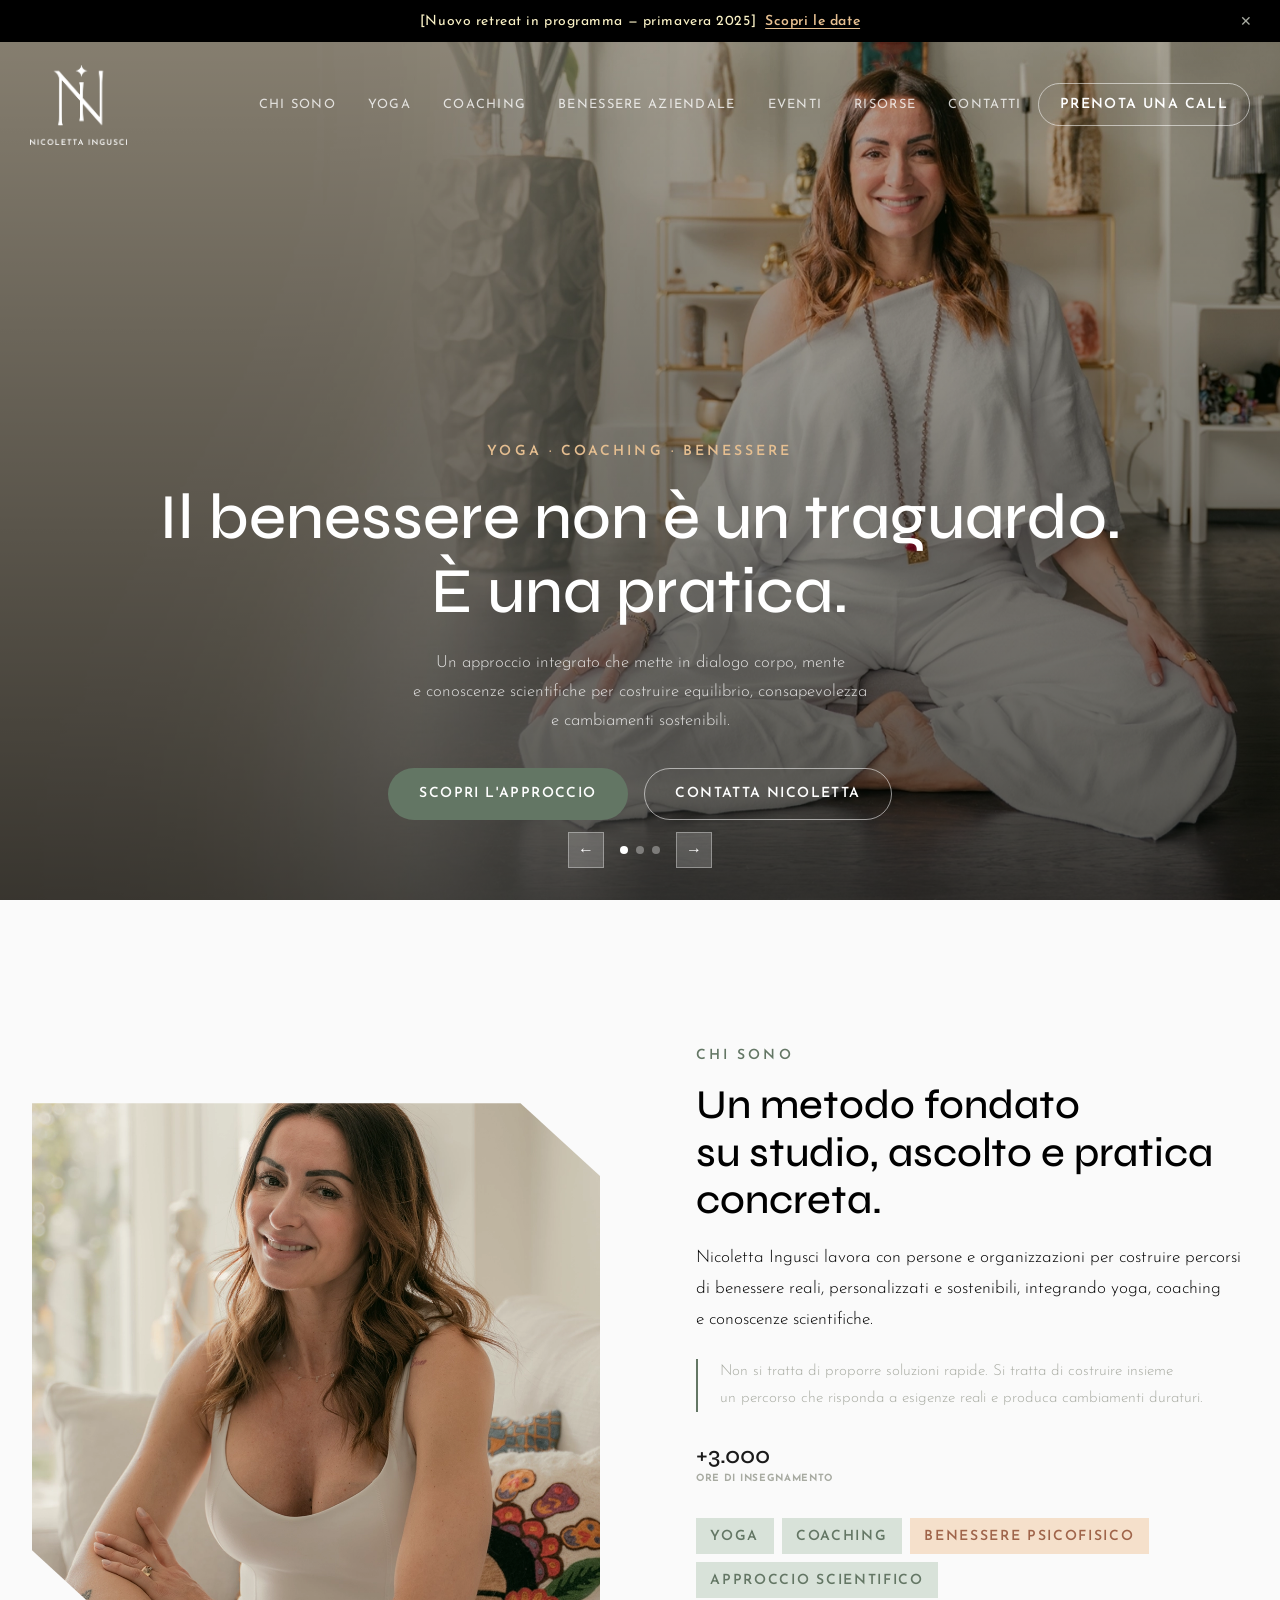
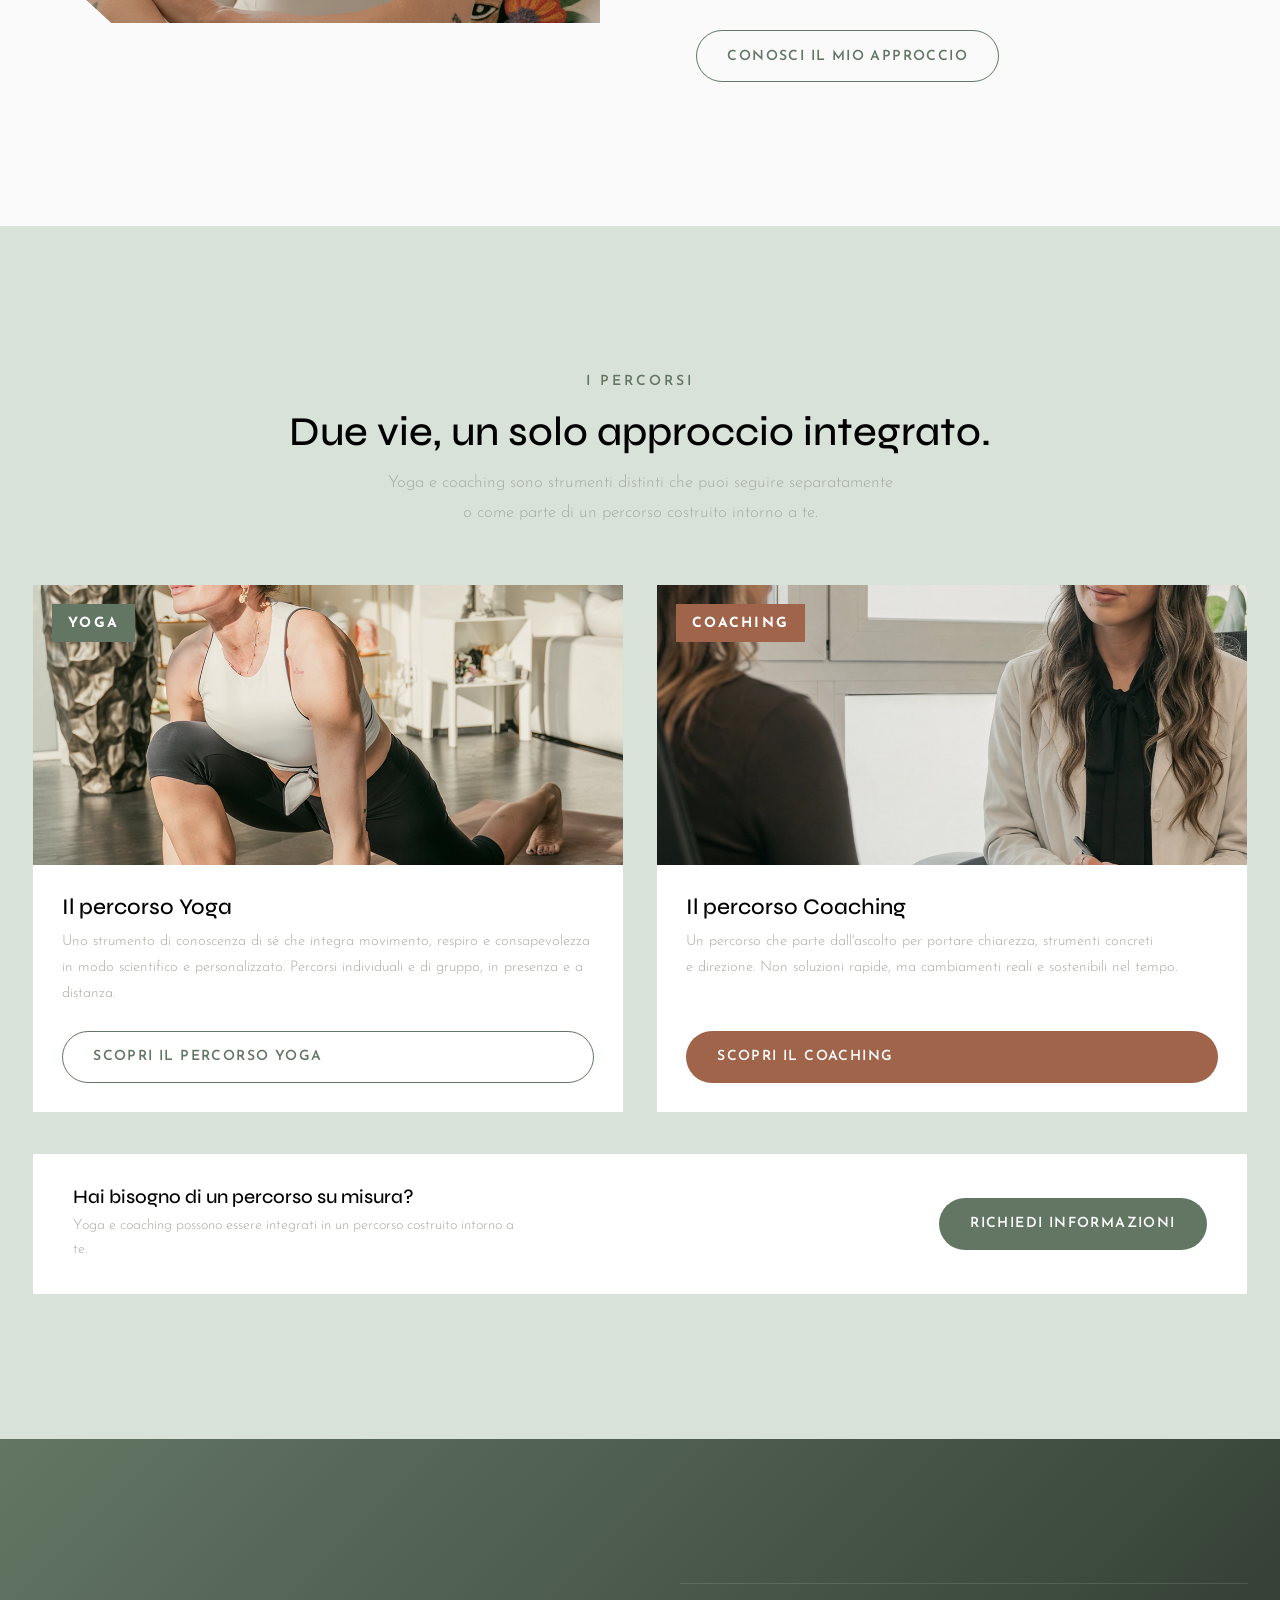
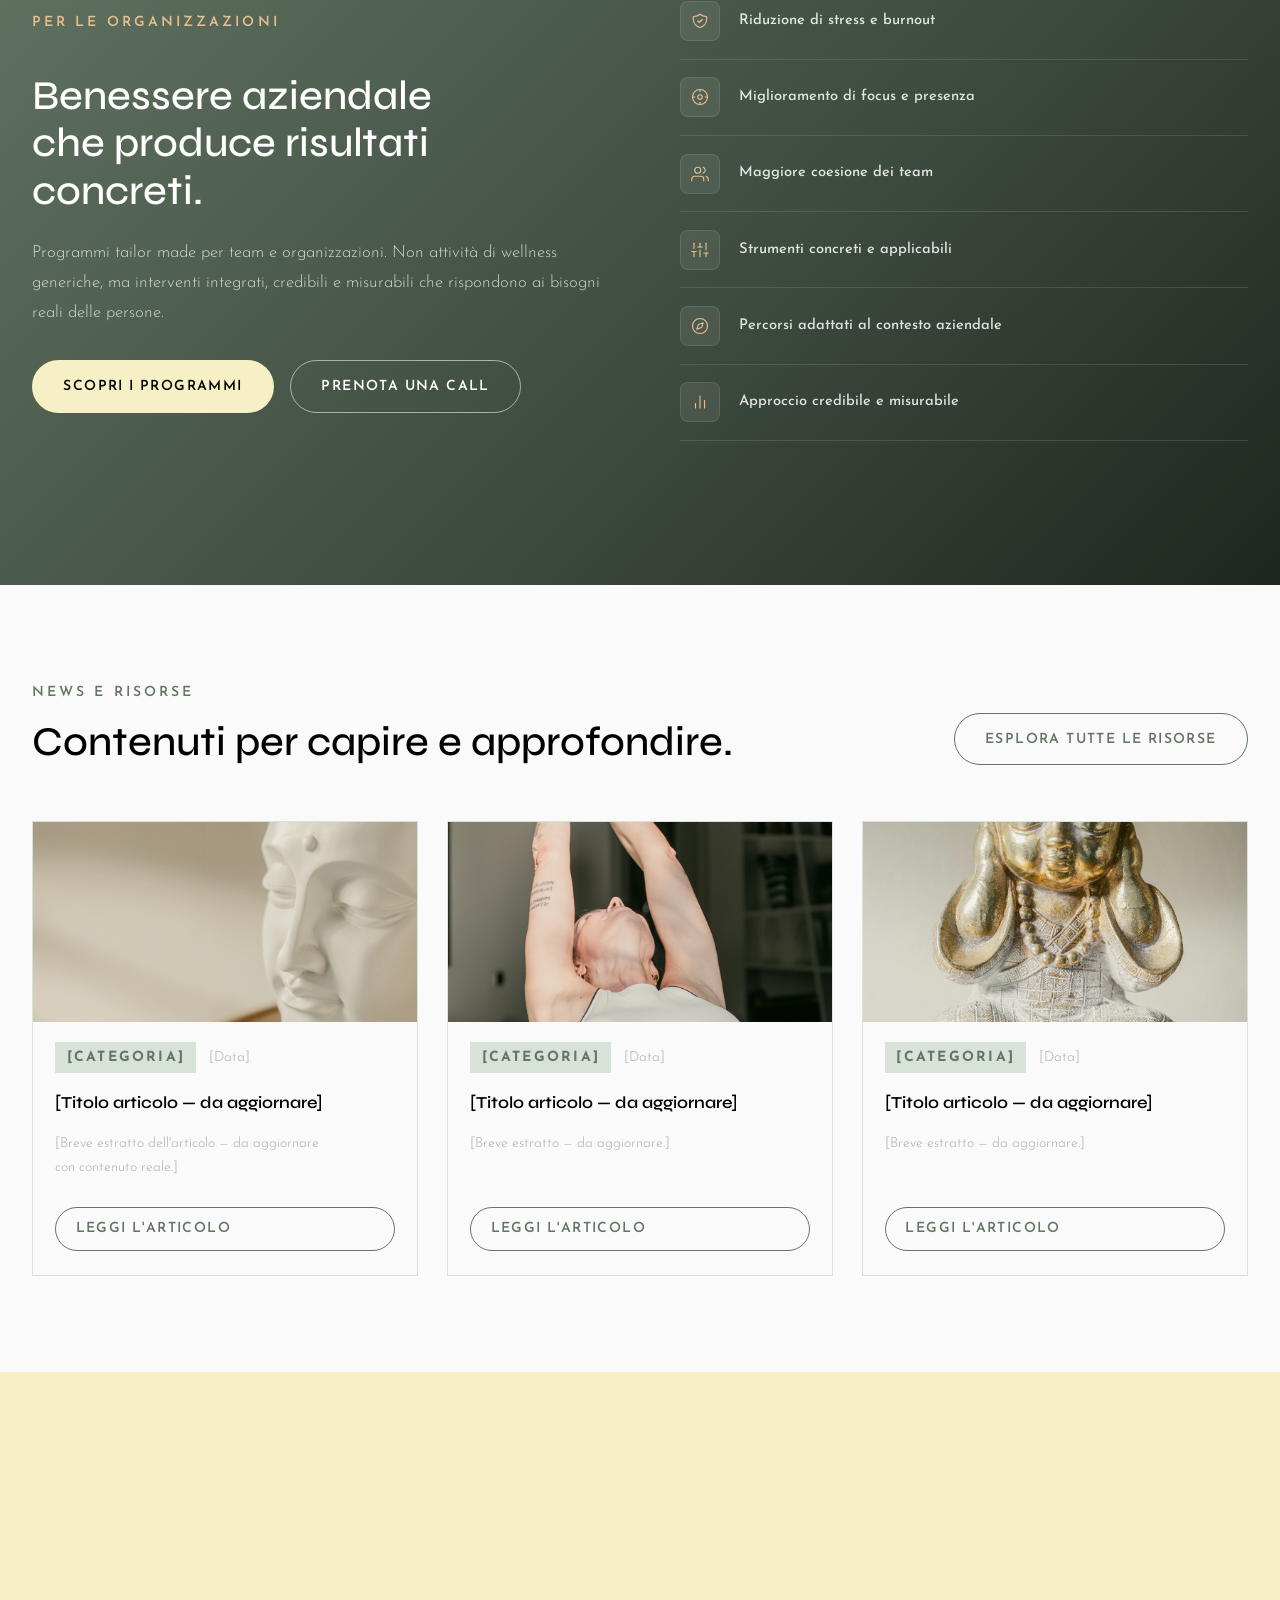
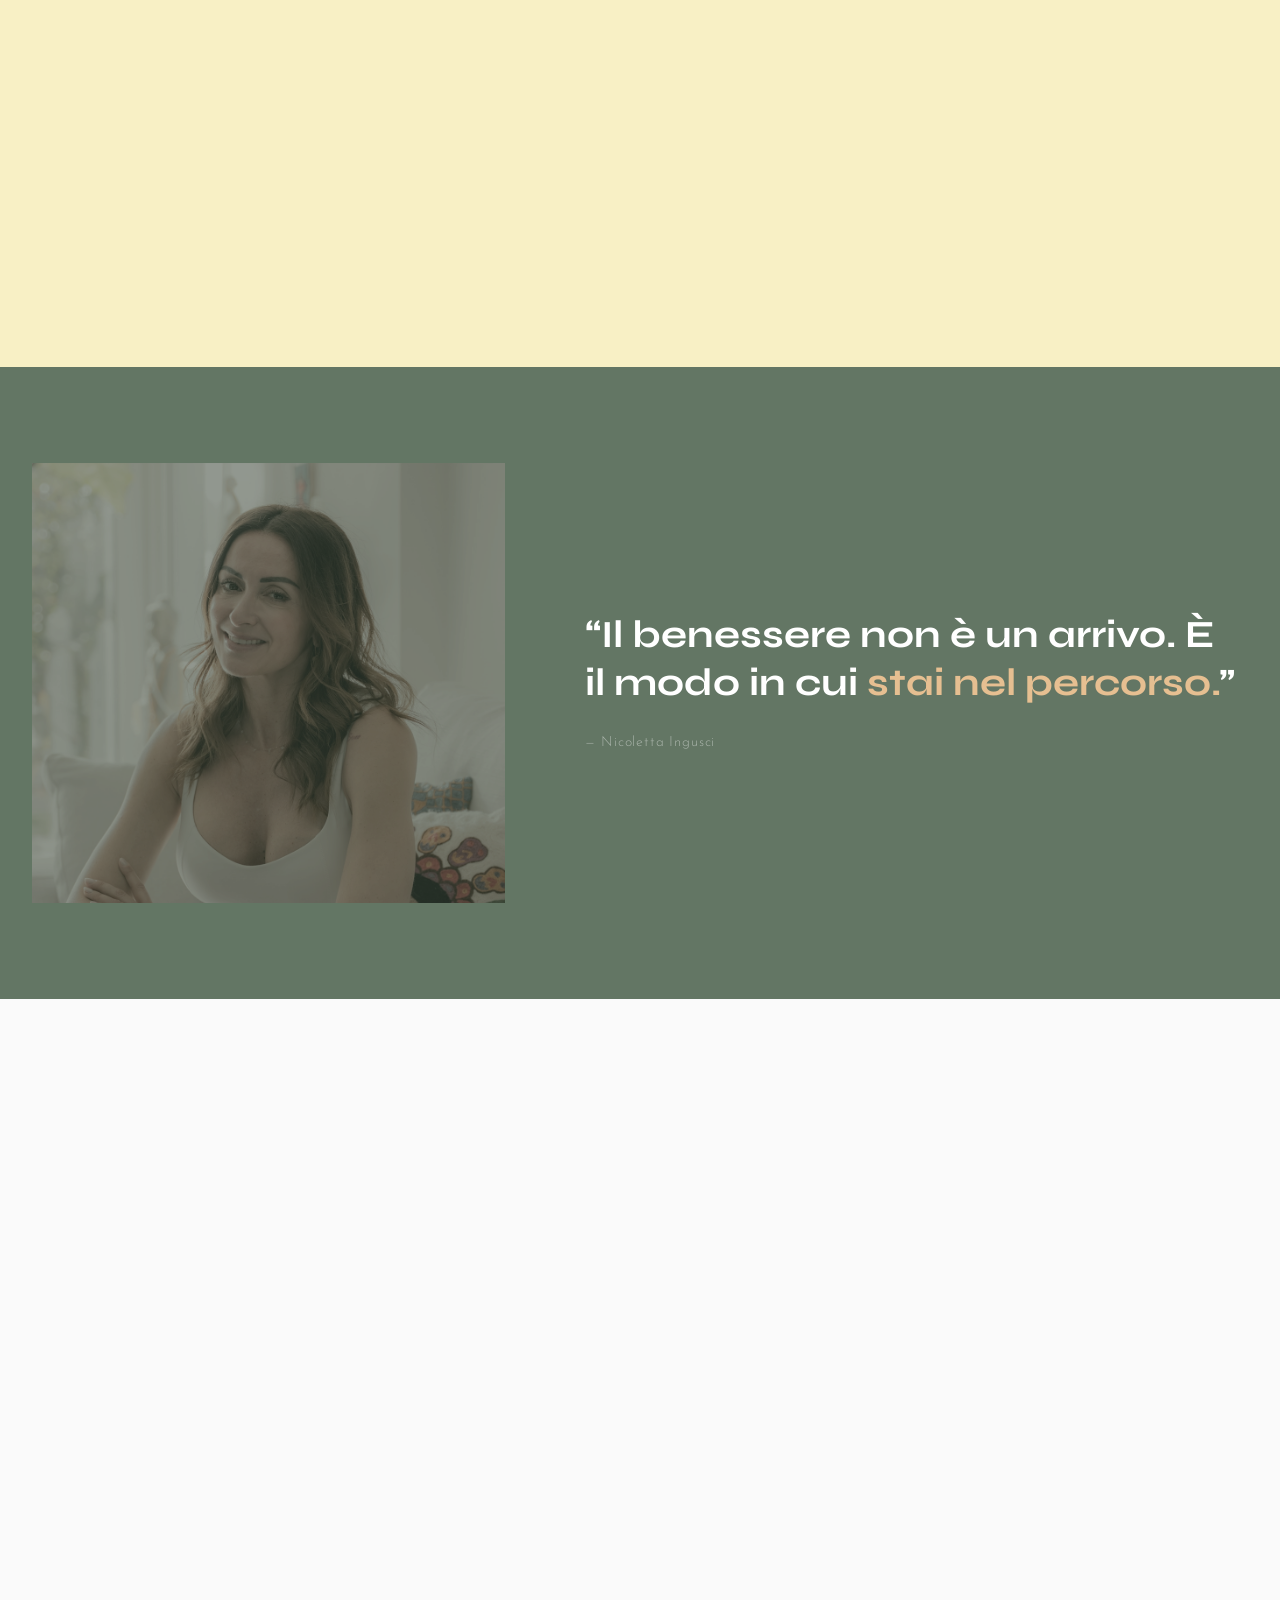
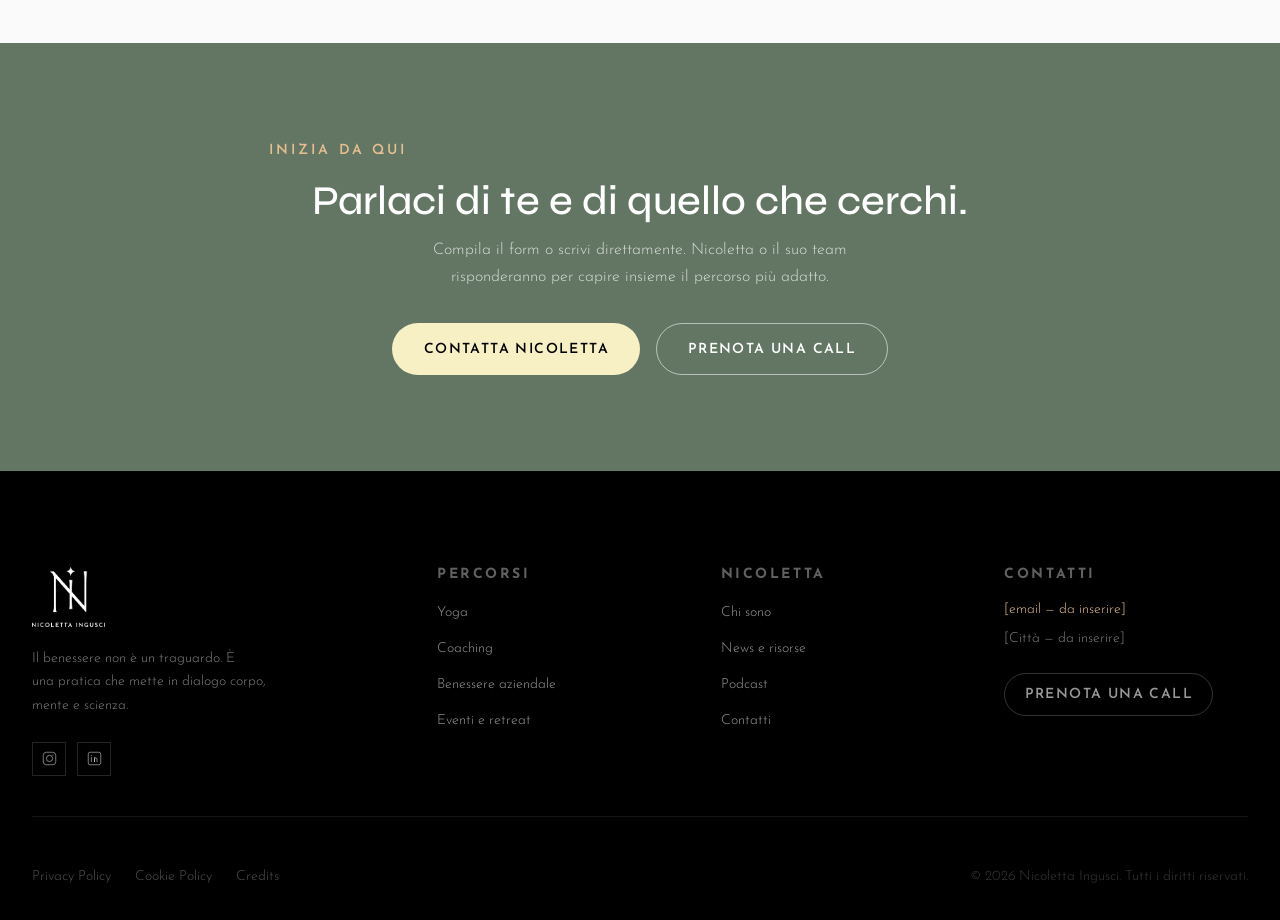
<file: index.html>
<!DOCTYPE html>
<html lang="it">
<head>
  <meta charset="UTF-8"/>
  <meta name="viewport" content="width=device-width, initial-scale=1.0"/>
  <meta name="description" content="Nicoletta Ingusci — Yoga, Coaching e Benessere Aziendale. Un approccio integrato che mette in dialogo corpo, mente e conoscenze scientifiche."/>
  <meta name="robots" content="index, follow"/>
  <link rel="canonical" href="https://nicolettaingusci.it/"/>
  <meta property="og:type" content="website"/>
  <meta property="og:site_name" content="Nicoletta Ingusci"/>
  <meta property="og:locale" content="it_IT"/>
  <meta property="og:title" content="Nicoletta Ingusci — Yoga, Coaching e Benessere Integrato"/>
  <meta property="og:description" content="Nicoletta Ingusci — Yoga, Coaching e Benessere Aziendale. Un approccio integrato che mette in dialogo corpo, mente e conoscenze scientifiche."/>
  <meta property="og:url" content="https://nicolettaingusci.it/"/>
  <meta property="og:image" content="https://nicolettaingusci.it/Assets/Foto/homeherofront.webp"/>
  <meta name="twitter:card" content="summary_large_image"/>
  <meta name="twitter:title" content="Nicoletta Ingusci — Yoga, Coaching e Benessere Integrato"/>
  <meta name="twitter:description" content="Nicoletta Ingusci — Yoga, Coaching e Benessere Aziendale. Un approccio integrato che mette in dialogo corpo, mente e conoscenze scientifiche."/>
  <meta name="twitter:image" content="https://nicolettaingusci.it/Assets/Foto/homeherofront.webp"/>
  <title>Nicoletta Ingusci — Yoga, Coaching e Benessere</title>
  <link rel="preconnect" href="https://fonts.googleapis.com"/>
  <link rel="preconnect" href="https://fonts.gstatic.com" crossorigin/>
  <link rel="stylesheet" href="css/tokens.css"/>
  <link rel="stylesheet" href="css/styles.css"/>
  <script type="application/ld+json">
  {
    "@context": "https://schema.org",
    "@type": "Person",
    "name": "Nicoletta Ingusci",
    "jobTitle": "Istruttrice di Yoga E-RYT 800 e Mental Coach ICF",
    "url": "https://nicolettaingusci.it",
    "image": "https://nicolettaingusci.it/Assets/Foto/lafondatrice.webp",
    "knowsAbout": ["Yoga","Coaching","Benessere Aziendale","Mindfulness","Pranayama"]
  }
  </script>
  <script type="application/ld+json">
  {
    "@context": "https://schema.org",
    "@type": "WebSite",
    "name": "Nicoletta Ingusci",
    "url": "https://nicolettaingusci.it",
    "potentialAction": {
      "@type": "SearchAction",
      "target": "https://nicolettaingusci.it/?s={search_term_string}",
      "query-input": "required name=search_term_string"
    }
  }
  </script>
</head>
<body>

<!-- INFO BAR -->
<div class="info-bar" role="banner" aria-label="Comunicazione in evidenza">
  <span>[Nuovo retreat in programma — primavera 2025] &nbsp;<a href="eventi.html">Scopri le&nbsp;date</a></span>
  <button class="info-bar__close" aria-label="Chiudi barra">&#x2715;</button>
</div>

<!-- HEADER -->
<header class="site-header with-infobar">
  <div class="header-inner">
    <a href="index.html" class="site-header__logo" aria-label="Nicoletta Ingusci — Homepage">
      <img class="site-header__logo--white" src="Assets/Foto/LOGO/BIANCO/niLogocompletobianco.webp" alt="Nicoletta Ingusci" width="160" height="40"/>
      <img class="site-header__logo--dark"  src="Assets/Foto/LOGO/NERO/niLogocompletonero.webp"  alt="Nicoletta Ingusci" width="160" height="40"/>
    </a>
    <nav class="site-nav" aria-label="Navigazione principale">
      <ul class="site-nav__links" role="list">
        <li><a class="site-nav__link" href="chi-sono.html">Chi sono</a></li>
        <li><a class="site-nav__link" href="yoga.html">Yoga</a></li>
        <li><a class="site-nav__link" href="coaching.html">Coaching</a></li>
        <li><a class="site-nav__link" href="benessere-aziendale.html">Benessere aziendale</a></li>
        <li><a class="site-nav__link" href="eventi.html">Eventi</a></li>
        <li><a class="site-nav__link" href="news.html">Risorse</a></li>
        <li><a class="site-nav__link" href="contatti.html">Contatti</a></li>
      </ul>
    </nav>
    <a href="contatti.html" class="btn btn--secondary header-cta">Prenota una&nbsp;call</a>
    <button class="hamburger" aria-label="Apri menu" aria-expanded="false"><span></span><span></span><span></span></button>
  </div>
</header>
<nav class="mobile-nav" aria-label="Menu mobile" aria-hidden="true">
  <a class="mobile-nav__link" href="chi-sono.html">Chi sono</a>
  <a class="mobile-nav__link" href="yoga.html">Yoga</a>
  <a class="mobile-nav__link" href="coaching.html">Coaching</a>
  <a class="mobile-nav__link" href="benessere-aziendale.html">Benessere aziendale</a>
  <a class="mobile-nav__link" href="eventi.html">Eventi</a>
  <a class="mobile-nav__link" href="news.html">Risorse</a>
  <a class="mobile-nav__link" href="contatti.html">Contatti</a>
  <a href="contatti.html" class="btn btn--primary">Prenota una&nbsp;call</a>
</nav>

<main>

<!-- HERO SLIDER -->
<section class="home-hero" aria-label="Presentazione">
  <div class="hero-slides">

    <!-- Slide 1 — Homepage generale -->
    <div class="hero-slide active"
         style="background-image: url('Assets/Foto/homehero.webp');"
         role="group" aria-label="Slide 1 di 3">
      <div class="hero-slide__inner">
        <span class="hero-slide__label">Yoga &middot; Coaching &middot; Benessere</span>
        <h1 class="hero-slide__title">Il benessere non&nbsp;<span style="white-space:nowrap">è un&nbsp;traguardo.</span><br>È una&nbsp;pratica.</h1>
        <p class="hero-slide__desc">Un approccio integrato che&nbsp;mette in dialogo corpo, mente e&nbsp;conoscenze scientifiche per&nbsp;costruire equilibrio, consapevolezza e&nbsp;cambiamenti sostenibili.</p>
        <div class="hero-slide__ctas">
          <a href="chi-sono.html" class="btn btn--primary">Scopri l'approccio</a>
          <a href="contatti.html" class="btn btn--secondary">Contatta Nicoletta</a>
        </div>
      </div>
    </div>

    <!-- Slide 2 — Yoga -->
    <div class="hero-slide"
         style="background-image: url('Assets/Foto/yoga.webp');"
         role="group" aria-label="Slide 2 di 3">
      <div class="hero-slide__inner">
        <span class="hero-slide__label">Percorso Yoga</span>
        <h1 class="hero-slide__title">Movimento,<br>respiro e&nbsp;consapevolezza.</h1>
        <p class="hero-slide__desc">Percorsi individuali e&nbsp;di gruppo che&nbsp;integrano pratica, anatomia e&nbsp;conoscenze scientifiche. In presenza e&nbsp;a distanza.</p>
        <div class="hero-slide__ctas">
          <a href="yoga.html" class="btn btn--primary">Scopri il&nbsp;percorso Yoga</a>
          <a href="contatti.html" class="btn btn--secondary">Prenota una&nbsp;call</a>
        </div>
      </div>
    </div>

    <!-- Slide 3 — Coaching -->
    <div class="hero-slide"
         style="background-image: url('Assets/Foto/coaching.webp');"
         role="group" aria-label="Slide 3 di 3">
      <div class="hero-slide__inner">
        <span class="hero-slide__label">Percorso Coaching</span>
        <h1 class="hero-slide__title">Chiarezza,<br>direzione e&nbsp;cambiamento reale.</h1>
        <p class="hero-slide__desc">Non soluzioni rapide, ma&nbsp;un&nbsp;metodo strutturato per&nbsp;fare chiarezza su&nbsp;sé stessi e&nbsp;costruire cambiamenti che&nbsp;durano.</p>
        <div class="hero-slide__ctas">
          <a href="coaching.html" class="btn btn--primary">Scopri il&nbsp;Coaching</a>
          <a href="contatti.html" class="btn btn--secondary">Prenota una&nbsp;call</a>
        </div>
      </div>
    </div>

  </div>

  <!-- Controlli -->
  <div class="hero-controls" aria-label="Navigazione slider">
    <button class="hero-btn hero-prev" aria-label="Slide precedente">&#8592;</button>
    <div class="hero-dots" role="tablist" aria-label="Seleziona slide">
      <button class="hero-dot active" role="tab" aria-selected="true" aria-label="Slide 1"></button>
      <button class="hero-dot" role="tab" aria-selected="false" aria-label="Slide 2"></button>
      <button class="hero-dot" role="tab" aria-selected="false" aria-label="Slide 3"></button>
    </div>
    <button class="hero-btn hero-next" aria-label="Slide successiva">&#8594;</button>
  </div>
</section>

<!-- NICOLETTA PREVIEW -->
<section class="section section--neutral section--lg" aria-label="Chi è Nicoletta Ingusci">
  <div class="container">
    <div class="nicoletta-preview__inner">
      <div class="nicoletta-preview__image reveal">
        <div class="nicoletta-preview__img-container">
          <img src="Assets/Foto/lafondatrice.webp" alt="Nicoletta Ingusci" loading="lazy"/>
        </div>
      </div>
      <div class="nicoletta-preview__text reveal">
        <span class="section-label">Chi sono</span>
        <h2 style="margin-bottom:1.2rem;">Un metodo fondato su&nbsp;studio, ascolto e&nbsp;pratica concreta.</h2>
        <p class="nicoletta-preview__intro">Nicoletta Ingusci lavora con&nbsp;persone e&nbsp;organizzazioni per&nbsp;costruire percorsi di&nbsp;benessere reali, personalizzati e&nbsp;sostenibili, integrando yoga, coaching e&nbsp;conoscenze scientifiche.</p>
        <div class="nicoletta-preview__method">
          Non si tratta di&nbsp;proporre soluzioni rapide. Si tratta di&nbsp;costruire insieme un&nbsp;percorso che&nbsp;risponda a esigenze reali e&nbsp;produca cambiamenti duraturi.
        </div>
        <div class="nicoletta-stat">
          <span class="nicoletta-stat__num js-count" data-target="3000">+3.000</span>
          <span class="nicoletta-stat__label">ore di&nbsp;insegnamento</span>
        </div>
        <div class="nicoletta-preview__tags">
          <span class="tag tag--green">Yoga</span>
          <span class="tag tag--green">Coaching</span>
          <span class="tag tag--peach">Benessere psicofisico</span>
          <span class="tag tag--green">Approccio scientifico</span>
        </div>
        <a href="chi-sono.html" class="btn btn--outline">Conosci il&nbsp;mio approccio</a>
      </div>
    </div>
  </div>
</section>

<!-- PERCORSI -->
<section class="section section--green section--lg" aria-label="Percorsi Yoga e Coaching">
  <div class="container">
    <div class="section__header section__header--centered reveal">
      <span class="section-label">I percorsi</span>
      <h2>Due vie, un&nbsp;solo approccio integrato.</h2>
      <p class="section__intro" style="margin-inline:auto;">Yoga e&nbsp;coaching sono strumenti distinti che&nbsp;puoi seguire separatamente o&nbsp;come parte di&nbsp;un&nbsp;percorso costruito intorno a te.</p>
    </div>
    <div class="grid-2 reveal" style="gap:2rem;">
      <article class="percorso-card percorso-card--yoga">
        <div class="percorso-card__image">
          <img src="Assets/Foto/yoga.webp" alt="Percorso Yoga" loading="lazy"/>
          <div class="percorso-card__badge">Yoga</div>
        </div>
        <div class="percorso-card__body">
          <h3 class="percorso-card__title">Il percorso Yoga</h3>
          <p class="percorso-card__desc">Uno strumento di&nbsp;conoscenza di&nbsp;sé che&nbsp;integra movimento, respiro e&nbsp;consapevolezza in modo scientifico e&nbsp;personalizzato. Percorsi individuali e&nbsp;di gruppo, in presenza e&nbsp;a distanza.</p>
          <a href="yoga.html" class="btn btn--outline">Scopri il&nbsp;percorso Yoga</a>
        </div>
      </article>
      <article class="percorso-card percorso-card--coaching">
        <div class="percorso-card__image">
          <img src="Assets/Foto/coaching.webp" alt="Percorso Coaching" loading="lazy"/>
          <div class="percorso-card__badge">Coaching</div>
        </div>
        <div class="percorso-card__body">
          <h3 class="percorso-card__title">Il percorso Coaching</h3>
          <p class="percorso-card__desc">Un percorso che&nbsp;parte dall'ascolto per&nbsp;portare chiarezza, strumenti concreti e&nbsp;direzione. Non soluzioni rapide, ma&nbsp;cambiamenti reali e&nbsp;sostenibili nel&nbsp;tempo.</p>
          <a href="coaching.html" class="btn btn--warm">Scopri il&nbsp;Coaching</a>
        </div>
      </article>
    </div>
    <div style="margin-top:2.5rem;background:var(--c-white);padding:2rem 2.5rem;border:1px solid var(--c-green-100);display:flex;align-items:center;justify-content:space-between;gap:2rem;flex-wrap:wrap;" class="reveal">
      <div>
        <h3 style="font-size:1.2rem;margin-bottom:0.4rem;">Hai bisogno di&nbsp;un&nbsp;percorso su&nbsp;misura?</h3>
        <p style="color:var(--c-neutral-400);font-size:0.9rem;max-width:50ch;">Yoga e&nbsp;coaching possono essere integrati in un&nbsp;percorso costruito intorno a te.</p>
      </div>
      <a href="contatti.html" class="btn btn--primary">Richiedi informazioni</a>
    </div>
  </div>
</section>

<!-- BENESSERE AZIENDALE -->
<section class="section section--lg aziendale-section" aria-label="Benessere Aziendale">
  <div class="container">
    <div class="az-home-grid reveal">
      <!-- Colonna sinistra: testo + CTA -->
      <div class="az-home-text">
        <span class="section-label section-label--peach">Per le&nbsp;organizzazioni</span>
        <h2 class="aziendale-section__title">Benessere aziendale che&nbsp;produce risultati concreti.</h2>
        <p class="aziendale-section__text">Programmi tailor made per&nbsp;team e&nbsp;organizzazioni. Non attività di&nbsp;wellness generiche, ma&nbsp;interventi integrati, credibili e&nbsp;misurabili che&nbsp;rispondono ai&nbsp;bisogni reali delle&nbsp;persone.</p>
        <div class="az-home-ctas">
          <a href="benessere-aziendale.html" class="btn btn--cream">Scopri i programmi</a>
          <a href="contatti.html" class="btn btn--secondary">Prenota una&nbsp;call</a>
        </div>
      </div>
      <!-- Colonna destra: lista benefici con icone -->
      <ul class="az-home-list">
        <li class="az-home-list__item">
          <span class="az-home-list__icon" aria-hidden="true"><svg width="18" height="18" viewBox="0 0 24 24" fill="none" stroke="currentColor" stroke-width="1.5" stroke-linecap="round" stroke-linejoin="round"><path d="M9 12l2 2 4-4m5.618-4.016A11.955 11.955 0 0112 2.944a11.955 11.955 0 01-8.618 3.04A12.02 12.02 0 003 9c0 5.591 3.824 10.29 9 11.622 5.176-1.332 9-6.03 9-11.622 0-1.042-.133-2.052-.382-3.016z"/></svg></span>
          <span class="az-home-list__label">Riduzione di&nbsp;stress e&nbsp;burnout</span>
        </li>
        <li class="az-home-list__item">
          <span class="az-home-list__icon" aria-hidden="true"><svg width="18" height="18" viewBox="0 0 24 24" fill="none" stroke="currentColor" stroke-width="1.5" stroke-linecap="round" stroke-linejoin="round"><circle cx="12" cy="12" r="10"/><circle cx="12" cy="12" r="3"/><line x1="12" y1="2" x2="12" y2="5"/><line x1="12" y1="19" x2="12" y2="22"/><line x1="2" y1="12" x2="5" y2="12"/><line x1="19" y1="12" x2="22" y2="12"/></svg></span>
          <span class="az-home-list__label">Miglioramento di&nbsp;focus e&nbsp;presenza</span>
        </li>
        <li class="az-home-list__item">
          <span class="az-home-list__icon" aria-hidden="true"><svg width="18" height="18" viewBox="0 0 24 24" fill="none" stroke="currentColor" stroke-width="1.5" stroke-linecap="round" stroke-linejoin="round"><path d="M17 21v-2a4 4 0 00-4-4H5a4 4 0 00-4 4v2"/><circle cx="9" cy="7" r="4"/><path d="M23 21v-2a4 4 0 00-3-3.87M16 3.13a4 4 0 010 7.75"/></svg></span>
          <span class="az-home-list__label">Maggiore coesione dei&nbsp;team</span>
        </li>
        <li class="az-home-list__item">
          <span class="az-home-list__icon" aria-hidden="true"><svg width="18" height="18" viewBox="0 0 24 24" fill="none" stroke="currentColor" stroke-width="1.5" stroke-linecap="round" stroke-linejoin="round"><line x1="4" y1="21" x2="4" y2="14"/><line x1="4" y1="10" x2="4" y2="3"/><line x1="12" y1="21" x2="12" y2="12"/><line x1="12" y1="8" x2="12" y2="3"/><line x1="20" y1="21" x2="20" y2="16"/><line x1="20" y1="12" x2="20" y2="3"/><line x1="1" y1="14" x2="7" y2="14"/><line x1="9" y1="8" x2="15" y2="8"/><line x1="17" y1="16" x2="23" y2="16"/></svg></span>
          <span class="az-home-list__label">Strumenti concreti e&nbsp;applicabili</span>
        </li>
        <li class="az-home-list__item">
          <span class="az-home-list__icon" aria-hidden="true"><svg width="18" height="18" viewBox="0 0 24 24" fill="none" stroke="currentColor" stroke-width="1.5" stroke-linecap="round" stroke-linejoin="round"><circle cx="12" cy="12" r="10"/><polygon points="16.24 7.76 14.12 14.12 7.76 16.24 9.88 9.88 16.24 7.76"/></svg></span>
          <span class="az-home-list__label">Percorsi adattati al&nbsp;contesto aziendale</span>
        </li>
        <li class="az-home-list__item">
          <span class="az-home-list__icon" aria-hidden="true"><svg width="18" height="18" viewBox="0 0 24 24" fill="none" stroke="currentColor" stroke-width="1.5" stroke-linecap="round" stroke-linejoin="round"><line x1="18" y1="20" x2="18" y2="10"/><line x1="12" y1="20" x2="12" y2="4"/><line x1="6" y1="20" x2="6" y2="14"/></svg></span>
          <span class="az-home-list__label">Approccio credibile e&nbsp;misurabile</span>
        </li>
      </ul>
    </div>
  </div>
</section>

<!-- NEWS PREVIEW -->
<section class="section section--neutral" aria-label="News e Risorse">
  <div class="container">
    <div class="section__header section__header--flex reveal">
      <div>
        <span class="section-label">News e&nbsp;Risorse</span>
        <h2>Contenuti per&nbsp;capire e&nbsp;approfondire.</h2>
      </div>
      <a href="news.html" class="btn btn--outline" style="flex-shrink:0;">Esplora tutte le&nbsp;risorse</a>
    </div>
    <div class="grid-3 reveal">
      <article class="news-card">
        <div class="news-card__image"><img src="Assets/Foto/newseeventi.webp" alt="[Articolo in evidenza]" loading="lazy"/></div>
        <div class="news-card__body">
          <div class="news-card__meta"><span class="news-card__cat">[Categoria]</span><time class="news-card__date">[Data]</time></div>
          <h3 class="news-card__title">[Titolo articolo — da&nbsp;aggiornare]</h3>
          <p class="news-card__excerpt">[Breve estratto dell'articolo — da&nbsp;aggiornare con&nbsp;contenuto reale.]</p>
          <a href="news.html" class="btn btn--outline" style="font-size:0.875rem;padding:0.6rem 1.2rem;">Leggi l'articolo</a>
        </div>
      </article>
      <article class="news-card">
        <div class="news-card__image"><img src="Assets/Foto/newseeventi2.webp" alt="[Articolo]" loading="lazy"/></div>
        <div class="news-card__body">
          <div class="news-card__meta"><span class="news-card__cat">[Categoria]</span><time class="news-card__date">[Data]</time></div>
          <h3 class="news-card__title">[Titolo articolo — da&nbsp;aggiornare]</h3>
          <p class="news-card__excerpt">[Breve estratto — da&nbsp;aggiornare.]</p>
          <a href="news.html" class="btn btn--outline" style="font-size:0.875rem;padding:0.6rem 1.2rem;">Leggi l'articolo</a>
        </div>
      </article>
      <article class="news-card">
        <div class="news-card__image"><img src="Assets/Foto/newseeventi3.webp" alt="[Articolo]" loading="lazy"/></div>
        <div class="news-card__body">
          <div class="news-card__meta"><span class="news-card__cat">[Categoria]</span><time class="news-card__date">[Data]</time></div>
          <h3 class="news-card__title">[Titolo articolo — da&nbsp;aggiornare]</h3>
          <p class="news-card__excerpt">[Breve estratto — da&nbsp;aggiornare.]</p>
          <a href="news.html" class="btn btn--outline" style="font-size:0.875rem;padding:0.6rem 1.2rem;">Leggi l'articolo</a>
        </div>
      </article>
    </div>
  </div>
</section>

<!-- EVENTO PREVIEW -->
<section class="section section--cream" aria-label="Prossimo evento">
  <div class="container">
    <div class="section__header section__header--flex reveal">
      <div>
        <span class="section-label">Prossimi appuntamenti</span>
        <h2>Il prossimo evento.</h2>
      </div>
      <a href="eventi.html" class="btn btn--outline" style="flex-shrink:0;">Vedi tutti gli&nbsp;eventi</a>
    </div>
    <div class="reveal">
      <article class="evento-card">
        <div class="evento-card__image">
          <img src="Assets/Foto/newseeventi.webp" alt="[Evento — da aggiornare]" loading="lazy"/>
          <div class="evento-card__image-overlay" aria-hidden="true"></div>
          <div class="evento-card__date-badge" aria-label="Data">
            <span class="evento-card__date-day">[GG]</span>
            <span class="evento-card__date-month">[Mes]</span>
          </div>
          <span class="evento-card__type-badge">[Tipologia]</span>
        </div>
        <div class="evento-card__body">
          <h3 class="evento-card__title">[Nome evento — da&nbsp;aggiornare con&nbsp;informazioni reali]</h3>
          <div class="evento-card__place">
            <svg width="13" height="13" viewBox="0 0 14 14" fill="none" aria-hidden="true"><path d="M7 1C4.79 1 3 2.79 3 5c0 3.25 4 8 4 8s4-4.75 4-8c0-2.21-1.79-4-4-4z" stroke="#637664" stroke-width="1.2"/><circle cx="7" cy="5" r="1.5" stroke="#637664" stroke-width="1.2"/></svg>
            [Luogo — da&nbsp;aggiornare]
          </div>
          <p class="evento-card__desc">[Breve descrizione dell'evento. Da aggiornare con&nbsp;dati reali non appena disponibili.]</p>
          <a href="eventi.html" class="btn btn--primary" style="font-size:0.875rem;">Scopri l'evento e&nbsp;prenota</a>
        </div>
      </article>
    </div>
  </div>
</section>

<!-- TESTIMONIANZE -->
<div class="visual-break" aria-hidden="true">
  <div class="container">
    <div class="visual-break__inner">
      <div class="visual-break__image">
        <img src="Assets/Foto/lafondatrice.webp" alt="" loading="lazy"/>
      </div>
      <blockquote>
        <p class="visual-break__quote">&ldquo;Il benessere non è un&nbsp;arrivo. È il&nbsp;modo in cui <em>stai nel&nbsp;percorso.</em>&rdquo;</p>
        <footer class="visual-break__attr">— Nicoletta Ingusci</footer>
      </blockquote>
    </div>
  </div>
</div>
<section class="section section--neutral" aria-label="Testimonianze">
  <div class="container">
    <div class="section__header section__header--centered reveal">
      <span class="section-label">Testimonianze</span>
      <h2>Le parole di&nbsp;chi ha scelto questo&nbsp;percorso.</h2>
    </div>
    <div class="grid-3 reveal" role="list">
      <article class="testi-card" role="listitem">
        <div class="testi-card__mark" aria-hidden="true">&ldquo;</div>
        <p class="testi-card__text">[Testimonianza — da&nbsp;aggiornare con&nbsp;una&nbsp;recensione reale e&nbsp;autorizzata. Non inventare contenuti.]</p>
        <div class="testi-card__footer">
          <p class="testi-card__name">[Nome — da&nbsp;aggiornare]</p>
          <p class="testi-card__role">[Ruolo o&nbsp;contesto — opzionale]</p>
          <span class="testi-card__path">[Percorso: Yoga / Coaching]</span>
        </div>
      </article>
      <article class="testi-card" role="listitem">
        <div class="testi-card__mark" aria-hidden="true">&ldquo;</div>
        <p class="testi-card__text">[Testimonianza — da&nbsp;aggiornare con&nbsp;una&nbsp;recensione reale e&nbsp;autorizzata.]</p>
        <div class="testi-card__footer">
          <p class="testi-card__name">[Nome — da&nbsp;aggiornare]</p>
          <p class="testi-card__role">[Ruolo — opzionale]</p>
          <span class="testi-card__path">[Percorso: Benessere Aziendale]</span>
        </div>
      </article>
      <article class="testi-card" role="listitem">
        <div class="testi-card__mark" aria-hidden="true">&ldquo;</div>
        <p class="testi-card__text">[Testimonianza — da&nbsp;aggiornare con&nbsp;una&nbsp;recensione reale e&nbsp;autorizzata.]</p>
        <div class="testi-card__footer">
          <p class="testi-card__name">[Nome — da&nbsp;aggiornare]</p>
          <p class="testi-card__role">[Ruolo — opzionale]</p>
          <span class="testi-card__path">[Percorso: Yoga / Coaching]</span>
        </div>
      </article>
    </div>
  </div>
</section>

<!-- CTA CONTATTO -->
<section class="cta-block" aria-label="Contatto">
  <div class="container" style="position:relative;z-index:1;">
    <p class="section-label section-label--light" style="text-align:center;">Inizia da&nbsp;qui</p>
    <h2 class="cta-block__title">Parlaci di&nbsp;te e&nbsp;di quello che&nbsp;cerchi.</h2>
    <p class="cta-block__text">Compila il&nbsp;form o&nbsp;scrivi direttamente. Nicoletta o&nbsp;il suo team risponderanno per&nbsp;capire insieme il&nbsp;percorso più adatto.</p>
    <div class="cta-block__ctas">
      <a href="contatti.html" class="btn btn--cream">Contatta Nicoletta</a>
      <a href="contatti.html" class="btn btn--secondary">Prenota una&nbsp;call</a>
    </div>
  </div>
</section>

</main>

<!-- FOOTER -->
<footer class="site-footer" role="contentinfo">
  <div class="container">
    <div class="footer__main">
      <div class="footer__brand">
        <div class="footer__logo"><a href="index.html" aria-label="Torna in cima"><img src="Assets/Foto/LOGO/BIANCO/niLogocompletobianco.webp" alt="Nicoletta Ingusci" width="150" height="38" loading="lazy"/></a></div>
        <p class="footer__payoff">Il benessere non è un&nbsp;traguardo. È una&nbsp;pratica che&nbsp;mette in dialogo corpo, mente e&nbsp;scienza.</p>
        <div class="footer__social" aria-label="Social media">
          <a href="#" class="footer__social-link" aria-label="Instagram"><svg width="15" height="15" viewBox="0 0 24 24" fill="none"><rect x="2" y="2" width="20" height="20" rx="5" stroke="currentColor" stroke-width="1.5"/><circle cx="12" cy="12" r="5" stroke="currentColor" stroke-width="1.5"/><circle cx="17.5" cy="6.5" r="1" fill="currentColor"/></svg></a>
          <a href="#" class="footer__social-link" aria-label="LinkedIn"><svg width="15" height="15" viewBox="0 0 24 24" fill="none"><rect x="2" y="2" width="20" height="20" rx="3" stroke="currentColor" stroke-width="1.5"/><path d="M7 10v7M7 7v.5M12 17v-4a2 2 0 014 0v4M12 10v7" stroke="currentColor" stroke-width="1.5" stroke-linecap="round"/></svg></a>
        </div>
      </div>
      <div class="footer__col">
        <h5>Percorsi</h5>
        <ul class="footer__links" role="list">
          <li><a class="footer__link" href="yoga.html">Yoga</a></li>
          <li><a class="footer__link" href="coaching.html">Coaching</a></li>
          <li><a class="footer__link" href="benessere-aziendale.html">Benessere aziendale</a></li>
          <li><a class="footer__link" href="eventi.html">Eventi e&nbsp;retreat</a></li>
        </ul>
      </div>
      <div class="footer__col">
        <h5>Nicoletta</h5>
        <ul class="footer__links" role="list">
          <li><a class="footer__link" href="chi-sono.html">Chi sono</a></li>
          <li><a class="footer__link" href="news.html">News e&nbsp;risorse</a></li>
          <li><a class="footer__link" href="podcast.html">Podcast</a></li>
          <li><a class="footer__link" href="contatti.html">Contatti</a></li>
        </ul>
      </div>
      <div class="footer__col">
        <h5>Contatti</h5>
        <p class="footer__contact-item"><a href="mailto:[email@dominio.it]">[email — da&nbsp;inserire]</a></p>
        <p class="footer__contact-item">[Città — da&nbsp;inserire]</p>
        <a href="contatti.html" class="btn btn--outline" style="color:rgba(255,255,255,0.6);border-color:rgba(255,255,255,0.2);font-size:0.875rem;margin-top:1rem;padding:0.55rem 1.2rem;">Prenota una&nbsp;call</a>
      </div>
    </div>
    <div class="footer__bottom">
      <nav class="footer__legal" aria-label="Link legali"><a href="#">Privacy Policy</a><a href="#">Cookie Policy</a><a href="#">Credits</a></nav>
      <p class="footer__copy">&copy; <span class="footer-year"></span> Nicoletta Ingusci. Tutti i diritti riservati.</p>
    </div>
  </div>
</footer>

<script src="js/main.js"></script>
</body>
</html>
</file>
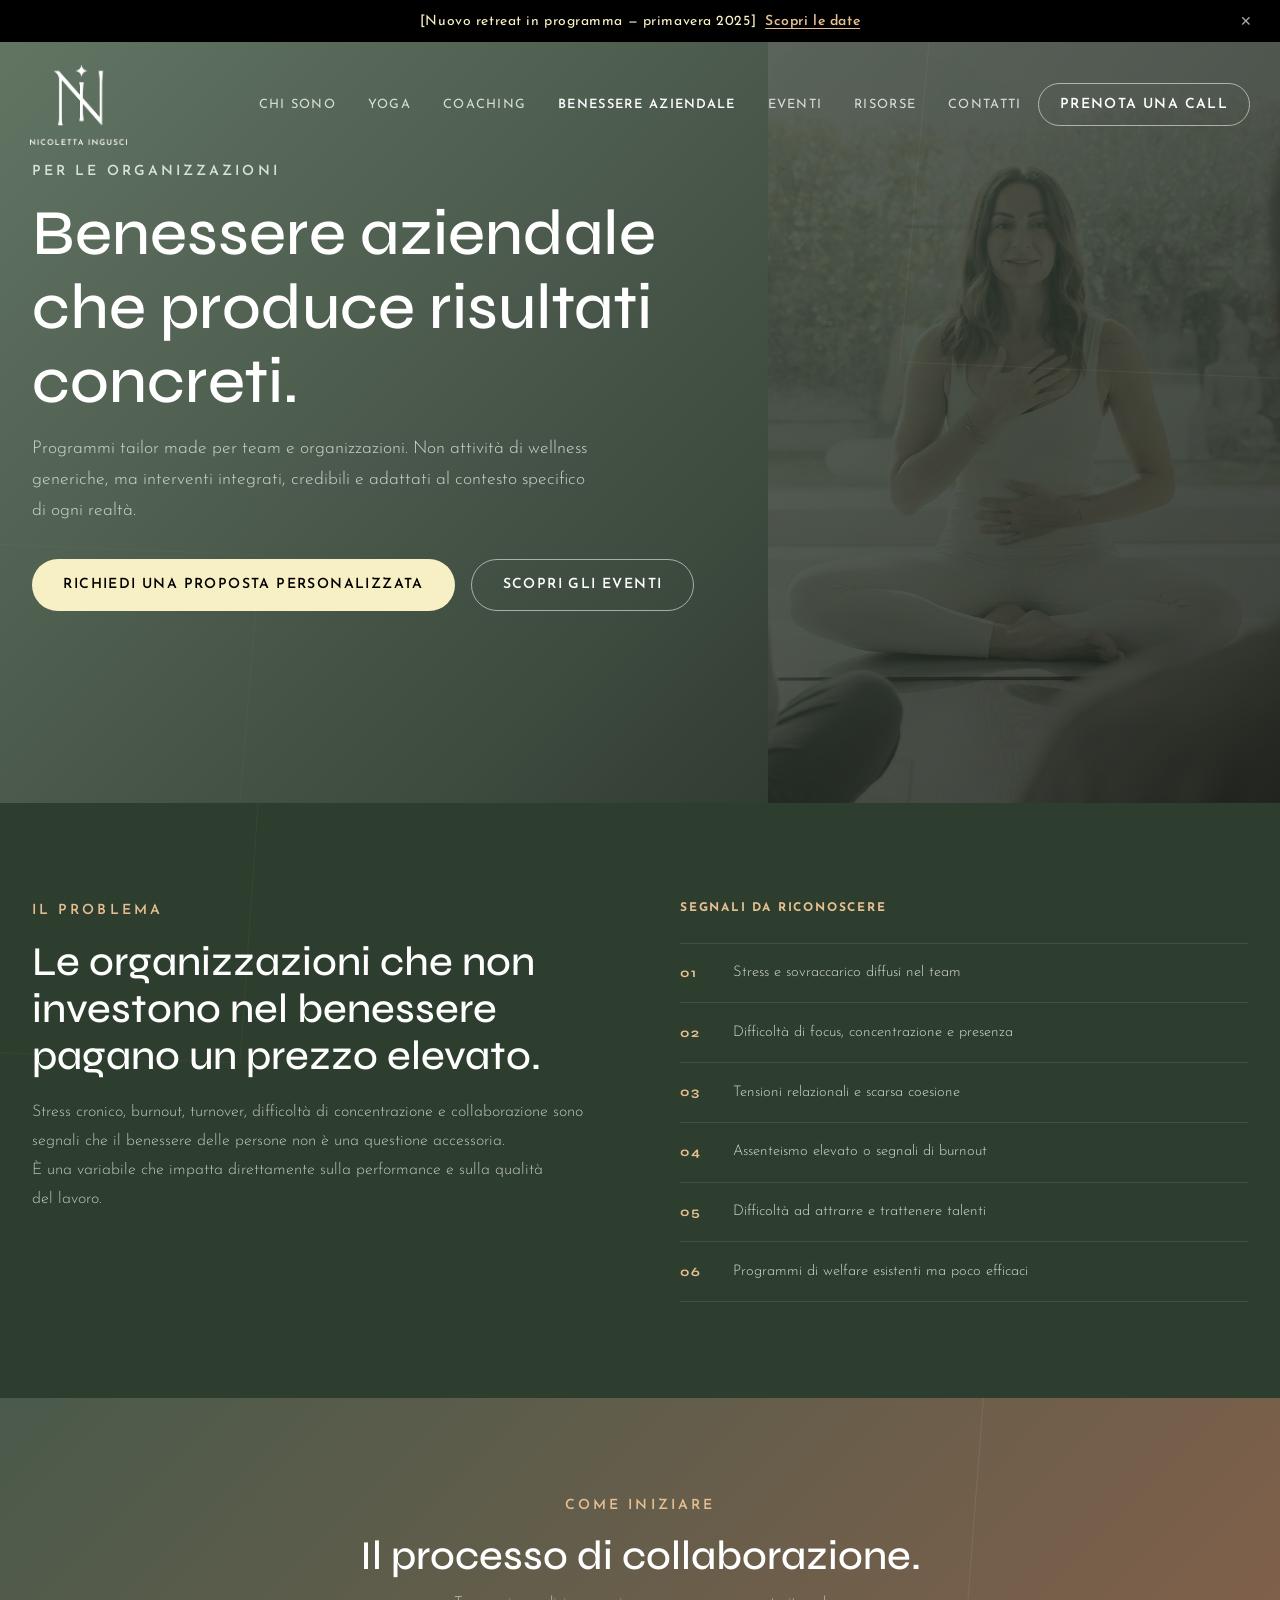
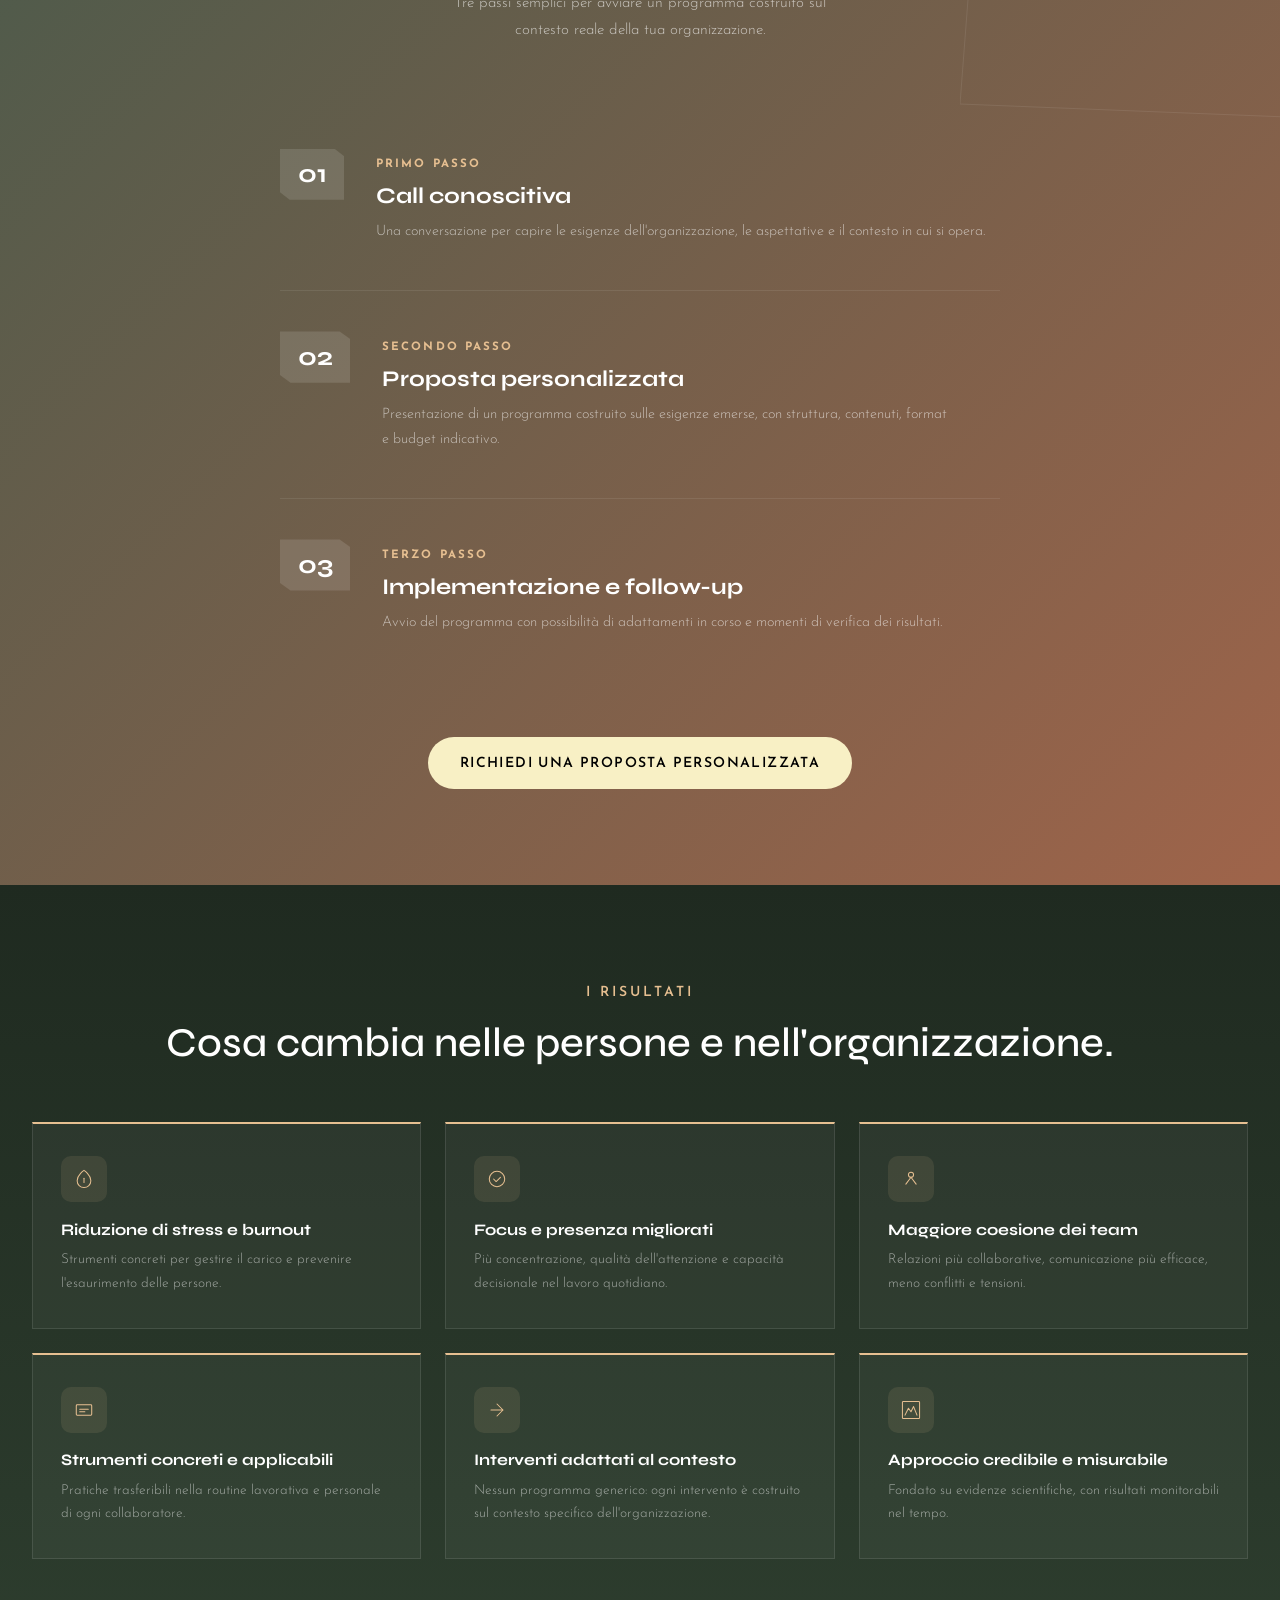
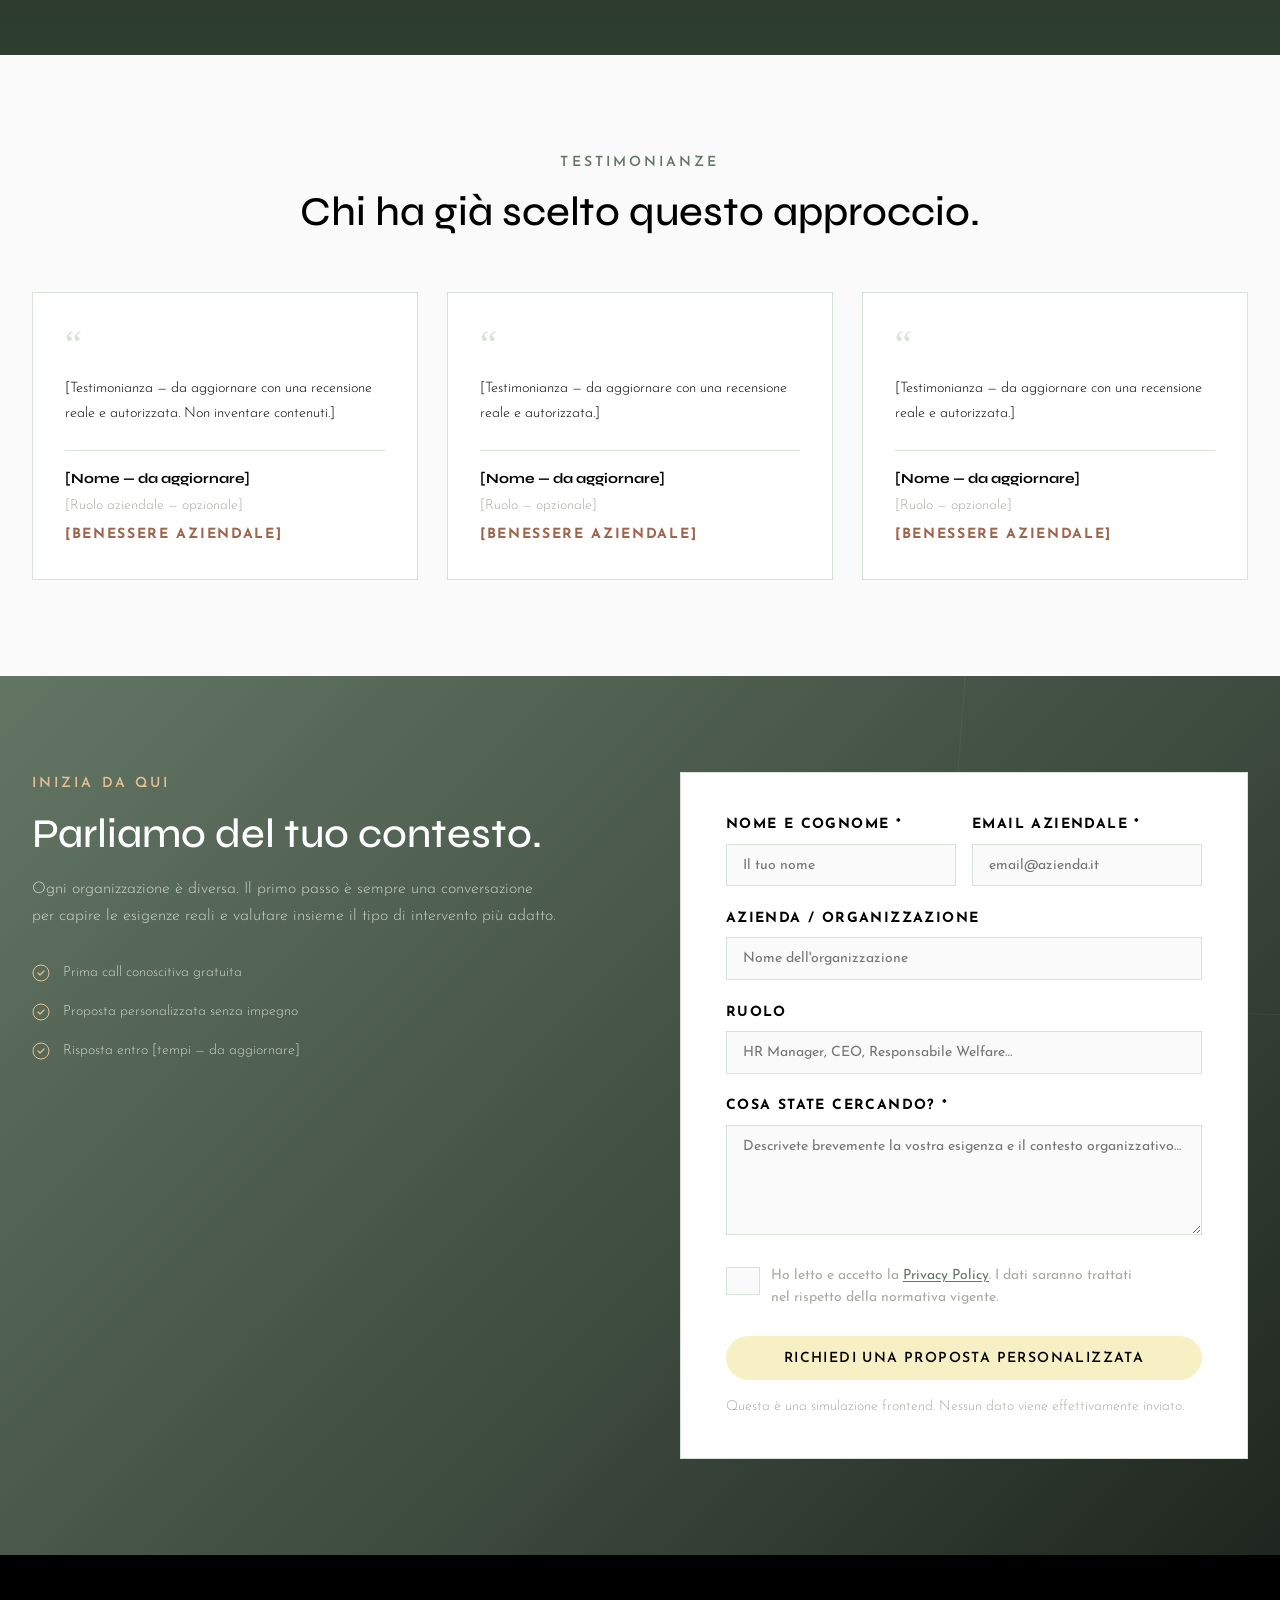
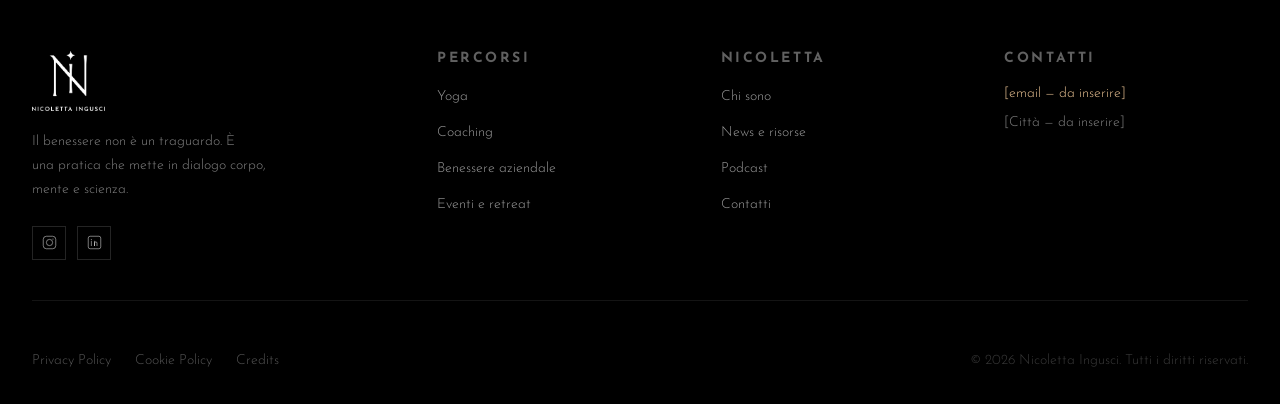
<file: benessere-aziendale.html>
<!DOCTYPE html>
<html lang="it">
<head>
  <meta charset="UTF-8"/>
  <meta name="viewport" content="width=device-width, initial-scale=1.0"/>
  <meta name="description" content="Programmi di Benessere Aziendale di Nicoletta Ingusci — interventi tailor made per team e organizzazioni, credibili e misurabili."/>
  <meta name="robots" content="index, follow"/>
  <link rel="canonical" href="https://nicolettaingusci.it/benessere-aziendale.html"/>
  <meta property="og:type" content="website"/>
  <meta property="og:site_name" content="Nicoletta Ingusci"/>
  <meta property="og:locale" content="it_IT"/>
  <meta property="og:title" content="Benessere Aziendale — Nicoletta Ingusci"/>
  <meta property="og:description" content="Programmi di Benessere Aziendale di Nicoletta Ingusci — interventi tailor made per team e organizzazioni, credibili e misurabili."/>
  <meta property="og:url" content="https://nicolettaingusci.it/benessere-aziendale.html"/>
  <meta property="og:image" content="https://nicolettaingusci.it/Assets/Foto/benessereaziendale.webp"/>
  <meta name="twitter:card" content="summary_large_image"/>
  <meta name="twitter:title" content="Benessere Aziendale — Nicoletta Ingusci"/>
  <meta name="twitter:description" content="Programmi di Benessere Aziendale di Nicoletta Ingusci — interventi tailor made per team e organizzazioni, credibili e misurabili."/>
  <meta name="twitter:image" content="https://nicolettaingusci.it/Assets/Foto/benessereaziendale.webp"/>
  <title>Benessere Aziendale — Nicoletta Ingusci</title>
  <link rel="preconnect" href="https://fonts.googleapis.com"/>
  <link rel="preconnect" href="https://fonts.gstatic.com" crossorigin/>
  <link rel="stylesheet" href="css/tokens.css"/>
  <link rel="stylesheet" href="css/styles.css"/>
  <style>
    /* Stili specifici pagina aziendale */
    .az-hero-image {
      position: absolute; right: 0; top: 0; bottom: 0;
      width: 40%; overflow: hidden; z-index: 0;
    }
    .az-hero-image img {
      width: 100%; height: 100%; object-fit: cover;
      filter: brightness(0.5) saturate(0.6);
      mix-blend-mode: luminosity;
      opacity: 0.35;
    }
    @media (max-width: 767px) { .az-hero-image { display: none; } }

    .az-section { padding: var(--space-xl) 0; position: relative; overflow: hidden; }
    .az-section--dark    { background: var(--g-corporate); }
    .az-section--medium  { background: #2d3d2e; }
    .az-section--accent  { background: linear-gradient(135deg, #4a5a4b 0%, #9F644A 100%); }
    .az-section--neutral { background: var(--c-neutral-050); }
    .az-section--green   { background: var(--c-green-100); }

    .az-text-white { color: var(--c-white); }
    .az-text-muted { color: rgba(255,255,255,0.7); }

    .az-card {
      padding: 1.6rem;
      border: 1px solid rgba(255,255,255,0.12);
      clip-path: polygon(0 0, 95% 0, 100% 10%, 100% 100%, 5% 100%, 0 90%);
      transition: border-color var(--transition-base), background var(--transition-base);
    }
    .az-card:hover { border-color: rgba(230,191,145,0.45); background: rgba(255,255,255,0.04); }
    .az-card__title { font-family: var(--font-display); font-size: 1rem; font-weight: 600; color: var(--c-white); margin-bottom: 0.5rem; }
    .az-card__desc  { font-size: 0.875rem; color: rgba(255,255,255,0.6); line-height: 1.65; }

    .process-step--dark .process-step__num  { color: rgba(230,191,145,0.25); }
    .process-step--dark .process-step__title { color: var(--c-white); }
    .process-step--dark .process-step__desc  { color: rgba(255,255,255,0.6); }
  </style>
  <script type="application/ld+json">
  {
    "@context": "https://schema.org",
    "@type": "Person",
    "name": "Nicoletta Ingusci",
    "jobTitle": "Istruttrice di Yoga E-RYT 800 e Mental Coach ICF",
    "url": "https://nicolettaingusci.it",
    "image": "https://nicolettaingusci.it/Assets/Foto/lafondatrice.webp",
    "knowsAbout": ["Yoga","Coaching","Benessere Aziendale","Mindfulness","Pranayama"]
  }
  </script>
</head>
<body>

<div class="info-bar"><span>[Nuovo retreat in programma — primavera 2025] &nbsp;<a href="eventi.html">Scopri le&nbsp;date</a></span><button class="info-bar__close" aria-label="Chiudi">&#x2715;</button></div>
<header class="site-header with-infobar">
  <div class="header-inner">
    <a href="index.html" class="site-header__logo" aria-label="Nicoletta Ingusci — Homepage">
      <img class="site-header__logo--white" src="Assets/Foto/LOGO/BIANCO/niLogocompletobianco.webp" alt="Nicoletta Ingusci" width="160" height="40"/>
      <img class="site-header__logo--dark"  src="Assets/Foto/LOGO/NERO/niLogocompletonero.webp"  alt="Nicoletta Ingusci" width="160" height="40"/>
    </a>
    <nav class="site-nav" aria-label="Navigazione principale">
      <ul class="site-nav__links" role="list">
        <li><a class="site-nav__link" href="chi-sono.html">Chi sono</a></li>
        <li><a class="site-nav__link" href="yoga.html">Yoga</a></li>
        <li><a class="site-nav__link" href="coaching.html">Coaching</a></li>
        <li><a class="site-nav__link" href="benessere-aziendale.html">Benessere aziendale</a></li>
        <li><a class="site-nav__link" href="eventi.html">Eventi</a></li>
        <li><a class="site-nav__link" href="news.html">Risorse</a></li>
        <li><a class="site-nav__link" href="contatti.html">Contatti</a></li>
      </ul>
    </nav>
    <a href="contatti.html" class="btn btn--secondary header-cta">Prenota una&nbsp;call</a>
    <button class="hamburger" aria-label="Apri menu" aria-expanded="false"><span></span><span></span><span></span></button>
  </div>
</header>
<nav class="mobile-nav" aria-label="Menu mobile" aria-hidden="true">
  <a class="mobile-nav__link" href="chi-sono.html">Chi sono</a>
  <a class="mobile-nav__link" href="yoga.html">Yoga</a>
  <a class="mobile-nav__link" href="coaching.html">Coaching</a>
  <a class="mobile-nav__link" href="benessere-aziendale.html">Benessere aziendale</a>
  <a class="mobile-nav__link" href="eventi.html">Eventi</a>
  <a class="mobile-nav__link" href="news.html">Risorse</a>
  <a class="mobile-nav__link" href="contatti.html">Contatti</a>
  <a href="contatti.html" class="btn btn--primary">Prenota una&nbsp;call</a>
</nav>

<main>

<!-- PAGE HERO — dark con immagine -->
<section class="page-hero page-hero--dark" style="min-height:520px;display:flex;align-items:flex-end;">
  <div class="az-hero-image" aria-hidden="true">
    <img src="Assets/Foto/benessereaziendale.webp" alt=""/>
  </div>
  <svg class="aziendale-frag aziendale-frag--1" viewBox="0 0 460 460" fill="none" aria-hidden="true"><polygon points="40,0 460,18 420,460 0,442" stroke="#E6BF91" stroke-width="1" fill="none"/></svg>
  <svg class="aziendale-frag aziendale-frag--2" viewBox="0 0 320 320" fill="none" aria-hidden="true"><polygon points="25,0 320,12 295,320 0,308" stroke="#93A496" stroke-width="1" fill="none"/></svg>
  <div class="container" style="position:relative;z-index:1;padding-bottom:var(--space-xl);">
    <div class="page-hero__inner">
      <span class="section-label section-label--peach">Per le&nbsp;organizzazioni</span>
      <h1 style="color:var(--c-white);">Benessere aziendale che&nbsp;produce risultati concreti.</h1>
      <p class="page-hero__desc" style="color:rgba(255,255,255,0.75);">Programmi tailor made per&nbsp;team e&nbsp;organizzazioni. Non attività di&nbsp;wellness generiche, ma&nbsp;interventi integrati, credibili e&nbsp;adattati al&nbsp;contesto specifico di&nbsp;ogni realtà.</p>
      <div class="page-hero__ctas">
        <a href="contatti.html" class="btn btn--cream">Richiedi una&nbsp;proposta personalizzata</a>
        <a href="eventi.html" class="btn btn--secondary">Scopri gli&nbsp;eventi</a>
      </div>
    </div>
  </div>
</section>

<!-- IL PROBLEMA -->
<section class="az-section az-section--medium">
  <svg style="position:absolute;top:-40px;left:-40px;opacity:0.06;pointer-events:none;" width="300" height="300" viewBox="0 0 300 300" fill="none" aria-hidden="true"><polygon points="20,0 300,12 280,300 0,288" stroke="#E6BF91" stroke-width="1"/></svg>
  <div class="container" style="position:relative;z-index:1;">
    <div class="az-problem-layout">
      <div class="reveal">
        <span class="section-label section-label--peach">Il problema</span>
        <h2 class="az-text-white" style="margin-top:1rem;">Le organizzazioni che&nbsp;non investono nel&nbsp;benessere pagano un&nbsp;prezzo elevato.</h2>
        <p class="az-text-muted" style="margin-top:1.2rem;line-height:1.8;">Stress cronico, burnout, turnover, difficoltà di&nbsp;concentrazione e&nbsp;collaborazione sono segnali che&nbsp;il&nbsp;benessere delle&nbsp;persone non è una&nbsp;questione accessoria. <span style="white-space:nowrap">È una&nbsp;variabile</span> che&nbsp;impatta direttamente sulla performance e&nbsp;sulla qualità del&nbsp;lavoro.</p>
      </div>
      <div class="reveal">
        <p class="az-segnali-label">Segnali da&nbsp;riconoscere</p>
        <div class="az-segnali-list">
          <div class="az-segnale">
            <span class="az-segnale__num">01</span>
            <p class="az-segnale__text">Stress e&nbsp;sovraccarico diffusi nel&nbsp;team</p>
          </div>
          <div class="az-segnale">
            <span class="az-segnale__num">02</span>
            <p class="az-segnale__text">Difficoltà di&nbsp;focus, concentrazione e&nbsp;presenza</p>
          </div>
          <div class="az-segnale">
            <span class="az-segnale__num">03</span>
            <p class="az-segnale__text">Tensioni relazionali e&nbsp;scarsa coesione</p>
          </div>
          <div class="az-segnale">
            <span class="az-segnale__num">04</span>
            <p class="az-segnale__text">Assenteismo elevato o&nbsp;segnali di&nbsp;burnout</p>
          </div>
          <div class="az-segnale">
            <span class="az-segnale__num">05</span>
            <p class="az-segnale__text">Difficoltà ad attrarre e&nbsp;trattenere talenti</p>
          </div>
          <div class="az-segnale">
            <span class="az-segnale__num">06</span>
            <p class="az-segnale__text">Programmi di&nbsp;welfare esistenti ma&nbsp;poco efficaci</p>
          </div>
        </div>
      </div>
    </div>
  </div>
</section>

<!-- COME INIZIARE -->
<section class="az-section az-section--accent" style="position:relative;overflow:hidden;">
  <svg style="position:absolute;top:-60px;right:-60px;opacity:0.08;pointer-events:none;" width="380" height="380" viewBox="0 0 380 380" fill="none" aria-hidden="true"><polygon points="28,0 380,14 352,380 0,366" stroke="#fff" stroke-width="1"/></svg>
  <div class="container" style="position:relative;z-index:1;">
    <div class="section__header section__header--centered reveal" style="margin-bottom:4rem;">
      <span class="section-label section-label--light">Come iniziare</span>
      <h2 style="color:var(--c-white);">Il processo di&nbsp;collaborazione.</h2>
      <p style="color:rgba(255,255,255,0.65);max-width:46ch;margin:0.8rem auto 0;font-size:0.95rem;line-height:1.75;">Tre passi semplici per&nbsp;avviare un&nbsp;programma costruito sul contesto reale della&nbsp;tua organizzazione.</p>
    </div>
    <div class="az-process-list reveal">
      <div class="az-process-item">
        <span class="az-process-item__num">01</span>
        <div class="az-process-item__body">
          <p class="az-process-item__step">Primo passo</p>
          <h3 class="az-process-item__title">Call conoscitiva</h3>
          <p class="az-process-item__desc">Una conversazione per&nbsp;capire le&nbsp;esigenze dell'organizzazione, le&nbsp;aspettative <span style="white-space:nowrap">e&nbsp;il contesto in cui si opera.</span></p>
        </div>
      </div>
      <div class="az-process-item">
        <span class="az-process-item__num">02</span>
        <div class="az-process-item__body">
          <p class="az-process-item__step">Secondo passo</p>
          <h3 class="az-process-item__title">Proposta personalizzata</h3>
          <p class="az-process-item__desc">Presentazione di&nbsp;un&nbsp;programma costruito sulle esigenze emerse, con&nbsp;struttura, contenuti, format e&nbsp;budget indicativo.</p>
        </div>
      </div>
      <div class="az-process-item">
        <span class="az-process-item__num">03</span>
        <div class="az-process-item__body">
          <p class="az-process-item__step">Terzo passo</p>
          <h3 class="az-process-item__title">Implementazione e&nbsp;follow-up</h3>
          <p class="az-process-item__desc">Avvio del&nbsp;programma con&nbsp;possibilità di&nbsp;adattamenti in corso e&nbsp;momenti di&nbsp;verifica dei&nbsp;risultati.</p>
        </div>
      </div>
    </div>
    <div style="text-align:center;margin-top:3.5rem;" class="reveal">
      <a href="contatti.html" class="btn btn--cream">Richiedi una&nbsp;proposta personalizzata</a>
    </div>
  </div>
</section>

<!-- I RISULTATI -->
<section class="az-section az-section--dark" style="background:linear-gradient(180deg,#1f2a20 0%,#2d3d2e 100%);">
  <div class="container">
    <div class="section__header section__header--centered reveal" style="margin-bottom:3.5rem;">
      <span class="section-label section-label--peach">I risultati</span>
      <h2 class="az-text-white">Cosa cambia nelle&nbsp;persone e&nbsp;nell'organizzazione.</h2>
    </div>
    <div class="az-risultati-grid reveal">
      <div class="az-risultato">
        <div class="az-risultato__icon" aria-hidden="true">
          <svg width="24" height="24" viewBox="0 0 28 28" fill="none"><path d="M14 4C14 4 6 9 6 16a8 8 0 0016 0c0-7-8-12-8-12z" stroke="#E6BF91" stroke-width="1.2"/><path d="M14 13v5" stroke="#E6BF91" stroke-width="1.2" stroke-linecap="round"/></svg>
        </div>
        <h4 class="az-risultato__title">Riduzione di&nbsp;stress e&nbsp;burnout</h4>
        <p class="az-risultato__desc">Strumenti concreti per&nbsp;gestire il&nbsp;carico e&nbsp;prevenire l'esaurimento delle&nbsp;persone.</p>
      </div>
      <div class="az-risultato">
        <div class="az-risultato__icon" aria-hidden="true">
          <svg width="24" height="24" viewBox="0 0 28 28" fill="none"><circle cx="14" cy="14" r="9" stroke="#E6BF91" stroke-width="1.2"/><path d="M10 14l3 3 5-5" stroke="#E6BF91" stroke-width="1.2" stroke-linecap="round" stroke-linejoin="round"/></svg>
        </div>
        <h4 class="az-risultato__title">Focus e&nbsp;presenza migliorati</h4>
        <p class="az-risultato__desc">Più concentrazione, qualità dell'attenzione e&nbsp;capacità decisionale nel&nbsp;lavoro quotidiano.</p>
      </div>
      <div class="az-risultato">
        <div class="az-risultato__icon" aria-hidden="true">
          <svg width="24" height="24" viewBox="0 0 28 28" fill="none"><path d="M8 20l6-8 6 8" stroke="#E6BF91" stroke-width="1.2" stroke-linecap="round"/><circle cx="14" cy="9" r="3" stroke="#E6BF91" stroke-width="1.2"/></svg>
        </div>
        <h4 class="az-risultato__title">Maggiore coesione dei&nbsp;team</h4>
        <p class="az-risultato__desc">Relazioni più collaborative, comunicazione più efficace, meno conflitti e&nbsp;tensioni.</p>
      </div>
      <div class="az-risultato">
        <div class="az-risultato__icon" aria-hidden="true">
          <svg width="24" height="24" viewBox="0 0 28 28" fill="none"><rect x="5" y="8" width="18" height="12" rx="1" stroke="#E6BF91" stroke-width="1.2"/><path d="M9 13h10M9 16h6" stroke="#E6BF91" stroke-width="1.2" stroke-linecap="round"/></svg>
        </div>
        <h4 class="az-risultato__title">Strumenti concreti e&nbsp;applicabili</h4>
        <p class="az-risultato__desc">Pratiche trasferibili nella&nbsp;routine lavorativa e&nbsp;personale di&nbsp;ogni collaboratore.</p>
      </div>
      <div class="az-risultato">
        <div class="az-risultato__icon" aria-hidden="true">
          <svg width="24" height="24" viewBox="0 0 28 28" fill="none"><path d="M7 14h14M14 7l7 7-7 7" stroke="#E6BF91" stroke-width="1.2" stroke-linecap="round" stroke-linejoin="round"/></svg>
        </div>
        <h4 class="az-risultato__title">Interventi adattati al&nbsp;contesto</h4>
        <p class="az-risultato__desc">Nessun programma generico: ogni intervento è costruito sul contesto specifico dell'organizzazione.</p>
      </div>
      <div class="az-risultato">
        <div class="az-risultato__icon" aria-hidden="true">
          <svg width="24" height="24" viewBox="0 0 28 28" fill="none"><path d="M7 20l4-8 3 4 3-6 4 10" stroke="#E6BF91" stroke-width="1.2" stroke-linecap="round" stroke-linejoin="round"/><rect x="4" y="4" width="20" height="20" rx="1" stroke="#E6BF91" stroke-width="1.2"/></svg>
        </div>
        <h4 class="az-risultato__title">Approccio credibile e&nbsp;misurabile</h4>
        <p class="az-risultato__desc">Fondato su&nbsp;evidenze scientifiche, con&nbsp;risultati monitorabili nel&nbsp;tempo.</p>
      </div>
    </div>
  </div>
</section>

<!-- TESTIMONIANZE / CASI PLACEHOLDER -->
<section class="az-section az-section--neutral">
  <div class="container">
    <div class="section__header section__header--centered reveal">
      <span class="section-label">Testimonianze</span>
      <h2>Chi ha già scelto questo&nbsp;approccio.</h2>
    </div>
    <div class="grid-3 reveal" role="list">
      <article class="testi-card" role="listitem">
        <div class="testi-card__mark" aria-hidden="true">&ldquo;</div>
        <p class="testi-card__text">[Testimonianza — da&nbsp;aggiornare con&nbsp;una&nbsp;recensione reale e&nbsp;autorizzata. Non inventare contenuti.]</p>
        <div class="testi-card__footer">
          <p class="testi-card__name">[Nome — da&nbsp;aggiornare]</p>
          <p class="testi-card__role">[Ruolo aziendale — opzionale]</p>
          <span class="testi-card__path">[Benessere Aziendale]</span>
        </div>
      </article>
      <article class="testi-card" role="listitem">
        <div class="testi-card__mark" aria-hidden="true">&ldquo;</div>
        <p class="testi-card__text">[Testimonianza — da&nbsp;aggiornare con&nbsp;una&nbsp;recensione reale e&nbsp;autorizzata.]</p>
        <div class="testi-card__footer">
          <p class="testi-card__name">[Nome — da&nbsp;aggiornare]</p>
          <p class="testi-card__role">[Ruolo — opzionale]</p>
          <span class="testi-card__path">[Benessere Aziendale]</span>
        </div>
      </article>
      <article class="testi-card" role="listitem">
        <div class="testi-card__mark" aria-hidden="true">&ldquo;</div>
        <p class="testi-card__text">[Testimonianza — da&nbsp;aggiornare con&nbsp;una&nbsp;recensione reale e&nbsp;autorizzata.]</p>
        <div class="testi-card__footer">
          <p class="testi-card__name">[Nome — da&nbsp;aggiornare]</p>
          <p class="testi-card__role">[Ruolo — opzionale]</p>
          <span class="testi-card__path">[Benessere Aziendale]</span>
        </div>
      </article>
    </div>
  </div>
</section>

<!-- CTA FORM -->
<section class="az-section az-section--medium" style="background:var(--g-corporate);">
  <svg style="position:absolute;top:-60px;right:-60px;opacity:0.07;pointer-events:none;" width="400" height="400" viewBox="0 0 400 400" fill="none" aria-hidden="true"><polygon points="30,0 400,15 370,400 0,385" stroke="#E6BF91" stroke-width="1"/></svg>
  <div class="container" style="position:relative;z-index:1;">
    <div style="display:grid;grid-template-columns:1fr 1fr;gap:5rem;align-items:start;" class="az-section__inner">
      <div class="reveal">
        <span class="section-label section-label--peach">Inizia da&nbsp;qui</span>
        <h2 class="az-text-white" style="margin-bottom:1.2rem;">Parliamo del&nbsp;tuo contesto.</h2>
        <p class="az-text-muted" style="margin-bottom:2rem;">Ogni organizzazione è diversa. Il primo passo è sempre una&nbsp;conversazione per&nbsp;capire le&nbsp;esigenze reali e&nbsp;valutare insieme il&nbsp;tipo di&nbsp;intervento più adatto.</p>
        <div style="display:flex;flex-direction:column;gap:1rem;">
          <div style="display:flex;align-items:center;gap:0.8rem;">
            <svg width="18" height="18" viewBox="0 0 18 18" fill="none" aria-hidden="true"><circle cx="9" cy="9" r="8" stroke="#E6BF91" stroke-width="1"/><path d="M6 9l2 2 4-4" stroke="#E6BF91" stroke-width="1.2" stroke-linecap="round" stroke-linejoin="round"/></svg>
            <span style="font-size:0.88rem;color:rgba(255,255,255,0.7);">Prima call conoscitiva gratuita</span>
          </div>
          <div style="display:flex;align-items:center;gap:0.8rem;">
            <svg width="18" height="18" viewBox="0 0 18 18" fill="none" aria-hidden="true"><circle cx="9" cy="9" r="8" stroke="#E6BF91" stroke-width="1"/><path d="M6 9l2 2 4-4" stroke="#E6BF91" stroke-width="1.2" stroke-linecap="round" stroke-linejoin="round"/></svg>
            <span style="font-size:0.88rem;color:rgba(255,255,255,0.7);">Proposta personalizzata senza impegno</span>
          </div>
          <div style="display:flex;align-items:center;gap:0.8rem;">
            <svg width="18" height="18" viewBox="0 0 18 18" fill="none" aria-hidden="true"><circle cx="9" cy="9" r="8" stroke="#E6BF91" stroke-width="1"/><path d="M6 9l2 2 4-4" stroke="#E6BF91" stroke-width="1.2" stroke-linecap="round" stroke-linejoin="round"/></svg>
            <span style="font-size:0.88rem;color:rgba(255,255,255,0.7);">Risposta entro [tempi — da&nbsp;aggiornare]</span>
          </div>
        </div>
      </div>
      <div class="reveal">
        <form class="contact-form" novalidate aria-label="Richiesta informazioni benessere aziendale">
          <div class="form-row">
            <div class="form-group">
              <label for="az-name">Nome e&nbsp;cognome <span aria-hidden="true">*</span></label>
              <input type="text" id="az-name" name="name" required placeholder="Il tuo nome" autocomplete="name"/>
            </div>
            <div class="form-group">
              <label for="az-email">Email aziendale <span aria-hidden="true">*</span></label>
              <input type="email" id="az-email" name="email" required placeholder="email@azienda.it" autocomplete="email"/>
            </div>
          </div>
          <div class="form-group">
            <label for="az-company">Azienda / Organizzazione</label>
            <input type="text" id="az-company" name="company" placeholder="Nome dell'organizzazione"/>
          </div>
          <div class="form-group">
            <label for="az-role">Ruolo</label>
            <input type="text" id="az-role" name="role" placeholder="HR Manager, CEO, Responsabile Welfare…"/>
          </div>
          <div class="form-group">
            <label for="az-message">Cosa state cercando? <span aria-hidden="true">*</span></label>
            <textarea id="az-message" name="message" required placeholder="Descrivete brevemente la vostra esigenza e il contesto organizzativo…"></textarea>
          </div>
          <div class="form-group form-group--checkbox">
            <input type="checkbox" id="az-privacy" name="privacy" required/>
            <label for="az-privacy">Ho letto e&nbsp;accetto la&nbsp;<a href="#">Privacy Policy</a>. I dati saranno trattati nel&nbsp;rispetto della&nbsp;normativa vigente.</label>
          </div>
          <button type="submit" class="btn btn--cream" style="width:100%;justify-content:center;">Richiedi una&nbsp;proposta personalizzata</button>
          <div class="form-success" role="alert">Richiesta inviata. Nicoletta o&nbsp;il suo team ti contatteranno a breve.</div>
          <p class="form-microcopy">Questa è una&nbsp;simulazione frontend. Nessun dato viene effettivamente inviato.</p>
        </form>
      </div>
    </div>
  </div>
</section>

</main>

<footer class="site-footer" role="contentinfo">
  <div class="container">
    <div class="footer__main">
      <div class="footer__brand">
        <div class="footer__logo"><img src="Assets/Foto/LOGO/BIANCO/niLogocompletobianco.webp" alt="Nicoletta Ingusci" width="150" height="38" loading="lazy"/></div>
        <p class="footer__payoff">Il benessere non è un&nbsp;traguardo. È una&nbsp;pratica che&nbsp;mette in dialogo corpo, mente e&nbsp;scienza.</p>
        <div class="footer__social" aria-label="Social media">
          <a href="#" class="footer__social-link" aria-label="Instagram"><svg width="15" height="15" viewBox="0 0 24 24" fill="none"><rect x="2" y="2" width="20" height="20" rx="5" stroke="currentColor" stroke-width="1.5"/><circle cx="12" cy="12" r="5" stroke="currentColor" stroke-width="1.5"/><circle cx="17.5" cy="6.5" r="1" fill="currentColor"/></svg></a>
          <a href="#" class="footer__social-link" aria-label="LinkedIn"><svg width="15" height="15" viewBox="0 0 24 24" fill="none"><rect x="2" y="2" width="20" height="20" rx="3" stroke="currentColor" stroke-width="1.5"/><path d="M7 10v7M7 7v.5M12 17v-4a2 2 0 014 0v4M12 10v7" stroke="currentColor" stroke-width="1.5" stroke-linecap="round"/></svg></a>
        </div>
      </div>
      <div class="footer__col"><h5>Percorsi</h5><ul class="footer__links" role="list"><li><a class="footer__link" href="yoga.html">Yoga</a></li><li><a class="footer__link" href="coaching.html">Coaching</a></li><li><a class="footer__link" href="benessere-aziendale.html">Benessere aziendale</a></li><li><a class="footer__link" href="eventi.html">Eventi e&nbsp;retreat</a></li></ul></div>
      <div class="footer__col"><h5>Nicoletta</h5><ul class="footer__links" role="list"><li><a class="footer__link" href="chi-sono.html">Chi sono</a></li><li><a class="footer__link" href="news.html">News e&nbsp;risorse</a></li><li><a class="footer__link" href="podcast.html">Podcast</a></li><li><a class="footer__link" href="contatti.html">Contatti</a></li></ul></div>
      <div class="footer__col"><h5>Contatti</h5><p class="footer__contact-item"><a href="mailto:[email@dominio.it]">[email — da&nbsp;inserire]</a></p><p class="footer__contact-item">[Città — da&nbsp;inserire]</p></div>
    </div>
    <div class="footer__bottom">
      <nav class="footer__legal" aria-label="Link legali"><a href="#">Privacy Policy</a><a href="#">Cookie Policy</a><a href="#">Credits</a></nav>
      <p class="footer__copy">&copy; <span class="footer-year"></span> Nicoletta Ingusci. Tutti i diritti riservati.</p>
    </div>
  </div>
</footer>
<script src="js/main.js"></script>
</body>
</html>
</file>
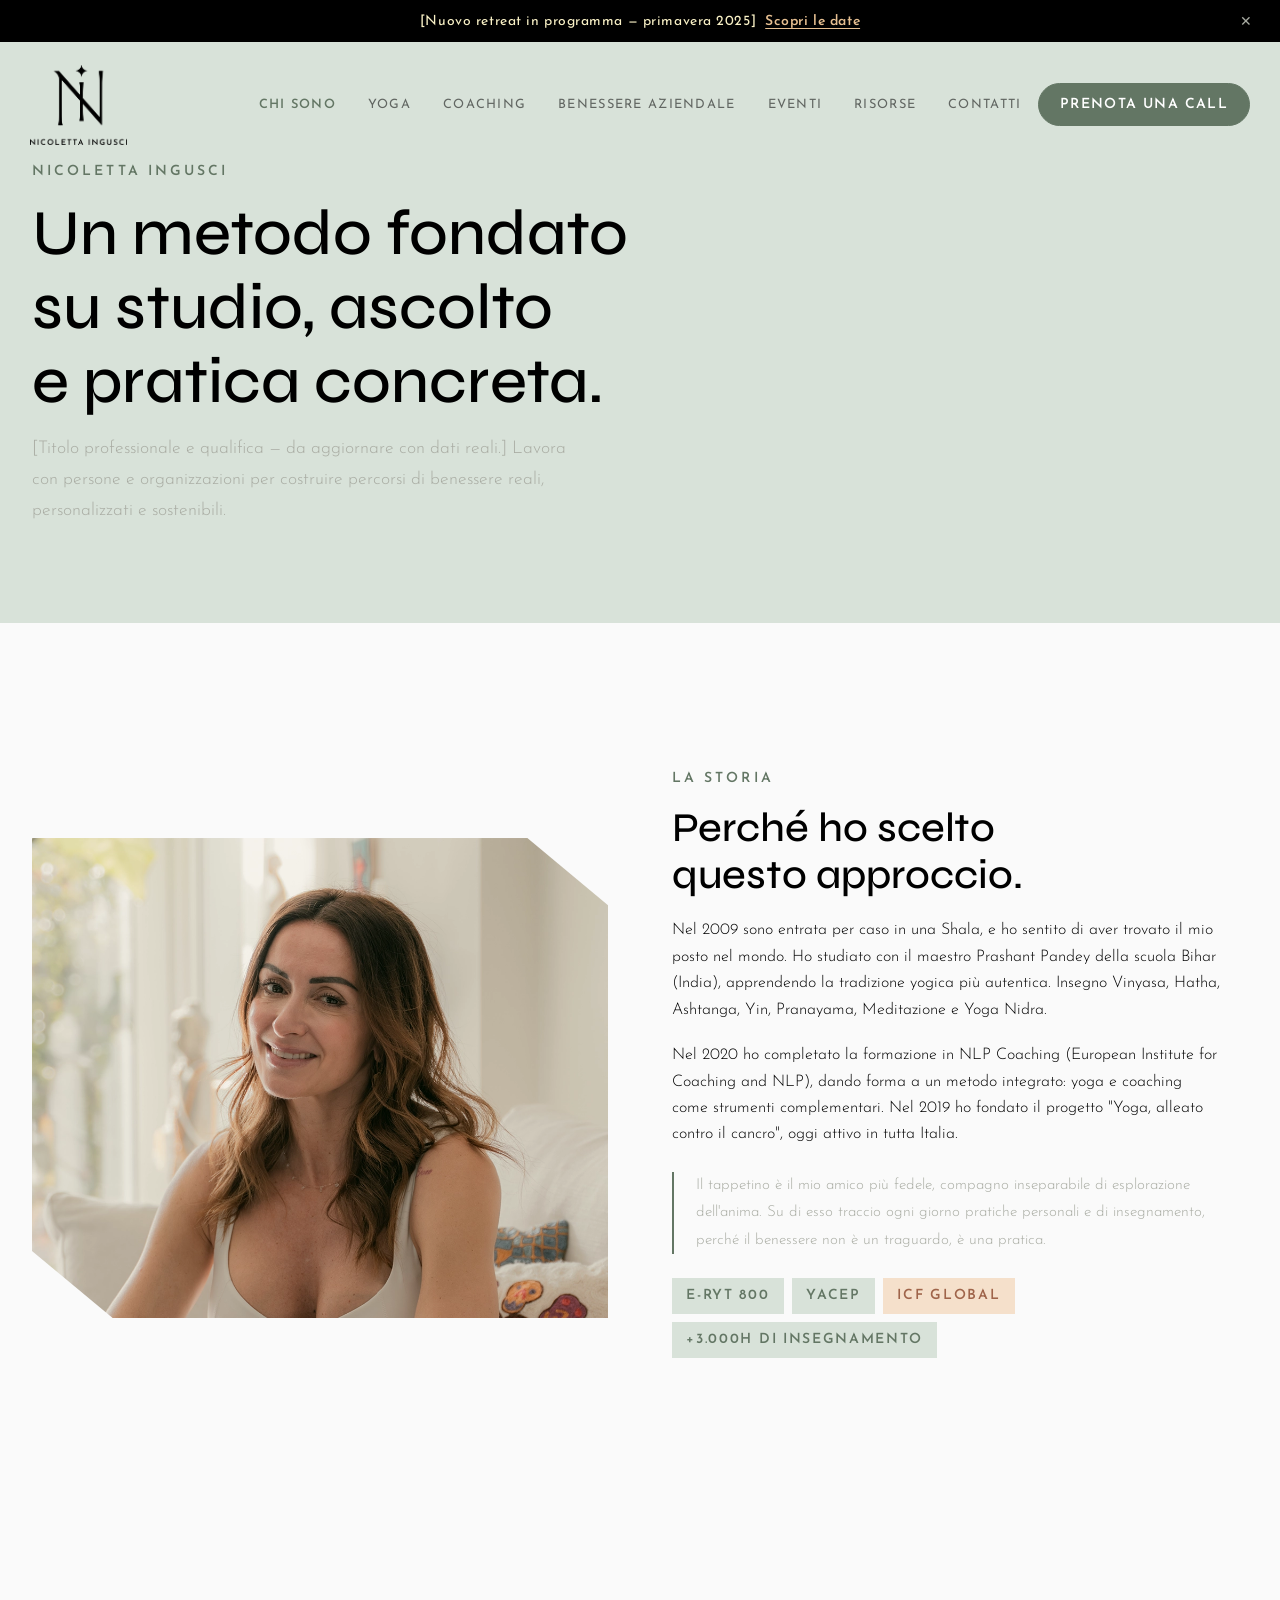
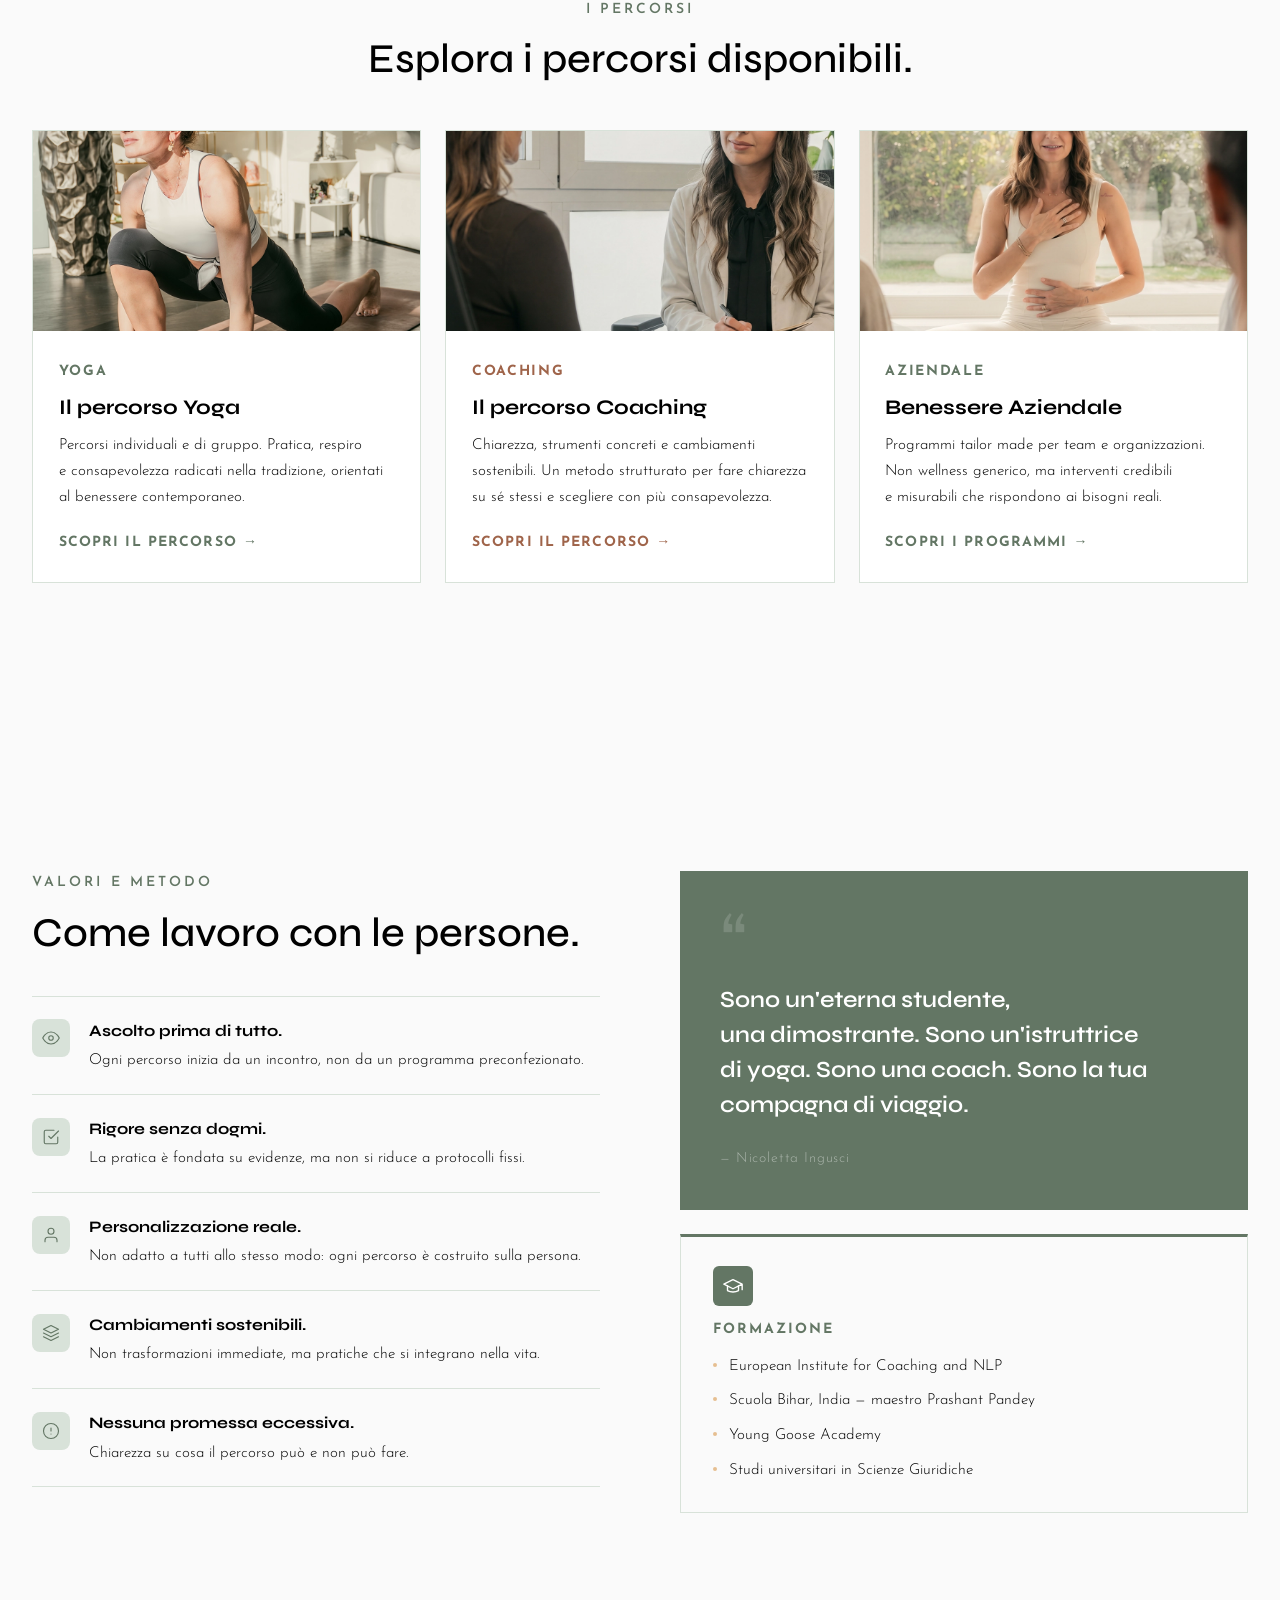
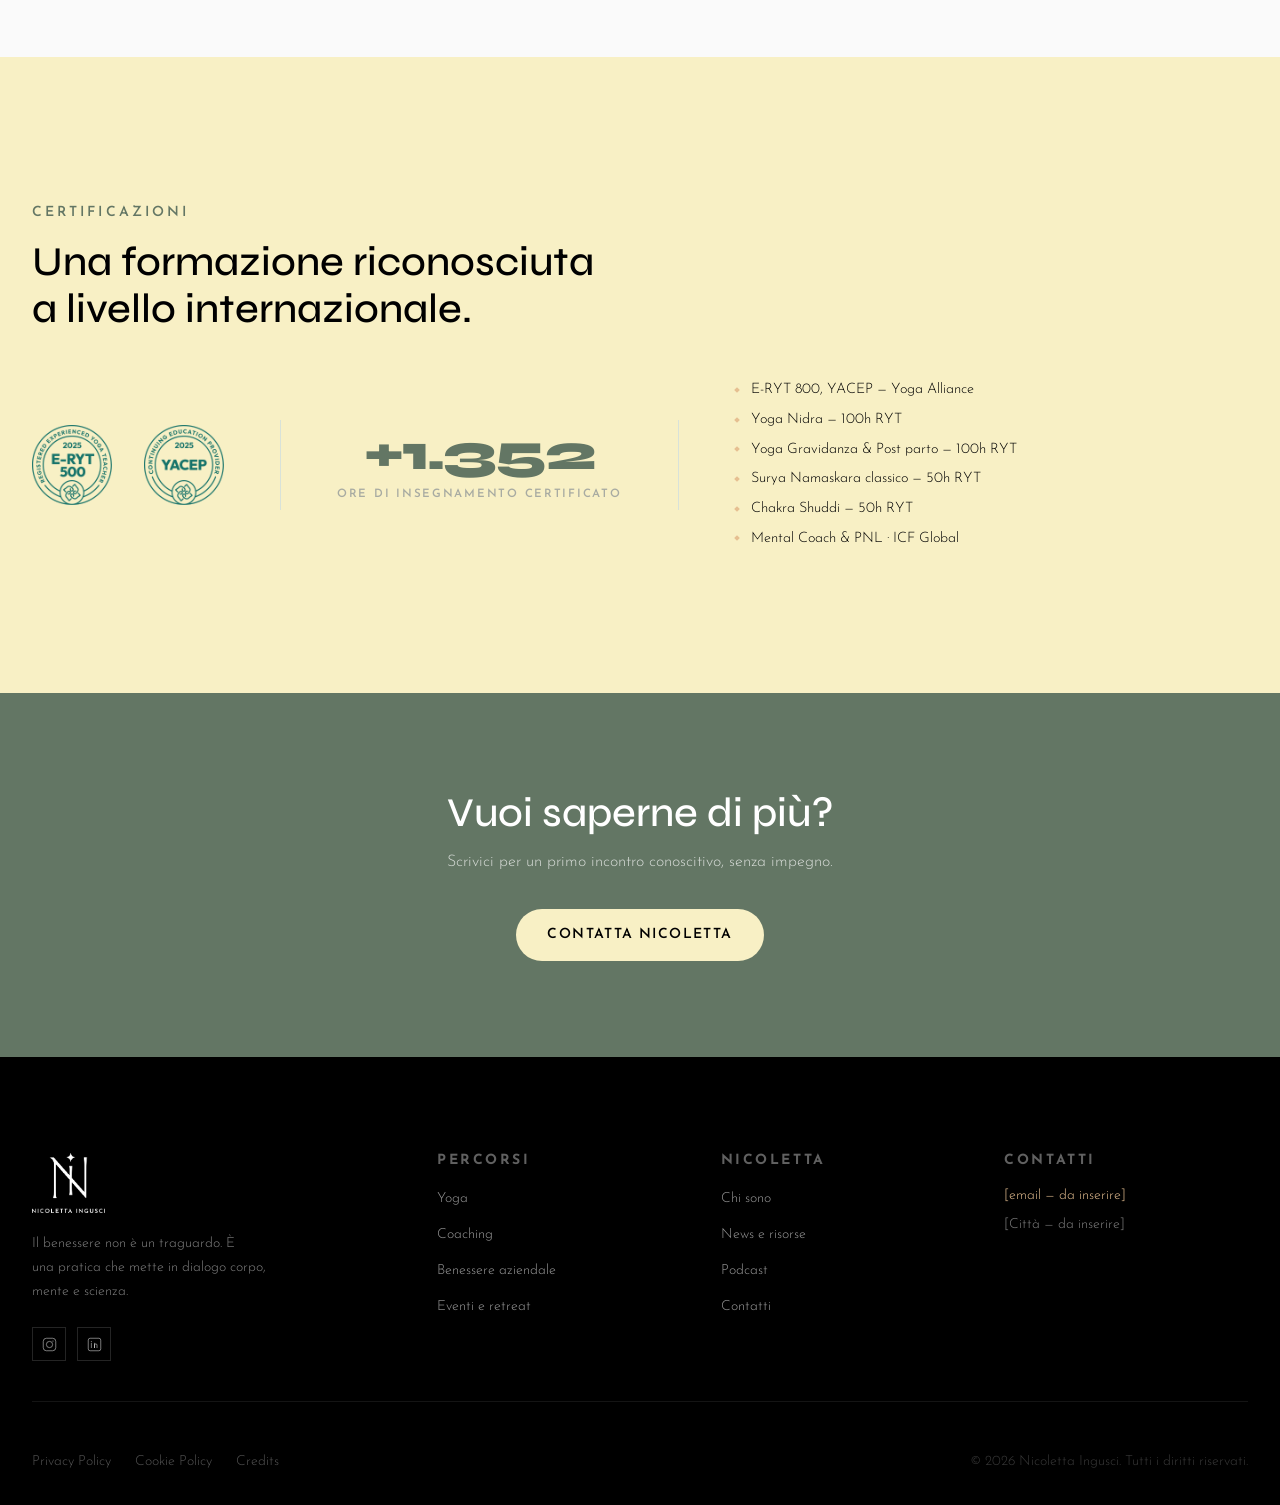
<file: chi-sono.html>
<!DOCTYPE html>
<html lang="it">
<head>
  <meta charset="UTF-8"/>
  <meta name="viewport" content="width=device-width, initial-scale=1.0"/>
  <meta name="description" content="Chi è Nicoletta Ingusci — il metodo, l'approccio e i valori di un percorso di benessere fondato su studio, ascolto e pratica concreta."/>
  <meta name="robots" content="index, follow"/>
  <link rel="canonical" href="https://nicolettaingusci.it/chi-sono.html"/>
  <meta property="og:type" content="website"/>
  <meta property="og:site_name" content="Nicoletta Ingusci"/>
  <meta property="og:locale" content="it_IT"/>
  <meta property="og:title" content="Chi Sono — Nicoletta Ingusci"/>
  <meta property="og:description" content="Chi è Nicoletta Ingusci — il metodo, l'approccio e i valori di un percorso di benessere fondato su studio, ascolto e pratica concreta."/>
  <meta property="og:url" content="https://nicolettaingusci.it/chi-sono.html"/>
  <meta property="og:image" content="https://nicolettaingusci.it/Assets/Foto/lafondatrice.webp"/>
  <meta name="twitter:card" content="summary_large_image"/>
  <meta name="twitter:title" content="Chi Sono — Nicoletta Ingusci"/>
  <meta name="twitter:description" content="Chi è Nicoletta Ingusci — il metodo, l'approccio e i valori di un percorso di benessere fondato su studio, ascolto e pratica concreta."/>
  <meta name="twitter:image" content="https://nicolettaingusci.it/Assets/Foto/lafondatrice.webp"/>
  <title>Chi Sono — Nicoletta Ingusci</title>
  <link rel="preconnect" href="https://fonts.googleapis.com"/>
  <link rel="preconnect" href="https://fonts.gstatic.com" crossorigin/>
  <link rel="stylesheet" href="css/tokens.css"/>
  <link rel="stylesheet" href="css/styles.css"/>
  <script type="application/ld+json">
  {
    "@context": "https://schema.org",
    "@type": "Person",
    "name": "Nicoletta Ingusci",
    "jobTitle": "Istruttrice di Yoga E-RYT 800 e Mental Coach ICF",
    "url": "https://nicolettaingusci.it",
    "image": "https://nicolettaingusci.it/Assets/Foto/lafondatrice.webp",
    "knowsAbout": ["Yoga","Coaching","Benessere Aziendale","Mindfulness","Pranayama"]
  }
  </script>
</head>
<body class="light-hero">

<div class="info-bar"><span>[Nuovo retreat in programma — primavera 2025] &nbsp;<a href="eventi.html">Scopri le&nbsp;date</a></span><button class="info-bar__close" aria-label="Chiudi">&#x2715;</button></div>
<header class="site-header with-infobar">
  <div class="header-inner">
    <a href="index.html" class="site-header__logo" aria-label="Nicoletta Ingusci — Homepage">
      <img class="site-header__logo--white" src="Assets/Foto/LOGO/BIANCO/niLogocompletobianco.webp" alt="Nicoletta Ingusci" width="160" height="40"/>
      <img class="site-header__logo--dark"  src="Assets/Foto/LOGO/NERO/niLogocompletonero.webp"  alt="Nicoletta Ingusci" width="160" height="40"/>
    </a>
    <nav class="site-nav" aria-label="Navigazione principale">
      <ul class="site-nav__links" role="list">
        <li><a class="site-nav__link" href="chi-sono.html">Chi sono</a></li>
        <li><a class="site-nav__link" href="yoga.html">Yoga</a></li>
        <li><a class="site-nav__link" href="coaching.html">Coaching</a></li>
        <li><a class="site-nav__link" href="benessere-aziendale.html">Benessere aziendale</a></li>
        <li><a class="site-nav__link" href="eventi.html">Eventi</a></li>
        <li><a class="site-nav__link" href="news.html">Risorse</a></li>
        <li><a class="site-nav__link" href="contatti.html">Contatti</a></li>
      </ul>
    </nav>
    <a href="contatti.html" class="btn btn--secondary header-cta">Prenota una&nbsp;call</a>
    <button class="hamburger" aria-label="Apri menu" aria-expanded="false"><span></span><span></span><span></span></button>
  </div>
</header>
<nav class="mobile-nav" aria-label="Menu mobile" aria-hidden="true">
  <a class="mobile-nav__link" href="chi-sono.html">Chi sono</a>
  <a class="mobile-nav__link" href="yoga.html">Yoga</a>
  <a class="mobile-nav__link" href="coaching.html">Coaching</a>
  <a class="mobile-nav__link" href="benessere-aziendale.html">Benessere aziendale</a>
  <a class="mobile-nav__link" href="eventi.html">Eventi</a>
  <a class="mobile-nav__link" href="news.html">Risorse</a>
  <a class="mobile-nav__link" href="contatti.html">Contatti</a>
  <a href="contatti.html" class="btn btn--primary">Prenota una&nbsp;call</a>
</nav>

<main>

<!-- PAGE HERO -->
<section class="page-hero page-hero--light">
  <div class="container">
    <div class="page-hero__inner">
      <span class="section-label">Nicoletta Ingusci</span>
      <h1>Un metodo fondato su&nbsp;studio, ascolto e&nbsp;pratica concreta.</h1>
      <p class="page-hero__desc">[Titolo professionale e&nbsp;qualifica — da&nbsp;aggiornare con&nbsp;dati reali.] Lavora con&nbsp;persone e&nbsp;organizzazioni per&nbsp;costruire percorsi di&nbsp;benessere reali, personalizzati e&nbsp;sostenibili.</p>
    </div>
  </div>
</section>

<!-- PRESENTAZIONE -->
<section class="section section--neutral section--lg" style="padding-bottom:4rem;">
  <div class="container">
    <div class="inner-2col inner-2col--center">
      <div class="inner-image reveal" style="clip-path:polygon(0 0, 86% 0, 100% 14%, 100% 100%, 14% 100%, 0 86%);overflow:hidden;">
        <img src="Assets/Foto/lafondatrice.webp" alt="Nicoletta Ingusci" loading="lazy"/>
      </div>
      <div class="reveal">
        <span class="section-label">La storia</span>
        <h2 style="margin-bottom:1.2rem;">Perché ho scelto questo&nbsp;approccio.</h2>
        <p style="margin-bottom:1.2rem;">Nel 2009 sono entrata per&nbsp;caso in una&nbsp;Shala, e&nbsp;ho sentito di&nbsp;aver trovato il&nbsp;mio posto nel&nbsp;mondo. Ho studiato con&nbsp;il&nbsp;maestro Prashant Pandey della&nbsp;scuola Bihar (India), apprendendo la&nbsp;tradizione yogica più autentica. Insegno Vinyasa, Hatha, Ashtanga, Yin, Pranayama, Meditazione e&nbsp;Yoga Nidra.</p>
        <p style="margin-bottom:1.2rem;">Nel 2020 ho completato la&nbsp;formazione in NLP Coaching (European Institute for Coaching and NLP), dando forma a un&nbsp;metodo integrato: yoga e&nbsp;coaching come&nbsp;strumenti complementari. Nel 2019 ho fondato il&nbsp;progetto "Yoga, alleato contro il&nbsp;cancro", oggi attivo in tutta Italia.</p>
        <div class="method-block">
          <p>Il tappetino è il&nbsp;mio amico più fedele, compagno inseparabile di&nbsp;esplorazione dell'anima. Su di&nbsp;esso traccio ogni giorno pratiche personali e&nbsp;di insegnamento, perché&nbsp;il&nbsp;benessere non è un&nbsp;traguardo, è una&nbsp;pratica.</p>
        </div>
        <div class="nicoletta-preview__tags" style="margin-top:1.5rem;">
          <span class="tag tag--green">E-RYT 800</span>
          <span class="tag tag--green">YACEP</span>
          <span class="tag tag--peach">ICF Global</span>
          <span class="tag tag--green">+3.000h di&nbsp;insegnamento</span>
        </div>
      </div>
    </div>
  </div>
</section>

<!-- I PERCORSI -->
<section class="section section--neutral section--lg">
  <div class="container">
    <div class="section__header section__header--centered reveal" style="margin-bottom:3rem;">
      <span class="section-label">I percorsi</span>
      <h2>Esplora i percorsi disponibili.</h2>
    </div>
    <div class="percorsi-cards reveal">

      <a href="yoga.html" class="percorso-link-card">
        <div class="percorso-link-card__img">
          <img src="Assets/Foto/yoga.webp" alt="Yoga" loading="lazy"/>
        </div>
        <div class="percorso-link-card__body">
          <span class="percorso-link-card__cat percorso-link-card__cat--green">Yoga</span>
          <h3 class="percorso-link-card__title">Il percorso Yoga</h3>
          <p class="percorso-link-card__desc">Percorsi individuali e&nbsp;di gruppo. Pratica, respiro e&nbsp;consapevolezza radicati nella&nbsp;tradizione, orientati al&nbsp;benessere contemporaneo.</p>
          <span class="percorso-link-card__arrow">Scopri il&nbsp;percorso <span aria-hidden="true">→</span></span>
        </div>
      </a>

      <a href="coaching.html" class="percorso-link-card">
        <div class="percorso-link-card__img">
          <img src="Assets/Foto/coaching.webp" alt="Coaching" loading="lazy"/>
        </div>
        <div class="percorso-link-card__body">
          <span class="percorso-link-card__cat percorso-link-card__cat--peach">Coaching</span>
          <h3 class="percorso-link-card__title">Il percorso Coaching</h3>
          <p class="percorso-link-card__desc">Chiarezza, strumenti concreti e&nbsp;cambiamenti sostenibili. Un metodo strutturato per&nbsp;fare chiarezza su&nbsp;sé stessi e&nbsp;scegliere con&nbsp;più consapevolezza.</p>
          <span class="percorso-link-card__arrow">Scopri il&nbsp;percorso <span aria-hidden="true">→</span></span>
        </div>
      </a>

      <a href="benessere-aziendale.html" class="percorso-link-card">
        <div class="percorso-link-card__img">
          <img src="Assets/Foto/benessereaziendale.webp" alt="Benessere Aziendale" loading="lazy"/>
        </div>
        <div class="percorso-link-card__body">
          <span class="percorso-link-card__cat percorso-link-card__cat--green">Aziendale</span>
          <h3 class="percorso-link-card__title">Benessere Aziendale</h3>
          <p class="percorso-link-card__desc">Programmi tailor made per&nbsp;team e&nbsp;organizzazioni. Non wellness generico, ma&nbsp;interventi credibili e&nbsp;misurabili che&nbsp;rispondono ai&nbsp;bisogni reali.</p>
          <span class="percorso-link-card__arrow">Scopri i programmi <span aria-hidden="true">→</span></span>
        </div>
      </a>

    </div>
  </div>
</section>

<!-- VALORI -->
<section class="section section--neutral section--lg" style="padding-bottom:var(--space-2xl);">
  <div class="container">
    <div class="valori-layout reveal">

      <div class="valori-layout__left">
        <span class="section-label">Valori e&nbsp;metodo</span>
        <h2 style="margin-bottom:2.5rem;">Come lavoro con&nbsp;<span style="white-space:nowrap">le persone.</span></h2>
        <div class="valori-list">
          <div class="valori-item">
            <span class="valori-item__icon" aria-hidden="true"><svg width="18" height="18" viewBox="0 0 24 24" fill="none" stroke="currentColor" stroke-width="1.5" stroke-linecap="round" stroke-linejoin="round"><path d="M1 12s4-8 11-8 11 8 11 8-4 8-11 8-11-8-11-8z"/><circle cx="12" cy="12" r="3"/></svg></span>
            <div><strong class="valori-item__title">Ascolto prima di&nbsp;tutto.</strong><p class="valori-item__desc">Ogni percorso inizia da&nbsp;un&nbsp;incontro, non da&nbsp;un&nbsp;programma preconfezionato.</p></div>
          </div>
          <div class="valori-item">
            <span class="valori-item__icon" aria-hidden="true"><svg width="18" height="18" viewBox="0 0 24 24" fill="none" stroke="currentColor" stroke-width="1.5" stroke-linecap="round" stroke-linejoin="round"><polyline points="9 11 12 14 22 4"/><path d="M21 12v7a2 2 0 0 1-2 2H5a2 2 0 0 1-2-2V5a2 2 0 0 1 2-2h11"/></svg></span>
            <div><strong class="valori-item__title">Rigore senza dogmi.</strong><p class="valori-item__desc">La pratica è fondata su&nbsp;evidenze, ma&nbsp;non si riduce a protocolli fissi.</p></div>
          </div>
          <div class="valori-item">
            <span class="valori-item__icon" aria-hidden="true"><svg width="18" height="18" viewBox="0 0 24 24" fill="none" stroke="currentColor" stroke-width="1.5" stroke-linecap="round" stroke-linejoin="round"><path d="M20 21v-2a4 4 0 0 0-4-4H8a4 4 0 0 0-4 4v2"/><circle cx="12" cy="7" r="4"/></svg></span>
            <div><strong class="valori-item__title">Personalizzazione reale.</strong><p class="valori-item__desc">Non adatto a tutti allo stesso modo: ogni percorso è costruito sulla persona.</p></div>
          </div>
          <div class="valori-item">
            <span class="valori-item__icon" aria-hidden="true"><svg width="18" height="18" viewBox="0 0 24 24" fill="none" stroke="currentColor" stroke-width="1.5" stroke-linecap="round" stroke-linejoin="round"><path d="M12 2L2 7l10 5 10-5-10-5z"/><path d="M2 17l10 5 10-5"/><path d="M2 12l10 5 10-5"/></svg></span>
            <div><strong class="valori-item__title">Cambiamenti sostenibili.</strong><p class="valori-item__desc">Non trasformazioni immediate, ma&nbsp;pratiche che&nbsp;si integrano nella&nbsp;vita.</p></div>
          </div>
          <div class="valori-item">
            <span class="valori-item__icon" aria-hidden="true"><svg width="18" height="18" viewBox="0 0 24 24" fill="none" stroke="currentColor" stroke-width="1.5" stroke-linecap="round" stroke-linejoin="round"><circle cx="12" cy="12" r="10"/><line x1="12" y1="8" x2="12" y2="12"/><line x1="12" y1="16" x2="12.01" y2="16"/></svg></span>
            <div><strong class="valori-item__title">Nessuna promessa eccessiva.</strong><p class="valori-item__desc">Chiarezza su&nbsp;cosa il&nbsp;percorso può e&nbsp;non può fare.</p></div>
          </div>
        </div>
      </div>

      <div class="valori-layout__right">
        <div class="valori-quote">
          <div class="valori-quote__mark" aria-hidden="true">&ldquo;</div>
          <p class="valori-quote__text">Sono un'eterna studente, una&nbsp;dimostrante. Sono un'istruttrice di&nbsp;yoga. Sono una&nbsp;coach. Sono la&nbsp;tua compagna di&nbsp;viaggio.</p>
          <footer class="valori-quote__attr">— Nicoletta Ingusci</footer>
        </div>
        <div class="valori-formazione">
          <div class="valori-formazione__icon" aria-hidden="true"><svg width="22" height="22" viewBox="0 0 24 24" fill="none" stroke="currentColor" stroke-width="1.5" stroke-linecap="round" stroke-linejoin="round"><path d="M22 10v6M2 10l10-5 10 5-10 5z"/><path d="M6 12v5c3.33 2 8.67 2 12 0v-5"/></svg></div>
          <h5 class="valori-formazione__title">Formazione</h5>
          <ul class="valori-formazione__list">
            <li>European Institute for Coaching and NLP</li>
            <li>Scuola Bihar, India — maestro Prashant Pandey</li>
            <li>Young Goose Academy</li>
            <li>Studi universitari in Scienze Giuridiche</li>
          </ul>
        </div>
      </div>

    </div>
  </div>
</section>

<!-- CERTIFICAZIONI -->
<section class="section section--cream section--lg" aria-label="Certificazioni">
  <div class="container">
    <div class="cert-compact reveal">
      <div class="cert-compact__header">
        <span class="section-label">Certificazioni</span>
        <h2>Una formazione riconosciuta<br>a livello internazionale.</h2>
      </div>
      <div class="cert-compact__body">
        <div class="cert-compact__badges">
          <img src="Assets/e-ryt-500.webp" alt="E-RYT 500 — Yoga Alliance" loading="lazy"/>
          <img src="Assets/yacep-2025.webp" alt="YACEP 2025 — Yoga Alliance" loading="lazy"/>
        </div>
        <div class="cert-compact__sep" aria-hidden="true"></div>
        <div class="cert-compact__stat">
          <span class="cert-compact__num js-cert-count" data-target="3000">+3.000</span>
          <span class="cert-compact__unit">Ore di&nbsp;insegnamento certificato</span>
        </div>
        <div class="cert-compact__sep" aria-hidden="true"></div>
        <ul class="cert-compact__list">
          <li>E-RYT 800, YACEP — Yoga Alliance</li>
          <li>Yoga Nidra — 100h RYT</li>
          <li>Yoga Gravidanza &amp; Post parto — 100h RYT</li>
          <li>Surya Namaskara classico — 50h RYT</li>
          <li>Chakra Shuddi — 50h RYT</li>
          <li>Mental Coach &amp; PNL · ICF Global</li>
        </ul>
      </div>
    </div>
  </div>
</section>

<!-- CTA -->
<section class="cta-block" aria-label="Contatto">
  <div class="container" style="position:relative;z-index:1;">
    <h2 class="cta-block__title">Vuoi saperne di&nbsp;più?</h2>
    <p class="cta-block__text">Scrivici per&nbsp;un&nbsp;primo incontro conoscitivo, senza impegno.</p>
    <div class="cta-block__ctas">
      <a href="contatti.html" class="btn btn--cream">Contatta Nicoletta</a>
    </div>
  </div>
</section>

</main>

<footer class="site-footer" role="contentinfo">
  <div class="container">
    <div class="footer__main">
      <div class="footer__brand">
        <div class="footer__logo"><img src="Assets/Foto/LOGO/BIANCO/niLogocompletobianco.webp" alt="Nicoletta Ingusci" width="150" height="38" loading="lazy"/></div>
        <p class="footer__payoff">Il benessere non è un&nbsp;traguardo. È una&nbsp;pratica che&nbsp;mette in dialogo corpo, mente e&nbsp;scienza.</p>
        <div class="footer__social" aria-label="Social media">
          <a href="#" class="footer__social-link" aria-label="Instagram"><svg width="15" height="15" viewBox="0 0 24 24" fill="none"><rect x="2" y="2" width="20" height="20" rx="5" stroke="currentColor" stroke-width="1.5"/><circle cx="12" cy="12" r="5" stroke="currentColor" stroke-width="1.5"/><circle cx="17.5" cy="6.5" r="1" fill="currentColor"/></svg></a>
          <a href="#" class="footer__social-link" aria-label="LinkedIn"><svg width="15" height="15" viewBox="0 0 24 24" fill="none"><rect x="2" y="2" width="20" height="20" rx="3" stroke="currentColor" stroke-width="1.5"/><path d="M7 10v7M7 7v.5M12 17v-4a2 2 0 014 0v4M12 10v7" stroke="currentColor" stroke-width="1.5" stroke-linecap="round"/></svg></a>
        </div>
      </div>
      <div class="footer__col"><h5>Percorsi</h5><ul class="footer__links" role="list"><li><a class="footer__link" href="yoga.html">Yoga</a></li><li><a class="footer__link" href="coaching.html">Coaching</a></li><li><a class="footer__link" href="benessere-aziendale.html">Benessere aziendale</a></li><li><a class="footer__link" href="eventi.html">Eventi e&nbsp;retreat</a></li></ul></div>
      <div class="footer__col"><h5>Nicoletta</h5><ul class="footer__links" role="list"><li><a class="footer__link" href="chi-sono.html">Chi sono</a></li><li><a class="footer__link" href="news.html">News e&nbsp;risorse</a></li><li><a class="footer__link" href="podcast.html">Podcast</a></li><li><a class="footer__link" href="contatti.html">Contatti</a></li></ul></div>
      <div class="footer__col"><h5>Contatti</h5><p class="footer__contact-item"><a href="mailto:[email@dominio.it]">[email — da&nbsp;inserire]</a></p><p class="footer__contact-item">[Città — da&nbsp;inserire]</p></div>
    </div>
    <div class="footer__bottom">
      <nav class="footer__legal" aria-label="Link legali"><a href="#">Privacy Policy</a><a href="#">Cookie Policy</a><a href="#">Credits</a></nav>
      <p class="footer__copy">&copy; <span class="footer-year"></span> Nicoletta Ingusci. Tutti i diritti riservati.</p>
    </div>
  </div>
</footer>
<script src="js/main.js"></script>
</body>
</html>
</file>
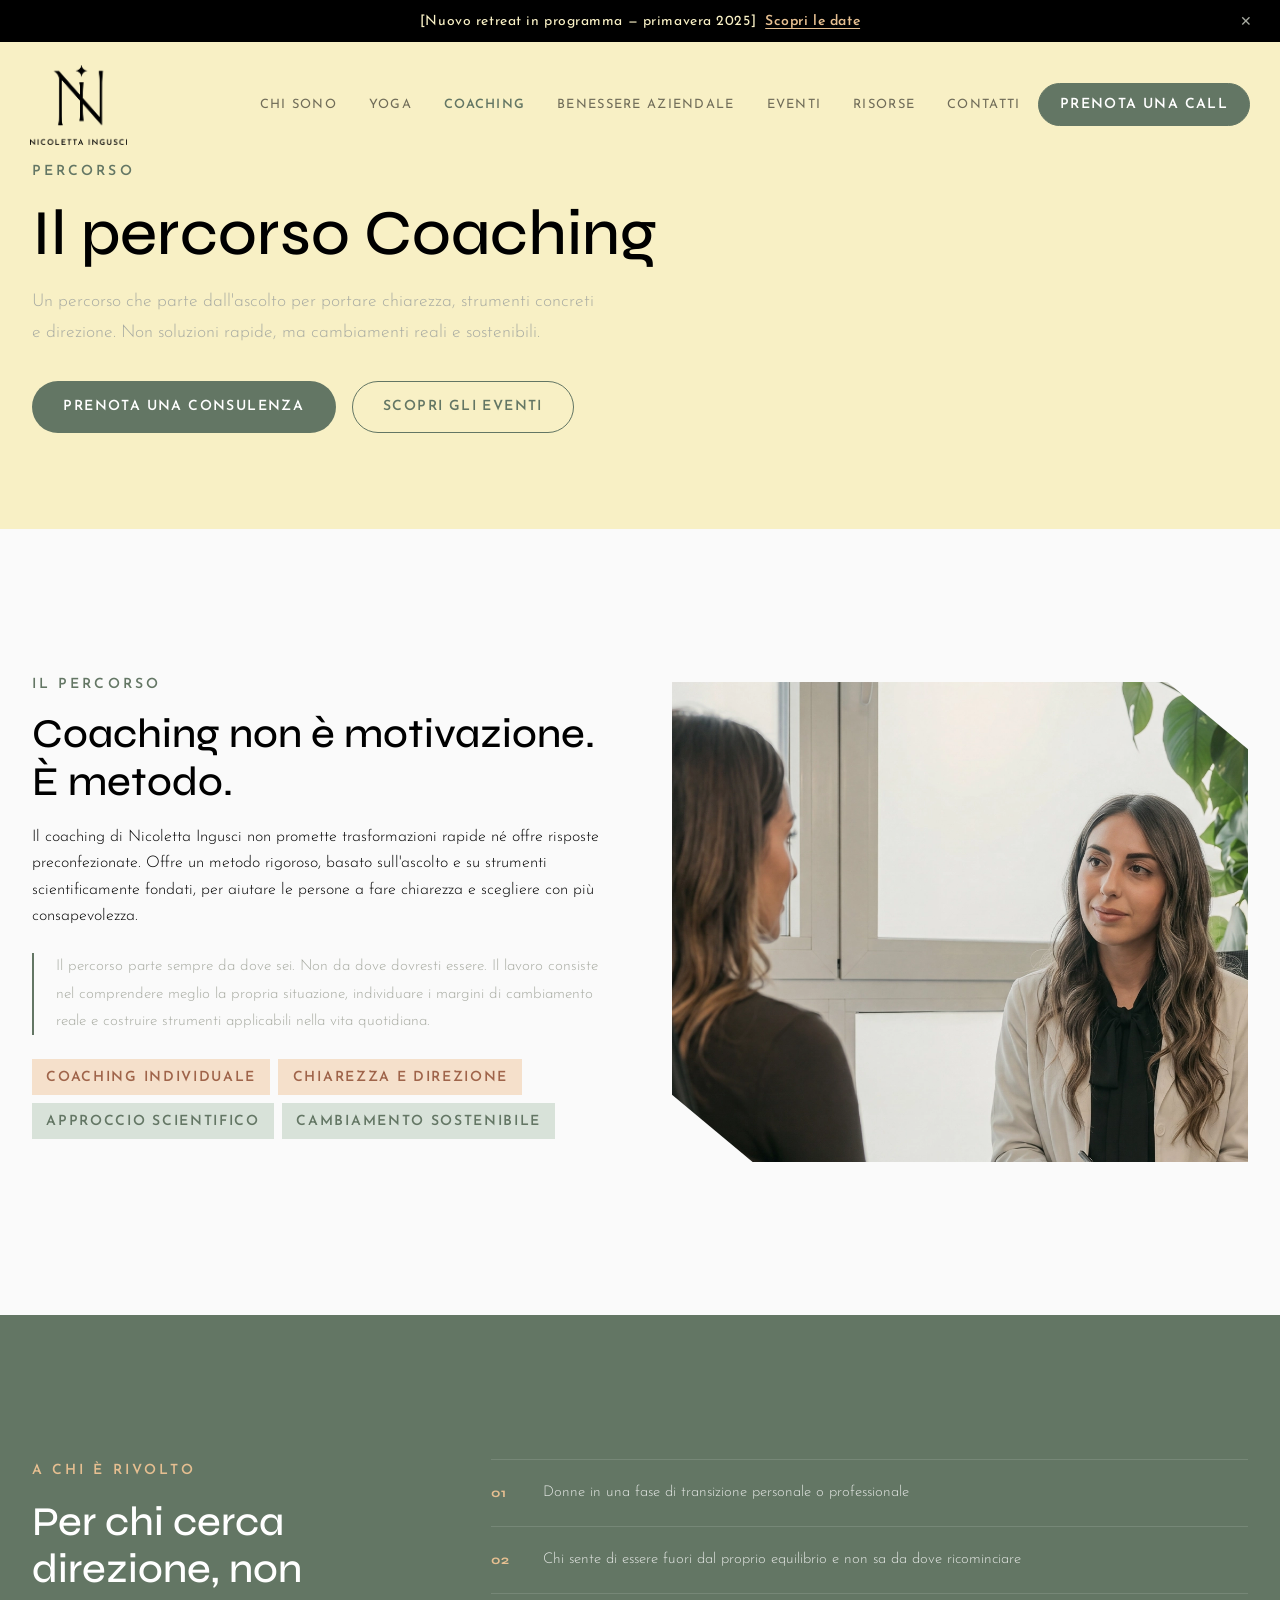
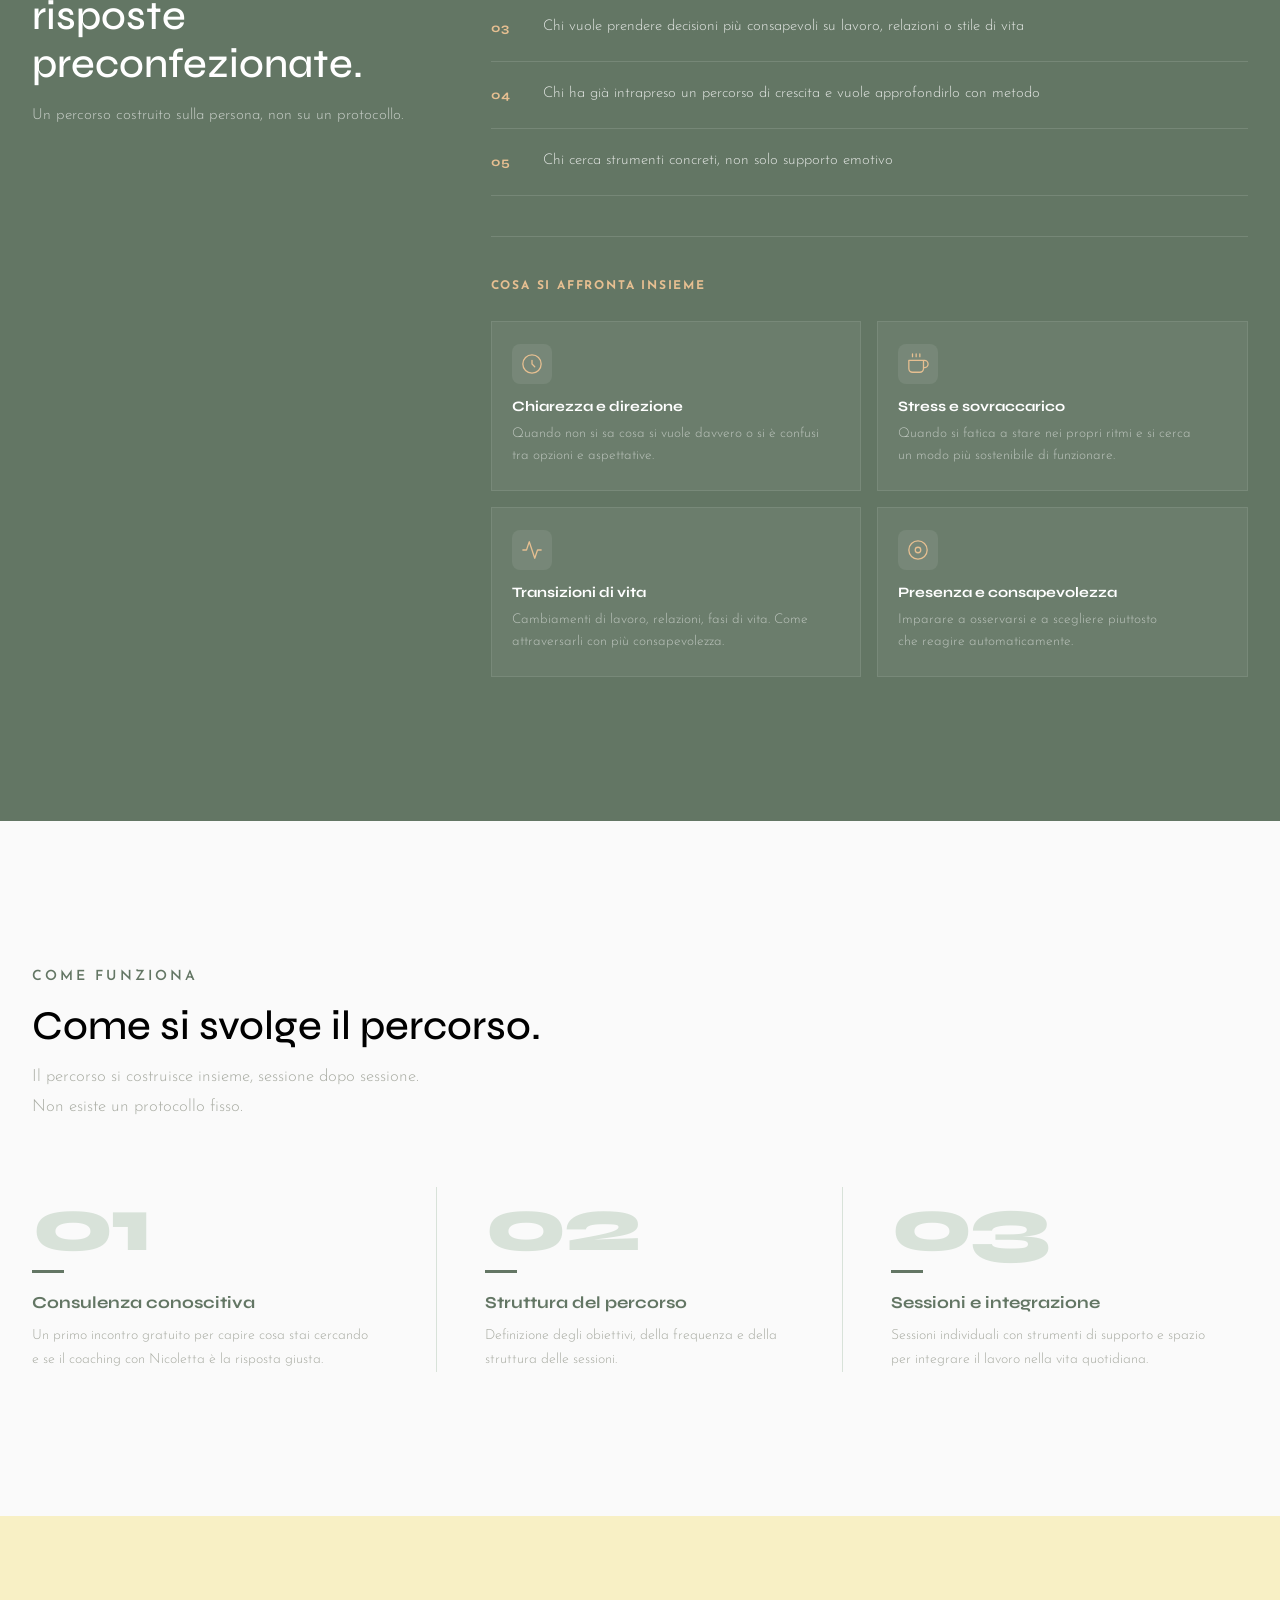
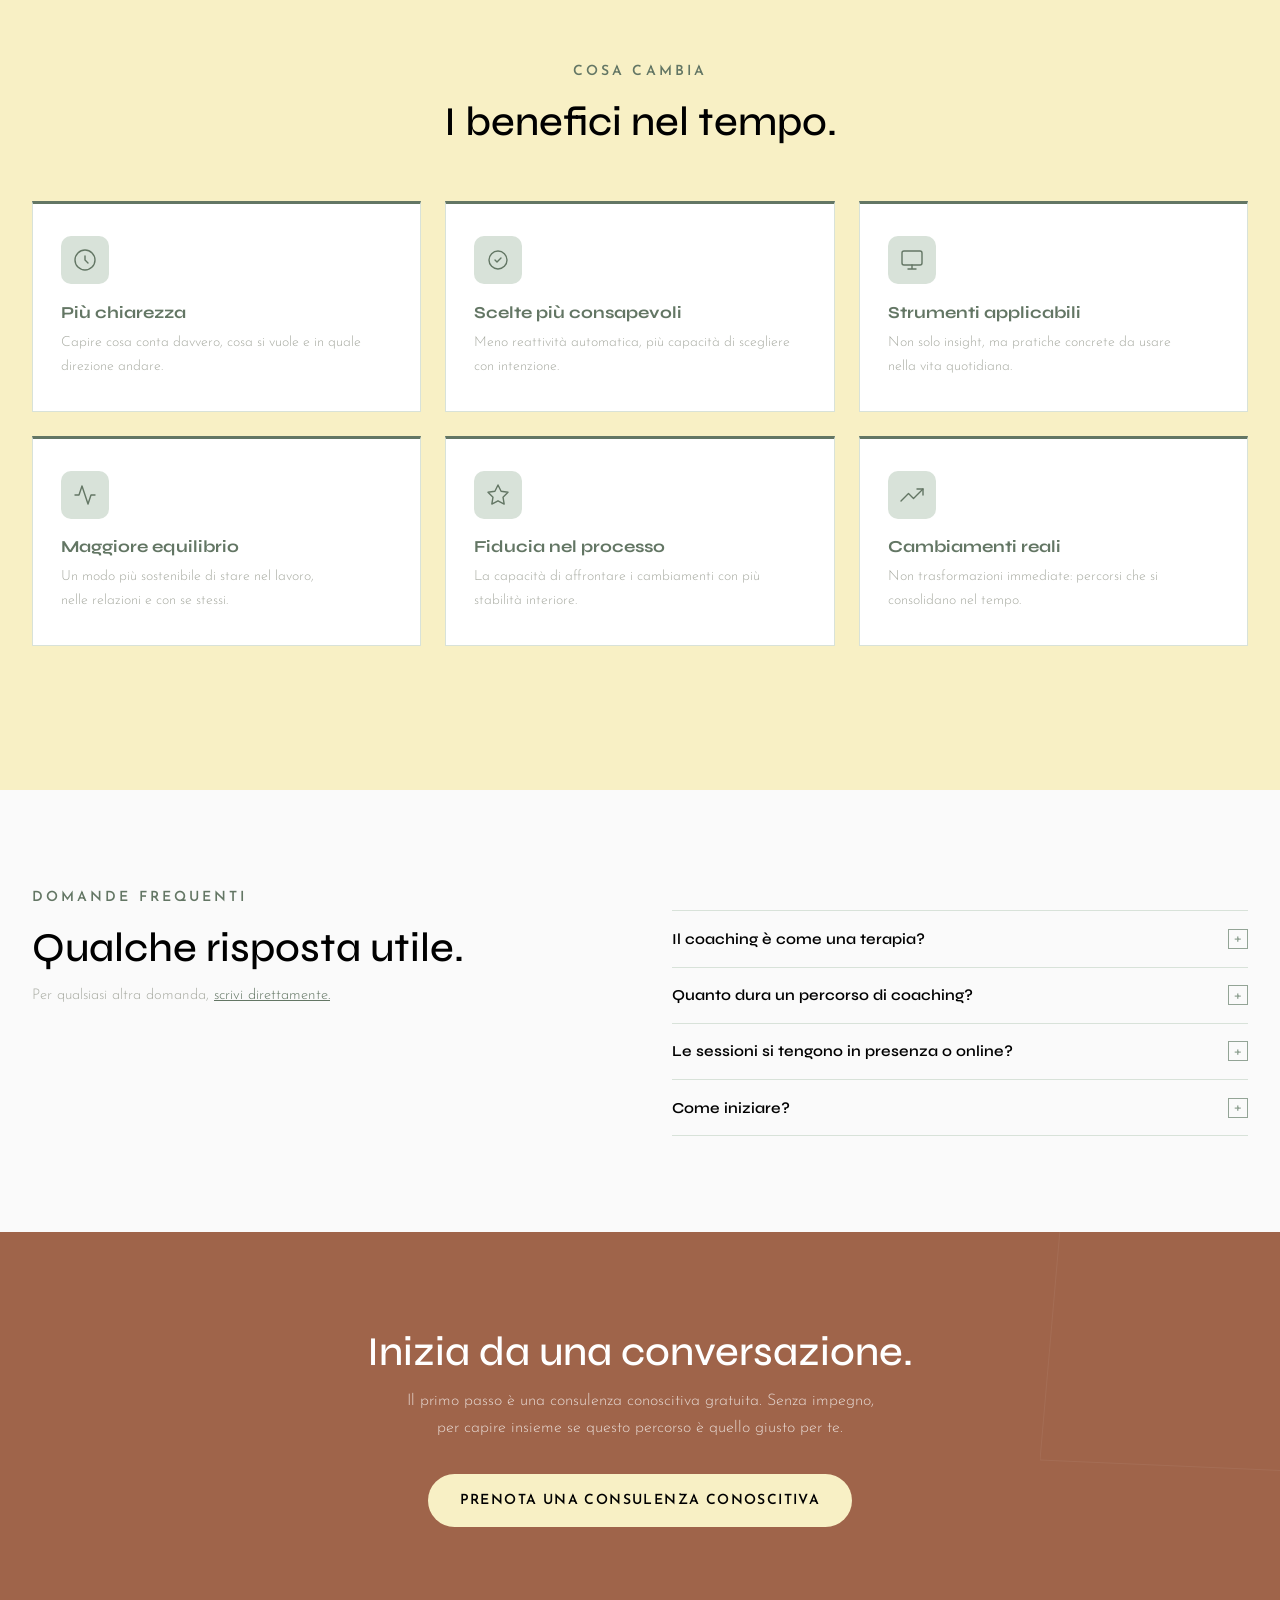
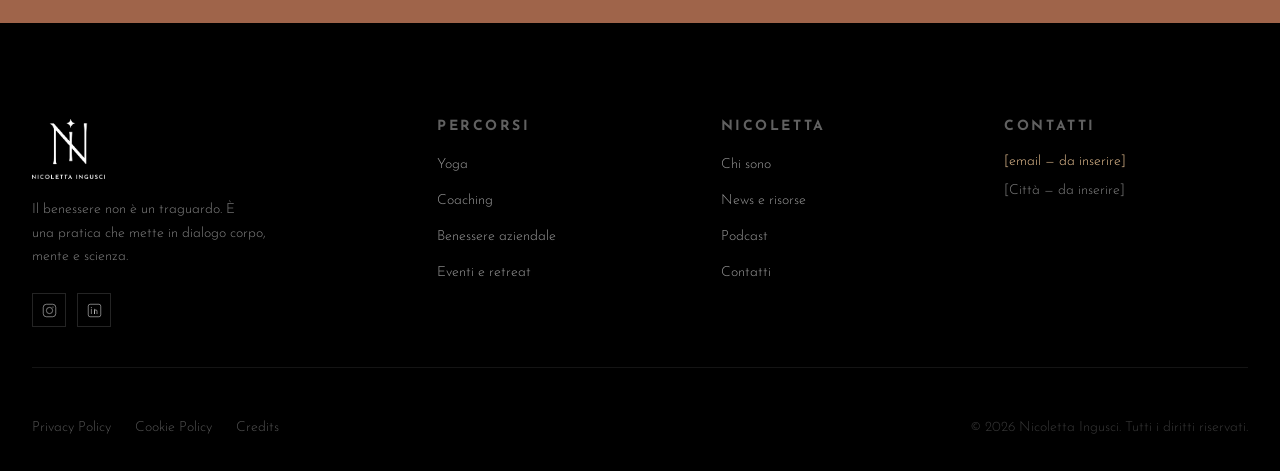
<file: coaching.html>
<!DOCTYPE html>
<html lang="it">
<head>
  <meta charset="UTF-8"/>
  <meta name="viewport" content="width=device-width, initial-scale=1.0"/>
  <meta name="description" content="Il percorso Coaching di Nicoletta Ingusci — chiarezza, strumenti concreti e cambiamenti sostenibili."/>
  <meta name="robots" content="index, follow"/>
  <link rel="canonical" href="https://nicolettaingusci.it/coaching.html"/>
  <meta property="og:type" content="website"/>
  <meta property="og:site_name" content="Nicoletta Ingusci"/>
  <meta property="og:locale" content="it_IT"/>
  <meta property="og:title" content="Percorso Coaching — Nicoletta Ingusci"/>
  <meta property="og:description" content="Il percorso Coaching di Nicoletta Ingusci — chiarezza, strumenti concreti e cambiamenti sostenibili."/>
  <meta property="og:url" content="https://nicolettaingusci.it/coaching.html"/>
  <meta property="og:image" content="https://nicolettaingusci.it/Assets/Foto/coaching.webp"/>
  <meta name="twitter:card" content="summary_large_image"/>
  <meta name="twitter:title" content="Percorso Coaching — Nicoletta Ingusci"/>
  <meta name="twitter:description" content="Il percorso Coaching di Nicoletta Ingusci — chiarezza, strumenti concreti e cambiamenti sostenibili."/>
  <meta name="twitter:image" content="https://nicolettaingusci.it/Assets/Foto/coaching.webp"/>
  <title>Coaching — Nicoletta Ingusci</title>
  <link rel="preconnect" href="https://fonts.googleapis.com"/>
  <link rel="preconnect" href="https://fonts.gstatic.com" crossorigin/>
  <link rel="stylesheet" href="css/tokens.css"/>
  <link rel="stylesheet" href="css/styles.css"/>
  <script type="application/ld+json">
  {
    "@context": "https://schema.org",
    "@type": "Person",
    "name": "Nicoletta Ingusci",
    "jobTitle": "Istruttrice di Yoga E-RYT 800 e Mental Coach ICF",
    "url": "https://nicolettaingusci.it",
    "image": "https://nicolettaingusci.it/Assets/Foto/lafondatrice.webp",
    "knowsAbout": ["Yoga","Coaching","Benessere Aziendale","Mindfulness","Pranayama"]
  }
  </script>
</head>
<body class="light-hero">

<div class="info-bar"><span>[Nuovo retreat in programma — primavera 2025] &nbsp;<a href="eventi.html">Scopri le&nbsp;date</a></span><button class="info-bar__close" aria-label="Chiudi">&#x2715;</button></div>
<header class="site-header with-infobar">
  <div class="header-inner">
    <a href="index.html" class="site-header__logo" aria-label="Nicoletta Ingusci — Homepage">
      <img class="site-header__logo--white" src="Assets/Foto/LOGO/BIANCO/niLogocompletobianco.webp" alt="Nicoletta Ingusci" width="160" height="40"/>
      <img class="site-header__logo--dark"  src="Assets/Foto/LOGO/NERO/niLogocompletonero.webp"  alt="Nicoletta Ingusci" width="160" height="40"/>
    </a>
    <nav class="site-nav" aria-label="Navigazione principale">
      <ul class="site-nav__links" role="list">
        <li><a class="site-nav__link" href="chi-sono.html">Chi sono</a></li>
        <li><a class="site-nav__link" href="yoga.html">Yoga</a></li>
        <li><a class="site-nav__link" href="coaching.html">Coaching</a></li>
        <li><a class="site-nav__link" href="benessere-aziendale.html">Benessere aziendale</a></li>
        <li><a class="site-nav__link" href="eventi.html">Eventi</a></li>
        <li><a class="site-nav__link" href="news.html">Risorse</a></li>
        <li><a class="site-nav__link" href="contatti.html">Contatti</a></li>
      </ul>
    </nav>
    <a href="contatti.html" class="btn btn--secondary header-cta">Prenota una&nbsp;call</a>
    <button class="hamburger" aria-label="Apri menu" aria-expanded="false"><span></span><span></span><span></span></button>
  </div>
</header>
<nav class="mobile-nav" aria-label="Menu mobile" aria-hidden="true">
  <a class="mobile-nav__link" href="chi-sono.html">Chi sono</a>
  <a class="mobile-nav__link" href="yoga.html">Yoga</a>
  <a class="mobile-nav__link" href="coaching.html">Coaching</a>
  <a class="mobile-nav__link" href="benessere-aziendale.html">Benessere aziendale</a>
  <a class="mobile-nav__link" href="eventi.html">Eventi</a>
  <a class="mobile-nav__link" href="news.html">Risorse</a>
  <a class="mobile-nav__link" href="contatti.html">Contatti</a>
  <a href="contatti.html" class="btn btn--primary">Prenota una&nbsp;call</a>
</nav>

<main>

<!-- PAGE HERO -->
<section class="page-hero page-hero--cream">
  <div class="container">
    <div class="page-hero__inner">
      <span class="section-label">Percorso</span>
      <h1>Il percorso Coaching</h1>
      <p class="page-hero__desc">Un percorso che&nbsp;parte dall'ascolto per&nbsp;portare chiarezza, strumenti concreti e&nbsp;direzione. Non soluzioni rapide, ma&nbsp;cambiamenti reali e&nbsp;sostenibili.</p>
      <div class="page-hero__ctas">
        <a href="contatti.html" class="btn btn--primary">Prenota una&nbsp;consulenza</a>
        <a href="eventi.html" class="btn btn--outline">Scopri gli&nbsp;eventi</a>
      </div>
    </div>
  </div>
</section>

<!-- INTRODUZIONE -->
<section class="section section--neutral section--lg">
  <div class="container">
    <div class="inner-2col inner-2col--center">
      <div class="reveal">
        <span class="section-label">Il percorso</span>
        <h2 style="margin-bottom:1.2rem;">Coaching <span style="white-space:nowrap">non è motivazione.</span><br><span style="white-space:nowrap">È metodo.</span></h2>
        <p style="margin-bottom:1.2rem;">Il coaching di&nbsp;Nicoletta Ingusci non promette trasformazioni rapide né offre risposte preconfezionate. Offre un&nbsp;metodo rigoroso, basato sull'ascolto e&nbsp;su strumenti scientificamente fondati, per&nbsp;aiutare le&nbsp;persone a fare chiarezza e&nbsp;scegliere con&nbsp;più consapevolezza.</p>
        <div class="method-block">
          <p>Il percorso parte sempre da&nbsp;dove sei. Non da&nbsp;dove dovresti essere. Il lavoro consiste nel&nbsp;comprendere meglio la&nbsp;propria situazione, individuare i margini di&nbsp;cambiamento reale e&nbsp;costruire strumenti applicabili nella&nbsp;vita quotidiana.</p>
        </div>
        <div class="nicoletta-preview__tags" style="margin-top:1.5rem;">
          <span class="tag tag--peach">Coaching individuale</span>
          <span class="tag tag--peach">Chiarezza e&nbsp;direzione</span>
          <span class="tag tag--green">Approccio scientifico</span>
          <span class="tag tag--green">Cambiamento sostenibile</span>
        </div>
      </div>
      <div class="inner-image reveal" style="clip-path:polygon(0 0, 86% 0, 100% 14%, 100% 100%, 14% 100%, 0 86%);overflow:hidden;">
        <img src="Assets/Foto/coaching.webp" alt="Sessione di Coaching con Nicoletta Ingusci" loading="lazy"/>
      </div>
    </div>
  </div>
</section>

<!-- A CHI SI RIVOLGE + ESIGENZE -->
<section class="section section--lg" style="background:var(--c-green-700);">
  <div class="container">
    <div class="target-section">
      <div class="target-section__intro reveal">
        <span class="section-label section-label--light">A chi è rivolto</span>
        <h2>Per chi cerca direzione, non risposte preconfezionate.</h2>
        <p style="color:rgba(255,255,255,0.65);font-size:0.95rem;line-height:1.7;margin-top:1rem;">Un percorso costruito sulla persona, non su&nbsp;un&nbsp;protocollo.</p>
      </div>
      <div class="target-section__body">
        <div class="target-list reveal">
          <div class="target-item">
            <span class="target-item__num">01</span>
            <p class="target-item__text">Donne in una&nbsp;fase di&nbsp;transizione personale o&nbsp;professionale</p>
          </div>
          <div class="target-item">
            <span class="target-item__num">02</span>
            <p class="target-item__text">Chi sente di&nbsp;essere fuori dal proprio equilibrio e&nbsp;non sa da&nbsp;dove ricominciare</p>
          </div>
          <div class="target-item">
            <span class="target-item__num">03</span>
            <p class="target-item__text">Chi vuole prendere decisioni più consapevoli su&nbsp;lavoro, relazioni o&nbsp;stile di&nbsp;vita</p>
          </div>
          <div class="target-item">
            <span class="target-item__num">04</span>
            <p class="target-item__text">Chi ha già intrapreso un&nbsp;percorso di&nbsp;crescita e&nbsp;vuole approfondirlo con&nbsp;metodo</p>
          </div>
          <div class="target-item">
            <span class="target-item__num">05</span>
            <p class="target-item__text">Chi cerca strumenti concreti, non solo supporto emotivo</p>
          </div>
        </div>
        <div class="target-benefits reveal">
          <p class="target-benefits__label">Cosa si affronta insieme</p>
          <div class="target-benefits__grid">
            <div class="target-benefit">
              <div class="target-benefit__icon" aria-hidden="true">
                <svg width="22" height="22" viewBox="0 0 24 24" fill="none" stroke="currentColor" stroke-width="1.4" stroke-linecap="round" stroke-linejoin="round"><circle cx="12" cy="12" r="10"/><path d="M12 8v4l3 3"/></svg>
              </div>
              <strong class="target-benefit__title">Chiarezza e&nbsp;direzione</strong>
              <p class="target-benefit__desc">Quando non si sa cosa si vuole davvero o&nbsp;si è confusi tra&nbsp;opzioni e&nbsp;aspettative.</p>
            </div>
            <div class="target-benefit">
              <div class="target-benefit__icon" aria-hidden="true">
                <svg width="22" height="22" viewBox="0 0 24 24" fill="none" stroke="currentColor" stroke-width="1.4" stroke-linecap="round" stroke-linejoin="round"><path d="M18 8h1a4 4 0 0 1 0 8h-1M2 8h16v9a4 4 0 0 1-4 4H6a4 4 0 0 1-4-4V8zM6 1v3M10 1v3M14 1v3"/></svg>
              </div>
              <strong class="target-benefit__title">Stress e&nbsp;sovraccarico</strong>
              <p class="target-benefit__desc">Quando si fatica a stare nei&nbsp;propri ritmi e&nbsp;si cerca un&nbsp;modo più sostenibile di&nbsp;funzionare.</p>
            </div>
            <div class="target-benefit">
              <div class="target-benefit__icon" aria-hidden="true">
                <svg width="22" height="22" viewBox="0 0 24 24" fill="none" stroke="currentColor" stroke-width="1.4" stroke-linecap="round" stroke-linejoin="round"><polyline points="22 12 18 12 15 21 9 3 6 12 2 12"/></svg>
              </div>
              <strong class="target-benefit__title">Transizioni di&nbsp;vita</strong>
              <p class="target-benefit__desc">Cambiamenti di&nbsp;lavoro, relazioni, fasi di&nbsp;vita. Come attraversarli con&nbsp;più consapevolezza.</p>
            </div>
            <div class="target-benefit">
              <div class="target-benefit__icon" aria-hidden="true">
                <svg width="22" height="22" viewBox="0 0 24 24" fill="none" stroke="currentColor" stroke-width="1.4" stroke-linecap="round" stroke-linejoin="round"><circle cx="12" cy="12" r="10"/><circle cx="12" cy="12" r="3"/></svg>
              </div>
              <strong class="target-benefit__title">Presenza e&nbsp;consapevolezza</strong>
              <p class="target-benefit__desc">Imparare a osservarsi e&nbsp;a scegliere piuttosto che&nbsp;reagire automaticamente.</p>
            </div>
          </div>
        </div>
      </div>
    </div>
  </div>
</section>

<!-- METODO E SVOLGIMENTO -->
<section class="section section--neutral section--lg">
  <div class="container">
    <div class="section__header reveal" style="max-width:680px;margin-bottom:4rem;">
      <span class="section-label">Come funziona</span>
      <h2>Come si svolge il&nbsp;percorso.</h2>
      <p class="section__intro">Il percorso si costruisce insieme, sessione dopo sessione. <span style="white-space:nowrap">Non esiste un protocollo fisso.</span></p>
    </div>
    <div class="metodo-steps reveal">
      <div class="metodo-step">
        <span class="metodo-step__num">01</span>
        <div class="metodo-step__bar"></div>
        <h3 class="metodo-step__title">Consulenza conoscitiva</h3>
        <p class="metodo-step__desc">Un primo incontro gratuito per&nbsp;capire cosa stai cercando e&nbsp;se il&nbsp;coaching con&nbsp;Nicoletta è la&nbsp;risposta giusta.</p>
      </div>
      <div class="metodo-step">
        <span class="metodo-step__num">02</span>
        <div class="metodo-step__bar"></div>
        <h3 class="metodo-step__title">Struttura del&nbsp;percorso</h3>
        <p class="metodo-step__desc">Definizione degli&nbsp;obiettivi, della&nbsp;frequenza e&nbsp;della struttura delle&nbsp;sessioni.</p>
      </div>
      <div class="metodo-step">
        <span class="metodo-step__num">03</span>
        <div class="metodo-step__bar"></div>
        <h3 class="metodo-step__title">Sessioni e&nbsp;integrazione</h3>
        <p class="metodo-step__desc">Sessioni individuali con&nbsp;strumenti di&nbsp;supporto e&nbsp;spazio per&nbsp;integrare il&nbsp;lavoro nella&nbsp;vita quotidiana.</p>
      </div>
    </div>
  </div>
</section>

<!-- BENEFICI -->
<section class="section section--cream section--lg">
  <div class="container">
    <div class="section__header section__header--centered reveal" style="margin-bottom:3.5rem;">
      <span class="section-label">Cosa cambia</span>
      <h2>I benefici nel&nbsp;tempo.</h2>
    </div>
    <div class="benefici-grid reveal">
      <div class="benefici-card">
        <div class="benefici-card__icon" aria-hidden="true">
          <svg width="24" height="24" viewBox="0 0 24 24" fill="none" stroke="currentColor" stroke-width="1.4" stroke-linecap="round" stroke-linejoin="round"><circle cx="12" cy="12" r="10"/><path d="M12 8v4l3 3"/></svg>
        </div>
        <h4 class="benefici-card__title">Più chiarezza</h4>
        <p class="benefici-card__desc">Capire cosa conta davvero, cosa si vuole e&nbsp;in quale direzione andare.</p>
      </div>
      <div class="benefici-card">
        <div class="benefici-card__icon" aria-hidden="true">
          <svg width="24" height="24" viewBox="0 0 24 24" fill="none" stroke="currentColor" stroke-width="1.4" stroke-linecap="round" stroke-linejoin="round"><path d="M9 12l2 2 4-4"/><path d="M21 12a9 9 0 1 1-18 0 9 9 0 0 1 18 0z"/></svg>
        </div>
        <h4 class="benefici-card__title">Scelte più consapevoli</h4>
        <p class="benefici-card__desc">Meno reattività automatica, più capacità di&nbsp;scegliere con&nbsp;intenzione.</p>
      </div>
      <div class="benefici-card">
        <div class="benefici-card__icon" aria-hidden="true">
          <svg width="24" height="24" viewBox="0 0 24 24" fill="none" stroke="currentColor" stroke-width="1.4" stroke-linecap="round" stroke-linejoin="round"><rect x="2" y="3" width="20" height="14" rx="2"/><path d="M8 21h8M12 17v4"/></svg>
        </div>
        <h4 class="benefici-card__title">Strumenti applicabili</h4>
        <p class="benefici-card__desc">Non solo insight, ma&nbsp;pratiche concrete da&nbsp;usare nella&nbsp;vita quotidiana.</p>
      </div>
      <div class="benefici-card">
        <div class="benefici-card__icon" aria-hidden="true">
          <svg width="24" height="24" viewBox="0 0 24 24" fill="none" stroke="currentColor" stroke-width="1.4" stroke-linecap="round" stroke-linejoin="round"><path d="M22 12h-4l-3 9L9 3l-3 9H2"/></svg>
        </div>
        <h4 class="benefici-card__title">Maggiore equilibrio</h4>
        <p class="benefici-card__desc">Un modo più sostenibile di&nbsp;stare nel&nbsp;lavoro, nelle&nbsp;relazioni e&nbsp;con se&nbsp;stessi.</p>
      </div>
      <div class="benefici-card">
        <div class="benefici-card__icon" aria-hidden="true">
          <svg width="24" height="24" viewBox="0 0 24 24" fill="none" stroke="currentColor" stroke-width="1.4" stroke-linecap="round" stroke-linejoin="round"><polygon points="12 2 15.09 8.26 22 9.27 17 14.14 18.18 21.02 12 17.77 5.82 21.02 7 14.14 2 9.27 8.91 8.26 12 2"/></svg>
        </div>
        <h4 class="benefici-card__title">Fiducia nel&nbsp;processo</h4>
        <p class="benefici-card__desc">La capacità di&nbsp;affrontare i cambiamenti con&nbsp;più stabilità interiore.</p>
      </div>
      <div class="benefici-card">
        <div class="benefici-card__icon" aria-hidden="true">
          <svg width="24" height="24" viewBox="0 0 24 24" fill="none" stroke="currentColor" stroke-width="1.4" stroke-linecap="round" stroke-linejoin="round"><polyline points="23 6 13.5 15.5 8.5 10.5 1 18"/><polyline points="17 6 23 6 23 12"/></svg>
        </div>
        <h4 class="benefici-card__title">Cambiamenti reali</h4>
        <p class="benefici-card__desc">Non trasformazioni immediate: percorsi che&nbsp;si consolidano nel&nbsp;tempo.</p>
      </div>
    </div>
  </div>
</section>

<!-- FAQ -->
<section class="section section--neutral">
  <div class="container">
    <div class="inner-2col">
      <div class="reveal">
        <span class="section-label">Domande frequenti</span>
        <h2>Qualche risposta utile.</h2>
        <p style="color:var(--c-neutral-400);margin-top:0.8rem;font-size:0.92rem;">Per qualsiasi altra domanda, <a href="contatti.html" style="color:var(--c-green-700);text-decoration:underline;">scrivi direttamente.</a></p>
      </div>
      <div class="faq-list reveal">
        <div class="faq-item">
          <button class="faq-question">Il coaching è come&nbsp;una&nbsp;terapia?<span class="faq-question__icon" aria-hidden="true">+</span></button>
          <div class="faq-answer">No. Il coaching non è psicoterapia. Lavora sul presente e&nbsp;sul futuro — su&nbsp;obiettivi, risorse, scelte. Non si occupa di&nbsp;patologie o&nbsp;traumi. In certi casi i due percorsi possono coesistere e&nbsp;supportarsi a vicenda.</div>
        </div>
        <div class="faq-item">
          <button class="faq-question">Quanto dura un&nbsp;percorso di&nbsp;coaching?<span class="faq-question__icon" aria-hidden="true">+</span></button>
          <div class="faq-answer">[Durata indicativa — da&nbsp;aggiornare con&nbsp;informazioni reali.] La durata dipende dagli obiettivi. Si può iniziare con&nbsp;un&nbsp;ciclo di&nbsp;sessioni e&nbsp;valutare insieme come&nbsp;proseguire.</div>
        </div>
        <div class="faq-item">
          <button class="faq-question">Le sessioni si tengono in presenza o&nbsp;online?<span class="faq-question__icon" aria-hidden="true">+</span></button>
          <div class="faq-answer">Entrambe le&nbsp;modalità sono disponibili. [Dettagli su&nbsp;luoghi e&nbsp;piattaforme — da&nbsp;aggiornare.]</div>
        </div>
        <div class="faq-item">
          <button class="faq-question">Come iniziare?<span class="faq-question__icon" aria-hidden="true">+</span></button>
          <div class="faq-answer">Con una&nbsp;consulenza conoscitiva gratuita. È un&nbsp;primo incontro senza impegno per&nbsp;capire insieme se&nbsp;il&nbsp;percorso è adatto. <a href="contatti.html" style="color:var(--c-green-700);">Scrivici per&nbsp;prenotarla.</a></div>
        </div>
      </div>
    </div>
  </div>
</section>

<!-- CTA -->
<section class="cta-block" style="background:var(--c-terracotta);">
  <svg class="cta-block__frag cta-block__frag--1" viewBox="0 0 300 300" fill="none" aria-hidden="true"><polygon points="25,0 300,12 275,300 0,288" stroke="#fff" stroke-width="0.8" fill="none"/></svg>
  <div class="container" style="position:relative;z-index:1;">
    <h2 class="cta-block__title">Inizia da&nbsp;una&nbsp;conversazione.</h2>
    <p class="cta-block__text">Il primo passo è una&nbsp;consulenza conoscitiva gratuita. Senza impegno, per&nbsp;capire insieme se&nbsp;questo&nbsp;percorso è quello giusto per&nbsp;te.</p>
    <div class="cta-block__ctas">
      <a href="contatti.html" class="btn btn--cream">Prenota una&nbsp;consulenza conoscitiva</a>
    </div>
  </div>
</section>

</main>

<footer class="site-footer" role="contentinfo">
  <div class="container">
    <div class="footer__main">
      <div class="footer__brand">
        <div class="footer__logo"><img src="Assets/Foto/LOGO/BIANCO/niLogocompletobianco.webp" alt="Nicoletta Ingusci" width="150" height="38" loading="lazy"/></div>
        <p class="footer__payoff">Il benessere non è un&nbsp;traguardo. È una&nbsp;pratica che&nbsp;mette in dialogo corpo, mente e&nbsp;scienza.</p>
        <div class="footer__social" aria-label="Social media">
          <a href="#" class="footer__social-link" aria-label="Instagram"><svg width="15" height="15" viewBox="0 0 24 24" fill="none"><rect x="2" y="2" width="20" height="20" rx="5" stroke="currentColor" stroke-width="1.5"/><circle cx="12" cy="12" r="5" stroke="currentColor" stroke-width="1.5"/><circle cx="17.5" cy="6.5" r="1" fill="currentColor"/></svg></a>
          <a href="#" class="footer__social-link" aria-label="LinkedIn"><svg width="15" height="15" viewBox="0 0 24 24" fill="none"><rect x="2" y="2" width="20" height="20" rx="3" stroke="currentColor" stroke-width="1.5"/><path d="M7 10v7M7 7v.5M12 17v-4a2 2 0 014 0v4M12 10v7" stroke="currentColor" stroke-width="1.5" stroke-linecap="round"/></svg></a>
        </div>
      </div>
      <div class="footer__col"><h5>Percorsi</h5><ul class="footer__links" role="list"><li><a class="footer__link" href="yoga.html">Yoga</a></li><li><a class="footer__link" href="coaching.html">Coaching</a></li><li><a class="footer__link" href="benessere-aziendale.html">Benessere aziendale</a></li><li><a class="footer__link" href="eventi.html">Eventi e&nbsp;retreat</a></li></ul></div>
      <div class="footer__col"><h5>Nicoletta</h5><ul class="footer__links" role="list"><li><a class="footer__link" href="chi-sono.html">Chi sono</a></li><li><a class="footer__link" href="news.html">News e&nbsp;risorse</a></li><li><a class="footer__link" href="podcast.html">Podcast</a></li><li><a class="footer__link" href="contatti.html">Contatti</a></li></ul></div>
      <div class="footer__col"><h5>Contatti</h5><p class="footer__contact-item"><a href="mailto:[email@dominio.it]">[email — da&nbsp;inserire]</a></p><p class="footer__contact-item">[Città — da&nbsp;inserire]</p></div>
    </div>
    <div class="footer__bottom">
      <nav class="footer__legal" aria-label="Link legali"><a href="#">Privacy Policy</a><a href="#">Cookie Policy</a><a href="#">Credits</a></nav>
      <p class="footer__copy">&copy; <span class="footer-year"></span> Nicoletta Ingusci. Tutti i diritti riservati.</p>
    </div>
  </div>
</footer>
<script src="js/main.js"></script>
</body>
</html>
</file>
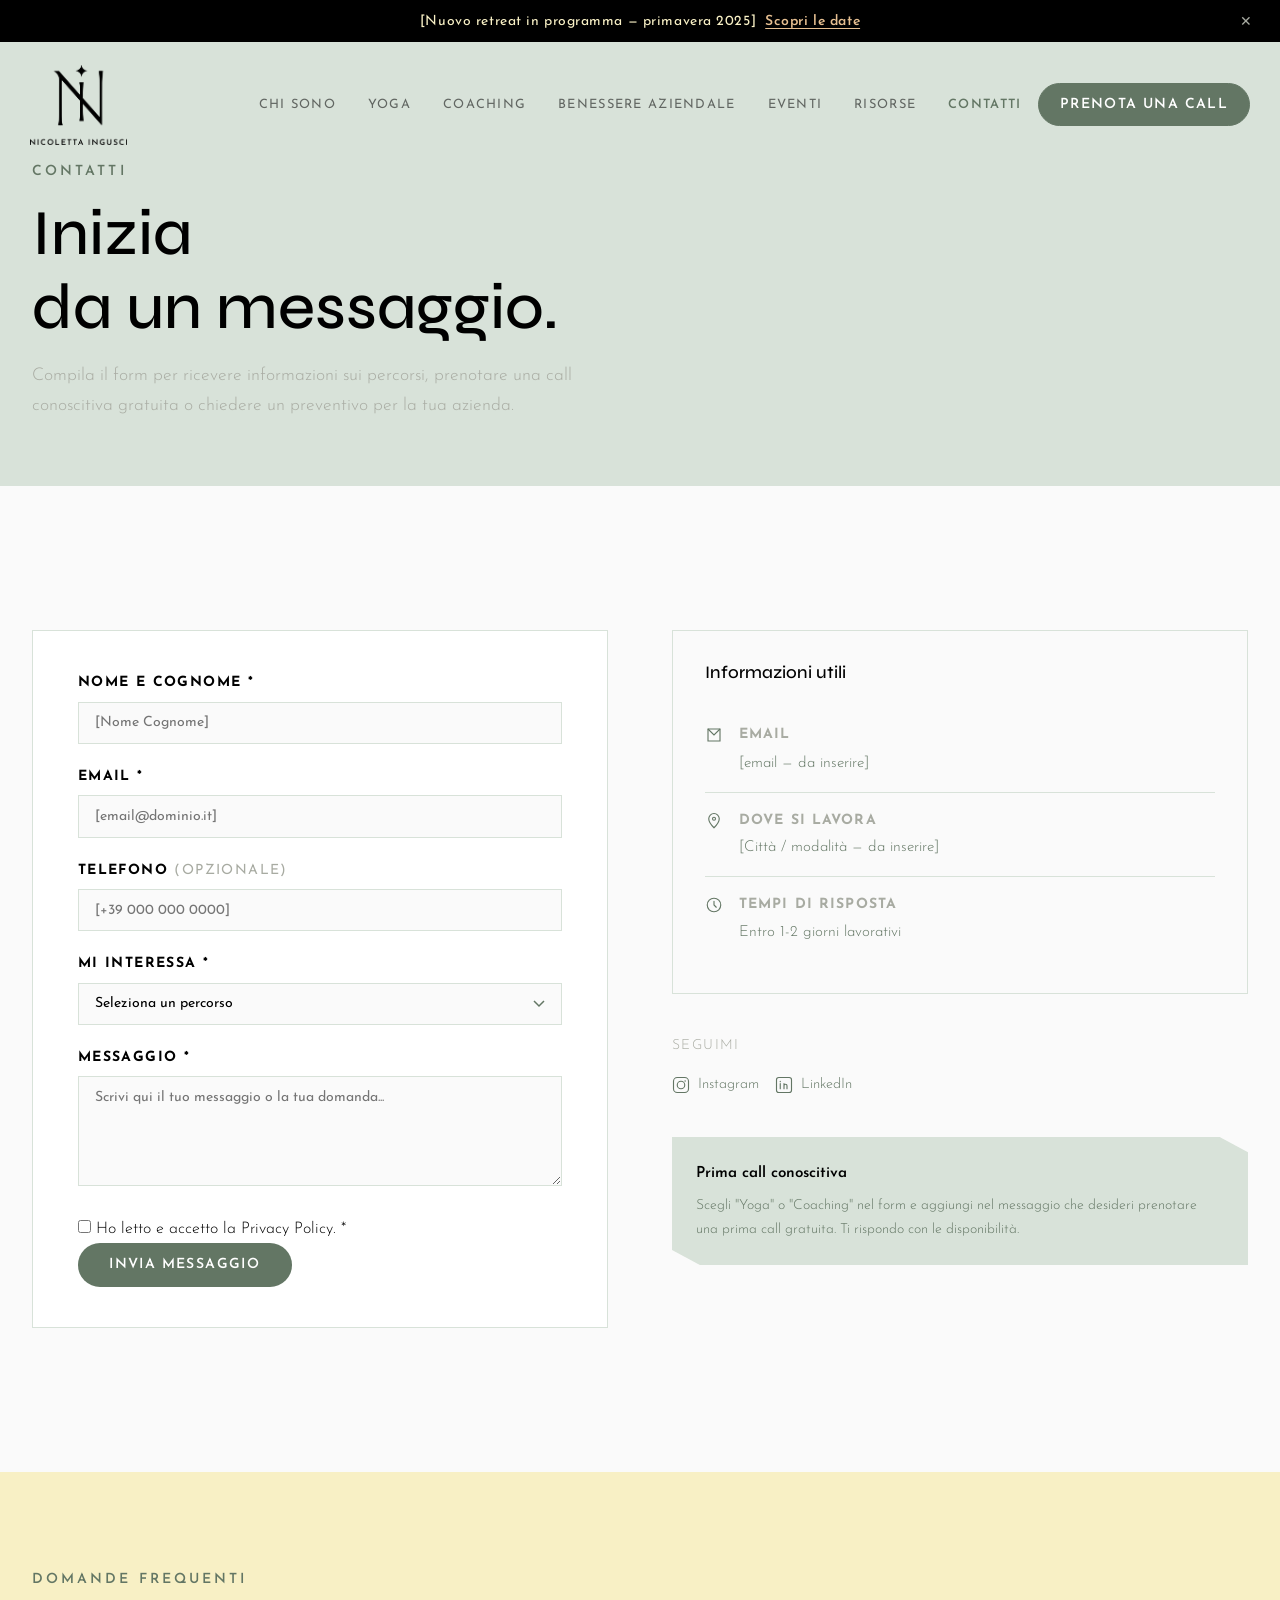
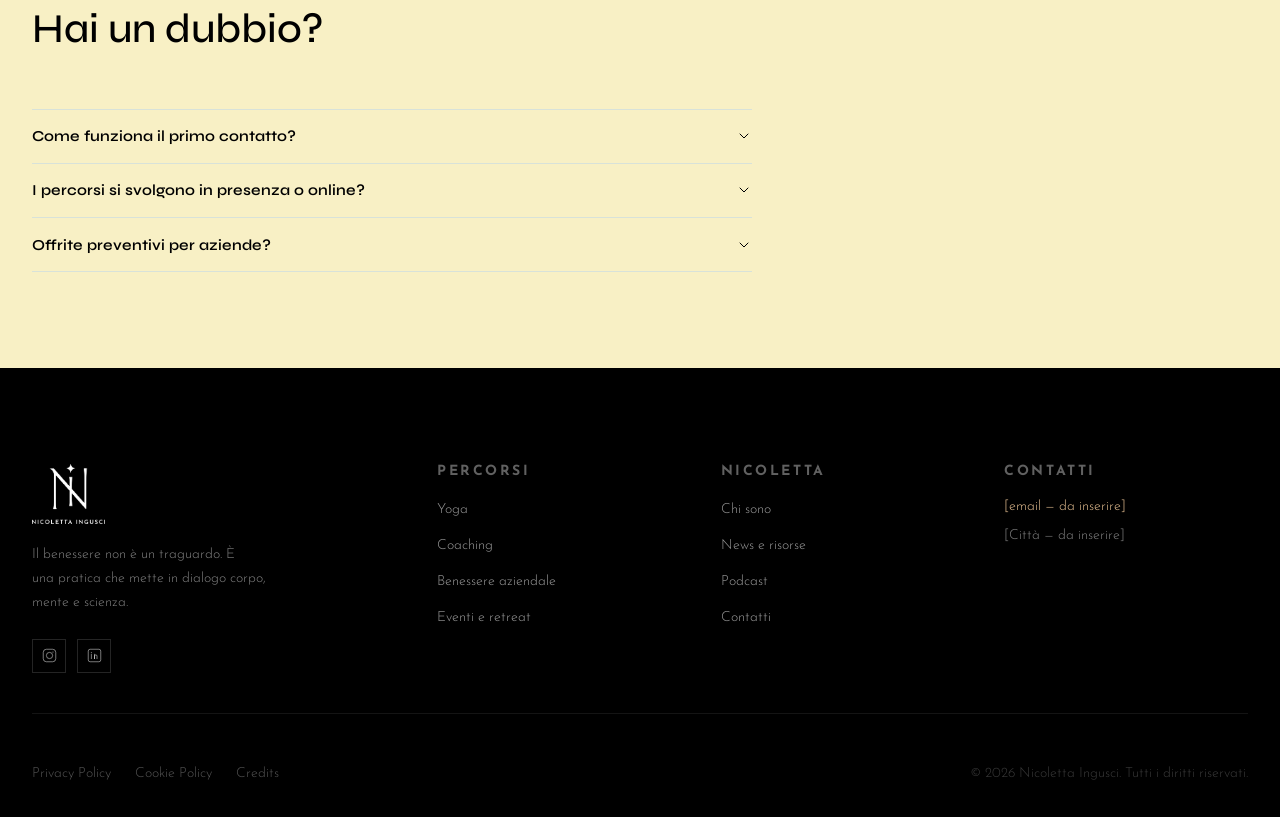
<file: contatti.html>
<!DOCTYPE html>
<html lang="it">
<head>
  <meta charset="UTF-8"/>
  <meta name="viewport" content="width=device-width, initial-scale=1.0"/>
  <meta name="description" content="Contatta Nicoletta Ingusci per informazioni su percorsi di yoga, coaching e benessere aziendale. Compila il form o scrivi direttamente."/>
  <meta name="robots" content="index, follow"/>
  <link rel="canonical" href="https://nicolettaingusci.it/contatti.html"/>
  <meta property="og:type" content="website"/>
  <meta property="og:site_name" content="Nicoletta Ingusci"/>
  <meta property="og:locale" content="it_IT"/>
  <meta property="og:title" content="Contatti — Nicoletta Ingusci"/>
  <meta property="og:description" content="Contatta Nicoletta Ingusci per informazioni su percorsi di yoga, coaching e benessere aziendale. Compila il form o scrivi direttamente."/>
  <meta property="og:url" content="https://nicolettaingusci.it/contatti.html"/>
  <meta property="og:image" content="https://nicolettaingusci.it/Assets/Foto/contactus.webp"/>
  <meta name="twitter:card" content="summary_large_image"/>
  <meta name="twitter:title" content="Contatti — Nicoletta Ingusci"/>
  <meta name="twitter:description" content="Contatta Nicoletta Ingusci per informazioni su percorsi di yoga, coaching e benessere aziendale. Compila il form o scrivi direttamente."/>
  <meta name="twitter:image" content="https://nicolettaingusci.it/Assets/Foto/contactus.webp"/>
  <title>Contatti — Nicoletta Ingusci</title>
  <link rel="preconnect" href="https://fonts.googleapis.com"/>
  <link rel="preconnect" href="https://fonts.gstatic.com" crossorigin/>
  <link rel="stylesheet" href="css/tokens.css"/>
  <link rel="stylesheet" href="css/styles.css"/>
  <script type="application/ld+json">
  {
    "@context": "https://schema.org",
    "@type": "Person",
    "name": "Nicoletta Ingusci",
    "jobTitle": "Istruttrice di Yoga E-RYT 800 e Mental Coach ICF",
    "url": "https://nicolettaingusci.it",
    "image": "https://nicolettaingusci.it/Assets/Foto/lafondatrice.webp",
    "knowsAbout": ["Yoga","Coaching","Benessere Aziendale","Mindfulness","Pranayama"]
  }
  </script>
</head>
<body class="light-hero">

<div class="info-bar"><span>[Nuovo retreat in programma — primavera 2025] &nbsp;<a href="eventi.html">Scopri le&nbsp;date</a></span><button class="info-bar__close" aria-label="Chiudi">&#x2715;</button></div>
<header class="site-header with-infobar">
  <div class="header-inner">
    <a href="index.html" class="site-header__logo" aria-label="Nicoletta Ingusci — Homepage">
      <img class="site-header__logo--white" src="Assets/Foto/LOGO/BIANCO/niLogocompletobianco.webp" alt="Nicoletta Ingusci" width="160" height="40"/>
      <img class="site-header__logo--dark"  src="Assets/Foto/LOGO/NERO/niLogocompletonero.webp"  alt="Nicoletta Ingusci" width="160" height="40"/>
    </a>
    <nav class="site-nav" aria-label="Navigazione principale">
      <ul class="site-nav__links" role="list">
        <li><a class="site-nav__link" href="chi-sono.html">Chi sono</a></li>
        <li><a class="site-nav__link" href="yoga.html">Yoga</a></li>
        <li><a class="site-nav__link" href="coaching.html">Coaching</a></li>
        <li><a class="site-nav__link" href="benessere-aziendale.html">Benessere aziendale</a></li>
        <li><a class="site-nav__link" href="eventi.html">Eventi</a></li>
        <li><a class="site-nav__link" href="news.html">Risorse</a></li>
        <li><a class="site-nav__link" href="contatti.html">Contatti</a></li>
      </ul>
    </nav>
    <a href="contatti.html" class="btn btn--secondary header-cta">Prenota una&nbsp;call</a>
    <button class="hamburger" aria-label="Apri menu" aria-expanded="false"><span></span><span></span><span></span></button>
  </div>
</header>
<nav class="mobile-nav" aria-label="Menu mobile" aria-hidden="true">
  <a class="mobile-nav__link" href="chi-sono.html">Chi sono</a>
  <a class="mobile-nav__link" href="yoga.html">Yoga</a>
  <a class="mobile-nav__link" href="coaching.html">Coaching</a>
  <a class="mobile-nav__link" href="benessere-aziendale.html">Benessere aziendale</a>
  <a class="mobile-nav__link" href="eventi.html">Eventi</a>
  <a class="mobile-nav__link" href="news.html">Risorse</a>
  <a class="mobile-nav__link" href="contatti.html">Contatti</a>
  <a href="contatti.html" class="btn btn--primary">Prenota una&nbsp;call</a>
</nav>

<main>

<!-- PAGE HERO -->
<section class="page-hero page-hero--light" style="padding-bottom:var(--space-lg);">
  <div class="container">
    <div class="page-hero__inner" style="max-width:680px;">
      <span class="section-label">Contatti</span>
      <h1>Inizia da&nbsp;un&nbsp;messaggio.</h1>
      <p class="page-hero__desc">Compila il&nbsp;form per&nbsp;ricevere informazioni sui percorsi, prenotare una&nbsp;call conoscitiva gratuita o&nbsp;chiedere un&nbsp;preventivo per&nbsp;la&nbsp;tua azienda.</p>
    </div>
  </div>
</section>

<!-- FORM + INFO -->
<section class="section section--neutral section--lg">
  <div class="container">
    <div class="inner-2col" style="align-items:start;gap:4rem;">

      <!-- FORM -->
      <div class="reveal">
        <form id="contact-form" class="contact-form" novalidate>
          <div class="form-group">
            <label for="nome" class="form-label">Nome e&nbsp;cognome <span aria-hidden="true">*</span></label>
            <input type="text" id="nome" name="nome" class="form-input" required autocomplete="name" placeholder="[Nome Cognome]"/>
          </div>
          <div class="form-group">
            <label for="email" class="form-label">Email <span aria-hidden="true">*</span></label>
            <input type="email" id="email" name="email" class="form-input" required autocomplete="email" placeholder="[email@dominio.it]"/>
          </div>
          <div class="form-group">
            <label for="telefono" class="form-label">Telefono <span style="color:var(--c-neutral-400);font-weight:400;">(opzionale)</span></label>
            <input type="tel" id="telefono" name="telefono" class="form-input" autocomplete="tel" placeholder="[+39 000 000 0000]"/>
          </div>
          <div class="form-group">
            <label for="interesse" class="form-label">Mi interessa <span aria-hidden="true">*</span></label>
            <select id="interesse" name="interesse" class="form-input" required>
              <option value="">Seleziona un&nbsp;percorso</option>
              <option value="yoga">Yoga</option>
              <option value="coaching">Coaching</option>
              <option value="benessere-aziendale">Benessere aziendale</option>
              <option value="evento">Un evento / retreat</option>
              <option value="altro">Altro</option>
            </select>
          </div>
          <div class="form-group">
            <label for="messaggio" class="form-label">Messaggio <span aria-hidden="true">*</span></label>
            <textarea id="messaggio" name="messaggio" class="form-input form-textarea" required rows="5" placeholder="Scrivi qui il tuo messaggio o la tua domanda..."></textarea>
          </div>
          <div class="form-check">
            <input type="checkbox" id="privacy" name="privacy" required class="form-check__input"/>
            <label for="privacy" class="form-check__label">Ho letto e&nbsp;accetto la&nbsp;<a href="#">Privacy Policy</a>. <span aria-hidden="true">*</span></label>
          </div>
          <button type="submit" class="btn btn--primary form-submit">Invia messaggio</button>
          <div class="form-success" aria-live="polite" hidden>
            <svg width="24" height="24" viewBox="0 0 24 24" fill="none" aria-hidden="true"><circle cx="12" cy="12" r="10" stroke="#637664" stroke-width="1.5"/><path d="M8 12l3 3 5-5" stroke="#637664" stroke-width="1.5" stroke-linecap="round" stroke-linejoin="round"/></svg>
            <p>Messaggio inviato. Ti rispondo entro 1-2 giorni lavorativi.</p>
          </div>
        </form>
      </div>

      <!-- INFO LATERALE -->
      <div class="reveal">
        <div class="contact-info">
          <h3 style="margin-bottom:1.5rem;font-size:1.1rem;">Informazioni utili</h3>
          <div class="contact-info__item">
            <svg width="18" height="18" viewBox="0 0 24 24" fill="none" aria-hidden="true"><path d="M4 4h16v16H4z" stroke="currentColor" stroke-width="1.5"/><path d="M4 4l8 8 8-8" stroke="currentColor" stroke-width="1.5"/></svg>
            <div>
              <p class="contact-info__label">Email</p>
              <a href="mailto:[email@dominio.it]" class="contact-info__value">[email — da&nbsp;inserire]</a>
            </div>
          </div>
          <div class="contact-info__item">
            <svg width="18" height="18" viewBox="0 0 24 24" fill="none" aria-hidden="true"><path d="M12 21s-7-6.9-7-12a7 7 0 0114 0c0 5.1-7 12-7 12z" stroke="currentColor" stroke-width="1.5"/><circle cx="12" cy="9" r="2" stroke="currentColor" stroke-width="1.5"/></svg>
            <div>
              <p class="contact-info__label">Dove si lavora</p>
              <p class="contact-info__value">[Città / modalità — da&nbsp;inserire]</p>
            </div>
          </div>
          <div class="contact-info__item">
            <svg width="18" height="18" viewBox="0 0 24 24" fill="none" aria-hidden="true"><circle cx="12" cy="12" r="9" stroke="currentColor" stroke-width="1.5"/><path d="M12 7v5l3 3" stroke="currentColor" stroke-width="1.5" stroke-linecap="round"/></svg>
            <div>
              <p class="contact-info__label">Tempi di&nbsp;risposta</p>
              <p class="contact-info__value">Entro 1-2 giorni lavorativi</p>
            </div>
          </div>
        </div>

        <div style="margin-top:2.5rem;">
          <p style="font-size:0.875rem;text-transform:uppercase;letter-spacing:0.1em;color:var(--c-neutral-400);margin-bottom:1rem;">Seguimi</p>
          <div style="display:flex;gap:1rem;">
            <a href="#" style="display:flex;align-items:center;gap:0.5rem;font-size:0.9rem;color:var(--c-green-700);text-decoration:none;" aria-label="Instagram">
              <svg width="18" height="18" viewBox="0 0 24 24" fill="none"><rect x="2" y="2" width="20" height="20" rx="5" stroke="currentColor" stroke-width="1.5"/><circle cx="12" cy="12" r="5" stroke="currentColor" stroke-width="1.5"/><circle cx="17.5" cy="6.5" r="1" fill="currentColor"/></svg>
              Instagram
            </a>
            <a href="#" style="display:flex;align-items:center;gap:0.5rem;font-size:0.9rem;color:var(--c-green-700);text-decoration:none;" aria-label="LinkedIn">
              <svg width="18" height="18" viewBox="0 0 24 24" fill="none"><rect x="2" y="2" width="20" height="20" rx="3" stroke="currentColor" stroke-width="1.5"/><path d="M7 10v7M7 7v.5M12 17v-4a2 2 0 014 0v4M12 10v7" stroke="currentColor" stroke-width="1.5" stroke-linecap="round"/></svg>
              LinkedIn
            </a>
          </div>
        </div>

        <div style="margin-top:2.5rem;padding:1.5rem;background:var(--c-green-100);clip-path:polygon(0 0,95% 0,100% 12%,100% 100%,5% 100%,0 88%);">
          <p style="font-weight:600;font-size:0.95rem;margin-bottom:0.5rem;">Prima call conoscitiva</p>
          <p style="font-size:0.875rem;color:var(--c-green-700);line-height:1.7;">Scegli "Yoga" o&nbsp;"Coaching" nel&nbsp;form e&nbsp;aggiungi nel&nbsp;messaggio che&nbsp;desideri prenotare una&nbsp;prima call gratuita. Ti rispondo con&nbsp;le&nbsp;disponibilità.</p>
        </div>

      </div>
    </div>
  </div>
</section>

<!-- FAQ CONTATTI -->
<section class="section section--cream">
  <div class="container">
    <div class="section__header reveal">
      <span class="section-label">Domande frequenti</span>
      <h2>Hai un&nbsp;dubbio?</h2>
    </div>
    <div class="faq reveal" style="max-width:720px;">
      <div class="faq-item">
        <button class="faq-question" aria-expanded="false">Come funziona il&nbsp;primo contatto?<svg class="faq-icon" width="16" height="16" viewBox="0 0 24 24" fill="none" aria-hidden="true"><path d="M6 9l6 6 6-6" stroke="currentColor" stroke-width="1.5" stroke-linecap="round"/></svg></button>
        <div class="faq-answer"><p>Dopo che&nbsp;invii il&nbsp;form, ti rispondo via email entro 1-2 giorni lavorativi. Se è il&nbsp;caso, organizziamo una&nbsp;breve call conoscitiva gratuita per&nbsp;capire come&nbsp;posso aiutarti.</p></div>
      </div>
      <div class="faq-item">
        <button class="faq-question" aria-expanded="false">I percorsi si svolgono in presenza o&nbsp;online?<svg class="faq-icon" width="16" height="16" viewBox="0 0 24 24" fill="none" aria-hidden="true"><path d="M6 9l6 6 6-6" stroke="currentColor" stroke-width="1.5" stroke-linecap="round"/></svg></button>
        <div class="faq-answer"><p>[Risposta — da&nbsp;aggiornare con&nbsp;le&nbsp;modalità reali offerte da&nbsp;Nicoletta: in presenza, online, o&nbsp;entrambe.]</p></div>
      </div>
      <div class="faq-item">
        <button class="faq-question" aria-expanded="false">Offrite preventivi per&nbsp;aziende?<svg class="faq-icon" width="16" height="16" viewBox="0 0 24 24" fill="none" aria-hidden="true"><path d="M6 9l6 6 6-6" stroke="currentColor" stroke-width="1.5" stroke-linecap="round"/></svg></button>
        <div class="faq-answer"><p>Sì. Seleziona "Benessere aziendale" nel&nbsp;form e&nbsp;descrivi brevemente il&nbsp;tuo contesto (dimensione del&nbsp;team, obiettivi). Rispondo con&nbsp;una&nbsp;prima proposta personalizzata.</p></div>
      </div>
    </div>
  </div>
</section>

</main>

<footer class="site-footer" role="contentinfo">
  <div class="container">
    <div class="footer__main">
      <div class="footer__brand">
        <div class="footer__logo"><img src="Assets/Foto/LOGO/BIANCO/niLogocompletobianco.webp" alt="Nicoletta Ingusci" width="150" height="38" loading="lazy"/></div>
        <p class="footer__payoff">Il benessere non è un&nbsp;traguardo. È una&nbsp;pratica che&nbsp;mette in dialogo corpo, mente e&nbsp;scienza.</p>
        <div class="footer__social" aria-label="Social media">
          <a href="#" class="footer__social-link" aria-label="Instagram"><svg width="15" height="15" viewBox="0 0 24 24" fill="none"><rect x="2" y="2" width="20" height="20" rx="5" stroke="currentColor" stroke-width="1.5"/><circle cx="12" cy="12" r="5" stroke="currentColor" stroke-width="1.5"/><circle cx="17.5" cy="6.5" r="1" fill="currentColor"/></svg></a>
          <a href="#" class="footer__social-link" aria-label="LinkedIn"><svg width="15" height="15" viewBox="0 0 24 24" fill="none"><rect x="2" y="2" width="20" height="20" rx="3" stroke="currentColor" stroke-width="1.5"/><path d="M7 10v7M7 7v.5M12 17v-4a2 2 0 014 0v4M12 10v7" stroke="currentColor" stroke-width="1.5" stroke-linecap="round"/></svg></a>
        </div>
      </div>
      <div class="footer__col"><h5>Percorsi</h5><ul class="footer__links" role="list"><li><a class="footer__link" href="yoga.html">Yoga</a></li><li><a class="footer__link" href="coaching.html">Coaching</a></li><li><a class="footer__link" href="benessere-aziendale.html">Benessere aziendale</a></li><li><a class="footer__link" href="eventi.html">Eventi e&nbsp;retreat</a></li></ul></div>
      <div class="footer__col"><h5>Nicoletta</h5><ul class="footer__links" role="list"><li><a class="footer__link" href="chi-sono.html">Chi sono</a></li><li><a class="footer__link" href="news.html">News e&nbsp;risorse</a></li><li><a class="footer__link" href="podcast.html">Podcast</a></li><li><a class="footer__link" href="contatti.html">Contatti</a></li></ul></div>
      <div class="footer__col"><h5>Contatti</h5><p class="footer__contact-item"><a href="mailto:[email@dominio.it]">[email — da&nbsp;inserire]</a></p><p class="footer__contact-item">[Città — da&nbsp;inserire]</p></div>
    </div>
    <div class="footer__bottom">
      <nav class="footer__legal" aria-label="Link legali"><a href="#">Privacy Policy</a><a href="#">Cookie Policy</a><a href="#">Credits</a></nav>
      <p class="footer__copy">&copy; <span class="footer-year"></span> Nicoletta Ingusci. Tutti i diritti riservati.</p>
    </div>
  </div>
</footer>
<script src="js/main.js"></script>
</body>
</html>
</file>
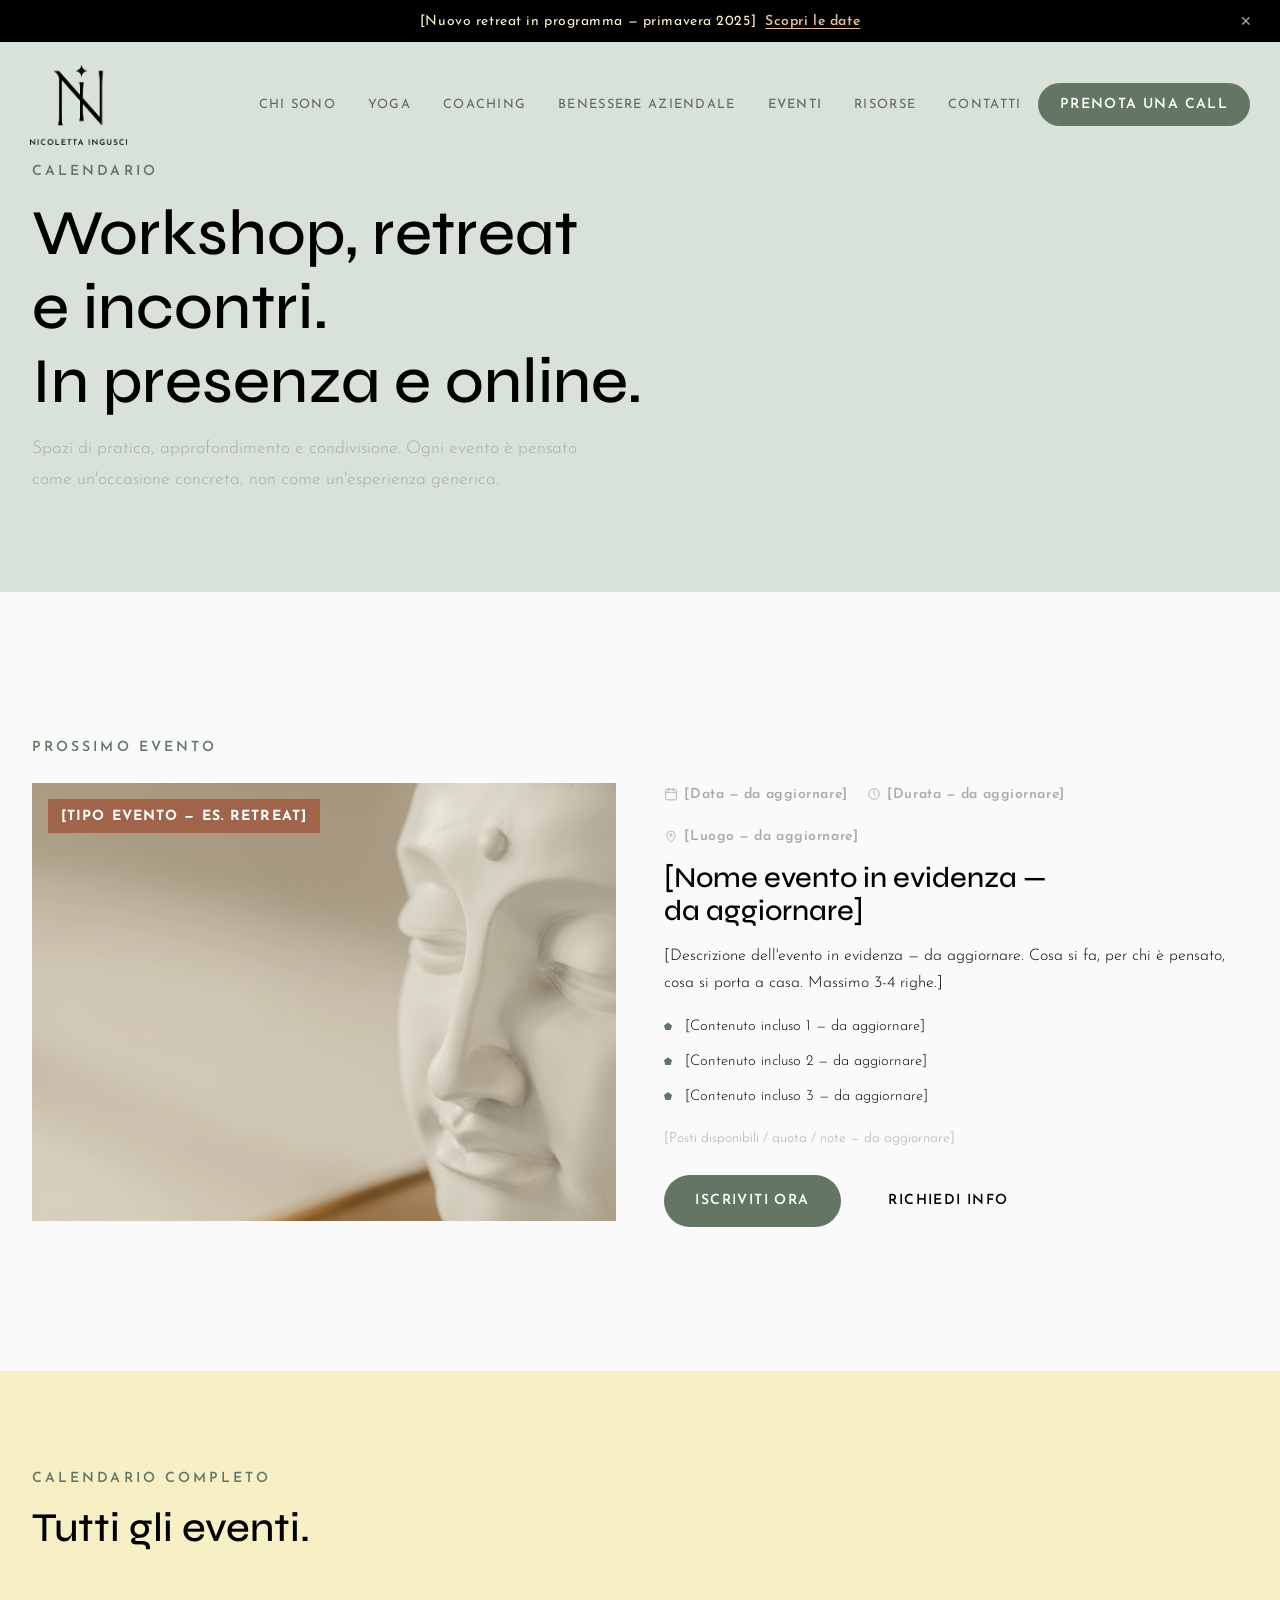
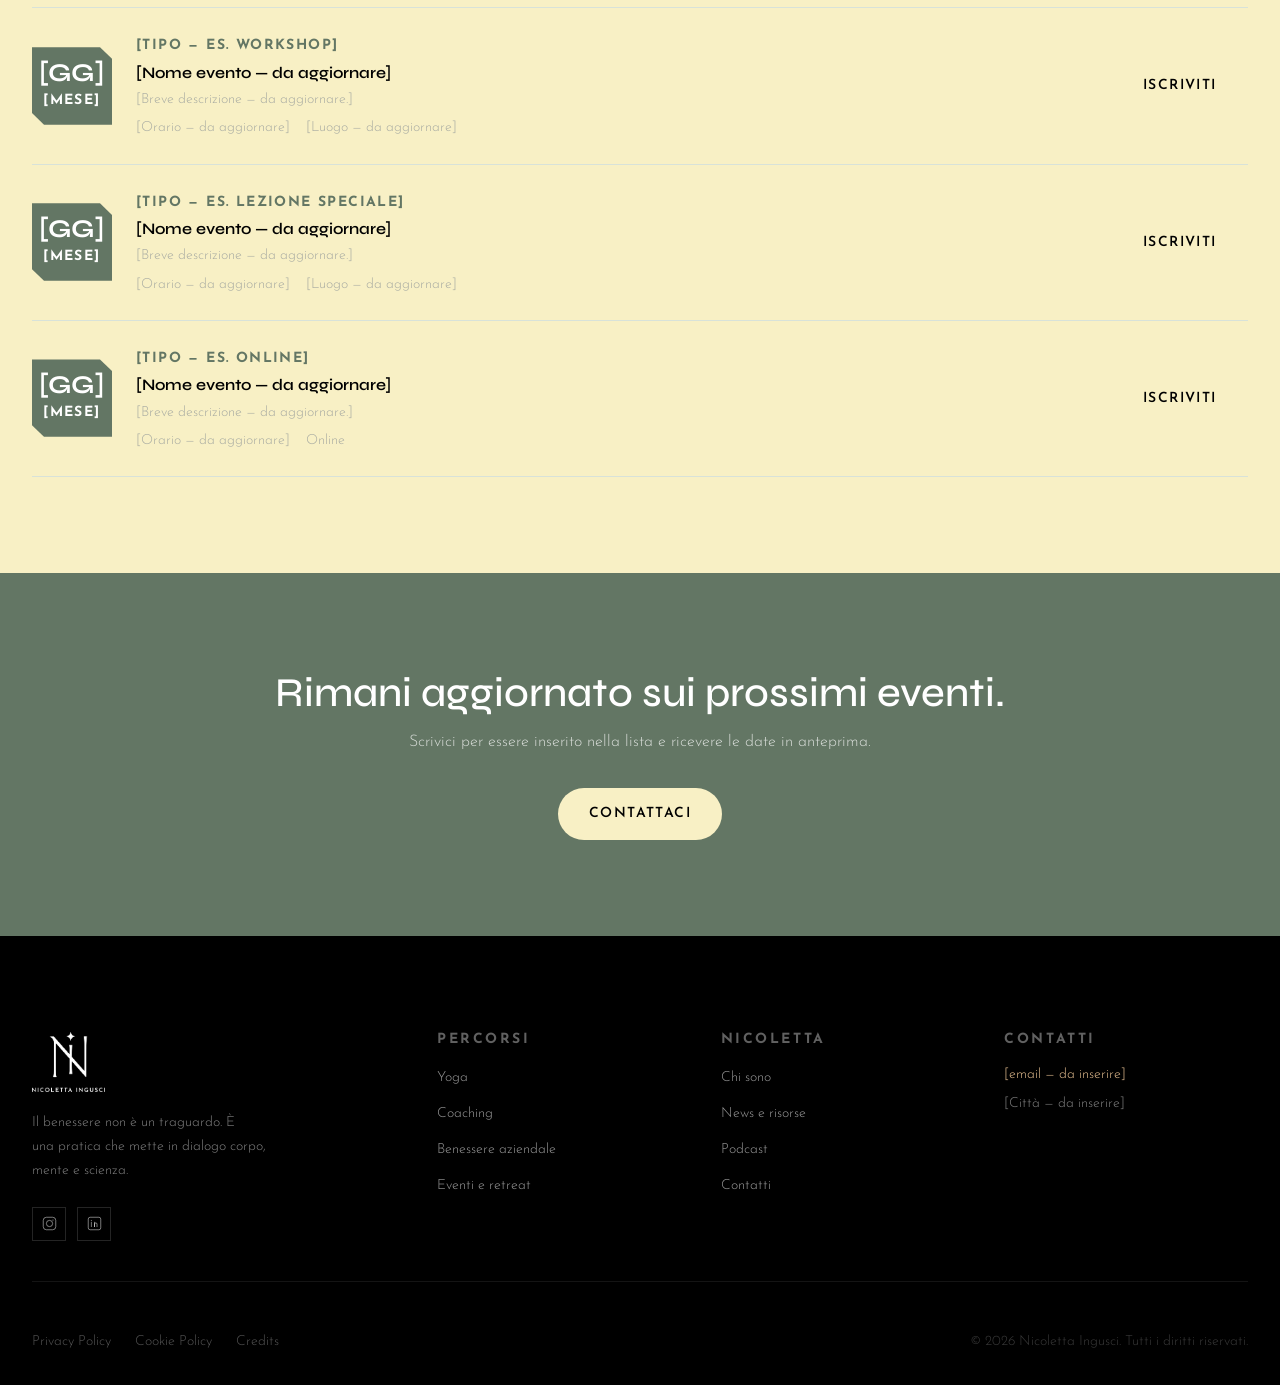
<file: eventi.html>
<!DOCTYPE html>
<html lang="it">
<head>
  <meta charset="UTF-8"/>
  <meta name="viewport" content="width=device-width, initial-scale=1.0"/>
  <meta name="description" content="Workshop, retreat e lezioni speciali con Nicoletta Ingusci. Scopri il calendario e iscriviti ai prossimi eventi."/>
  <meta name="robots" content="index, follow"/>
  <link rel="canonical" href="https://nicolettaingusci.it/eventi.html"/>
  <meta property="og:type" content="website"/>
  <meta property="og:site_name" content="Nicoletta Ingusci"/>
  <meta property="og:locale" content="it_IT"/>
  <meta property="og:title" content="Workshop, Retreat ed Incontri — Nicoletta Ingusci"/>
  <meta property="og:description" content="Workshop, retreat e lezioni speciali con Nicoletta Ingusci. Scopri il calendario e iscriviti ai prossimi eventi."/>
  <meta property="og:url" content="https://nicolettaingusci.it/eventi.html"/>
  <meta property="og:image" content="https://nicolettaingusci.it/Assets/Foto/newseeventi.webp"/>
  <meta name="twitter:card" content="summary_large_image"/>
  <meta name="twitter:title" content="Workshop, Retreat ed Incontri — Nicoletta Ingusci"/>
  <meta name="twitter:description" content="Workshop, retreat e lezioni speciali con Nicoletta Ingusci. Scopri il calendario e iscriviti ai prossimi eventi."/>
  <meta name="twitter:image" content="https://nicolettaingusci.it/Assets/Foto/newseeventi.webp"/>
  <title>Eventi — Nicoletta Ingusci</title>
  <link rel="preconnect" href="https://fonts.googleapis.com"/>
  <link rel="preconnect" href="https://fonts.gstatic.com" crossorigin/>
  <link rel="stylesheet" href="css/tokens.css"/>
  <link rel="stylesheet" href="css/styles.css"/>
  <script type="application/ld+json">
  {
    "@context": "https://schema.org",
    "@type": "Person",
    "name": "Nicoletta Ingusci",
    "jobTitle": "Istruttrice di Yoga E-RYT 800 e Mental Coach ICF",
    "url": "https://nicolettaingusci.it",
    "image": "https://nicolettaingusci.it/Assets/Foto/lafondatrice.webp",
    "knowsAbout": ["Yoga","Coaching","Benessere Aziendale","Mindfulness","Pranayama"]
  }
  </script>
</head>
<body class="light-hero">

<div class="info-bar"><span>[Nuovo retreat in programma — primavera 2025] &nbsp;<a href="#evento-featured">Scopri le&nbsp;date</a></span><button class="info-bar__close" aria-label="Chiudi">&#x2715;</button></div>
<header class="site-header with-infobar">
  <div class="header-inner">
    <a href="index.html" class="site-header__logo" aria-label="Nicoletta Ingusci — Homepage">
      <img class="site-header__logo--white" src="Assets/Foto/LOGO/BIANCO/niLogocompletobianco.webp" alt="Nicoletta Ingusci" width="160" height="40"/>
      <img class="site-header__logo--dark"  src="Assets/Foto/LOGO/NERO/niLogocompletonero.webp"  alt="Nicoletta Ingusci" width="160" height="40"/>
    </a>
    <nav class="site-nav" aria-label="Navigazione principale">
      <ul class="site-nav__links" role="list">
        <li><a class="site-nav__link" href="chi-sono.html">Chi sono</a></li>
        <li><a class="site-nav__link" href="yoga.html">Yoga</a></li>
        <li><a class="site-nav__link" href="coaching.html">Coaching</a></li>
        <li><a class="site-nav__link" href="benessere-aziendale.html">Benessere aziendale</a></li>
        <li><a class="site-nav__link" href="eventi.html">Eventi</a></li>
        <li><a class="site-nav__link" href="news.html">Risorse</a></li>
        <li><a class="site-nav__link" href="contatti.html">Contatti</a></li>
      </ul>
    </nav>
    <a href="contatti.html" class="btn btn--secondary header-cta">Prenota una&nbsp;call</a>
    <button class="hamburger" aria-label="Apri menu" aria-expanded="false"><span></span><span></span><span></span></button>
  </div>
</header>
<nav class="mobile-nav" aria-label="Menu mobile" aria-hidden="true">
  <a class="mobile-nav__link" href="chi-sono.html">Chi sono</a>
  <a class="mobile-nav__link" href="yoga.html">Yoga</a>
  <a class="mobile-nav__link" href="coaching.html">Coaching</a>
  <a class="mobile-nav__link" href="benessere-aziendale.html">Benessere aziendale</a>
  <a class="mobile-nav__link" href="eventi.html">Eventi</a>
  <a class="mobile-nav__link" href="news.html">Risorse</a>
  <a class="mobile-nav__link" href="contatti.html">Contatti</a>
  <a href="contatti.html" class="btn btn--primary">Prenota una&nbsp;call</a>
</nav>

<main>

<!-- PAGE HERO -->
<section class="page-hero page-hero--light">
  <div class="container">
    <div class="page-hero__inner">
      <span class="section-label">Calendario</span>
      <h1>Workshop, retreat e&nbsp;incontri.<br>In presenza e&nbsp;online.</h1>
      <p class="page-hero__desc">Spazi di&nbsp;pratica, approfondimento e&nbsp;condivisione. Ogni evento è pensato come&nbsp;un'occasione concreta, non come&nbsp;un'esperienza generica.</p>
    </div>
  </div>
</section>

<!-- EVENTO IN EVIDENZA -->
<section class="section section--neutral section--lg" id="evento-featured">
  <div class="container">
    <span class="section-label reveal">Prossimo evento</span>
    <div class="event-featured reveal">
      <div class="event-featured__image">
        <img src="Assets/Foto/newseeventi.webp" alt="[Nome evento — da aggiornare]" loading="lazy"/>
        <span class="event-badge">[Tipo evento — es. Retreat]</span>
      </div>
      <div class="event-featured__content">
        <div class="event-meta">
          <span class="event-meta__item"><svg width="14" height="14" viewBox="0 0 24 24" fill="none" aria-hidden="true"><rect x="3" y="4" width="18" height="18" rx="2" stroke="currentColor" stroke-width="1.5"/><path d="M3 9h18M8 2v4M16 2v4" stroke="currentColor" stroke-width="1.5" stroke-linecap="round"/></svg> [Data — da&nbsp;aggiornare]</span>
          <span class="event-meta__item"><svg width="14" height="14" viewBox="0 0 24 24" fill="none" aria-hidden="true"><circle cx="12" cy="12" r="9" stroke="currentColor" stroke-width="1.5"/><path d="M12 7v5l3 3" stroke="currentColor" stroke-width="1.5" stroke-linecap="round"/></svg> [Durata — da&nbsp;aggiornare]</span>
          <span class="event-meta__item"><svg width="14" height="14" viewBox="0 0 24 24" fill="none" aria-hidden="true"><path d="M12 21s-7-6.9-7-12a7 7 0 0114 0c0 5.1-7 12-7 12z" stroke="currentColor" stroke-width="1.5"/><circle cx="12" cy="9" r="2" stroke="currentColor" stroke-width="1.5"/></svg> [Luogo — da&nbsp;aggiornare]</span>
        </div>
        <h2 style="margin:0.8rem 0 1rem;">[Nome evento in evidenza — da&nbsp;aggiornare]</h2>
        <p>[Descrizione dell'evento in evidenza — da&nbsp;aggiornare. Cosa si fa, per&nbsp;chi è pensato, cosa si porta a casa. Massimo 3-4 righe.]</p>
        <ul class="geo-list" style="margin:1.2rem 0;">
          <li class="geo-list__item"><span class="geo-list__dot" aria-hidden="true"></span>[Contenuto incluso 1 — da&nbsp;aggiornare]</li>
          <li class="geo-list__item"><span class="geo-list__dot" aria-hidden="true"></span>[Contenuto incluso 2 — da&nbsp;aggiornare]</li>
          <li class="geo-list__item"><span class="geo-list__dot" aria-hidden="true"></span>[Contenuto incluso 3 — da&nbsp;aggiornare]</li>
        </ul>
        <p style="font-size:0.875rem;color:var(--c-neutral-400);margin-bottom:1.5rem;">[Posti disponibili / quota / note — da&nbsp;aggiornare]</p>
        <div style="display:flex;gap:1rem;flex-wrap:wrap;">
          <a href="contatti.html" class="btn btn--primary">Iscriviti ora</a>
          <a href="contatti.html" class="btn btn--ghost">Richiedi info</a>
        </div>
      </div>
    </div>
  </div>
</section>

<!-- LISTA EVENTI -->
<section class="section section--cream">
  <div class="container">
    <div class="section__header reveal">
      <span class="section-label">Calendario completo</span>
      <h2>Tutti gli&nbsp;eventi.</h2>
    </div>
    <div class="events-list reveal">

      <article class="event-card">
        <div class="event-card__date"><span class="event-card__day">[GG]</span><span class="event-card__month">[Mese]</span></div>
        <div class="event-card__body">
          <span class="event-card__type">[Tipo — es. Workshop]</span>
          <h3 class="event-card__title">[Nome evento — da&nbsp;aggiornare]</h3>
          <p class="event-card__desc">[Breve descrizione — da&nbsp;aggiornare.]</p>
          <div class="event-card__meta">
            <span>[Orario — da&nbsp;aggiornare]</span>
            <span>[Luogo — da&nbsp;aggiornare]</span>
          </div>
        </div>
        <div class="event-card__cta"><a href="contatti.html" class="btn btn--ghost btn--sm">Iscriviti</a></div>
      </article>

      <article class="event-card">
        <div class="event-card__date"><span class="event-card__day">[GG]</span><span class="event-card__month">[Mese]</span></div>
        <div class="event-card__body">
          <span class="event-card__type">[Tipo — es. Lezione speciale]</span>
          <h3 class="event-card__title">[Nome evento — da&nbsp;aggiornare]</h3>
          <p class="event-card__desc">[Breve descrizione — da&nbsp;aggiornare.]</p>
          <div class="event-card__meta">
            <span>[Orario — da&nbsp;aggiornare]</span>
            <span>[Luogo — da&nbsp;aggiornare]</span>
          </div>
        </div>
        <div class="event-card__cta"><a href="contatti.html" class="btn btn--ghost btn--sm">Iscriviti</a></div>
      </article>

      <article class="event-card">
        <div class="event-card__date"><span class="event-card__day">[GG]</span><span class="event-card__month">[Mese]</span></div>
        <div class="event-card__body">
          <span class="event-card__type">[Tipo — es. Online]</span>
          <h3 class="event-card__title">[Nome evento — da&nbsp;aggiornare]</h3>
          <p class="event-card__desc">[Breve descrizione — da&nbsp;aggiornare.]</p>
          <div class="event-card__meta">
            <span>[Orario — da&nbsp;aggiornare]</span>
            <span>Online</span>
          </div>
        </div>
        <div class="event-card__cta"><a href="contatti.html" class="btn btn--ghost btn--sm">Iscriviti</a></div>
      </article>

    </div>
  </div>
</section>

<!-- CTA -->
<section class="cta-block" aria-label="Iscrizione newsletter">
  <div class="container" style="position:relative;z-index:1;">
    <h2 class="cta-block__title">Rimani aggiornato sui prossimi eventi.</h2>
    <p class="cta-block__text">Scrivici per&nbsp;essere inserito nella&nbsp;lista e&nbsp;ricevere le&nbsp;date in anteprima.</p>
    <div class="cta-block__ctas">
      <a href="contatti.html" class="btn btn--cream">Contattaci</a>
    </div>
  </div>
</section>

</main>

<footer class="site-footer" role="contentinfo">
  <div class="container">
    <div class="footer__main">
      <div class="footer__brand">
        <div class="footer__logo"><img src="Assets/Foto/LOGO/BIANCO/niLogocompletobianco.webp" alt="Nicoletta Ingusci" width="150" height="38" loading="lazy"/></div>
        <p class="footer__payoff">Il benessere non è un&nbsp;traguardo. È una&nbsp;pratica che&nbsp;mette in dialogo corpo, mente e&nbsp;scienza.</p>
        <div class="footer__social" aria-label="Social media">
          <a href="#" class="footer__social-link" aria-label="Instagram"><svg width="15" height="15" viewBox="0 0 24 24" fill="none"><rect x="2" y="2" width="20" height="20" rx="5" stroke="currentColor" stroke-width="1.5"/><circle cx="12" cy="12" r="5" stroke="currentColor" stroke-width="1.5"/><circle cx="17.5" cy="6.5" r="1" fill="currentColor"/></svg></a>
          <a href="#" class="footer__social-link" aria-label="LinkedIn"><svg width="15" height="15" viewBox="0 0 24 24" fill="none"><rect x="2" y="2" width="20" height="20" rx="3" stroke="currentColor" stroke-width="1.5"/><path d="M7 10v7M7 7v.5M12 17v-4a2 2 0 014 0v4M12 10v7" stroke="currentColor" stroke-width="1.5" stroke-linecap="round"/></svg></a>
        </div>
      </div>
      <div class="footer__col"><h5>Percorsi</h5><ul class="footer__links" role="list"><li><a class="footer__link" href="yoga.html">Yoga</a></li><li><a class="footer__link" href="coaching.html">Coaching</a></li><li><a class="footer__link" href="benessere-aziendale.html">Benessere aziendale</a></li><li><a class="footer__link" href="eventi.html">Eventi e&nbsp;retreat</a></li></ul></div>
      <div class="footer__col"><h5>Nicoletta</h5><ul class="footer__links" role="list"><li><a class="footer__link" href="chi-sono.html">Chi sono</a></li><li><a class="footer__link" href="news.html">News e&nbsp;risorse</a></li><li><a class="footer__link" href="podcast.html">Podcast</a></li><li><a class="footer__link" href="contatti.html">Contatti</a></li></ul></div>
      <div class="footer__col"><h5>Contatti</h5><p class="footer__contact-item"><a href="mailto:[email@dominio.it]">[email — da&nbsp;inserire]</a></p><p class="footer__contact-item">[Città — da&nbsp;inserire]</p></div>
    </div>
    <div class="footer__bottom">
      <nav class="footer__legal" aria-label="Link legali"><a href="#">Privacy Policy</a><a href="#">Cookie Policy</a><a href="#">Credits</a></nav>
      <p class="footer__copy">&copy; <span class="footer-year"></span> Nicoletta Ingusci. Tutti i diritti riservati.</p>
    </div>
  </div>
</footer>
<script src="js/main.js"></script>
</body>
</html>
</file>
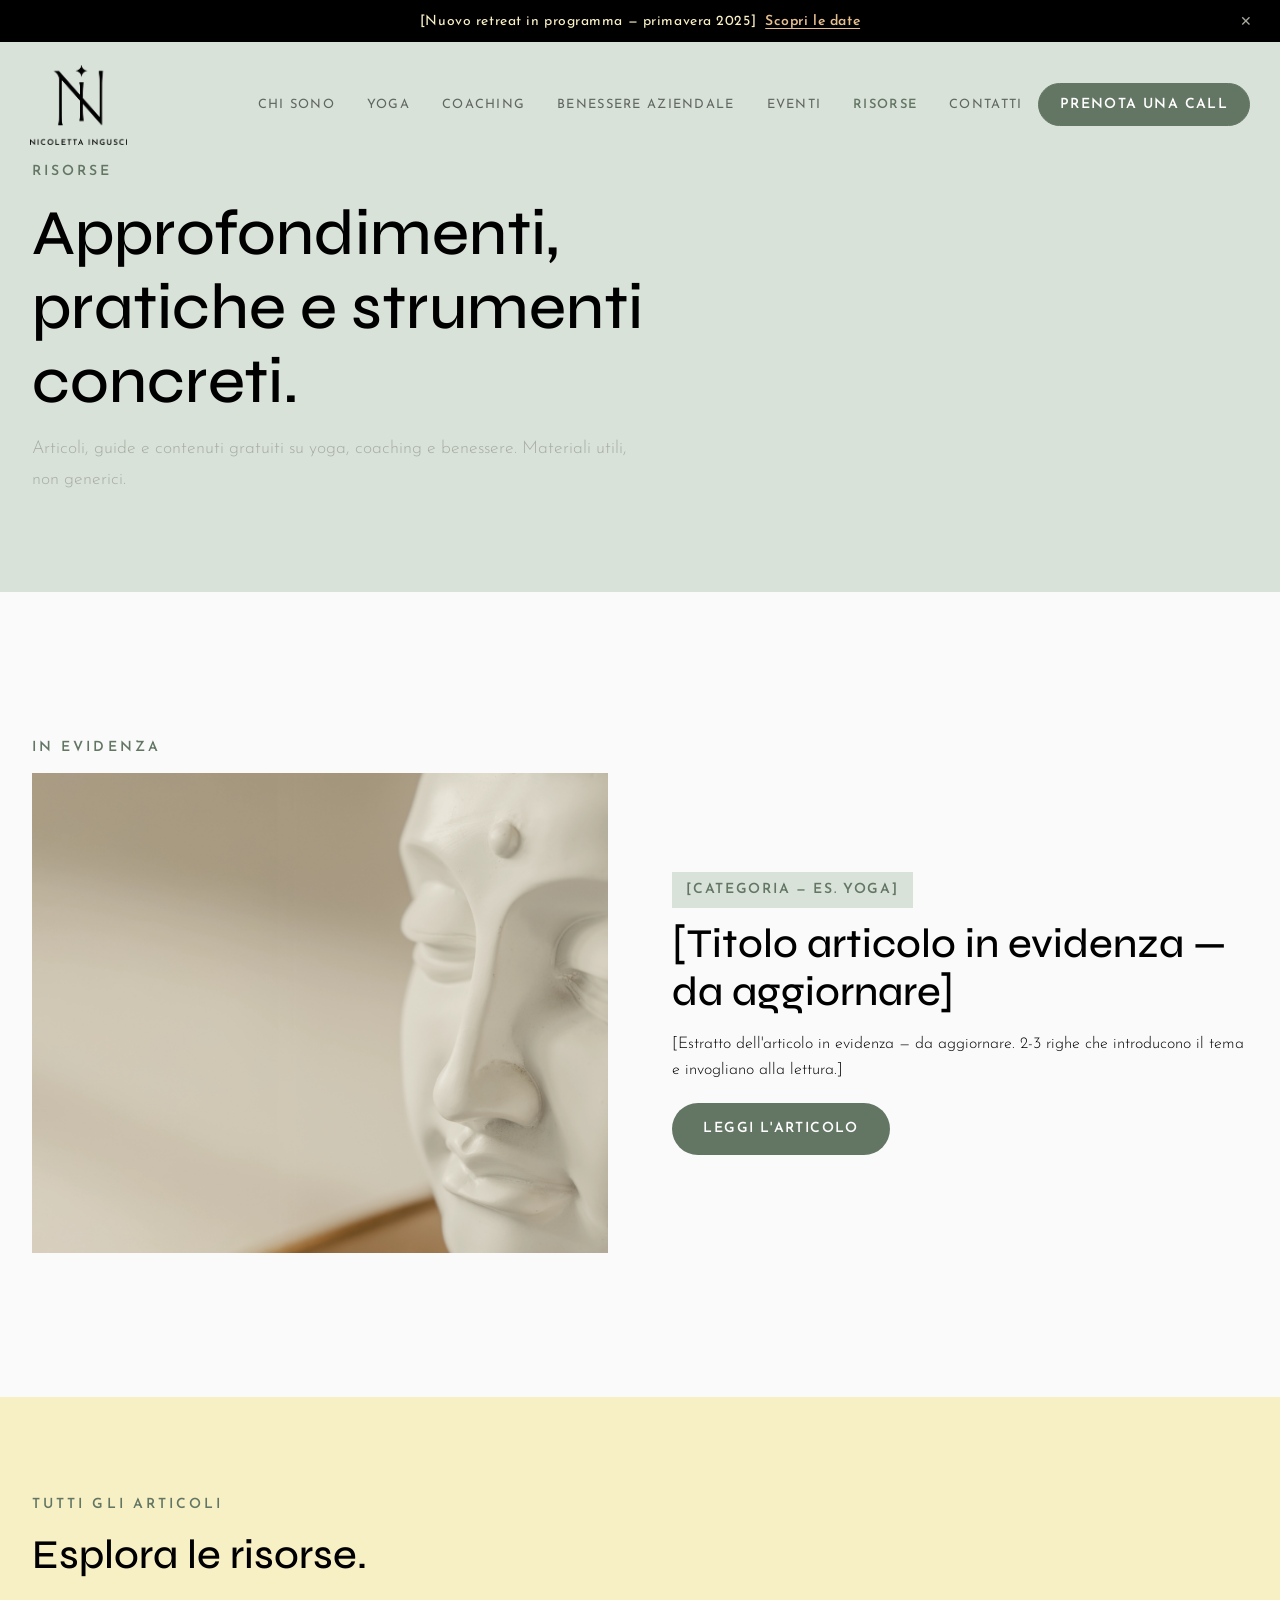
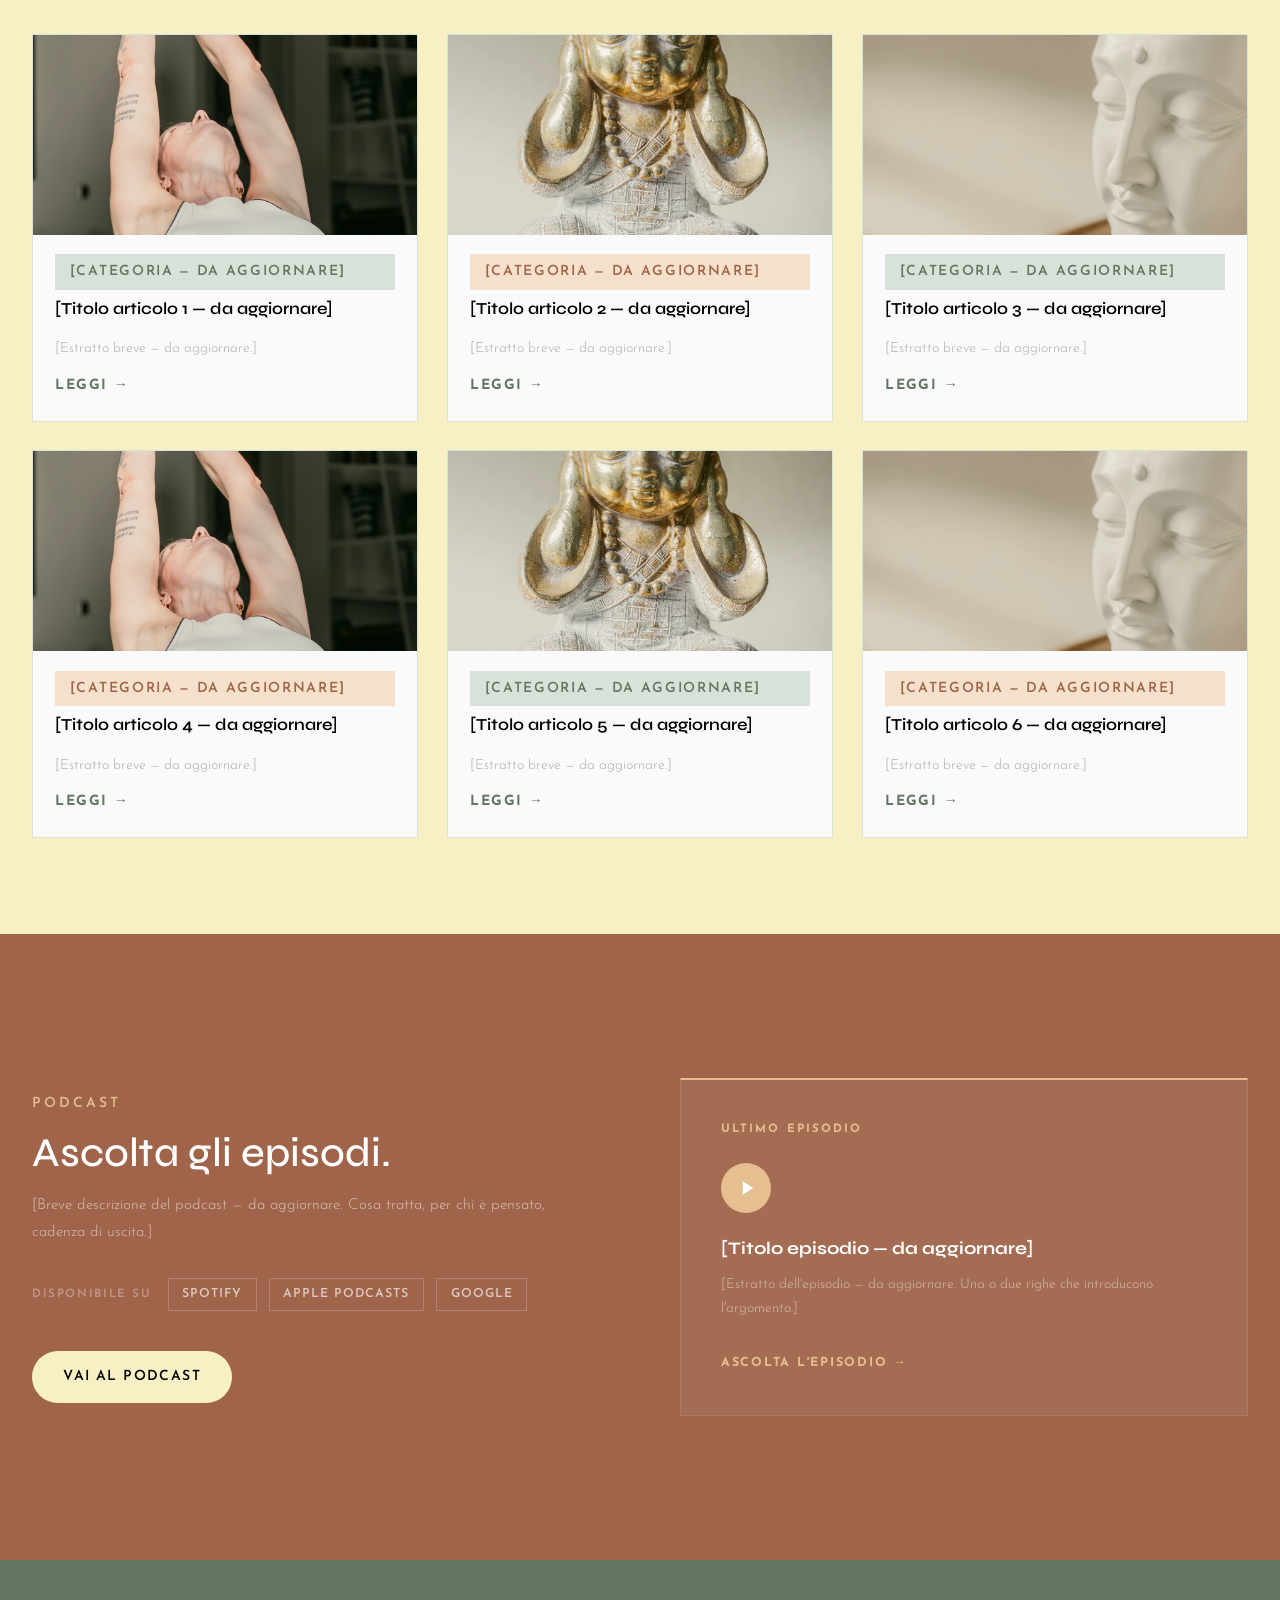
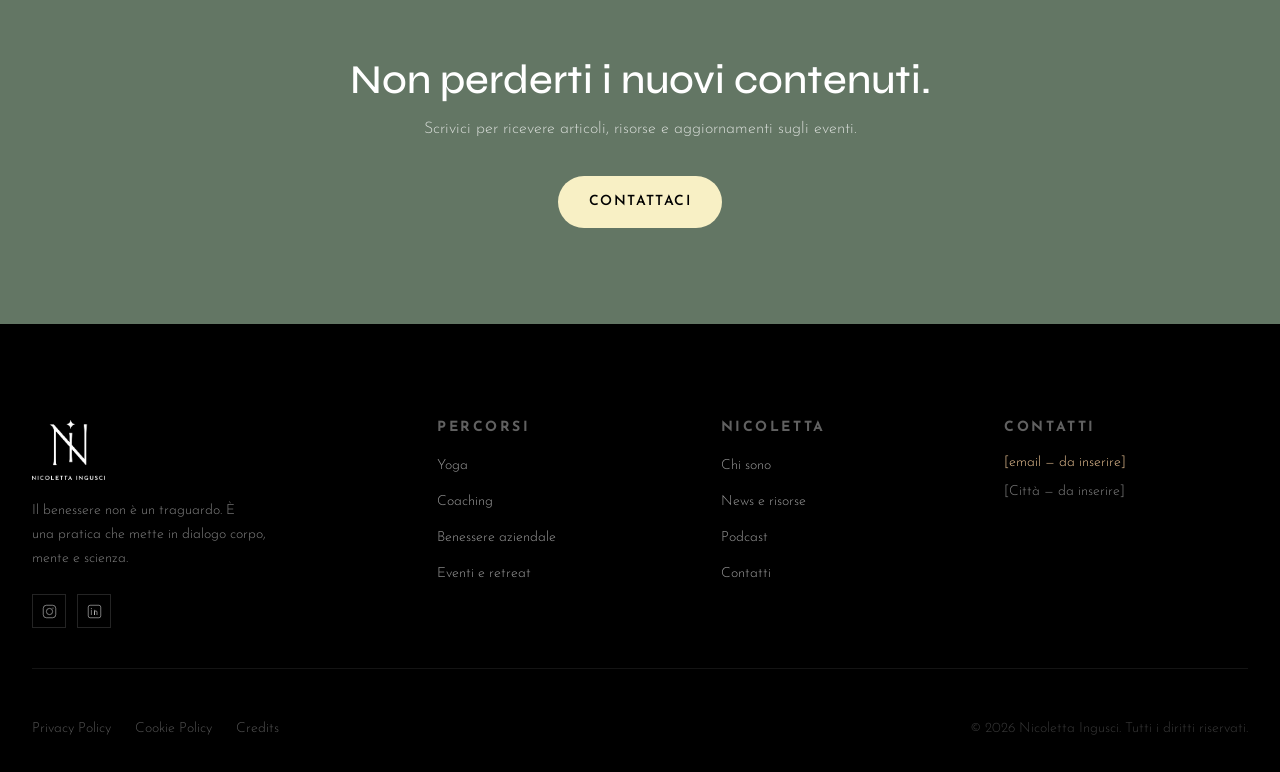
<file: news.html>
<!DOCTYPE html>
<html lang="it">
<head>
  <meta charset="UTF-8"/>
  <meta name="viewport" content="width=device-width, initial-scale=1.0"/>
  <meta name="description" content="Articoli, approfondimenti e risorse gratuite su yoga, coaching e benessere. Materiali curati da Nicoletta Ingusci."/>
  <meta name="robots" content="index, follow"/>
  <link rel="canonical" href="https://nicolettaingusci.it/news.html"/>
  <meta property="og:type" content="website"/>
  <meta property="og:site_name" content="Nicoletta Ingusci"/>
  <meta property="og:locale" content="it_IT"/>
  <meta property="og:title" content="Risorse, Articoli e Podcast — Nicoletta Ingusci"/>
  <meta property="og:description" content="Articoli, approfondimenti e risorse gratuite su yoga, coaching e benessere. Materiali curati da Nicoletta Ingusci."/>
  <meta property="og:url" content="https://nicolettaingusci.it/news.html"/>
  <meta property="og:image" content="https://nicolettaingusci.it/Assets/Foto/newseeventi.webp"/>
  <meta name="twitter:card" content="summary_large_image"/>
  <meta name="twitter:title" content="Risorse, Articoli e Podcast — Nicoletta Ingusci"/>
  <meta name="twitter:description" content="Articoli, approfondimenti e risorse gratuite su yoga, coaching e benessere. Materiali curati da Nicoletta Ingusci."/>
  <meta name="twitter:image" content="https://nicolettaingusci.it/Assets/Foto/newseeventi.webp"/>
  <title>News e Risorse — Nicoletta Ingusci</title>
  <link rel="preconnect" href="https://fonts.googleapis.com"/>
  <link rel="preconnect" href="https://fonts.gstatic.com" crossorigin/>
  <link rel="stylesheet" href="css/tokens.css"/>
  <link rel="stylesheet" href="css/styles.css"/>
  <script type="application/ld+json">
  {
    "@context": "https://schema.org",
    "@type": "Person",
    "name": "Nicoletta Ingusci",
    "jobTitle": "Istruttrice di Yoga E-RYT 800 e Mental Coach ICF",
    "url": "https://nicolettaingusci.it",
    "image": "https://nicolettaingusci.it/Assets/Foto/lafondatrice.webp",
    "knowsAbout": ["Yoga","Coaching","Benessere Aziendale","Mindfulness","Pranayama"]
  }
  </script>
</head>
<body class="light-hero">

<div class="info-bar"><span>[Nuovo retreat in programma — primavera 2025] &nbsp;<a href="eventi.html">Scopri le&nbsp;date</a></span><button class="info-bar__close" aria-label="Chiudi">&#x2715;</button></div>
<header class="site-header with-infobar">
  <div class="header-inner">
    <a href="index.html" class="site-header__logo" aria-label="Nicoletta Ingusci — Homepage">
      <img class="site-header__logo--white" src="Assets/Foto/LOGO/BIANCO/niLogocompletobianco.webp" alt="Nicoletta Ingusci" width="160" height="40"/>
      <img class="site-header__logo--dark"  src="Assets/Foto/LOGO/NERO/niLogocompletonero.webp"  alt="Nicoletta Ingusci" width="160" height="40"/>
    </a>
    <nav class="site-nav" aria-label="Navigazione principale">
      <ul class="site-nav__links" role="list">
        <li><a class="site-nav__link" href="chi-sono.html">Chi sono</a></li>
        <li><a class="site-nav__link" href="yoga.html">Yoga</a></li>
        <li><a class="site-nav__link" href="coaching.html">Coaching</a></li>
        <li><a class="site-nav__link" href="benessere-aziendale.html">Benessere aziendale</a></li>
        <li><a class="site-nav__link" href="eventi.html">Eventi</a></li>
        <li><a class="site-nav__link" href="news.html">Risorse</a></li>
        <li><a class="site-nav__link" href="contatti.html">Contatti</a></li>
      </ul>
    </nav>
    <a href="contatti.html" class="btn btn--secondary header-cta">Prenota una&nbsp;call</a>
    <button class="hamburger" aria-label="Apri menu" aria-expanded="false"><span></span><span></span><span></span></button>
  </div>
</header>
<nav class="mobile-nav" aria-label="Menu mobile" aria-hidden="true">
  <a class="mobile-nav__link" href="chi-sono.html">Chi sono</a>
  <a class="mobile-nav__link" href="yoga.html">Yoga</a>
  <a class="mobile-nav__link" href="coaching.html">Coaching</a>
  <a class="mobile-nav__link" href="benessere-aziendale.html">Benessere aziendale</a>
  <a class="mobile-nav__link" href="eventi.html">Eventi</a>
  <a class="mobile-nav__link" href="news.html">Risorse</a>
  <a class="mobile-nav__link" href="contatti.html">Contatti</a>
  <a href="contatti.html" class="btn btn--primary">Prenota una&nbsp;call</a>
</nav>

<main>

<!-- PAGE HERO -->
<section class="page-hero page-hero--light">
  <div class="container">
    <div class="page-hero__inner">
      <span class="section-label">Risorse</span>
      <h1>Approfondimenti, pratiche e&nbsp;strumenti concreti.</h1>
      <p class="page-hero__desc">Articoli, guide e&nbsp;contenuti gratuiti su&nbsp;yoga, coaching e&nbsp;benessere. Materiali utili, non generici.</p>
    </div>
  </div>
</section>

<!-- ARTICOLO IN EVIDENZA -->
<section class="section section--neutral section--lg">
  <div class="container">
    <span class="section-label reveal">In evidenza</span>
    <div class="inner-2col inner-2col--center reveal">
      <div class="inner-image">
        <img src="Assets/Foto/newseeventi.webp" alt="[Titolo articolo — da aggiornare]" loading="lazy"/>
      </div>
      <div>
        <span class="tag tag--green" style="margin-bottom:0.8rem;display:inline-block;">[Categoria — es. Yoga]</span>
        <h2 style="margin-bottom:1rem;">[Titolo articolo in evidenza — da&nbsp;aggiornare]</h2>
        <p style="margin-bottom:1.2rem;">[Estratto dell'articolo in evidenza — da&nbsp;aggiornare. 2-3 righe che&nbsp;introducono il&nbsp;tema e&nbsp;invogliano alla&nbsp;lettura.]</p>
        <a href="#" class="btn btn--primary">Leggi l'articolo</a>
      </div>
    </div>
  </div>
</section>

<!-- GRIGLIA ARTICOLI -->
<section class="section section--cream">
  <div class="container">
    <div class="section__header reveal">
      <span class="section-label">Tutti gli&nbsp;articoli</span>
      <h2>Esplora le&nbsp;risorse.</h2>
    </div>
    <div class="grid-3 reveal">

      <article class="news-card">
        <div class="news-card__image"><img src="Assets/Foto/newseeventi2.webp" alt="[Titolo articolo 1]" loading="lazy"/></div>
        <div class="news-card__body">
          <span class="tag tag--green">[Categoria — da&nbsp;aggiornare]</span>
          <h3 class="news-card__title">[Titolo articolo 1 — da&nbsp;aggiornare]</h3>
          <p class="news-card__desc">[Estratto breve — da&nbsp;aggiornare.]</p>
          <a href="#" class="news-card__link">Leggi →</a>
        </div>
      </article>

      <article class="news-card">
        <div class="news-card__image"><img src="Assets/Foto/newseeventi3.webp" alt="[Titolo articolo 2]" loading="lazy"/></div>
        <div class="news-card__body">
          <span class="tag tag--peach">[Categoria — da&nbsp;aggiornare]</span>
          <h3 class="news-card__title">[Titolo articolo 2 — da&nbsp;aggiornare]</h3>
          <p class="news-card__desc">[Estratto breve — da&nbsp;aggiornare.]</p>
          <a href="#" class="news-card__link">Leggi →</a>
        </div>
      </article>

      <article class="news-card">
        <div class="news-card__image"><img src="Assets/Foto/newseeventi.webp" alt="[Titolo articolo 3]" loading="lazy"/></div>
        <div class="news-card__body">
          <span class="tag tag--green">[Categoria — da&nbsp;aggiornare]</span>
          <h3 class="news-card__title">[Titolo articolo 3 — da&nbsp;aggiornare]</h3>
          <p class="news-card__desc">[Estratto breve — da&nbsp;aggiornare.]</p>
          <a href="#" class="news-card__link">Leggi →</a>
        </div>
      </article>

      <article class="news-card">
        <div class="news-card__image"><img src="Assets/Foto/newseeventi2.webp" alt="[Titolo articolo 4]" loading="lazy"/></div>
        <div class="news-card__body">
          <span class="tag tag--peach">[Categoria — da&nbsp;aggiornare]</span>
          <h3 class="news-card__title">[Titolo articolo 4 — da&nbsp;aggiornare]</h3>
          <p class="news-card__desc">[Estratto breve — da&nbsp;aggiornare.]</p>
          <a href="#" class="news-card__link">Leggi →</a>
        </div>
      </article>

      <article class="news-card">
        <div class="news-card__image"><img src="Assets/Foto/newseeventi3.webp" alt="[Titolo articolo 5]" loading="lazy"/></div>
        <div class="news-card__body">
          <span class="tag tag--green">[Categoria — da&nbsp;aggiornare]</span>
          <h3 class="news-card__title">[Titolo articolo 5 — da&nbsp;aggiornare]</h3>
          <p class="news-card__desc">[Estratto breve — da&nbsp;aggiornare.]</p>
          <a href="#" class="news-card__link">Leggi →</a>
        </div>
      </article>

      <article class="news-card">
        <div class="news-card__image"><img src="Assets/Foto/newseeventi.webp" alt="[Titolo articolo 6]" loading="lazy"/></div>
        <div class="news-card__body">
          <span class="tag tag--peach">[Categoria — da&nbsp;aggiornare]</span>
          <h3 class="news-card__title">[Titolo articolo 6 — da&nbsp;aggiornare]</h3>
          <p class="news-card__desc">[Estratto breve — da&nbsp;aggiornare.]</p>
          <a href="#" class="news-card__link">Leggi →</a>
        </div>
      </article>

    </div>
  </div>
</section>

<!-- PODCAST TEASER -->
<section class="section section--lg" style="background:var(--c-terracotta);">
  <div class="container">
    <div class="podcast-teaser">
      <div class="podcast-teaser__intro reveal">
        <span class="section-label section-label--light">Podcast</span>
        <h2 style="color:var(--c-white);margin-top:0.8rem;">Ascolta gli&nbsp;episodi.</h2>
        <p style="color:rgba(255,255,255,0.62);font-size:0.95rem;line-height:1.78;margin-top:1rem;">[Breve descrizione del&nbsp;podcast — da&nbsp;aggiornare. Cosa tratta, per&nbsp;chi è pensato, cadenza di&nbsp;uscita.]</p>
        <div class="podcast-teaser__platforms">
          <span class="podcast-teaser__platforms-label">Disponibile su</span>
          <a href="#" class="podcast-teaser__platform">Spotify</a>
          <a href="#" class="podcast-teaser__platform">Apple Podcasts</a>
          <a href="#" class="podcast-teaser__platform">Google</a>
        </div>
        <a href="podcast.html" class="btn btn--cream" style="margin-top:2.5rem;display:inline-flex;">Vai al&nbsp;podcast</a>
      </div>
      <div class="podcast-teaser__card reveal">
        <p class="podcast-teaser__ep-label">Ultimo episodio</p>
        <div class="podcast-teaser__play" aria-hidden="true">
          <svg width="18" height="18" viewBox="0 0 24 24" fill="currentColor"><polygon points="5,3 19,12 5,21"/></svg>
        </div>
        <h3 class="podcast-teaser__ep-title">[Titolo episodio — da&nbsp;aggiornare]</h3>
        <p class="podcast-teaser__ep-desc">[Estratto dell'episodio — da&nbsp;aggiornare. Una o&nbsp;due righe che&nbsp;introducono l'argomento.]</p>
        <a href="podcast.html" class="podcast-teaser__ep-link">Ascolta l'episodio →</a>
      </div>
    </div>
  </div>
</section>

<!-- CTA -->
<section class="cta-block" aria-label="Newsletter">
  <div class="container" style="position:relative;z-index:1;">
    <h2 class="cta-block__title">Non perderti i nuovi contenuti.</h2>
    <p class="cta-block__text">Scrivici per&nbsp;ricevere articoli, risorse e&nbsp;aggiornamenti sugli eventi.</p>
    <div class="cta-block__ctas">
      <a href="contatti.html" class="btn btn--cream">Contattaci</a>
    </div>
  </div>
</section>

</main>

<footer class="site-footer" role="contentinfo">
  <div class="container">
    <div class="footer__main">
      <div class="footer__brand">
        <div class="footer__logo"><img src="Assets/Foto/LOGO/BIANCO/niLogocompletobianco.webp" alt="Nicoletta Ingusci" width="150" height="38" loading="lazy"/></div>
        <p class="footer__payoff">Il benessere non è un&nbsp;traguardo. È una&nbsp;pratica che&nbsp;mette in dialogo corpo, mente e&nbsp;scienza.</p>
        <div class="footer__social" aria-label="Social media">
          <a href="#" class="footer__social-link" aria-label="Instagram"><svg width="15" height="15" viewBox="0 0 24 24" fill="none"><rect x="2" y="2" width="20" height="20" rx="5" stroke="currentColor" stroke-width="1.5"/><circle cx="12" cy="12" r="5" stroke="currentColor" stroke-width="1.5"/><circle cx="17.5" cy="6.5" r="1" fill="currentColor"/></svg></a>
          <a href="#" class="footer__social-link" aria-label="LinkedIn"><svg width="15" height="15" viewBox="0 0 24 24" fill="none"><rect x="2" y="2" width="20" height="20" rx="3" stroke="currentColor" stroke-width="1.5"/><path d="M7 10v7M7 7v.5M12 17v-4a2 2 0 014 0v4M12 10v7" stroke="currentColor" stroke-width="1.5" stroke-linecap="round"/></svg></a>
        </div>
      </div>
      <div class="footer__col"><h5>Percorsi</h5><ul class="footer__links" role="list"><li><a class="footer__link" href="yoga.html">Yoga</a></li><li><a class="footer__link" href="coaching.html">Coaching</a></li><li><a class="footer__link" href="benessere-aziendale.html">Benessere aziendale</a></li><li><a class="footer__link" href="eventi.html">Eventi e&nbsp;retreat</a></li></ul></div>
      <div class="footer__col"><h5>Nicoletta</h5><ul class="footer__links" role="list"><li><a class="footer__link" href="chi-sono.html">Chi sono</a></li><li><a class="footer__link" href="news.html">News e&nbsp;risorse</a></li><li><a class="footer__link" href="podcast.html">Podcast</a></li><li><a class="footer__link" href="contatti.html">Contatti</a></li></ul></div>
      <div class="footer__col"><h5>Contatti</h5><p class="footer__contact-item"><a href="mailto:[email@dominio.it]">[email — da&nbsp;inserire]</a></p><p class="footer__contact-item">[Città — da&nbsp;inserire]</p></div>
    </div>
    <div class="footer__bottom">
      <nav class="footer__legal" aria-label="Link legali"><a href="#">Privacy Policy</a><a href="#">Cookie Policy</a><a href="#">Credits</a></nav>
      <p class="footer__copy">&copy; <span class="footer-year"></span> Nicoletta Ingusci. Tutti i diritti riservati.</p>
    </div>
  </div>
</footer>
<script src="js/main.js"></script>
</body>
</html>
</file>
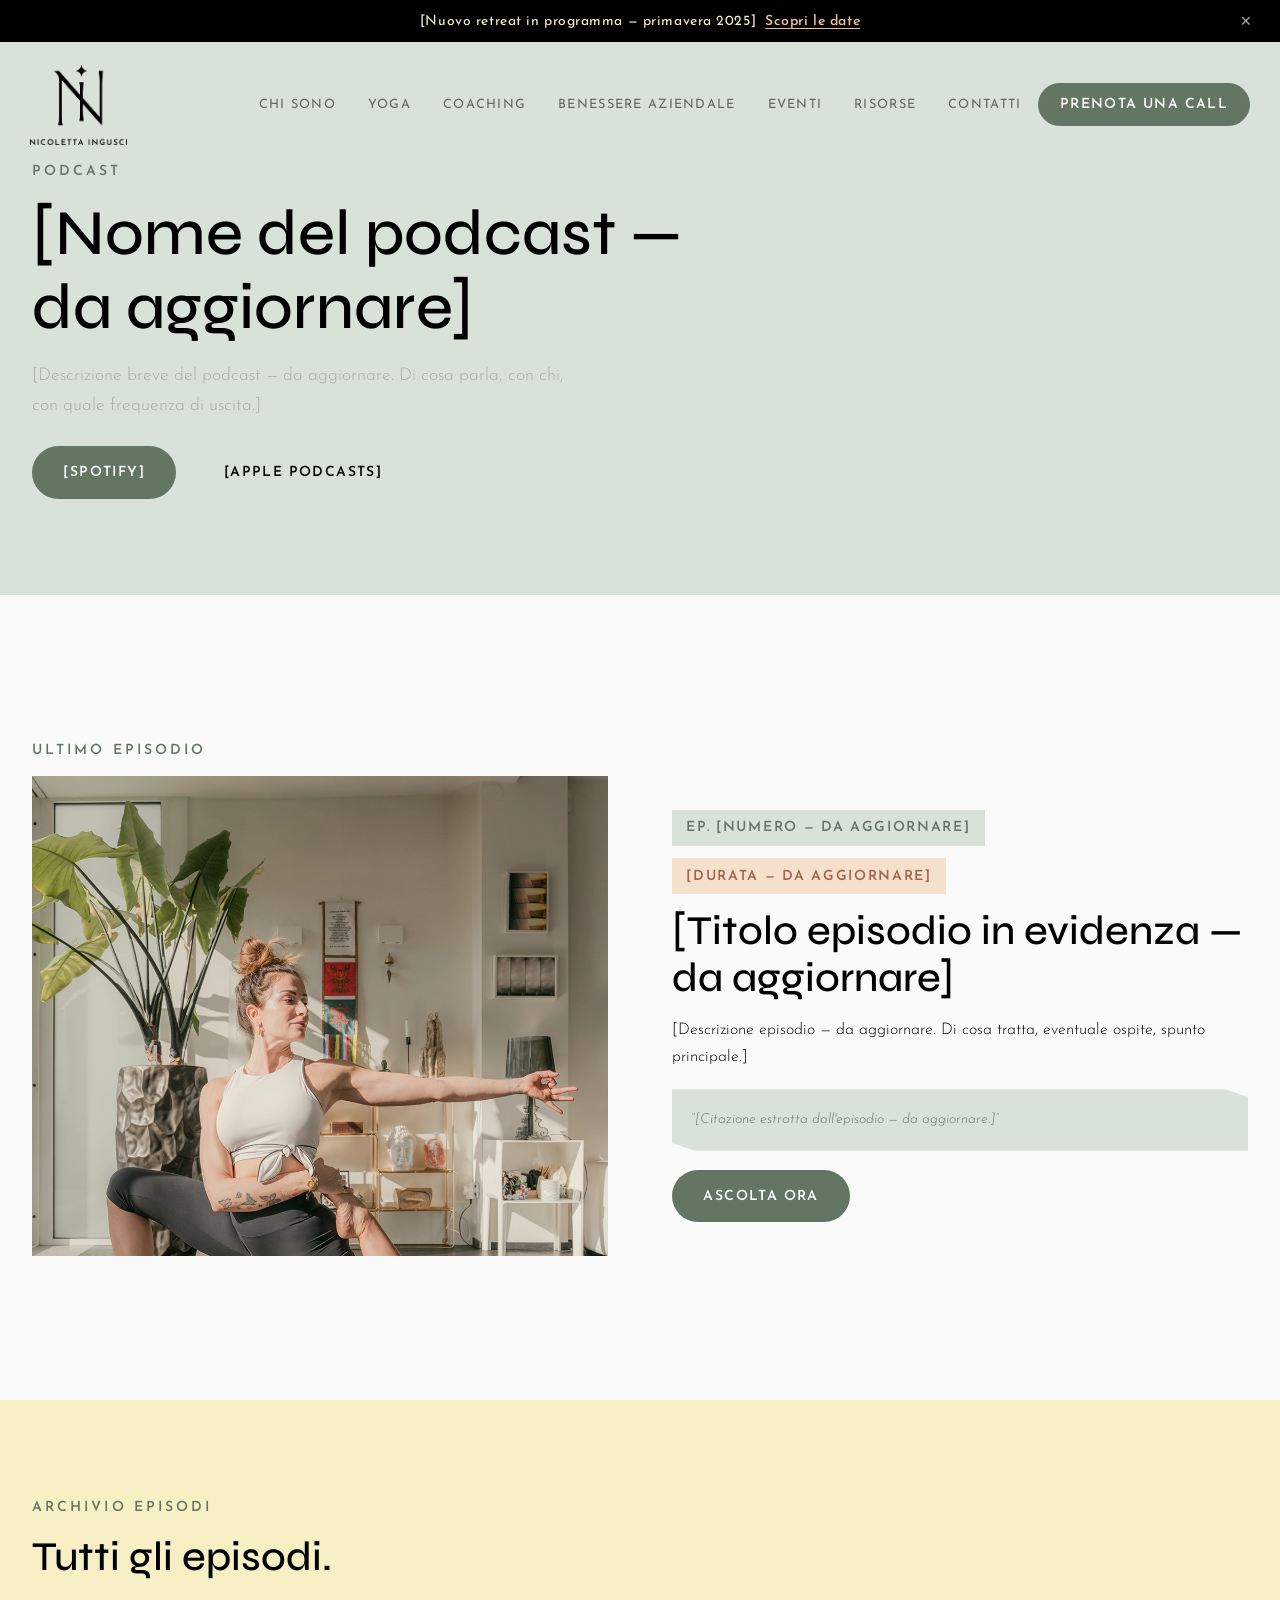
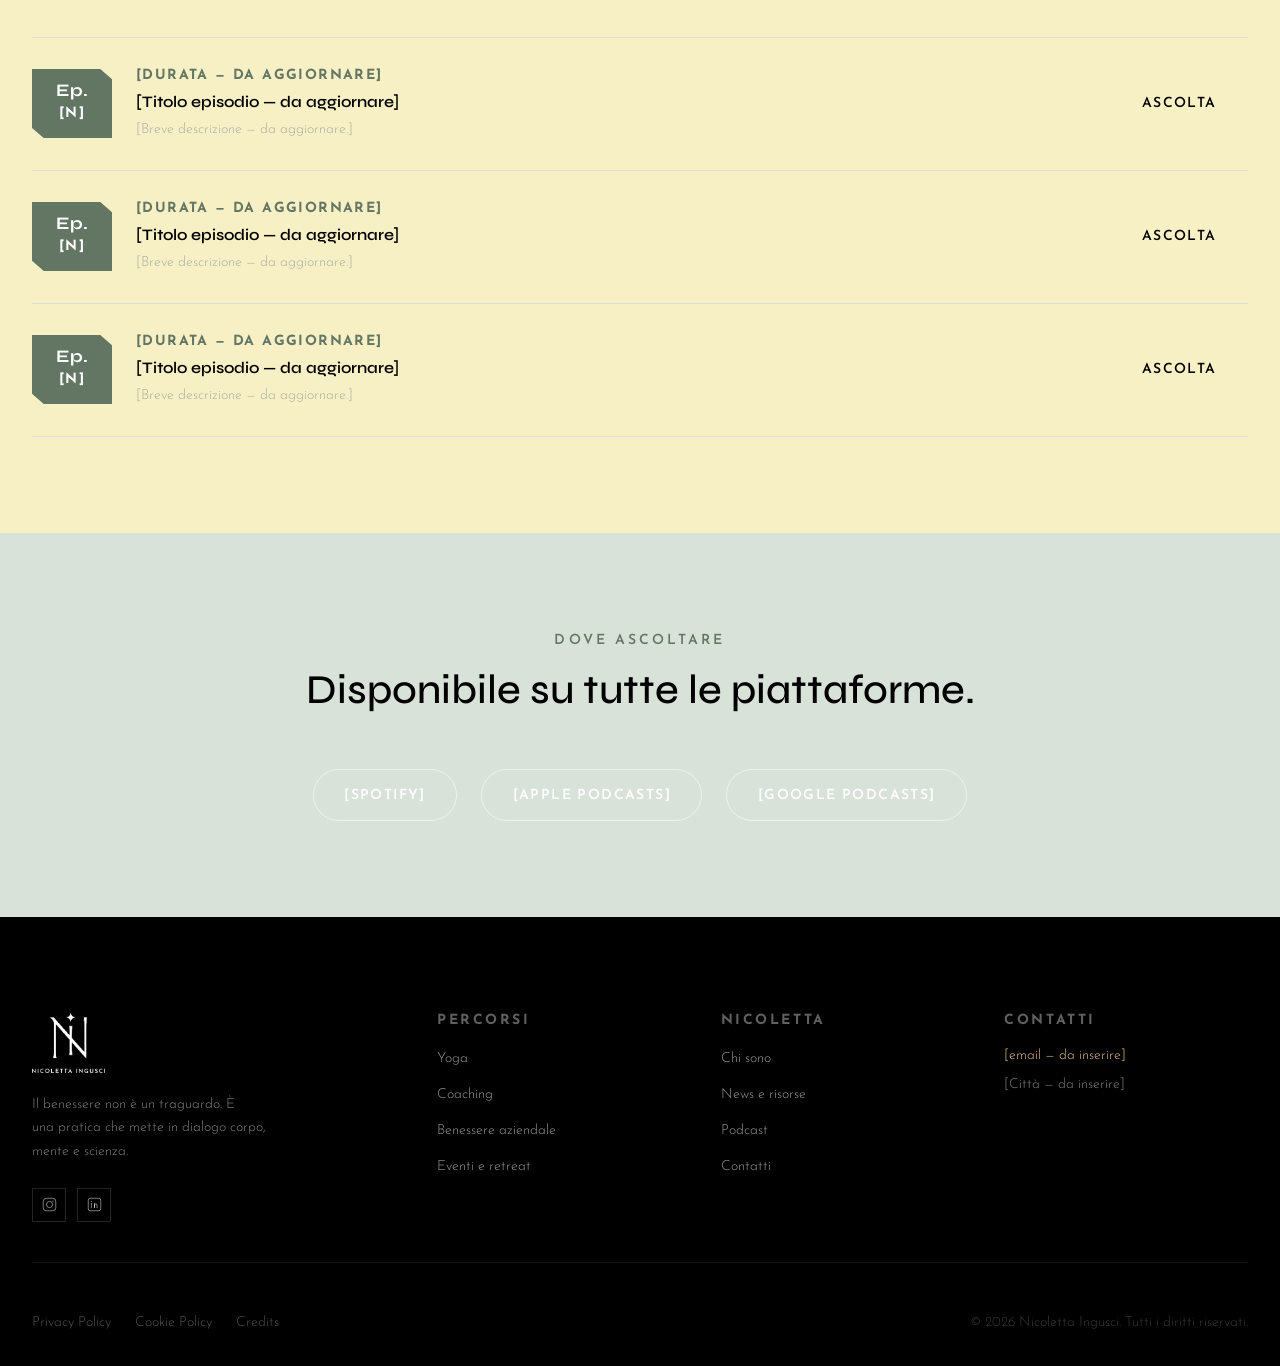
<file: podcast.html>
<!DOCTYPE html>
<html lang="it">
<head>
  <meta charset="UTF-8"/>
  <meta name="viewport" content="width=device-width, initial-scale=1.0"/>
  <meta name="description" content="Il podcast di Nicoletta Ingusci — conversazioni e riflessioni su yoga, coaching e benessere nella vita quotidiana."/>
  <meta name="robots" content="index, follow"/>
  <link rel="canonical" href="https://nicolettaingusci.it/podcast.html"/>
  <meta property="og:type" content="website"/>
  <meta property="og:site_name" content="Nicoletta Ingusci"/>
  <meta property="og:locale" content="it_IT"/>
  <meta property="og:title" content="Podcast — Nicoletta Ingusci"/>
  <meta property="og:description" content="Il podcast di Nicoletta Ingusci — conversazioni e riflessioni su yoga, coaching e benessere nella vita quotidiana."/>
  <meta property="og:url" content="https://nicolettaingusci.it/podcast.html"/>
  <meta property="og:image" content="https://nicolettaingusci.it/Assets/Foto/homeherofront.webp"/>
  <meta name="twitter:card" content="summary_large_image"/>
  <meta name="twitter:title" content="Podcast — Nicoletta Ingusci"/>
  <meta name="twitter:description" content="Il podcast di Nicoletta Ingusci — conversazioni e riflessioni su yoga, coaching e benessere nella vita quotidiana."/>
  <meta name="twitter:image" content="https://nicolettaingusci.it/Assets/Foto/homeherofront.webp"/>
  <title>Podcast — Nicoletta Ingusci</title>
  <link rel="preconnect" href="https://fonts.googleapis.com"/>
  <link rel="preconnect" href="https://fonts.gstatic.com" crossorigin/>
  <link rel="stylesheet" href="css/tokens.css"/>
  <link rel="stylesheet" href="css/styles.css"/>
  <script type="application/ld+json">
  {
    "@context": "https://schema.org",
    "@type": "Person",
    "name": "Nicoletta Ingusci",
    "jobTitle": "Istruttrice di Yoga E-RYT 800 e Mental Coach ICF",
    "url": "https://nicolettaingusci.it",
    "image": "https://nicolettaingusci.it/Assets/Foto/lafondatrice.webp",
    "knowsAbout": ["Yoga","Coaching","Benessere Aziendale","Mindfulness","Pranayama"]
  }
  </script>
</head>
<body class="light-hero">

<div class="info-bar"><span>[Nuovo retreat in programma — primavera 2025] &nbsp;<a href="eventi.html">Scopri le&nbsp;date</a></span><button class="info-bar__close" aria-label="Chiudi">&#x2715;</button></div>
<header class="site-header with-infobar">
  <div class="header-inner">
    <a href="index.html" class="site-header__logo" aria-label="Nicoletta Ingusci — Homepage">
      <img class="site-header__logo--white" src="Assets/Foto/LOGO/BIANCO/niLogocompletobianco.webp" alt="Nicoletta Ingusci" width="160" height="40"/>
      <img class="site-header__logo--dark"  src="Assets/Foto/LOGO/NERO/niLogocompletonero.webp"  alt="Nicoletta Ingusci" width="160" height="40"/>
    </a>
    <nav class="site-nav" aria-label="Navigazione principale">
      <ul class="site-nav__links" role="list">
        <li><a class="site-nav__link" href="chi-sono.html">Chi sono</a></li>
        <li><a class="site-nav__link" href="yoga.html">Yoga</a></li>
        <li><a class="site-nav__link" href="coaching.html">Coaching</a></li>
        <li><a class="site-nav__link" href="benessere-aziendale.html">Benessere aziendale</a></li>
        <li><a class="site-nav__link" href="eventi.html">Eventi</a></li>
        <li><a class="site-nav__link" href="news.html">Risorse</a></li>
        <li><a class="site-nav__link" href="contatti.html">Contatti</a></li>
      </ul>
    </nav>
    <a href="contatti.html" class="btn btn--secondary header-cta">Prenota una&nbsp;call</a>
    <button class="hamburger" aria-label="Apri menu" aria-expanded="false"><span></span><span></span><span></span></button>
  </div>
</header>
<nav class="mobile-nav" aria-label="Menu mobile" aria-hidden="true">
  <a class="mobile-nav__link" href="chi-sono.html">Chi sono</a>
  <a class="mobile-nav__link" href="yoga.html">Yoga</a>
  <a class="mobile-nav__link" href="coaching.html">Coaching</a>
  <a class="mobile-nav__link" href="benessere-aziendale.html">Benessere aziendale</a>
  <a class="mobile-nav__link" href="eventi.html">Eventi</a>
  <a class="mobile-nav__link" href="news.html">Risorse</a>
  <a class="mobile-nav__link" href="contatti.html">Contatti</a>
  <a href="contatti.html" class="btn btn--primary">Prenota una&nbsp;call</a>
</nav>

<main>

<!-- PAGE HERO -->
<section class="page-hero page-hero--light">
  <div class="container">
    <div class="page-hero__inner">
      <span class="section-label">Podcast</span>
      <h1>[Nome del&nbsp;podcast — da&nbsp;aggiornare]</h1>
      <p class="page-hero__desc">[Descrizione breve del&nbsp;podcast — da&nbsp;aggiornare. Di cosa parla, con&nbsp;chi, con&nbsp;quale frequenza di&nbsp;uscita.]</p>
      <div style="display:flex;gap:1rem;flex-wrap:wrap;margin-top:1.5rem;">
        <a href="#" class="btn btn--primary" aria-label="Ascolta su Spotify">[Spotify]</a>
        <a href="#" class="btn btn--ghost" aria-label="Ascolta su Apple Podcasts">[Apple Podcasts]</a>
      </div>
    </div>
  </div>
</section>

<!-- EPISODIO IN EVIDENZA -->
<section class="section section--neutral section--lg">
  <div class="container">
    <span class="section-label reveal">Ultimo episodio</span>
    <div class="inner-2col inner-2col--center reveal">
      <div class="inner-image">
        <img src="Assets/Foto/ascoltailtuocentro.webp" alt="[Titolo episodio — da aggiornare]" loading="lazy"/>
      </div>
      <div>
        <div style="display:flex;gap:0.8rem;margin-bottom:0.8rem;flex-wrap:wrap;">
          <span class="tag tag--green">Ep. [numero — da&nbsp;aggiornare]</span>
          <span class="tag tag--peach">[Durata — da&nbsp;aggiornare]</span>
        </div>
        <h2 style="margin-bottom:1rem;">[Titolo episodio in evidenza — da&nbsp;aggiornare]</h2>
        <p style="margin-bottom:1.2rem;">[Descrizione episodio — da&nbsp;aggiornare. Di cosa tratta, eventuale ospite, spunto principale.]</p>
        <div style="background:var(--c-green-100);padding:1.2rem;clip-path:polygon(0 0,96% 0,100% 12%,100% 100%,4% 100%,0 88%);margin-bottom:1.2rem;">
          <p style="font-size:0.875rem;color:var(--c-green-700);font-style:italic;">&ldquo;[Citazione estratta dall'episodio — da&nbsp;aggiornare.]&rdquo;</p>
        </div>
        <a href="#" class="btn btn--primary">Ascolta ora</a>
      </div>
    </div>
  </div>
</section>

<!-- LISTA EPISODI -->
<section class="section section--cream">
  <div class="container">
    <div class="section__header reveal">
      <span class="section-label">Archivio episodi</span>
      <h2>Tutti gli&nbsp;episodi.</h2>
    </div>
    <div class="events-list reveal">

      <article class="event-card">
        <div class="event-card__date"><span class="event-card__day" style="font-size:1.1rem;">Ep.</span><span class="event-card__month">[N]</span></div>
        <div class="event-card__body">
          <span class="event-card__type">[Durata — da&nbsp;aggiornare]</span>
          <h3 class="event-card__title">[Titolo episodio — da&nbsp;aggiornare]</h3>
          <p class="event-card__desc">[Breve descrizione — da&nbsp;aggiornare.]</p>
        </div>
        <div class="event-card__cta"><a href="#" class="btn btn--ghost btn--sm">Ascolta</a></div>
      </article>

      <article class="event-card">
        <div class="event-card__date"><span class="event-card__day" style="font-size:1.1rem;">Ep.</span><span class="event-card__month">[N]</span></div>
        <div class="event-card__body">
          <span class="event-card__type">[Durata — da&nbsp;aggiornare]</span>
          <h3 class="event-card__title">[Titolo episodio — da&nbsp;aggiornare]</h3>
          <p class="event-card__desc">[Breve descrizione — da&nbsp;aggiornare.]</p>
        </div>
        <div class="event-card__cta"><a href="#" class="btn btn--ghost btn--sm">Ascolta</a></div>
      </article>

      <article class="event-card">
        <div class="event-card__date"><span class="event-card__day" style="font-size:1.1rem;">Ep.</span><span class="event-card__month">[N]</span></div>
        <div class="event-card__body">
          <span class="event-card__type">[Durata — da&nbsp;aggiornare]</span>
          <h3 class="event-card__title">[Titolo episodio — da&nbsp;aggiornare]</h3>
          <p class="event-card__desc">[Breve descrizione — da&nbsp;aggiornare.]</p>
        </div>
        <div class="event-card__cta"><a href="#" class="btn btn--ghost btn--sm">Ascolta</a></div>
      </article>

    </div>
  </div>
</section>

<!-- PIATTAFORME -->
<section class="section section--green">
  <div class="container">
    <div class="section__header section__header--centered reveal">
      <span class="section-label">Dove ascoltare</span>
      <h2>Disponibile su&nbsp;tutte le&nbsp;piattaforme.</h2>
    </div>
    <div style="display:flex;gap:1.5rem;justify-content:center;flex-wrap:wrap;" class="reveal">
      <a href="#" class="btn btn--secondary">[Spotify]</a>
      <a href="#" class="btn btn--secondary">[Apple Podcasts]</a>
      <a href="#" class="btn btn--secondary">[Google Podcasts]</a>
    </div>
  </div>
</section>

</main>

<footer class="site-footer" role="contentinfo">
  <div class="container">
    <div class="footer__main">
      <div class="footer__brand">
        <div class="footer__logo"><img src="Assets/Foto/LOGO/BIANCO/niLogocompletobianco.webp" alt="Nicoletta Ingusci" width="150" height="38" loading="lazy"/></div>
        <p class="footer__payoff">Il benessere non è un&nbsp;traguardo. È una&nbsp;pratica che&nbsp;mette in dialogo corpo, mente e&nbsp;scienza.</p>
        <div class="footer__social" aria-label="Social media">
          <a href="#" class="footer__social-link" aria-label="Instagram"><svg width="15" height="15" viewBox="0 0 24 24" fill="none"><rect x="2" y="2" width="20" height="20" rx="5" stroke="currentColor" stroke-width="1.5"/><circle cx="12" cy="12" r="5" stroke="currentColor" stroke-width="1.5"/><circle cx="17.5" cy="6.5" r="1" fill="currentColor"/></svg></a>
          <a href="#" class="footer__social-link" aria-label="LinkedIn"><svg width="15" height="15" viewBox="0 0 24 24" fill="none"><rect x="2" y="2" width="20" height="20" rx="3" stroke="currentColor" stroke-width="1.5"/><path d="M7 10v7M7 7v.5M12 17v-4a2 2 0 014 0v4M12 10v7" stroke="currentColor" stroke-width="1.5" stroke-linecap="round"/></svg></a>
        </div>
      </div>
      <div class="footer__col"><h5>Percorsi</h5><ul class="footer__links" role="list"><li><a class="footer__link" href="yoga.html">Yoga</a></li><li><a class="footer__link" href="coaching.html">Coaching</a></li><li><a class="footer__link" href="benessere-aziendale.html">Benessere aziendale</a></li><li><a class="footer__link" href="eventi.html">Eventi e&nbsp;retreat</a></li></ul></div>
      <div class="footer__col"><h5>Nicoletta</h5><ul class="footer__links" role="list"><li><a class="footer__link" href="chi-sono.html">Chi sono</a></li><li><a class="footer__link" href="news.html">News e&nbsp;risorse</a></li><li><a class="footer__link" href="podcast.html">Podcast</a></li><li><a class="footer__link" href="contatti.html">Contatti</a></li></ul></div>
      <div class="footer__col"><h5>Contatti</h5><p class="footer__contact-item"><a href="mailto:[email@dominio.it]">[email — da&nbsp;inserire]</a></p><p class="footer__contact-item">[Città — da&nbsp;inserire]</p></div>
    </div>
    <div class="footer__bottom">
      <nav class="footer__legal" aria-label="Link legali"><a href="#">Privacy Policy</a><a href="#">Cookie Policy</a><a href="#">Credits</a></nav>
      <p class="footer__copy">&copy; <span class="footer-year"></span> Nicoletta Ingusci. Tutti i diritti riservati.</p>
    </div>
  </div>
</footer>
<script src="js/main.js"></script>
</body>
</html>
</file>
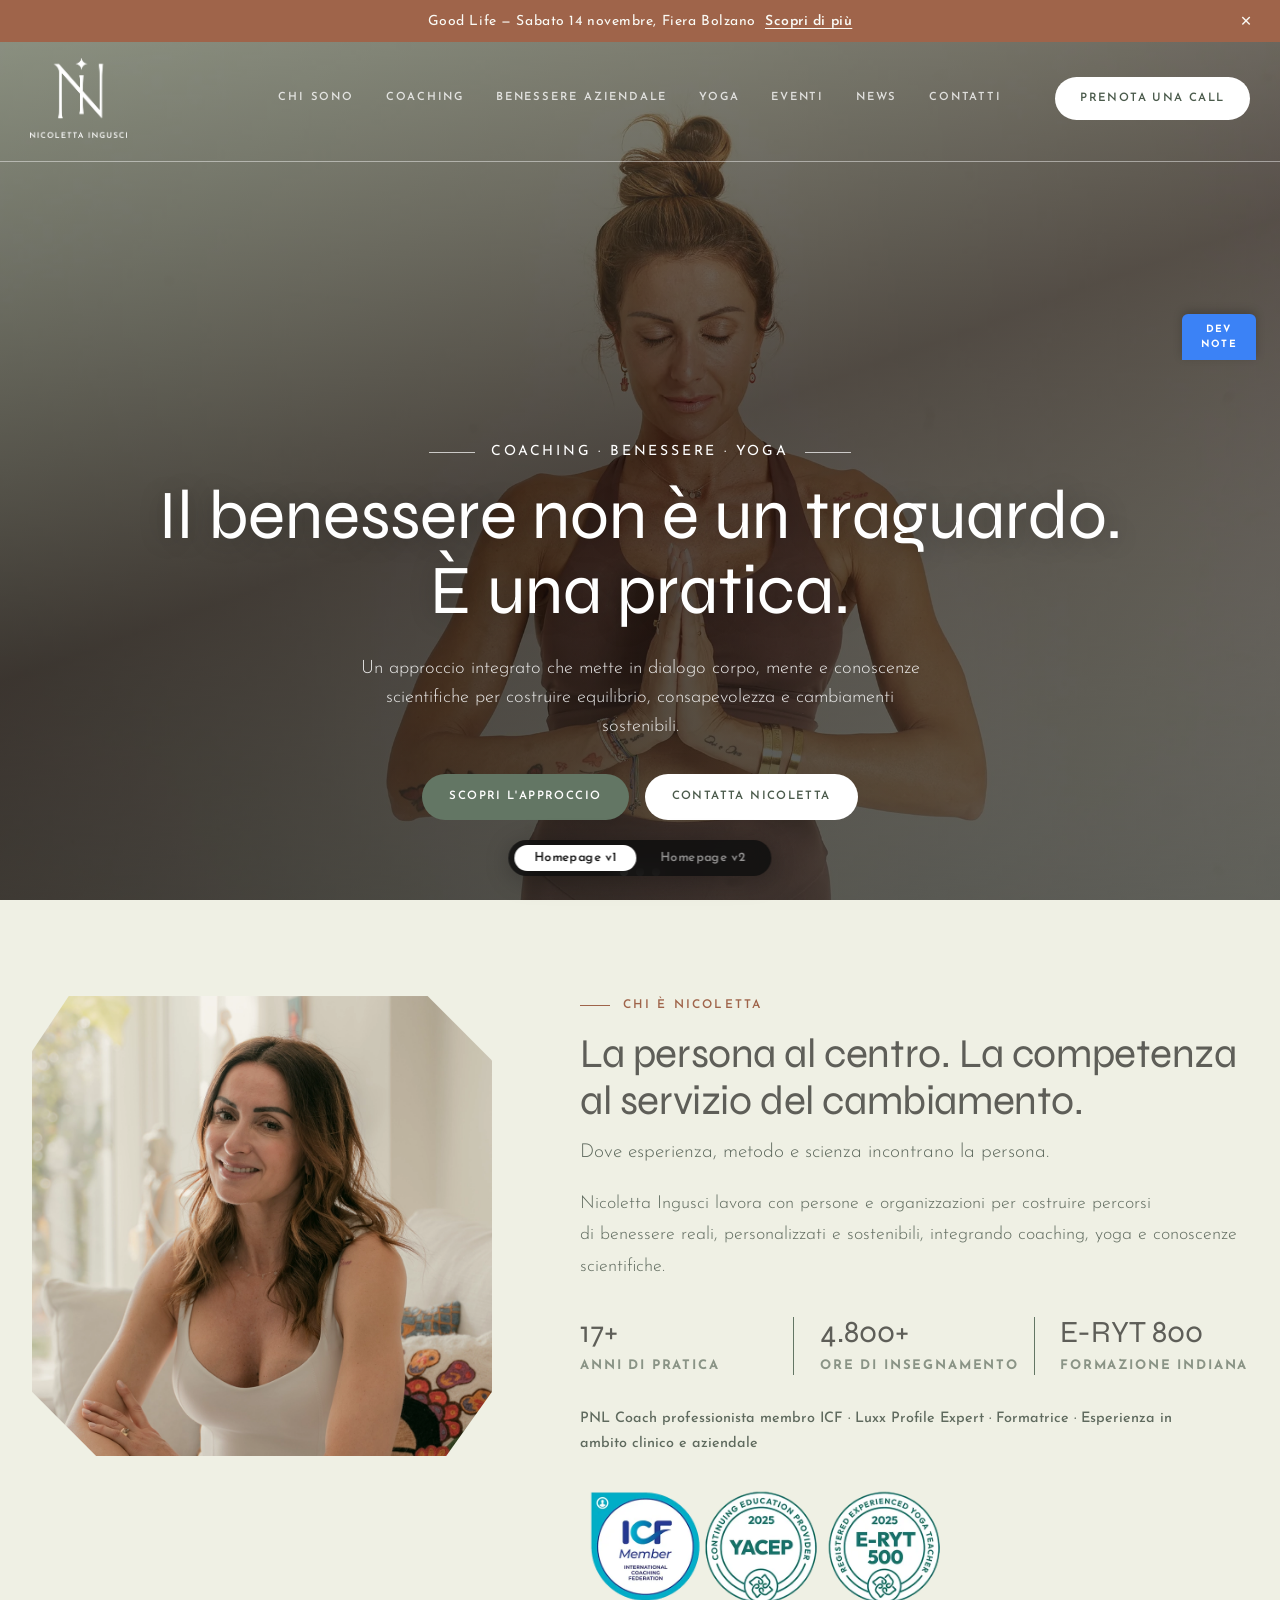
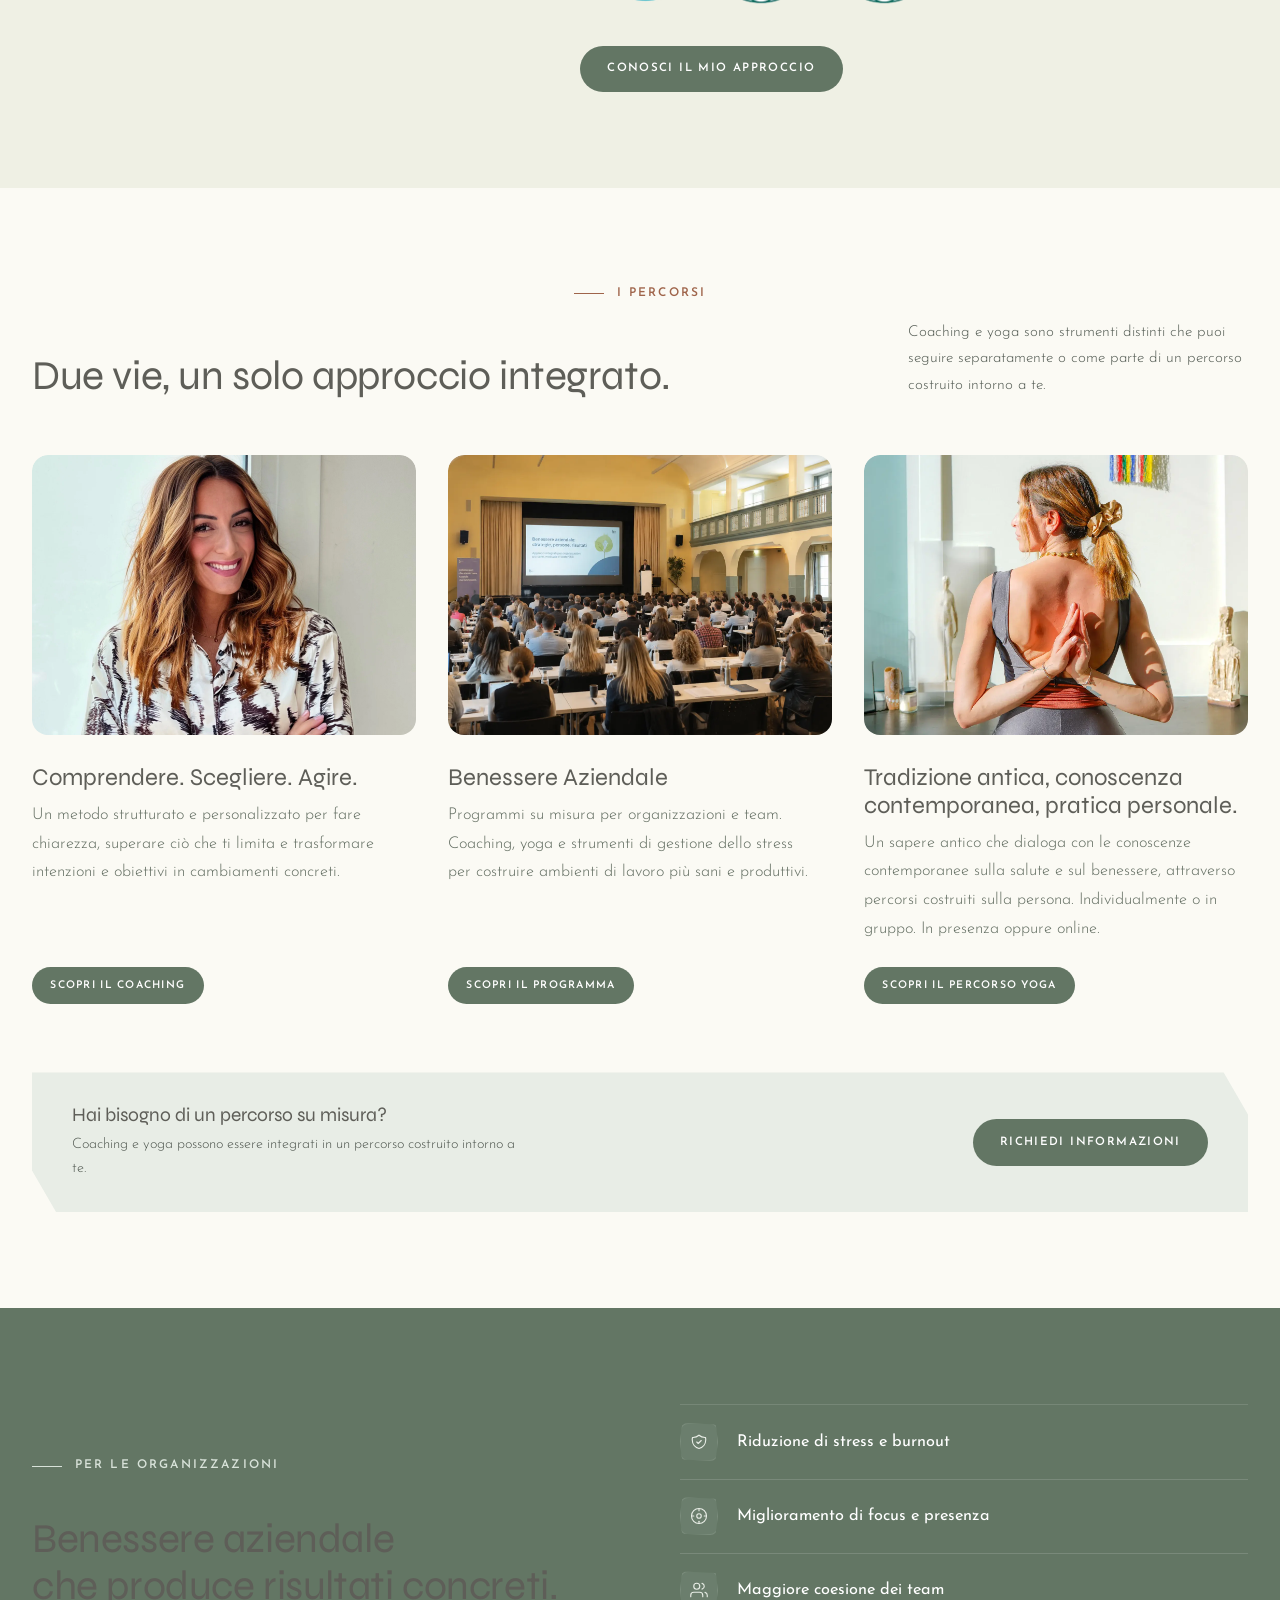
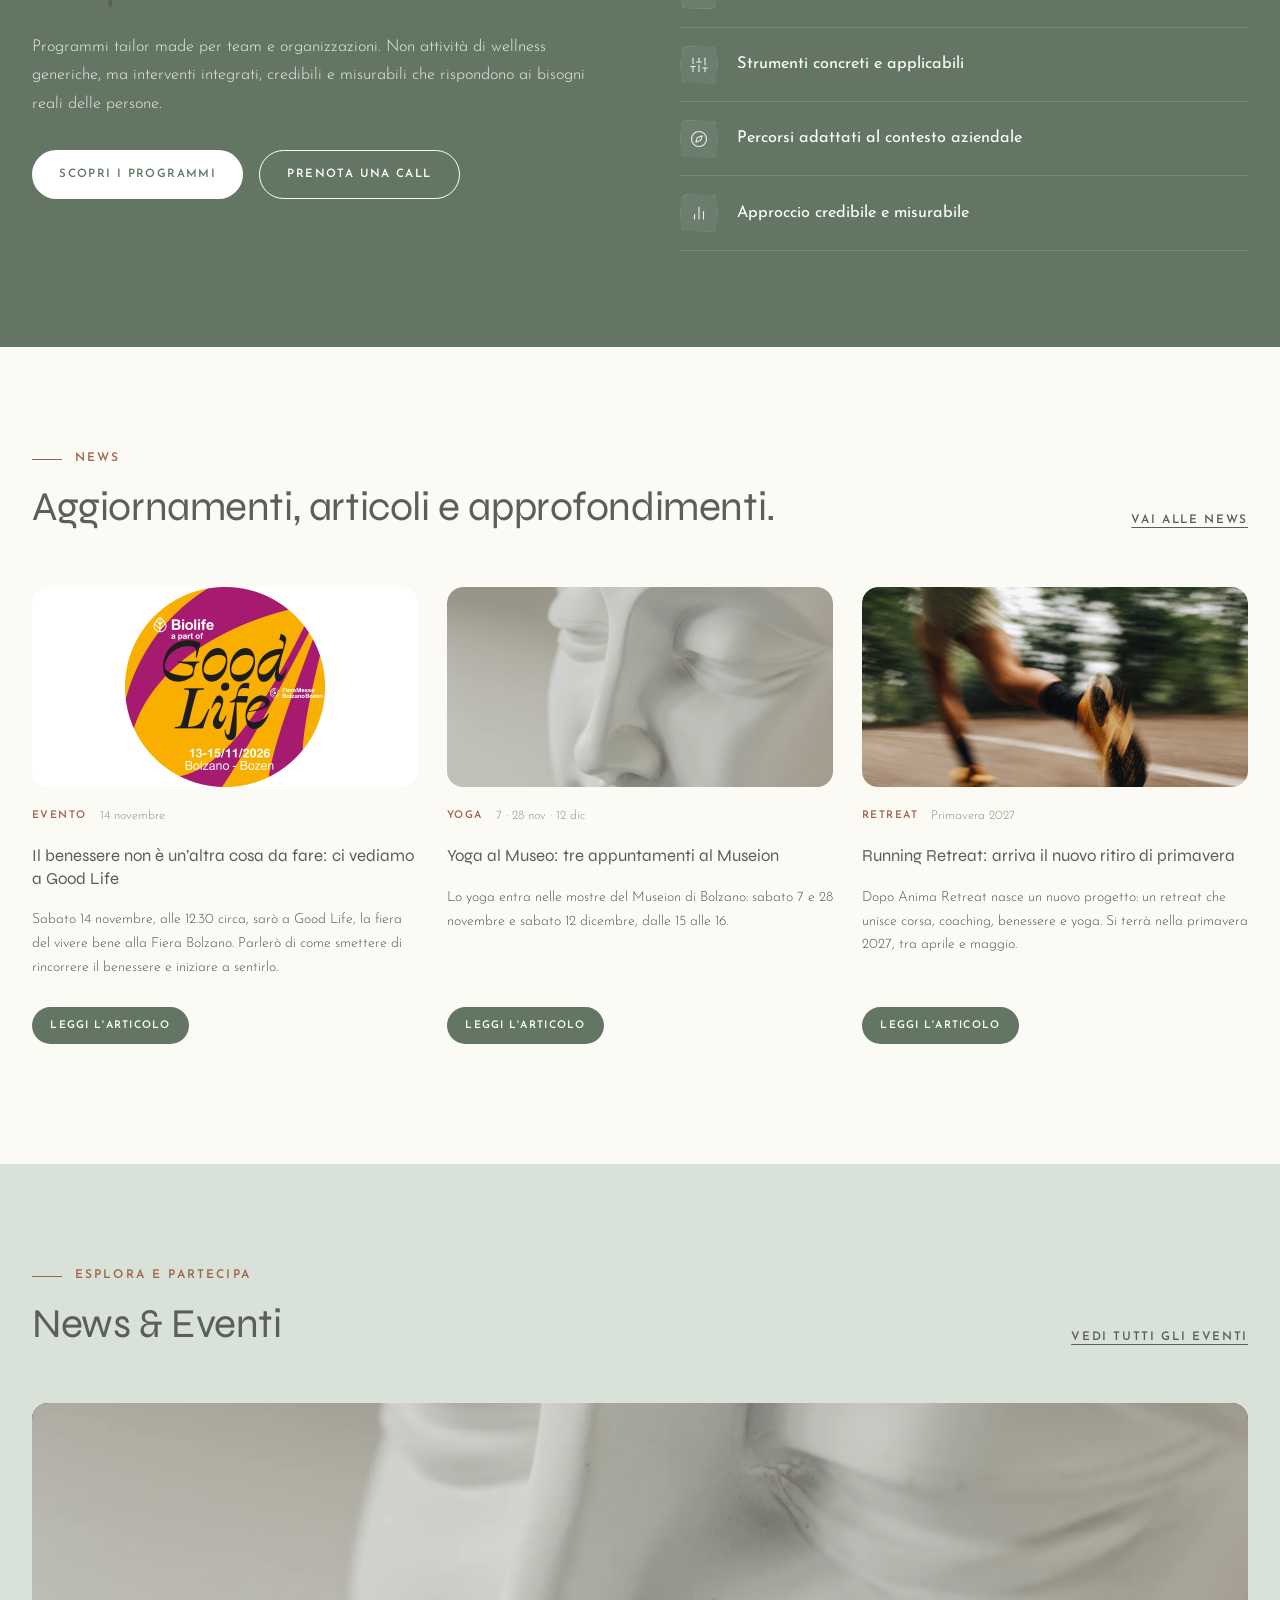
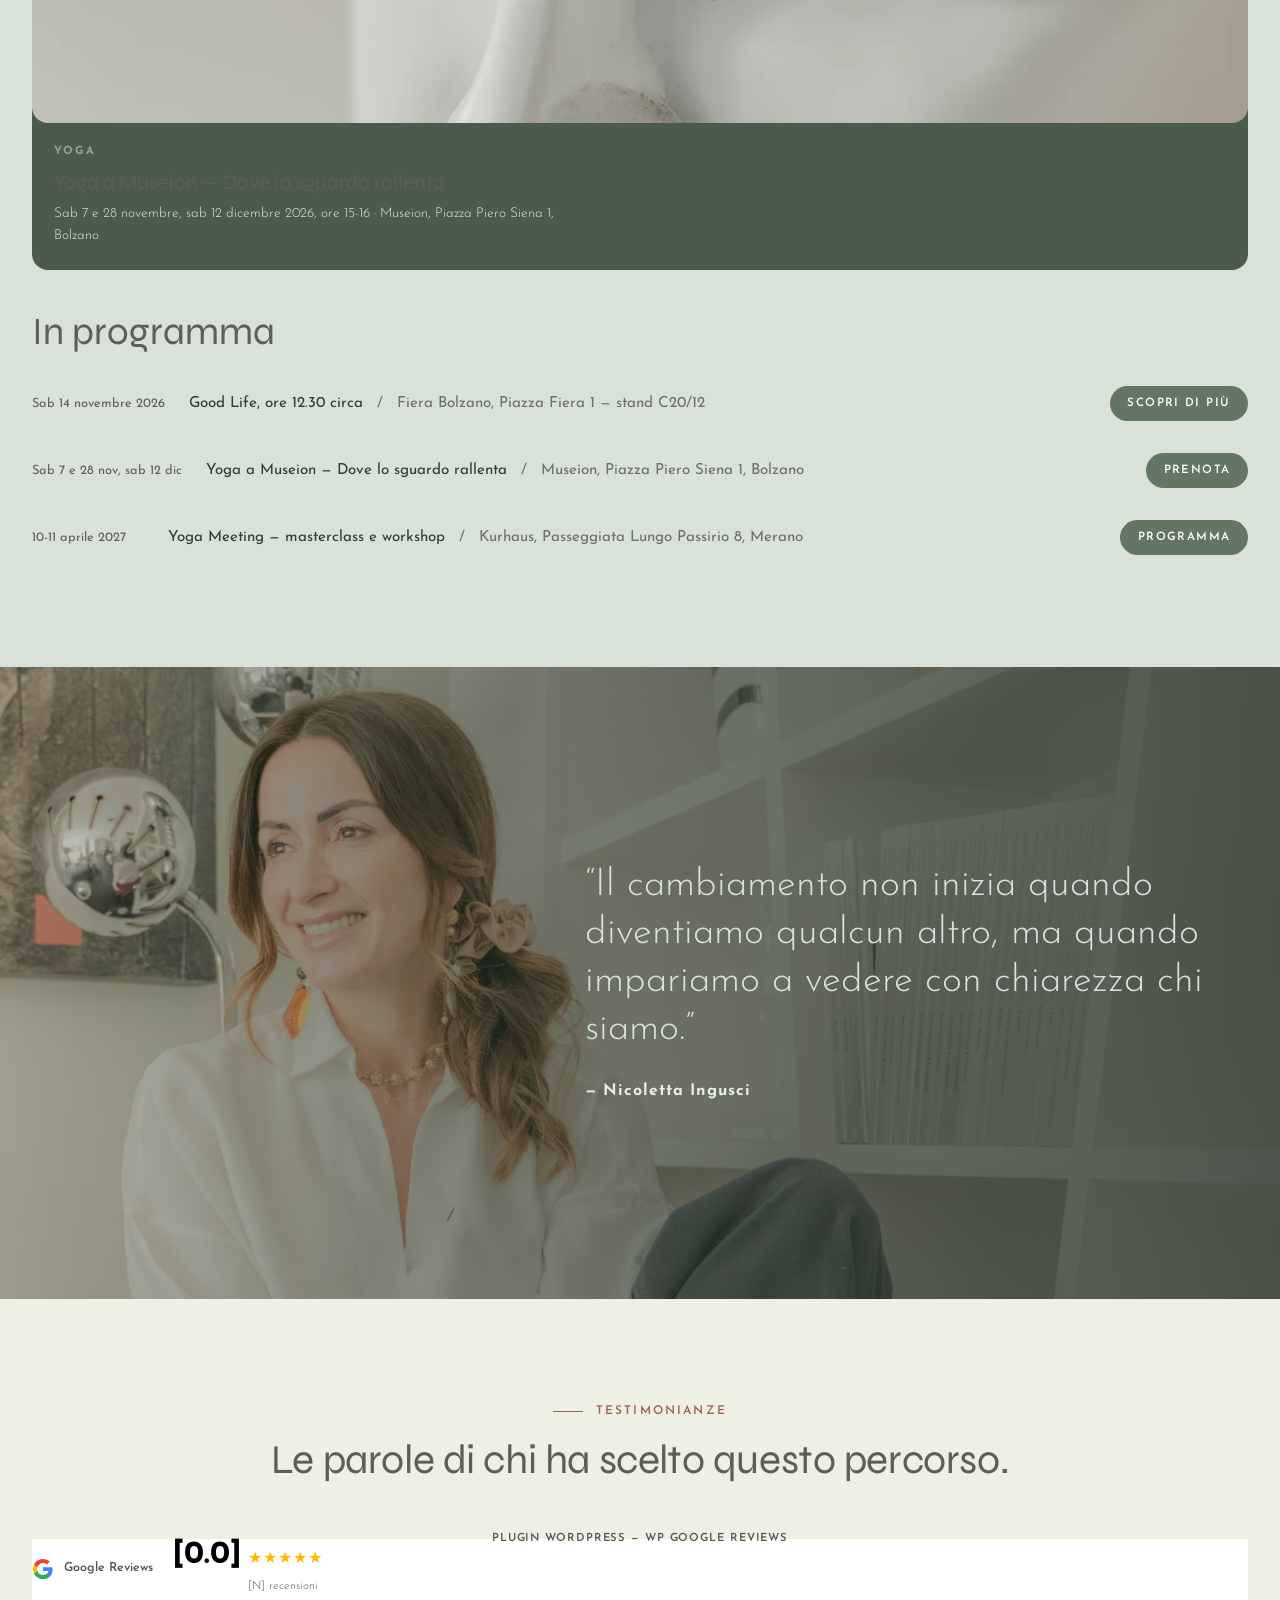
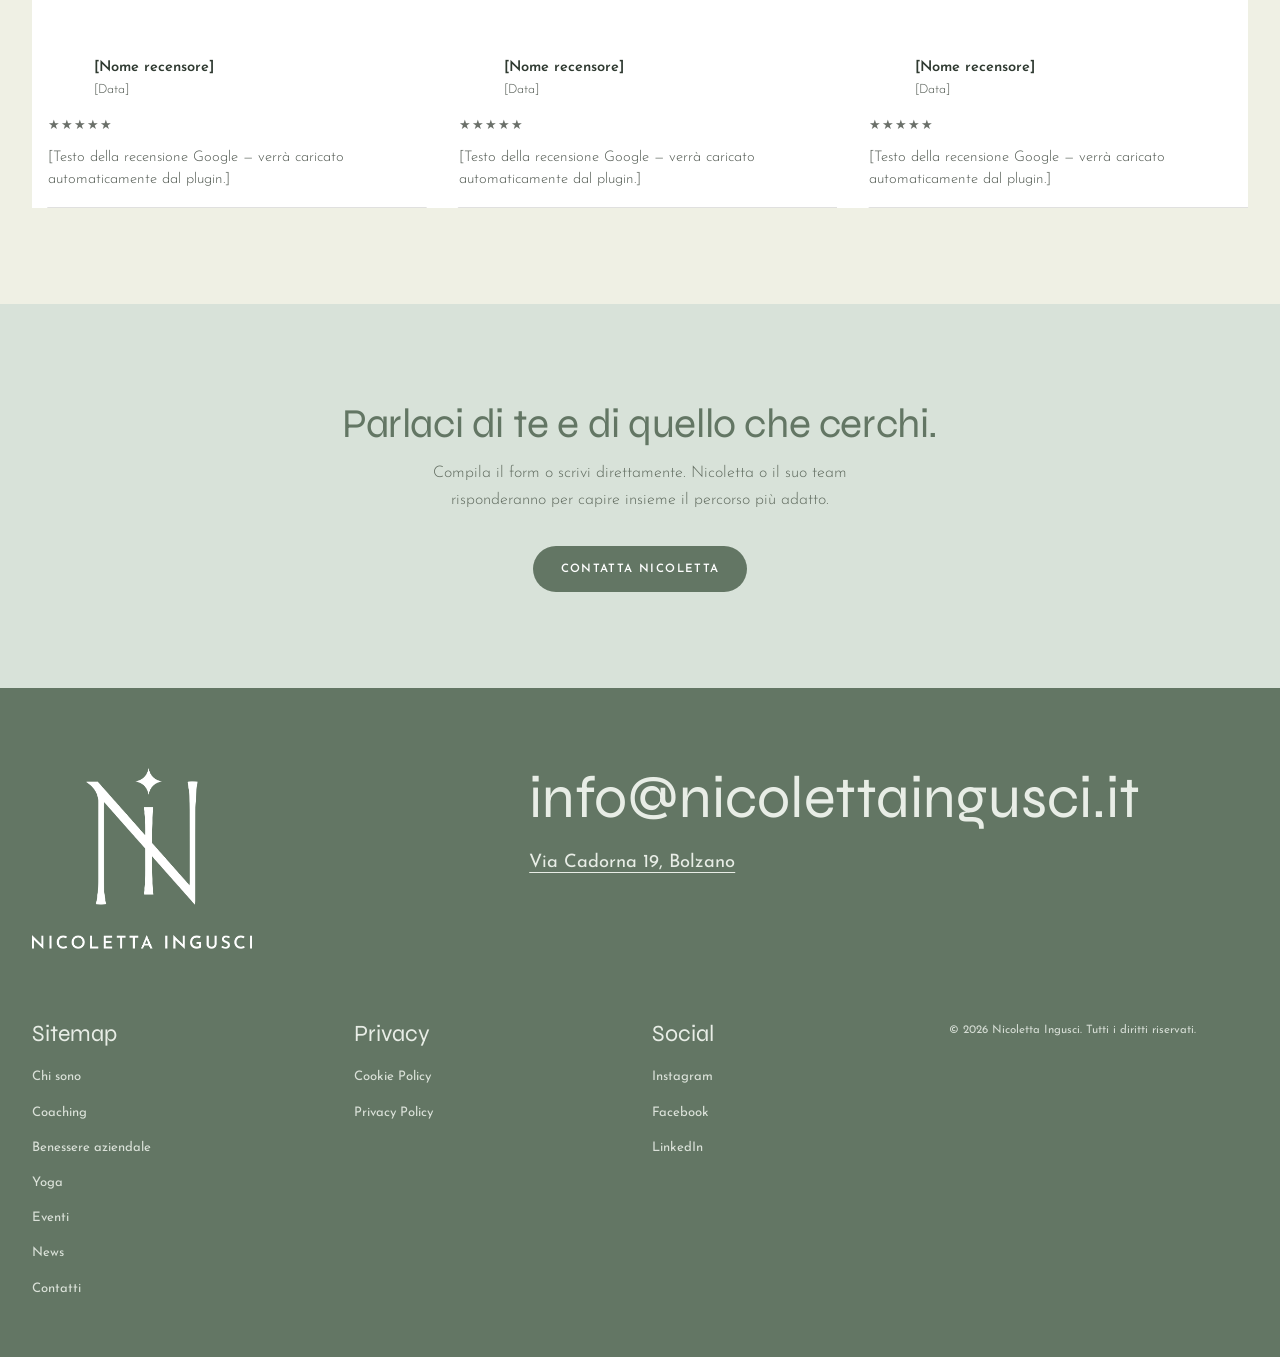
<file: wireframe.html>
<!DOCTYPE html>
<html lang="it">
<head>
  <meta charset="UTF-8"/>
  <meta name="viewport" content="width=device-width, initial-scale=1.0"/>
  <title>Wireframe — Nicoletta Ingusci</title>
  <link rel="preconnect" href="https://fonts.googleapis.com"/>
  <link rel="preconnect" href="https://fonts.gstatic.com" crossorigin/>
  <link rel="stylesheet" href="https://fonts.googleapis.com/css2?family=Inter:wght@400;500;600&family=DM+Sans:opsz,wght@9..40,400;9..40,500;9..40,700&family=Josefin+Sans:wght@300;400;600;700&family=Syne:wght@400;500;600;700&display=swap"/>
  <link rel="stylesheet" href="css/tokens.css"/>
  <link rel="stylesheet" href="css/styles.css"/>

  <!-- Stili specifici pagina Benessere Aziendale (da benessere-aziendale.html) -->
  <style>
    .az-hero-image {
      position: absolute; right: 0; top: 0; bottom: 0;
      width: 40%; overflow: hidden; z-index: 0;
    }
    .az-hero-image img {
      width: 100%; height: 100%; object-fit: cover;
      filter: brightness(0.5) saturate(0.6);
      mix-blend-mode: luminosity;
      opacity: 0.35;
    }
    @media (max-width: 767px) { .az-hero-image { display: none; } }
    .az-section { padding: var(--space-xl) 0; position: relative; overflow: hidden; }
    .az-section--dark    { background: var(--g-corporate); }
    .az-section--medium  { background: #2d3d2e; }
    .az-section--accent  { background: linear-gradient(135deg, #4a5a4b 0%, #9F644A 100%); }
    .az-section--neutral { background: var(--c-neutral-050); }
    .az-section--green   { background: var(--c-green-100); }
    .az-text-white { color: var(--c-white); }
    .az-text-muted { color: rgba(255,255,255,0.7); }
    .az-card {
      padding: 1.6rem;
      border: 1px solid rgba(255,255,255,0.12);
      clip-path: polygon(0 0, 95% 0, 100% 10%, 100% 100%, 5% 100%, 0 90%);
      transition: border-color var(--transition-base), background var(--transition-base);
    }
    .az-card:hover { border-color: rgba(230,191,145,0.45); background: rgba(255,255,255,0.04); }
    .az-card__title { font-family: var(--font-display); font-size: 1rem; font-weight: 600; color: var(--c-white); margin-bottom: 0.5rem; }
    .az-card__desc  { font-size: 0.875rem; color: rgba(255,255,255,0.6); line-height: 1.65; }
    .process-step--dark .process-step__num  { color: rgba(230,191,145,0.25); }
    .process-step--dark .process-step__title { color: var(--c-white); }
    .process-step--dark .process-step__desc  { color: rgba(255,255,255,0.6); }
  </style>

  <style>
    /* ══ WIREFRAME SHELL ══ */
    /* NOTA: filter NON va su #wf-wrapper — creerebbe un containing block per i
       figli position:fixed (info-bar, site-header) facendoli scrollare.
       Il grayscale viene applicato solo agli elementi non-fixed. */
    .wf-page { display: none; }
    .wf-page.wf-visible { display: block; }

    /* Grayscale solo su contenuto non-fixed (main + footer) */
    #wf-wrapper .wf-page > main,
    #wf-wrapper .wf-page > .site-footer { filter: grayscale(1); }

    /* Mobile nav è position:fixed — espliciti colori grayscale */
    #wf-wrapper .mobile-nav { background: #111 !important; }
    #wf-wrapper .mobile-nav__link { color: rgba(255,255,255,0.9) !important; }
    #wf-wrapper .mobile-nav__link:hover,
    #wf-wrapper .mobile-nav__link.active { color: #fff !important; }

    /* ── Info bar: nera, bordo a bordo, sempre fissa in cima ── */
    #wf-wrapper .info-bar {
      position: fixed !important;
      top: 0 !important; left: 0 !important; right: 0 !important;
      width: 100% !important;
      z-index: 200 !important;
      background: #000 !important;
      color: #d4c9b0 !important;
      box-sizing: border-box !important;
    }
    #wf-wrapper .info-bar a { color: #d4c9b0 !important; }

    /* ── Navbar: SEMPRE fixed, identica al main.
       Trasparente di default, diventa bianca con la classe .scrolled (stessa del main). ── */
    #wf-wrapper .site-header {
      position: fixed !important;
      top: 0 !important; left: 0 !important; right: 0 !important;
      z-index: 199 !important;
      /* Nessun background forzato: trasparente di default */
    }
    #wf-wrapper .site-header.with-infobar {
      top: 36px !important;
    }
    /* ── Homepage switcher pill ── */
    #wf-home-switcher {
      position: fixed;
      bottom: 24px;
      left: 50%;
      transform: translateX(-50%);
      z-index: 8888;
      display: none; /* shown only on home pages via JS */
      background: rgba(15,15,15,0.85);
      backdrop-filter: blur(8px);
      border-radius: 100px;
      padding: 5px 6px;
      gap: 4px;
      align-items: center;
      box-shadow: 0 4px 24px rgba(0,0,0,0.25);
    }
    #wf-home-switcher button {
      border: none;
      cursor: pointer;
      border-radius: 100px;
      padding: 7px 20px;
      font-size: 0.78rem;
      font-weight: 600;
      letter-spacing: 0.03em;
      font-family: inherit;
      transition: background 0.2s, color 0.2s;
      background: transparent;
      color: rgba(255,255,255,0.55);
    }
    #wf-home-switcher button.active {
      background: #fff;
      color: #111;
    }

    /* Modal checkbox CSS hack — yoga / coaching / aziendale */
    #yoga-modal-toggle, #coaching-modal-toggle, #aziendale-modal-toggle { display:none; }
    #yoga-modal-toggle:checked ~ #yoga-booking-modal,
    #coaching-modal-toggle:checked ~ #coaching-booking-modal,
    #aziendale-modal-toggle:checked ~ #aziendale-booking-modal {
      display: flex !important;
      position: fixed !important;
      top: 0 !important; left: 0 !important;
      width: 100vw !important; height: 100vh !important;
      z-index: 9999 !important;
    }
    #wf-wrapper .site-header.scrolled {
      background: #f5f5f3 !important;
      border-bottom-color: rgba(0,0,0,0.06) !important;
    }

    /* ── Logo switching (identico al main, colori in scala di grigi) ── */
    /* Non-scrolled, dark hero (homepage, aziendale): logo bianco */
    #wf-wrapper .site-header:not(.scrolled) .site-header__logo--white { display: block !important; }
    #wf-wrapper .site-header:not(.scrolled) .site-header__logo--dark  { display: none  !important; }
    /* Scrolled: logo scuro */
    #wf-wrapper .site-header.scrolled .site-header__logo--white { display: none  !important; }
    #wf-wrapper .site-header.scrolled .site-header__logo--dark  { display: block !important; }
    /* Light-hero, non-scrolled: logo scuro */
    body.light-hero #wf-wrapper .site-header:not(.scrolled) .site-header__logo--white { display: none  !important; }
    body.light-hero #wf-wrapper .site-header:not(.scrolled) .site-header__logo--dark  { display: block !important; }

    /* Reveal: tutti visibili */
    #wf-wrapper .reveal {
      opacity: 1 !important; transform: none !important; transition: none !important;
    }

    /* ══ PLACEHOLDER IMMAGINI — box + X diagonale ══ */
    .wf-img-ph {
      display: block !important;
      position: relative !important;
      background: #d4d4d4 !important;
      border: 1.5px solid #999 !important;
      width: 100% !important; height: 100% !important;
      min-height: 60px !important; box-sizing: border-box !important;
      overflow: hidden !important;
    }
    .wf-img-ph::before {
      content: '' !important; position: absolute !important; inset: 0;
      background: linear-gradient(to bottom right,
        transparent calc(50% - 0.6px), #999 calc(50% - 0.6px) calc(50% + 0.6px),
        transparent calc(50% + 0.6px)) !important;
    }
    .wf-img-ph::after {
      content: '' !important; position: absolute !important; inset: 0;
      background: linear-gradient(to bottom left,
        transparent calc(50% - 0.6px), #999 calc(50% - 0.6px) calc(50% + 0.6px),
        transparent calc(50% + 0.6px)) !important;
    }

    /* ══ PLACEHOLDER LOGHI — riquadro con etichetta LOGO ══ */
    .wf-logo-ph {
      display: flex !important; align-items: center !important;
      justify-content: center !important;
      background: #c8c8c8 !important;
      border: 1.5px solid #888 !important;
      box-sizing: border-box !important;
      font-family: var(--font-body, sans-serif) !important;
      font-size: 10px !important; font-weight: 800 !important;
      letter-spacing: 0.14em !important; color: #444 !important;
      text-transform: uppercase !important;
    }

    /* ══ STAT NUMBER — forza visibilità (JS non gira nel wireframe) ══ */
    #wf-wrapper .nicoletta-stat__num { opacity: 1 !important; transform: none !important; }

    /* ══ BACKGROUND-IMAGE PLACEHOLDER — overlay X diagonale (hero, ecc.) ══ */
    .wf-bg-ph {
      position: absolute !important; inset: 0 !important; z-index: 0 !important;
      background: transparent !important; pointer-events: none !important;
    }
    .wf-bg-ph::before {
      content: '' !important; position: absolute !important; inset: 0;
      background: linear-gradient(to bottom right,
        transparent calc(50% - 0.8px), rgba(0,0,0,0.28) calc(50% - 0.8px) calc(50% + 0.8px),
        transparent calc(50% + 0.8px)) !important;
    }
    .wf-bg-ph::after {
      content: '' !important; position: absolute !important; inset: 0;
      background: linear-gradient(to bottom left,
        transparent calc(50% - 0.8px), rgba(0,0,0,0.28) calc(50% - 0.8px) calc(50% + 0.8px),
        transparent calc(50% + 0.8px)) !important;
    }

    /* ══ PROPORZIONI PLACEHOLDER IMMAGINI ══ */
    /* inner-image 2-col: La storia, Yoga/Coaching percorso, News In evidenza */
    /* height esplicita (non min-height) così height:100% del figlio si risolve */
    #wf-wrapper .inner-image { height: 480px; }
    /* Home: visual-break citazione "Il benessere non è un arrivo" */
    #page-home .visual-break__image,
    #page-home-v2 .visual-break__image { height: 440px; }
    /* Chi sono — Certificazioni badges */
    #page-chi-sono .cert-compact__badges .wf-img-ph {
      height: 80px !important; width: 120px !important; flex-shrink: 0 !important;
    }
    /* Eventi — Prossimo evento: 4/3 */
    #page-eventi .event-featured__image .wf-img-ph {
      aspect-ratio: 4 / 3 !important; height: auto !important;
    }

    /* ══ NAV: DEFAULT non-scrolled, dark hero (homepage, aziendale) — link bianchi ══ */
    #wf-wrapper .site-header:not(.scrolled) .site-nav__link        { color: rgba(255,255,255,0.78); }
    #wf-wrapper .site-header:not(.scrolled) .site-nav__link:hover  { color: #fff; }
    #wf-wrapper .site-header:not(.scrolled) .site-nav__link.active { color: #fff; font-weight: 600; }
    #wf-wrapper .site-header:not(.scrolled) .site-nav__link::before { background: rgba(255,255,255,0.13); }
    #wf-wrapper .site-header:not(.scrolled) .hamburger span        { background: #fff; }

    /* ══ NAV: DEFAULT non-scrolled, light-hero — link scuri ══ */
    body.light-hero #wf-wrapper .site-header:not(.scrolled) .site-nav__link        { color: rgba(0,0,0,0.55) !important; }
    body.light-hero #wf-wrapper .site-header:not(.scrolled) .site-nav__link:hover  { color: #000 !important; }
    body.light-hero #wf-wrapper .site-header:not(.scrolled) .site-nav__link.active { color: #333 !important; }
    body.light-hero #wf-wrapper .site-header:not(.scrolled) .site-nav__link::before { background: rgba(0,0,0,0.06) !important; }
    body.light-hero #wf-wrapper .site-header:not(.scrolled) .header-cta            { background: #333 !important; color: #fff !important; border-color: #333 !important; }
    body.light-hero #wf-wrapper .site-header:not(.scrolled) .hamburger span        { background: #000 !important; }

    /* ══ NAV: SCROLLED — sfondo bianco, link scuri, CTA visibile ══ */
    #wf-wrapper .site-header.scrolled .site-nav__link        { color: rgba(0,0,0,0.55) !important; }
    #wf-wrapper .site-header.scrolled .site-nav__link:hover  { color: #000 !important; }
    #wf-wrapper .site-header.scrolled .site-nav__link.active { color: #333 !important; font-weight: 600 !important; }
    #wf-wrapper .site-header.scrolled .site-nav__link::before { background: rgba(0,0,0,0.07) !important; }
    #wf-wrapper .site-header.scrolled .header-cta            { background: #333 !important; color: #fff !important; border-color: #333 !important; }
    #wf-wrapper .site-header.scrolled .header-cta:hover      { background: #111 !important; border-color: #111 !important; }
    #wf-wrapper .site-header.scrolled .hamburger span        { background: #000 !important; }

    /* ══ PODCAST: Dove ascoltare — testo e CTA leggibili in grayscale ══ */
    #page-podcast .section--green .section-label,
    #page-podcast .section--green h2 { color: #1a1a1a !important; }
    #page-podcast .section--green p { color: #333 !important; }
    #page-podcast .section--green .btn--secondary {
      color: #222 !important; border-color: rgba(0,0,0,0.4) !important;
      background: transparent !important;
    }

    /* ══ PODCAST: placeholder geometrico (episodio in evidenza) ══ */
    #page-podcast .inner-image { height: 260px !important; }
    #page-podcast .inner-image .wf-img-ph {
      clip-path: polygon(14% 0%, 86% 0%, 100% 14%, 100% 86%, 86% 100%, 14% 100%, 0% 86%, 0% 14%) !important;
    }

    /* ══ NOTE SVILUPPATORE — dropdown bottom-right ══ */
    #wf-devnotes {
      position: fixed; right: 1.5rem; bottom: 0;
      z-index: 9999; display: flex; flex-direction: column-reverse; align-items: flex-end;
      pointer-events: none;
    }
    #wf-devnotes-toggle,
    #wf-devnotes-panel:not(.wf-dn-hidden) {
      pointer-events: auto;
    }
    #wf-devnotes-toggle {
      writing-mode: horizontal-tb;
      background: #3b82f6; color: #fff; border: none; cursor: pointer;
      padding: 0.5rem 1.2rem; font-size: 10px; font-weight: 800;
      letter-spacing: 0.12em; text-transform: uppercase;
      border-radius: 6px 6px 0 0; flex-shrink: 0;
      box-shadow: 0 -3px 10px rgba(0,0,0,0.2); line-height: 1.5;
    }
    #wf-devnotes-panel {
      width: 310px; background: #111827; color: #d1d5db;
      padding: 1rem 0.9rem;
      font-family: 'Courier New', Courier, monospace; font-size: 11.5px; line-height: 1.65;
      max-height: 60vh; overflow-y: auto;
      border: 1.5px solid #3b82f6; border-bottom: none;
      box-shadow: 0 -4px 20px rgba(0,0,0,0.35);
      transform-origin: bottom center;
      transition: transform 0.22s ease, opacity 0.2s ease;
    }
    #wf-devnotes-panel.wf-dn-hidden {
      transform: scaleY(0); opacity: 0; pointer-events: none;
    }
    #wf-devnotes-panel h4 {
      color: #60a5fa; margin: 0 0 0.4rem; font-size: 12px;
      text-transform: uppercase; letter-spacing: 0.1em;
      border-bottom: 1px solid #1f2937; padding-bottom: 0.4rem;
    }
    #wf-devnotes-panel h5 { color: #fbbf24; margin: 0.75rem 0 0.25rem; font-size: 10.5px; text-transform: uppercase; letter-spacing: 0.08em; }
    .dn-effort {
      display: inline-block; background: #14532d; color: #86efac;
      padding: 2px 7px; border-radius: 3px; font-size: 10px; font-weight: 700; margin-bottom: 0.5rem;
    }
    .dn-plugin {
      display: inline-block; background: #1e3a5f; color: #93c5fd;
      padding: 1px 5px; border-radius: 2px; font-size: 10px; margin: 2px 2px 2px 0;
    }
    #wf-devnotes-panel ul { margin: 0.2rem 0 0.5rem 0.8rem; padding: 0; font-size: 11px; }
    #wf-devnotes-panel li { margin-bottom: 0.3rem; color: #9ca3af; list-style: disc; }
    #wf-devnotes-panel hr { border: none; border-top: 1px solid #1f2937; margin: 0.7rem 0; }
    #wf-devnotes-panel .dn-footer { color: #6b7280; font-size: 10.5px; margin: 0; }
  </style>

  <style>
    /* ════════════════════════════════════════════════════════
       MOCKUP HOMEPAGE V2 — Identità Visiva applicata
       Sequenza sfondi: foto → bianco → sabbia → verde (aziendale)
                        → terracotta → bianco → crema → footer verde
       ════════════════════════════════════════════════════════ */

    #page-home-v2 > main,
    #page-home-v2 > .site-footer { filter: none !important; }

    #page-home-v2 {
      --frag-a: polygon(6% 0, 94% 4%, 100% 50%, 93% 100%, 5% 96%, 0 48%);
      --frag-b: polygon(0 12%, 88% 0, 100% 62%, 82% 100%, 10% 92%);
      --frag-img: polygon(8% 0, 100% 0, 100% 86%, 90% 100%, 0 100%, 0 12%);
    }

    .vi-frags { position: absolute; inset: 0; pointer-events: none; overflow: hidden; z-index: 1; }

    /* ── Tipografia ── */
    #page-home-v2 h2 { font-weight: 600; letter-spacing: -0.01em; }
    /* Body e didascalie: Josefin 300 è troppo sottile */
    #page-home-v2 main p,
    #page-home-v2 main li,
    #page-home-v2 .site-footer p,
    #page-home-v2 .site-footer a { font-weight: 400; }
    #page-home-v2 .hero-slide__desc       { font-size: 1.15rem; line-height: 1.7; }
    #page-home-v2 .section__intro,
    #page-home-v2 .nicoletta-preview__intro { font-size: 1.12rem; line-height: 1.75; }
    #page-home-v2 .nicoletta-preview__method,
    #page-home-v2 .percorso-card__desc,
    #page-home-v2 .aziendale-section__text { font-size: 1.02rem; line-height: 1.75; }
    #page-home-v2 .nicoletta-stat__label  { font-size: 0.82rem !important; font-weight: 600; }
    #page-home-v2 .az-home-list__label    { font-size: 1.02rem; font-weight: 400; }
    #page-home-v2 .visual-break__attr     { font-size: 1rem; font-weight: 600; }
    #page-home-v2 .gr-widget-grid p       { font-size: 0.92rem !important; color: #3b2e26 !important; }
    #page-home-v2 .gr-widget-grid span    { font-size: 0.8rem !important; color: #6b5a4c !important; }
    #page-home-v2 .form-label             { font-size: 0.9rem; }
    #page-home-v2 .form-input             { font-size: 1rem; }
    #page-home-v2 .form-check__label      { font-size: 0.95rem; color: #3b2418; }
    #page-home-v2 .footer__payoff,
    #page-home-v2 .footer__contact-item   { font-size: 1rem; }
    #page-home-v2 .footer__legal a,
    #page-home-v2 .footer__copy           { font-size: 0.88rem; }
    #page-home-v2 .section-label {
      display: inline-block;
      padding: 0.45rem 1.3rem;
      background: var(--c-green-100);
      color: var(--c-green-700);
      clip-path: var(--frag-a);
      font-size: 0.75rem;
    }

    /* ── Pulsanti a frammento ── */
    #page-home-v2 .btn { border-radius: 0; border: none; clip-path: var(--frag-a); padding: 1rem 2.2rem; }
    #page-home-v2 .btn--primary { background: var(--c-terracotta); color: #fff; }
    #page-home-v2 .btn--primary:hover { background: #7f4e39; }
    #page-home-v2 .btn--secondary { background: var(--c-cream); color: var(--c-terracotta); }
    #page-home-v2 .btn--secondary:hover { background: var(--c-peach); color: #5c3626; }

    /* ══════════════ HERO ══════════════ */
    #page-home-v2 .home-hero { position: relative; }
    #page-home-v2 .hero-slide::after {
      content: ''; position: absolute; inset: 0; z-index: 1;
      background: linear-gradient(160deg, rgba(159,100,74,0.55) 0%, rgba(20,14,10,0.55) 50%, rgba(230,191,145,0.25) 100%);
    }
    #page-home-v2 .hero-slide__inner,
    #page-home-v2 .hero-controls { z-index: 3; position: relative; }
    #page-home-v2 .hero-slide__logo-mark { display: block; height: 72px; width: auto; margin: 0 auto 1.4rem; }
    #page-home-v2 .hero-slide__label { color: var(--c-cream); letter-spacing: 0.22em; }
    #page-home-v2 .hero-slide__title { color: #fff; font-weight: 600; text-shadow: 0 2px 24px rgba(0,0,0,0.25); }
    #page-home-v2 .hero-slide__desc  { color: rgba(255,255,255,0.92); }
    #page-home-v2 .hero-dot { background: rgba(248,240,197,0.45); }
    #page-home-v2 .hero-dot.active { background: var(--c-cream); }

    /* ══════════════ CHI SONO (bianco) ══════════════ */
    #page-home-v2 .section--neutral { background: #fff; }
    #page-home-v2 .nicoletta-preview__img-container {
      position: relative; clip-path: var(--frag-img); border-radius: 0;
    }
    #page-home-v2 .nicoletta-preview__image { position: relative; }
    #page-home-v2 .nicoletta-preview__image::before {
      content: ''; position: absolute; z-index: 0;
      width: 55%; height: 45%; right: -6%; bottom: -6%;
      background: var(--c-peach); clip-path: var(--frag-b); opacity: 0.7;
    }
    #page-home-v2 .nicoletta-preview__img-container { z-index: 1; }
    #page-home-v2 .nicoletta-preview__text h2 { color: var(--c-terracotta); }
    #page-home-v2 .nicoletta-preview__intro { color: #2b2b2b; }
    #page-home-v2 .nicoletta-preview__method {
      background: var(--c-cream); color: #4a3a2e;
      border: none; border-left: 3px solid var(--c-terracotta);
      padding: 1.1rem 1.3rem;
    }
    #page-home-v2 .nicoletta-preview__subtitle {
      font-family: var(--font-display); font-size: 1.15rem; font-weight: 500;
      color: var(--c-green-700); margin-bottom: 1.2rem;
    }
    #page-home-v2 .nicoletta-credentials {
      font-size: 0.9rem; font-weight: 600; letter-spacing: 0.02em;
      color: #5c3626; line-height: 1.7; margin: -0.8rem 0 1.6rem;
    }
    #page-home-v2 .percorso-card__tags {
      font-size: 0.8rem; font-weight: 600; letter-spacing: 0.04em;
      color: var(--c-terracotta); margin: -0.6rem 0 0.4rem;
    }
    #page-home-v2 .nicoletta-stat__num { color: var(--c-terracotta); font-weight: 700; }
    #page-home-v2 .nicoletta-stat__label { color: var(--c-green-700); }
    #page-home-v2 .nicoletta-stats-row .nicoletta-stat {
      border-right-color: var(--c-peach);
      padding-right: 1.6rem !important; margin-right: 1.6rem !important;
    }
    #page-home-v2 .nicoletta-stats-row .nicoletta-stat:last-child { padding-right: 0 !important; margin-right: 0 !important; }
    #page-home-v2 .tag {
      clip-path: var(--frag-a); border: none; border-radius: 0;
      padding: 0.4rem 1.1rem; font-weight: 600;
    }
    #page-home-v2 .tag--green { background: var(--c-green-100); color: var(--c-green-700); }
    #page-home-v2 .tag--peach { background: var(--c-peach); color: #5c3626; }

    /* ══════════════ PERCORSI (sabbia) ══════════════ */
    #page-home-v2 .section--green { background: var(--c-peach); }
    #page-home-v2 .section--green .section-label { background: var(--c-cream); color: var(--c-terracotta); }
    #page-home-v2 .section--green h2 { color: #3b2418; }
    #page-home-v2 .section--green .section__intro { color: #3b2e26; }
    #page-home-v2 .percorso-card {
      background: #fff; border: none; border-radius: 0;
      box-shadow: 0 10px 30px rgba(92,54,38,0.12);
    }
    #page-home-v2 .percorso-card__image { clip-path: polygon(0 0, 100% 0, 100% 88%, 70% 100%, 0 94%); }
    #page-home-v2 .percorso-card__badge { clip-path: var(--frag-a); border-radius: 0; padding: 0.4rem 1.1rem; }
    #page-home-v2 .percorso-card--yoga .percorso-card__badge      { background: var(--c-cream); color: #5c3626; }
    #page-home-v2 .percorso-card--coaching .percorso-card__badge  { background: var(--c-terracotta); color: #fff; }
    #page-home-v2 .percorso-card--benessere .percorso-card__badge { background: var(--c-green-700); color: #fff; }
    #page-home-v2 .percorso-card__title { color: var(--c-terracotta); font-weight: 600; }
    #page-home-v2 .percorso-card__desc  { color: #4a4540; }
    /* Box "su misura" */
    #page-home-v2 .section--green .reveal[style*="space-between"] {
      background: var(--c-terracotta) !important; border: none !important;
      clip-path: polygon(0 0, 98% 0, 100% 30%, 100% 100%, 2% 100%, 0 70%);
    }
    #page-home-v2 .section--green .reveal[style*="space-between"] h3 { color: #fff; }
    #page-home-v2 .section--green .reveal[style*="space-between"] p  { color: var(--c-cream) !important; }
    #page-home-v2 .section--green .reveal[style*="space-between"] .btn--primary { background: var(--c-cream); color: var(--c-terracotta); }

    /* ══════════════ BENESSERE AZIENDALE (verde) ══════════════ */
    #page-home-v2 .aziendale-section { background: var(--g-corporate); position: relative; overflow: hidden; }
    #page-home-v2 .aziendale-section .section-label { background: rgba(230,191,145,0.18); color: var(--c-peach); }
    #page-home-v2 .section-label { width: fit-content; }
    #page-home-v2 .section__header--centered .section-label { margin-inline: auto; }
    #page-home-v2 .aziendale-section h2 { color: #fff; }
    #page-home-v2 .aziendale-section p  { color: rgba(255,255,255,0.85); }
    #page-home-v2 .az-home-list__item { border-color: rgba(255,255,255,0.14); }
    #page-home-v2 .az-home-list__label { color: #fff; }
    #page-home-v2 .az-home-list__icon {
      display: inline-flex; align-items: center; justify-content: center;
      width: 38px; height: 38px; flex-shrink: 0;
      background: rgba(230,191,145,0.18); color: var(--c-peach);
      clip-path: var(--frag-a);
    }

    /* ══════════════ CITAZIONE (terracotta) ══════════════ */
    #page-home-v2 .visual-break { background: var(--c-terracotta); position: relative; overflow: hidden; }
    #page-home-v2 .visual-break .container { position: relative; z-index: 2; }
    #page-home-v2 .visual-break__image { clip-path: var(--frag-img); }
    #page-home-v2 .visual-break__quote { color: var(--c-cream) !important; font-weight: 500; }
    #page-home-v2 .visual-break__quote em { color: #fff; }
    #page-home-v2 .visual-break__attr { color: var(--c-peach) !important; }

    /* ══════════════ TESTIMONIANZE (bianco) ══════════════ */
    #page-home-v2 [aria-label="Testimonianze"] h2 { color: var(--c-terracotta); }
    #page-home-v2 [aria-label="Testimonianze"] .reveal > div {
      border: 1px solid var(--c-peach) !important; border-radius: 0 !important;
    }
    #page-home-v2 .gr-widget-grid > div { background: #fdf8ec !important; border-radius: 0 !important; clip-path: polygon(0 0, 96% 0, 100% 8%, 100% 100%, 4% 100%, 0 92%); }

    /* ══════════════ FORM (crema) ══════════════ */
    #page-home-v2 .section--cream { background: var(--c-cream); }
    #page-home-v2 .section--cream .section-label { background: var(--c-terracotta); color: var(--c-cream); }
    #page-home-v2 .section--cream h2 { color: var(--c-terracotta); }
    #page-home-v2 .section--cream .section__intro { color: #4a3a2e; }
    #page-home-v2 .form-label { color: #3b2418; }
    #page-home-v2 .form-input { background: #fff; border: 1px solid var(--c-peach); border-radius: 0; }
    #page-home-v2 .form-input:focus { border-color: var(--c-terracotta); outline: 2px solid rgba(159,100,74,0.2); }

    /* ══════════════ FOOTER ══════════════ */
    #page-home-v2 .site-footer { background: var(--c-green-700); }
    #page-home-v2 .footer__payoff { color: rgba(255,255,255,0.8); }
    #page-home-v2 .footer__col h5 { color: var(--c-cream); }
    #page-home-v2 .footer__contact-item,
    #page-home-v2 .footer__contact-item a { color: rgba(255,255,255,0.8); }
    #page-home-v2 .footer__social-link {
      border: none; border-radius: 0; clip-path: var(--frag-a);
      background: rgba(255,255,255,0.14); color: #fff;
    }
    #page-home-v2 .footer__logo img { height: 88px !important; width: auto !important; }
    #page-home-v2 .footer__social { gap: 0.9rem; }
    #page-home-v2 .footer__social-link { width: 52px !important; height: 52px !important; }
    #page-home-v2 .footer__social-link svg { width: 24px; height: 24px; }
    #page-home-v2 .footer__social-link {
      display: inline-flex; align-items: center; justify-content: center;
      background: var(--c-cream); color: var(--c-terracotta);
      transition: all var(--transition-base);
    }
    #page-home-v2 .footer__social-link:hover { background: var(--c-peach); color: #5c3626; }
    #page-home-v2 .footer__col .btn--outline { transition: all var(--transition-base); }
    #page-home-v2 .footer__col .btn--outline:hover { background: var(--c-peach); color: #5c3626 !important; transform: none; }
    #page-home-v2 .footer__col .btn--outline { background: var(--c-cream); color: var(--c-terracotta) !important; clip-path: var(--frag-a); border: none; }
    #page-home-v2 .footer__legal a { color: rgba(255,255,255,0.6); }
    #page-home-v2 .footer__legal a:hover { color: #fff; }
    #page-home-v2 .footer__copy { color: rgba(255,255,255,0.55); }
    #page-home-v2 .footer__main { border-bottom-color: rgba(255,255,255,0.18); }

    /* Spaziatura verticale uniforme tra le sezioni */
    #page-home-v2 main > section:not(.home-hero),
    #page-home-v2 main > .visual-break { padding-top: 6rem !important; padding-bottom: 6rem !important; }
    @media (max-width: 1023px) {
      #page-home-v2 main > section:not(.home-hero),
      #page-home-v2 main > .visual-break { padding-top: 5rem !important; padding-bottom: 5rem !important; }
    }
    @media (max-width: 767px) {
      #page-home-v2 main > section:not(.home-hero),
      #page-home-v2 main > .visual-break { padding-top: 4rem !important; padding-bottom: 4rem !important; }
    }

    /* Form: più aria attorno al consenso privacy */
    #page-home-v2 .form-check { gap: 0.9rem; margin-bottom: 27px; }
    #page-home-v2 .form-check__input { margin-right: 0.9rem; flex-shrink: 0; }

    /* Navbar fissa: allo scroll sfondo bianco e solo il pittogramma verde salvia */
    #page-home-v2 .site-header__logo--mark { display: none; height: 44px; width: auto; }
    #wf-wrapper #page-home-v2 .site-header.scrolled {
      background: #fff !important;
      border-bottom-color: rgba(0,0,0,0.06) !important;
    }
    #wf-wrapper #page-home-v2 .site-header.scrolled .site-header__logo--white,
    #wf-wrapper #page-home-v2 .site-header.scrolled .site-header__logo--dark { display: none !important; }
    #wf-wrapper #page-home-v2 .site-header.scrolled .site-header__logo--mark { display: block !important; }
    #wf-wrapper #page-home-v2 .site-header:not(.scrolled) .site-header__logo--mark { display: none !important; }
    @media (max-width: 767px) {
      #page-home-v2 .site-header__logo--mark { height: 36px; }
    }

    /* Pulsante outline a frammento: il contorno è il fondo, lo strato interno segue la stessa forma */
    #page-home-v2 .btn--outline-frag {
      position: relative; isolation: isolate;
      background: var(--c-cream); color: var(--c-cream);
      transition: all var(--transition-base);
    }
    #page-home-v2 .btn--outline-frag::before {
      content: ''; position: absolute; inset: 1.5px; z-index: -1;
      background: var(--c-green-700); clip-path: var(--frag-a);
      transition: background var(--transition-base);
    }
    #page-home-v2 .btn--outline-frag:hover { background: var(--c-peach); color: var(--c-peach); }

    /* Organizzazioni: frammento in alto a sinistra sopra l'etichetta, senza toccarla */
    @media (max-width: 1023px) {
      #page-home-v2 .aziendale-section .az-frag-tl { top: -266px !important; }
    }
    @media (max-width: 767px) {
      #page-home-v2 .aziendale-section .az-frag-tl { top: -284px !important; }
    }

    /* Card percorsi: area sotto il taglio dell'immagine dello stesso colore del corpo */
    #page-home-v2 .percorso-card--yoga      { background: var(--c-cream); }
    #page-home-v2 .percorso-card--coaching  { background: var(--c-peach); }
    #page-home-v2 .percorso-card--benessere { background: var(--c-green-100); }

    /* ════════ REVISIONE 3 ════════ */
    /* Navbar: logo ridotto allo scroll */
    #page-home-v2 .site-header__logo img { transition: height 0.3s ease; }

    /* Chi sono: fondo crema, niente frammento sotto la foto, numeri protagonisti */
    #page-home-v2 [aria-label="Chi è Nicoletta Ingusci"] { background: var(--c-cream); }
    #page-home-v2 [aria-label="Chi è Nicoletta Ingusci"] .section-label { background: #fff; color: var(--c-terracotta); }
    #page-home-v2 .nicoletta-preview__image::before { display: none; }
    #page-home-v2 .nicoletta-preview__intro { margin-bottom: 2.2rem; }
    #page-home-v2 .nicoletta-stats-row { margin-bottom: 2rem; }
    #page-home-v2 .nicoletta-stat__num { font-size: clamp(2.2rem, 4vw, 3rem); }
    #page-home-v2 .nicoletta-stat__num--sm { font-size: clamp(2.2rem, 4vw, 3rem); }
    #page-home-v2 .nicoletta-stats-row { align-items: flex-end; }
    #page-home-v2 .nicoletta-stat__num { line-height: 1; }
    #page-home-v2 .nicoletta-stat__label { color: #3b2418; margin-top: 0.3rem; }
    #page-home-v2 .nicoletta-stats-row .nicoletta-stat { border-right-color: var(--c-terracotta); }
    #page-home-v2 .nicoletta-credentials { margin: 0; color: #5c3626; }

    /* Percorsi: fondo panna, corpo card colorato */
    #page-home-v2 .section--green { background: var(--c-neutral-050); }
    #page-home-v2 .section--green .section-label { background: var(--c-cream); color: var(--c-terracotta); }
    #page-home-v2 .section--green h2 { color: var(--c-terracotta); }
    #page-home-v2 .percorso-card { box-shadow: 0 10px 30px rgba(92,54,38,0.10); }
    #page-home-v2 .percorso-card__body { background: var(--c-cream); }
    #page-home-v2 .percorso-card--coaching .percorso-card__body { background: var(--c-peach); }
    #page-home-v2 .percorso-card--benessere .percorso-card__body { background: var(--c-green-100); }
    #page-home-v2 .percorso-card__title { color: #5c3626; }
    #page-home-v2 .percorso-card--benessere .percorso-card__title { color: var(--c-green-700); }
    #page-home-v2 .percorso-card__desc { color: #3b2e26; }
    /* Box "su misura": colore sabbia, più leggero */
    #page-home-v2 .section--green .reveal[style*="space-between"] { background: var(--c-peach) !important; }
    #page-home-v2 .section--green .reveal[style*="space-between"] h3 { color: #3b2418; }
    #page-home-v2 .section--green .reveal[style*="space-between"] p  { color: #4a3a2e !important; }
    #page-home-v2 .section--green .reveal[style*="space-between"] .btn--primary { background: var(--c-terracotta); color: #fff; }

    /* Organizzazioni: salvia piatto, frammenti più scuri */
    #page-home-v2 .aziendale-section { background: var(--c-green-700); }
    #page-home-v2 .aziendale-section .vi-frags polygon { fill: #3d4a3e; }
    #page-home-v2 .aziendale-section .vi-frags svg { opacity: 0.35 !important; }

    /* Citazione: tinta unica, testo di un solo colore */
    #page-home-v2 .visual-break__quote em { color: inherit; }
    #page-home-v2 .visual-break .vi-frags polygon { fill: #7f4e39; }
    #page-home-v2 .visual-break .vi-frags svg { opacity: 0.45; }
    #page-home-v2 .visual-break__inner { position: relative; z-index: 1; }

    /* Testimonianze: niente cornice */
    #page-home-v2 [aria-label="Testimonianze"] .reveal > div { border: none !important; padding: 0 !important; }

    /* ════════ REVISIONE 4 ════════ */
    /* Font: Syne bold per i titoli, Josefin Sans bold per i sottotitoli, Inter per tutti i body text */
    #page-home-v2 { --font-inter: "Inter", system-ui, sans-serif; }
    #page-home-v2 h1, #page-home-v2 h2, #page-home-v2 h3, #page-home-v2 h4,
    #page-home-v2 .hero-slide__title,
    #page-home-v2 .percorso-card__title,
    #page-home-v2 .nicoletta-stat__num { font-family: var(--font-display); font-weight: 700; }
    #page-home-v2 .visual-break__quote { font-family: var(--font-display); font-weight: 500; }
    #page-home-v2 .hero-slide__label,
    #page-home-v2 .section-label,
    #page-home-v2 .nicoletta-preview__subtitle,
    #page-home-v2 .nicoletta-stat__label,
    #page-home-v2 .visual-break__attr,
    #page-home-v2 .form-label,
    #page-home-v2 .footer__col h5,
    #page-home-v2 .btn { font-family: var(--font-body); font-weight: 700; }
    #page-home-v2 .nicoletta-preview__subtitle { font-size: 1.2rem; }
    #page-home-v2 main p:not(.visual-break__quote):not(.nicoletta-preview__subtitle),
    #page-home-v2 main li,
    #page-home-v2 .az-home-list__label,
    #page-home-v2 .form-input,
    #page-home-v2 .form-check__label,
    #page-home-v2 .form-success p,
    #page-home-v2 .site-footer p,
    #page-home-v2 .footer__legal a,
    #page-home-v2 .footer__contact-item a { font-family: var(--font-inter); font-weight: 400; letter-spacing: 0; }
    #page-home-v2 .nicoletta-credentials { font-weight: 500 !important; }

    /* Hero: struttura costante in tutte le slide (percorso 1 riga · titolo 2 · sottotitolo 2 · CTA) */
    #page-home-v2 .hero-slide__label { display: block; white-space: nowrap; line-height: 1.4; height: 1.4em; }
    #page-home-v2 .hero-slide__title { line-height: 1.12; min-height: calc(2 * 1.12em); }
    #page-home-v2 .hero-slide__desc  { line-height: 1.6; min-height: calc(2 * 1.6em); max-width: 60ch; margin-inline: auto; }
    @media (max-width: 767px) {
      #page-home-v2 .hero-slide__title { min-height: calc(3 * 1.12em); }
      #page-home-v2 .hero-slide__desc  { min-height: calc(5 * 1.6em); }
    }

    /* Citazione: foto di sfondo al posto della tinta unita */
    #page-home-v2 .visual-break {
      background: #3b2418 url('Assets/NEW%20images/citazione.webp') 30% 30% / cover no-repeat;
    }
    #page-home-v2 .visual-break::before {
      content: ''; position: absolute; inset: 0; z-index: 0;
      background: linear-gradient(90deg, rgba(59,36,24,0.25) 0%, rgba(59,36,24,0.55) 40%, rgba(59,36,24,0.82) 100%);
    }
    #page-home-v2 .visual-break__image { visibility: hidden; }
    /* Inquadratura foto: soggetto (volto) sempre visibile nel contenitore */
    #page-home-v2 .hero-slide { background-size: cover; z-index: 0; }
    /* Prismi su un livello fisso: tenui a riposo, si illuminano gradualmente durante il cambio slide */
    #page-home-v2 .home-hero > .vi-frags {
      z-index: 2; opacity: 0.35;
      transition: opacity 1.2s ease-in-out;
    }
    #page-home-v2 .home-hero > .vi-frags svg { opacity: 0.3 !important; }
    #page-home-v2 .home-hero.is-changing > .vi-frags { opacity: 1; }
    #page-home-v2 .hero-slide:nth-child(1) { background-position: 68% 22%; }
    #page-home-v2 .hero-slide:nth-child(2) { background-position: 28% 30%; }
    #page-home-v2 .hero-slide:nth-child(3) { background-position: 30% 40%; }
    #page-home-v2 .percorso-card--yoga .percorso-card__image img      { object-position: 52% 30%; }
    #page-home-v2 .percorso-card--coaching .percorso-card__image img  { object-position: 50% 45%; }
    #page-home-v2 .percorso-card--benessere .percorso-card__image img { object-position: 35% 40%; }

    /* Chi è Nicoletta: numeri in Josefin Sans (Syne è troppo largo), badge certificazioni */
    #page-home-v2 .nicoletta-stat__num,
    #page-home-v2 .nicoletta-stat__num--sm { font-family: var(--font-body); font-weight: 700; letter-spacing: 0; font-size: clamp(1.8rem, 2.4vw, 2.2rem); }
    #page-home-v2 .nicoletta-certs { display: block; width: 100%; max-width: 360px; height: auto; margin-top: 1.4rem; }

    /* Chi è Nicoletta: foto più stretta (≈400×450), allineata in alto con l'etichetta */
    @media (min-width: 1024px) {
      #page-home-v2 .nicoletta-preview__inner {
        grid-template-columns: minmax(320px, 460px) 1fr;
        gap: 5.5rem; align-items: start;
      }
      /* Foto alta dall'etichetta "Chi è Nicoletta" alla riga credenziali PNL; badge sotto, fuori allineamento */
      #page-home-v2 .nicoletta-preview__inner { align-items: stretch; row-gap: 0; column-gap: 5.5rem; }
      #page-home-v2 .nicoletta-preview__text { display: contents; }
      #page-home-v2 .nicoletta-preview__text > * { grid-column: 2; }
      #page-home-v2 .nicoletta-preview__image { grid-column: 1; grid-row: 1 / 7; }
      #page-home-v2 .nicoletta-certs { grid-row: 7; }
      #page-home-v2 .nicoletta-preview__image { transform: none; margin: 0; align-self: stretch; height: auto !important; }
      #page-home-v2 .nicoletta-preview__img-container { height: 100% !important; aspect-ratio: auto; }
      #page-home-v2 .nicoletta-preview__img-container img { position: absolute; inset: 0; width: 100%; height: 100% !important; margin: 0 !important; object-fit: cover; }
      #page-home-v2 .nicoletta-preview__text { padding-left: 0; }
    }
    #page-home-v2 .visual-break .vi-frags polygon { fill: var(--c-cream); }
    #page-home-v2 .visual-break .vi-frags svg { opacity: 0.12; }
    @media (max-width: 767px) {
      #page-home-v2 .visual-break::before { background: rgba(59,36,24,0.7); }
    }
  </style>

  <style>
    /* ════════════════════════════════════════════════════════
       MOCKUP HOMEPAGE V1 (derivato dal blocco V2, valido solo per #page-home) — Identità Visiva applicata
       Sequenza sfondi: foto → bianco → sabbia → verde (aziendale)
                        → terracotta → bianco → crema → footer verde
       ════════════════════════════════════════════════════════ */

    #page-home > main,
    #page-home > .site-footer { filter: none !important; }

    #page-home {
      --frag-a: polygon(6% 0, 94% 4%, 100% 50%, 93% 100%, 5% 96%, 0 48%);
      --frag-b: polygon(0 12%, 88% 0, 100% 62%, 82% 100%, 10% 92%);
      --frag-img: polygon(8% 0, 100% 0, 100% 86%, 90% 100%, 0 100%, 0 12%);
    }

    .vi-frags { position: absolute; inset: 0; pointer-events: none; overflow: hidden; z-index: 1; }

    /* ── Tipografia ── */
    #page-home h2 { font-weight: 600; letter-spacing: -0.01em; }
    /* Body e didascalie: Josefin 300 è troppo sottile */
    #page-home main p,
    #page-home main li,
    #page-home .site-footer p,
    #page-home .site-footer a { font-weight: 400; }
    #page-home .hero-slide__desc       { font-size: 1.15rem; line-height: 1.7; }
    #page-home .section__intro,
    #page-home .nicoletta-preview__intro { font-size: 1.12rem; line-height: 1.75; }
    #page-home .nicoletta-preview__method,
    #page-home .percorso-card__desc,
    #page-home .aziendale-section__text { font-size: 1.02rem; line-height: 1.75; }
    #page-home .nicoletta-stat__label  { font-size: 0.82rem !important; font-weight: 600; }
    #page-home .az-home-list__label    { font-size: 1.02rem; font-weight: 400; }
    #page-home .visual-break__attr     { font-size: 1rem; font-weight: 600; }
    #page-home .gr-widget-grid p       { font-size: 0.92rem !important; color: #2F3A31 !important; }
    #page-home .gr-widget-grid span    { font-size: 0.8rem !important; color: #6B706A !important; }
    #page-home .form-label             { font-size: 0.9rem; }
    #page-home .form-input             { font-size: 1rem; }
    #page-home .form-check__label      { font-size: 0.95rem; color: #2F3A31; }
    #page-home .footer__payoff,
    #page-home .footer__contact-item   { font-size: 1rem; }
    #page-home .footer__legal a,
    #page-home .footer__copy           { font-size: 0.88rem; }
    #page-home .section-label {
      display: inline-block;
      padding: 0.45rem 1.3rem;
      background: var(--c-green-100);
      color: var(--c-green-700);
      clip-path: var(--frag-a);
      font-size: 0.75rem;
    }

    /* ── Pulsanti a frammento ── */
    #page-home .btn { border-radius: 0; border: none; clip-path: var(--frag-a); padding: 1rem 2.2rem; }
    #page-home .btn--primary { background: var(--c-terracotta); color: #fff; }
    #page-home .btn--primary:hover { background: #4F6050; }
    #page-home .btn--secondary { background: var(--c-cream); color: var(--c-terracotta); }
    #page-home .btn--secondary:hover { background: var(--c-peach); color: #4A5A4B; }

    /* ══════════════ HERO ══════════════ */
    #page-home .home-hero { position: relative; }
    #page-home .hero-slide::after {
      content: ''; position: absolute; inset: 0; z-index: 1;
      background: linear-gradient(160deg, rgba(99,118,100,0.55) 0%, rgba(20,14,10,0.55) 50%, rgba(147,164,150,0.25) 100%);
    }
    #page-home .hero-slide__inner,
    #page-home .hero-controls { z-index: 3; position: relative; }
    #page-home .hero-slide__logo-mark { display: block; height: 72px; width: auto; margin: 0 auto 1.4rem; }
    #page-home .hero-slide__label { color: var(--c-cream); letter-spacing: 0.22em; }
    #page-home .hero-slide__title { color: #fff; font-weight: 600; text-shadow: 0 2px 24px rgba(0,0,0,0.25); }
    #page-home .hero-slide__desc  { color: rgba(255,255,255,0.92); }
    #page-home .hero-dot { background: rgba(216,226,217,0.45); }
    #page-home .hero-dot.active { background: var(--c-cream); }

    /* ══════════════ CHI SONO (bianco) ══════════════ */
    #page-home .section--neutral { background: #fff; }
    #page-home .nicoletta-preview__img-container {
      position: relative; clip-path: var(--frag-img); border-radius: 0;
    }
    #page-home .nicoletta-preview__image { position: relative; }
    #page-home .nicoletta-preview__image::before {
      content: ''; position: absolute; z-index: 0;
      width: 55%; height: 45%; right: -6%; bottom: -6%;
      background: var(--c-peach); clip-path: var(--frag-b); opacity: 0.7;
    }
    #page-home .nicoletta-preview__img-container { z-index: 1; }
    #page-home .nicoletta-preview__text h2 { color: var(--c-terracotta); }
    #page-home .nicoletta-preview__intro { color: #2b2b2b; }
    #page-home .nicoletta-preview__method {
      background: var(--c-cream); color: #4F574F;
      border: none; border-left: 3px solid var(--c-terracotta);
      padding: 1.1rem 1.3rem;
    }
    #page-home .nicoletta-preview__subtitle {
      font-family: var(--font-display); font-size: 1.15rem; font-weight: 500;
      color: var(--c-green-700); margin-bottom: 1.2rem;
    }
    #page-home .nicoletta-credentials {
      font-size: 0.9rem; font-weight: 600; letter-spacing: 0.02em;
      color: #4A5A4B; line-height: 1.7; margin: -0.8rem 0 1.6rem;
    }
    #page-home .percorso-card__tags {
      font-size: 0.8rem; font-weight: 600; letter-spacing: 0.04em;
      color: var(--c-terracotta); margin: -0.6rem 0 0.4rem;
    }
    #page-home .nicoletta-stat__num { color: var(--c-terracotta); font-weight: 700; }
    #page-home .nicoletta-stat__label { color: var(--c-green-700); }
    #page-home .nicoletta-stats-row .nicoletta-stat {
      border-right-color: var(--c-peach);
      padding-right: 1.6rem !important; margin-right: 1.6rem !important;
    }
    #page-home .nicoletta-stats-row .nicoletta-stat:last-child { padding-right: 0 !important; margin-right: 0 !important; }
    #page-home .tag {
      clip-path: var(--frag-a); border: none; border-radius: 0;
      padding: 0.4rem 1.1rem; font-weight: 600;
    }
    #page-home .tag--green { background: var(--c-green-100); color: var(--c-green-700); }
    #page-home .tag--peach { background: var(--c-peach); color: #4A5A4B; }

    /* ══════════════ PERCORSI (sabbia) ══════════════ */
    #page-home .section--green { background: var(--c-peach); }
    #page-home .section--green .section-label { background: var(--c-cream); color: var(--c-terracotta); }
    #page-home .section--green h2 { color: #2F3A31; }
    #page-home .section--green .section__intro { color: #2F3A31; }
    #page-home .percorso-card {
      background: #fff; border: none; border-radius: 0;
      box-shadow: 0 10px 30px rgba(47,58,49,0.12);
    }
    #page-home .percorso-card__image { clip-path: polygon(0 0, 100% 0, 100% 88%, 70% 100%, 0 94%); }
    #page-home .percorso-card__badge { clip-path: var(--frag-a); border-radius: 0; padding: 0.4rem 1.1rem; }
    #page-home .percorso-card--yoga .percorso-card__badge      { background: var(--c-cream); color: #4A5A4B; }
    #page-home .percorso-card--coaching .percorso-card__badge  { background: var(--c-terracotta); color: #fff; }
    #page-home .percorso-card--benessere .percorso-card__badge { background: var(--c-green-700); color: #fff; }
    #page-home .percorso-card__title { color: var(--c-terracotta); font-weight: 600; }
    #page-home .percorso-card__desc  { color: #4a4540; }
    /* Box "su misura" */
    #page-home .section--green .reveal[style*="space-between"] {
      background: var(--c-terracotta) !important; border: none !important;
      clip-path: polygon(0 0, 98% 0, 100% 30%, 100% 100%, 2% 100%, 0 70%);
    }
    #page-home .section--green .reveal[style*="space-between"] h3 { color: #fff; }
    #page-home .section--green .reveal[style*="space-between"] p  { color: var(--c-cream) !important; }
    #page-home .section--green .reveal[style*="space-between"] .btn--primary { background: var(--c-cream); color: var(--c-terracotta); }

    /* ══════════════ BENESSERE AZIENDALE (verde) ══════════════ */
    #page-home .aziendale-section { background: var(--g-corporate); position: relative; overflow: hidden; }
    #page-home .aziendale-section .section-label { background: rgba(147,164,150,0.18); color: var(--c-peach); }
    #page-home .section-label { width: fit-content; }
    #page-home .section__header--centered .section-label { margin-inline: auto; }
    #page-home .aziendale-section h2 { color: #fff; }
    #page-home .aziendale-section p  { color: rgba(255,255,255,0.85); }
    #page-home .az-home-list__item { border-color: rgba(255,255,255,0.14); }
    #page-home .az-home-list__label { color: #fff; }
    #page-home .az-home-list__icon {
      display: inline-flex; align-items: center; justify-content: center;
      width: 38px; height: 38px; flex-shrink: 0;
      background: rgba(147,164,150,0.18); color: var(--c-peach);
      clip-path: var(--frag-a);
    }

    /* ══════════════ CITAZIONE (terracotta) ══════════════ */
    #page-home .visual-break { background: var(--c-terracotta); position: relative; overflow: hidden; }
    #page-home .visual-break .container { position: relative; z-index: 2; }
    #page-home .visual-break__image { clip-path: var(--frag-img); }
    #page-home .visual-break__quote { color: var(--c-cream) !important; font-weight: 500; }
    #page-home .visual-break__quote em { color: #fff; }
    #page-home .visual-break__attr { color: var(--c-peach) !important; }

    /* ══════════════ TESTIMONIANZE (bianco) ══════════════ */
    #page-home [aria-label="Testimonianze"] h2 { color: var(--c-terracotta); }
    #page-home [aria-label="Testimonianze"] .reveal > div {
      border: 1px solid var(--c-peach) !important; border-radius: 0 !important;
    }
    #page-home .gr-widget-grid > div { background: #FAFAF5 !important; border-radius: 0 !important; clip-path: polygon(0 0, 96% 0, 100% 8%, 100% 100%, 4% 100%, 0 92%); }

    /* ══════════════ FORM (crema) ══════════════ */
    #page-home .section--cream { background: var(--c-cream); }
    #page-home .section--cream .section-label { background: var(--c-terracotta); color: var(--c-cream); }
    #page-home .section--cream h2 { color: var(--c-terracotta); }
    #page-home .section--cream .section__intro { color: #4F574F; }
    #page-home .form-label { color: #2F3A31; }
    #page-home .form-input { background: #fff; border: 1px solid var(--c-peach); border-radius: 0; }
    #page-home .form-input:focus { border-color: var(--c-terracotta); outline: 2px solid rgba(99,118,100,0.2); }

    /* ══════════════ FOOTER ══════════════ */
    #page-home .site-footer { background: var(--c-green-700); }
    #page-home .footer__payoff { color: rgba(255,255,255,0.8); }
    #page-home .footer__col h5 { color: var(--c-cream); }
    #page-home .footer__contact-item,
    #page-home .footer__contact-item a { color: rgba(255,255,255,0.8); }
    #page-home .footer__social-link {
      border: none; border-radius: 0; clip-path: var(--frag-a);
      background: rgba(255,255,255,0.14); color: #fff;
    }
    #page-home .footer__logo img { height: 88px !important; width: auto !important; }
    #page-home .footer__social { gap: 0.9rem; }
    #page-home .footer__social-link { width: 52px !important; height: 52px !important; }
    #page-home .footer__social-link svg { width: 24px; height: 24px; }
    #page-home .footer__social-link {
      display: inline-flex; align-items: center; justify-content: center;
      background: var(--c-cream); color: var(--c-terracotta);
      transition: all var(--transition-base);
    }
    #page-home .footer__social-link:hover { background: var(--c-peach); color: #4A5A4B; }
    #page-home .footer__col .btn--outline { transition: all var(--transition-base); }
    #page-home .footer__col .btn--outline:hover { background: var(--c-peach); color: #4A5A4B !important; transform: none; }
    #page-home .footer__col .btn--outline { background: var(--c-cream); color: var(--c-terracotta) !important; clip-path: var(--frag-a); border: none; }
    #page-home .footer__legal a { color: rgba(255,255,255,0.6); }
    #page-home .footer__legal a:hover { color: #fff; }
    #page-home .footer__copy { color: rgba(255,255,255,0.55); }
    #page-home .footer__main { border-bottom-color: rgba(255,255,255,0.18); }

    /* Spaziatura verticale uniforme tra le sezioni */
    #page-home main > section:not(.home-hero),
    #page-home main > .visual-break { padding-top: 6rem !important; padding-bottom: 6rem !important; }
    @media (max-width: 1023px) {
      #page-home main > section:not(.home-hero),
      #page-home main > .visual-break { padding-top: 5rem !important; padding-bottom: 5rem !important; }
    }
    @media (max-width: 767px) {
      #page-home main > section:not(.home-hero),
      #page-home main > .visual-break { padding-top: 4rem !important; padding-bottom: 4rem !important; }
    }

    /* Form: più aria attorno al consenso privacy */
    #page-home .form-check { gap: 0.9rem; margin-bottom: 27px; }
    #page-home .form-check__input { margin-right: 0.9rem; flex-shrink: 0; }

    /* Navbar fissa: allo scroll sfondo bianco e solo il pittogramma verde salvia */
    #page-home .site-header__logo--mark { display: none; height: 44px; width: auto; }
    #wf-wrapper #page-home .site-header.scrolled {
      background: #fff !important;
      border-bottom-color: rgba(0,0,0,0.06) !important;
    }
    #wf-wrapper #page-home .site-header.scrolled .site-header__logo--white,
    #wf-wrapper #page-home .site-header.scrolled .site-header__logo--dark { display: none !important; }
    #wf-wrapper #page-home .site-header.scrolled .site-header__logo--mark { display: block !important; }
    #wf-wrapper #page-home .site-header:not(.scrolled) .site-header__logo--mark { display: none !important; }
    @media (max-width: 767px) {
      #page-home .site-header__logo--mark { height: 36px; }
    }

    /* Pulsante outline a frammento: il contorno è il fondo, lo strato interno segue la stessa forma */
    #page-home .btn--outline-frag {
      position: relative; isolation: isolate;
      background: var(--c-cream); color: var(--c-cream);
      transition: all var(--transition-base);
    }
    #page-home .btn--outline-frag::before {
      content: ''; position: absolute; inset: 1.5px; z-index: -1;
      background: var(--c-green-700); clip-path: var(--frag-a);
      transition: background var(--transition-base);
    }
    #page-home .btn--outline-frag:hover { background: var(--c-peach); color: var(--c-peach); }

    /* Organizzazioni: frammento in alto a sinistra sopra l'etichetta, senza toccarla */
    @media (max-width: 1023px) {
      #page-home .aziendale-section .az-frag-tl { top: -266px !important; }
    }
    @media (max-width: 767px) {
      #page-home .aziendale-section .az-frag-tl { top: -284px !important; }
    }

    /* Card percorsi: area sotto il taglio dell'immagine dello stesso colore del corpo */
    #page-home .percorso-card--yoga      { background: var(--c-cream); }
    #page-home .percorso-card--coaching  { background: var(--c-peach); }
    #page-home .percorso-card--benessere { background: var(--c-green-100); }

    /* ════════ REVISIONE 3 ════════ */
    /* Navbar: logo ridotto allo scroll */
    #page-home .site-header__logo img { transition: height 0.3s ease; }

    /* Chi sono: fondo crema, niente frammento sotto la foto, numeri protagonisti */
    #page-home [aria-label="Chi è Nicoletta Ingusci"] { background: var(--c-cream); }
    #page-home [aria-label="Chi è Nicoletta Ingusci"] .section-label { background: #fff; color: var(--c-terracotta); }
    #page-home .nicoletta-preview__image::before { display: none; }
    #page-home .nicoletta-preview__intro { margin-bottom: 2.2rem; }
    #page-home .nicoletta-stats-row { margin-bottom: 2rem; }
    #page-home .nicoletta-stat__num { font-size: clamp(2.2rem, 4vw, 3rem); }
    #page-home .nicoletta-stat__num--sm { font-size: clamp(2.2rem, 4vw, 3rem); }
    #page-home .nicoletta-stats-row { align-items: flex-end; }
    #page-home .nicoletta-stat__num { line-height: 1; }
    #page-home .nicoletta-stat__label { color: #2F3A31; margin-top: 0.3rem; }
    #page-home .nicoletta-stats-row .nicoletta-stat { border-right-color: var(--c-terracotta); }
    #page-home .nicoletta-credentials { margin: 0; color: #4A5A4B; }

    /* Percorsi: fondo panna, corpo card colorato */
    #page-home .section--green { background: var(--c-neutral-050); }
    #page-home .section--green .section-label { background: var(--c-cream); color: var(--c-terracotta); }
    #page-home .section--green h2 { color: var(--c-terracotta); }
    #page-home .percorso-card { box-shadow: 0 10px 30px rgba(47,58,49,0.10); }
    #page-home .percorso-card__body { background: var(--c-cream); }
    #page-home .percorso-card--coaching .percorso-card__body { background: var(--c-peach); }
    #page-home .percorso-card--benessere .percorso-card__body { background: var(--c-green-100); }
    #page-home .percorso-card__title { color: #4A5A4B; }
    #page-home .percorso-card--benessere .percorso-card__title { color: var(--c-green-700); }
    #page-home .percorso-card__desc { color: #2F3A31; }
    /* Box "su misura": colore sabbia, più leggero */
    #page-home .section--green .reveal[style*="space-between"] { background: var(--c-peach) !important; }
    #page-home .section--green .reveal[style*="space-between"] h3 { color: #2F3A31; }
    #page-home .section--green .reveal[style*="space-between"] p  { color: #4F574F !important; }
    #page-home .section--green .reveal[style*="space-between"] .btn--primary { background: var(--c-terracotta); color: #fff; }

    /* Organizzazioni: salvia piatto, frammenti più scuri */
    #page-home .aziendale-section { background: var(--c-green-700); }
    #page-home .aziendale-section .vi-frags polygon { fill: #3d4a3e; }
    #page-home .aziendale-section .vi-frags svg { opacity: 0.35 !important; }

    /* Citazione: tinta unica, testo di un solo colore */
    #page-home .visual-break__quote em { color: inherit; }
    #page-home .visual-break .vi-frags polygon { fill: #4F6050; }
    #page-home .visual-break .vi-frags svg { opacity: 0.45; }
    #page-home .visual-break__inner { position: relative; z-index: 1; }

    /* Testimonianze: niente cornice */
    #page-home [aria-label="Testimonianze"] .reveal > div { border: none !important; padding: 0 !important; }

    /* ════════ REVISIONE 4 ════════ */
    /* Font: Syne bold per i titoli, Josefin Sans bold per i sottotitoli, Inter per tutti i body text */
    #page-home { --font-inter: "Inter", system-ui, sans-serif; }
    #page-home h1, #page-home h2, #page-home h3, #page-home h4,
    #page-home .hero-slide__title,
    #page-home .percorso-card__title,
    #page-home .nicoletta-stat__num { font-family: var(--font-display); font-weight: 700; }
    #page-home .visual-break__quote { font-family: var(--font-display); font-weight: 500; }
    #page-home .hero-slide__label,
    #page-home .section-label,
    #page-home .nicoletta-preview__subtitle,
    #page-home .nicoletta-stat__label,
    #page-home .visual-break__attr,
    #page-home .form-label,
    #page-home .footer__col h5,
    #page-home .btn { font-family: var(--font-body); font-weight: 700; }
    #page-home .nicoletta-preview__subtitle { font-size: 1.2rem; }
    #page-home main p:not(.visual-break__quote):not(.nicoletta-preview__subtitle),
    #page-home main li,
    #page-home .az-home-list__label,
    #page-home .form-input,
    #page-home .form-check__label,
    #page-home .form-success p,
    #page-home .site-footer p,
    #page-home .footer__legal a,
    #page-home .footer__contact-item a { font-family: var(--font-inter); font-weight: 400; letter-spacing: 0; }
    #page-home .nicoletta-credentials { font-weight: 500 !important; }

    /* Hero: struttura costante in tutte le slide (percorso 1 riga · titolo 2 · sottotitolo 2 · CTA) */
    #page-home .hero-slide__label { display: block; white-space: nowrap; line-height: 1.4; height: 1.4em; }
    #page-home .hero-slide__title { line-height: 1.12; min-height: calc(2 * 1.12em); }
    #page-home .hero-slide__desc  { line-height: 1.6; min-height: calc(2 * 1.6em); max-width: 60ch; margin-inline: auto; }
    @media (max-width: 767px) {
      #page-home .hero-slide__title { min-height: calc(3 * 1.12em); }
      #page-home .hero-slide__desc  { min-height: calc(5 * 1.6em); }
    }

    /* Citazione: foto di sfondo al posto della tinta unita */
    #page-home .visual-break {
      background: #2F3A31 url('Assets/NEW%20images/citazione.webp') 30% 30% / cover no-repeat;
    }
    #page-home .visual-break::before {
      content: ''; position: absolute; inset: 0; z-index: 0;
      background: linear-gradient(90deg, rgba(47,58,49,0.25) 0%, rgba(47,58,49,0.55) 40%, rgba(47,58,49,0.82) 100%);
    }
    #page-home .visual-break__image { visibility: hidden; }
    /* Inquadratura foto: soggetto (volto) sempre visibile nel contenitore */
    #page-home .hero-slide { background-size: cover; z-index: 0; }
    /* Prismi su un livello fisso: tenui a riposo, si illuminano gradualmente durante il cambio slide */
    #page-home .home-hero > .vi-frags {
      z-index: 2; opacity: 0.35;
      transition: opacity 1.2s ease-in-out;
    }
    #page-home .home-hero > .vi-frags svg { opacity: 0.3 !important; }
    #page-home .home-hero.is-changing > .vi-frags { opacity: 1; }
    #page-home .hero-slide:nth-child(1) { background-position: 68% 22%; }
    #page-home .hero-slide:nth-child(2) { background-position: 28% 30%; }
    #page-home .hero-slide:nth-child(3) { background-position: 30% 40%; }
    #page-home .percorso-card--yoga .percorso-card__image img      { object-position: 52% 30%; }
    #page-home .percorso-card--coaching .percorso-card__image img  { object-position: 50% 45%; }
    #page-home .percorso-card--benessere .percorso-card__image img { object-position: 35% 40%; }

    /* Chi è Nicoletta: numeri in Josefin Sans (Syne è troppo largo), badge certificazioni */
    #page-home .nicoletta-stat__num,
    #page-home .nicoletta-stat__num--sm { font-family: var(--font-body); font-weight: 700; letter-spacing: 0; font-size: clamp(1.8rem, 2.4vw, 2.2rem); }
    #page-home .nicoletta-certs { display: block; width: 100%; max-width: 360px; height: auto; margin-top: 1.4rem; }

    /* Chi è Nicoletta: foto più stretta (≈400×450), allineata in alto con l'etichetta */
    @media (min-width: 1024px) {
      #page-home .nicoletta-preview__inner {
        grid-template-columns: minmax(320px, 460px) 1fr;
        gap: 5.5rem; align-items: start;
      }
      /* Foto alta dall'etichetta "Chi è Nicoletta" alla riga credenziali PNL; badge sotto, fuori allineamento */
      #page-home .nicoletta-preview__inner { align-items: stretch; row-gap: 0; column-gap: 5.5rem; }
      #page-home .nicoletta-preview__text { display: contents; }
      #page-home .nicoletta-preview__text > * { grid-column: 2; }
      #page-home .nicoletta-preview__image { grid-column: 1; grid-row: 1 / 7; }
      #page-home .nicoletta-certs { grid-row: 7; }
      #page-home .nicoletta-preview__image { transform: none; margin: 0; align-self: stretch; height: auto !important; }
      #page-home .nicoletta-preview__img-container { height: 100% !important; aspect-ratio: auto; }
      #page-home .nicoletta-preview__img-container img { position: absolute; inset: 0; width: 100%; height: 100% !important; margin: 0 !important; object-fit: cover; }
      #page-home .nicoletta-preview__text { padding-left: 0; }
    }
    #page-home .visual-break .vi-frags polygon { fill: var(--c-cream); }
    #page-home .visual-break .vi-frags svg { opacity: 0.12; }
    @media (max-width: 767px) {
      #page-home .visual-break::before { background: rgba(47,58,49,0.7); }
    }
  </style>

  <style>
    /* ════════════════════════════════════════════════════════
       MOCKUP HOMEPAGE V1 — parti presenti solo nella v1
       (header con menu, barra annuncio, news, eventi, blocco finale)
       ════════════════════════════════════════════════════════ */

    /* Barra annuncio */
    #wf-wrapper #page-home .info-bar { background: var(--c-terracotta) !important; color: var(--c-cream) !important; }
    #wf-wrapper #page-home .info-bar a { color: var(--c-cream) !important; }
    #page-home .info-bar__close { color: var(--c-cream); }

    /* Header: menu e CTA */
    #page-home .site-nav__link { font-family: var(--font-body); font-weight: 700; letter-spacing: 0.08em; }
    #wf-wrapper #page-home .site-header.scrolled .site-nav__link { color: var(--c-green-700) !important; }
    #wf-wrapper #page-home .site-header.scrolled .site-nav__link:hover,
    #wf-wrapper #page-home .site-header.scrolled .site-nav__link.active { color: var(--c-terracotta) !important; }
    #wf-wrapper #page-home .site-header .header-cta,
    #wf-wrapper #page-home .site-header.scrolled .header-cta {
      background: var(--c-cream) !important; color: var(--c-terracotta) !important; border: none !important;
      clip-path: var(--frag-a); border-radius: 0; padding: 0.75rem 1.6rem;
    }
    #wf-wrapper #page-home .site-header .header-cta:hover { background: var(--c-peach) !important; color: #4A5A4B !important; }
    #wf-wrapper #page-home .site-header.scrolled .hamburger span { background: var(--c-green-700) !important; }
    #wf-wrapper #page-home .mobile-nav { background: var(--c-green-700) !important; }
    #wf-wrapper #page-home .mobile-nav__link { color: var(--c-cream) !important; font-family: var(--font-body); font-weight: 700; }
    #page-home .mobile-nav .btn--primary { background: var(--c-cream); color: var(--c-terracotta); }

    /* Hero: due CTA centrate */
    #page-home .hero-slide__ctas { justify-content: center; gap: 1rem; flex-wrap: wrap; }

    /* Outline a frammento sui fondi chiari: contorno e testo terracotta */
    #page-home .btn--outline-frag { background: var(--c-terracotta); color: var(--c-terracotta); }
    #page-home .btn--outline-frag::before { background: var(--ol-inner, #fff); }
    #page-home .btn--outline-frag:hover { background: #4F6050; color: #4F6050; }
    #page-home .percorso-card--yoga      { --ol-inner: var(--c-cream); }
    #page-home .percorso-card--coaching  { --ol-inner: var(--c-peach); }
    #page-home .percorso-card--benessere { --ol-inner: var(--c-green-100); }
    #page-home .percorso-card__body .btn--outline-frag { align-self: flex-start; margin-top: auto; }
    /* Nella sezione verde resta crema su salvia, hover sabbia (come la v2) */
    #page-home .aziendale-section .btn--outline-frag { background: var(--c-cream); color: var(--c-cream); --ol-inner: var(--c-green-700); }
    #page-home .aziendale-section .btn--outline-frag:hover { background: var(--c-peach); color: var(--c-peach); }

    /* Chi è Nicoletta: CTA sotto i badge */
    #page-home .nicoletta-cta { justify-self: start; align-self: start; margin-top: 2rem; }
    @media (min-width: 1024px) { #page-home .nicoletta-cta { grid-column: 2; } }

    /* News (bianco) */
    #page-home [aria-label="News e Risorse"] h2 { color: var(--c-terracotta); }
    #page-home .news-card { background: var(--c-cream); border: none; border-radius: 0; box-shadow: 0 10px 30px rgba(47,58,49,0.08); --ol-inner: var(--c-cream); }
    #page-home .news-card:hover { border: none; }
    #page-home .news-card__image { clip-path: polygon(0 0, 100% 0, 100% 88%, 70% 100%, 0 94%); }
    #page-home .news-card__cat { color: var(--c-terracotta); font-family: var(--font-body); font-weight: 700; }
    #page-home .news-card__date { color: #6B706A; }
    #page-home .news-card__title { color: #4A5A4B; font-family: var(--font-display); font-weight: 700; }
    #page-home .news-card__excerpt { color: #2F3A31; }
    #page-home .news-card__body .btn--outline-frag { align-self: flex-start; margin-top: auto; }
    #page-home [aria-label="News e Risorse"] .section__header .btn--outline-frag { --ol-inner: #fff; }

    /* Eventi (sabbia) */
    #page-home [aria-label="Prossimi appuntamenti"] { background: var(--c-peach); }
    #page-home [aria-label="Prossimi appuntamenti"] .section-label { background: var(--c-cream); color: var(--c-terracotta); }
    #page-home [aria-label="Prossimi appuntamenti"] h2 { color: #2F3A31; }
    #page-home .hp-eventi__vedi-tutto { color: #4A5A4B; font-family: var(--font-body); }
    #page-home .hp-eventi__featured { background: var(--c-cream); border-radius: 0; clip-path: polygon(0 0, 98% 0, 100% 6%, 100% 100%, 2% 100%, 0 94%); }
    #page-home .hp-eventi__featured-cat { color: var(--c-terracotta); font-family: var(--font-body); }
    #page-home .hp-eventi__featured-title { color: #4A5A4B; font-family: var(--font-display); font-weight: 700; }
    #page-home .hp-eventi__featured-meta { color: #4F574F; }
    #page-home .hp-eventi__lista-title { color: #2F3A31; font-family: var(--font-display); font-weight: 700; }
    #page-home .hp-eventi__item { border-color: rgba(47,58,49,0.25) !important; }
    #page-home .hp-eventi__item-date { color: #4A5A4B; font-family: var(--font-body); font-weight: 700; }
    #page-home .hp-eventi__item-info { color: #2F3A31; }
    #page-home .hp-eventi__item-sep,
    #page-home .hp-eventi__item-place { color: #6B706A; }

    /* Blocco finale (crema) */
    #page-home .cta-block { background: var(--c-cream); }
    #page-home .cta-block__title { color: var(--c-terracotta); font-family: var(--font-display); font-weight: 700; }
    #page-home .cta-block__text { color: #4F574F; font-family: var(--font-inter); }

    /* Footer a 4 colonne */
    #page-home .footer__link { color: rgba(255,255,255,0.8); font-family: var(--font-inter); }
    #page-home .footer__link:hover { color: var(--c-cream); }
  </style>

  <style>
    /* ════════ VI PAGINE INTERNE — derivato dai blocchi della homepage v1 (valido solo per .vi-inner) ════════ */
    /* ════════════════════════════════════════════════════════
       MOCKUP HOMEPAGE V1 (derivato dal blocco V2, valido solo per #wf-wrapper .vi-inner) — Identità Visiva applicata
       Sequenza sfondi: foto → bianco → sabbia → verde (aziendale)
                        → terracotta → bianco → crema → footer verde
       ════════════════════════════════════════════════════════ */

    #wf-wrapper .vi-inner > main,
    #wf-wrapper .vi-inner > .site-footer { filter: none !important; }

    #wf-wrapper .vi-inner {
      --frag-a: polygon(6% 0, 94% 4%, 100% 50%, 93% 100%, 5% 96%, 0 48%);
      --frag-b: polygon(0 12%, 88% 0, 100% 62%, 82% 100%, 10% 92%);
      --frag-img: polygon(8% 0, 100% 0, 100% 86%, 90% 100%, 0 100%, 0 12%);
    }

    .vi-frags { position: absolute; inset: 0; pointer-events: none; overflow: hidden; z-index: 1; }

    /* ── Tipografia ── */
    #wf-wrapper .vi-inner h2 { font-weight: 600; letter-spacing: -0.01em; }
    /* Body e didascalie: Josefin 300 è troppo sottile */
    #wf-wrapper .vi-inner main p,
    #wf-wrapper .vi-inner main li,
    #wf-wrapper .vi-inner .site-footer p,
    #wf-wrapper .vi-inner .site-footer a { font-weight: 400; }
    #wf-wrapper .vi-inner .hero-slide__desc       { font-size: 1.15rem; line-height: 1.7; }
    #wf-wrapper .vi-inner .section__intro,
    #wf-wrapper .vi-inner .nicoletta-preview__intro { font-size: 1.12rem; line-height: 1.75; }
    #wf-wrapper .vi-inner .nicoletta-preview__method,
    #wf-wrapper .vi-inner .percorso-card__desc,
    #wf-wrapper .vi-inner .aziendale-section__text { font-size: 1.02rem; line-height: 1.75; }
    #wf-wrapper .vi-inner .nicoletta-stat__label  { font-size: 0.82rem !important; font-weight: 600; }
    #wf-wrapper .vi-inner .az-home-list__label    { font-size: 1.02rem; font-weight: 400; }
    #wf-wrapper .vi-inner .visual-break__attr     { font-size: 1rem; font-weight: 600; }
    #wf-wrapper .vi-inner .gr-widget-grid p       { font-size: 0.92rem !important; color: #2F3A31 !important; }
    #wf-wrapper .vi-inner .gr-widget-grid span    { font-size: 0.8rem !important; color: #6B706A !important; }
    #wf-wrapper .vi-inner .form-label             { font-size: 0.9rem; }
    #wf-wrapper .vi-inner .form-input             { font-size: 1rem; }
    #wf-wrapper .vi-inner .form-check__label      { font-size: 0.95rem; color: #2F3A31; }
    #wf-wrapper .vi-inner .footer__payoff,
    #wf-wrapper .vi-inner .footer__contact-item   { font-size: 1rem; }
    #wf-wrapper .vi-inner .footer__legal a,
    #wf-wrapper .vi-inner .footer__copy           { font-size: 0.88rem; }
    #wf-wrapper .vi-inner .section-label {
      display: inline-block;
      padding: 0.45rem 1.3rem;
      background: var(--c-green-100);
      color: var(--c-green-700);
      clip-path: var(--frag-a);
      font-size: 0.75rem;
    }

    /* ── Pulsanti a frammento ── */
    #wf-wrapper .vi-inner .btn { border-radius: 0; border: none; clip-path: var(--frag-a); padding: 1rem 2.2rem; }
    #wf-wrapper .vi-inner .btn--primary { background: var(--c-terracotta); color: #fff; }
    #wf-wrapper .vi-inner .btn--primary:hover { background: #4F6050; }
    #wf-wrapper .vi-inner .btn--secondary { background: var(--c-cream); color: var(--c-terracotta); }
    #wf-wrapper .vi-inner .btn--secondary:hover { background: var(--c-peach); color: #4A5A4B; }

    /* ══════════════ HERO ══════════════ */
    #wf-wrapper .vi-inner .home-hero { position: relative; }
    #wf-wrapper .vi-inner .hero-slide::after {
      content: ''; position: absolute; inset: 0; z-index: 1;
      background: linear-gradient(160deg, rgba(99,118,100,0.55) 0%, rgba(20,14,10,0.55) 50%, rgba(147,164,150,0.25) 100%);
    }
    #wf-wrapper .vi-inner .hero-slide__inner,
    #wf-wrapper .vi-inner .hero-controls { z-index: 3; position: relative; }
    #wf-wrapper .vi-inner .hero-slide__logo-mark { display: block; height: 72px; width: auto; margin: 0 auto 1.4rem; }
    #wf-wrapper .vi-inner .hero-slide__label { color: var(--c-cream); letter-spacing: 0.22em; }
    #wf-wrapper .vi-inner .hero-slide__title { color: #fff; font-weight: 600; text-shadow: 0 2px 24px rgba(0,0,0,0.25); }
    #wf-wrapper .vi-inner .hero-slide__desc  { color: rgba(255,255,255,0.92); }
    #wf-wrapper .vi-inner .hero-dot { background: rgba(216,226,217,0.45); }
    #wf-wrapper .vi-inner .hero-dot.active { background: var(--c-cream); }

    /* ══════════════ CHI SONO (bianco) ══════════════ */
    #wf-wrapper .vi-inner .section--neutral { background: #fff; }
    #wf-wrapper .vi-inner .nicoletta-preview__img-container {
      position: relative; clip-path: var(--frag-img); border-radius: 0;
    }
    #wf-wrapper .vi-inner .nicoletta-preview__image { position: relative; }
    #wf-wrapper .vi-inner .nicoletta-preview__image::before {
      content: ''; position: absolute; z-index: 0;
      width: 55%; height: 45%; right: -6%; bottom: -6%;
      background: var(--c-peach); clip-path: var(--frag-b); opacity: 0.7;
    }
    #wf-wrapper .vi-inner .nicoletta-preview__img-container { z-index: 1; }
    #wf-wrapper .vi-inner .nicoletta-preview__text h2 { color: var(--c-terracotta); }
    #wf-wrapper .vi-inner .nicoletta-preview__intro { color: #2b2b2b; }
    #wf-wrapper .vi-inner .nicoletta-preview__method {
      background: var(--c-cream); color: #4F574F;
      border: none; border-left: 3px solid var(--c-terracotta);
      padding: 1.1rem 1.3rem;
    }
    #wf-wrapper .vi-inner .nicoletta-preview__subtitle {
      font-family: var(--font-display); font-size: 1.15rem; font-weight: 500;
      color: var(--c-green-700); margin-bottom: 1.2rem;
    }
    #wf-wrapper .vi-inner .nicoletta-credentials {
      font-size: 0.9rem; font-weight: 600; letter-spacing: 0.02em;
      color: #4A5A4B; line-height: 1.7; margin: -0.8rem 0 1.6rem;
    }
    #wf-wrapper .vi-inner .percorso-card__tags {
      font-size: 0.8rem; font-weight: 600; letter-spacing: 0.04em;
      color: var(--c-terracotta); margin: -0.6rem 0 0.4rem;
    }
    #wf-wrapper .vi-inner .nicoletta-stat__num { color: var(--c-terracotta); font-weight: 700; }
    #wf-wrapper .vi-inner .nicoletta-stat__label { color: var(--c-green-700); }
    #wf-wrapper .vi-inner .nicoletta-stats-row .nicoletta-stat {
      border-right-color: var(--c-peach);
      padding-right: 1.6rem !important; margin-right: 1.6rem !important;
    }
    #wf-wrapper .vi-inner .nicoletta-stats-row .nicoletta-stat:last-child { padding-right: 0 !important; margin-right: 0 !important; }
    #wf-wrapper .vi-inner .tag {
      clip-path: var(--frag-a); border: none; border-radius: 0;
      padding: 0.4rem 1.1rem; font-weight: 600;
    }
    #wf-wrapper .vi-inner .tag--green { background: var(--c-green-100); color: var(--c-green-700); }
    #wf-wrapper .vi-inner .tag--peach { background: var(--c-peach); color: #4A5A4B; }

    /* ══════════════ PERCORSI (sabbia) ══════════════ */
    #wf-wrapper .vi-inner .section--green { background: var(--c-peach); }
    #wf-wrapper .vi-inner .section--green .section-label { background: var(--c-cream); color: var(--c-terracotta); }
    #wf-wrapper .vi-inner .section--green h2 { color: #2F3A31; }
    #wf-wrapper .vi-inner .section--green .section__intro { color: #2F3A31; }
    #wf-wrapper .vi-inner .percorso-card {
      background: #fff; border: none; border-radius: 0;
      box-shadow: 0 10px 30px rgba(47,58,49,0.12);
    }
    #wf-wrapper .vi-inner .percorso-card__image { clip-path: polygon(0 0, 100% 0, 100% 88%, 70% 100%, 0 94%); }
    #wf-wrapper .vi-inner .percorso-card__badge { clip-path: var(--frag-a); border-radius: 0; padding: 0.4rem 1.1rem; }
    #wf-wrapper .vi-inner .percorso-card--yoga .percorso-card__badge      { background: var(--c-cream); color: #4A5A4B; }
    #wf-wrapper .vi-inner .percorso-card--coaching .percorso-card__badge  { background: var(--c-terracotta); color: #fff; }
    #wf-wrapper .vi-inner .percorso-card--benessere .percorso-card__badge { background: var(--c-green-700); color: #fff; }
    #wf-wrapper .vi-inner .percorso-card__title { color: var(--c-terracotta); font-weight: 600; }
    #wf-wrapper .vi-inner .percorso-card__desc  { color: #4a4540; }
    /* Box "su misura" */
    #wf-wrapper .vi-inner .section--green .reveal[style*="space-between"] {
      background: var(--c-terracotta) !important; border: none !important;
      clip-path: polygon(0 0, 98% 0, 100% 30%, 100% 100%, 2% 100%, 0 70%);
    }
    #wf-wrapper .vi-inner .section--green .reveal[style*="space-between"] h3 { color: #fff; }
    #wf-wrapper .vi-inner .section--green .reveal[style*="space-between"] p  { color: var(--c-cream) !important; }
    #wf-wrapper .vi-inner .section--green .reveal[style*="space-between"] .btn--primary { background: var(--c-cream); color: var(--c-terracotta); }

    /* ══════════════ BENESSERE AZIENDALE (verde) ══════════════ */
    #wf-wrapper .vi-inner .aziendale-section { background: var(--g-corporate); position: relative; overflow: hidden; }
    #wf-wrapper .vi-inner .aziendale-section .section-label { background: rgba(147,164,150,0.18); color: var(--c-peach); }
    #wf-wrapper .vi-inner .section-label { width: fit-content; }
    #wf-wrapper .vi-inner .section__header--centered .section-label { margin-inline: auto; }
    #wf-wrapper .vi-inner .aziendale-section h2 { color: #fff; }
    #wf-wrapper .vi-inner .aziendale-section p  { color: rgba(255,255,255,0.85); }
    #wf-wrapper .vi-inner .az-home-list__item { border-color: rgba(255,255,255,0.14); }
    #wf-wrapper .vi-inner .az-home-list__label { color: #fff; }
    #wf-wrapper .vi-inner .az-home-list__icon {
      display: inline-flex; align-items: center; justify-content: center;
      width: 38px; height: 38px; flex-shrink: 0;
      background: rgba(147,164,150,0.18); color: var(--c-peach);
      clip-path: var(--frag-a);
    }

    /* ══════════════ CITAZIONE (terracotta) ══════════════ */
    #wf-wrapper .vi-inner .visual-break { background: var(--c-terracotta); position: relative; overflow: hidden; }
    #wf-wrapper .vi-inner .visual-break .container { position: relative; z-index: 2; }
    #wf-wrapper .vi-inner .visual-break__image { clip-path: var(--frag-img); }
    #wf-wrapper .vi-inner .visual-break__quote { color: var(--c-cream) !important; font-weight: 500; }
    #wf-wrapper .vi-inner .visual-break__quote em { color: #fff; }
    #wf-wrapper .vi-inner .visual-break__attr { color: var(--c-peach) !important; }

    /* ══════════════ TESTIMONIANZE (bianco) ══════════════ */
    #wf-wrapper .vi-inner [aria-label="Testimonianze"] h2 { color: var(--c-terracotta); }
    #wf-wrapper .vi-inner [aria-label="Testimonianze"] .reveal > div {
      border: 1px solid var(--c-peach) !important; border-radius: 0 !important;
    }
    #wf-wrapper .vi-inner .gr-widget-grid > div { background: #FAFAF5 !important; border-radius: 0 !important; clip-path: polygon(0 0, 96% 0, 100% 8%, 100% 100%, 4% 100%, 0 92%); }

    /* ══════════════ FORM (crema) ══════════════ */
    #wf-wrapper .vi-inner .section--cream { background: var(--c-cream); }
    #wf-wrapper .vi-inner .section--cream .section-label { background: var(--c-terracotta); color: var(--c-cream); }
    #wf-wrapper .vi-inner .section--cream h2 { color: var(--c-terracotta); }
    #wf-wrapper .vi-inner .section--cream .section__intro { color: #4F574F; }
    #wf-wrapper .vi-inner .form-label { color: #2F3A31; }
    #wf-wrapper .vi-inner .form-input { background: #fff; border: 1px solid var(--c-peach); border-radius: 0; }
    #wf-wrapper .vi-inner .form-input:focus { border-color: var(--c-terracotta); outline: 2px solid rgba(99,118,100,0.2); }

    /* ══════════════ FOOTER ══════════════ */
    #wf-wrapper .vi-inner .site-footer { background: var(--c-green-700); }
    #wf-wrapper .vi-inner .footer__payoff { color: rgba(255,255,255,0.8); }
    #wf-wrapper .vi-inner .footer__col h5 { color: var(--c-cream); }
    #wf-wrapper .vi-inner .footer__contact-item,
    #wf-wrapper .vi-inner .footer__contact-item a { color: rgba(255,255,255,0.8); }
    #wf-wrapper .vi-inner .footer__social-link {
      border: none; border-radius: 0; clip-path: var(--frag-a);
      background: rgba(255,255,255,0.14); color: #fff;
    }
    #wf-wrapper .vi-inner .footer__logo img { height: 88px !important; width: auto !important; }
    #wf-wrapper .vi-inner .footer__social { gap: 0.9rem; }
    #wf-wrapper .vi-inner .footer__social-link { width: 52px !important; height: 52px !important; }
    #wf-wrapper .vi-inner .footer__social-link svg { width: 24px; height: 24px; }
    #wf-wrapper .vi-inner .footer__social-link {
      display: inline-flex; align-items: center; justify-content: center;
      background: var(--c-cream); color: var(--c-terracotta);
      transition: all var(--transition-base);
    }
    #wf-wrapper .vi-inner .footer__social-link:hover { background: var(--c-peach); color: #4A5A4B; }
    #wf-wrapper .vi-inner .footer__col .btn--outline { transition: all var(--transition-base); }
    #wf-wrapper .vi-inner .footer__col .btn--outline:hover { background: var(--c-peach); color: #4A5A4B !important; transform: none; }
    #wf-wrapper .vi-inner .footer__col .btn--outline { background: var(--c-cream); color: var(--c-terracotta) !important; clip-path: var(--frag-a); border: none; }
    #wf-wrapper .vi-inner .footer__legal a { color: rgba(255,255,255,0.6); }
    #wf-wrapper .vi-inner .footer__legal a:hover { color: #fff; }
    #wf-wrapper .vi-inner .footer__copy { color: rgba(255,255,255,0.55); }
    #wf-wrapper .vi-inner .footer__main { border-bottom-color: rgba(255,255,255,0.18); }

    /* Spaziatura verticale uniforme tra le sezioni */
    #wf-wrapper .vi-inner main > section:not(.home-hero),
    #wf-wrapper .vi-inner main > .visual-break { padding-top: 6rem !important; padding-bottom: 6rem !important; }
    @media (max-width: 1023px) {
      #wf-wrapper .vi-inner main > section:not(.home-hero),
      #wf-wrapper .vi-inner main > .visual-break { padding-top: 5rem !important; padding-bottom: 5rem !important; }
    }
    @media (max-width: 767px) {
      #wf-wrapper .vi-inner main > section:not(.home-hero),
      #wf-wrapper .vi-inner main > .visual-break { padding-top: 4rem !important; padding-bottom: 4rem !important; }
    }

    /* Form: più aria attorno al consenso privacy */
    #wf-wrapper .vi-inner .form-check { gap: 0.9rem; margin-bottom: 27px; }
    #wf-wrapper .vi-inner .form-check__input { margin-right: 0.9rem; flex-shrink: 0; }

    /* Navbar fissa: allo scroll sfondo bianco e solo il pittogramma verde salvia */
    #wf-wrapper .vi-inner .site-header__logo--mark { display: none; height: 44px; width: auto; }
    #wf-wrapper .vi-inner .site-header.scrolled {
      background: #fff !important;
      border-bottom-color: rgba(0,0,0,0.06) !important;
    }
    #wf-wrapper .vi-inner .site-header.scrolled .site-header__logo--white,
    #wf-wrapper .vi-inner .site-header.scrolled .site-header__logo--dark { display: none !important; }
    #wf-wrapper .vi-inner .site-header.scrolled .site-header__logo--mark { display: block !important; }
    #wf-wrapper .vi-inner .site-header:not(.scrolled) .site-header__logo--mark { display: none !important; }
    @media (max-width: 767px) {
      #wf-wrapper .vi-inner .site-header__logo--mark { height: 36px; }
    }

    /* Pulsante outline a frammento: il contorno è il fondo, lo strato interno segue la stessa forma */
    #wf-wrapper .vi-inner .btn--outline-frag {
      position: relative; isolation: isolate;
      background: var(--c-cream); color: var(--c-cream);
      transition: all var(--transition-base);
    }
    #wf-wrapper .vi-inner .btn--outline-frag::before {
      content: ''; position: absolute; inset: 1.5px; z-index: -1;
      background: var(--c-green-700); clip-path: var(--frag-a);
      transition: background var(--transition-base);
    }
    #wf-wrapper .vi-inner .btn--outline-frag:hover { background: var(--c-peach); color: var(--c-peach); }

    /* Organizzazioni: frammento in alto a sinistra sopra l'etichetta, senza toccarla */
    @media (max-width: 1023px) {
      #wf-wrapper .vi-inner .aziendale-section .az-frag-tl { top: -266px !important; }
    }
    @media (max-width: 767px) {
      #wf-wrapper .vi-inner .aziendale-section .az-frag-tl { top: -284px !important; }
    }

    /* Card percorsi: area sotto il taglio dell'immagine dello stesso colore del corpo */
    #wf-wrapper .vi-inner .percorso-card--yoga      { background: var(--c-cream); }
    #wf-wrapper .vi-inner .percorso-card--coaching  { background: var(--c-peach); }
    #wf-wrapper .vi-inner .percorso-card--benessere { background: var(--c-green-100); }

    /* ════════ REVISIONE 3 ════════ */
    /* Navbar: logo ridotto allo scroll */
    #wf-wrapper .vi-inner .site-header__logo img { transition: height 0.3s ease; }

    /* Chi sono: fondo crema, niente frammento sotto la foto, numeri protagonisti */
    #wf-wrapper .vi-inner [aria-label="Chi è Nicoletta Ingusci"] { background: var(--c-cream); }
    #wf-wrapper .vi-inner [aria-label="Chi è Nicoletta Ingusci"] .section-label { background: #fff; color: var(--c-terracotta); }
    #wf-wrapper .vi-inner .nicoletta-preview__image::before { display: none; }
    #wf-wrapper .vi-inner .nicoletta-preview__intro { margin-bottom: 2.2rem; }
    #wf-wrapper .vi-inner .nicoletta-stats-row { margin-bottom: 2rem; }
    #wf-wrapper .vi-inner .nicoletta-stat__num { font-size: clamp(2.2rem, 4vw, 3rem); }
    #wf-wrapper .vi-inner .nicoletta-stat__num--sm { font-size: clamp(2.2rem, 4vw, 3rem); }
    #wf-wrapper .vi-inner .nicoletta-stats-row { align-items: flex-end; }
    #wf-wrapper .vi-inner .nicoletta-stat__num { line-height: 1; }
    #wf-wrapper .vi-inner .nicoletta-stat__label { color: #2F3A31; margin-top: 0.3rem; }
    #wf-wrapper .vi-inner .nicoletta-stats-row .nicoletta-stat { border-right-color: var(--c-terracotta); }
    #wf-wrapper .vi-inner .nicoletta-credentials { margin: 0; color: #4A5A4B; }

    /* Percorsi: fondo panna, corpo card colorato */
    #wf-wrapper .vi-inner .section--green { background: var(--c-neutral-050); }
    #wf-wrapper .vi-inner .section--green .section-label { background: var(--c-cream); color: var(--c-terracotta); }
    #wf-wrapper .vi-inner .section--green h2 { color: var(--c-terracotta); }
    #wf-wrapper .vi-inner .percorso-card { box-shadow: 0 10px 30px rgba(47,58,49,0.10); }
    #wf-wrapper .vi-inner .percorso-card__body { background: var(--c-cream); }
    #wf-wrapper .vi-inner .percorso-card--coaching .percorso-card__body { background: var(--c-peach); }
    #wf-wrapper .vi-inner .percorso-card--benessere .percorso-card__body { background: var(--c-green-100); }
    #wf-wrapper .vi-inner .percorso-card__title { color: #4A5A4B; }
    #wf-wrapper .vi-inner .percorso-card--benessere .percorso-card__title { color: var(--c-green-700); }
    #wf-wrapper .vi-inner .percorso-card__desc { color: #2F3A31; }
    /* Box "su misura": colore sabbia, più leggero */
    #wf-wrapper .vi-inner .section--green .reveal[style*="space-between"] { background: var(--c-peach) !important; }
    #wf-wrapper .vi-inner .section--green .reveal[style*="space-between"] h3 { color: #2F3A31; }
    #wf-wrapper .vi-inner .section--green .reveal[style*="space-between"] p  { color: #4F574F !important; }
    #wf-wrapper .vi-inner .section--green .reveal[style*="space-between"] .btn--primary { background: var(--c-terracotta); color: #fff; }

    /* Organizzazioni: salvia piatto, frammenti più scuri */
    #wf-wrapper .vi-inner .aziendale-section { background: var(--c-green-700); }
    #wf-wrapper .vi-inner .aziendale-section .vi-frags polygon { fill: #3d4a3e; }
    #wf-wrapper .vi-inner .aziendale-section .vi-frags svg { opacity: 0.35 !important; }

    /* Citazione: tinta unica, testo di un solo colore */
    #wf-wrapper .vi-inner .visual-break__quote em { color: inherit; }
    #wf-wrapper .vi-inner .visual-break .vi-frags polygon { fill: #4F6050; }
    #wf-wrapper .vi-inner .visual-break .vi-frags svg { opacity: 0.45; }
    #wf-wrapper .vi-inner .visual-break__inner { position: relative; z-index: 1; }

    /* Testimonianze: niente cornice */
    #wf-wrapper .vi-inner [aria-label="Testimonianze"] .reveal > div { border: none !important; padding: 0 !important; }

    /* ════════ REVISIONE 4 ════════ */
    /* Font: Syne bold per i titoli, Josefin Sans bold per i sottotitoli, Inter per tutti i body text */
    #wf-wrapper .vi-inner { --font-inter: "Inter", system-ui, sans-serif; }
    #wf-wrapper .vi-inner h1, #wf-wrapper .vi-inner h2, #wf-wrapper .vi-inner h3, #wf-wrapper .vi-inner h4,
    #wf-wrapper .vi-inner .hero-slide__title,
    #wf-wrapper .vi-inner .percorso-card__title,
    #wf-wrapper .vi-inner .nicoletta-stat__num { font-family: var(--font-display); font-weight: 700; }
    #wf-wrapper .vi-inner .visual-break__quote { font-family: var(--font-display); font-weight: 500; }
    #wf-wrapper .vi-inner .hero-slide__label,
    #wf-wrapper .vi-inner .section-label,
    #wf-wrapper .vi-inner .nicoletta-preview__subtitle,
    #wf-wrapper .vi-inner .nicoletta-stat__label,
    #wf-wrapper .vi-inner .visual-break__attr,
    #wf-wrapper .vi-inner .form-label,
    #wf-wrapper .vi-inner .footer__col h5,
    #wf-wrapper .vi-inner .btn { font-family: var(--font-body); font-weight: 700; }
    #wf-wrapper .vi-inner .nicoletta-preview__subtitle { font-size: 1.2rem; }
    #wf-wrapper .vi-inner main p:not(.visual-break__quote):not(.nicoletta-preview__subtitle),
    #wf-wrapper .vi-inner main li,
    #wf-wrapper .vi-inner .az-home-list__label,
    #wf-wrapper .vi-inner .form-input,
    #wf-wrapper .vi-inner .form-check__label,
    #wf-wrapper .vi-inner .form-success p,
    #wf-wrapper .vi-inner .site-footer p,
    #wf-wrapper .vi-inner .footer__legal a,
    #wf-wrapper .vi-inner .footer__contact-item a { font-family: var(--font-inter); font-weight: 400; letter-spacing: 0; }
    #wf-wrapper .vi-inner .nicoletta-credentials { font-weight: 500 !important; }

    /* Hero: struttura costante in tutte le slide (percorso 1 riga · titolo 2 · sottotitolo 2 · CTA) */
    #wf-wrapper .vi-inner .hero-slide__label { display: block; white-space: nowrap; line-height: 1.4; height: 1.4em; }
    #wf-wrapper .vi-inner .hero-slide__title { line-height: 1.12; min-height: calc(2 * 1.12em); }
    #wf-wrapper .vi-inner .hero-slide__desc  { line-height: 1.6; min-height: calc(2 * 1.6em); max-width: 60ch; margin-inline: auto; }
    @media (max-width: 767px) {
      #wf-wrapper .vi-inner .hero-slide__title { min-height: calc(3 * 1.12em); }
      #wf-wrapper .vi-inner .hero-slide__desc  { min-height: calc(5 * 1.6em); }
    }

    /* Citazione: foto di sfondo al posto della tinta unita */
    #wf-wrapper .vi-inner .visual-break {
      background: #2F3A31 url('Assets/NEW%20images/citazione.webp') 30% 30% / cover no-repeat;
    }
    #wf-wrapper .vi-inner .visual-break::before {
      content: ''; position: absolute; inset: 0; z-index: 0;
      background: linear-gradient(90deg, rgba(47,58,49,0.25) 0%, rgba(47,58,49,0.55) 40%, rgba(47,58,49,0.82) 100%);
    }
    #wf-wrapper .vi-inner .visual-break__image { visibility: hidden; }
    /* Inquadratura foto: soggetto (volto) sempre visibile nel contenitore */
    #wf-wrapper .vi-inner .hero-slide { background-size: cover; z-index: 0; }
    /* Prismi su un livello fisso: tenui a riposo, si illuminano gradualmente durante il cambio slide */
    #wf-wrapper .vi-inner .home-hero > .vi-frags {
      z-index: 2; opacity: 0.35;
      transition: opacity 1.2s ease-in-out;
    }
    #wf-wrapper .vi-inner .home-hero > .vi-frags svg { opacity: 0.3 !important; }
    #wf-wrapper .vi-inner .home-hero.is-changing > .vi-frags { opacity: 1; }
    #wf-wrapper .vi-inner .hero-slide:nth-child(1) { background-position: 68% 22%; }
    #wf-wrapper .vi-inner .hero-slide:nth-child(2) { background-position: 28% 30%; }
    #wf-wrapper .vi-inner .hero-slide:nth-child(3) { background-position: 30% 40%; }
    #wf-wrapper .vi-inner .percorso-card--yoga .percorso-card__image img      { object-position: 52% 30%; }
    #wf-wrapper .vi-inner .percorso-card--coaching .percorso-card__image img  { object-position: 50% 45%; }
    #wf-wrapper .vi-inner .percorso-card--benessere .percorso-card__image img { object-position: 35% 40%; }

    /* Chi è Nicoletta: numeri in Josefin Sans (Syne è troppo largo), badge certificazioni */
    #wf-wrapper .vi-inner .nicoletta-stat__num,
    #wf-wrapper .vi-inner .nicoletta-stat__num--sm { font-family: var(--font-body); font-weight: 700; letter-spacing: 0; font-size: clamp(1.8rem, 2.4vw, 2.2rem); }
    #wf-wrapper .vi-inner .nicoletta-certs { display: block; width: 100%; max-width: 360px; height: auto; margin-top: 1.4rem; }

    /* Chi è Nicoletta: foto più stretta (≈400×450), allineata in alto con l'etichetta */
    @media (min-width: 1024px) {
      #wf-wrapper .vi-inner .nicoletta-preview__inner {
        grid-template-columns: minmax(320px, 460px) 1fr;
        gap: 5.5rem; align-items: start;
      }
      /* Foto alta dall'etichetta "Chi è Nicoletta" alla riga credenziali PNL; badge sotto, fuori allineamento */
      #wf-wrapper .vi-inner .nicoletta-preview__inner { align-items: stretch; row-gap: 0; column-gap: 5.5rem; }
      #wf-wrapper .vi-inner .nicoletta-preview__text { display: contents; }
      #wf-wrapper .vi-inner .nicoletta-preview__text > * { grid-column: 2; }
      #wf-wrapper .vi-inner .nicoletta-preview__image { grid-column: 1; grid-row: 1 / 7; }
      #wf-wrapper .vi-inner .nicoletta-certs { grid-row: 7; }
      #wf-wrapper .vi-inner .nicoletta-preview__image { transform: none; margin: 0; align-self: stretch; height: auto !important; }
      #wf-wrapper .vi-inner .nicoletta-preview__img-container { height: 100% !important; aspect-ratio: auto; }
      #wf-wrapper .vi-inner .nicoletta-preview__img-container img { position: absolute; inset: 0; width: 100%; height: 100% !important; margin: 0 !important; object-fit: cover; }
      #wf-wrapper .vi-inner .nicoletta-preview__text { padding-left: 0; }
    }
    #wf-wrapper .vi-inner .visual-break .vi-frags polygon { fill: var(--c-cream); }
    #wf-wrapper .vi-inner .visual-break .vi-frags svg { opacity: 0.12; }
    @media (max-width: 767px) {
      #wf-wrapper .vi-inner .visual-break::before { background: rgba(47,58,49,0.7); }
    }
  
    /* ════════════════════════════════════════════════════════
       MOCKUP HOMEPAGE V1 — parti presenti solo nella v1
       (header con menu, barra annuncio, news, eventi, blocco finale)
       ════════════════════════════════════════════════════════ */

    /* Barra annuncio */
    #wf-wrapper .vi-inner .info-bar { background: var(--c-terracotta) !important; color: var(--c-cream) !important; }
    #wf-wrapper .vi-inner .info-bar a { color: var(--c-cream) !important; }
    #wf-wrapper .vi-inner .info-bar__close { color: var(--c-cream); }

    /* Header: menu e CTA */
    #wf-wrapper .vi-inner .site-nav__link { font-family: var(--font-body); font-weight: 700; letter-spacing: 0.08em; }
    #wf-wrapper .vi-inner .site-header.scrolled .site-nav__link { color: var(--c-green-700) !important; }
    #wf-wrapper .vi-inner .site-header.scrolled .site-nav__link:hover,
    #wf-wrapper .vi-inner .site-header.scrolled .site-nav__link.active { color: var(--c-terracotta) !important; }
    #wf-wrapper .vi-inner .site-header .header-cta,
    #wf-wrapper .vi-inner .site-header.scrolled .header-cta {
      background: var(--c-cream) !important; color: var(--c-terracotta) !important; border: none !important;
      clip-path: var(--frag-a); border-radius: 0; padding: 0.75rem 1.6rem;
    }
    #wf-wrapper .vi-inner .site-header .header-cta:hover { background: var(--c-peach) !important; color: #4A5A4B !important; }
    #wf-wrapper .vi-inner .site-header.scrolled .hamburger span { background: var(--c-green-700) !important; }
    #wf-wrapper .vi-inner .mobile-nav { background: var(--c-green-700) !important; }
    #wf-wrapper .vi-inner .mobile-nav__link { color: var(--c-cream) !important; font-family: var(--font-body); font-weight: 700; }
    #wf-wrapper .vi-inner .mobile-nav .btn--primary { background: var(--c-cream); color: var(--c-terracotta); }

    /* Hero: due CTA centrate */
    #wf-wrapper .vi-inner .hero-slide__ctas { justify-content: center; gap: 1rem; flex-wrap: wrap; }

    /* Outline a frammento sui fondi chiari: contorno e testo terracotta */
    #wf-wrapper .vi-inner .btn--outline-frag { background: var(--c-terracotta); color: var(--c-terracotta); }
    #wf-wrapper .vi-inner .btn--outline-frag::before { background: var(--ol-inner, #fff); }
    #wf-wrapper .vi-inner .btn--outline-frag:hover { background: #4F6050; color: #4F6050; }
    #wf-wrapper .vi-inner .percorso-card--yoga      { --ol-inner: var(--c-cream); }
    #wf-wrapper .vi-inner .percorso-card--coaching  { --ol-inner: var(--c-peach); }
    #wf-wrapper .vi-inner .percorso-card--benessere { --ol-inner: var(--c-green-100); }
    #wf-wrapper .vi-inner .percorso-card__body .btn--outline-frag { align-self: flex-start; margin-top: auto; }
    /* Nella sezione verde resta crema su salvia, hover sabbia (come la v2) */
    #wf-wrapper .vi-inner .aziendale-section .btn--outline-frag { background: var(--c-cream); color: var(--c-cream); --ol-inner: var(--c-green-700); }
    #wf-wrapper .vi-inner .aziendale-section .btn--outline-frag:hover { background: var(--c-peach); color: var(--c-peach); }

    /* Chi è Nicoletta: CTA sotto i badge */
    #wf-wrapper .vi-inner .nicoletta-cta { justify-self: start; align-self: start; margin-top: 2rem; }
    @media (min-width: 1024px) { #wf-wrapper .vi-inner .nicoletta-cta { grid-column: 2; } }

    /* News (bianco) */
    #wf-wrapper .vi-inner [aria-label="News e Risorse"] h2 { color: var(--c-terracotta); }
    #wf-wrapper .vi-inner .news-card { background: var(--c-cream); border: none; border-radius: 0; box-shadow: 0 10px 30px rgba(47,58,49,0.08); --ol-inner: var(--c-cream); }
    #wf-wrapper .vi-inner .news-card:hover { border: none; }
    #wf-wrapper .vi-inner .news-card__image { clip-path: polygon(0 0, 100% 0, 100% 88%, 70% 100%, 0 94%); }
    #wf-wrapper .vi-inner .news-card__cat { color: var(--c-terracotta); font-family: var(--font-body); font-weight: 700; }
    #wf-wrapper .vi-inner .news-card__date { color: #6B706A; }
    #wf-wrapper .vi-inner .news-card__title { color: #4A5A4B; font-family: var(--font-display); font-weight: 700; }
    #wf-wrapper .vi-inner .news-card__excerpt { color: #2F3A31; }
    #wf-wrapper .vi-inner .news-card__body .btn--outline-frag { align-self: flex-start; margin-top: auto; }
    #wf-wrapper .vi-inner [aria-label="News e Risorse"] .section__header .btn--outline-frag { --ol-inner: #fff; }

    /* Eventi (sabbia) */
    #wf-wrapper .vi-inner [aria-label="Prossimi appuntamenti"] { background: var(--c-peach); }
    #wf-wrapper .vi-inner [aria-label="Prossimi appuntamenti"] .section-label { background: var(--c-cream); color: var(--c-terracotta); }
    #wf-wrapper .vi-inner [aria-label="Prossimi appuntamenti"] h2 { color: #2F3A31; }
    #wf-wrapper .vi-inner .hp-eventi__vedi-tutto { color: #4A5A4B; font-family: var(--font-body); }
    #wf-wrapper .vi-inner .hp-eventi__featured { background: var(--c-cream); border-radius: 0; clip-path: polygon(0 0, 98% 0, 100% 6%, 100% 100%, 2% 100%, 0 94%); }
    #wf-wrapper .vi-inner .hp-eventi__featured-cat { color: var(--c-terracotta); font-family: var(--font-body); }
    #wf-wrapper .vi-inner .hp-eventi__featured-title { color: #4A5A4B; font-family: var(--font-display); font-weight: 700; }
    #wf-wrapper .vi-inner .hp-eventi__featured-meta { color: #4F574F; }
    #wf-wrapper .vi-inner .hp-eventi__lista-title { color: #2F3A31; font-family: var(--font-display); font-weight: 700; }
    #wf-wrapper .vi-inner .hp-eventi__item { border-color: rgba(47,58,49,0.25) !important; }
    #wf-wrapper .vi-inner .hp-eventi__item-date { color: #4A5A4B; font-family: var(--font-body); font-weight: 700; }
    #wf-wrapper .vi-inner .hp-eventi__item-info { color: #2F3A31; }
    #wf-wrapper .vi-inner .hp-eventi__item-sep,
    #wf-wrapper .vi-inner .hp-eventi__item-place { color: #6B706A; }

    /* Blocco finale (crema) */
    #wf-wrapper .vi-inner .cta-block { background: var(--c-cream); }
    #wf-wrapper .vi-inner .cta-block__title { color: var(--c-terracotta); font-family: var(--font-display); font-weight: 700; }
    #wf-wrapper .vi-inner .cta-block__text { color: #4F574F; font-family: var(--font-inter); }

    /* Footer a 4 colonne */
    #wf-wrapper .vi-inner .footer__link { color: rgba(255,255,255,0.8); font-family: var(--font-inter); }
    #wf-wrapper .vi-inner .footer__link:hover { color: var(--c-cream); }
  </style>

  <style>
    /* ════════ VI PAGINE INTERNE — componenti propri delle pagine interne ════════ */

    /* Header su hero chiaro (non scrollato): logo verde salvia, link verdi */
    body.light-hero #wf-wrapper .vi-inner .site-header:not(.scrolled) .site-header__logo--white,
    body.light-hero #wf-wrapper .vi-inner .site-header:not(.scrolled) .site-header__logo--dark { display: none !important; }
    body.light-hero #wf-wrapper .vi-inner .site-header:not(.scrolled) .site-header__logo--mark { display: block !important; }
    body.light-hero #wf-wrapper .vi-inner .site-header:not(.scrolled) .site-nav__link { color: var(--c-green-700) !important; }
    body.light-hero #wf-wrapper .vi-inner .site-header:not(.scrolled) .site-nav__link:hover,
    body.light-hero #wf-wrapper .vi-inner .site-header:not(.scrolled) .site-nav__link.active { color: var(--c-terracotta) !important; }
    body.light-hero #wf-wrapper .vi-inner .site-header:not(.scrolled) .hamburger span { background: var(--c-green-700) !important; }
    body.light-hero #wf-wrapper .vi-inner .site-header:not(.scrolled) .header-cta { background: var(--c-terracotta) !important; color: #fff !important; }

    /* Logo header pagine interne: stessa misura della homepage quando non scrollato */
    #wf-wrapper .vi-inner .site-header:not(.scrolled) .site-header__logo--mark { height: 80px; }
    @media (max-width: 1023px) { #wf-wrapper .vi-inner .site-header:not(.scrolled) .site-header__logo--mark { height: 56px; } }
    @media (max-width: 767px)  { #wf-wrapper .vi-inner .site-header:not(.scrolled) .site-header__logo--mark { height: 44px; } }

    /* Hero di pagina: spazio libero sotto barra annuncio + header fisso */
    #wf-wrapper .vi-inner main > section.page-hero { padding-top: 15rem !important; padding-bottom: 5.5rem !important; }
    @media (max-width: 1023px) { #wf-wrapper .vi-inner main > section.page-hero { padding-top: 13rem !important; } }
    @media (max-width: 767px)  { #wf-wrapper .vi-inner main > section.page-hero { padding-top: 11rem !important; padding-bottom: 4rem !important; } }

    /* Hero di pagina */
    #wf-wrapper .vi-inner .page-hero { position: relative; overflow: hidden; }
    #wf-wrapper .vi-inner .page-hero--light,
    #wf-wrapper .vi-inner .page-hero--cream { background: var(--c-cream); }
    #wf-wrapper .vi-inner .page-hero--light h1,
    #wf-wrapper .vi-inner .page-hero--cream h1 { color: var(--c-terracotta); font-family: var(--font-display); font-weight: 700; }
    #wf-wrapper .vi-inner .page-hero--light .page-hero__desc,
    #wf-wrapper .vi-inner .page-hero--cream .page-hero__desc { color: #2F3A31; font-family: var(--font-inter); font-weight: 400; }
    #wf-wrapper .vi-inner .page-hero--light .section-label,
    #wf-wrapper .vi-inner .page-hero--cream .section-label { background: #fff; color: var(--c-terracotta); }
    #wf-wrapper .vi-inner .page-hero::after {
      content: ''; position: absolute; right: -60px; top: -40px; width: 360px; height: 320px;
      background: var(--c-peach); opacity: 0.35; clip-path: polygon(30% 0, 100% 10%, 92% 70%, 55% 100%, 0 85%, 12% 25%);
      pointer-events: none;
    }
    #wf-wrapper .vi-inner .page-hero > .container { position: relative; z-index: 1; }
    #wf-wrapper .vi-inner .page-hero--dark { background: var(--c-green-700); }
    #wf-wrapper .vi-inner .page-hero--dark::after { background: #3d4a3e; opacity: 0.35; }
    #wf-wrapper .vi-inner .page-hero--dark h1 { color: #fff; font-family: var(--font-display); font-weight: 700; }
    #wf-wrapper .vi-inner .page-hero--dark .page-hero__desc { color: rgba(255,255,255,0.88); font-family: var(--font-inter); }
    #wf-wrapper .vi-inner .page-hero--dark .section-label { background: rgba(147,164,150,0.18); color: var(--c-peach); }

    /* Sezioni della pagina aziendale: tinte piatte, niente gradienti */
    #wf-wrapper .vi-inner .az-section--dark,
    #wf-wrapper .vi-inner .az-section--medium { background: var(--c-green-700) !important; }
    #wf-wrapper .vi-inner .az-section--accent { background: var(--c-terracotta) !important; }
    #wf-wrapper .vi-inner .az-section--neutral { background: #fff; }
    #wf-wrapper .vi-inner .az-section--green { background: var(--c-cream); }

    /* Componenti testuali ricorrenti */
    #wf-wrapper .vi-inner .method-block {
      background: var(--c-cream); border-left: 3px solid var(--c-terracotta); border-radius: 0;
    }
    #wf-wrapper .vi-inner .method-block p { color: #4F574F; }
    #wf-wrapper .vi-inner .inner-image img { width: 100%; height: 100%; object-fit: cover; }
    #wf-wrapper .vi-inner h2 { color: var(--c-terracotta); }
    /* Titoli chiari sulle sezioni scure (salvia, terracotta) */
    #wf-wrapper .vi-inner section[style*="--c-green-700"] h2,
    #wf-wrapper .vi-inner section[style*="--c-green-700"] h3,
    #wf-wrapper .vi-inner .target-section h2,
    #wf-wrapper .vi-inner .page-hero--dark h2,
    #wf-wrapper .vi-inner .az-section--dark h2,
    #wf-wrapper .vi-inner .az-section--medium h2,
    #wf-wrapper .vi-inner .az-section--accent h2 { color: #fff; }
    /* Blocco finale crema: titolo terracotta, testo scuro */
    #wf-wrapper .vi-inner .cta-block h2 { color: var(--c-terracotta); }
    #wf-wrapper .vi-inner .cta-block__text { color: #4F574F; }
    #wf-wrapper .vi-inner .target-benefits__label { color: var(--c-peach); }

    /* Metodo, modalità, FAQ */
    #wf-wrapper .vi-inner .metodo-step__num { color: var(--c-peach); font-family: var(--font-body); font-weight: 700; }
    #wf-wrapper .vi-inner .metodo-step__bar { background: var(--c-terracotta); }
    #wf-wrapper .vi-inner .metodo-step__title { color: #4A5A4B; }
    #wf-wrapper .vi-inner .modalita-card { background: var(--c-cream); border: none; border-radius: 0; }
    #wf-wrapper .vi-inner .modalita-card__icon { background: var(--c-terracotta); color: var(--c-cream); clip-path: var(--frag-a); border-radius: 0; }
    #wf-wrapper .vi-inner .modalita-card__title { color: #4A5A4B; font-family: var(--font-body); font-weight: 700; }
    #wf-wrapper .vi-inner .modalita-card__link { color: var(--c-terracotta); font-weight: 600; text-decoration: underline; text-underline-offset: 3px; }
    #wf-wrapper .vi-inner .faq-item { border-color: rgba(47,58,49,0.2); }
    #wf-wrapper .vi-inner .faq-question { color: #2F3A31; font-family: var(--font-body); font-weight: 700; }
    #wf-wrapper .vi-inner .faq-question__icon { color: var(--c-terracotta); }
    #wf-wrapper .vi-inner .faq-answer { color: #2F3A31; font-family: var(--font-inter); }
    #wf-wrapper .vi-inner .faq-answer a { color: var(--c-terracotta); text-decoration: underline; }
    /* Outline a frammento su fondi scuri (hero e sezioni salvia/terracotta) */
    #wf-wrapper .vi-inner .page-hero--dark .btn--outline-frag,
    #wf-wrapper .vi-inner .az-section--dark .btn--outline-frag,
    #wf-wrapper .vi-inner .az-section--accent .btn--outline-frag { background: var(--c-cream); color: var(--c-cream); }
    #wf-wrapper .vi-inner .page-hero--dark .btn--outline-frag::before,
    #wf-wrapper .vi-inner .az-section--dark .btn--outline-frag::before { background: var(--c-green-700); }
    #wf-wrapper .vi-inner .az-section--accent .btn--outline-frag::before { background: var(--c-terracotta); }
    #wf-wrapper .vi-inner .page-hero--dark .btn--outline-frag:hover { background: var(--c-peach); color: var(--c-peach); }
    #wf-wrapper .vi-inner .az-hero-image img { filter: none; mix-blend-mode: normal; opacity: 0.25; }

    /* Pagina aziendale: prevalgono verde e bianco
       hero verde > problema bianco > processo verde > risultati bianco > testimonianze salvia chiaro > richiesta verde */
    @media (min-width: 768px) { #wf-wrapper #page-aziendale .page-hero__inner { max-width: 54% !important; } }
    #wf-wrapper #page-aziendale .page-hero h1 { font-size: clamp(2rem, 3.4vw, 3rem); }

    /* Problema (bianco) */
    #wf-wrapper #page-aziendale .az-section--medium:not(#az-richiesta) { background: #fff !important; }
    #wf-wrapper #page-aziendale .az-section--medium:not(#az-richiesta) .az-text-white,
    #wf-wrapper #page-aziendale .az-section--medium:not(#az-richiesta) h2 { color: var(--c-green-700) !important; }
    #wf-wrapper #page-aziendale .az-section--medium:not(#az-richiesta) .az-text-muted { color: #2b2b2b !important; }
    #wf-wrapper #page-aziendale .az-section--medium:not(#az-richiesta) .section-label { background: var(--c-green-100); color: var(--c-green-700); }
    #wf-wrapper #page-aziendale .az-segnali-label { color: var(--c-green-700); font-family: var(--font-body); font-weight: 700; }
    #wf-wrapper #page-aziendale .az-segnale { border-color: rgba(99,118,100,0.25); }
    #wf-wrapper #page-aziendale .az-segnale__num { color: var(--c-green-700); font-family: var(--font-body); font-weight: 700; }
    #wf-wrapper #page-aziendale .az-segnale__text { color: #2b2b2b; }
    #wf-wrapper #page-aziendale .az-section--medium > svg { opacity: 0.08; }

    /* Processo (verde) */
    #wf-wrapper #page-aziendale .az-section--accent { background: var(--c-green-700) !important; }
    #wf-wrapper #page-aziendale .az-section--accent .btn--outline-frag::before { background: var(--c-green-700); }
    #wf-wrapper #page-aziendale .az-section--accent .section-label { background: rgba(147,164,150,0.18); color: var(--c-peach); }
    #wf-wrapper #page-aziendale .az-process-item__num { color: var(--c-peach); font-family: var(--font-body); font-weight: 700; }
    #wf-wrapper #page-aziendale .az-process-item__step { color: var(--c-peach); }
    #wf-wrapper #page-aziendale .az-process-item__title { color: #fff; }
    #wf-wrapper #page-aziendale .az-process-item__body p:not(.az-process-item__step) { color: rgba(255,255,255,0.88); }

    /* Processo: tre passi affiancati, spaziature regolari */
    #wf-wrapper #page-aziendale .az-section--accent .section__header { margin-bottom: 0; }
    #wf-wrapper #page-aziendale .az-process-list {
      display: grid; grid-template-columns: repeat(3, minmax(0, 1fr)); gap: 3rem;
      max-width: none; width: 100%; margin: 3.5rem 0 0;
    }
    #wf-wrapper #page-aziendale .az-process-item {
      display: flex; flex-direction: column; gap: 1rem; padding: 0 !important; border: none !important;
      grid-template-columns: none;
    }
    #wf-wrapper #page-aziendale .az-process-item__num {
      width: 3.2rem; height: 3.2rem; padding: 0 !important; display: inline-flex; align-items: center; justify-content: center;
      background: var(--c-peach) !important; color: var(--c-green-700) !important; clip-path: var(--frag-a); border: none !important; border-radius: 0;
      font-size: 1rem !important; line-height: 1;
    }
    #wf-wrapper #page-aziendale .az-process-item__body { display: flex; flex-direction: column; gap: 0.5rem; }
    #wf-wrapper #page-aziendale .az-process-item__step { margin: 0; font-size: 0.78rem; letter-spacing: 0.18em; text-transform: uppercase; font-family: var(--font-body); font-weight: 700; }
    #wf-wrapper #page-aziendale .az-process-item__title { margin: 0; font-size: 1.3rem; }
    #wf-wrapper #page-aziendale .az-section--accent .reveal[style*="text-align:center"] { margin-top: 3.5rem !important; }
    @media (max-width: 900px) { #wf-wrapper #page-aziendale .az-process-list { grid-template-columns: 1fr; gap: 2.2rem; } }

    /* Testimonianze: solo bianco, salvia e verde */
    #wf-wrapper #page-aziendale .az-section--neutral .reveal > div[style] { border: none !important; border-radius: 0 !important; background: #fff !important; padding: 2rem !important; }
    #wf-wrapper #page-aziendale .az-section--neutral .reveal > div[style] > div[style*="position:absolute"] { background: var(--c-green-100) !important; border: none !important; color: var(--c-green-700) !important; border-radius: 0 !important; clip-path: var(--frag-a); }
    #wf-wrapper #page-aziendale .az-section--neutral [style*="border-bottom"] { border-bottom-color: var(--c-green-100) !important; }
    #wf-wrapper #page-aziendale .az-section--neutral svg { filter: grayscale(1) brightness(0.55) sepia(0.2) hue-rotate(60deg); }
    #wf-wrapper #page-aziendale .az-section--neutral [style*="FBBC05"] { color: var(--c-green-700) !important; }
    #wf-wrapper #page-aziendale .az-section--neutral span[style*="font-size:2rem"],
    #wf-wrapper #page-aziendale .az-section--neutral span[style*="font-size:0.78rem"] { color: var(--c-green-700) !important; }
    #wf-wrapper #page-aziendale .az-section--neutral .gr-widget-grid > div { background: var(--c-green-100) !important; border-radius: 0 !important; clip-path: none; }
    #wf-wrapper #page-aziendale .az-section--neutral .gr-widget-grid div[style*="border-radius:50%"] { background: #fff !important; }
    #wf-wrapper #page-aziendale .az-section--neutral .gr-widget-grid p,
    #wf-wrapper #page-aziendale .az-section--neutral .gr-widget-grid span:not([style*="FBBC05"]) { color: #2b2b2b !important; }

    /* Risultati (bianco) */
    #wf-wrapper #page-aziendale .az-section--dark { background: #fff !important; }
    #wf-wrapper #page-aziendale .az-section--dark h2,
    #wf-wrapper #page-aziendale .az-section--dark .az-text-white { color: var(--c-green-700) !important; }
    #wf-wrapper #page-aziendale .az-section--dark .section-label { background: var(--c-green-100); color: var(--c-green-700); }
    #wf-wrapper #page-aziendale .az-risultato { background: var(--c-green-100); border: none; border-radius: 0; }
    #wf-wrapper #page-aziendale .az-risultato__icon { background: var(--c-green-700); color: #fff; clip-path: var(--frag-a); border-radius: 0; }
    #wf-wrapper #page-aziendale .az-risultato__title { color: #2f3a30; font-family: var(--font-body); font-weight: 700; }
    #wf-wrapper #page-aziendale .az-risultato__desc { color: #2b2b2b; }

    /* Testimonianze (salvia chiaro) */
    #wf-wrapper #page-aziendale .az-section--neutral { background: var(--c-green-100) !important; }
    #wf-wrapper #page-aziendale .az-section--neutral h2 { color: var(--c-green-700); }
    #wf-wrapper #page-aziendale .az-section--neutral .section-label { background: #fff; color: var(--c-green-700); }

    /* Richiesta informazioni (bianco, per staccarsi dal footer verde) */
    #wf-wrapper #page-aziendale #az-richiesta { background: #fff !important; }
    #wf-wrapper #page-aziendale #az-richiesta h2 { color: var(--c-green-700) !important; }
    #wf-wrapper #page-aziendale #az-richiesta .az-text-muted { color: #2b2b2b !important; }
    #wf-wrapper #page-aziendale #az-richiesta .section-label { background: var(--c-green-100); color: var(--c-green-700); }
    #wf-wrapper #page-aziendale #az-richiesta span[style] { color: #2b2b2b !important; }
    #wf-wrapper #page-aziendale #az-richiesta svg { color: var(--c-green-700); stroke: var(--c-green-700); }
    #wf-wrapper #page-aziendale #az-richiesta > svg { opacity: 0.08; }
    #wf-wrapper #page-aziendale #az-richiesta .reveal[style] > div[style] { background: var(--c-green-100) !important; border: none !important; border-radius: 0 !important; clip-path: polygon(0 0, 96% 0, 100% 8%, 100% 100%, 4% 100%, 0 92%); max-width: min(360px, 100%) !important; box-sizing: border-box; }
    #wf-wrapper #page-aziendale #az-richiesta .reveal[style] > div[style] p { color: #2b2b2b !important; }
    #wf-wrapper #page-aziendale #az-richiesta .reveal[style] { min-width: 0; }

    /* Eventi: card calendario */
    #wf-wrapper .vi-inner .event-card { background: #fff; border: none; border-radius: 0; box-shadow: 0 8px 24px rgba(47,58,49,0.08); }
    #wf-wrapper .vi-inner .event-card__date { background: var(--c-terracotta); color: var(--c-cream); clip-path: var(--frag-a); border-radius: 0; }
    #wf-wrapper .vi-inner .event-card__day { color: var(--c-cream); font-family: var(--font-body); font-weight: 700; }
    #wf-wrapper .vi-inner .event-card__month { color: var(--c-cream); }
    #wf-wrapper .vi-inner .event-card__type { color: var(--c-terracotta); font-family: var(--font-body); font-weight: 700; }
    #wf-wrapper .vi-inner .event-card__title { color: #4A5A4B; font-family: var(--font-display); font-weight: 700; }
    #wf-wrapper .vi-inner .event-card__desc { color: #2F3A31; }
    #wf-wrapper .vi-inner .event-badge { background: var(--c-terracotta); color: var(--c-cream); clip-path: var(--frag-a); border-radius: 0; }
    #wf-wrapper .vi-inner .ev-meta { color: #4A5A4B; font-weight: 700; }

    /* Dettaglio evento: info, team, programma, form */
    #page-evento-detail .inner-2col div[style*="--c-green-100"] { background: var(--c-cream) !important; clip-path: polygon(0 0, 98% 0, 100% 12%, 100% 100%, 2% 100%, 0 88%); }
    #page-evento-detail .inner-2col div[style*="--c-green-100"] span { color: var(--c-terracotta) !important; font-family: var(--font-body); font-weight: 700; }
    #wf-wrapper .vi-inner .ev-team { display: grid; grid-template-columns: repeat(auto-fill, minmax(280px, 1fr)); gap: 1.5rem; }
    #wf-wrapper .vi-inner .ev-team__card { background: #fff; padding: 1.6rem; box-shadow: 0 8px 24px rgba(47,58,49,0.08); }
    #wf-wrapper .vi-inner .ev-team__name { color: var(--c-terracotta); font-family: var(--font-display); font-weight: 700; font-size: 1.15rem; margin-bottom: 0.6rem; }
    #wf-wrapper .vi-inner .ev-team__desc { color: #2F3A31; font-size: 0.95rem; line-height: 1.65; }
    #wf-wrapper .vi-inner .ev-days { display: grid; grid-template-columns: repeat(auto-fill, minmax(260px, 1fr)); gap: 1.5rem; }
    #wf-wrapper .vi-inner .ev-day { background: var(--c-cream); padding: 1.5rem; }
    #wf-wrapper .vi-inner .ev-day__title { color: var(--c-terracotta); font-family: var(--font-display); font-weight: 700; font-size: 1.1rem; margin-bottom: 1rem; }
    #wf-wrapper .vi-inner .ev-day__list li { display: grid; grid-template-columns: 6.2rem 1fr; gap: 0.6rem; padding: 0.45rem 0; border-top: 1px solid rgba(47,58,49,0.15); font-size: 0.9rem; color: #2F3A31; font-family: var(--font-inter); }
    #wf-wrapper .vi-inner .ev-day__time { color: #4A5A4B; font-family: var(--font-body); font-weight: 700; }
    #wf-wrapper .vi-inner .ev-days__note { margin-top: 1.5rem; color: #4F574F; font-style: italic; }
    #page-evento-detail #form-iscrizione .reveal[style] { border-radius: 0 !important; }
    #page-evento-detail #form-iscrizione input[style]:not([type="checkbox"]),
    #page-evento-detail #form-iscrizione textarea[style] { border: 1.5px solid var(--c-peach) !important; border-radius: 0 !important; background: #fff !important; }
    #page-evento-detail #form-iscrizione input[style]:focus,
    #page-evento-detail #form-iscrizione textarea[style]:focus { border-color: var(--c-terracotta) !important; outline: 2px solid rgba(99,118,100,0.2); }
    #page-evento-detail #form-iscrizione .req { color: var(--c-terracotta); font-weight: 700; }
    #page-evento-detail #form-iscrizione label[for="ev-privacy"] { color: #2F3A31 !important; font-weight: 400 !important; }
    #page-evento-detail #form-iscrizione label[for="ev-privacy"] a { color: var(--c-terracotta) !important; }

    /* Dettaglio evento: programma in verticale, immagine grande sopra il testo */
    #page-evento-detail main > section:nth-child(2) .inner-2col { grid-template-columns: 1fr !important; gap: 3rem; }
    #page-evento-detail main > section:nth-child(2) .inner-image { height: clamp(300px, 42vw, 540px) !important; width: 100%; clip-path: polygon(0 0, 100% 0, 100% 90%, 82% 100%, 0 100%) !important; }
    #page-evento-detail main > section:nth-child(2) .inner-image img { width: 100%; height: 100%; object-fit: cover; }
    #page-evento-detail main > section:nth-child(2) .inner-2col > div:not(.inner-image) { max-width: none; width: 100%; }
    #page-evento-detail .ev-programma__testo { columns: 2; column-gap: 3.5rem; margin-bottom: 0.5rem; }
    #page-evento-detail .ev-programma__testo p { max-width: none; break-inside: avoid; margin: 0 0 1rem; }
    @media (max-width: 900px) { #page-evento-detail .ev-programma__testo { columns: 1; } }

    /* Altri eventi: elenco senza riquadri bianchi */
    #page-evento-detail main > section:last-child .event-card { background: none !important; box-shadow: none !important; padding-left: 0; padding-right: 0; border-bottom: 1px solid rgba(47,58,49,0.18) !important; }

    /* Eventi: più spazio interno nelle card */
    #wf-wrapper .vi-inner .event-card { padding: 1.8rem 2.2rem !important; gap: 2rem; }
    #page-evento-detail #form-iscrizione label[style] { color: #2F3A31 !important; font-family: var(--font-body); font-weight: 700 !important; }

    /* News: card incontri e video */
    #page-news .grid-3 > article[style] { background: var(--c-cream) !important; border-radius: 0 !important; box-shadow: 0 8px 24px rgba(47,58,49,0.08) !important; }
    #page-news .grid-3 > article[style] h3 { color: #4A5A4B; font-family: var(--font-display); font-weight: 700; }
    #page-news .grid-3 > article[style] p,
    #page-news .grid-3 > article[style] div[style] { color: #2F3A31 !important; }
    #page-news .grid-3 > article[style] span[style*="text-transform:uppercase"] { background: #fff !important; color: var(--c-terracotta) !important; font-family: var(--font-body); }
    #page-news .grid-3 > article[style] > div[style*="aspect-ratio"] { clip-path: polygon(0 0, 100% 0, 100% 100%, 30% 100%, 0 90%); }
    #page-news .grid-3 > article[style] > div[style*="aspect-ratio"] > span[style*="position:absolute"] { color: #fff !important; background: rgba(47,58,49,0.8) !important; font-weight: 600; font-size: 0.75rem !important; }
    #page-news .news-card__link[aria-disabled="true"] { cursor: default; opacity: 0.6; pointer-events: none; }

    /* Contatti: etichette coerenti col resto, social come nel footer */
    #page-contatti .contact-info__label,
    #page-contatti .contact-social__title { font-family: var(--font-body) !important; font-weight: 700 !important; text-transform: none !important; letter-spacing: 0 !important; font-size: 1rem !important; color: var(--c-terracotta) !important; margin-bottom: 0.2rem; }
    #page-contatti .contact-info__value { font-family: var(--font-inter); font-weight: 400; font-size: 1rem; color: #2F3A31; }
    #page-contatti .contact-social__title { margin-bottom: 0.9rem; }
    #page-contatti .contact-social__link {
      display: inline-flex; align-items: center; justify-content: center; width: 52px; height: 52px;
      background: var(--c-cream); color: var(--c-terracotta); clip-path: var(--frag-a); transition: all var(--transition-base);
    }
    #page-contatti .contact-social__link svg { width: 24px; height: 24px; }
    #page-contatti .contact-social__link:hover { background: var(--c-peach); color: #4A5A4B; }

    /* Contatti */
    #page-contatti .contact-info { background: var(--c-cream); border: none; border-radius: 0; }
    #page-contatti .contact-info h3 { color: var(--c-terracotta); }
    #page-contatti .contact-info__label { color: var(--c-terracotta); font-family: var(--font-body); font-weight: 700; }
    #page-contatti .contact-info__value { color: #2F3A31; }
    #page-contatti .contact-info__item svg { color: var(--c-terracotta); stroke: var(--c-terracotta); }
    #page-contatti a[href*="instagram"][style],
    #page-contatti a[href*="facebook"][style],
    #page-contatti a[href*="linkedin"][style] { color: var(--c-terracotta) !important; font-weight: 600; }
    #page-contatti div[style*="--c-green-100"] { background: var(--c-peach) !important; }
    #page-contatti div[style*="--c-green-100"] p { color: #2F3A31 !important; }
    #page-contatti div[style*="--c-green-100"] p:first-child { font-family: var(--font-display); color: #4A5A4B !important; }

    /* Fascia ricorrente Onestà · Serietà · Impegno */
    #wf-wrapper .vi-inner .valori-band { display: flex; flex-wrap: wrap; gap: 0.6rem; margin-top: 1.8rem; max-width: none; }
    #wf-wrapper .vi-inner .valori-band span {
      background: var(--c-terracotta); color: var(--c-cream); clip-path: var(--frag-a);
      padding: 0.55rem 1.4rem; font-family: var(--font-body); font-weight: 700; letter-spacing: 0.18em; text-transform: uppercase; font-size: 0.8rem;
    }
    #wf-wrapper .vi-inner .metodo-steps + .valori-band { justify-content: center; margin-top: 3rem; }
    @media (min-width: 1024px) { #wf-wrapper .vi-inner .metodo-steps--4 { grid-template-columns: repeat(4, 1fr); } }
    #wf-wrapper .vi-inner .section__intro + .section__intro { margin-top: 0.8rem; }
    #wf-wrapper .vi-inner .benefici-card { background: #fff; border: none; border-radius: 0; box-shadow: 0 8px 24px rgba(47,58,49,0.08); }
    #wf-wrapper .vi-inner .benefici-card__icon { background: var(--c-cream); color: var(--c-terracotta); clip-path: var(--frag-a); border-radius: 0; }
    #wf-wrapper .vi-inner .benefici-card__title { color: #4A5A4B; font-family: var(--font-body); font-weight: 700; }
    #wf-wrapper .vi-inner .benefici-card__desc { color: #2F3A31; }
    #wf-wrapper .vi-inner .inner-2col .onco__p { color: rgba(255,255,255,0.88); line-height: 1.75; margin-top: 1rem; }
    #wf-wrapper .vi-inner .section-label { background: var(--c-cream); color: var(--c-terracotta); }
    #wf-wrapper .vi-inner .section--cream .section-label { background: #fff; color: var(--c-terracotta); }

    /* Chi sono: racconto, motto, credenziali, badge */
    #wf-wrapper .vi-inner .inner-2col p { margin-bottom: 1rem; color: #2b2b2b; }
    #wf-wrapper .vi-inner .chi-sono__motto {
      font-family: var(--font-body) !important; font-weight: 700 !important; font-size: 1.15rem;
      color: var(--c-green-700) !important; margin: 1.6rem 0 1.4rem;
    }
    #wf-wrapper .vi-inner .chi-sono__creds { display: flex; flex-wrap: wrap; gap: 0.6rem; margin-bottom: 1.4rem; }
    #wf-wrapper .vi-inner .chi-sono__creds li {
      background: var(--c-cream); color: #4A5A4B; clip-path: var(--frag-a);
      padding: 0.45rem 1.1rem; font-size: 0.82rem; font-weight: 600;
    }
    #wf-wrapper .vi-inner .chi-sono__certs { display: block; width: 100%; max-width: 360px; height: auto; }

    /* Card percorso con link (pagine interne) */
    #wf-wrapper .vi-inner .percorso-link-card { background: var(--c-cream); border: none; border-radius: 0; box-shadow: 0 10px 30px rgba(47,58,49,0.10); }
    #wf-wrapper .vi-inner .percorso-link-card:nth-child(2) { background: var(--c-peach); }
    #wf-wrapper .vi-inner .percorso-link-card:nth-child(3) { background: var(--c-green-100); }
    #wf-wrapper .vi-inner .percorso-link-card__img { clip-path: polygon(0 0, 100% 0, 100% 88%, 70% 100%, 0 94%); }
    #wf-wrapper .vi-inner .percorso-link-card__cat { color: var(--c-terracotta) !important; background: none !important; font-family: var(--font-body); font-weight: 700; }
    #wf-wrapper .vi-inner .percorso-link-card__title { color: #4A5A4B; font-family: var(--font-display); font-weight: 700; }
    #wf-wrapper .vi-inner .percorso-link-card__desc { color: #2F3A31; }
    #wf-wrapper .vi-inner .percorso-link-card__arrow { color: var(--c-terracotta); font-family: var(--font-body); font-weight: 700; }

    /* Valori e metodo */
    #wf-wrapper .vi-inner .valori-item__icon {
      background: var(--c-cream); color: var(--c-terracotta); clip-path: var(--frag-a); border-radius: 0;
    }
    #wf-wrapper .vi-inner .valori-item__title { color: #4A5A4B; font-family: var(--font-body); font-weight: 700; }
    #wf-wrapper .vi-inner .valori-item__desc { color: #2F3A31; }
    #wf-wrapper .vi-inner .valori-quote { background: var(--c-terracotta); border-radius: 0; clip-path: polygon(0 0, 100% 0, 100% 92%, 94% 100%, 0 100%); }
    #wf-wrapper .vi-inner .valori-quote__text { color: var(--c-cream); font-family: var(--font-display); font-weight: 500; }
    #wf-wrapper .vi-inner .valori-quote__mark,
    #wf-wrapper .vi-inner .valori-quote__attr { color: var(--c-peach); }
    #wf-wrapper .vi-inner .valori-formazione { background: var(--c-cream); border: none; border-radius: 0; }
    #wf-wrapper .vi-inner .valori-formazione__icon { background: var(--c-terracotta); color: var(--c-cream); clip-path: var(--frag-a); border-radius: 0; }
    #wf-wrapper .vi-inner .valori-formazione__title { color: var(--c-terracotta); font-family: var(--font-body); font-weight: 700; }
    #wf-wrapper .vi-inner .valori-formazione__list li { color: #2F3A31; }

    /* Titolo hero delle pagine interne su meno righe */
    #wf-wrapper .vi-inner .page-hero__inner { max-width: 1040px; }
    #wf-wrapper .vi-inner .page-hero h1 { max-width: none; font-size: clamp(2rem, 3.6vw, 3.2rem); }
    #wf-wrapper .vi-inner .page-hero__desc { max-width: 62ch; }

    /* "A chi è rivolto" (Yoga, Coaching): fondo crema, intro sopra, card al posto di linee e numeri grandi */
    #wf-wrapper .vi-inner section:has(.target-section) { background: var(--c-cream) !important; }
    #wf-wrapper .vi-inner .target-section { display: block; }
    #wf-wrapper .vi-inner .target-section__intro { max-width: 62ch; margin-bottom: 2.8rem; }
    #wf-wrapper .vi-inner .target-section__intro h2 { color: var(--c-terracotta) !important; }
    #wf-wrapper .vi-inner .target-section__intro p[style] { color: #2F3A31 !important; font-size: 1.05rem !important; }
    #wf-wrapper .vi-inner .target-section__intro .section-label { background: #fff; color: var(--c-terracotta); }
    #wf-wrapper .vi-inner .target-list { display: grid; grid-template-columns: repeat(auto-fit, minmax(320px, 1fr)); gap: 1.8rem 3.5rem; }
    #wf-wrapper .vi-inner .target-item {
      display: flex; gap: 1.1rem; align-items: flex-start; border: none !important;
      background: none; padding: 0; box-shadow: none;
    }
    #wf-wrapper .vi-inner .target-item__num {
      flex-shrink: 0; font-size: 0.8rem !important; line-height: 1; color: var(--c-cream) !important;
      background: var(--c-terracotta); clip-path: var(--frag-a); padding: 0.5rem 0.8rem;
      font-family: var(--font-body); font-weight: 700; letter-spacing: 0.06em;
    }
    #wf-wrapper .vi-inner .target-item__text { color: #2F3A31 !important; font-size: 1rem; line-height: 1.6; margin: 0; }
    #wf-wrapper .vi-inner .target-item__text strong { color: #4A5A4B; }
    #wf-wrapper .vi-inner .target-benefits { margin-top: 3rem; border: none; padding: 0; }
    #wf-wrapper .vi-inner .target-benefits__label { color: var(--c-terracotta) !important; font-family: var(--font-body); font-weight: 700; letter-spacing: 0.2em; text-transform: uppercase; font-size: 0.8rem; }
    #wf-wrapper .vi-inner .target-benefits__grid { display: grid; grid-template-columns: repeat(auto-fit, minmax(220px, 1fr)); gap: 1.2rem; }
    #wf-wrapper .vi-inner .target-benefit { background: var(--c-peach); border: none; border-radius: 0; padding: 1.5rem; }
    #wf-wrapper .vi-inner .target-benefit__icon { background: var(--c-terracotta); color: var(--c-cream); clip-path: var(--frag-a); border-radius: 0; border: none; }
    #wf-wrapper .vi-inner .target-benefit__title { color: #2F3A31 !important; font-family: var(--font-body); font-weight: 700; }
    #wf-wrapper .vi-inner .target-benefit__desc { color: #2F3A31 !important; }

    /* FAQ: icona a frammento, risposte apribili, testo introduttivo leggibile */
    #wf-wrapper .vi-inner .faq-question { display: flex; justify-content: space-between; align-items: center; gap: 1rem; width: 100%; text-align: left; }
    #wf-wrapper .vi-inner .faq-question__icon,
    #wf-wrapper .vi-inner .faq-question > svg {
      flex-shrink: 0; width: 34px; height: 34px; display: inline-flex; align-items: center; justify-content: center;
      background: var(--c-cream); color: var(--c-terracotta); clip-path: var(--frag-a); border: none; border-radius: 0;
      font-size: 1.2rem; font-weight: 700; transition: transform var(--transition-base), background var(--transition-base);
    }
    #wf-wrapper .vi-inner .section--cream .faq-question__icon,
    #wf-wrapper .vi-inner .section--cream .faq-question > svg { background: #fff; }
    #wf-wrapper .vi-inner .faq-question > svg { padding: 9px; }
    #wf-wrapper .vi-inner .faq-item.is-open .faq-question__icon,
    #wf-wrapper .vi-inner .faq-item.is-open .faq-question > svg { transform: rotate(45deg); background: var(--c-terracotta); color: var(--c-cream); }
    #wf-wrapper .vi-inner .faq-item.is-open .faq-answer { max-height: 600px !important; padding-bottom: 1.2rem; opacity: 1; }
    #wf-wrapper .vi-inner .inner-2col > .reveal > p[style*="--c-neutral-400"] { color: #2F3A31 !important; }
    #wf-wrapper .vi-inner .inner-2col > .reveal > p[style*="--c-neutral-400"] a { color: var(--c-terracotta) !important; font-weight: 600; }

    /* Chi sono: foto alta quanto il racconto */
    @media (min-width: 1024px) {
      #page-chi-sono .inner-2col--center { align-items: stretch; }
      #page-chi-sono .inner-2col--center .inner-image { height: auto !important; min-height: 100%; position: relative; }
      #page-chi-sono .inner-2col--center .inner-image img { position: absolute; inset: 0; width: 100%; height: 100%; object-fit: cover; object-position: 50% 20%; }
    }

    /* Certificazioni: due colonne (titolo + ore | badge + elenco) */
    #wf-wrapper .vi-inner .cert-compact { display: grid; gap: 2.5rem; }
    @media (min-width: 1024px) {
      #wf-wrapper .vi-inner .cert-compact { grid-template-columns: minmax(0, 1fr) minmax(0, 1.25fr); gap: 4rem; align-items: start; }
    }
    #wf-wrapper .vi-inner .cert-compact__body {
      display: grid; grid-template-columns: auto 1fr; gap: 2rem 2.5rem; align-items: center;
      background: #fff; padding: 2.2rem; clip-path: polygon(0 0, 97% 0, 100% 6%, 100% 100%, 3% 100%, 0 94%);
    }
    #wf-wrapper .vi-inner .cert-compact__badges { grid-column: 1 / -1; display: block; }
    #wf-wrapper .vi-inner .cert-compact__sep { display: none; }
    #wf-wrapper .vi-inner .cert-compact__stat { display: flex; flex-direction: column; gap: 0.3rem; align-self: start; }
    #wf-wrapper .vi-inner .cert-compact__num { font-size: clamp(2.4rem, 4vw, 3.2rem); line-height: 1; }
    #wf-wrapper .vi-inner .cert-compact__unit { font-family: var(--font-body); font-weight: 700; font-size: 0.82rem; letter-spacing: 0.08em; text-transform: uppercase; max-width: 14ch; white-space: normal !important; }
    #wf-wrapper .vi-inner .cert-compact__stat { max-width: 12rem; }
    #wf-wrapper .vi-inner .cert-compact__list { display: grid; gap: 0.55rem; border-left: 2px solid var(--c-peach); padding-left: 1.5rem; }
    #wf-wrapper .vi-inner .cert-compact__list li { font-size: 0.95rem; }
    @media (max-width: 600px) {
      #wf-wrapper .vi-inner .cert-compact__body { grid-template-columns: 1fr; }
      #wf-wrapper .vi-inner .cert-compact__list { border-left: none; padding-left: 0; border-top: 2px solid var(--c-peach); padding-top: 1.2rem; }
    }
    #wf-wrapper .vi-inner .cert-compact__badges img { width: 100%; max-width: 340px; height: auto; }
    #wf-wrapper .vi-inner .cert-compact__num { color: var(--c-terracotta); font-family: var(--font-body); font-weight: 700; }
    #wf-wrapper .vi-inner .cert-compact__unit { color: #4A5A4B; }
    #wf-wrapper .vi-inner .cert-compact__sep { background: var(--c-terracotta); opacity: 0.4; }
    #wf-wrapper .vi-inner .cert-compact__list li { color: #2F3A31; }
  </style>

  <style>
    /* ════════ HOMEPAGE V1 + PAGINE INTERNE — rifiniture condivise ════════ */

    /* Logo allo scroll: solo pittogramma verde salvia */
    #wf-wrapper :is(#page-home, .vi-inner) .site-header__logo--pitto { display: none !important; height: 52px; width: auto; }
    #wf-wrapper :is(#page-home, .vi-inner) .site-header.scrolled .site-header__logo--mark,
    #wf-wrapper :is(#page-home, .vi-inner) .site-header.scrolled .site-header__logo--white,
    #wf-wrapper :is(#page-home, .vi-inner) .site-header.scrolled .site-header__logo--dark { display: none !important; }
    #wf-wrapper :is(#page-home, .vi-inner) .site-header.scrolled .site-header__logo--pitto { display: block !important; }
    @media (max-width: 767px) { #wf-wrapper :is(#page-home, .vi-inner) .site-header__logo--pitto { height: 40px; } }

    /* Voce di menu della pagina aperta */
    #wf-wrapper :is(#page-home, .vi-inner) .site-nav__link.active { font-weight: 700 !important; box-shadow: none !important; border: none !important; outline: none; }
    #wf-wrapper :is(#page-home, .vi-inner) .site-nav__link::before,
    #wf-wrapper :is(#page-home, .vi-inner) .site-nav__link::after { display: none !important; }
    #wf-wrapper .vi-inner .page-hero--dark ~ * .site-nav__link.active,
    #wf-wrapper #page-aziendale .site-header:not(.scrolled) .site-nav__link.active { color: var(--c-peach) !important; }
    #wf-wrapper :is(#page-home, .vi-inner) .mobile-nav__link.active { color: var(--c-peach) !important; }

    /* Testi grigi non leggibili su fondi chiari/caldi */
    #wf-wrapper :is(#page-home, .vi-inner) .section__intro,
    #wf-wrapper :is(#page-home, .vi-inner) .metodo-step__desc,
    #wf-wrapper :is(#page-home, .vi-inner) .modalita-card__desc,
    #wf-wrapper :is(#page-home, .vi-inner) .news-card__desc,
    #wf-wrapper :is(#page-home, .vi-inner) .news-card__excerpt,
    #wf-wrapper :is(#page-home, .vi-inner) main [style*="--c-neutral-400"],
    #wf-wrapper :is(#page-home, .vi-inner) main [style*="--c-neutral-500"],
    #wf-wrapper :is(#page-home, .vi-inner) main [style*="--c-neutral-600"] { color: #4F574F !important; }
    #wf-wrapper :is(#page-home, .vi-inner) .metodo-step__num { color: var(--c-terracotta) !important; }
    #wf-wrapper .vi-inner .event-card__meta,
    #wf-wrapper .vi-inner .event-card__meta span { color: #4F574F !important; }

    /* Yoga e Coaching: immagine del percorso grande, alta quanto il testo */
    @media (min-width: 1024px) {
      #wf-wrapper :is(#page-yoga, #page-coaching) main > section:nth-child(2) .inner-2col--center { grid-template-columns: 1fr 1fr; gap: 4.5rem; align-items: stretch; }
      #wf-wrapper :is(#page-yoga, #page-coaching) main > section:nth-child(2) .inner-image { height: auto !important; min-height: 560px; position: relative; }
      #wf-wrapper :is(#page-yoga, #page-coaching) main > section:nth-child(2) .inner-image img { position: absolute; inset: 0; width: 100%; height: 100%; object-fit: cover; }
    }

    /* Onestà · Serietà · Impegno: scritta con separatori, non pulsanti */
    #wf-wrapper .vi-inner .valori-band { gap: 0; align-items: center; }
    #wf-wrapper .vi-inner .valori-band span {
      background: none; clip-path: none; padding: 0; color: var(--c-terracotta);
      font-family: var(--font-display); font-weight: 700; font-size: clamp(1.05rem, 1.8vw, 1.35rem); letter-spacing: 0.14em;
      display: inline-flex; align-items: center;
    }
    #wf-wrapper .vi-inner .valori-band span + span::before {
      content: ''; width: 9px; height: 9px; margin: 0 1.1rem; background: var(--c-peach); clip-path: var(--frag-a); flex-shrink: 0;
    }

    /* ===== Revisione 08/10 ===== */
    .is-inactive { pointer-events: none; cursor: default; }
    /* Homepage v1: CTA a lato del titolo, immagine card 3 centrata, Vedi tutto come bottone */
    #wf-wrapper #page-home .section__header--flex { flex-direction: row; justify-content: space-between; align-items: flex-end; gap: 2rem; }
    #wf-wrapper #page-home .section__header--flex > .btn { flex-shrink: 0; }
    #wf-wrapper #page-home .news-card:nth-child(3) .news-card__image img { object-position: center center; }
    #wf-wrapper #page-home .btn.hp-eventi__vedi-tutto { --ol-inner: var(--c-peach); color: #4A5A4B; font-family: var(--font-label); }
    /* Racconto Chi sono: foto al vivo (full-bleed, a filo con il bordo sinistro e con sopra/sotto della sezione), testo lungo nella colonna destra */
    #wf-wrapper #page-chi-sono section:has(.chi-sono__story) { padding-top: 0; padding-bottom: 0; overflow: visible; }
    #wf-wrapper #page-chi-sono section:has(.chi-sono__story) > .container { max-width: none; padding: 0; overflow: visible; }
    #wf-wrapper #page-chi-sono .chi-sono__story { display: grid; grid-template-columns: minmax(0, 5fr) minmax(0, 6fr); gap: 0; align-items: stretch; }
    #wf-wrapper #page-chi-sono .chi-sono__story .inner-image {
      position: relative; align-self: stretch; width: 100%; height: auto !important; min-height: 100%; aspect-ratio: auto; max-height: none;
      clip-path: none !important; border-radius: 0; margin: 0; overflow: clip !important;
    }
    #wf-wrapper #page-chi-sono .chi-sono__story .inner-image img {
      position: sticky; top: 0; display: block; width: 100%; height: 100vh; min-height: 560px; max-height: 100%; object-fit: cover; object-position: center 20%;
    }
    #wf-wrapper #page-chi-sono .chi-sono__story > .reveal:last-child {
      padding: 6rem max(2rem, calc((100vw - 1216px) / 2)) 6rem clamp(2.5rem, 5vw, 5.5rem); max-width: none; background: none; clip-path: none; columns: 1;
    }
    #wf-wrapper #page-chi-sono .chi-sono__story > .reveal:last-child > p { max-width: 62ch; }
    @media (max-width: 900px) {
      #wf-wrapper #page-chi-sono .chi-sono__story { grid-template-columns: 1fr; }
      #wf-wrapper #page-chi-sono .chi-sono__story .inner-image { min-height: 0; aspect-ratio: 4 / 5; max-height: 560px; }
      #wf-wrapper #page-chi-sono .chi-sono__story .inner-image img { position: static; height: 100%; min-height: 0; }
      #wf-wrapper #page-chi-sono .chi-sono__story > .reveal:last-child { padding: 3rem 1.5rem; }
    }
    #wf-wrapper #page-chi-sono .cta-block { background: var(--c-peach); }
    /* Coaching: meno a capo, niente lineette tra gli step */
    #wf-wrapper #page-coaching .target-section__intro { max-width: 820px; }
    #wf-wrapper #page-coaching .target-section__intro :is(h2, p) { max-width: none !important; }
    #wf-wrapper #page-coaching .section__header[style*="max-width:680px"] { max-width: 1000px !important; }
    #wf-wrapper #page-coaching .section__header .section__intro { max-width: none; }
    #wf-wrapper :is(#page-coaching, #page-yoga) .metodo-step__bar { display: none; }
    /* Benessere aziendale */
    @media (min-width: 900px) { #wf-wrapper #page-aziendale .section__header--centered > p[style*="max-width:46ch"] { max-width: none !important; white-space: nowrap; } }
    #wf-wrapper #page-aziendale #az-richiesta .btn--primary { background: var(--c-green-700, #637664); color: #fff; }
    #wf-wrapper #page-aziendale #az-richiesta .btn--primary:hover { background: #4f5f50; color: #fff; }
    /* Contatti: foto in background nella hero, come Benessere aziendale */
    #wf-wrapper #page-contatti .page-hero { position: relative; overflow: hidden; }
    #wf-wrapper #page-contatti .page-hero > .container, #wf-wrapper #page-contatti .contact-hero { position: static; }
    #wf-wrapper #page-contatti .contact-hero > .page-hero__inner { position: relative; z-index: 1; }
    #wf-wrapper #page-contatti .contact-hero__img { position: absolute; top: 0; right: 0; bottom: 0; width: 48%; z-index: 0; pointer-events: none;
      -webkit-mask-image: linear-gradient(to right, transparent 0%, #000 45%); mask-image: linear-gradient(to right, transparent 0%, #000 45%); }
    #wf-wrapper #page-contatti .contact-hero__img img { width: 100%; height: 100%; object-fit: cover; object-position: center 22%; opacity: 0.45; filter: none; }
    @media (max-width: 768px) { #wf-wrapper #page-contatti .contact-hero__img { width: 100%; } #wf-wrapper #page-contatti .contact-hero__img img { opacity: 0.18; } }

    /* Revisione 2 — homepage v1 */
    #wf-wrapper #page-home .news-card__cat { background: var(--c-peach); color: #4A5A4B; }
    #wf-wrapper #page-home .news-card:nth-child(3) .news-card__image img { object-position: center 22%; }
    @media (min-width: 640px) { #wf-wrapper #page-home .section__header--flex { flex-wrap: nowrap !important; } }
    #wf-wrapper #page-home .hp-eventi__vedi-tutto, #wf-wrapper #page-home .hp-eventi__vedi-tutto:hover { text-decoration: none !important; border-bottom: 0 !important; }
    /* Chi sono: tutto bianco tranne hero e footer */
    #wf-wrapper #page-chi-sono main > section:not(.page-hero) { background: #fff !important; }
    #wf-wrapper #page-chi-sono main > section:not(.page-hero) .section-label { background: var(--c-cream); }
    #wf-wrapper #page-chi-sono .cert-compact__body { background: var(--c-cream); }
    #wf-wrapper #page-chi-sono .cta-block::before, #wf-wrapper #page-chi-sono .cta-block::after { opacity: 0.5; }
    /* Spaziature uniformi (riferimento homepage: sezione 96px desktop, header→contenuto 3.5rem) */
    #wf-wrapper .wf-page main .section__header:not(.page-hero *) { margin-bottom: 3.5rem !important; }
    #wf-wrapper .wf-page main .section__header:last-child { margin-bottom: 0 !important; }
    /* Homepage: etichette senza verde */
    #wf-wrapper #page-home section:not(.section--green):not(.hp-aziendale) .section-label:not(.section-label--light):not(.section-label--peach) { background: var(--c-cream); color: var(--c-terracotta); }
    /* Coaching: nessun divisore tra gli step */
    #wf-wrapper :is(#page-coaching, #page-yoga) .metodo-step, #wf-wrapper :is(#page-coaching, #page-yoga) .metodo-step * { border: 0 !important; box-shadow: none !important; text-decoration: none !important; }
    #wf-wrapper :is(#page-coaching, #page-yoga) .metodo-step::before, #wf-wrapper :is(#page-coaching, #page-yoga) .metodo-step::after { display: none !important; }
    /* News: card risorse bianche su crema, link Leggi terracotta */
    #wf-wrapper #page-news .news-card { background: #fff; }
    #wf-wrapper #page-news .news-card__link { color: var(--c-terracotta); }
    /* Eventi */
    @media (min-width: 900px) { #wf-wrapper #page-eventi .cta-block__text { max-width: none; white-space: nowrap; } }

    /* ════════ PALETTE CALDA (20/10, riferimento kaspercore.it/nicoletta-respiro) — homepage v1 + pagine interne; la v2 resta invariata ════════ */
    #wf-wrapper #page-home, #wf-wrapper .vi-inner {
      --c-cream: #D8E2D9;       /* rosa cipria caldo: sfondi di sezione */
      --c-peach: #E8EDE6;       /* pesca: card, tag, hover */
      --c-nude: #93A496;        /* albicocca: accenti */
      --c-paper: #FAFAF5;       /* carta: sfondi chiari alternativi */
      --c-terracotta: #637664;  /* terracotta viva: CTA, titoli, link */
      --c-espresso: #2F3A31;    /* bruno: testo scuro, footer */
      --font-inter: "DM Sans", system-ui, sans-serif;
    }
    /* Bottoni: rettangolari con angoli leggermente arrotondati, niente frammento */
    #wf-wrapper :is(#page-home, .vi-inner) .btn { clip-path: none !important; border-radius: 6px !important; padding: 0.95rem 1.9rem; }
    #wf-wrapper :is(#page-home, .vi-inner) .btn--primary:hover { background: #4F6050; }
    /* Footer: niente verde */
    #wf-wrapper :is(#page-home, .vi-inner) .site-footer { background: var(--c-espresso) !important; }
    #wf-wrapper :is(#page-home, .vi-inner) .btn--outline-frag { background: transparent !important; border: 1.5px solid currentColor !important; }
    #wf-wrapper :is(#page-home, .vi-inner) .btn--outline-frag::before { display: none !important; }
    #wf-wrapper :is(#page-home, .vi-inner) .btn--outline-frag:hover { background: rgba(99,118,100,0.08) !important; }
    #wf-wrapper :is(#page-home, .vi-inner) .footer__col .btn--outline { border: 1.5px solid var(--c-cream) !important; background: transparent; color: var(--c-cream) !important; }
    /* Benessere aziendale: resta salvia; fascia "accent" senza terracotta */
    #wf-wrapper .vi-inner .az-section--accent { background: var(--c-green-700); }

    /* ════════ REVISIONE 21/10 — terra più naturale, DM Sans ovunque, verde solo su Benessere aziendale ════════ */
    #wf-wrapper #page-home, #wf-wrapper .vi-inner {
      --font-body: "DM Sans", system-ui, sans-serif;
      --font-label: "DM Sans", system-ui, sans-serif;
      --c-green-700: #4A5A4B;   /* fuori da Benessere aziendale il verde diventa terra */
      --c-green-100: #E8EDE6;
    }
    #wf-wrapper #page-aziendale, #wf-wrapper :is(#page-home, .vi-inner) :is(.aziendale-section, .percorso-card--benessere, .percorso-link-card:nth-child(3)) {
      --c-green-700: #637664; --c-green-100: #D8E2D9;
    }
    #wf-wrapper #page-aziendale :is(.site-header, .mobile-nav) { --c-green-700: #4A5A4B; --c-green-100: #E8EDE6; }
    /* Home: sezione eventi su cipria con card bianche (niente cipria su arancio) */
    #wf-wrapper #page-home [aria-label="Prossimi appuntamenti"] { background: var(--c-cream) !important; }
    #wf-wrapper #page-home .hp-eventi__featured { background: #4A5A4B; clip-path: polygon(0 0, 98% 0, 100% 6%, 100% 100%, 2% 100%, 0 94%); }
    #wf-wrapper #page-home .hp-eventi__featured-cat { color: var(--c-nude); }
    #wf-wrapper #page-home .hp-eventi__featured-title { color: #fff; }
    #wf-wrapper #page-home .hp-eventi__featured-meta { color: #E8EDE6; }
    /* Sezione Benessere aziendale: pulsanti bianchi su verde */
    #wf-wrapper :is(#page-home, .vi-inner) .aziendale-section .btn--primary { background: #fff; color: #637664; }
    #wf-wrapper :is(#page-home, .vi-inner) .aziendale-section .btn--primary:hover { background: #D8E2D9; color: #4a5a4b; }
    #wf-wrapper :is(#page-home, .vi-inner) .aziendale-section .btn--outline-frag { background: transparent !important; color: #fff !important; border: 1.5px solid #fff !important; }
    #wf-wrapper :is(#page-home, .vi-inner) .aziendale-section .btn--outline-frag:hover { background: rgba(255,255,255,0.14) !important; color: #fff !important; }
    /* Benessere aziendale: testo informativo centrato */
    #wf-wrapper #page-aziendale #az-richiesta .az-info { text-align: center; }
    #wf-wrapper #page-aziendale #az-richiesta .az-info p { margin-left: auto; margin-right: auto; max-width: 64ch; text-align: center; }
    #wf-wrapper #page-contatti .form-success svg :is(circle, path) { stroke: var(--c-terracotta); }
    #wf-wrapper :is(#page-home, .vi-inner) .aziendale-section .btn--secondary { background: #fff; color: #637664; }
    #wf-wrapper :is(#page-home, .vi-inner) .aziendale-section .btn--secondary:hover { background: #D8E2D9; color: #4a5a4b; }
    /* Chi sono: il body non deve diventare contenitore di scroll, altrimenti la foto sticky non segue la pagina */
    body:has(#page-chi-sono.wf-visible) { overflow-x: clip; overflow-y: visible; }
    /* Su sfondo cipria: etichette e simboli (FAQ, icone contatti) in pesca scuro invece che bianco */
    #wf-wrapper .vi-inner :is(.section--cream, .page-hero--light, .page-hero--cream, .cta-block) :is(.section-label, .faq-question__icon, .faq-question svg, .contact-info__item svg) { background: #CBD8CD; color: #4A5A4B; }
    #wf-wrapper .vi-inner .target-section__intro .section-label { background: #CBD8CD; color: #4A5A4B; }
    /* Benessere aziendale: nessun elemento cipria/pesca sui fondi verdi — solo bianco e salvia chiaro */
    #wf-wrapper #page-aziendale .site-header .header-cta { background: #fff !important; color: #637664 !important; }
    #wf-wrapper #page-aziendale .site-header .header-cta:hover { background: #D8E2D9 !important; color: #4a5a4b !important; }
    #wf-wrapper #page-aziendale .site-header.scrolled .header-cta { background: #637664 !important; color: #fff !important; }
    #wf-wrapper #page-aziendale .site-header.scrolled .header-cta:hover { background: #4a5a4b !important; color: #fff !important; }
    #wf-wrapper #page-aziendale .site-header:not(.scrolled) .site-nav__link.active { color: #fff !important; }
    #wf-wrapper #page-aziendale :is(.page-hero--dark, .az-section--medium, .az-section--accent, #az-richiesta) polygon { stroke: #93A496; }
    #wf-wrapper #page-aziendale :is(.page-hero--dark, .az-section--accent) :is(.section-label--peach, .section-label--light) { background: rgba(255,255,255,0.16); color: #fff; }
    #wf-wrapper #page-aziendale :is(.page-hero--dark, .az-section--accent) .btn--secondary { background: #fff; color: #637664; }
    #wf-wrapper #page-aziendale :is(.page-hero--dark, .az-section--accent) .btn--secondary:hover { background: #D8E2D9; color: #4a5a4b; }
    #wf-wrapper #page-aziendale .page-hero--dark .btn--outline-frag { color: #fff !important; border-color: #fff !important; }
    #wf-wrapper #page-aziendale .az-section--accent .az-process-item__num { background: #fff !important; color: #637664 !important; }
    #wf-wrapper #page-aziendale .az-section--accent .az-process-item__step { color: #D8E2D9; }
    #wf-wrapper #page-aziendale .az-section--dark :is(path, circle, rect, polygon) { stroke: #637664; }
    #wf-wrapper #page-aziendale .mobile-nav .btn--primary, #wf-wrapper #page-aziendale .mobile-nav__link { color: #fff; }

    /* ════════ REVISIONE 22/10 ════════ */
    /* Yoga = tono cipria, Coaching = tono pesca (come le card in homepage) */
    #wf-wrapper #page-coaching { --c-cream: #E8EDE6; --c-peach: #D8E2D9; }
    #wf-wrapper #page-coaching :is(.section--cream, .page-hero--light, .page-hero--cream, .cta-block) :is(.section-label, .faq-question__icon, .faq-question svg),
    #wf-wrapper #page-coaching .target-section__intro .section-label { background: #BDCBBF; color: #4A5A4B; }
    #wf-wrapper #page-coaching .site-footer { background: var(--c-espresso) !important; }
    /* Eventi: card su cipria in pesca, non bianche */
    #wf-wrapper #page-eventi .event-card { background: #CBD8CD; }
    #wf-wrapper #page-eventi .event-card__type { color: #4A5A4B; }
    /* Benessere aziendale: icone visibili sul tondo verde, footer in salvia scuro */
    #wf-wrapper #page-aziendale .az-risultato__icon :is(path, circle, rect, polygon) { stroke: #fff; }
    #wf-wrapper #page-aziendale .site-footer { background: #4a5a4b !important; }
    #wf-wrapper #page-aziendale .site-footer .footer__col h5 { color: #D8E2D9; }
    #wf-wrapper #page-aziendale .site-footer .footer__social-link { background: #D8E2D9; color: #4a5a4b; }
    #wf-wrapper #page-aziendale .site-footer .footer__col .btn--outline { border-color: #fff !important; color: #fff !important; }

    /* ════════ REVISIONE PDF 27/10 ════════ */
    #wf-wrapper .vi-inner .event-card { grid-template-columns: 90px 190px 1fr auto; }
    #wf-wrapper .vi-inner .event-card__img { align-self: stretch; min-height: 130px; overflow: hidden; background: #fff; }
    #wf-wrapper .vi-inner .event-card__img img { width: 100%; height: 100%; object-fit: cover; display: block; }
    @media (max-width: 900px) {
      #wf-wrapper .vi-inner .event-card { grid-template-columns: 70px 1fr; }
      #wf-wrapper .vi-inner .event-card__img { grid-column: 1 / -1; grid-row: 2; min-height: 180px; }
      #wf-wrapper .vi-inner .event-card__body { grid-column: 1 / -1; }
      #wf-wrapper .vi-inner .event-card__cta { grid-column: 1 / -1; }
    }
    #wf-wrapper .ev-schede { display: grid; grid-template-columns: 1fr 1fr; gap: 4rem; }
    #wf-wrapper .ev-scheda h3 { font-family: var(--font-display); font-weight: 700; font-size: 1.25rem; color: #4A5A4B; margin-bottom: 1rem; }
    #wf-wrapper .ev-scheda p { margin-bottom: 1rem; max-width: 62ch; }
    #wf-wrapper .ev-scheda__nota { color: #4F574F; font-style: italic; }
    #wf-wrapper .modalita-luogo { margin-top: 2rem; font-size: 1rem; color: #2F3A31; }
    @media (max-width: 900px) { #wf-wrapper .ev-schede { grid-template-columns: 1fr; gap: 2.5rem; } }

    /* ════════ VISUAL IDENTITY DAL FIGMA (17/11) — homepage v1 + pagine interne; la v2 resta invariata ════════ */
    #wf-wrapper #page-home, #wf-wrapper .vi-inner {
      --c-cream: #D8E2D9;  --c-peach: #E8EDE6;  --c-nude: #93A496;  --c-paper: #FAFAF5;
      --c-terracotta: #637664;  --c-espresso: #2F3A31;  --c-green-700: #637664;  --c-green-100: #D8E2D9;
      --font-body: "Josefin Sans", system-ui, sans-serif;  --font-label: "Josefin Sans", system-ui, sans-serif;
      --font-inter: "Josefin Sans", system-ui, sans-serif;  --font-display: "Syne", system-ui, sans-serif;
    }
    #wf-wrapper #page-coaching { --c-cream: #E8EDE6; --c-peach: #D8E2D9; }
    #wf-wrapper :is(#page-home, .vi-inner) :is(p, li, label, input, textarea, select, .faq-answer) { font-family: "Josefin Sans", system-ui, sans-serif; }
    #wf-wrapper :is(#page-home, .vi-inner) main p { font-weight: 400; }
    /* Banner: marrone caldo (richiesta del PDF) */
    #wf-wrapper :is(#page-home, .vi-inner) .info-bar { background: #9F644A !important; color: #FAFAF5 !important; }
    #wf-wrapper :is(#page-home, .vi-inner) .info-bar a, #wf-wrapper :is(#page-home, .vi-inner) .info-bar__close { color: #FAFAF5 !important; }
    /* Etichette: testo terracotta con linea, senza riquadro */
    #wf-wrapper :is(#page-home, .vi-inner) .section-label {
      background: none !important; clip-path: none !important; padding: 0 !important; color: #9F644A !important;
      display: inline-flex; align-items: center; gap: 0.8rem; letter-spacing: 0.18em; font-weight: 600;
    }
    #wf-wrapper :is(#page-home, .vi-inner) .section-label::before { content: ''; width: 30px; height: 1px; background: currentColor; flex-shrink: 0; }
    #wf-wrapper :is(#page-home, .vi-inner) :is(.section-label--light, .section-label--peach) { color: #D8E2D9 !important; }
    /* Immagini e card: angoli arrotondati, niente frammenti */
    #wf-wrapper :is(#page-home, .vi-inner) :is(.inner-image, .percorso-card, .percorso-card__image, .percorso-link-card, .news-card, .news-card__image, .hp-eventi__featured, .hp-eventi__featured-img,
      .event-card, .event-card__img, .ev-team__card, .target-item, .az-risultato, .cert-compact__body, .valori-quote, .valori-formazione, .modalita-card, .metodo-step, .contact-info, .chi-sono__story .inner-image) {
      clip-path: none !important; border-radius: 16px; overflow: hidden;
    }
    #wf-wrapper :is(#page-home, .vi-inner) :is(.event-card__date, .az-risultato__icon, .contact-social__link, .valori-item__icon, .valori-formazione__icon) { clip-path: none !important; border-radius: 12px; }
    #wf-wrapper :is(#page-home, .vi-inner) :is(.vi-frags, .aziendale-frag, :is(section, .page-hero, .cta-block, .container) > svg[aria-hidden="true"]) { display: none !important; }
    #wf-wrapper #page-chi-sono .chi-sono__story .inner-image { border-radius: 0 16px 16px 0; }
    /* Pulsanti: verde salvia, angoli appena arrotondati */
    #wf-wrapper :is(#page-home, .vi-inner) .btn--primary { background: #637664; color: #fff; }
    #wf-wrapper :is(#page-home, .vi-inner) .btn--primary:hover { background: #4A5A4B; }
    #wf-wrapper :is(#page-home, .vi-inner) .btn--secondary { background: #FAFAF5; color: #4A5A4B; }
    /* Header */
    #wf-wrapper :is(#page-home, .vi-inner) .site-header .header-cta { background: #FAFAF5 !important; color: #4A5A4B !important; clip-path: none; border-radius: 6px; }
    #wf-wrapper :is(#page-home, .vi-inner) .site-header.scrolled .header-cta { background: #637664 !important; color: #fff !important; }
    #wf-wrapper :is(#page-home, .vi-inner) .mobile-nav { background: #4A5A4B !important; }
    /* Footer: salvia, email grande a destra, link sotto */
    #wf-wrapper :is(#page-home, .vi-inner) .site-footer { background: #637664 !important; color: #fff; }
    #wf-wrapper :is(#page-home, .vi-inner) .site-footer .footer__main { display: grid; grid-template-columns: repeat(12, 1fr); column-gap: 2rem; row-gap: 3.5rem; align-items: start; }
    #wf-wrapper :is(#page-home, .vi-inner) .site-footer .footer__brand { grid-column: 1 / 6; grid-row: 1; }
    #wf-wrapper :is(#page-home, .vi-inner) .site-footer .footer__col:nth-of-type(2) { grid-column: 1 / 4; grid-row: 2; }
    #wf-wrapper :is(#page-home, .vi-inner) .site-footer .footer__col:nth-of-type(3) { grid-column: 4 / 7; grid-row: 2; }
    #wf-wrapper :is(#page-home, .vi-inner) .site-footer .footer__col:last-child { grid-column: 6 / 13; grid-row: 1; text-align: right; }
    #wf-wrapper :is(#page-home, .vi-inner) .site-footer .footer__col:last-child h5 { display: none; }
    #wf-wrapper :is(#page-home, .vi-inner) .site-footer .footer__col:last-child .footer__contact-item:first-of-type a {
      font-family: "Syne", sans-serif; font-weight: 400; font-size: clamp(1.4rem, 2.8vw, 2.4rem); color: #fff; text-decoration: none; line-height: 1.2;
    }
    #wf-wrapper :is(#page-home, .vi-inner) .site-footer .footer__col:last-child .footer__contact-item:not(:first-of-type) { font-size: 1.05rem; color: #D8E2D9; margin-top: 0.6rem; }
    #wf-wrapper :is(#page-home, .vi-inner) .site-footer .footer__col h5 { color: #D8E2D9; }
    #wf-wrapper :is(#page-home, .vi-inner) .site-footer :is(.footer__payoff, .footer__link, .footer__copy, .footer__legal a) { color: rgba(255,255,255,0.85); }
    #wf-wrapper :is(#page-home, .vi-inner) .site-footer .footer__social-link { background: rgba(255,255,255,0.14); color: #fff; }
    #wf-wrapper :is(#page-home, .vi-inner) .site-footer .footer__social-link:hover { background: #D8E2D9; color: #4A5A4B; }
    @media (max-width: 900px) {
      #wf-wrapper :is(#page-home, .vi-inner) .site-footer .footer__main > * { grid-column: 1 / -1 !important; grid-row: auto !important; text-align: left !important; }
    }

    /* ════════ FIGMA — DETTAGLI (17/11, screenshot ravvicinati) ════════ */
    #wf-wrapper :is(#page-home, .vi-inner) {
      --t-title: #5E5E58; --t-body: #5F6A5E; --bg-warm: #EFF0E4; --bg-soft: #FBFAF4;
    }
    /* Titoli: Syne regolare, grigio caldo; testi Josefin leggero */
    #wf-wrapper :is(#page-home, .vi-inner) :is(h1, h2, h3, h4, .hero-slide__title, .percorso-card__title, .news-card__title, .event-card__title, .nicoletta-stat__num) { font-family: "Syne", sans-serif; font-weight: 400 !important; }
    #wf-wrapper :is(#page-home, .vi-inner) main :is(h2, h3):not(.az-text-white):not(.cta-block__title) { color: var(--t-title); }
    #wf-wrapper :is(#page-home, .vi-inner) main p { font-weight: 300; color: var(--t-body); }
    #wf-wrapper :is(#page-home, .vi-inner) :is(.page-hero--dark, .az-section--dark, .az-section--medium, .az-section--accent, .home-hero, .aziendale-section) p { color: rgba(255,255,255,0.88); }
    /* Pulsanti: pillola, maiuscoletto */
    #wf-wrapper :is(#page-home, .vi-inner) .btn { border-radius: 999px !important; text-transform: uppercase; letter-spacing: 0.12em; font-size: 0.72rem; font-weight: 600; padding: 0.85rem 1.7rem; }
    #wf-wrapper :is(#page-home, .vi-inner) .btn--sm, #wf-wrapper :is(#page-home, .vi-inner) :is(.percorso-card, .news-card, .hp-eventi__item, .event-card) .btn { padding: 0.6rem 1.15rem; font-size: 0.66rem; }
    #wf-wrapper :is(#page-home, .vi-inner) .percorso-card .btn--outline-frag, #wf-wrapper :is(#page-home, .vi-inner) .news-card .btn--outline-frag { background: #637664 !important; color: #fff !important; border: 0 !important; }
    #wf-wrapper :is(#page-home, .vi-inner) .home-hero .btn--secondary, #wf-wrapper :is(#page-home, .vi-inner) .site-header .header-cta { background: #fff !important; color: #4A5A4B !important; }
    #wf-wrapper :is(#page-home, .vi-inner) .site-header.scrolled .header-cta { background: #637664 !important; color: #fff !important; }
    /* Header: voci piccole maiuscole e linea sottile */
    #wf-wrapper :is(#page-home, .vi-inner) .site-nav__link { font-family: "Josefin Sans", sans-serif; font-size: 0.7rem; font-weight: 600; letter-spacing: 0.16em; text-transform: uppercase; }
    #wf-wrapper :is(#page-home, .vi-inner) .site-header:not(.scrolled) { border-bottom: 1px solid rgba(255,255,255,0.45); }
    body.light-hero #wf-wrapper .vi-inner .site-header:not(.scrolled) { border-bottom-color: rgba(99,118,100,0.35); }
    /* Hero home: etichetta con linee ai due lati, titolo grande leggero, pillola bianca */
    #wf-wrapper #page-home .hero-slide__label { display: inline-flex; align-items: center; gap: 1rem; letter-spacing: 0.2em; font-weight: 400; color: #fff; }
    #wf-wrapper #page-home .hero-slide__label::before, #wf-wrapper #page-home .hero-slide__label::after { content: ''; width: 46px; height: 1px; background: rgba(255,255,255,0.7); }
    #wf-wrapper #page-home .hero-slide__title { font-size: clamp(2.6rem, 5.4vw, 4.6rem); line-height: 1.08; }
    #wf-wrapper #page-home .hero-slide__desc { font-weight: 300; max-width: 52ch; margin-inline: auto; }
    /* Sezioni home: sfondi come nel Figma */
    #wf-wrapper #page-home [aria-label="Chi è Nicoletta Ingusci"] { background: var(--bg-warm); }
    #wf-wrapper #page-home [aria-label="Percorsi Coaching e Yoga"] { background: var(--bg-soft); }
    #wf-wrapper #page-home [aria-label="News e Risorse"] { background: var(--bg-soft); }
    #wf-wrapper #page-home [aria-label="Prossimi appuntamenti"] { background: #D8E2D9 !important; }
    #wf-wrapper #page-home [aria-label="Testimonianze"] { background: var(--bg-warm); }
    #wf-wrapper #page-home .cta-block { background: #D8E2D9; }
    #wf-wrapper #page-home [aria-label="Chi è Nicoletta Ingusci"] .inner-image, #wf-wrapper #page-home [aria-label="Chi è Nicoletta Ingusci"] img:not(.nicoletta-certs) { border-radius: 16px; box-shadow: 0 10px 30px rgba(60,70,60,0.10); }
    #wf-wrapper #page-home .nicoletta-stat__num { color: var(--t-title); }
    #wf-wrapper #page-home .nicoletta-stat__label { color: #8a9486; letter-spacing: 0.14em; font-size: 0.62rem; text-transform: uppercase; }
    /* Percorsi: intestazione a sinistra con descrizione a destra; card senza riquadro */
    #wf-wrapper #page-home [aria-label="Percorsi Coaching e Yoga"] .section__header { display: grid; grid-template-columns: 1fr 340px; column-gap: 3rem; align-items: end; text-align: left; max-width: none; }
    #wf-wrapper #page-home [aria-label="Percorsi Coaching e Yoga"] .section__header .section-label { grid-column: 1 / -1; margin-bottom: 1rem; }
    #wf-wrapper #page-home [aria-label="Percorsi Coaching e Yoga"] .section__header h2 { grid-column: 1; text-align: left; }
    #wf-wrapper #page-home [aria-label="Percorsi Coaching e Yoga"] .section__header .section__intro { grid-column: 2; margin: 0 !important; max-width: none; font-size: 0.95rem; }
    #wf-wrapper :is(#page-home, .vi-inner) .percorso-card, #wf-wrapper :is(#page-home, .vi-inner) .percorso-card__body, #wf-wrapper :is(#page-home, .vi-inner) .news-card, #wf-wrapper :is(#page-home, .vi-inner) .news-card__body { background: transparent !important; box-shadow: none !important; }
    #wf-wrapper :is(#page-home, .vi-inner) .percorso-card, #wf-wrapper :is(#page-home, .vi-inner) .news-card { overflow: visible; }
    #wf-wrapper :is(#page-home, .vi-inner) .percorso-card__body, #wf-wrapper :is(#page-home, .vi-inner) .news-card__body { padding-left: 0; padding-right: 0; }
    #wf-wrapper :is(#page-home, .vi-inner) :is(.percorso-card__image, .news-card__image) { border-radius: 16px; overflow: hidden; }
    #wf-wrapper :is(#page-home, .vi-inner) .percorso-card__title { font-size: 1.5rem; color: var(--t-title); }
    #wf-wrapper :is(#page-home, .vi-inner) .news-card__cat, #wf-wrapper :is(#page-home, .vi-inner) .tag { background: none !important; padding: 0; color: #9F644A !important; font-weight: 600; letter-spacing: 0.14em; font-size: 0.66rem; text-transform: uppercase; }
    #wf-wrapper :is(#page-home, .vi-inner) .news-card__date { color: #8a9486; font-size: 0.78rem; }
    /* "Vedi tutto" come link sottolineato */
    #wf-wrapper :is(#page-home, .vi-inner) .section__header--flex > .btn, #wf-wrapper :is(#page-home, .vi-inner) .btn.hp-eventi__vedi-tutto {
      background: none !important; border: 0 !important; padding: 0 !important; color: var(--t-title) !important; text-decoration: underline !important; text-underline-offset: 4px; letter-spacing: 0.14em; font-size: 0.74rem; border-radius: 0 !important;
    }
    /* In programma: righe con linea, pillola verde piccola */
    #wf-wrapper #page-home .hp-eventi__lista-title { font-family: "Syne", sans-serif; font-weight: 400; font-size: clamp(1.8rem, 3vw, 2.6rem); color: #637664; }
    #wf-wrapper #page-home .hp-eventi__item { border-color: rgba(94,94,88,0.35) !important; background: none; }
    #wf-wrapper #page-home .hp-eventi__item-date { color: var(--t-title); font-weight: 400; font-size: 0.8rem; letter-spacing: 0; }
    /* Testimonianze: schede morbide */
    #wf-wrapper #page-home [aria-label="Testimonianze"] .gr-widget-grid > div { background: transparent !important; border-bottom: 1px solid rgba(94,94,88,0.25); border-radius: 0 !important; }
    /* Modulo Contatti: scheda con bordo sottile e campi bianchi */
    #wf-wrapper #page-contatti .contact-form { border: 1px solid #93A496; border-radius: 16px; padding: 2rem; }
    #wf-wrapper #page-contatti :is(.form-input, input[type="text"], input[type="email"], input[type="tel"], select, textarea) { background: #fff !important; border: 0 !important; border-radius: 8px; }
    #wf-wrapper #page-contatti .form-label { font-weight: 400; font-size: 0.82rem; letter-spacing: 0.02em; color: var(--t-title); text-transform: none; }
    /* Footer */
    #wf-wrapper :is(#page-home, .vi-inner) .site-footer { background: #637664 !important; color: #fff; padding: 5rem 0 3.5rem; }
    #wf-wrapper :is(#page-home, .vi-inner) .ft-top { display: grid; grid-template-columns: 1fr 1.6fr; gap: 3rem; align-items: start; }
    #wf-wrapper :is(#page-home, .vi-inner) .ft-logo img { width: 220px; height: auto; }
    #wf-wrapper :is(#page-home, .vi-inner) .ft-contact { display: flex; flex-direction: column; gap: 1.1rem; align-items: flex-start; }
    #wf-wrapper :is(#page-home, .vi-inner) .ft-email { font-family: "Syne", sans-serif; font-weight: 400; font-size: clamp(1.8rem, 4.6vw, 4rem); line-height: 1.05; color: #E8EDE6; text-decoration: none; word-break: break-word; }
    #wf-wrapper :is(#page-home, .vi-inner) .ft-address { font-size: 1.15rem; font-weight: 400; color: #E8EDE6; text-decoration: underline; text-underline-offset: 5px; }
    #wf-wrapper :is(#page-home, .vi-inner) .ft-grid { display: grid; grid-template-columns: 1.1fr 1fr 1fr 1.2fr; gap: 3rem; margin-top: 4.5rem; }
    #wf-wrapper :is(#page-home, .vi-inner) .ft-col h5 { font-family: "Syne", sans-serif; font-weight: 400; font-size: 1.45rem; color: #E8EDE6; margin-bottom: 1rem; letter-spacing: 0; text-transform: none; }
    #wf-wrapper :is(#page-home, .vi-inner) .ft-col ul { list-style: none; padding: 0; margin: 0; display: flex; flex-direction: column; gap: 0.55rem; }
    #wf-wrapper :is(#page-home, .vi-inner) .ft-col a { color: rgba(232,237,230,0.9); font-size: 0.82rem; font-weight: 400; text-decoration: none; }
    #wf-wrapper :is(#page-home, .vi-inner) .ft-col a:hover { text-decoration: underline; }
    #wf-wrapper :is(#page-home, .vi-inner) .ft-col--legal p { color: rgba(232,237,230,0.85); font-size: 0.72rem; font-weight: 400; }
    @media (max-width: 900px) {
      #wf-wrapper :is(#page-home, .vi-inner) .ft-top, #wf-wrapper :is(#page-home, .vi-inner) .ft-grid { grid-template-columns: 1fr 1fr; }
      #wf-wrapper :is(#page-home, .vi-inner) .ft-top { grid-template-columns: 1fr; }
      #wf-wrapper #page-home [aria-label="Percorsi Coaching e Yoga"] .section__header { grid-template-columns: 1fr; }
      #wf-wrapper #page-home [aria-label="Percorsi Coaching e Yoga"] .section__header .section__intro { grid-column: 1; margin-top: 1rem !important; }
    }
  </style>
</head>
<body>

<!-- ══ WRAPPER GRAYSCALE ══ -->
<!-- ── Homepage version switcher ── -->
<div id="wf-home-switcher" role="group" aria-label="Versione homepage">
  <button id="wf-sw-v1" class="active" onclick="window.location.hash='page-home'">Homepage v1</button>
  <button id="wf-sw-v2" onclick="window.location.hash='page-home-v2'">Homepage v2</button>
</div>

<div id="wf-wrapper">

<!-- ═══════════════════════════════════
     HOME — index.html
═══════════════════════════════════ -->
<div class="wf-page wf-visible" id="page-home">

<div class="info-bar" role="banner" aria-label="Comunicazione in evidenza">
  <span>Good Life — Sabato 14 novembre, Fiera Bolzano &nbsp;<a href="#page-eventi">Scopri di&nbsp;più</a></span>
  <button class="info-bar__close" aria-label="Chiudi barra">&#x2715;</button>
</div>

<header class="site-header with-infobar">
  <div class="header-inner">
    <a href="#page-home" class="site-header__logo" onclick="history.replaceState(null,'','#');window.location.hash='page-home';return false;" aria-label="Nicoletta Ingusci — Homepage">
      <img class="site-header__logo--white" src="Assets/Foto/LOGO/BIANCO/niLogocompletobianco.webp" alt="Nicoletta Ingusci" width="160" height="40"/>
      <img class="site-header__logo--dark"  src="Assets/Foto/LOGO/VERDESALVIA/niLogocompletoverdesalvia.webp"    alt="Nicoletta Ingusci" width="160" height="40"/>
      <img class="site-header__logo--mark"  src="Assets/Foto/LOGO/VERDESALVIA/niLogocompletoverdesalvia.webp" alt="Nicoletta Ingusci"/>
      <img class="site-header__logo--pitto" src="Assets/Foto/LOGO/VERDESALVIA/nipittogrammaverdesalvia.webp" alt="Nicoletta Ingusci"/>
    </a>
    <nav class="site-nav" aria-label="Navigazione principale">
      <ul class="site-nav__links" role="list">
        <li><a class="site-nav__link" href="#page-chi-sono">Chi sono</a></li>
        <li><a class="site-nav__link" href="#page-coaching">Coaching</a></li>
        <li><a class="site-nav__link" href="#page-aziendale">Benessere aziendale</a></li>
        <li><a class="site-nav__link" href="#page-yoga">Yoga</a></li>
        <li><a class="site-nav__link" href="#page-eventi">Eventi</a></li>
        <li><a class="site-nav__link" href="#page-news">News</a></li>
        <li><a class="site-nav__link" href="#page-contatti">Contatti</a></li>
      </ul>
    </nav>
    <a href="#page-contatti" class="btn btn--secondary header-cta">Prenota una&nbsp;call</a>
    <button class="hamburger" aria-label="Apri menu" aria-expanded="false"><span></span><span></span><span></span></button>
  </div>
</header>
<nav class="mobile-nav" aria-label="Menu mobile" aria-hidden="true">
  <a class="mobile-nav__link" href="#page-chi-sono">Chi sono</a>
  <a class="mobile-nav__link" href="#page-coaching">Coaching</a>
  <a class="mobile-nav__link" href="#page-aziendale">Benessere aziendale</a>
  <a class="mobile-nav__link" href="#page-yoga">Yoga</a>
  <a class="mobile-nav__link" href="#page-eventi">Eventi</a>
  <a class="mobile-nav__link" href="#page-news">News</a>
  <a class="mobile-nav__link" href="#page-contatti">Contatti</a>
  <a href="#page-contatti" class="btn btn--primary">Prenota una&nbsp;call</a>
</nav>

<main>

<section class="home-hero" aria-label="Presentazione">
  <!-- Frammenti geometrici VI -->
  <div class="vi-frags" aria-hidden="true">
    <svg style="position:absolute;top:-50px;right:-30px;opacity:0.18;" width="380" height="340" viewBox="0 0 380 340" fill="none"><polygon points="130,0 380,40 340,240 210,340 0,290 50,80" fill="#93A496"/></svg>
    <svg style="position:absolute;top:-30px;left:-60px;opacity:0.14;" width="280" height="300" viewBox="0 0 280 300" fill="none"><polygon points="90,0 280,50 240,210 120,300 0,210 20,70" fill="#D8E2D9"/></svg>
    <svg style="position:absolute;bottom:80px;right:120px;opacity:0.10;" width="200" height="220" viewBox="0 0 200 220" fill="none"><polygon points="50,0 200,25 175,150 90,220 0,155 15,55" fill="#D8E2D9"/></svg>
    <svg style="position:absolute;bottom:40px;left:60px;opacity:0.12;" width="160" height="180" viewBox="0 0 160 180" fill="none"><polygon points="40,0 160,20 140,130 70,180 0,130 10,45" fill="#637664"/></svg>
  </div>
  <div class="hero-slides">
    <div class="hero-slide active" style="background-image: url('Assets/Fotodev/hero.webp');" role="group" aria-label="Slide 1 di 3">
      <div class="hero-slide__inner">
        <span class="hero-slide__label">Coaching &middot; Benessere &middot; Yoga</span>
        <h1 class="hero-slide__title">Il benessere non&nbsp;<span style="white-space:nowrap">è un&nbsp;traguardo.</span><br>È una&nbsp;pratica.</h1>
        <p class="hero-slide__desc">Un approccio integrato che&nbsp;mette in dialogo corpo, mente e&nbsp;conoscenze scientifiche per&nbsp;costruire equilibrio, consapevolezza e&nbsp;cambiamenti sostenibili.</p>
        <div class="hero-slide__ctas">
          <a href="#page-chi-sono" class="btn btn--primary">Scopri l'approccio</a>
          <a href="#page-contatti" class="btn btn--secondary">Contatta Nicoletta</a>
        </div>
      </div>
    </div>
    <div class="hero-slide" style="background-image: url('Assets/NEW%20images/hero/hero3.webp');" role="group" aria-label="Slide 2 di 3">
      <div class="hero-slide__inner">
        <span class="hero-slide__label">Percorso Coaching</span>
        <h1 class="hero-slide__title">Dalla consapevolezza<br>all'azione.</h1>
        <p class="hero-slide__desc">Un percorso per&nbsp;fare chiarezza, superare ciò che&nbsp;ti limita e&nbsp;costruire il&nbsp;cambiamento.</p>
        <div class="hero-slide__ctas">
          <a href="#page-coaching" class="btn btn--primary">Scopri il&nbsp;Coaching</a>
          <a href="#page-contatti" class="btn btn--secondary">Prenota una&nbsp;call</a>
        </div>
      </div>
    </div>
    <div class="hero-slide" style="background-image: url('Assets/NEW%20images/hero/hero2.webp');" role="group" aria-label="Slide 3 di 3">
      <div class="hero-slide__inner">
        <span class="hero-slide__label">Percorso Yoga</span>
        <h1 class="hero-slide__title">Movimento,<br>respiro e&nbsp;consapevolezza.</h1>
        <p class="hero-slide__desc">Percorsi individuali e&nbsp;di gruppo che&nbsp;integrano pratica, anatomia e&nbsp;conoscenze scientifiche. In presenza e&nbsp;a distanza.</p>
        <div class="hero-slide__ctas">
          <a href="#page-yoga" class="btn btn--primary">Scopri il&nbsp;percorso Yoga</a>
          <a href="#page-contatti" class="btn btn--secondary">Prenota una&nbsp;call</a>
        </div>
      </div>
    </div>
  </div>
  <div class="hero-controls" aria-label="Navigazione slider">
    <div class="hero-dots" role="tablist" aria-label="Seleziona slide">
      <button class="hero-dot active" role="tab" aria-selected="true"  aria-label="Slide 1"></button>
      <button class="hero-dot"        role="tab" aria-selected="false" aria-label="Slide 2"></button>
      <button class="hero-dot"        role="tab" aria-selected="false" aria-label="Slide 3"></button>
    </div>
  </div>
</section>

<section class="section section--neutral section--lg" aria-label="Chi è Nicoletta Ingusci">
  <div class="container">
    <div class="nicoletta-preview__inner">
      <div class="nicoletta-preview__image reveal">
        <div class="nicoletta-preview__img-container">
          <img src="Assets/Foto/lafondatrice.webp" alt="Nicoletta Ingusci" loading="lazy"/>
        </div>
      </div>
      <div class="nicoletta-preview__text reveal">
        <span class="section-label">Chi è Nicoletta</span>
        <h2 style="margin-bottom:0.8rem;">La persona al&nbsp;centro. La&nbsp;competenza al&nbsp;servizio del&nbsp;cambiamento.</h2>
        <p class="nicoletta-preview__subtitle">Dove esperienza, metodo e&nbsp;scienza incontrano la&nbsp;persona.</p>
        <p class="nicoletta-preview__intro">Nicoletta Ingusci lavora con&nbsp;persone e&nbsp;organizzazioni per&nbsp;costruire percorsi di&nbsp;benessere reali, personalizzati e&nbsp;sostenibili, integrando coaching, yoga e&nbsp;conoscenze scientifiche.</p>
        <div class="nicoletta-stats-row">
          <div class="nicoletta-stat">
            <span class="nicoletta-stat__num">17+</span>
            <span class="nicoletta-stat__label">Anni di&nbsp;pratica</span>
          </div>
          <div class="nicoletta-stat">
            <span class="nicoletta-stat__num">4.800+</span>
            <span class="nicoletta-stat__label">Ore di&nbsp;insegnamento</span>
          </div>
          <div class="nicoletta-stat">
            <span class="nicoletta-stat__num nicoletta-stat__num--sm">E-RYT 800</span>
            <span class="nicoletta-stat__label">Formazione indiana</span>
          </div>
        </div>
        <p class="nicoletta-credentials">PNL Coach professionista membro ICF &middot; Luxx Profile Expert &middot; Formatrice &middot; Esperienza in ambito clinico e&nbsp;aziendale</p>
        <img class="nicoletta-certs" src="Assets/NEW%20images/certificazioni.webp" alt="Certificazioni: ICF Member, Yoga Alliance YACEP, Yoga Alliance E-RYT" width="800" height="300" loading="lazy"/>
        <a href="#page-chi-sono" class="btn btn--primary nicoletta-cta">Conosci il&nbsp;mio approccio</a>
      </div>
    </div>
  </div>
</section>

<section class="section section--green section--lg" aria-label="Percorsi Coaching e Yoga">
  <div class="container">
    <div class="section__header section__header--centered reveal">
      <span class="section-label">I percorsi</span>
      <h2>Due vie, un&nbsp;solo approccio integrato.</h2>
      <p class="section__intro" style="margin-inline:auto;">Coaching e&nbsp;yoga sono strumenti distinti che&nbsp;puoi seguire separatamente o&nbsp;come parte di&nbsp;un&nbsp;percorso costruito intorno a te.</p>
    </div>
    <div class="grid-3 reveal" style="gap:2rem;">
      <article class="percorso-card percorso-card--coaching">
        <div class="percorso-card__image">
          <img src="Assets/Fotodev/coaching.webp" alt="Percorso Coaching" loading="lazy"/>
        </div>
        <div class="percorso-card__body">
          <h3 class="percorso-card__title">Comprendere. Scegliere. Agire.</h3>
          <p class="percorso-card__desc">Un metodo strutturato e&nbsp;personalizzato per&nbsp;fare chiarezza, superare ciò che&nbsp;ti limita e&nbsp;trasformare intenzioni e&nbsp;obiettivi in cambiamenti concreti.</p>
          <a href="#page-coaching" class="btn btn--outline-frag">Scopri il&nbsp;Coaching</a>
        </div>
      </article>
      <article class="percorso-card percorso-card--benessere">
        <div class="percorso-card__image">
          <img src="Assets/NEW%20images/i%20percorsi/benessereaziendale.webp" alt="Benessere Aziendale" loading="lazy"/>
        </div>
        <div class="percorso-card__body">
          <h3 class="percorso-card__title">Benessere Aziendale</h3>
          <p class="percorso-card__desc">Programmi su&nbsp;misura per&nbsp;organizzazioni e&nbsp;team. Coaching, yoga e&nbsp;strumenti di&nbsp;gestione dello stress per&nbsp;costruire ambienti di&nbsp;lavoro più sani e&nbsp;produttivi.</p>
          <a href="#page-aziendale" class="btn btn--outline-frag">Scopri il&nbsp;programma</a>
        </div>
      </article>
      <article class="percorso-card percorso-card--yoga">
        <div class="percorso-card__image">
          <img src="Assets/NEW%20images/i%20percorsi/Tradizione%20anticaconoscenza.webp" alt="Percorso Yoga" loading="lazy"/>
        </div>
        <div class="percorso-card__body">
          <h3 class="percorso-card__title">Tradizione antica, conoscenza contemporanea, pratica personale.</h3>
          <p class="percorso-card__desc">Un sapere antico che&nbsp;dialoga con&nbsp;le conoscenze contemporanee sulla salute e&nbsp;sul benessere, attraverso percorsi costruiti sulla persona. Individualmente o&nbsp;in gruppo. In presenza oppure online.</p>
          <a href="#page-yoga" class="btn btn--outline-frag">Scopri il&nbsp;percorso Yoga</a>
        </div>
      </article>
    </div>
    <div style="margin-top:2.5rem;background:var(--c-white);padding:2rem 2.5rem;border:1px solid var(--c-green-100);display:flex;align-items:center;justify-content:space-between;gap:2rem;flex-wrap:wrap;" class="reveal">
      <div>
        <h3 style="font-size:1.2rem;margin-bottom:0.4rem;">Hai bisogno di&nbsp;un&nbsp;percorso su&nbsp;misura?</h3>
        <p style="color:var(--c-neutral-400);font-size:0.9rem;max-width:50ch;">Coaching e&nbsp;yoga possono essere integrati in un&nbsp;percorso costruito intorno a te.</p>
      </div>
      <a href="#page-contatti" class="btn btn--primary">Richiedi informazioni</a>
    </div>
  </div>
</section>

<section class="section section--lg aziendale-section" aria-label="Benessere Aziendale">
  <div class="container">
    <!-- Frammenti geometrici VI -->
    <div class="vi-frags" aria-hidden="true">
      <svg class="az-frag-tl" style="position:absolute;top:-230px;left:-60px;opacity:0.12;" width="320" height="340" viewBox="0 0 320 340" fill="none"><polygon points="100,0 320,55 280,240 150,340 0,260 30,85" fill="#93A496"/></svg>
      <svg style="position:absolute;bottom:-50px;right:-30px;opacity:0.14;" width="300" height="280" viewBox="0 0 300 280" fill="none"><polygon points="70,0 300,35 265,190 145,280 0,230 25,75" fill="#93A496"/></svg>
    </div>
    <div class="az-home-grid reveal">
      <div class="az-home-text">
        <span class="section-label section-label--peach">Per le&nbsp;organizzazioni</span>
        <h2 class="aziendale-section__title">Benessere aziendale che&nbsp;produce risultati concreti.</h2>
        <p class="aziendale-section__text">Programmi tailor made per&nbsp;team e&nbsp;organizzazioni. Non attività di&nbsp;wellness generiche, ma&nbsp;interventi integrati, credibili e&nbsp;misurabili che&nbsp;rispondono ai&nbsp;bisogni reali delle&nbsp;persone.</p>
        <div class="az-home-ctas">
          <a href="#page-aziendale" class="btn btn--secondary">Scopri i programmi</a>
          <a href="#page-contatti" class="btn btn--outline-frag">Prenota una&nbsp;call</a>
        </div>
      </div>
      <ul class="az-home-list">
        <li class="az-home-list__item"><span class="az-home-list__icon" aria-hidden="true"><svg width="18" height="18" viewBox="0 0 24 24" fill="none" stroke="currentColor" stroke-width="1.5" stroke-linecap="round" stroke-linejoin="round"><path d="M9 12l2 2 4-4m5.618-4.016A11.955 11.955 0 0112 2.944a11.955 11.955 0 01-8.618 3.04A12.02 12.02 0 003 9c0 5.591 3.824 10.29 9 11.622 5.176-1.332 9-6.03 9-11.622 0-1.042-.133-2.052-.382-3.016z"/></svg></span><span class="az-home-list__label">Riduzione di&nbsp;stress e&nbsp;burnout</span></li>
        <li class="az-home-list__item"><span class="az-home-list__icon" aria-hidden="true"><svg width="18" height="18" viewBox="0 0 24 24" fill="none" stroke="currentColor" stroke-width="1.5" stroke-linecap="round" stroke-linejoin="round"><circle cx="12" cy="12" r="10"/><circle cx="12" cy="12" r="3"/><line x1="12" y1="2" x2="12" y2="5"/><line x1="12" y1="19" x2="12" y2="22"/><line x1="2" y1="12" x2="5" y2="12"/><line x1="19" y1="12" x2="22" y2="12"/></svg></span><span class="az-home-list__label">Miglioramento di&nbsp;focus e&nbsp;presenza</span></li>
        <li class="az-home-list__item"><span class="az-home-list__icon" aria-hidden="true"><svg width="18" height="18" viewBox="0 0 24 24" fill="none" stroke="currentColor" stroke-width="1.5" stroke-linecap="round" stroke-linejoin="round"><path d="M17 21v-2a4 4 0 00-4-4H5a4 4 0 00-4 4v2"/><circle cx="9" cy="7" r="4"/><path d="M23 21v-2a4 4 0 00-3-3.87M16 3.13a4 4 0 010 7.75"/></svg></span><span class="az-home-list__label">Maggiore coesione dei&nbsp;team</span></li>
        <li class="az-home-list__item"><span class="az-home-list__icon" aria-hidden="true"><svg width="18" height="18" viewBox="0 0 24 24" fill="none" stroke="currentColor" stroke-width="1.5" stroke-linecap="round" stroke-linejoin="round"><line x1="4" y1="21" x2="4" y2="14"/><line x1="4" y1="10" x2="4" y2="3"/><line x1="12" y1="21" x2="12" y2="12"/><line x1="12" y1="8" x2="12" y2="3"/><line x1="20" y1="21" x2="20" y2="16"/><line x1="20" y1="12" x2="20" y2="3"/><line x1="1" y1="14" x2="7" y2="14"/><line x1="9" y1="8" x2="15" y2="8"/><line x1="17" y1="16" x2="23" y2="16"/></svg></span><span class="az-home-list__label">Strumenti concreti e&nbsp;applicabili</span></li>
        <li class="az-home-list__item"><span class="az-home-list__icon" aria-hidden="true"><svg width="18" height="18" viewBox="0 0 24 24" fill="none" stroke="currentColor" stroke-width="1.5" stroke-linecap="round" stroke-linejoin="round"><circle cx="12" cy="12" r="10"/><polygon points="16.24 7.76 14.12 14.12 7.76 16.24 9.88 9.88 16.24 7.76"/></svg></span><span class="az-home-list__label">Percorsi adattati al&nbsp;contesto aziendale</span></li>
        <li class="az-home-list__item"><span class="az-home-list__icon" aria-hidden="true"><svg width="18" height="18" viewBox="0 0 24 24" fill="none" stroke="currentColor" stroke-width="1.5" stroke-linecap="round" stroke-linejoin="round"><line x1="18" y1="20" x2="18" y2="10"/><line x1="12" y1="20" x2="12" y2="4"/><line x1="6" y1="20" x2="6" y2="14"/></svg></span><span class="az-home-list__label">Approccio credibile e&nbsp;misurabile</span></li>
      </ul>
    </div>
  </div>
</section>

<section class="section section--neutral" aria-label="News e Risorse">
  <div class="container">
    <div class="section__header section__header--flex reveal">
      <div>
        <span class="section-label">News</span>
        <h2>Aggiornamenti, articoli e&nbsp;approfondimenti.</h2>
      </div>
      <a href="#page-news" class="btn btn--outline-frag">Vai alle&nbsp;news</a>
    </div>
    <div class="grid-3 reveal">
      <article class="news-card">
        <div class="news-card__image"><img src="Assets/Fotodev/goodlife.webp" alt="Il benessere non è un’altra cosa da fare: ci vediamo a Good Life" style="object-fit:contain;background:#fff;" loading="lazy"/></div>
        <div class="news-card__body">
          <div class="news-card__meta"><span class="news-card__cat">Evento</span><time class="news-card__date">14 novembre</time></div>
          <h3 class="news-card__title">Il benessere non è un’altra cosa da&nbsp;fare: ci vediamo a&nbsp;Good Life</h3>
          <p class="news-card__excerpt">Sabato 14 novembre, alle 12.30 circa, sarò a&nbsp;Good Life, la fiera del vivere bene alla Fiera Bolzano. Parlerò di come smettere di rincorrere il benessere e iniziare a sentirlo.</p>
          <a href="#page-news" class="btn btn--outline-frag">Leggi l'articolo</a>
        </div>
      </article>
      <article class="news-card">
        <div class="news-card__image"><img src="Assets/Fotodev/yogaalmuseo.webp" alt="Yoga al Museo: tre appuntamenti al Museion" loading="lazy"/></div>
        <div class="news-card__body">
          <div class="news-card__meta"><span class="news-card__cat">Yoga</span><time class="news-card__date">7 · 28 nov · 12 dic</time></div>
          <h3 class="news-card__title">Yoga al&nbsp;Museo: tre appuntamenti al&nbsp;Museion</h3>
          <p class="news-card__excerpt">Lo yoga entra nelle mostre del Museion di Bolzano: sabato 7 e 28 novembre e sabato 12 dicembre, dalle 15 alle 16.</p>
          <a href="#page-news" class="btn btn--outline-frag">Leggi l'articolo</a>
        </div>
      </article>
      <article class="news-card">
        <div class="news-card__image"><img src="Assets/Fotodev/runningretreat.webp" alt="Running Retreat: arriva il nuovo ritiro di primavera" loading="lazy"/></div>
        <div class="news-card__body">
          <div class="news-card__meta"><span class="news-card__cat">Retreat</span><time class="news-card__date">Primavera 2027</time></div>
          <h3 class="news-card__title">Running Retreat: arriva il nuovo ritiro di&nbsp;primavera</h3>
          <p class="news-card__excerpt">Dopo Anima Retreat nasce un&nbsp;nuovo progetto: un retreat che unisce corsa, coaching, benessere e yoga. Si terrà nella primavera 2027, tra aprile e maggio.</p>
          <a href="#page-news" class="btn btn--outline-frag">Leggi l'articolo</a>
        </div>
      </article>
    </div>
  </div>
</section>

<section class="section section--neutral" aria-label="Prossimi appuntamenti">
  <div class="container">
    <div class="section__header section__header--flex reveal" style="margin-bottom:2rem;">
      <div>
        <span class="section-label">Esplora e&nbsp;partecipa</span>
        <h2 style="margin-bottom:0;">News &amp;&nbsp;Eventi</h2>
      </div>
      <a href="#page-eventi" class="btn btn--outline-frag hp-eventi__vedi-tutto">Vedi tutti gli eventi</a>
    </div>

    <!-- Banner evento in evidenza -->
    <div class="hp-eventi__featured reveal">
      <div class="hp-eventi__featured-img">
        <img src="Assets/Fotodev/yogaalmuseo.webp" alt="Yoga a Museion — Dove lo sguardo rallenta" loading="lazy"/>
      </div>
      <div class="hp-eventi__featured-body">
        <span class="hp-eventi__featured-cat">Yoga</span>
        <h3 class="hp-eventi__featured-title">Yoga a&nbsp;Museion — Dove lo sguardo rallenta</h3>
        <p class="hp-eventi__featured-meta">Sab 7 e&nbsp;28 novembre, sab 12 dicembre 2026, ore&nbsp;15-16 &middot; Museion, Piazza Piero Siena 1, Bolzano</p>
      </div>
    </div>

    <!-- Lista In programma -->
    <div class="hp-eventi__lista reveal" style="margin-top:2.5rem;">
      <h3 class="hp-eventi__lista-title">In programma</h3>
      <ul class="hp-eventi__items" role="list">
        <li class="hp-eventi__item">
          <span class="hp-eventi__item-date">Sab 14 novembre 2026</span>
          <span class="hp-eventi__item-info">Good Life, ore&nbsp;12.30 circa &nbsp;<span class="hp-eventi__item-sep">/</span>&nbsp; <span class="hp-eventi__item-place">Fiera Bolzano, Piazza Fiera 1 — stand C20/12</span></span>
          <a href="https://fierabolzano.it" target="_blank" rel="noopener noreferrer" class="btn btn--primary hp-eventi__item-cta">Scopri di&nbsp;più</a>
        </li>
        <li class="hp-eventi__item">
          <span class="hp-eventi__item-date">Sab 7 e&nbsp;28 nov, sab 12 dic</span>
          <span class="hp-eventi__item-info">Yoga a&nbsp;Museion — Dove lo sguardo rallenta &nbsp;<span class="hp-eventi__item-sep">/</span>&nbsp; <span class="hp-eventi__item-place">Museion, Piazza Piero Siena 1, Bolzano</span></span>
          <a href="https://museion.it" target="_blank" rel="noopener noreferrer" class="btn btn--primary hp-eventi__item-cta">Prenota</a>
        </li>
        <li class="hp-eventi__item">
          <span class="hp-eventi__item-date">10-11 aprile 2027</span>
          <span class="hp-eventi__item-info">Yoga Meeting — masterclass e&nbsp;workshop &nbsp;<span class="hp-eventi__item-sep">/</span>&nbsp; <span class="hp-eventi__item-place">Kurhaus, Passeggiata Lungo Passirio 8, Merano</span></span>
          <a href="https://yogameeting.org" target="_blank" rel="noopener noreferrer" class="btn btn--primary hp-eventi__item-cta">Programma</a>
        </li>
      </ul>
    </div>
  </div>
</section>


<div class="visual-break" aria-hidden="true">
  <div class="container">
    <!-- Frammenti geometrici VI -->
    <div class="vi-frags" aria-hidden="true" style="z-index:0;">
      <svg style="position:absolute;top:-40px;right:-20px;" width="260" height="280" viewBox="0 0 260 280" fill="none"><polygon points="80,0 260,40 230,190 110,280 0,200 15,60"/></svg>
      <svg style="position:absolute;bottom:-30px;left:-40px;" width="220" height="240" viewBox="0 0 220 240" fill="none"><polygon points="55,0 220,30 195,165 100,240 0,175 10,52"/></svg>
    </div>
    <div class="visual-break__inner">
      <div class="visual-break__image">
        <img src="Assets/Foto/lafondatrice.webp" alt="" loading="lazy"/>
      </div>
      <blockquote>
        <p class="visual-break__quote">&ldquo;Il cambiamento non inizia quando diventiamo qualcun altro, ma&nbsp;quando impariamo a&nbsp;<em>vedere con&nbsp;chiarezza chi siamo.</em>&rdquo;</p>
        <footer class="visual-break__attr">— Nicoletta Ingusci</footer>
      </blockquote>
    </div>
  </div>
</div>

<section class="section section--neutral" aria-label="Testimonianze">
  <div class="container">
    <div class="section__header section__header--centered reveal">
      <span class="section-label">Testimonianze</span>
      <h2>Le parole di&nbsp;chi ha scelto questo&nbsp;percorso.</h2>
    </div>
        <div class="reveal">
      <!-- PLUGIN PLACEHOLDER: WP Reviews Plugin for Google (https://it.wordpress.org/plugins/wp-reviews-plugin-for-google/) -->
      <div style="border:1.5px dashed var(--c-neutral-200);border-radius:14px;padding:1.5rem;background:var(--c-white);position:relative;">
        <div style="position:absolute;top:-12px;left:50%;transform:translateX(-50%);background:var(--c-neutral-100);border:1px solid var(--c-neutral-200);border-radius:20px;padding:3px 14px;font-size:0.7rem;font-weight:600;letter-spacing:0.08em;text-transform:uppercase;color:var(--c-neutral-400);white-space:nowrap;">Plugin WordPress &mdash; WP Google Reviews</div>

        <!-- Rating complessivo -->
        <div style="display:flex;align-items:center;gap:1.2rem;margin-bottom:1.5rem;padding-bottom:1.25rem;border-bottom:1px solid var(--c-neutral-100);">
          <div style="display:flex;align-items:center;gap:0.6rem;">
            <svg width="22" height="22" viewBox="0 0 24 24" fill="none" aria-hidden="true"><path d="M22.56 12.25c0-.78-.07-1.53-.2-2.25H12v4.26h5.92c-.26 1.37-1.04 2.53-2.21 3.31v2.77h3.57c2.08-1.92 3.28-4.74 3.28-8.09z" fill="#4285F4"/><path d="M12 23c2.97 0 5.46-.98 7.28-2.66l-3.57-2.77c-.98.66-2.23 1.06-3.71 1.06-2.86 0-5.29-1.93-6.16-4.53H2.18v2.84C3.99 20.53 7.7 23 12 23z" fill="#34A853"/><path d="M5.84 14.09c-.22-.66-.35-1.36-.35-2.09s.13-1.43.35-2.09V7.07H2.18C1.43 8.55 1 10.22 1 12s.43 3.45 1.18 4.93l3.66-2.84z" fill="#FBBC05"/><path d="M12 5.38c1.62 0 3.06.56 4.21 1.64l3.15-3.15C17.45 2.09 14.97 1 12 1 7.7 1 3.99 3.47 2.18 7.07l3.66 2.84c.87-2.6 3.3-4.53 6.16-4.53z" fill="#EA4335"/></svg>
            <span style="font-size:0.78rem;font-weight:600;color:var(--c-neutral-600);">Google Reviews</span>
          </div>
          <div style="display:flex;align-items:baseline;gap:0.4rem;">
            <span style="font-size:2rem;font-weight:700;color:var(--c-neutral-800);line-height:1;">[0.0]</span>
            <div>
              <div><span aria-hidden="true" style="color:#FBBC05;letter-spacing:1px;">&#9733;&#9733;&#9733;&#9733;&#9733;</span></div>
              <span style="font-size:0.72rem;color:var(--c-neutral-400);">[N] recensioni</span>
            </div>
          </div>
        </div>

        <!-- Griglia card recensioni -->
        <div class="gr-widget-grid">

          <div style="background:var(--c-neutral-50);border-radius:10px;padding:1rem 1rem 0.9rem;">
            <div style="display:flex;align-items:center;gap:0.6rem;margin-bottom:0.6rem;">
              <div style="width:36px;height:36px;border-radius:50%;background:var(--c-neutral-200);flex-shrink:0;"></div>
              <div>
                <p style="font-size:0.8rem;font-weight:600;color:var(--c-neutral-700);line-height:1.2;">[Nome recensore]</p>
                <span style="font-size:0.68rem;color:var(--c-neutral-400);">[Data]</span>
              </div>
            </div>
            <div style="margin-bottom:0.5rem;"><span aria-hidden="true" style="color:#FBBC05;letter-spacing:1px;">&#9733;&#9733;&#9733;&#9733;&#9733;</span></div>
            <p style="font-size:0.78rem;color:var(--c-neutral-500);line-height:1.55;">[Testo della recensione Google &mdash; verr&agrave; caricato automaticamente dal plugin.]</p>
          </div>

          <div style="background:var(--c-neutral-50);border-radius:10px;padding:1rem 1rem 0.9rem;">
            <div style="display:flex;align-items:center;gap:0.6rem;margin-bottom:0.6rem;">
              <div style="width:36px;height:36px;border-radius:50%;background:var(--c-neutral-200);flex-shrink:0;"></div>
              <div>
                <p style="font-size:0.8rem;font-weight:600;color:var(--c-neutral-700);line-height:1.2;">[Nome recensore]</p>
                <span style="font-size:0.68rem;color:var(--c-neutral-400);">[Data]</span>
              </div>
            </div>
            <div style="margin-bottom:0.5rem;"><span aria-hidden="true" style="color:#FBBC05;letter-spacing:1px;">&#9733;&#9733;&#9733;&#9733;&#9733;</span></div>
            <p style="font-size:0.78rem;color:var(--c-neutral-500);line-height:1.55;">[Testo della recensione Google &mdash; verr&agrave; caricato automaticamente dal plugin.]</p>
          </div>

          <div style="background:var(--c-neutral-50);border-radius:10px;padding:1rem 1rem 0.9rem;">
            <div style="display:flex;align-items:center;gap:0.6rem;margin-bottom:0.6rem;">
              <div style="width:36px;height:36px;border-radius:50%;background:var(--c-neutral-200);flex-shrink:0;"></div>
              <div>
                <p style="font-size:0.8rem;font-weight:600;color:var(--c-neutral-700);line-height:1.2;">[Nome recensore]</p>
                <span style="font-size:0.68rem;color:var(--c-neutral-400);">[Data]</span>
              </div>
            </div>
            <div style="margin-bottom:0.5rem;"><span aria-hidden="true" style="color:#FBBC05;letter-spacing:1px;">&#9733;&#9733;&#9733;&#9733;&#9733;</span></div>
            <p style="font-size:0.78rem;color:var(--c-neutral-500);line-height:1.55;">[Testo della recensione Google &mdash; verr&agrave; caricato automaticamente dal plugin.]</p>
          </div>

        </div>
      </div>
    </div>

  </div>
</section>

<section class="cta-block" aria-label="Contatto">
  <div class="container" style="position:relative;z-index:1;">
    <h2 class="cta-block__title">Parlaci di&nbsp;te e&nbsp;di quello che&nbsp;cerchi.</h2>
    <p class="cta-block__text">Compila il&nbsp;form o&nbsp;scrivi direttamente. Nicoletta o&nbsp;il suo team risponderanno per&nbsp;capire insieme il&nbsp;percorso più adatto.</p>
    <div class="cta-block__ctas">
      <a href="#page-contatti" class="btn btn--primary">Contatta Nicoletta</a>
    </div>
  </div>
</section>

</main>

<footer class="site-footer" role="contentinfo">
  <div class="container">
    <div class="ft-top">
      <a href="#page-home" class="ft-logo" aria-label="Nicoletta Ingusci — Homepage"><img src="Assets/Foto/LOGO/BIANCO/niLogocompletobianco.webp" alt="Nicoletta Ingusci" width="220" height="56" loading="lazy"/></a>
      <div class="ft-contact">
        <a class="ft-email" href="mailto:info@nicolettaingusci.it">info@nicolettaingusci.it</a>
        <a class="ft-address" href="https://www.google.com/maps/search/?api=1&query=Via+Cadorna+19+Bolzano" target="_blank" rel="noopener noreferrer">Via Cadorna 19, Bolzano</a>
      </div>
    </div>
    <div class="ft-grid">
      <div class="ft-col"><h5>Sitemap</h5><ul role="list">
        <li><a href="#page-chi-sono">Chi sono</a></li><li><a href="#page-coaching">Coaching</a></li><li><a href="#page-aziendale">Benessere aziendale</a></li><li><a href="#page-yoga">Yoga</a></li><li><a href="#page-eventi">Eventi</a></li><li><a href="#page-news">News</a></li><li><a href="#page-contatti">Contatti</a></li></ul></div>
      <div class="ft-col"><h5>Privacy</h5><ul role="list">
        <li><a href="https://www.iubenda.com/privacy-policy/23619329/cookie-policy" target="_blank" rel="noopener noreferrer">Cookie Policy</a></li><li><a href="https://www.iubenda.com/privacy-policy/23619329" target="_blank" rel="noopener noreferrer">Privacy Policy</a></li></ul></div>
      <div class="ft-col"><h5>Social</h5><ul role="list">
        <li><a href="https://www.instagram.com/nicoletta.ingusci/" target="_blank" rel="noopener noreferrer">Instagram</a></li><li><a href="https://www.facebook.com/nicoletta.ingusci/" target="_blank" rel="noopener noreferrer">Facebook</a></li><li><a href="https://www.linkedin.com/in/nicoletta-ingusci-2b113655" target="_blank" rel="noopener noreferrer">LinkedIn</a></li></ul></div>
      <div class="ft-col ft-col--legal"><p>&copy; <span class="footer-year"></span> Nicoletta Ingusci. Tutti i diritti riservati.</p></div>
    </div>
  </div>
</footer>

</div><!-- /page-home -->

<div class="wf-page" id="page-home-v2">

<header class="site-header">
  <div class="header-inner" style="justify-content:center;">
    <a href="#page-home-v2" class="site-header__logo" aria-label="Nicoletta Ingusci — Homepage" onclick="history.replaceState(null,'','#');window.location.hash='page-home-v2';return false;">
      <img class="site-header__logo--white" src="Assets/Foto/LOGO/BIANCO/niLogocompletobianco.webp" alt="Nicoletta Ingusci" width="160" height="40"/>
      <img class="site-header__logo--dark"  src="Assets/Foto/LOGO/NERO/niLogocompletonero.webp"    alt="Nicoletta Ingusci" width="160" height="40"/>
      <img class="site-header__logo--mark"  src="Assets/Foto/LOGO/VERDESALVIA/nipittogrammaverdesalvia.webp" alt="Nicoletta Ingusci"/>
    </a>
  </div>
</header>

<main>

<section class="home-hero" aria-label="Presentazione">
  <!-- Frammenti geometrici VI -->
  <div class="vi-frags" aria-hidden="true">
    <svg style="position:absolute;top:-50px;right:-30px;opacity:0.18;" width="380" height="340" viewBox="0 0 380 340" fill="none"><polygon points="130,0 380,40 340,240 210,340 0,290 50,80" fill="#E6BF91"/></svg>
    <svg style="position:absolute;top:-30px;left:-60px;opacity:0.14;" width="280" height="300" viewBox="0 0 280 300" fill="none"><polygon points="90,0 280,50 240,210 120,300 0,210 20,70" fill="#D8E2D9"/></svg>
    <svg style="position:absolute;bottom:80px;right:120px;opacity:0.10;" width="200" height="220" viewBox="0 0 200 220" fill="none"><polygon points="50,0 200,25 175,150 90,220 0,155 15,55" fill="#F8F0C5"/></svg>
    <svg style="position:absolute;bottom:40px;left:60px;opacity:0.12;" width="160" height="180" viewBox="0 0 160 180" fill="none"><polygon points="40,0 160,20 140,130 70,180 0,130 10,45" fill="#9F644A"/></svg>
  </div>
  <div class="hero-slides">
    <div class="hero-slide active" style="background-image: url('Assets/Foto/homehero.webp');" role="group" aria-label="Slide 1 di 3">
      <div class="hero-slide__inner">
        <span class="hero-slide__label">Yoga &middot; Coaching &middot; Benessere</span>
        <h1 class="hero-slide__title">Il benessere non&nbsp;<span style="white-space:nowrap">è un&nbsp;traguardo.</span><br>È una&nbsp;pratica.</h1>
        <p class="hero-slide__desc">Un approccio integrato che&nbsp;mette in dialogo corpo, mente e&nbsp;conoscenze scientifiche per&nbsp;costruire equilibrio, consapevolezza e&nbsp;cambiamenti sostenibili.</p>
        <div class="hero-slide__ctas" style="justify-content:center;"><a href="#home-v2-form" class="btn btn--secondary" onclick="document.getElementById('home-v2-form').scrollIntoView({behavior:'smooth'});return false;">Contatta Nicoletta</a></div>
      </div>
    </div>
    <div class="hero-slide" style="background-image: url('Assets/NEW%20images/hero/hero2.webp');" role="group" aria-label="Slide 2 di 3">
      <div class="hero-slide__inner">
        <span class="hero-slide__label">Percorso Yoga</span>
        <h1 class="hero-slide__title">Movimento,<br>respiro e&nbsp;consapevolezza.</h1>
        <p class="hero-slide__desc">Percorsi individuali e&nbsp;di gruppo che&nbsp;integrano pratica, anatomia e&nbsp;conoscenze scientifiche. In presenza e&nbsp;a distanza.</p>
        <div class="hero-slide__ctas" style="justify-content:center;"><a href="#home-v2-form" class="btn btn--secondary" onclick="document.getElementById('home-v2-form').scrollIntoView({behavior:'smooth'});return false;">Prenota una&nbsp;call</a></div>
      </div>
    </div>
    <div class="hero-slide" style="background-image: url('Assets/NEW%20images/hero/hero3.webp');" role="group" aria-label="Slide 3 di 3">
      <div class="hero-slide__inner">
        <span class="hero-slide__label">Percorso Coaching</span>
        <h1 class="hero-slide__title">Dalla consapevolezza<br>all'azione.</h1>
        <p class="hero-slide__desc">Un percorso per&nbsp;fare chiarezza, superare ciò che&nbsp;ti limita e&nbsp;costruire il&nbsp;cambiamento.</p>
        <div class="hero-slide__ctas" style="justify-content:center;"><a href="#home-v2-form" class="btn btn--secondary" onclick="document.getElementById('home-v2-form').scrollIntoView({behavior:'smooth'});return false;">Prenota una&nbsp;call</a></div>
      </div>
    </div>
  </div>
  <div class="hero-controls" aria-label="Navigazione slider">
    <div class="hero-dots" role="tablist" aria-label="Seleziona slide">
      <button class="hero-dot active" role="tab" aria-selected="true"  aria-label="Slide 1"></button>
      <button class="hero-dot"        role="tab" aria-selected="false" aria-label="Slide 2"></button>
      <button class="hero-dot"        role="tab" aria-selected="false" aria-label="Slide 3"></button>
    </div>
  </div>
</section>

<section class="section section--neutral section--lg" aria-label="Chi è Nicoletta Ingusci">
  <div class="container">
    <div class="nicoletta-preview__inner">
      <div class="nicoletta-preview__image reveal">
        <div class="nicoletta-preview__img-container">
          <img src="Assets/Foto/lafondatrice.webp" alt="Nicoletta Ingusci" loading="lazy"/>
        </div>
      </div>
      <div class="nicoletta-preview__text reveal">
        <span class="section-label">Chi è Nicoletta</span>
        <h2 style="margin-bottom:0.8rem;">La persona al&nbsp;centro. La&nbsp;competenza al&nbsp;servizio del&nbsp;cambiamento.</h2>
        <p class="nicoletta-preview__subtitle">Dove esperienza, metodo e&nbsp;scienza incontrano la&nbsp;persona.</p>
        <p class="nicoletta-preview__intro">Nicoletta Ingusci lavora con&nbsp;persone e&nbsp;organizzazioni per&nbsp;costruire percorsi di&nbsp;benessere reali, personalizzati e&nbsp;sostenibili, integrando yoga, coaching e&nbsp;conoscenze scientifiche.</p>
        <div class="nicoletta-stats-row">
          <div class="nicoletta-stat">
            <span class="nicoletta-stat__num">17+</span>
            <span class="nicoletta-stat__label">Anni di&nbsp;pratica</span>
          </div>
          <div class="nicoletta-stat">
            <span class="nicoletta-stat__num">4.800+</span>
            <span class="nicoletta-stat__label">Ore di&nbsp;insegnamento</span>
          </div>
          <div class="nicoletta-stat">
            <span class="nicoletta-stat__num nicoletta-stat__num--sm">E-RYT 800</span>
            <span class="nicoletta-stat__label">Formazione indiana</span>
          </div>
        </div>
        <p class="nicoletta-credentials">PNL Coach professionista membro ICF &middot; Luxx Profile Expert &middot; Formatrice &middot; Esperienza in ambito clinico e&nbsp;aziendale</p>
        <img class="nicoletta-certs" src="Assets/NEW%20images/certificazioni.webp" alt="Certificazioni: ICF Member, Yoga Alliance YACEP, Yoga Alliance E-RYT" width="800" height="300" loading="lazy"/>
      </div>
    </div>
  </div>
</section>

<section class="section section--green section--lg" aria-label="Percorsi Yoga e Coaching">
  <div class="container">
    <div class="section__header section__header--centered reveal">
      <span class="section-label">I percorsi</span>
      <h2>Due vie, un&nbsp;solo approccio integrato.</h2>
      <p class="section__intro" style="margin-inline:auto;">Yoga e&nbsp;coaching sono strumenti distinti che&nbsp;puoi seguire separatamente o&nbsp;come parte di&nbsp;un&nbsp;percorso costruito intorno a te.</p>
    </div>
    <div class="grid-3 reveal" style="gap:2rem;">
      <article class="percorso-card percorso-card--yoga">
        <div class="percorso-card__image">
          <img src="Assets/NEW%20images/i%20percorsi/Tradizione%20anticaconoscenza.webp" alt="Percorso Yoga" loading="lazy"/>
        </div>
        <div class="percorso-card__body">
          <h3 class="percorso-card__title">Tradizione antica, conoscenza contemporanea, pratica personale.</h3>
          <p class="percorso-card__desc">Un sapere antico che&nbsp;dialoga con&nbsp;le conoscenze contemporanee sulla salute e&nbsp;sul benessere, attraverso percorsi costruiti sulla persona. Individualmente o&nbsp;in gruppo. In presenza oppure online.</p>
        </div>
      </article>
      <article class="percorso-card percorso-card--coaching">
        <div class="percorso-card__image">
          <img src="Assets/NEW%20images/i%20percorsi/Comprenderescegliereagire.webp" alt="Percorso Coaching" loading="lazy"/>
        </div>
        <div class="percorso-card__body">
          <h3 class="percorso-card__title">Comprendere. Scegliere. Agire.</h3>
          <p class="percorso-card__desc">Un metodo strutturato e&nbsp;personalizzato per&nbsp;fare chiarezza, superare ciò che&nbsp;ti limita e&nbsp;trasformare intenzioni e&nbsp;obiettivi in cambiamenti concreti.</p>
        </div>
      </article>
      <article class="percorso-card percorso-card--benessere">
        <div class="percorso-card__image">
          <img src="Assets/NEW%20images/i%20percorsi/benessereaziendale.webp" alt="Benessere Aziendale" loading="lazy"/>
        </div>
        <div class="percorso-card__body">
          <h3 class="percorso-card__title">Benessere Aziendale</h3>
          <p class="percorso-card__desc">Programmi su&nbsp;misura per&nbsp;organizzazioni e&nbsp;team. Yoga, coaching e&nbsp;strumenti di&nbsp;gestione dello stress per&nbsp;costruire ambienti di&nbsp;lavoro più sani e&nbsp;produttivi.</p>
        </div>
      </article>
    </div>
    <div style="margin-top:2.5rem;background:var(--c-white);padding:2rem 2.5rem;border:1px solid var(--c-green-100);display:flex;align-items:center;justify-content:space-between;gap:2rem;flex-wrap:wrap;" class="reveal">
      <div>
        <h3 style="font-size:1.2rem;margin-bottom:0.4rem;">Hai bisogno di&nbsp;un&nbsp;percorso su&nbsp;misura?</h3>
        <p style="color:var(--c-neutral-400);font-size:0.9rem;max-width:50ch;">Yoga e&nbsp;coaching possono essere integrati in un&nbsp;percorso costruito intorno a te.</p>
      </div>
      <a href="#home-v2-form" onclick="document.getElementById('home-v2-form').scrollIntoView({behavior:'smooth'});return false;" class="btn btn--primary">Richiedi informazioni</a>
    </div>
  </div>
</section>

<section class="section section--lg aziendale-section" aria-label="Benessere Aziendale">
  <div class="container">
    <!-- Frammenti geometrici VI -->
    <div class="vi-frags" aria-hidden="true">
      <svg class="az-frag-tl" style="position:absolute;top:-230px;left:-60px;opacity:0.12;" width="320" height="340" viewBox="0 0 320 340" fill="none"><polygon points="100,0 320,55 280,240 150,340 0,260 30,85" fill="#93A496"/></svg>
      <svg style="position:absolute;bottom:-50px;right:-30px;opacity:0.14;" width="300" height="280" viewBox="0 0 300 280" fill="none"><polygon points="70,0 300,35 265,190 145,280 0,230 25,75" fill="#E6BF91"/></svg>
    </div>

    <div class="az-home-grid reveal">
      <div class="az-home-text">
        <span class="section-label section-label--peach">Per le&nbsp;organizzazioni</span>
        <h2 class="aziendale-section__title">Benessere aziendale che&nbsp;produce risultati concreti.</h2>
        <p class="aziendale-section__text">Programmi tailor made per&nbsp;team e&nbsp;organizzazioni. Non attività di&nbsp;wellness generiche, ma&nbsp;interventi integrati, credibili e&nbsp;misurabili che&nbsp;rispondono ai&nbsp;bisogni reali delle&nbsp;persone.</p>
        <div class="az-home-ctas" style="justify-content:flex-start;"><a href="https://www.benessereaziendale.it/" class="btn btn--secondary" target="_blank" rel="noopener noreferrer">Scopri di più</a><a href="#home-v2-form" class="btn btn--outline-frag" onclick="document.getElementById('home-v2-form').scrollIntoView({behavior:'smooth'});return false;">Prenota una&nbsp;call</a></div>
      </div>
      <ul class="az-home-list">
        <li class="az-home-list__item"><span class="az-home-list__icon" aria-hidden="true"><svg width="18" height="18" viewBox="0 0 24 24" fill="none" stroke="currentColor" stroke-width="1.5" stroke-linecap="round" stroke-linejoin="round"><path d="M9 12l2 2 4-4m5.618-4.016A11.955 11.955 0 0112 2.944a11.955 11.955 0 01-8.618 3.04A12.02 12.02 0 003 9c0 5.591 3.824 10.29 9 11.622 5.176-1.332 9-6.03 9-11.622 0-1.042-.133-2.052-.382-3.016z"/></svg></span><span class="az-home-list__label">Riduzione di&nbsp;stress e&nbsp;burnout</span></li>
        <li class="az-home-list__item"><span class="az-home-list__icon" aria-hidden="true"><svg width="18" height="18" viewBox="0 0 24 24" fill="none" stroke="currentColor" stroke-width="1.5" stroke-linecap="round" stroke-linejoin="round"><circle cx="12" cy="12" r="10"/><circle cx="12" cy="12" r="3"/><line x1="12" y1="2" x2="12" y2="5"/><line x1="12" y1="19" x2="12" y2="22"/><line x1="2" y1="12" x2="5" y2="12"/><line x1="19" y1="12" x2="22" y2="12"/></svg></span><span class="az-home-list__label">Miglioramento di&nbsp;focus e&nbsp;presenza</span></li>
        <li class="az-home-list__item"><span class="az-home-list__icon" aria-hidden="true"><svg width="18" height="18" viewBox="0 0 24 24" fill="none" stroke="currentColor" stroke-width="1.5" stroke-linecap="round" stroke-linejoin="round"><path d="M17 21v-2a4 4 0 00-4-4H5a4 4 0 00-4 4v2"/><circle cx="9" cy="7" r="4"/><path d="M23 21v-2a4 4 0 00-3-3.87M16 3.13a4 4 0 010 7.75"/></svg></span><span class="az-home-list__label">Maggiore coesione dei&nbsp;team</span></li>
        <li class="az-home-list__item"><span class="az-home-list__icon" aria-hidden="true"><svg width="18" height="18" viewBox="0 0 24 24" fill="none" stroke="currentColor" stroke-width="1.5" stroke-linecap="round" stroke-linejoin="round"><line x1="4" y1="21" x2="4" y2="14"/><line x1="4" y1="10" x2="4" y2="3"/><line x1="12" y1="21" x2="12" y2="12"/><line x1="12" y1="8" x2="12" y2="3"/><line x1="20" y1="21" x2="20" y2="16"/><line x1="20" y1="12" x2="20" y2="3"/><line x1="1" y1="14" x2="7" y2="14"/><line x1="9" y1="8" x2="15" y2="8"/><line x1="17" y1="16" x2="23" y2="16"/></svg></span><span class="az-home-list__label">Strumenti concreti e&nbsp;applicabili</span></li>
        <li class="az-home-list__item"><span class="az-home-list__icon" aria-hidden="true"><svg width="18" height="18" viewBox="0 0 24 24" fill="none" stroke="currentColor" stroke-width="1.5" stroke-linecap="round" stroke-linejoin="round"><circle cx="12" cy="12" r="10"/><polygon points="16.24 7.76 14.12 14.12 7.76 16.24 9.88 9.88 16.24 7.76"/></svg></span><span class="az-home-list__label">Percorsi adattati al&nbsp;contesto aziendale</span></li>
        <li class="az-home-list__item"><span class="az-home-list__icon" aria-hidden="true"><svg width="18" height="18" viewBox="0 0 24 24" fill="none" stroke="currentColor" stroke-width="1.5" stroke-linecap="round" stroke-linejoin="round"><line x1="18" y1="20" x2="18" y2="10"/><line x1="12" y1="20" x2="12" y2="4"/><line x1="6" y1="20" x2="6" y2="14"/></svg></span><span class="az-home-list__label">Approccio credibile e&nbsp;misurabile</span></li>
      </ul>
    </div>
  </div>
</section>


<div class="visual-break" aria-hidden="true">
  <div class="container">
    <!-- Frammenti geometrici VI -->
    <div class="vi-frags" aria-hidden="true" style="z-index:0;">
      <svg style="position:absolute;top:-40px;right:-20px;" width="260" height="280" viewBox="0 0 260 280" fill="none"><polygon points="80,0 260,40 230,190 110,280 0,200 15,60"/></svg>
      <svg style="position:absolute;bottom:-30px;left:-40px;" width="220" height="240" viewBox="0 0 220 240" fill="none"><polygon points="55,0 220,30 195,165 100,240 0,175 10,52"/></svg>
    </div>

    <div class="visual-break__inner">
      <div class="visual-break__image">
        <img src="Assets/Foto/lafondatrice.webp" alt="" loading="lazy"/>
      </div>
      <blockquote>
        <p class="visual-break__quote">&ldquo;Il cambiamento non inizia quando diventiamo qualcun altro, ma&nbsp;quando impariamo a&nbsp;<em>vedere con&nbsp;chiarezza chi siamo.</em>&rdquo;</p>
        <footer class="visual-break__attr">— Nicoletta Ingusci</footer>
      </blockquote>
    </div>
  </div>
</div>

<section class="section section--neutral" aria-label="Testimonianze">
  <div class="container">
    <div class="section__header section__header--centered reveal">
      <span class="section-label">Testimonianze</span>
      <h2>Le parole di&nbsp;chi ha scelto questo&nbsp;percorso.</h2>
    </div>
        <div class="reveal">
      <!-- PLUGIN PLACEHOLDER: WP Reviews Plugin for Google (https://it.wordpress.org/plugins/wp-reviews-plugin-for-google/) -->
      <div style="border:1.5px dashed var(--c-neutral-200);border-radius:14px;padding:1.5rem;background:var(--c-white);position:relative;">
        <div style="position:absolute;top:-12px;left:50%;transform:translateX(-50%);background:var(--c-neutral-100);border:1px solid var(--c-neutral-200);border-radius:20px;padding:3px 14px;font-size:0.7rem;font-weight:600;letter-spacing:0.08em;text-transform:uppercase;color:var(--c-neutral-400);white-space:nowrap;">Plugin WordPress â WP Google Reviews</div>

        <!-- Rating complessivo -->
        <div style="display:flex;align-items:center;gap:1.2rem;margin-bottom:1.5rem;padding-bottom:1.25rem;border-bottom:1px solid var(--c-neutral-100);">
          <div style="display:flex;align-items:center;gap:0.6rem;">
            <svg width="22" height="22" viewBox="0 0 24 24" fill="none" aria-hidden="true"><path d="M22.56 12.25c0-.78-.07-1.53-.2-2.25H12v4.26h5.92c-.26 1.37-1.04 2.53-2.21 3.31v2.77h3.57c2.08-1.92 3.28-4.74 3.28-8.09z" fill="#4285F4"/><path d="M12 23c2.97 0 5.46-.98 7.28-2.66l-3.57-2.77c-.98.66-2.23 1.06-3.71 1.06-2.86 0-5.29-1.93-6.16-4.53H2.18v2.84C3.99 20.53 7.7 23 12 23z" fill="#34A853"/><path d="M5.84 14.09c-.22-.66-.35-1.36-.35-2.09s.13-1.43.35-2.09V7.07H2.18C1.43 8.55 1 10.22 1 12s.43 3.45 1.18 4.93l3.66-2.84z" fill="#FBBC05"/><path d="M12 5.38c1.62 0 3.06.56 4.21 1.64l3.15-3.15C17.45 2.09 14.97 1 12 1 7.7 1 3.99 3.47 2.18 7.07l3.66 2.84c.87-2.6 3.3-4.53 6.16-4.53z" fill="#EA4335"/></svg>
            <span style="font-size:0.78rem;font-weight:600;color:var(--c-neutral-600);">Google Reviews</span>
          </div>
          <div style="display:flex;align-items:baseline;gap:0.4rem;">
            <span style="font-size:2rem;font-weight:700;color:var(--c-neutral-800);line-height:1;">[0.0]</span>
            <div>
              <div><span aria-hidden="true" style="color:#FBBC05;letter-spacing:1px;">&#9733;&#9733;&#9733;&#9733;&#9733;</span></div>
              <span style="font-size:0.72rem;color:var(--c-neutral-400);">[N] recensioni</span>
            </div>
          </div>
        </div>

        <!-- Griglia card recensioni -->
        <div class="gr-widget-grid">

          <div style="background:var(--c-neutral-50);border-radius:10px;padding:1rem 1rem 0.9rem;">
            <div style="display:flex;align-items:center;gap:0.6rem;margin-bottom:0.6rem;">
              <div style="width:36px;height:36px;border-radius:50%;background:var(--c-neutral-200);flex-shrink:0;"></div>
              <div>
                <p style="font-size:0.8rem;font-weight:600;color:var(--c-neutral-700);line-height:1.2;">[Nome recensore]</p>
                <span style="font-size:0.68rem;color:var(--c-neutral-400);">[Data]</span>
              </div>
            </div>
            <div style="margin-bottom:0.5rem;"><span aria-hidden="true" style="color:#FBBC05;letter-spacing:1px;">&#9733;&#9733;&#9733;&#9733;&#9733;</span></div>
            <p style="font-size:0.78rem;color:var(--c-neutral-500);line-height:1.55;">[Testo della recensione Google â verr&agrave; caricato automaticamente dal plugin.]</p>
          </div>

          <div style="background:var(--c-neutral-50);border-radius:10px;padding:1rem 1rem 0.9rem;">
            <div style="display:flex;align-items:center;gap:0.6rem;margin-bottom:0.6rem;">
              <div style="width:36px;height:36px;border-radius:50%;background:var(--c-neutral-200);flex-shrink:0;"></div>
              <div>
                <p style="font-size:0.8rem;font-weight:600;color:var(--c-neutral-700);line-height:1.2;">[Nome recensore]</p>
                <span style="font-size:0.68rem;color:var(--c-neutral-400);">[Data]</span>
              </div>
            </div>
            <div style="margin-bottom:0.5rem;"><span aria-hidden="true" style="color:#FBBC05;letter-spacing:1px;">&#9733;&#9733;&#9733;&#9733;&#9733;</span></div>
            <p style="font-size:0.78rem;color:var(--c-neutral-500);line-height:1.55;">[Testo della recensione Google â verr&agrave; caricato automaticamente dal plugin.]</p>
          </div>

          <div style="background:var(--c-neutral-50);border-radius:10px;padding:1rem 1rem 0.9rem;">
            <div style="display:flex;align-items:center;gap:0.6rem;margin-bottom:0.6rem;">
              <div style="width:36px;height:36px;border-radius:50%;background:var(--c-neutral-200);flex-shrink:0;"></div>
              <div>
                <p style="font-size:0.8rem;font-weight:600;color:var(--c-neutral-700);line-height:1.2;">[Nome recensore]</p>
                <span style="font-size:0.68rem;color:var(--c-neutral-400);">[Data]</span>
              </div>
            </div>
            <div style="margin-bottom:0.5rem;"><span aria-hidden="true" style="color:#FBBC05;letter-spacing:1px;">&#9733;&#9733;&#9733;&#9733;&#9733;</span></div>
            <p style="font-size:0.78rem;color:var(--c-neutral-500);line-height:1.55;">[Testo della recensione Google â verr&agrave; caricato automaticamente dal plugin.]</p>
          </div>

        </div>
      </div>
    </div>

  </div>
</section>

<section class="section section--cream" id="home-v2-form">
  <div class="container" style="max-width:860px;">
    <div class="section__header section__header--centered reveal">
      <span class="section-label">Contatti</span>
      <h2>Parlaci di&nbsp;te e&nbsp;di quello che&nbsp;cerchi.</h2>
      <p class="section__intro" style="text-align:center;margin-inline:auto;">Compila il form o&nbsp;scrivi direttamente. Nicoletta o&nbsp;il suo team risponderanno per&nbsp;capire insieme il&nbsp;percorso più adatto.</p>
    </div>
    <form id="contact-form-v2" class="contact-form reveal" novalidate>
  <div class="form-group"><label for="v2-nome-c" class="form-label">Nome e&nbsp;cognome <span aria-hidden="true">*</span></label><input type="text" id="v2-nome-c" name="nome" class="form-input" required autocomplete="name" placeholder="[Nome Cognome]"/></div>
  <div class="form-group"><label for="v2-email-c" class="form-label">Email <span aria-hidden="true">*</span></label><input type="email" id="v2-email-c" name="email" class="form-input" required autocomplete="email" placeholder="[email@dominio.it]"/></div>
  <div class="form-group"><label for="v2-telefono-c" class="form-label">Telefono <span style="color:var(--c-neutral-400);font-weight:400;">(opzionale)</span></label><input type="tel" id="v2-telefono-c" name="telefono" class="form-input" autocomplete="tel" placeholder="[+39 000 000 0000]"/></div>
  <div class="form-group">
    <label for="v2-interesse-c" class="form-label">Mi interessa <span aria-hidden="true">*</span></label>
    <select id="v2-interesse-c" name="interesse" class="form-input" required>
      <option value="">Seleziona un&nbsp;percorso</option>
      <option value="yoga">Yoga</option>
      <option value="coaching">Coaching</option>
      <option value="benessere-aziendale">Benessere aziendale</option>
      <option value="evento">Un evento / retreat</option>
      <option value="altro">Altro</option>
    </select>
  </div>
  <div class="form-group"><label for="v2-messaggio-c" class="form-label">Messaggio <span aria-hidden="true">*</span></label><textarea id="v2-messaggio-c" name="messaggio" class="form-input form-textarea" required rows="5" placeholder="Scrivi qui il tuo messaggio o la tua domanda..."></textarea></div>
  <div class="form-check"><input type="checkbox" id="v2-privacy-c" name="privacy" required class="form-check__input"/><label for="v2-privacy-c" class="form-check__label">Ho letto e&nbsp;accetto la&nbsp;<a href="https://www.iubenda.com/privacy-policy/23619329" target="_blank" rel="noopener noreferrer">Privacy Policy</a>. <span aria-hidden="true">*</span></label></div>
  <button type="submit" class="btn btn--primary form-submit">Invia messaggio</button>
  <div class="form-success" aria-live="polite" hidden>
    <svg width="24" height="24" viewBox="0 0 24 24" fill="none" aria-hidden="true"><circle cx="12" cy="12" r="10" stroke="#637664" stroke-width="1.5"/><path d="M8 12l3 3 5-5" stroke="#637664" stroke-width="1.5" stroke-linecap="round" stroke-linejoin="round"/></svg>
    <p>Messaggio inviato. Ti rispondo entro 1-2 giorni lavorativi.</p>
  </div>
</form>

  </div>
</section>


</main>

<footer class="site-footer" role="contentinfo">
  <div class="container">
    <div class="footer__main">
      <div class="footer__brand">
        <div class="footer__logo"><a href="#page-home-v2" onclick="history.replaceState(null,'','#');window.location.hash='page-home-v2';return false;"><img src="Assets/Foto/LOGO/BIANCO/niLogocompletobianco.webp" alt="Nicoletta Ingusci" width="150" height="38" loading="lazy"/></a></div>
        <p class="footer__payoff">Il benessere non è un&nbsp;traguardo. È una&nbsp;pratica che&nbsp;mette in dialogo corpo, mente e&nbsp;scienza.</p>
        <div class="footer__social" aria-label="Social media">
          <a href="https://www.instagram.com/nicoletta.ingusci/" class="footer__social-link" target="_blank" rel="noopener noreferrer" aria-label="Instagram"><svg width="24" height="24" viewBox="0 0 24 24" fill="none" stroke="currentColor" stroke-width="1.7" stroke-linecap="round" stroke-linejoin="round" aria-hidden="true"><rect x="3" y="3" width="18" height="18" rx="5"/><circle cx="12" cy="12" r="4.2"/><circle cx="17.4" cy="6.6" r="0.9" fill="currentColor" stroke="none"/></svg></a>
          <a href="https://www.facebook.com/nicoletta.ingusci/" class="footer__social-link" target="_blank" rel="noopener noreferrer" aria-label="Facebook"><svg width="24" height="24" viewBox="0 0 24 24" fill="currentColor" aria-hidden="true"><path d="M13.5 21v-7.6h2.6l.4-3h-3V8.5c0-.9.3-1.5 1.5-1.5h1.6V4.3c-.3 0-1.2-.1-2.3-.1-2.3 0-3.9 1.4-3.9 4V10.4H7.8v3h2.6V21h3.1z"/></svg></a>
          <a href="https://www.linkedin.com/in/nicoletta-ingusci-2b113655" class="footer__social-link" target="_blank" rel="noopener noreferrer" aria-label="LinkedIn"><svg width="24" height="24" viewBox="0 0 24 24" fill="currentColor" aria-hidden="true"><path d="M6.9 8.9H3.8V20h3.1V8.9zM5.3 3.8a1.8 1.8 0 100 3.6 1.8 1.8 0 000-3.6zM20.2 13.6c0-3-1.6-4.9-4.3-4.9-1.5 0-2.5.8-2.9 1.6V8.9h-3V20h3.1v-5.7c0-1.5.6-2.6 2-2.6 1.3 0 1.9 1 1.9 2.6V20h3.2v-6.4z"/></svg></a>
        </div>
      </div>
      <div class="footer__col"><h5>Contatti</h5><p class="footer__contact-item"><a href="#">[email — da&nbsp;inserire]</a></p><p class="footer__contact-item">[Città — da&nbsp;inserire]</p><a href="#home-v2-form" onclick="document.getElementById('home-v2-form').scrollIntoView({behavior:'smooth'});return false;" class="btn btn--outline" style="color:rgba(255,255,255,0.6);border-color:rgba(255,255,255,0.2);font-size:0.875rem;margin-top:1rem;padding:0.55rem 1.2rem;">Prenota una&nbsp;call</a></div>
    </div>
    <div class="footer__bottom">
      <nav class="footer__legal" aria-label="Link legali"><a href="https://www.iubenda.com/privacy-policy/23619329" target="_blank" rel="noopener noreferrer">Privacy Policy</a><a href="https://www.iubenda.com/privacy-policy/23619329/cookie-policy" target="_blank" rel="noopener noreferrer">Cookie Policy</a></nav>
      <p class="footer__copy">&copy; <span class="footer-year"></span> Nicoletta Ingusci. Tutti i diritti riservati.</p>
    </div>
  </div>
</footer>

</div><!-- /page-home-v2 -->

<!-- PAGINE RIMANENTI: verranno aggiunte nei prossimi step -->
<div class="wf-page vi-inner" id="page-chi-sono">

<div class="info-bar"><span>Good Life — Sabato 14 novembre, Fiera Bolzano &nbsp;<a href="#page-eventi">Scopri di&nbsp;più</a></span><button class="info-bar__close" aria-label="Chiudi">&#x2715;</button></div>
<header class="site-header with-infobar">
  <div class="header-inner">
    <a href="#page-home" class="site-header__logo" aria-label="Nicoletta Ingusci — Homepage">
      <img class="site-header__logo--white" src="Assets/Foto/LOGO/BIANCO/niLogocompletobianco.webp" alt="Nicoletta Ingusci" width="160" height="40"/>
      <img class="site-header__logo--dark"  src="Assets/Foto/LOGO/VERDESALVIA/niLogocompletoverdesalvia.webp"  alt="Nicoletta Ingusci" width="160" height="40"/>
      <img class="site-header__logo--mark"  src="Assets/Foto/LOGO/VERDESALVIA/niLogocompletoverdesalvia.webp" alt="Nicoletta Ingusci"/>
      <img class="site-header__logo--pitto" src="Assets/Foto/LOGO/VERDESALVIA/nipittogrammaverdesalvia.webp" alt="Nicoletta Ingusci"/>
    </a>
    <nav class="site-nav" aria-label="Navigazione principale">
      <ul class="site-nav__links" role="list">
        <li><a class="site-nav__link" href="#page-chi-sono">Chi sono</a></li>
        <li><a class="site-nav__link" href="#page-coaching">Coaching</a></li>
        <li><a class="site-nav__link" href="#page-aziendale">Benessere aziendale</a></li>
        <li><a class="site-nav__link" href="#page-yoga">Yoga</a></li>
        <li><a class="site-nav__link" href="#page-eventi">Eventi</a></li>
        <li><a class="site-nav__link" href="#page-news">News</a></li>
        <li><a class="site-nav__link" href="#page-contatti">Contatti</a></li>
      </ul>
    </nav>
    <a href="#page-contatti" class="btn btn--secondary header-cta">Prenota una&nbsp;call</a>
    <button class="hamburger" aria-label="Apri menu" aria-expanded="false"><span></span><span></span><span></span></button>
  </div>
</header>
<nav class="mobile-nav" aria-label="Menu mobile" aria-hidden="true">
  <a class="mobile-nav__link" href="#page-chi-sono">Chi sono</a>
  <a class="mobile-nav__link" href="#page-coaching">Coaching</a>
  <a class="mobile-nav__link" href="#page-aziendale">Benessere aziendale</a>
  <a class="mobile-nav__link" href="#page-yoga">Yoga</a>
  <a class="mobile-nav__link" href="#page-eventi">Eventi</a>
  <a class="mobile-nav__link" href="#page-news">News</a>
  <a class="mobile-nav__link" href="#page-contatti">Contatti</a>
  <a href="#page-contatti" class="btn btn--primary">Prenota una&nbsp;call</a>
</nav>

<main>

<section class="page-hero page-hero--light">
  <div class="container">
    <div class="page-hero__inner">
      <span class="section-label">Nicoletta Ingusci</span>
      <h1>Coaching, benessere, yoga: il&nbsp;tuo equilibrio, un&nbsp;passo alla&nbsp;volta.</h1>
      <p class="page-hero__desc">Percorsi di&nbsp;coaching, programmi di&nbsp;benessere e&nbsp;yoga a&nbsp;Bolzano e&nbsp;online, per&nbsp;persone e&nbsp;aziende.</p>
    </div>
  </div>
</section>

<section class="section section--neutral">
  <div class="container">
    <div class="inner-2col inner-2col--center chi-sono__story">
      <div class="inner-image reveal" style="clip-path:polygon(0 0, 86% 0, 100% 14%, 100% 100%, 14% 100%, 0 86%);overflow:hidden;">
        <img src="Assets/Foto/lafondatrice.webp" alt="Nicoletta Ingusci" loading="lazy"/>
      </div>
      <div class="reveal">
        <span class="section-label">Chi sono</span>
        <h2 style="margin-bottom:1.4rem;">Un solo sguardo non mi è mai bastato. Per&nbsp;questo ho continuato a&nbsp;studiare, cercare, integrare.</h2>
        <p>Sono Nicoletta Ingusci, insegnante e&nbsp;formatrice Yoga, Coach professionista e&nbsp;consulente nell’ambito della salute e&nbsp;del&nbsp;benessere.</p>
        <p>Da oltre 17&nbsp;anni lo&nbsp;Yoga è parte della mia vita. La&nbsp;mia formazione affonda le&nbsp;sue radici nelle scuole della tradizione indiana e&nbsp;nello Yoga Integrale, una visione che&nbsp;mi ha insegnato a&nbsp;guardare alla persona nella sua interezza: corpo, mente, spirito.</p>
        <p>Negli anni ho sentito il&nbsp;bisogno di&nbsp;ampliare questo sguardo. Ho incontrato il&nbsp;Coaching, la&nbsp;PNL, lo&nbsp;studio delle motivazioni con&nbsp;il Luxx Profile e&nbsp;del comportamento umano e&nbsp;ho continuato a&nbsp;formarmi per&nbsp;comprendere sempre meglio ciò che&nbsp;ci permette di&nbsp;cambiare, stare bene e&nbsp;vivere con&nbsp;maggiore consapevolezza.</p>
        <p>Oggi porto queste competenze anche in&nbsp;ambito clinico e&nbsp;aziendale, sviluppando percorsi dedicati alla prevenzione, alla salute e&nbsp;al benessere e&nbsp;collaborando a&nbsp;progetti di&nbsp;ricerca sull’applicazione dello Yoga in&nbsp;ambito sanitario.</p>
        <p>Il mio approccio nasce proprio dall’incontro di&nbsp;questi mondi: la&nbsp;profondità della tradizione yogica, gli strumenti del&nbsp;coaching e&nbsp;le conoscenze contemporanee sulla salute e&nbsp;sul comportamento.</p>
        <p>Non credo in un&nbsp;metodo uguale per&nbsp;tutti. Credo nell’ascolto, nella competenza e&nbsp;nella capacità di&nbsp;individuare gli strumenti più adatti alla persona che&nbsp;ho davanti.</p>
        <p>Perché la&nbsp;consapevolezza è importante. Ma&nbsp;è quando entra nelle nostre scelte, nelle nostre abitudini e&nbsp;nel modo in&nbsp;cui viviamo ogni giorno che&nbsp;può diventare cambiamento reale.</p>
        <p class="chi-sono__motto">Corpo. Mente. Comportamento. Tre&nbsp;dimensioni, un’unica persona.</p>
        <ul class="chi-sono__creds" role="list">
          <li>4.800+ ore di&nbsp;insegnamento</li><li>E-RYT 800 (formazione indiana)</li><li>PNL Coach professionista membro ICF</li><li>Luxx Profile Expert</li><li>Formatrice</li><li>Esperienza in&nbsp;ambito clinico e&nbsp;aziendale</li>
        </ul>
        <img class="chi-sono__certs" src="Assets/NEW%20images/certificazioni.webp" alt="Certificazioni: ICF Member, Yoga Alliance YACEP, Yoga Alliance E-RYT" width="800" height="300" loading="lazy"/>
      </div>
    </div>
  </div>
</section>

<section class="section section--neutral">
  <div class="container">
    <div class="section__header section__header--centered reveal">
      <span class="section-label">I percorsi</span>
      <h2>Esplora i percorsi disponibili.</h2>
    </div>
    <div class="percorsi-cards reveal">
      <a href="#page-yoga" class="percorso-link-card">
        <div class="percorso-link-card__img"><img src="Assets/NEW%20images/i%20percorsi/Tradizione%20anticaconoscenza.webp" alt="Percorso Yoga" loading="lazy"/></div>
        <div class="percorso-link-card__body">
          <span class="percorso-link-card__cat percorso-link-card__cat--green">Yoga</span>
          <h3 class="percorso-link-card__title">Un viaggio verso di&nbsp;sé</h3>
          <p class="percorso-link-card__desc">Pratica di&nbsp;yoga integrale: Asana, Pranayama, Mudra Bandha, Meditazione, Rilassamento. Percorsi individuali e&nbsp;di gruppo, costruiti sulla persona e&nbsp;portati nel presente attraverso esperienza, studio e&nbsp;conoscenze contemporanee sul benessere.</p>
          <span class="percorso-link-card__arrow">Scopri il&nbsp;percorso <span aria-hidden="true">→</span></span>
        </div>
      </a>
      <a href="#page-coaching" class="percorso-link-card">
        <div class="percorso-link-card__img"><img src="Assets/NEW%20images/i%20percorsi/Comprenderescegliereagire.webp" alt="Percorso Coaching" loading="lazy"/></div>
        <div class="percorso-link-card__body">
          <span class="percorso-link-card__cat percorso-link-card__cat--peach">Coaching</span>
          <h3 class="percorso-link-card__title">Dalla consapevolezza al&nbsp;cambiamento</h3>
          <p class="percorso-link-card__desc">Uno spazio per&nbsp;fare chiarezza, guardare ciò che&nbsp;stai vivendo da&nbsp;nuove prospettive e&nbsp;trasformare consapevolezze e&nbsp;obiettivi in&nbsp;scelte concrete. Un percorso strutturato e&nbsp;personalizzato per&nbsp;ritrovare direzione, attivare le&nbsp;tue risorse e&nbsp;creare cambiamenti che&nbsp;abbiano spazio nella vita reale.</p>
          <span class="percorso-link-card__arrow">Scopri il&nbsp;percorso <span aria-hidden="true">→</span></span>
        </div>
      </a>
      <a href="#page-aziendale" class="percorso-link-card">
        <div class="percorso-link-card__img"><img src="Assets/NEW%20images/i%20percorsi/benessereaziendale.webp" alt="Benessere Aziendale" loading="lazy"/></div>
        <div class="percorso-link-card__body">
          <span class="percorso-link-card__cat percorso-link-card__cat--green">Aziendale</span>
          <h3 class="percorso-link-card__title">Benessere Aziendale</h3>
          <p class="percorso-link-card__desc">Programmi tailor made per&nbsp;team e&nbsp;organizzazioni. Non wellness generico, ma&nbsp;interventi credibili e&nbsp;misurabili che&nbsp;rispondono ai&nbsp;bisogni reali.</p>
          <span class="percorso-link-card__arrow">Scopri i programmi <span aria-hidden="true">→</span></span>
        </div>
      </a>
    </div>
  </div>
</section>

<section class="section section--neutral">
  <div class="container">
    <div class="valori-layout reveal">
      <div class="valori-layout__left">
        <span class="section-label">Valori e&nbsp;metodo</span>
        <h2 style="margin-bottom:2.5rem;">Come lavoro con&nbsp;<span style="white-space:nowrap">le persone.</span></h2>
        <div class="valori-list">
          <div class="valori-item">
            <span class="valori-item__icon" aria-hidden="true"><svg width="18" height="18" viewBox="0 0 24 24" fill="none" stroke="currentColor" stroke-width="1.5" stroke-linecap="round" stroke-linejoin="round"><path d="M1 12s4-8 11-8 11 8 11 8-4 8-11 8-11-8-11-8z"/><circle cx="12" cy="12" r="3"/></svg></span>
            <div><strong class="valori-item__title">Ascolto prima di&nbsp;tutto.</strong><p class="valori-item__desc">Ogni percorso parte dalla persona: dalla sua storia, dai suoi bisogni e&nbsp;da ciò che&nbsp;desidera davvero per&nbsp;sé.</p></div>
          </div>
          <div class="valori-item">
            <span class="valori-item__icon" aria-hidden="true"><svg width="18" height="18" viewBox="0 0 24 24" fill="none" stroke="currentColor" stroke-width="1.5" stroke-linecap="round" stroke-linejoin="round"><polyline points="9 11 12 14 22 4"/><path d="M21 12v7a2 2 0 0 1-2 2H5a2 2 0 0 1-2-2V5a2 2 0 0 1 2-2h11"/></svg></span>
            <div><strong class="valori-item__title">Rigore senza dogmi.</strong><p class="valori-item__desc">Studio, esperienza e&nbsp;aggiornamento continuo guidano il&nbsp;mio lavoro, lasciando sempre spazio all’unicità della persona.</p></div>
          </div>
          <div class="valori-item">
            <span class="valori-item__icon" aria-hidden="true"><svg width="18" height="18" viewBox="0 0 24 24" fill="none" stroke="currentColor" stroke-width="1.5" stroke-linecap="round" stroke-linejoin="round"><path d="M20 21v-2a4 4 0 0 0-4-4H8a4 4 0 0 0-4 4v2"/><circle cx="12" cy="7" r="4"/></svg></span>
            <div><strong class="valori-item__title">Personalizzazione reale.</strong><p class="valori-item__desc">Non esiste un&nbsp;percorso uguale per&nbsp;tutti. Gli strumenti cambiano perché ogni persona è unica, così come il&nbsp;momento che&nbsp;sta attraversando.</p></div>
          </div>
          <div class="valori-item">
            <span class="valori-item__icon" aria-hidden="true"><svg width="18" height="18" viewBox="0 0 24 24" fill="none" stroke="currentColor" stroke-width="1.5" stroke-linecap="round" stroke-linejoin="round"><path d="M12 2L2 7l10 5 10-5-10-5z"/><path d="M2 17l10 5 10-5"/><path d="M2 12l10 5 10-5"/></svg></span>
            <div><strong class="valori-item__title">Cambiamenti sostenibili.</strong><p class="valori-item__desc">Il cambiamento diventa reale quando ciò che&nbsp;impariamo e&nbsp;comprendiamo trova spazio nelle nostre scelte, nelle abitudini e&nbsp;nella vita di&nbsp;ogni giorno.</p></div>
          </div>
          <div class="valori-item">
            <span class="valori-item__icon" aria-hidden="true"><svg width="18" height="18" viewBox="0 0 24 24" fill="none" stroke="currentColor" stroke-width="1.5" stroke-linecap="round" stroke-linejoin="round"><circle cx="12" cy="12" r="10"/><line x1="12" y1="8" x2="12" y2="12"/><line x1="12" y1="16" x2="12.01" y2="16"/></svg></span>
            <div><strong class="valori-item__title">Etica e&nbsp;trasparenza.</strong><p class="valori-item__desc">Credo nella chiarezza, nel rispetto dei&nbsp;confini professionali e&nbsp;nella responsabilità di&nbsp;proporre solo ciò che&nbsp;può essere realmente utile alla persona.</p></div>
          </div>
        </div>
      </div>
      <div class="valori-layout__right">
        <div class="valori-quote">
          <div class="valori-quote__mark" aria-hidden="true">&ldquo;</div>
          <p class="valori-quote__text">Sono un’eterna studentessa, una dimostrante. Sono uno strumento dello yoga. Sono una coach. Sono la&nbsp;tua compagna di&nbsp;viaggio.</p>
          <footer class="valori-quote__attr">— Nicoletta Ingusci</footer>
        </div>
        <div class="valori-formazione">
          <div class="valori-formazione__icon" aria-hidden="true"><svg width="22" height="22" viewBox="0 0 24 24" fill="none" stroke="currentColor" stroke-width="1.5" stroke-linecap="round" stroke-linejoin="round"><path d="M22 10v6M2 10l10-5 10 5-10 5z"/><path d="M6 12v5c3.33 2 8.67 2 12 0v-5"/></svg></div>
          <h5 class="valori-formazione__title">Formazione</h5>
          <ul class="valori-formazione__list">
            <li>Allenati per&nbsp;l’eccellenza — European Institute for Coaching and NLP</li>
            <li>Membro ICF Global</li>
            <li>Kaavalya in&nbsp;India dall’India — maestro Prashant Pandey</li>
            <li>Membro Yoga Alliance</li>
            <li>Costellazioni sistemico familiari con&nbsp;oggetti simbolici</li>
            <li>Studi universitari in&nbsp;Scienze Giuridiche</li>
          </ul>
        </div>
      </div>
    </div>
  </div>
</section>

<section class="section section--cream" aria-label="Certificazioni">
  <div class="container">
    <div class="cert-compact reveal">
      <div class="cert-compact__header">
        <span class="section-label">Certificazioni</span>
        <h2>Una formazione riconosciuta<br>a livello internazionale.</h2>
      </div>
      <div class="cert-compact__body">
        <div class="cert-compact__badges"><img src="Assets/NEW%20images/certificazioni.webp" alt="Certificazioni: ICF Member, Yoga Alliance YACEP, Yoga Alliance E-RYT" loading="lazy"/></div>
        <div class="cert-compact__sep" aria-hidden="true"></div>
        <div class="cert-compact__stat">
          <span class="cert-compact__num">+4.800</span>
          <span class="cert-compact__unit">Ore di&nbsp;insegnamento certificato</span>
        </div>
        <div class="cert-compact__sep" aria-hidden="true"></div>
        <ul class="cert-compact__list">
          <li>E-RYT 800, YACEP — Yoga Alliance</li>
          <li>Yoga Nidra — 100h RYT</li>
          <li>Yoga Gravidanza &amp; Post parto — 100h RYT</li>
          <li>Surya Namaskara classico — 50h RYT</li>
          <li>Chakra Shuddi — 50h RYT</li>
          <li>Mental Coach &amp; PNL · ICF Global</li>
          <li>Luxx Profile Expert</li>
        </ul>
      </div>
    </div>
  </div>
</section>

<section class="cta-block" aria-label="Contatto">
  <div class="container" style="position:relative;z-index:1;">
    <h2 class="cta-block__title">Vuoi saperne di&nbsp;più?</h2>
    <p class="cta-block__text">Scrivici per&nbsp;un&nbsp;primo incontro conoscitivo, senza impegno.</p>
    <div class="cta-block__ctas">
      <a href="#page-contatti" class="btn btn--primary">Contatta Nicoletta</a>
    </div>
  </div>
</section>

</main>

<footer class="site-footer" role="contentinfo">
  <div class="container">
    <div class="ft-top">
      <a href="#page-home" class="ft-logo" aria-label="Nicoletta Ingusci — Homepage"><img src="Assets/Foto/LOGO/BIANCO/niLogocompletobianco.webp" alt="Nicoletta Ingusci" width="220" height="56" loading="lazy"/></a>
      <div class="ft-contact">
        <a class="ft-email" href="mailto:info@nicolettaingusci.it">info@nicolettaingusci.it</a>
        <a class="ft-address" href="https://www.google.com/maps/search/?api=1&query=Via+Cadorna+19+Bolzano" target="_blank" rel="noopener noreferrer">Via Cadorna 19, Bolzano</a>
      </div>
    </div>
    <div class="ft-grid">
      <div class="ft-col"><h5>Sitemap</h5><ul role="list">
        <li><a href="#page-chi-sono">Chi sono</a></li><li><a href="#page-coaching">Coaching</a></li><li><a href="#page-aziendale">Benessere aziendale</a></li><li><a href="#page-yoga">Yoga</a></li><li><a href="#page-eventi">Eventi</a></li><li><a href="#page-news">News</a></li><li><a href="#page-contatti">Contatti</a></li></ul></div>
      <div class="ft-col"><h5>Privacy</h5><ul role="list">
        <li><a href="https://www.iubenda.com/privacy-policy/23619329/cookie-policy" target="_blank" rel="noopener noreferrer">Cookie Policy</a></li><li><a href="https://www.iubenda.com/privacy-policy/23619329" target="_blank" rel="noopener noreferrer">Privacy Policy</a></li></ul></div>
      <div class="ft-col"><h5>Social</h5><ul role="list">
        <li><a href="https://www.instagram.com/nicoletta.ingusci/" target="_blank" rel="noopener noreferrer">Instagram</a></li><li><a href="https://www.facebook.com/nicoletta.ingusci/" target="_blank" rel="noopener noreferrer">Facebook</a></li><li><a href="https://www.linkedin.com/in/nicoletta-ingusci-2b113655" target="_blank" rel="noopener noreferrer">LinkedIn</a></li></ul></div>
      <div class="ft-col ft-col--legal"><p>&copy; <span class="footer-year"></span> Nicoletta Ingusci. Tutti i diritti riservati.</p></div>
    </div>
  </div>
</footer>

</div><!-- /page-chi-sono -->
<div class="wf-page vi-inner" id="page-yoga">
<div class="info-bar"><span>Good Life — Sabato 14 novembre, Fiera Bolzano &nbsp;<a href="#page-eventi">Scopri di&nbsp;più</a></span><button class="info-bar__close" aria-label="Chiudi">&#x2715;</button></div>
<header class="site-header with-infobar">
  <div class="header-inner">
    <a href="#page-home" class="site-header__logo" aria-label="Nicoletta Ingusci — Homepage">
      <img class="site-header__logo--white" src="Assets/Foto/LOGO/BIANCO/niLogocompletobianco.webp" alt="Nicoletta Ingusci" width="160" height="40"/>
      <img class="site-header__logo--dark"  src="Assets/Foto/LOGO/VERDESALVIA/niLogocompletoverdesalvia.webp"  alt="Nicoletta Ingusci" width="160" height="40"/>
      <img class="site-header__logo--mark"  src="Assets/Foto/LOGO/VERDESALVIA/niLogocompletoverdesalvia.webp" alt="Nicoletta Ingusci"/>
      <img class="site-header__logo--pitto" src="Assets/Foto/LOGO/VERDESALVIA/nipittogrammaverdesalvia.webp" alt="Nicoletta Ingusci"/>
    </a>
    <nav class="site-nav" aria-label="Navigazione principale">
      <ul class="site-nav__links" role="list">
        <li><a class="site-nav__link" href="#page-chi-sono">Chi sono</a></li>
        <li><a class="site-nav__link" href="#page-coaching">Coaching</a></li>
        <li><a class="site-nav__link" href="#page-aziendale">Benessere aziendale</a></li>
        <li><a class="site-nav__link" href="#page-yoga">Yoga</a></li>
        <li><a class="site-nav__link" href="#page-eventi">Eventi</a></li>
        <li><a class="site-nav__link" href="#page-news">News</a></li>
        <li><a class="site-nav__link" href="#page-contatti">Contatti</a></li>
      </ul>
    </nav>
    <a href="#page-contatti" class="btn btn--secondary header-cta">Prenota una&nbsp;call</a>
    <button class="hamburger" aria-label="Apri menu" aria-expanded="false"><span></span><span></span><span></span></button>
  </div>
</header>
<nav class="mobile-nav" aria-label="Menu mobile" aria-hidden="true">
  <a class="mobile-nav__link" href="#page-chi-sono">Chi sono</a>
  <a class="mobile-nav__link" href="#page-coaching">Coaching</a>
  <a class="mobile-nav__link" href="#page-aziendale">Benessere aziendale</a>
  <a class="mobile-nav__link" href="#page-yoga">Yoga</a>
  <a class="mobile-nav__link" href="#page-eventi">Eventi</a>
  <a class="mobile-nav__link" href="#page-news">News</a>
  <a class="mobile-nav__link" href="#page-contatti">Contatti</a>
  <a href="#page-contatti" class="btn btn--primary">Prenota una&nbsp;call</a>
</nav>

<main>

<section class="page-hero page-hero--light">
  <div class="container">
    <div class="page-hero__inner">
      <span class="section-label">Percorso</span>
      <h1>Lo Yoga come percorso di&nbsp;conoscenza di&nbsp;sé.</h1>
      <p class="page-hero__desc">Una pratica integrale, radicata nella tradizione, che&nbsp;attraverso corpo, respiro e&nbsp;consapevolezza ci insegna ad&nbsp;ascoltarci, conoscerci e&nbsp;abitare con&nbsp;più presenza il&nbsp;nostro corpo ma&nbsp;soprattutto la&nbsp;nostra vita.</p>
      <div class="page-hero__ctas">
        <a href="https://www.eversports.it/s/nicoletta-ingusci" class="btn btn--primary" target="_blank" rel="noopener noreferrer">Prenota un&nbsp;corso</a>
        <a href="#page-eventi" class="btn btn--outline-frag">Retreat e&nbsp;workshop</a>
      </div>
    </div>
  </div>
</section>

<section class="section section--neutral section--lg">
  <div class="container">
    <div class="inner-2col inner-2col--center">
      <div class="reveal">
        <span class="section-label">Il percorso</span>
        <h2 style="margin-bottom:1.2rem;">Yoga non è solo una&nbsp;pratica fisica.</h2>
        <p>È un&nbsp;percorso di&nbsp;conoscenza che&nbsp;coinvolge corpo, mente e&nbsp;spirito. Un sistema antico ma&nbsp;profondamente attuale, che&nbsp;ci insegna ad&nbsp;ascoltare, osservare e&nbsp;conoscere noi stessi.</p>
        <p>Il mio approccio nasce dallo Yoga Integrale e&nbsp;dalla formazione nella tradizione delle scuole indiane al&nbsp;quale affianco le&nbsp;conoscenze sull’anatomia dello yoga, sulla fisiologia del&nbsp;respiro e&nbsp;sul sistema nervoso. Negli anni ho studiato e&nbsp;praticato stili e&nbsp;strumenti differenti, che&nbsp;oggi integro e&nbsp;scelgo in&nbsp;base alla persona, al&nbsp;suo corpo, al&nbsp;momento che&nbsp;sta vivendo e&nbsp;agli obiettivi del&nbsp;percorso. Dalla pratica più dinamica a&nbsp;quella più introspettiva, dalle asana al&nbsp;pranayama, dai bandha alla meditazione: non esiste per&nbsp;me un&nbsp;unico modo di&nbsp;praticare, ma&nbsp;lo Yoga più adatto alla persona che&nbsp;ho davanti.</p>
        <div class="nicoletta-preview__tags" style="margin-top:1.5rem;">
          <span class="tag tag--green">Hatha Yoga</span><span class="tag tag--green">Vinyasa Yoga</span><span class="tag tag--green">Ashtanga Yoga</span><span class="tag tag--green">Yin Yoga</span><span class="tag tag--peach">Pranayama</span><span class="tag tag--peach">Bandha</span><span class="tag tag--green">Meditazione</span><span class="tag tag--green">Yoga Nidra</span>
        </div>
      </div>
      <div class="inner-image reveal" style="clip-path:polygon(0 0, 86% 0, 100% 14%, 100% 100%, 14% 100%, 0 86%);overflow:hidden;">
        <img src="Assets/Foto/yoga.webp" alt="Pratica Yoga con Nicoletta Ingusci" loading="lazy"/>
      </div>
    </div>
  </div>
</section>

<section class="section section--lg" style="background:var(--c-green-700);">
  <div class="container">
    <div class="target-section">
      <div class="target-section__intro reveal">
        <span class="section-label section-label--light">A chi è rivolto</span>
        <h2>Lo Yoga incontra ognuno di&nbsp;noi in&nbsp;un&nbsp;punto diverso.</h2>
        <p style="color:rgba(255,255,255,0.65);font-size:0.95rem;line-height:1.7;margin-top:1rem;">Non serve essere flessibili, esperti o&nbsp;avere già praticato. Serve semplicemente partire da&nbsp;dove si è. Il percorso si costruisce sulla persona, sul suo corpo, sui suoi bisogni e&nbsp;sul momento che&nbsp;sta vivendo.</p>
      </div>
      <div class="target-section__body">
        <div class="target-list reveal">
          <div class="target-item"><span class="target-item__num">01</span><p class="target-item__text"><strong>A chi sente il&nbsp;bisogno di&nbsp;rallentare</strong> e&nbsp;ritrovare spazio, respiro e&nbsp;presenza nella propria quotidianità.</p></div>
          <div class="target-item"><span class="target-item__num">02</span><p class="target-item__text"><strong>A chi vuole conoscere meglio sé stesso attraverso il&nbsp;corpo</strong> imparando ad&nbsp;ascoltarne i&nbsp;segnali, i&nbsp;limiti e&nbsp;le possibilità.</p></div>
          <div class="target-item"><span class="target-item__num">03</span><p class="target-item__text"><strong>A chi pratica già Yoga e&nbsp;desidera andare più in&nbsp;profondità</strong> nell’asana, nel pranayama, nella meditazione e&nbsp;negli altri strumenti della tradizione.</p></div>
          <div class="target-item"><span class="target-item__num">04</span><p class="target-item__text"><strong>A chi incontra lo&nbsp;Yoga per&nbsp;la prima volta</strong> e&nbsp;desidera essere accompagnato in&nbsp;una pratica costruita sulle proprie possibilità.</p></div>
          <div class="target-item"><span class="target-item__num">05</span><p class="target-item__text"><strong>A chi cerca qualcosa che&nbsp;vada oltre il&nbsp;tappetino</strong> e&nbsp;vuole portare maggiore consapevolezza, equilibrio e&nbsp;presenza nella propria vita.</p></div>
        </div>
        <div class="target-benefits reveal">
          <p class="target-benefits__label">Cosa cambia nel&nbsp;tempo</p>
          <div class="target-benefits__grid">
            <div class="target-benefit">
              <div class="target-benefit__icon" aria-hidden="true"><svg width="22" height="22" viewBox="0 0 24 24" fill="none" stroke="currentColor" stroke-width="1.4" stroke-linecap="round" stroke-linejoin="round"><path d="M22 12h-4l-3 9L9 3l-3 9H2"/></svg></div>
              <strong class="target-benefit__title">Riduzione dello stress</strong>
              <p class="target-benefit__desc">Strumenti pratici per&nbsp;regolare il&nbsp;sistema nervoso e&nbsp;gestire la&nbsp;risposta allo stress.</p>
            </div>
            <div class="target-benefit">
              <div class="target-benefit__icon" aria-hidden="true"><svg width="22" height="22" viewBox="0 0 24 24" fill="none" stroke="currentColor" stroke-width="1.4" stroke-linecap="round" stroke-linejoin="round"><path d="M12 2C8 6 5 9 5 13a7 7 0 0 0 14 0c0-4-3-7-7-11z"/><path d="M12 22v-4M9 19h6"/></svg></div>
              <strong class="target-benefit__title">Qualità del&nbsp;sonno</strong>
              <p class="target-benefit__desc">Tecniche di&nbsp;respiro e&nbsp;rilassamento che&nbsp;supportano il&nbsp;recupero fisico e&nbsp;mentale.</p>
            </div>
            <div class="target-benefit">
              <div class="target-benefit__icon" aria-hidden="true"><svg width="22" height="22" viewBox="0 0 24 24" fill="none" stroke="currentColor" stroke-width="1.4" stroke-linecap="round" stroke-linejoin="round"><circle cx="12" cy="12" r="10"/><circle cx="12" cy="12" r="3"/></svg></div>
              <strong class="target-benefit__title">Consapevolezza corporea</strong>
              <p class="target-benefit__desc">Ascolto più profondo del&nbsp;corpo, migliore postura e&nbsp;libertà di&nbsp;movimento.</p>
            </div>
            <div class="target-benefit">
              <div class="target-benefit__icon" aria-hidden="true"><svg width="22" height="22" viewBox="0 0 24 24" fill="none" stroke="currentColor" stroke-width="1.4" stroke-linecap="round" stroke-linejoin="round"><path d="M12 2a10 10 0 1 0 10 10"/><path d="M12 6v6l4 2"/></svg></div>
              <strong class="target-benefit__title">Presenza mentale</strong>
              <p class="target-benefit__desc">Attenzione, lucidità e&nbsp;capacità di&nbsp;restare nel&nbsp;momento anche sotto pressione.</p>
            </div>
          </div>
        </div>
      </div>
    </div>
  </div>
</section>

<section class="section section--neutral">
  <div class="container">
    <div class="section__header reveal" style="max-width:680px;">
      <span class="section-label">Metodo e&nbsp;modalità</span>
      <h2>Come si svolge il&nbsp;percorso.</h2>
      <p class="section__intro">Ogni percorso inizia da&nbsp;una&nbsp;valutazione iniziale. Non esistono protocolli fissi: la&nbsp;pratica si costruisce intorno alla&nbsp;persona.</p>
    </div>
    <div class="metodo-steps reveal">
      <div class="metodo-step"><span class="metodo-step__num">01</span><div class="metodo-step__bar"></div><h3 class="metodo-step__title">Primo incontro conoscitivo</h3><p class="metodo-step__desc">Una conversazione per&nbsp;capire esigenze, obiettivi e&nbsp;contesto fisico e&nbsp;mentale della persona.</p></div>
      <div class="metodo-step"><span class="metodo-step__num">02</span><div class="metodo-step__bar"></div><h3 class="metodo-step__title">Definizione del&nbsp;percorso</h3><p class="metodo-step__desc">Struttura, frequenza e&nbsp;contenuti delle sessioni, adattati alle esigenze e&nbsp;ai tempi della persona.</p></div>
      <div class="metodo-step"><span class="metodo-step__num">03</span><div class="metodo-step__bar"></div><h3 class="metodo-step__title">Pratica e&nbsp;monitoraggio</h3><p class="metodo-step__desc">Sessioni continuative con&nbsp;adattamenti progressivi e&nbsp;momenti di&nbsp;verifica.</p></div>
    </div>
    <div class="metodo-modalita reveal" style="margin-top:4rem;">
      <span class="section-label" style="margin-bottom:1.5rem;display:block;">Modalità di&nbsp;erogazione</span>
      <div class="modalita-grid">
        <div class="modalita-card"><div class="modalita-card__icon" aria-hidden="true"><svg width="26" height="26" viewBox="0 0 24 24" fill="none" stroke="currentColor" stroke-width="1.4" stroke-linecap="round" stroke-linejoin="round"><path d="M20 21v-2a4 4 0 0 0-4-4H8a4 4 0 0 0-4 4v2"/><circle cx="12" cy="7" r="4"/></svg></div><h4 class="modalita-card__title">Sessioni individuali</h4><p class="modalita-card__desc">Lavoro personalizzato, ritmo proprio, massima attenzione alle esigenze specifiche. In&nbsp;presenza o&nbsp;online.</p></div>
        <div class="modalita-card"><div class="modalita-card__icon" aria-hidden="true"><svg width="26" height="26" viewBox="0 0 24 24" fill="none" stroke="currentColor" stroke-width="1.4" stroke-linecap="round" stroke-linejoin="round"><path d="M17 21v-2a4 4 0 0 0-4-4H5a4 4 0 0 0-4 4v2"/><circle cx="9" cy="7" r="4"/><path d="M23 21v-2a4 4 0 0 0-3-3.87M16 3.13a4 4 0 0 1 0 7.75"/></svg></div><h4 class="modalita-card__title">Sessioni di&nbsp;gruppo</h4><p class="modalita-card__desc">Gruppi piccoli e&nbsp;omogenei per&nbsp;una pratica condivisa e&nbsp;supportata.</p></div>
        <div class="modalita-card"><div class="modalita-card__icon" aria-hidden="true"><svg width="26" height="26" viewBox="0 0 24 24" fill="none" stroke="currentColor" stroke-width="1.4" stroke-linecap="round" stroke-linejoin="round"><rect x="2" y="3" width="20" height="14" rx="2"/><path d="M8 21h8M12 17v4"/></svg></div><h4 class="modalita-card__title">Online</h4><p class="modalita-card__desc">Percorsi a&nbsp;distanza con&nbsp;la&nbsp;stessa qualità e&nbsp;attenzione delle sessioni in&nbsp;presenza — su Eversports.</p></div>
        <div class="modalita-card"><div class="modalita-card__icon" aria-hidden="true"><svg width="26" height="26" viewBox="0 0 24 24" fill="none" stroke="currentColor" stroke-width="1.4" stroke-linecap="round" stroke-linejoin="round"><circle cx="12" cy="12" r="10"/><polygon points="16.24 7.76 14.12 14.12 7.76 16.24 9.88 9.88 16.24 7.76"/></svg></div><h4 class="modalita-card__title">Retreat e&nbsp;workshop</h4><p class="modalita-card__desc">Appuntamenti intensivi, residenziali o&nbsp;giornalieri. <a href="#page-eventi" class="modalita-card__link">Vedi il&nbsp;calendario</a></p></div>
      </div>
      <p class="modalita-luogo"><strong>In presenza</strong> in via Cadorna 19, Bolzano. <strong>Online</strong> su Eversports.</p>
    </div>
  </div>
</section>

<section class="section" style="background:var(--c-green-700);">
  <div class="container">
    <div class="inner-2col inner-2col--center">
      <div class="reveal">
        <span class="section-label section-label--light">Progetto speciale</span>
        <h2 style="color:#fff;">Yoga in&nbsp;oncologia</h2>
        <p class="onco__p">Nel 2019 ho fondato <em>“Yoga, alleato contro il&nbsp;cancro”</em>, un&nbsp;progetto nato da&nbsp;qualcosa di&nbsp;profondamente personale: la&nbsp;perdita di&nbsp;mia madre, scomparsa nel 2018.</p>
        <p class="onco__p">È iniziato all’interno del&nbsp;reparto di&nbsp;Radioterapia della <strong>Casa di&nbsp;Cura Bonvicini di&nbsp;Bolzano</strong> ed&nbsp;è cresciuto negli anni, arrivando anche a&nbsp;persone lontane attraverso la&nbsp;pratica online.</p>
        <p class="onco__p">Durante la&nbsp;malattia il&nbsp;rapporto con&nbsp;il proprio corpo può cambiare profondamente. Lo Yoga può diventare uno spazio in&nbsp;cui tornare ad&nbsp;ascoltarlo, respirarlo, abitarlo. Senza performance e&nbsp;senza aspettative.</p>
        <p class="onco__p">Attraverso movimento adattato, respirazione, rilassamento e&nbsp;condivisione, accompagno le&nbsp;persone in&nbsp;una pratica pensata per&nbsp;sostenere il&nbsp;benessere psicofisico e&nbsp;offrire strumenti da&nbsp;portare con&nbsp;sé anche nei momenti più difficili.</p>
        <p class="onco__p">Per me questo progetto è molto più di&nbsp;un&nbsp;percorso Yoga. È il&nbsp;luogo in&nbsp;cui una perdita personale ha trovato un&nbsp;modo per&nbsp;trasformarsi in&nbsp;cura per&nbsp;gli altri.</p>
        <div class="nicoletta-preview__tags" style="margin-top:1.5rem;">
          <span class="tag" style="background:rgba(255,255,255,0.15);color:#fff;">Pazienti oncologici</span>
          <span class="tag" style="background:rgba(255,255,255,0.15);color:#fff;">Yoga adattato</span>
          <span class="tag" style="background:rgba(255,255,255,0.15);color:#fff;">In presenza</span>
          <span class="tag" style="background:rgba(255,255,255,0.15);color:#fff;">Online</span>
        </div>
        <a href="#page-contatti" class="btn btn--secondary" style="margin-top:2rem;">Richiedi informazioni</a>
      </div>
      <div class="reveal">
        <div style="background:rgba(255,255,255,0.08);border-radius:12px;padding:2rem 2rem 1.5rem;">
          <p style="font-size:0.78rem;letter-spacing:0.1em;text-transform:uppercase;color:rgba(255,255,255,0.5);margin-bottom:1.2rem;">Benefici documentati</p>
          <ul style="list-style:none;padding:0;margin:0;display:flex;flex-direction:column;gap:0.75rem;">
            <li style="display:flex;align-items:flex-start;gap:0.75rem;color:rgba(255,255,255,0.85);font-size:0.92rem;"><svg width="16" height="16" viewBox="0 0 24 24" fill="none" stroke="rgba(255,255,255,0.5)" stroke-width="2" stroke-linecap="round" stroke-linejoin="round" style="flex-shrink:0;margin-top:3px;"><polyline points="20 6 9 17 4 12"/></svg>Riduzione della fatigue correlata alla malattia</li>
            <li style="display:flex;align-items:flex-start;gap:0.75rem;color:rgba(255,255,255,0.85);font-size:0.92rem;"><svg width="16" height="16" viewBox="0 0 24 24" fill="none" stroke="rgba(255,255,255,0.5)" stroke-width="2" stroke-linecap="round" stroke-linejoin="round" style="flex-shrink:0;margin-top:3px;"><polyline points="20 6 9 17 4 12"/></svg>Miglioramento del sonno e della vitalità</li>
            <li style="display:flex;align-items:flex-start;gap:0.75rem;color:rgba(255,255,255,0.85);font-size:0.92rem;"><svg width="16" height="16" viewBox="0 0 24 24" fill="none" stroke="rgba(255,255,255,0.5)" stroke-width="2" stroke-linecap="round" stroke-linejoin="round" style="flex-shrink:0;margin-top:3px;"><polyline points="20 6 9 17 4 12"/></svg>Riduzione di stress e stati d'ansia</li>
            <li style="display:flex;align-items:flex-start;gap:0.75rem;color:rgba(255,255,255,0.85);font-size:0.92rem;"><svg width="16" height="16" viewBox="0 0 24 24" fill="none" stroke="rgba(255,255,255,0.5)" stroke-width="2" stroke-linecap="round" stroke-linejoin="round" style="flex-shrink:0;margin-top:3px;"><polyline points="20 6 9 17 4 12"/></svg>Riconnessione con il proprio corpo</li>
            <li style="display:flex;align-items:flex-start;gap:0.75rem;color:rgba(255,255,255,0.85);font-size:0.92rem;"><svg width="16" height="16" viewBox="0 0 24 24" fill="none" stroke="rgba(255,255,255,0.5)" stroke-width="2" stroke-linecap="round" stroke-linejoin="round" style="flex-shrink:0;margin-top:3px;"><polyline points="20 6 9 17 4 12"/></svg>Supporto emotivo attraverso la condivisione di gruppo</li>
          </ul>
          <p style="margin-top:1.5rem;font-size:0.8rem;color:rgba(255,255,255,0.4);border-top:1px solid rgba(255,255,255,0.1);padding-top:1rem;">Le linee guida <strong style="color:rgba(255,255,255,0.6);">ASCO</strong> supportano lo yoga come complemento alle terapie oncologiche tradizionali.</p>
        </div>
      </div>
    </div>
  </div>
</section>

<section class="section section--neutral" aria-label="Prenota una lezione">
  <div class="container">
    <div class="section__header section__header--centered reveal">
      <span class="section-label">Calendario</span>
      <h2>Prenota una lezione.</h2>
      <p class="section__intro">Le lezioni, in presenza e online, si prenotano su Eversports.</p>
    </div>
    <div class="reveal" style="text-align:center;"><a href="https://www.eversports.it/s/nicoletta-ingusci" class="btn btn--primary" target="_blank" rel="noopener noreferrer">Vedi il&nbsp;calendario e&nbsp;prenota</a></div>
  </div>
</section>

<section class="section section--cream">
  <div class="container">
    <div class="inner-2col">
      <div class="reveal">
        <span class="section-label">Domande frequenti</span>
        <h2>Hai qualche dubbio?</h2>
        <p style="color:var(--c-neutral-400);margin-top:0.8rem;">Se hai altre domande, <a href="#page-contatti" style="color:var(--c-green-700);text-decoration:underline;text-underline-offset:2px;">scrivici direttamente.</a></p>
      </div>
      <div class="faq-list reveal">
        <div class="faq-item"><button class="faq-question">Ho bisogno di&nbsp;esperienza precedente?<span class="faq-question__icon" aria-hidden="true">+</span></button><div class="faq-answer">No. Il percorso è adatto sia a&nbsp;chi si avvicina per&nbsp;la prima volta sia a&nbsp;chi ha già una pratica consolidata. Il punto di&nbsp;partenza è sempre una valutazione iniziale.</div></div>
        <div class="faq-item"><button class="faq-question">È adatto anche se&nbsp;ho problemi fisici o&nbsp;dolori?<span class="faq-question__icon" aria-hidden="true">+</span></button><div class="faq-answer">In molti casi sì. La pratica viene adattata alla condizione fisica della persona. È comunque utile comunicare eventuali condizioni mediche al&nbsp;primo incontro, per&nbsp;costruire un&nbsp;percorso sicuro e&nbsp;appropriato.</div></div>
        <div class="faq-item"><button class="faq-question">Le sessioni sono disponibili anche online?<span class="faq-question__icon" aria-hidden="true">+</span></button><div class="faq-answer">Sì. Le sessioni online offrono la&nbsp;stessa attenzione e&nbsp;qualità di&nbsp;quelle in&nbsp;presenza. Le lezioni online si prenotano sulla piattaforma Eversports.</div></div>
        <div class="faq-item"><button class="faq-question">Come posso iniziare?<span class="faq-question__icon" aria-hidden="true">+</span></button><div class="faq-answer">Il modo più semplice è <a href="#page-contatti">contattarci</a> per&nbsp;un&nbsp;primo incontro conoscitivo, senza impegno. L’incontro conoscitivo gratuito è riservato a&nbsp;chi desidera intraprendere un&nbsp;percorso individuale.</div></div>
      </div>
    </div>
  </div>
</section>


</main>

<footer class="site-footer" role="contentinfo">
  <div class="container">
    <div class="ft-top">
      <a href="#page-home" class="ft-logo" aria-label="Nicoletta Ingusci — Homepage"><img src="Assets/Foto/LOGO/BIANCO/niLogocompletobianco.webp" alt="Nicoletta Ingusci" width="220" height="56" loading="lazy"/></a>
      <div class="ft-contact">
        <a class="ft-email" href="mailto:info@nicolettaingusci.it">info@nicolettaingusci.it</a>
        <a class="ft-address" href="https://www.google.com/maps/search/?api=1&query=Via+Cadorna+19+Bolzano" target="_blank" rel="noopener noreferrer">Via Cadorna 19, Bolzano</a>
      </div>
    </div>
    <div class="ft-grid">
      <div class="ft-col"><h5>Sitemap</h5><ul role="list">
        <li><a href="#page-chi-sono">Chi sono</a></li><li><a href="#page-coaching">Coaching</a></li><li><a href="#page-aziendale">Benessere aziendale</a></li><li><a href="#page-yoga">Yoga</a></li><li><a href="#page-eventi">Eventi</a></li><li><a href="#page-news">News</a></li><li><a href="#page-contatti">Contatti</a></li></ul></div>
      <div class="ft-col"><h5>Privacy</h5><ul role="list">
        <li><a href="https://www.iubenda.com/privacy-policy/23619329/cookie-policy" target="_blank" rel="noopener noreferrer">Cookie Policy</a></li><li><a href="https://www.iubenda.com/privacy-policy/23619329" target="_blank" rel="noopener noreferrer">Privacy Policy</a></li></ul></div>
      <div class="ft-col"><h5>Social</h5><ul role="list">
        <li><a href="https://www.instagram.com/nicoletta.ingusci/" target="_blank" rel="noopener noreferrer">Instagram</a></li><li><a href="https://www.facebook.com/nicoletta.ingusci/" target="_blank" rel="noopener noreferrer">Facebook</a></li><li><a href="https://www.linkedin.com/in/nicoletta-ingusci-2b113655" target="_blank" rel="noopener noreferrer">LinkedIn</a></li></ul></div>
      <div class="ft-col ft-col--legal"><p>&copy; <span class="footer-year"></span> Nicoletta Ingusci. Tutti i diritti riservati.</p></div>
    </div>
  </div>
</footer>
</div><!-- /page-yoga -->
<div class="wf-page vi-inner" id="page-coaching">
<div class="info-bar"><span>Good Life — Sabato 14 novembre, Fiera Bolzano &nbsp;<a href="#page-eventi">Scopri di&nbsp;più</a></span><button class="info-bar__close" aria-label="Chiudi">&#x2715;</button></div>
<header class="site-header with-infobar">
  <div class="header-inner">
    <a href="#page-home" class="site-header__logo" aria-label="Nicoletta Ingusci — Homepage">
      <img class="site-header__logo--white" src="Assets/Foto/LOGO/BIANCO/niLogocompletobianco.webp" alt="Nicoletta Ingusci" width="160" height="40"/>
      <img class="site-header__logo--dark"  src="Assets/Foto/LOGO/VERDESALVIA/niLogocompletoverdesalvia.webp"  alt="Nicoletta Ingusci" width="160" height="40"/>
      <img class="site-header__logo--mark"  src="Assets/Foto/LOGO/VERDESALVIA/niLogocompletoverdesalvia.webp" alt="Nicoletta Ingusci"/>
      <img class="site-header__logo--pitto" src="Assets/Foto/LOGO/VERDESALVIA/nipittogrammaverdesalvia.webp" alt="Nicoletta Ingusci"/>
    </a>
    <nav class="site-nav" aria-label="Navigazione principale">
      <ul class="site-nav__links" role="list">
        <li><a class="site-nav__link" href="#page-chi-sono">Chi sono</a></li>
        <li><a class="site-nav__link" href="#page-coaching">Coaching</a></li>
        <li><a class="site-nav__link" href="#page-aziendale">Benessere aziendale</a></li>
        <li><a class="site-nav__link" href="#page-yoga">Yoga</a></li>
        <li><a class="site-nav__link" href="#page-eventi">Eventi</a></li>
        <li><a class="site-nav__link" href="#page-news">News</a></li>
        <li><a class="site-nav__link" href="#page-contatti">Contatti</a></li>
      </ul>
    </nav>
    <a href="#page-contatti" class="btn btn--secondary header-cta">Prenota una&nbsp;call</a>
    <button class="hamburger" aria-label="Apri menu" aria-expanded="false"><span></span><span></span><span></span></button>
  </div>
</header>
<nav class="mobile-nav" aria-label="Menu mobile" aria-hidden="true">
  <a class="mobile-nav__link" href="#page-chi-sono">Chi sono</a>
  <a class="mobile-nav__link" href="#page-coaching">Coaching</a>
  <a class="mobile-nav__link" href="#page-aziendale">Benessere aziendale</a>
  <a class="mobile-nav__link" href="#page-yoga">Yoga</a>
  <a class="mobile-nav__link" href="#page-eventi">Eventi</a>
  <a class="mobile-nav__link" href="#page-news">News</a>
  <a class="mobile-nav__link" href="#page-contatti">Contatti</a>
  <a href="#page-contatti" class="btn btn--primary">Prenota una&nbsp;call</a>
</nav>

<main>

<section class="page-hero page-hero--cream">
  <div class="container">
    <div class="page-hero__inner">
      <span class="section-label">Coaching</span>
      <h1>Dalla consapevolezza al&nbsp;cambiamento</h1>
      <p class="page-hero__desc">Uno spazio per&nbsp;fare chiarezza, guardare ciò che&nbsp;stai vivendo da&nbsp;nuove prospettive e&nbsp;trasformare consapevolezze e&nbsp;obiettivi in&nbsp;scelte concrete.</p>
      <p class="page-hero__desc">Un percorso strutturato e&nbsp;personalizzato per&nbsp;ritrovare direzione, attivare le&nbsp;tue risorse e&nbsp;creare cambiamenti che&nbsp;abbiano spazio nella vita reale.</p>
      <div class="page-hero__ctas">
        <a href="#page-contatti" class="btn btn--primary">Inizia il&nbsp;percorso</a>
        <a href="#page-eventi" class="btn btn--outline-frag">Workshop e&nbsp;retreat</a>
      </div>
    </div>
  </div>
</section>

<section class="section section--neutral section--lg">
  <div class="container">
    <div class="inner-2col inner-2col--center">
      <div class="reveal">
        <span class="section-label">Il percorso</span>
        <h2 style="margin-bottom:1.2rem;">Coaching è creare spazio per&nbsp;vedere nuove possibilità.</h2>
        <p>Il Coaching è un&nbsp;percorso di&nbsp;consapevolezza e&nbsp;cambiamento. Uno spazio in&nbsp;cui fermarsi, guardare con&nbsp;maggiore chiarezza ciò che&nbsp;stiamo vivendo e&nbsp;riconoscere risorse, possibilità e&nbsp;direzioni che&nbsp;a&nbsp;volte, da&nbsp;soli, facciamo fatica a&nbsp;vedere.</p>
        <p>Il mio approccio integra coaching, PNL, studio delle motivazioni e&nbsp;del comportamento, attraverso un&nbsp;metodo strutturato e&nbsp;strumenti concreti, scelti sempre in&nbsp;funzione della persona e&nbsp;dell’obiettivo.</p>
        <p>Onestà, serietà e&nbsp;impegno sono alla base di&nbsp;ogni mio percorso. Da&nbsp;entrambe le&nbsp;parti. Perché quando c’è un&nbsp;obiettivo chiaro e&nbsp;la volontà reale di&nbsp;mettersi in&nbsp;gioco, il&nbsp;cambiamento può arrivare anche in&nbsp;tempi brevi. Un percorso non deve essere necessariamente lungo per&nbsp;essere profondo.</p>
        <p>Partiamo da&nbsp;dove sei, non da&nbsp;dove pensi di&nbsp;dover essere. Da&nbsp;lì lavoriamo insieme per&nbsp;comprendere cosa vuoi davvero, cosa oggi ti limita e&nbsp;quali possibilità puoi attivare.</p>
        <p>Non ti dirò mai quale strada prendere. Ti aiuterò a&nbsp;vedere con&nbsp;più chiarezza le&nbsp;strade che&nbsp;hai davanti e&nbsp;scegliere consapevolmente la&nbsp;tua.</p>
        <div class="nicoletta-preview__tags" style="margin-top:1.5rem;">
          <span class="tag tag--peach">Life Coaching</span><span class="tag tag--green">Health &amp; Wellness</span><span class="tag tag--peach">Sport &amp; Performance</span><span class="tag tag--green">Business &amp; Leadership</span>
        </div>
        <p class="valori-band" aria-label="Onestà, serietà, impegno"><span>Onestà</span><span>Serietà</span><span>Impegno</span></p>
      </div>
      <div class="inner-image reveal" style="clip-path:polygon(0 0, 86% 0, 100% 14%, 100% 100%, 14% 100%, 0 86%);overflow:hidden;">
        <img src="Assets/Fotodev/coaching.webp" alt="Sessione di Coaching con Nicoletta Ingusci" loading="lazy"/>
      </div>
    </div>
  </div>
</section>

<section class="section section--lg" style="background:var(--c-green-700);">
  <div class="container">
    <div class="target-section">
      <div class="target-section__intro reveal">
        <span class="section-label section-label--light">A chi è rivolto</span>
        <h2>Persone diverse, obiettivi diversi. Un percorso costruito su&nbsp;di&nbsp;te.</h2>
        <p style="color:rgba(255,255,255,0.65);font-size:0.95rem;line-height:1.7;margin-top:1rem;">Il Coaching si rivolge a&nbsp;chi desidera fare chiarezza, affrontare un&nbsp;cambiamento, raggiungere un&nbsp;obiettivo o&nbsp;esprimere meglio le&nbsp;proprie risorse, nella vita personale come in&nbsp;quella professionale.</p>
      </div>
      <div class="target-section__body">
        <div class="target-list reveal">
          <div class="target-item"><span class="target-item__num">01</span><p class="target-item__text"><strong>Life Coaching.</strong> Per chi sta attraversando un&nbsp;cambiamento, vuole prendere una decisione, ritrovare direzione o&nbsp;lavorare su&nbsp;obiettivi, relazioni, equilibrio e&nbsp;crescita personale.</p></div>
          <div class="target-item"><span class="target-item__num">02</span><p class="target-item__text"><strong>Sport &amp; Performance Coaching.</strong> Per atleti e&nbsp;sportivi che&nbsp;vogliono lavorare su&nbsp;focus, motivazione, gestione della pressione, obiettivi e&nbsp;performance, allenando anche la&nbsp;dimensione mentale della prestazione.</p></div>
          <div class="target-item"><span class="target-item__num">03</span><p class="target-item__text"><strong>Business Coaching.</strong> Per professionisti e&nbsp;imprenditori che&nbsp;vogliono fare chiarezza sugli obiettivi, affrontare cambiamenti, migliorare performance, organizzazione e&nbsp;capacità decisionale.</p></div>
          <div class="target-item"><span class="target-item__num">04</span><p class="target-item__text"><strong>Executive &amp; Leadership Coaching.</strong> Per manager e&nbsp;leader che&nbsp;desiderano sviluppare una leadership più consapevole, migliorare comunicazione, gestione delle persone, decision making e&nbsp;capacità di&nbsp;guidare nei momenti complessi.</p></div>
          <div class="target-item"><span class="target-item__num">05</span><p class="target-item__text"><strong>Health &amp; Wellness Coaching.</strong> Per chi vuole trasformare intenzioni e&nbsp;obiettivi di&nbsp;benessere in&nbsp;scelte e&nbsp;abitudini concrete, lavorando sulla motivazione e&nbsp;sulla continuità nel cambiamento.</p></div>
        </div>
      </div>
    </div>
  </div>
</section>

<section class="section section--neutral">
  <div class="container">
    <div class="section__header reveal" style="max-width:680px;">
      <span class="section-label">Come funziona</span>
      <h2>Come si svolge il&nbsp;percorso</h2>
      <p class="section__intro"><strong>Ogni percorso ha un&nbsp;punto di&nbsp;partenza. E&nbsp;una direzione costruita insieme.</strong></p>
      <p class="section__intro">Onestà, serietà e&nbsp;impegno sono le&nbsp;parole chiave del&nbsp;mio modo di&nbsp;lavorare. Da&nbsp;parte mia e&nbsp;da parte di&nbsp;chi sceglie di&nbsp;intraprendere il&nbsp;percorso.</p>
      <p class="section__intro">Non credo che&nbsp;un&nbsp;percorso debba essere lungo per&nbsp;essere profondo o&nbsp;efficace. Quando l’obiettivo è chiaro e&nbsp;c’è una reale disponibilità a&nbsp;mettersi in&nbsp;gioco, anche pochi incontri possono generare nuove consapevolezze e&nbsp;cambiamenti importanti.</p>
    </div>
    <div class="metodo-steps metodo-steps--4 reveal">
      <div class="metodo-step"><span class="metodo-step__num">01</span><div class="metodo-step__bar"></div><h3 class="metodo-step__title">Primo incontro</h3><p class="metodo-step__desc">La prima sessione è già parte del&nbsp;percorso: partiamo da&nbsp;ciò che&nbsp;stai vivendo, da&nbsp;ciò che&nbsp;vuoi cambiare o&nbsp;raggiungere e&nbsp;iniziamo a&nbsp;definire una direzione.</p></div>
      <div class="metodo-step"><span class="metodo-step__num">02</span><div class="metodo-step__bar"></div><h3 class="metodo-step__title">Obiettivi e&nbsp;percorso</h3><p class="metodo-step__desc">Mettiamo a&nbsp;fuoco l’obiettivo e&nbsp;definiamo insieme modalità, frequenza e&nbsp;strumenti più adatti.</p></div>
      <div class="metodo-step"><span class="metodo-step__num">03</span><div class="metodo-step__bar"></div><h3 class="metodo-step__title">Sessioni e&nbsp;azione</h3><p class="metodo-step__desc">Lavoriamo su&nbsp;consapevolezza, risorse, strategie e&nbsp;azioni concrete, portando ciò che&nbsp;emerge nella vita reale.</p></div>
      <div class="metodo-step"><span class="metodo-step__num">04</span><div class="metodo-step__bar"></div><h3 class="metodo-step__title">Autonomia</h3><p class="metodo-step__desc">Il mio obiettivo non è accompagnarti per&nbsp;sempre, ma&nbsp;aiutarti a&nbsp;costruire strumenti che&nbsp;possano continuare a&nbsp;essere tuoi anche dopo il&nbsp;percorso.</p></div>
    </div>
    <p class="valori-band" aria-label="Onestà, serietà, impegno"><span>Onestà</span><span>Serietà</span><span>Impegno</span></p>
  </div>
</section>

<section class="section section--cream">
  <div class="container">
    <div class="section__header section__header--centered reveal">
      <span class="section-label">Cosa cambia</span>
      <h2>I benefici nel&nbsp;tempo.</h2>
    </div>
    <div class="benefici-grid reveal">
      <div class="benefici-card"><div class="benefici-card__icon" aria-hidden="true"><svg width="24" height="24" viewBox="0 0 24 24" fill="none" stroke="currentColor" stroke-width="1.4" stroke-linecap="round" stroke-linejoin="round"><circle cx="12" cy="12" r="10"/><path d="M12 8v4l3 3"/></svg></div><h4 class="benefici-card__title">Più chiarezza</h4><p class="benefici-card__desc">Capire cosa conta davvero, cosa si vuole e&nbsp;in quale direzione andare.</p></div>
      <div class="benefici-card"><div class="benefici-card__icon" aria-hidden="true"><svg width="24" height="24" viewBox="0 0 24 24" fill="none" stroke="currentColor" stroke-width="1.4" stroke-linecap="round" stroke-linejoin="round"><path d="M9 12l2 2 4-4"/><path d="M21 12a9 9 0 1 1-18 0 9 9 0 0 1 18 0z"/></svg></div><h4 class="benefici-card__title">Scelte più consapevoli</h4><p class="benefici-card__desc">Meno reattività automatica, più capacità di&nbsp;scegliere con&nbsp;intenzione.</p></div>
      <div class="benefici-card"><div class="benefici-card__icon" aria-hidden="true"><svg width="24" height="24" viewBox="0 0 24 24" fill="none" stroke="currentColor" stroke-width="1.4" stroke-linecap="round" stroke-linejoin="round"><rect x="2" y="3" width="20" height="14" rx="2"/><path d="M8 21h8M12 17v4"/></svg></div><h4 class="benefici-card__title">Strumenti applicabili</h4><p class="benefici-card__desc">Non solo insight, ma&nbsp;pratiche concrete da&nbsp;usare nella vita quotidiana.</p></div>
      <div class="benefici-card"><div class="benefici-card__icon" aria-hidden="true"><svg width="24" height="24" viewBox="0 0 24 24" fill="none" stroke="currentColor" stroke-width="1.4" stroke-linecap="round" stroke-linejoin="round"><path d="M22 12h-4l-3 9L9 3l-3 9H2"/></svg></div><h4 class="benefici-card__title">Maggiore equilibrio</h4><p class="benefici-card__desc">Un modo più sostenibile di&nbsp;stare nel lavoro, nelle relazioni e&nbsp;con se&nbsp;stessi.</p></div>
      <div class="benefici-card"><div class="benefici-card__icon" aria-hidden="true"><svg width="24" height="24" viewBox="0 0 24 24" fill="none" stroke="currentColor" stroke-width="1.4" stroke-linecap="round" stroke-linejoin="round"><polygon points="12 2 15.09 8.26 22 9.27 17 14.14 18.18 21.02 12 17.77 5.82 21.02 7 14.14 2 9.27 8.91 8.26 12 2"/></svg></div><h4 class="benefici-card__title">Fiducia nel&nbsp;processo</h4><p class="benefici-card__desc">La capacità di&nbsp;affrontare i&nbsp;cambiamenti con&nbsp;più stabilità interiore.</p></div>
      <div class="benefici-card"><div class="benefici-card__icon" aria-hidden="true"><svg width="24" height="24" viewBox="0 0 24 24" fill="none" stroke="currentColor" stroke-width="1.4" stroke-linecap="round" stroke-linejoin="round"><polyline points="23 6 13.5 15.5 8.5 10.5 1 18"/><polyline points="17 6 23 6 23 12"/></svg></div><h4 class="benefici-card__title">Cambiamenti reali</h4><p class="benefici-card__desc">Non trasformazioni immediate: percorsi che&nbsp;si consolidano nel tempo.</p></div>
    </div>
  </div>
</section>

<section class="section section--cream" aria-label="Consulenza individuale">
  <div class="container">
    <div class="section__header section__header--centered reveal">
      <span class="section-label">Consulenza</span>
      <h2>Consulenza individuale.</h2>
      <p class="section__intro">Sessioni individuali da&nbsp;1 a&nbsp;1,5&nbsp;ore, in&nbsp;presenza o&nbsp;online. Per costi e&nbsp;disponibilità scrivimi.</p>
    </div>
    <div class="reveal" style="text-align:center;"><a href="#page-contatti" class="btn btn--primary">Scrivimi</a></div>
  </div>
</section>

<section class="section section--neutral">
  <div class="container">
    <div class="inner-2col">
      <div class="reveal">
        <span class="section-label">Domande frequenti</span>
        <h2>Qualche risposta utile.</h2>
        <p style="color:var(--c-neutral-400);margin-top:0.8rem;font-size:0.92rem;">Per qualsiasi altra domanda, <a href="#page-contatti" style="color:var(--c-green-700);text-decoration:underline;">scrivi direttamente.</a></p>
      </div>
      <div class="faq-list reveal">
        <div class="faq-item"><button class="faq-question">Il coaching è come&nbsp;una&nbsp;terapia?<span class="faq-question__icon" aria-hidden="true">+</span></button><div class="faq-answer">No. Coaching e&nbsp;psicoterapia hanno obiettivi diversi. Il coaching lavora su&nbsp;presente e&nbsp;futuro, obiettivi, risorse e&nbsp;scelte. Quando utile, i&nbsp;due percorsi possono affiancarsi nel rispetto delle rispettive competenze.</div></div>
        <div class="faq-item"><button class="faq-question">Quanto dura un&nbsp;percorso?<span class="faq-question__icon" aria-hidden="true">+</span></button><div class="faq-answer">Dipende dalla persona e&nbsp;dall’obiettivo. Non credo che&nbsp;un&nbsp;percorso debba essere lungo per&nbsp;essere efficace: con&nbsp;impegno, anche pochi incontri possono generare cambiamenti importanti.</div></div>
        <div class="faq-item"><button class="faq-question">Le sessioni sono in&nbsp;presenza o&nbsp;online?<span class="faq-question__icon" aria-hidden="true">+</span></button><div class="faq-answer">Entrambe: in presenza in via Cadorna 19, Bolzano, oppure online.</div></div>
        <div class="faq-item"><button class="faq-question">Come si inizia?<span class="faq-question__icon" aria-hidden="true">+</span></button><div class="faq-answer">Con una prima sessione, che&nbsp;è già parte del&nbsp;percorso. Partiamo da&nbsp;dove sei, da&nbsp;ciò che&nbsp;vuoi cambiare o&nbsp;raggiungere e&nbsp;iniziamo da&nbsp;lì.</div></div>
      </div>
    </div>
  </div>
</section>


</main>

<footer class="site-footer" role="contentinfo">
  <div class="container">
    <div class="ft-top">
      <a href="#page-home" class="ft-logo" aria-label="Nicoletta Ingusci — Homepage"><img src="Assets/Foto/LOGO/BIANCO/niLogocompletobianco.webp" alt="Nicoletta Ingusci" width="220" height="56" loading="lazy"/></a>
      <div class="ft-contact">
        <a class="ft-email" href="mailto:info@nicolettaingusci.it">info@nicolettaingusci.it</a>
        <a class="ft-address" href="https://www.google.com/maps/search/?api=1&query=Via+Cadorna+19+Bolzano" target="_blank" rel="noopener noreferrer">Via Cadorna 19, Bolzano</a>
      </div>
    </div>
    <div class="ft-grid">
      <div class="ft-col"><h5>Sitemap</h5><ul role="list">
        <li><a href="#page-chi-sono">Chi sono</a></li><li><a href="#page-coaching">Coaching</a></li><li><a href="#page-aziendale">Benessere aziendale</a></li><li><a href="#page-yoga">Yoga</a></li><li><a href="#page-eventi">Eventi</a></li><li><a href="#page-news">News</a></li><li><a href="#page-contatti">Contatti</a></li></ul></div>
      <div class="ft-col"><h5>Privacy</h5><ul role="list">
        <li><a href="https://www.iubenda.com/privacy-policy/23619329/cookie-policy" target="_blank" rel="noopener noreferrer">Cookie Policy</a></li><li><a href="https://www.iubenda.com/privacy-policy/23619329" target="_blank" rel="noopener noreferrer">Privacy Policy</a></li></ul></div>
      <div class="ft-col"><h5>Social</h5><ul role="list">
        <li><a href="https://www.instagram.com/nicoletta.ingusci/" target="_blank" rel="noopener noreferrer">Instagram</a></li><li><a href="https://www.facebook.com/nicoletta.ingusci/" target="_blank" rel="noopener noreferrer">Facebook</a></li><li><a href="https://www.linkedin.com/in/nicoletta-ingusci-2b113655" target="_blank" rel="noopener noreferrer">LinkedIn</a></li></ul></div>
      <div class="ft-col ft-col--legal"><p>&copy; <span class="footer-year"></span> Nicoletta Ingusci. Tutti i diritti riservati.</p></div>
    </div>
  </div>
</footer>
</div><!-- /page-coaching -->
<div class="wf-page vi-inner" id="page-aziendale">
<div class="info-bar"><span>Good Life — Sabato 14 novembre, Fiera Bolzano &nbsp;<a href="#page-eventi">Scopri di&nbsp;più</a></span><button class="info-bar__close" aria-label="Chiudi">&#x2715;</button></div>
<header class="site-header with-infobar">
  <div class="header-inner">
    <a href="#page-home" class="site-header__logo" aria-label="Nicoletta Ingusci — Homepage">
      <img class="site-header__logo--white" src="Assets/Foto/LOGO/BIANCO/niLogocompletobianco.webp" alt="Nicoletta Ingusci" width="160" height="40"/>
      <img class="site-header__logo--dark"  src="Assets/Foto/LOGO/VERDESALVIA/niLogocompletoverdesalvia.webp"  alt="Nicoletta Ingusci" width="160" height="40"/>
      <img class="site-header__logo--mark"  src="Assets/Foto/LOGO/VERDESALVIA/niLogocompletoverdesalvia.webp" alt="Nicoletta Ingusci"/>
      <img class="site-header__logo--pitto" src="Assets/Foto/LOGO/VERDESALVIA/nipittogrammaverdesalvia.webp" alt="Nicoletta Ingusci"/>
    </a>
    <nav class="site-nav" aria-label="Navigazione principale">
      <ul class="site-nav__links" role="list">
        <li><a class="site-nav__link" href="#page-chi-sono">Chi sono</a></li>
        <li><a class="site-nav__link" href="#page-coaching">Coaching</a></li>
        <li><a class="site-nav__link" href="#page-aziendale">Benessere aziendale</a></li>
        <li><a class="site-nav__link" href="#page-yoga">Yoga</a></li>
        <li><a class="site-nav__link" href="#page-eventi">Eventi</a></li>
        <li><a class="site-nav__link" href="#page-news">News</a></li>
        <li><a class="site-nav__link" href="#page-contatti">Contatti</a></li>
      </ul>
    </nav>
    <a href="#page-contatti" class="btn btn--secondary header-cta">Prenota una&nbsp;call</a>
    <button class="hamburger" aria-label="Apri menu" aria-expanded="false"><span></span><span></span><span></span></button>
  </div>
</header>
<nav class="mobile-nav" aria-label="Menu mobile" aria-hidden="true">
  <a class="mobile-nav__link" href="#page-chi-sono">Chi sono</a>
  <a class="mobile-nav__link" href="#page-coaching">Coaching</a>
  <a class="mobile-nav__link" href="#page-aziendale">Benessere aziendale</a>
  <a class="mobile-nav__link" href="#page-yoga">Yoga</a>
  <a class="mobile-nav__link" href="#page-eventi">Eventi</a>
  <a class="mobile-nav__link" href="#page-news">News</a>
  <a class="mobile-nav__link" href="#page-contatti">Contatti</a>
  <a href="#page-contatti" class="btn btn--primary">Prenota una&nbsp;call</a>
</nav>

<main>

<section class="page-hero page-hero--dark" style="min-height:520px;display:flex;align-items:flex-end;">
  <div class="az-hero-image" aria-hidden="true">
    <img src="Assets/Fotodev/benessereaziendale.webp" alt=""/>
  </div>
  <svg class="aziendale-frag aziendale-frag--1" viewBox="0 0 460 460" fill="none" aria-hidden="true"><polygon points="40,0 460,18 420,460 0,442" stroke="#93A496" stroke-width="1" fill="none"/></svg>
  <svg class="aziendale-frag aziendale-frag--2" viewBox="0 0 320 320" fill="none" aria-hidden="true"><polygon points="25,0 320,12 295,320 0,308" stroke="#93A496" stroke-width="1" fill="none"/></svg>
  <div class="container" style="position:relative;z-index:1;padding-bottom:var(--space-xl);">
    <div class="page-hero__inner">
      <span class="section-label section-label--peach">Per le&nbsp;organizzazioni</span>
      <h1 style="color:var(--c-white);">Il benessere delle persone è un&nbsp;valore strategico per&nbsp;l’organizzazione.</h1>
      <p class="page-hero__desc" style="color:rgba(255,255,255,0.85);">Programmi strutturati e&nbsp;personalizzati che&nbsp;integrano salute, prevenzione, coaching e&nbsp;formazione, costruiti a&nbsp;partire dai bisogni reali dell’azienda.</p>
      <p class="page-hero__desc" style="color:rgba(255,255,255,0.85);">Interventi concreti per&nbsp;sostenere benessere, consapevolezza, qualità delle relazioni e&nbsp;performance.</p>
      <div class="page-hero__ctas">
        <a href="#page-contatti" class="btn btn--secondary" data-prefill="benessere-aziendale">Richiedi una&nbsp;proposta</a>
        <a href="#page-eventi" class="btn btn--outline-frag">Scopri gli&nbsp;eventi</a>
      </div>
    </div>
  </div>
</section>

<section class="az-section az-section--medium">
  <svg style="position:absolute;top:-40px;left:-40px;opacity:0.06;pointer-events:none;" width="300" height="300" viewBox="0 0 300 300" fill="none" aria-hidden="true"><polygon points="20,0 300,12 280,300 0,288" stroke="#93A496" stroke-width="1"/></svg>
  <div class="container" style="position:relative;z-index:1;">
    <div class="az-problem-layout">
      <div class="reveal">
        <span class="section-label section-label--peach">Il problema</span>
        <h2 class="az-text-white" style="margin-top:1rem;">Le organizzazioni che&nbsp;non investono nel&nbsp;benessere pagano un&nbsp;prezzo elevato.</h2>
        <p class="az-text-muted" style="margin-top:1.2rem;line-height:1.8;">Stress cronico, burnout, assenteismo, turnover, difficoltà di&nbsp;concentrazione e&nbsp;collaborazione sono segnali che&nbsp;il benessere delle persone non è una questione accessoria. È una variabile che&nbsp;impatta direttamente sulla performance e&nbsp;sulla qualità del&nbsp;lavoro.</p>
      </div>
      <div class="reveal">
        <p class="az-segnali-label">Segnali da&nbsp;riconoscere</p>
        <div class="az-segnali-list">
          <div class="az-segnale"><span class="az-segnale__num">01</span><p class="az-segnale__text">Stress e&nbsp;sovraccarico diffusi nel&nbsp;team</p></div>
          <div class="az-segnale"><span class="az-segnale__num">02</span><p class="az-segnale__text">Difficoltà di&nbsp;focus, concentrazione e&nbsp;presenza</p></div>
          <div class="az-segnale"><span class="az-segnale__num">03</span><p class="az-segnale__text">Tensioni relazionali e&nbsp;scarsa coesione</p></div>
          <div class="az-segnale"><span class="az-segnale__num">04</span><p class="az-segnale__text">Assenteismo elevato o&nbsp;segnali di&nbsp;burnout</p></div>
          <div class="az-segnale"><span class="az-segnale__num">05</span><p class="az-segnale__text">Difficoltà ad attrarre e&nbsp;trattenere talenti</p></div>
          <div class="az-segnale"><span class="az-segnale__num">06</span><p class="az-segnale__text">Programmi di&nbsp;welfare esistenti ma&nbsp;poco efficaci</p></div>
        </div>
      </div>
    </div>
  </div>
</section>

<section class="az-section az-section--accent" style="position:relative;overflow:hidden;">
  <svg style="position:absolute;top:-60px;right:-60px;opacity:0.08;pointer-events:none;" width="380" height="380" viewBox="0 0 380 380" fill="none" aria-hidden="true"><polygon points="28,0 380,14 352,380 0,366" stroke="#fff" stroke-width="1"/></svg>
  <div class="container" style="position:relative;z-index:1;">
    <div class="section__header section__header--centered reveal">
      <span class="section-label section-label--light">Come iniziare</span>
      <h2 style="color:var(--c-white);">Il processo di&nbsp;collaborazione.</h2>
      <p style="color:rgba(255,255,255,0.65);max-width:46ch;margin:0.8rem auto 0;font-size:0.95rem;line-height:1.75;">Tre passi semplici per&nbsp;avviare un&nbsp;programma costruito sul contesto reale della&nbsp;tua organizzazione.</p>
    </div>
    <div class="az-process-list reveal">
      <div class="az-process-item"><span class="az-process-item__num">01</span><div class="az-process-item__body"><p class="az-process-item__step">Primo passo</p><h3 class="az-process-item__title">Call conoscitiva</h3><p class="az-process-item__desc">Una conversazione per&nbsp;capire le&nbsp;esigenze dell’organizzazione, le&nbsp;aspettative e&nbsp;il contesto in&nbsp;cui si opera.</p></div></div>
      <div class="az-process-item"><span class="az-process-item__num">02</span><div class="az-process-item__body"><p class="az-process-item__step">Secondo passo</p><h3 class="az-process-item__title">Proposta personalizzata</h3><p class="az-process-item__desc">Presentazione di&nbsp;un&nbsp;programma costruito sulle esigenze emerse, con&nbsp;struttura, contenuti, format e&nbsp;budget indicativo.</p></div></div>
      <div class="az-process-item"><span class="az-process-item__num">03</span><div class="az-process-item__body"><p class="az-process-item__step">Terzo passo</p><h3 class="az-process-item__title">Implementazione e&nbsp;follow-up</h3><p class="az-process-item__desc">Avvio del&nbsp;programma con&nbsp;possibilità di&nbsp;adattamenti in&nbsp;corso e&nbsp;momenti di&nbsp;verifica dei&nbsp;risultati.</p></div></div>
    </div>
    <div style="text-align:center;margin-top:3.5rem;" class="reveal">
      <a href="#page-contatti" class="btn btn--secondary">Richiedi informazioni</a>
    </div>
  </div>
</section>

<section class="az-section az-section--dark" style="background:linear-gradient(180deg,#1f2a20 0%,#2d3d2e 100%);">
  <div class="container">
    <div class="section__header section__header--centered reveal">
      <span class="section-label section-label--peach">I risultati</span>
      <h2 class="az-text-white">Cosa cambia nelle&nbsp;persone e&nbsp;nell'organizzazione.</h2>
    </div>
    <div class="az-risultati-grid reveal">
      <div class="az-risultato"><div class="az-risultato__icon" aria-hidden="true"><svg width="24" height="24" viewBox="0 0 28 28" fill="none"><path d="M14 4C14 4 6 9 6 16a8 8 0 0016 0c0-7-8-12-8-12z" stroke="#93A496" stroke-width="1.2"/><path d="M14 13v5" stroke="#93A496" stroke-width="1.2" stroke-linecap="round"/></svg></div><h4 class="az-risultato__title">Riduzione di&nbsp;stress e&nbsp;burnout</h4><p class="az-risultato__desc">Strumenti concreti per&nbsp;gestire il&nbsp;carico e&nbsp;prevenire l’esaurimento delle persone.</p></div>
      <div class="az-risultato"><div class="az-risultato__icon" aria-hidden="true"><svg width="24" height="24" viewBox="0 0 28 28" fill="none"><circle cx="14" cy="14" r="9" stroke="#93A496" stroke-width="1.2"/><path d="M10 14l3 3 5-5" stroke="#93A496" stroke-width="1.2" stroke-linecap="round" stroke-linejoin="round"/></svg></div><h4 class="az-risultato__title">Focus e&nbsp;presenza migliorati</h4><p class="az-risultato__desc">Più concentrazione, qualità dell’attenzione e&nbsp;capacità decisionale nel lavoro quotidiano.</p></div>
      <div class="az-risultato"><div class="az-risultato__icon" aria-hidden="true"><svg width="24" height="24" viewBox="0 0 28 28" fill="none"><path d="M8 20l6-8 6 8" stroke="#93A496" stroke-width="1.2" stroke-linecap="round"/><circle cx="14" cy="9" r="3" stroke="#93A496" stroke-width="1.2"/></svg></div><h4 class="az-risultato__title">Maggiore coesione dei&nbsp;team</h4><p class="az-risultato__desc">Relazioni più collaborative, comunicazione più efficace, meno conflitti e&nbsp;tensioni.</p></div>
      <div class="az-risultato"><div class="az-risultato__icon" aria-hidden="true"><svg width="24" height="24" viewBox="0 0 28 28" fill="none"><rect x="5" y="8" width="18" height="12" rx="1" stroke="#93A496" stroke-width="1.2"/><path d="M9 13h10M9 16h6" stroke="#93A496" stroke-width="1.2" stroke-linecap="round"/></svg></div><h4 class="az-risultato__title">Strumenti concreti e&nbsp;applicabili</h4><p class="az-risultato__desc">Pratiche trasferibili nella routine lavorativa e&nbsp;personale di&nbsp;ogni collaboratore.</p></div>
      <div class="az-risultato"><div class="az-risultato__icon" aria-hidden="true"><svg width="24" height="24" viewBox="0 0 28 28" fill="none"><path d="M7 14h14M14 7l7 7-7 7" stroke="#93A496" stroke-width="1.2" stroke-linecap="round" stroke-linejoin="round"/></svg></div><h4 class="az-risultato__title">Interventi adattati al&nbsp;contesto</h4><p class="az-risultato__desc">Nessun programma generico: ogni intervento è costruito sul contesto specifico dell’organizzazione.</p></div>
      <div class="az-risultato"><div class="az-risultato__icon" aria-hidden="true"><svg width="24" height="24" viewBox="0 0 28 28" fill="none"><path d="M7 20l4-8 3 4 3-6 4 10" stroke="#93A496" stroke-width="1.2" stroke-linecap="round" stroke-linejoin="round"/><rect x="4" y="4" width="20" height="20" rx="1" stroke="#93A496" stroke-width="1.2"/></svg></div><h4 class="az-risultato__title">Approccio credibile e&nbsp;misurabile</h4><p class="az-risultato__desc">Fondato su&nbsp;evidenze scientifiche, con&nbsp;risultati monitorabili nel tempo.</p></div>
    </div>
  </div>
</section>

<section id="az-richiesta" class="az-section az-section--medium" style="background:var(--g-corporate);">
  <svg style="position:absolute;top:-60px;right:-60px;opacity:0.07;pointer-events:none;" width="400" height="400" viewBox="0 0 400 400" fill="none" aria-hidden="true"><polygon points="30,0 400,15 370,400 0,385" stroke="#93A496" stroke-width="1"/></svg>
  <div class="container" style="position:relative;z-index:1;">
    <div class="section__header section__header--centered reveal az-info">
      <span class="section-label section-label--peach">Informazioni</span>
      <h2 class="az-text-white" style="margin-bottom:1.2rem;">Vuoi saperne di&nbsp;più?</h2>
      <p class="az-text-muted">Benessere Aziendale è il&nbsp;programma di&nbsp;benessere clinico e&nbsp;misurabile per&nbsp;le aziende di&nbsp;Alto Adige e&nbsp;Trentino, sviluppato con&nbsp;un’équipe di&nbsp;specialisti: si parte dalla misurazione dello stato di&nbsp;salute dei collaboratori, si costruisce un&nbsp;piano su&nbsp;misura e&nbsp;si verificano i&nbsp;risultati. Per&nbsp;programmi, formati e&nbsp;modalità di&nbsp;collaborazione visita <a href="https://www.benessereaziendale.it/" target="_blank" rel="noopener noreferrer">benessereaziendale.it</a> o&nbsp;scrivi a&nbsp;<a href="mailto:info@benessereaziendale.it">info@benessereaziendale.it</a>.</p>
      <div class="cta-block__ctas" style="justify-content:center;margin-top:2rem;"><a href="https://www.benessereaziendale.it/" class="btn btn--primary" target="_blank" rel="noopener noreferrer">Scopri il&nbsp;programma</a><a href="#page-contatti" class="btn btn--outline-frag" data-prefill="benessere-aziendale">Richiedi una&nbsp;proposta</a></div>
    </div>
  </div>
</section>

</main>

<footer class="site-footer" role="contentinfo">
  <div class="container">
    <div class="ft-top">
      <a href="#page-home" class="ft-logo" aria-label="Nicoletta Ingusci — Homepage"><img src="Assets/Foto/LOGO/BIANCO/niLogocompletobianco.webp" alt="Nicoletta Ingusci" width="220" height="56" loading="lazy"/></a>
      <div class="ft-contact">
        <a class="ft-email" href="mailto:info@nicolettaingusci.it">info@nicolettaingusci.it</a>
        <a class="ft-address" href="https://www.google.com/maps/search/?api=1&query=Via+Cadorna+19+Bolzano" target="_blank" rel="noopener noreferrer">Via Cadorna 19, Bolzano</a>
      </div>
    </div>
    <div class="ft-grid">
      <div class="ft-col"><h5>Sitemap</h5><ul role="list">
        <li><a href="#page-chi-sono">Chi sono</a></li><li><a href="#page-coaching">Coaching</a></li><li><a href="#page-aziendale">Benessere aziendale</a></li><li><a href="#page-yoga">Yoga</a></li><li><a href="#page-eventi">Eventi</a></li><li><a href="#page-news">News</a></li><li><a href="#page-contatti">Contatti</a></li></ul></div>
      <div class="ft-col"><h5>Privacy</h5><ul role="list">
        <li><a href="https://www.iubenda.com/privacy-policy/23619329/cookie-policy" target="_blank" rel="noopener noreferrer">Cookie Policy</a></li><li><a href="https://www.iubenda.com/privacy-policy/23619329" target="_blank" rel="noopener noreferrer">Privacy Policy</a></li></ul></div>
      <div class="ft-col"><h5>Social</h5><ul role="list">
        <li><a href="https://www.instagram.com/nicoletta.ingusci/" target="_blank" rel="noopener noreferrer">Instagram</a></li><li><a href="https://www.facebook.com/nicoletta.ingusci/" target="_blank" rel="noopener noreferrer">Facebook</a></li><li><a href="https://www.linkedin.com/in/nicoletta-ingusci-2b113655" target="_blank" rel="noopener noreferrer">LinkedIn</a></li></ul></div>
      <div class="ft-col ft-col--legal"><p>&copy; <span class="footer-year"></span> Nicoletta Ingusci. Tutti i diritti riservati.</p></div>
    </div>
  </div>
</footer>
</div><!-- /page-aziendale -->
<div class="wf-page vi-inner" id="page-eventi">

<div class="info-bar"><span>Good Life — Sabato 14 novembre, Fiera Bolzano &nbsp;<a href="#page-eventi">Scopri di&nbsp;più</a></span><button class="info-bar__close" aria-label="Chiudi">&#x2715;</button></div>
<header class="site-header with-infobar">
  <div class="header-inner">
    <a href="#page-home" class="site-header__logo" aria-label="Nicoletta Ingusci — Homepage">
      <img class="site-header__logo--white" src="Assets/Foto/LOGO/BIANCO/niLogocompletobianco.webp" alt="Nicoletta Ingusci" width="160" height="40"/>
      <img class="site-header__logo--dark"  src="Assets/Foto/LOGO/VERDESALVIA/niLogocompletoverdesalvia.webp"  alt="Nicoletta Ingusci" width="160" height="40"/>
      <img class="site-header__logo--mark"  src="Assets/Foto/LOGO/VERDESALVIA/niLogocompletoverdesalvia.webp" alt="Nicoletta Ingusci"/>
      <img class="site-header__logo--pitto" src="Assets/Foto/LOGO/VERDESALVIA/nipittogrammaverdesalvia.webp" alt="Nicoletta Ingusci"/>
    </a>
    <nav class="site-nav" aria-label="Navigazione principale">
      <ul class="site-nav__links" role="list">
        <li><a class="site-nav__link" href="#page-chi-sono">Chi sono</a></li>
        <li><a class="site-nav__link" href="#page-coaching">Coaching</a></li>
        <li><a class="site-nav__link" href="#page-aziendale">Benessere aziendale</a></li>
        <li><a class="site-nav__link" href="#page-yoga">Yoga</a></li>
        <li><a class="site-nav__link" href="#page-eventi">Eventi</a></li>
        <li><a class="site-nav__link" href="#page-news">News</a></li>
        <li><a class="site-nav__link" href="#page-contatti">Contatti</a></li>
      </ul>
    </nav>
    <a href="#page-contatti" class="btn btn--secondary header-cta">Prenota una&nbsp;call</a>
    <button class="hamburger" aria-label="Apri menu" aria-expanded="false"><span></span><span></span><span></span></button>
  </div>
</header>
<nav class="mobile-nav" aria-label="Menu mobile" aria-hidden="true">
  <a class="mobile-nav__link" href="#page-chi-sono">Chi sono</a>
  <a class="mobile-nav__link" href="#page-coaching">Coaching</a>
  <a class="mobile-nav__link" href="#page-aziendale">Benessere aziendale</a>
  <a class="mobile-nav__link" href="#page-yoga">Yoga</a>
  <a class="mobile-nav__link" href="#page-eventi">Eventi</a>
  <a class="mobile-nav__link" href="#page-news">News</a>
  <a class="mobile-nav__link" href="#page-contatti">Contatti</a>
  <a href="#page-contatti" class="btn btn--primary">Prenota una&nbsp;call</a>
</nav>

<main>

<section class="page-hero page-hero--light">
  <div class="container">
    <div class="page-hero__inner">
      <span class="section-label">Retreat e workshop</span>
      <h1>Gli eventi organizzati<br>da&nbsp;Nicoletta.</h1>
      <p class="page-hero__desc">Retreat, workshop e&nbsp;incontri ideati, strutturati e&nbsp;condotti direttamente da&nbsp;Nicoletta. Esperienze intensive per chi vuole approfondire la&nbsp;pratica in un contesto dedicato.</p>
    </div>
  </div>
</section>

<section class="section section--cream">
  <div class="container">
    <div class="section__header reveal">
      <span class="section-label">Calendario</span>
      <h2>Prossimi retreat e&nbsp;workshop.</h2>
    </div>
    <div class="events-list reveal">
      <article class="event-card">
        <div class="event-card__date"><span class="event-card__day">14</span><span class="event-card__month">Nov</span></div>
        <div class="event-card__img"><img src="Assets/Fotodev/goodlife.webp" alt="Good Life — Fiera Bolzano, 13-15 novembre 2026" loading="lazy"/></div>
        <div class="event-card__body"><span class="event-card__type">Evento</span><h3 class="event-card__title">Good Life</h3><p class="event-card__desc">Speech «Il benessere non è un’altra cosa da&nbsp;fare»: smettere di rincorrere il benessere e&nbsp;iniziare a&nbsp;sentirlo.</p><div class="event-card__meta"><span>Sab 14 novembre 2026, ore&nbsp;12.30 circa</span><span>Fiera Bolzano, Piazza Fiera 1 — stand C20/12</span></div></div>
        <div class="event-card__cta"><a href="https://fierabolzano.it" target="_blank" rel="noopener noreferrer" class="btn btn--primary btn--sm">Info sulla fiera</a></div>
      </article>
      <article class="event-card">
        <div class="event-card__date"><span class="event-card__day">7·28</span><span class="event-card__month">Nov</span></div>
        <div class="event-card__img"><img src="Assets/Fotodev/yogaalmuseo.webp" alt="Yoga a Museion — Dove lo sguardo rallenta" loading="lazy"/></div>
        <div class="event-card__body"><span class="event-card__type">Yoga a&nbsp;Museion</span><h3 class="event-card__title">Yoga a&nbsp;Museion — Dove lo sguardo rallenta</h3><p class="event-card__desc">Un ciclo di appuntamenti dedicati al benessere dentro le mostre del museo. Vedi la scheda sotto.</p><div class="event-card__meta"><span>Sab 7 e&nbsp;28 novembre, sab 12 dicembre 2026, ore&nbsp;15-16</span><span>Museion, Piazza Piero Siena 1, Bolzano</span></div></div>
        <div class="event-card__cta"><a href="https://museion.it" target="_blank" rel="noopener noreferrer" class="btn btn--primary btn--sm">Info e&nbsp;prenotazione</a></div>
      </article>
      <article class="event-card">
        <div class="event-card__date"><span class="event-card__day">10–11</span><span class="event-card__month">Apr</span></div>
        <div class="event-card__img"><img src="Assets/Fotodev/yogameeting.webp" alt="Yoga Meeting — mani in una pratica di yoga" loading="lazy"/></div>
        <div class="event-card__body"><span class="event-card__type">Yoga Meeting 2027</span><h3 class="event-card__title">Yoga Meeting</h3><p class="event-card__desc">Masterclass e&nbsp;workshop di&nbsp;Nicoletta. Vedi la scheda sotto.</p><div class="event-card__meta"><span>10-11 aprile 2027</span><span>Kurhaus, Passeggiata Lungo Passirio 8, Merano</span></div></div>
        <div class="event-card__cta"><a href="https://yogameeting.org" target="_blank" rel="noopener noreferrer" class="btn btn--primary btn--sm">Programma</a></div>
      </article>
      <article class="event-card">
        <div class="event-card__date"><span class="event-card__day">2027</span><span class="event-card__month">Mar</span></div>
        <div class="event-card__img"><img src="Assets/Fotodev/anima%20retreat.webp" alt="Anima Retreat — un gruppo seduto in cerchio durante una sessione" loading="lazy"/></div>
        <div class="event-card__body"><span class="event-card__type">Retreat</span><h3 class="event-card__title">Anima Retreat – The Quality of&nbsp;Life</h3><p class="event-card__desc">Quattro giorni tra yoga, salute e&nbsp;natura.</p><div class="event-card__meta"><span>Prossima edizione: marzo 2027, date in&nbsp;arrivo</span></div></div>
        <div class="event-card__cta"><a href="#page-evento-detail" class="btn btn--primary btn--sm">Scopri di&nbsp;più</a></div>
      </article>
      <article class="event-card">
        <div class="event-card__date"><span class="event-card__day">2027</span><span class="event-card__month">Apr–Mag</span></div>
        <div class="event-card__img"><img src="Assets/Fotodev/runningretreat.webp" alt="Running Retreat — un corridore in movimento" loading="lazy"/></div>
        <div class="event-card__body"><span class="event-card__type">Retreat</span><h3 class="event-card__title">Running Retreat</h3><p class="event-card__desc">Primavera 2027, periodo aprile-maggio, date in&nbsp;arrivo.</p><div class="event-card__meta"><span>Primavera 2027</span></div></div>
        <div class="event-card__cta"></div>
      </article>
    </div>
  </div>
</section>

<section class="section section--neutral" aria-label="Schede evento">
  <div class="container">
    <div class="section__header reveal">
      <span class="section-label">Schede</span>
      <h2>Cosa succede negli appuntamenti.</h2>
    </div>
    <div class="ev-schede reveal">
      <article class="ev-scheda">
        <h3>Yoga a&nbsp;Museion — Dove lo sguardo rallenta</h3>
        <p>Museion ospita, all’interno delle mostre in corso, un ciclo di&nbsp;appuntamenti dedicati al&nbsp;benessere. Le&nbsp;sessioni invitano a&nbsp;rallentare lo&nbsp;sguardo, attraversare il&nbsp;silenzio e&nbsp;riscoprire nell’osservazione uno spazio di&nbsp;autentica presenza, in&nbsp;dialogo con&nbsp;le opere e&nbsp;con&nbsp;gli spazi del&nbsp;museo.</p>
        <p>Non servono abbigliamento né tappetino: solo presenza. Ingresso libero.</p>
      </article>
      <article class="ev-scheda">
        <h3>Yoga Meeting 2027</h3>
        <p><strong>Beyond Performance — Il potere dello yoga tra respiro, movimento e recupero.</strong> Masterclass di&nbsp;105&nbsp;minuti sullo yoga come alleato della preparazione sportiva e&nbsp;della longevità atletica: Pranayama, mobilità, equilibrio posturale e&nbsp;rilassamento profondo. Aperta a&nbsp;sportivi di&nbsp;ogni livello.</p>
        <p><strong>La longevità prima della longevità — Quando lo yoga insegnava già l’arte di&nbsp;vivere bene.</strong> Workshop di&nbsp;90&nbsp;minuti sul dialogo tra filosofia yogica e&nbsp;scienza della longevità: stress, salute cardiovascolare, mobilità e&nbsp;benessere psicofisico.</p>
        <p class="ev-scheda__nota">[Giorno e&nbsp;orario delle due sessioni — da&nbsp;definire con&nbsp;Nicoletta]</p>
      </article>
    </div>
  </div>
</section>

<section class="cta-block" aria-label="Iscrizione newsletter">
  <div class="container" style="position:relative;z-index:1;">
    <h2 class="cta-block__title">Rimani aggiornato sui prossimi eventi.</h2>
    <p class="cta-block__text">Scrivici per&nbsp;essere inserito nella&nbsp;lista e&nbsp;ricevere le&nbsp;date in anteprima.</p>
    <div class="cta-block__ctas"><a href="#page-contatti" class="btn btn--primary">Contattaci</a></div>
  </div>
</section>

</main>

<footer class="site-footer" role="contentinfo">
  <div class="container">
    <div class="ft-top">
      <a href="#page-home" class="ft-logo" aria-label="Nicoletta Ingusci — Homepage"><img src="Assets/Foto/LOGO/BIANCO/niLogocompletobianco.webp" alt="Nicoletta Ingusci" width="220" height="56" loading="lazy"/></a>
      <div class="ft-contact">
        <a class="ft-email" href="mailto:info@nicolettaingusci.it">info@nicolettaingusci.it</a>
        <a class="ft-address" href="https://www.google.com/maps/search/?api=1&query=Via+Cadorna+19+Bolzano" target="_blank" rel="noopener noreferrer">Via Cadorna 19, Bolzano</a>
      </div>
    </div>
    <div class="ft-grid">
      <div class="ft-col"><h5>Sitemap</h5><ul role="list">
        <li><a href="#page-chi-sono">Chi sono</a></li><li><a href="#page-coaching">Coaching</a></li><li><a href="#page-aziendale">Benessere aziendale</a></li><li><a href="#page-yoga">Yoga</a></li><li><a href="#page-eventi">Eventi</a></li><li><a href="#page-news">News</a></li><li><a href="#page-contatti">Contatti</a></li></ul></div>
      <div class="ft-col"><h5>Privacy</h5><ul role="list">
        <li><a href="https://www.iubenda.com/privacy-policy/23619329/cookie-policy" target="_blank" rel="noopener noreferrer">Cookie Policy</a></li><li><a href="https://www.iubenda.com/privacy-policy/23619329" target="_blank" rel="noopener noreferrer">Privacy Policy</a></li></ul></div>
      <div class="ft-col"><h5>Social</h5><ul role="list">
        <li><a href="https://www.instagram.com/nicoletta.ingusci/" target="_blank" rel="noopener noreferrer">Instagram</a></li><li><a href="https://www.facebook.com/nicoletta.ingusci/" target="_blank" rel="noopener noreferrer">Facebook</a></li><li><a href="https://www.linkedin.com/in/nicoletta-ingusci-2b113655" target="_blank" rel="noopener noreferrer">LinkedIn</a></li></ul></div>
      <div class="ft-col ft-col--legal"><p>&copy; <span class="footer-year"></span> Nicoletta Ingusci. Tutti i diritti riservati.</p></div>
    </div>
  </div>
</footer>

</div><!-- /page-eventi -->
<div class="wf-page vi-inner" id="page-news">

<div class="info-bar"><span>Good Life — Sabato 14 novembre, Fiera Bolzano &nbsp;<a href="#page-eventi">Scopri di&nbsp;più</a></span><button class="info-bar__close" aria-label="Chiudi">&#x2715;</button></div>
<header class="site-header with-infobar">
  <div class="header-inner">
    <a href="#page-home" class="site-header__logo" aria-label="Nicoletta Ingusci — Homepage">
      <img class="site-header__logo--white" src="Assets/Foto/LOGO/BIANCO/niLogocompletobianco.webp" alt="Nicoletta Ingusci" width="160" height="40"/>
      <img class="site-header__logo--dark"  src="Assets/Foto/LOGO/VERDESALVIA/niLogocompletoverdesalvia.webp"  alt="Nicoletta Ingusci" width="160" height="40"/>
      <img class="site-header__logo--mark"  src="Assets/Foto/LOGO/VERDESALVIA/niLogocompletoverdesalvia.webp" alt="Nicoletta Ingusci"/>
      <img class="site-header__logo--pitto" src="Assets/Foto/LOGO/VERDESALVIA/nipittogrammaverdesalvia.webp" alt="Nicoletta Ingusci"/>
    </a>
    <nav class="site-nav" aria-label="Navigazione principale">
      <ul class="site-nav__links" role="list">
        <li><a class="site-nav__link" href="#page-chi-sono">Chi sono</a></li>
        <li><a class="site-nav__link" href="#page-coaching">Coaching</a></li>
        <li><a class="site-nav__link" href="#page-aziendale">Benessere aziendale</a></li>
        <li><a class="site-nav__link" href="#page-yoga">Yoga</a></li>
        <li><a class="site-nav__link" href="#page-eventi">Eventi</a></li>
        <li><a class="site-nav__link" href="#page-news">News</a></li>
        <li><a class="site-nav__link" href="#page-contatti">Contatti</a></li>
      </ul>
    </nav>
    <a href="#page-contatti" class="btn btn--secondary header-cta">Prenota una&nbsp;call</a>
    <button class="hamburger" aria-label="Apri menu" aria-expanded="false"><span></span><span></span><span></span></button>
  </div>
</header>
<nav class="mobile-nav" aria-label="Menu mobile" aria-hidden="true">
  <a class="mobile-nav__link" href="#page-chi-sono">Chi sono</a>
  <a class="mobile-nav__link" href="#page-coaching">Coaching</a>
  <a class="mobile-nav__link" href="#page-aziendale">Benessere aziendale</a>
  <a class="mobile-nav__link" href="#page-yoga">Yoga</a>
  <a class="mobile-nav__link" href="#page-eventi">Eventi</a>
  <a class="mobile-nav__link" href="#page-news">News</a>
  <a class="mobile-nav__link" href="#page-contatti">Contatti</a>
  <a href="#page-contatti" class="btn btn--primary">Prenota una&nbsp;call</a>
</nav>

<main>

<section class="page-hero page-hero--light">
  <div class="container">
    <div class="page-hero__inner">
      <span class="section-label">News</span>
      <h1>Articoli, risorse e&nbsp;aggiornamenti.</h1>
      <p class="page-hero__desc">Contenuti su coaching, benessere e yoga. Approfondimenti, eventi pubblici e tutto quello che succede fuori dalla sede.</p>
    </div>
  </div>
</section>

<section class="section section--neutral">
  <div class="container">
    <span class="section-label reveal">In evidenza</span>
    <div class="inner-2col inner-2col--center reveal">
      <div class="inner-image">
        <img src="Assets/Fotodev/goodlife.webp" alt="Good Life — Fiera Bolzano, 13-15 novembre 2026" style="object-fit:contain;background:#fff;" loading="lazy"/>
      </div>
      <div>
        <span class="tag tag--peach" style="margin-bottom:0.8rem;display:inline-block;">Evento</span>
        <h2 style="margin-bottom:1rem;">«Il benessere non è un’altra cosa da&nbsp;fare»: ci vediamo a&nbsp;Good Life</h2>
        <p style="margin-bottom:1.2rem;">Sabato 14 novembre, alle 12.30 circa, sarò a&nbsp;Good Life, la fiera del vivere bene alla Fiera Bolzano. Parlerò di&nbsp;come smettere di&nbsp;rincorrere il&nbsp;benessere e&nbsp;iniziare a&nbsp;sentirlo, portando coaching e&nbsp;yoga nelle abitudini di&nbsp;tutti i&nbsp;giorni. Durante la&nbsp;fiera mi trovi allo stand C20/12: passa a&nbsp;conoscermi, a&nbsp;fare due chiacchiere o&nbsp;a&nbsp;scoprire i&nbsp;prossimi percorsi.</p>
        <a href="https://fierabolzano.it" target="_blank" rel="noopener noreferrer" class="btn btn--primary">Scopri di&nbsp;più</a>
      </div>
    </div>
  </div>
</section>

<section class="section section--neutral">
  <div class="container">
    <div class="section__header reveal">
      <span class="section-label">Incontri e&nbsp;panel</span>
      <h2>Eventi e&nbsp;appuntamenti pubblici.</h2>
      <p class="section__intro">Una selezione di&nbsp;appuntamenti pubblici su&nbsp;coaching, benessere e&nbsp;yoga — panel, conversazioni e&nbsp;incontri aperti.</p>
    </div>
    <div class="grid-3 reveal">

      <article style="background:#fff;border-radius:10px;overflow:hidden;box-shadow:0 1px 6px rgba(0,0,0,0.07);">
        <div style="aspect-ratio:4/3;overflow:hidden;background:#fff;"><img src="Assets/Fotodev/yogaalmuseo.webp" alt="Yoga a Museion — Dove lo sguardo rallenta" style="width:100%;height:100%;object-fit:cover;" loading="lazy"/></div>
        <div style="padding:1.2rem;">
          <div style="display:flex;align-items:center;gap:0.5rem;margin-bottom:0.6rem;flex-wrap:wrap;">
            <span class="tag tag--peach">Yoga</span>
          </div>
          <h3 style="font-size:0.95rem;margin-bottom:0.4rem;">Yoga a&nbsp;Museion</h3>
          <p style="font-size:0.8rem;color:var(--c-neutral-400);line-height:1.55;margin-bottom:0.8rem;">Tre appuntamenti dentro le mostre del museo: pratiche per rallentare lo sguardo.</p>
          <div style="font-size:0.75rem;color:var(--c-neutral-400);display:flex;flex-direction:column;gap:0.25rem;">
            <span>Sab 7 e&nbsp;28 novembre, sab 12 dicembre 2026, ore&nbsp;15-16</span>
            <span>Museion, Piazza Piero Siena 1, Bolzano</span>
          </div>
        </div>
      </article>

      <article style="background:#fff;border-radius:10px;overflow:hidden;box-shadow:0 1px 6px rgba(0,0,0,0.07);">
        <div style="aspect-ratio:4/3;overflow:hidden;background:#fff;"><img src="Assets/Fotodev/goodlife.webp" alt="Good Life — Fiera Bolzano" style="width:100%;height:100%;object-fit:contain;" loading="lazy"/></div>
        <div style="padding:1.2rem;">
          <div style="display:flex;align-items:center;gap:0.5rem;margin-bottom:0.6rem;flex-wrap:wrap;">
            <span class="tag tag--peach">Evento</span>
          </div>
          <h3 style="font-size:0.95rem;margin-bottom:0.4rem;">Good Life</h3>
          <p style="font-size:0.8rem;color:var(--c-neutral-400);line-height:1.55;margin-bottom:0.8rem;">Speech «Il benessere non è un’altra cosa da&nbsp;fare».</p>
          <div style="font-size:0.75rem;color:var(--c-neutral-400);display:flex;flex-direction:column;gap:0.25rem;">
            <span>Sab 14 novembre 2026, ore&nbsp;12.30 circa</span>
            <span>Fiera Bolzano, Piazza Fiera 1 — stand C20/12</span>
          </div>
        </div>
      </article>

      <article style="background:#fff;border-radius:10px;overflow:hidden;box-shadow:0 1px 6px rgba(0,0,0,0.07);">
        <div style="aspect-ratio:4/3;overflow:hidden;background:#fff;"><img src="Assets/Fotodev/yogameeting.webp" alt="Yoga Meeting — mani in una pratica di yoga" style="width:100%;height:100%;object-fit:cover;" loading="lazy"/></div>
        <div style="padding:1.2rem;">
          <div style="display:flex;align-items:center;gap:0.5rem;margin-bottom:0.6rem;flex-wrap:wrap;">
            <span class="tag tag--peach">Yoga Meeting 2027</span>
          </div>
          <h3 style="font-size:0.95rem;margin-bottom:0.4rem;">Yoga Meeting</h3>
          <p style="font-size:0.8rem;color:var(--c-neutral-400);line-height:1.55;margin-bottom:0.8rem;">Masterclass e&nbsp;workshop di&nbsp;Nicoletta.</p>
          <div style="font-size:0.75rem;color:var(--c-neutral-400);display:flex;flex-direction:column;gap:0.25rem;">
            <span>10-11 aprile 2027</span>
            <span>Kurhaus, Passeggiata Lungo Passirio 8, Merano</span>
          </div>
        </div>
      </article>

    </div>
  </div>
</section>

<section class="section section--cream">
  <div class="container">
    <div class="section__header reveal">
      <span class="section-label">Tutti gli&nbsp;articoli</span>
      <h2>Esplora le&nbsp;risorse.</h2>
    </div>
    <div class="grid-3 reveal">
      <article class="news-card"><div class="news-card__image"><img src="Assets/Fotodev/yogaalmuseo.webp" alt="Yoga al Museo: tre appuntamenti al Museion" loading="lazy"/></div><div class="news-card__body"><span class="tag tag--peach">Yoga</span><h3 class="news-card__title">Yoga al&nbsp;Museo: tre appuntamenti al&nbsp;Museion</h3><p class="news-card__desc">Lo yoga entra nelle mostre del Museion di&nbsp;Bolzano: sabato 7 e&nbsp;28 novembre e&nbsp;sabato 12 dicembre, dalle 15 alle 16. Pratiche per rallentare lo sguardo, attraversare il&nbsp;silenzio e&nbsp;ritrovare presenza, in&nbsp;dialogo con&nbsp;le opere. Non servono abbigliamento né tappetino. Ingresso libero, info e&nbsp;prenotazione su&nbsp;museion.it.</p><a href="https://museion.it" target="_blank" rel="noopener noreferrer" class="news-card__link">Info e&nbsp;prenotazione →</a></div></article>
      <article class="news-card"><div class="news-card__image"><img src="Assets/Fotodev/runningretreat.webp" alt="Running Retreat: arriva il nuovo ritiro di primavera" loading="lazy"/></div><div class="news-card__body"><span class="tag tag--peach">Retreat</span><h3 class="news-card__title">Running Retreat: arriva il&nbsp;nuovo ritiro di&nbsp;primavera</h3><p class="news-card__desc">Dopo Anima Retreat nasce un&nbsp;nuovo progetto: un&nbsp;retreat che&nbsp;unisce corsa, coaching, benessere e&nbsp;yoga. Si terrà nella primavera 2027, tra&nbsp;aprile e&nbsp;maggio; date e&nbsp;location saranno annunciate a&nbsp;breve. Vuoi ricevere le&nbsp;informazioni in&nbsp;anteprima? Scrivimi a&nbsp;info@nicolettaingusci.it.</p><a href="mailto:info@nicolettaingusci.it" target="_blank" rel="noopener noreferrer" class="news-card__link">Scrivimi →</a></div></article>
      <article class="news-card"><div class="news-card__image"><img src="Assets/Fotodev/benessereaziendale.webp" alt="Benessere Aziendale: coaching e benessere per le aziende di Alto Adige e Trentino" loading="lazy"/></div><div class="news-card__body"><span class="tag tag--peach">Aziende</span><h3 class="news-card__title">Benessere Aziendale: coaching e&nbsp;benessere per&nbsp;le aziende di&nbsp;Alto Adige e&nbsp;Trentino</h3><p class="news-card__desc">Il benessere delle persone è anche il&nbsp;benessere dell’azienda. Benessere Aziendale è il&nbsp;programma clinico e&nbsp;misurabile sviluppato con&nbsp;un’équipe di&nbsp;specialisti: si&nbsp;parte dalla misurazione dello stato di&nbsp;salute dei collaboratori, si&nbsp;costruisce un&nbsp;piano su&nbsp;misura e&nbsp;si&nbsp;verificano i&nbsp;risultati. Scopri programmi e&nbsp;formati su&nbsp;benessereaziendale.it.</p><a href="https://www.benessereaziendale.it/" target="_blank" rel="noopener noreferrer" class="news-card__link">benessereaziendale.it →</a></div></article>
    </div>
  </div>
</section>

<section class="cta-block" aria-label="Newsletter">
  <div class="container" style="position:relative;z-index:1;">
    <h2 class="cta-block__title">Non perderti i nuovi contenuti.</h2>
    <p class="cta-block__text">Scrivici per&nbsp;ricevere articoli, risorse e&nbsp;aggiornamenti sugli eventi.</p>
    <div class="cta-block__ctas"><a href="#page-contatti" class="btn btn--primary">Contattaci</a></div>
  </div>
</section>

</main>

<footer class="site-footer" role="contentinfo">
  <div class="container">
    <div class="ft-top">
      <a href="#page-home" class="ft-logo" aria-label="Nicoletta Ingusci — Homepage"><img src="Assets/Foto/LOGO/BIANCO/niLogocompletobianco.webp" alt="Nicoletta Ingusci" width="220" height="56" loading="lazy"/></a>
      <div class="ft-contact">
        <a class="ft-email" href="mailto:info@nicolettaingusci.it">info@nicolettaingusci.it</a>
        <a class="ft-address" href="https://www.google.com/maps/search/?api=1&query=Via+Cadorna+19+Bolzano" target="_blank" rel="noopener noreferrer">Via Cadorna 19, Bolzano</a>
      </div>
    </div>
    <div class="ft-grid">
      <div class="ft-col"><h5>Sitemap</h5><ul role="list">
        <li><a href="#page-chi-sono">Chi sono</a></li><li><a href="#page-coaching">Coaching</a></li><li><a href="#page-aziendale">Benessere aziendale</a></li><li><a href="#page-yoga">Yoga</a></li><li><a href="#page-eventi">Eventi</a></li><li><a href="#page-news">News</a></li><li><a href="#page-contatti">Contatti</a></li></ul></div>
      <div class="ft-col"><h5>Privacy</h5><ul role="list">
        <li><a href="https://www.iubenda.com/privacy-policy/23619329/cookie-policy" target="_blank" rel="noopener noreferrer">Cookie Policy</a></li><li><a href="https://www.iubenda.com/privacy-policy/23619329" target="_blank" rel="noopener noreferrer">Privacy Policy</a></li></ul></div>
      <div class="ft-col"><h5>Social</h5><ul role="list">
        <li><a href="https://www.instagram.com/nicoletta.ingusci/" target="_blank" rel="noopener noreferrer">Instagram</a></li><li><a href="https://www.facebook.com/nicoletta.ingusci/" target="_blank" rel="noopener noreferrer">Facebook</a></li><li><a href="https://www.linkedin.com/in/nicoletta-ingusci-2b113655" target="_blank" rel="noopener noreferrer">LinkedIn</a></li></ul></div>
      <div class="ft-col ft-col--legal"><p>&copy; <span class="footer-year"></span> Nicoletta Ingusci. Tutti i diritti riservati.</p></div>
    </div>
  </div>
</footer>

</div><!-- /page-news -->
<div class="wf-page vi-inner" id="page-evento-detail">

<div class="info-bar"><span>Good Life — Sabato 14 novembre, Fiera Bolzano &nbsp;<a href="#page-eventi">Scopri di&nbsp;più</a></span><button class="info-bar__close" aria-label="Chiudi">&#x2715;</button></div>
<header class="site-header with-infobar">
  <div class="header-inner">
    <a href="#page-home" class="site-header__logo" aria-label="Nicoletta Ingusci — Homepage">
      <img class="site-header__logo--white" src="Assets/Foto/LOGO/BIANCO/niLogocompletobianco.webp" alt="Nicoletta Ingusci" width="160" height="40"/>
      <img class="site-header__logo--dark"  src="Assets/Foto/LOGO/VERDESALVIA/niLogocompletoverdesalvia.webp"  alt="Nicoletta Ingusci" width="160" height="40"/>
      <img class="site-header__logo--mark"  src="Assets/Foto/LOGO/VERDESALVIA/niLogocompletoverdesalvia.webp" alt="Nicoletta Ingusci"/>
      <img class="site-header__logo--pitto" src="Assets/Foto/LOGO/VERDESALVIA/nipittogrammaverdesalvia.webp" alt="Nicoletta Ingusci"/>
    </a>
    <nav class="site-nav" aria-label="Navigazione principale">
      <ul class="site-nav__links" role="list">
        <li><a class="site-nav__link" href="#page-chi-sono">Chi sono</a></li>
        <li><a class="site-nav__link" href="#page-coaching">Coaching</a></li>
        <li><a class="site-nav__link" href="#page-aziendale">Benessere aziendale</a></li>
        <li><a class="site-nav__link" href="#page-yoga">Yoga</a></li>
        <li><a class="site-nav__link" href="#page-eventi">Eventi</a></li>
        <li><a class="site-nav__link" href="#page-news">News</a></li>
        <li><a class="site-nav__link" href="#page-contatti">Contatti</a></li>
      </ul>
    </nav>
    <a href="#page-contatti" class="btn btn--secondary header-cta">Prenota una&nbsp;call</a>
    <button class="hamburger" aria-label="Apri menu" aria-expanded="false"><span></span><span></span><span></span></button>
  </div>
</header>
<nav class="mobile-nav" aria-label="Menu mobile" aria-hidden="true">
  <a class="mobile-nav__link" href="#page-chi-sono">Chi sono</a>
  <a class="mobile-nav__link" href="#page-coaching">Coaching</a>
  <a class="mobile-nav__link" href="#page-aziendale">Benessere aziendale</a>
  <a class="mobile-nav__link" href="#page-yoga">Yoga</a>
  <a class="mobile-nav__link" href="#page-eventi">Eventi</a>
  <a class="mobile-nav__link" href="#page-news">News</a>
  <a class="mobile-nav__link" href="#page-contatti">Contatti</a>
  <a href="#page-contatti" class="btn btn--primary">Prenota una&nbsp;call</a>
</nav>

<main>

<!-- EVENTO DETAIL — struttura per ogni retreat/evento organizzato da Nicoletta -->
<section class="page-hero page-hero--light">
  <div class="container">
    <div class="page-hero__inner">
      <div style="display:flex;align-items:center;gap:1rem;margin-bottom:0.8rem;flex-wrap:wrap;">
        <span class="event-badge" style="position:static;">Retreat</span>
        <span style="font-size:0.8rem;color:var(--c-neutral-400);letter-spacing:0.1em;text-transform:uppercase;"><span class="ev-meta">Marzo 2027</span></span>
      </div>
      <h1>Anima Retreat – The Quality of&nbsp;Life</h1>
      <p class="page-hero__desc">Prossima edizione: marzo 2027, date in&nbsp;arrivo.</p>
      <div class="page-hero__ctas" style="margin-top:1.5rem;">
        <a href="#form-iscrizione" class="btn btn--primary" onclick="document.getElementById('form-iscrizione').scrollIntoView({behavior:'smooth'});return false;">Richiedi informazioni</a>
      </div>
    </div>
  </div>
</section>

<section class="section section--neutral">
  <div class="container">
    <div class="inner-2col inner-2col--center reveal">
      <div class="inner-image" style="clip-path:polygon(0 0,86% 0,100% 14%,100% 100%,14% 100%,0 86%);overflow:hidden;">
        <img src="Assets/Fotodev/anima%20retreat.webp" alt="Un gruppo seduto in cerchio durante una sessione del retreat" loading="lazy"/>
      </div>
      <div>
        <span class="section-label">Il retreat</span>
        <h2 style="margin-bottom:1.2rem;">Quattro giorni tra yoga, salute e&nbsp;natura.</h2>
        <div class="ev-programma__testo">
        <p>Pratica di&nbsp;asana, pranayama e&nbsp;meditazione, incontri con&nbsp;medici e&nbsp;professionisti della salute, un&nbsp;percorso alimentare dedicato, passeggiate e&nbsp;trekking, costellazioni sistemico-familiari.</p>
        <p>Il retreat include una formazione certificata Yoga Alliance International da&nbsp;20&nbsp;ore.</p>
        </div>
        <div style="display:flex;gap:1.5rem;flex-wrap:wrap;margin-top:1.5rem;padding:1.2rem;background:var(--c-green-100);">
          <div><span style="font-size:0.7rem;text-transform:uppercase;letter-spacing:0.12em;color:var(--c-green-700);display:block;margin-bottom:0.25rem;">Data</span><strong>Prossima edizione: marzo 2027, date in&nbsp;arrivo</strong></div>
          <div><span style="font-size:0.7rem;text-transform:uppercase;letter-spacing:0.12em;color:var(--c-green-700);display:block;margin-bottom:0.25rem;">Luogo</span><strong>[DA DEFINIRE]</strong></div>
          <div><span style="font-size:0.7rem;text-transform:uppercase;letter-spacing:0.12em;color:var(--c-green-700);display:block;margin-bottom:0.25rem;">Quota</span><strong>[DA DEFINIRE]</strong></div>
        </div>
      </div>
    </div>
  </div>
</section>

<section class="section section--cream" aria-label="Il team">
  <div class="container">
    <div class="section__header reveal"><span class="section-label">Il team</span><h2>Chi ti accompagna.</h2></div>
    <div class="ev-team reveal">
      <article class="ev-team__card"><h3 class="ev-team__name">Dr.ssa Nicoletta Ingusci</h3><p class="ev-team__desc">Insegnante e&nbsp;Formatrice Yoga E-800, coach ICF e&nbsp;specialista in&nbsp;PNL. Accompagna le&nbsp;persone in&nbsp;percorsi di&nbsp;crescita e&nbsp;benessere, integrando coaching, yoga e&nbsp;conoscenze scientifiche per&nbsp;trasformare la&nbsp;consapevolezza in&nbsp;uno stile di&nbsp;vita sano.</p></article>
      <article class="ev-team__card"><h3 class="ev-team__name">Dr.ssa Federica Rungger</h3><p class="ev-team__desc">Biologa Nutrizionista: la&nbsp;sua missione è trasformare l’alimentazione in&nbsp;uno strumento di&nbsp;salute, energia e&nbsp;benessere, accompagnando ogni persona verso uno stile di&nbsp;vita più consapevole e&nbsp;sostenibile.</p></article>
      <article class="ev-team__card"><h3 class="ev-team__name">Dr.ssa Isabella Comazzi</h3><p class="ev-team__desc">Medico chirurgo specialista in&nbsp;Scienza dell’alimentazione e&nbsp;medico estetico. Unisce la&nbsp;medicina della nutrizione e&nbsp;la medicina estetica perché crede che&nbsp;la vera bellezza nasca dal&nbsp;benessere interiore e&nbsp;dall’equilibrio dell’organismo.</p></article>
      <article class="ev-team__card"><h3 class="ev-team__name">Dr.ssa Simona Sitia</h3><p class="ev-team__desc">Medico internista, specialista in&nbsp;Nefrologia, che&nbsp;predilige un&nbsp;approccio olistico alla persona e&nbsp;crede fortemente nella prevenzione a&nbsp;360&nbsp;gradi delle malattie.</p></article>
      <article class="ev-team__card"><h3 class="ev-team__name">Dr.ssa Dina Tommasi</h3><p class="ev-team__desc">Formatrice e&nbsp;Costellatrice familiare, metodo Hellinger. Ricercatrice della Visione secondo la&nbsp;tradizione del&nbsp;Fuego Sagrado. Accompagna le&nbsp;persone in&nbsp;un&nbsp;viaggio di&nbsp;profonda connessione con&nbsp;se stesse, le&nbsp;proprie radici e&nbsp;la forza degli antenati.</p></article>
      <article class="ev-team__card"><h3 class="ev-team__name">Dr. Alessandro Bonvicini</h3><p class="ev-team__desc">Guida Escursionistica: condivide la&nbsp;sua passione per&nbsp;la montagna accompagnando il&nbsp;gruppo lungo percorsi che&nbsp;invitano a&nbsp;rallentare, respirare e&nbsp;ritrovare equilibrio.</p></article>
    </div>
  </div>
</section>

<!-- FORM ISCRIZIONE — uno per tutti gli eventi, tracciamento per pagina -->
<section class="section section--cream" id="form-iscrizione">
  <div class="container" style="max-width:720px;">
    <div class="section__header section__header--centered reveal">
      <span class="section-label">Iscrizione</span>
      <h2>Vuoi partecipare alla prossima edizione?</h2>
      <p class="section__intro">Scrivimi per ricevere informazioni e&nbsp;il&nbsp;programma completo: <a href="mailto:info@nicolettaingusci.it">info@nicolettaingusci.it</a>.</p>
    </div>
    <div class="reveal" style="background:#fff;border-radius:12px;padding:2.5rem;box-shadow:0 2px 20px rgba(0,0,0,0.07);">
      <form style="display:flex;flex-direction:column;gap:1.4rem;" novalidate>
        <div class="ev-form-row">
          <div style="display:flex;flex-direction:column;gap:0.4rem;">
            <label style="font-size:0.8rem;font-weight:600;letter-spacing:0.04em;color:var(--c-neutral-600);" for="ev-nome">Nome <span class="req" aria-hidden="true">*</span></label>
            <input style="border:1.5px solid var(--c-neutral-200);border-radius:6px;padding:0.7rem 0.9rem;font-size:0.9rem;font-family:inherit;background:#fafafa;width:100%;box-sizing:border-box;" type="text" id="ev-nome" required aria-required="true" placeholder="Il tuo nome" autocomplete="given-name"/>
          </div>
          <div style="display:flex;flex-direction:column;gap:0.4rem;">
            <label style="font-size:0.8rem;font-weight:600;letter-spacing:0.04em;color:var(--c-neutral-600);" for="ev-cognome">Cognome <span class="req" aria-hidden="true">*</span></label>
            <input style="border:1.5px solid var(--c-neutral-200);border-radius:6px;padding:0.7rem 0.9rem;font-size:0.9rem;font-family:inherit;background:#fafafa;width:100%;box-sizing:border-box;" type="text" id="ev-cognome" required aria-required="true" placeholder="Il tuo cognome" autocomplete="family-name"/>
          </div>
        </div>
        <div style="display:flex;flex-direction:column;gap:0.4rem;">
          <label style="font-size:0.8rem;font-weight:600;letter-spacing:0.04em;color:var(--c-neutral-600);" for="ev-email">Email <span class="req" aria-hidden="true">*</span></label>
          <input style="border:1.5px solid var(--c-neutral-200);border-radius:6px;padding:0.7rem 0.9rem;font-size:0.9rem;font-family:inherit;background:#fafafa;width:100%;box-sizing:border-box;" type="email" id="ev-email" required aria-required="true" placeholder="email@esempio.com" autocomplete="email"/>
        </div>
        <div style="display:flex;flex-direction:column;gap:0.4rem;">
          <label style="font-size:0.8rem;font-weight:600;letter-spacing:0.04em;color:var(--c-neutral-600);" for="ev-tel">Telefono <span style="font-weight:400;opacity:0.55;">(facoltativo)</span></label>
          <input style="border:1.5px solid var(--c-neutral-200);border-radius:6px;padding:0.7rem 0.9rem;font-size:0.9rem;font-family:inherit;background:#fafafa;width:100%;box-sizing:border-box;" type="tel" id="ev-tel" placeholder="+39" autocomplete="tel"/>
        </div>
        <div style="display:flex;flex-direction:column;gap:0.4rem;">
          <label style="font-size:0.8rem;font-weight:600;letter-spacing:0.04em;color:var(--c-neutral-600);" for="ev-msg">Messaggio <span style="font-weight:400;opacity:0.55;">(facoltativo)</span></label>
          <textarea style="border:1.5px solid var(--c-neutral-200);border-radius:6px;padding:0.7rem 0.9rem;font-size:0.9rem;font-family:inherit;background:#fafafa;width:100%;box-sizing:border-box;resize:vertical;min-height:110px;" id="ev-msg" placeholder="Domande, esigenze particolari, come hai conosciuto questo retreat…"></textarea>
        </div>
        <div style="display:flex;align-items:flex-start;gap:0.6rem;">
          <input type="checkbox" id="ev-privacy" required aria-required="true" style="width:15px;height:15px;margin-top:2px;flex-shrink:0;accent-color:var(--c-green-700);"/>
          <label for="ev-privacy" style="font-size:0.78rem;color:var(--c-neutral-400);line-height:1.5;">Ho letto e accetto la <a href="https://www.iubenda.com/privacy-policy/23619329" style="color:var(--c-green-700);" target="_blank" rel="noopener noreferrer">Privacy Policy</a>. <span class="req" aria-hidden="true">*</span> I dati saranno trattati nel rispetto della normativa vigente.</label>
        </div>
        <div style="padding-top:0.6rem;border-top:1px solid var(--c-neutral-100);">
          <button type="submit" class="btn btn--primary" style="width:100%;justify-content:center;">Invia richiesta</button>
          <p style="font-size:0.72rem;color:var(--c-neutral-400);margin-top:0.8rem;text-align:center;">Questa è una simulazione frontend. Nessun dato viene effettivamente inviato.</p>
        </div>
      </form>
    </div>
  </div>
</section>

<!-- EVENTI CORRELATI -->
<section class="section section--neutral">
  <div class="container">
    <div class="section__header section__header--flex reveal">
      <div>
        <span class="section-label">Altri eventi</span>
        <h2>Potrebbero interessarti.</h2>
      </div>
      <a href="#page-eventi" class="btn btn--outline-frag" style="flex-shrink:0;">Vedi tutti gli&nbsp;eventi</a>
    </div>
    <div class="events-list reveal">
      <article class="event-card">
        <div class="event-card__date"><span class="event-card__day">14</span><span class="event-card__month">Nov</span></div>
        <div class="event-card__img"><img src="Assets/Fotodev/goodlife.webp" alt="Good Life — Fiera Bolzano" loading="lazy"/></div>
        <div class="event-card__body"><span class="event-card__type">Evento</span><h3 class="event-card__title">Good Life</h3><p class="event-card__desc">Speech «Il benessere non è un’altra cosa da&nbsp;fare».</p><div class="event-card__meta"><span>Sab 14 novembre 2026, ore&nbsp;12.30 circa</span><span>Fiera Bolzano — stand C20/12</span></div></div>
        <div class="event-card__cta"><a href="#page-eventi" class="btn btn--primary btn--sm">Scopri di&nbsp;più</a></div>
      </article>
      <article class="event-card">
        <div class="event-card__date"><span class="event-card__day">7·28</span><span class="event-card__month">Nov</span></div>
        <div class="event-card__img"><img src="Assets/Fotodev/yogaalmuseo.webp" alt="Yoga a Museion" loading="lazy"/></div>
        <div class="event-card__body"><span class="event-card__type">Yoga a&nbsp;Museion</span><h3 class="event-card__title">Yoga a&nbsp;Museion</h3><p class="event-card__desc">Dove lo sguardo rallenta.</p><div class="event-card__meta"><span>Sab 7 e&nbsp;28 novembre, sab 12 dicembre 2026</span><span>Museion, Bolzano</span></div></div>
        <div class="event-card__cta"><a href="#page-eventi" class="btn btn--primary btn--sm">Scopri di&nbsp;più</a></div>
      </article>
    </div>
  </div>
</section>

</main>

<footer class="site-footer" role="contentinfo">
  <div class="container">
    <div class="ft-top">
      <a href="#page-home" class="ft-logo" aria-label="Nicoletta Ingusci — Homepage"><img src="Assets/Foto/LOGO/BIANCO/niLogocompletobianco.webp" alt="Nicoletta Ingusci" width="220" height="56" loading="lazy"/></a>
      <div class="ft-contact">
        <a class="ft-email" href="mailto:info@nicolettaingusci.it">info@nicolettaingusci.it</a>
        <a class="ft-address" href="https://www.google.com/maps/search/?api=1&query=Via+Cadorna+19+Bolzano" target="_blank" rel="noopener noreferrer">Via Cadorna 19, Bolzano</a>
      </div>
    </div>
    <div class="ft-grid">
      <div class="ft-col"><h5>Sitemap</h5><ul role="list">
        <li><a href="#page-chi-sono">Chi sono</a></li><li><a href="#page-coaching">Coaching</a></li><li><a href="#page-aziendale">Benessere aziendale</a></li><li><a href="#page-yoga">Yoga</a></li><li><a href="#page-eventi">Eventi</a></li><li><a href="#page-news">News</a></li><li><a href="#page-contatti">Contatti</a></li></ul></div>
      <div class="ft-col"><h5>Privacy</h5><ul role="list">
        <li><a href="https://www.iubenda.com/privacy-policy/23619329/cookie-policy" target="_blank" rel="noopener noreferrer">Cookie Policy</a></li><li><a href="https://www.iubenda.com/privacy-policy/23619329" target="_blank" rel="noopener noreferrer">Privacy Policy</a></li></ul></div>
      <div class="ft-col"><h5>Social</h5><ul role="list">
        <li><a href="https://www.instagram.com/nicoletta.ingusci/" target="_blank" rel="noopener noreferrer">Instagram</a></li><li><a href="https://www.facebook.com/nicoletta.ingusci/" target="_blank" rel="noopener noreferrer">Facebook</a></li><li><a href="https://www.linkedin.com/in/nicoletta-ingusci-2b113655" target="_blank" rel="noopener noreferrer">LinkedIn</a></li></ul></div>
      <div class="ft-col ft-col--legal"><p>&copy; <span class="footer-year"></span> Nicoletta Ingusci. Tutti i diritti riservati.</p></div>
    </div>
  </div>
</footer>

</div><!-- /page-evento-detail -->
<div class="wf-page vi-inner" id="page-contatti">

<div class="info-bar"><span>Good Life — Sabato 14 novembre, Fiera Bolzano &nbsp;<a href="#page-eventi">Scopri di&nbsp;più</a></span><button class="info-bar__close" aria-label="Chiudi">&#x2715;</button></div>
<header class="site-header with-infobar">
  <div class="header-inner">
    <a href="#page-home" class="site-header__logo" aria-label="Nicoletta Ingusci — Homepage">
      <img class="site-header__logo--white" src="Assets/Foto/LOGO/BIANCO/niLogocompletobianco.webp" alt="Nicoletta Ingusci" width="160" height="40"/>
      <img class="site-header__logo--dark"  src="Assets/Foto/LOGO/VERDESALVIA/niLogocompletoverdesalvia.webp"  alt="Nicoletta Ingusci" width="160" height="40"/>
      <img class="site-header__logo--mark"  src="Assets/Foto/LOGO/VERDESALVIA/niLogocompletoverdesalvia.webp" alt="Nicoletta Ingusci"/>
      <img class="site-header__logo--pitto" src="Assets/Foto/LOGO/VERDESALVIA/nipittogrammaverdesalvia.webp" alt="Nicoletta Ingusci"/>
    </a>
    <nav class="site-nav" aria-label="Navigazione principale">
      <ul class="site-nav__links" role="list">
        <li><a class="site-nav__link" href="#page-chi-sono">Chi sono</a></li>
        <li><a class="site-nav__link" href="#page-coaching">Coaching</a></li>
        <li><a class="site-nav__link" href="#page-aziendale">Benessere aziendale</a></li>
        <li><a class="site-nav__link" href="#page-yoga">Yoga</a></li>
        <li><a class="site-nav__link" href="#page-eventi">Eventi</a></li>
        <li><a class="site-nav__link" href="#page-news">News</a></li>
        <li><a class="site-nav__link" href="#page-contatti">Contatti</a></li>
      </ul>
    </nav>
    <a href="#page-contatti" class="btn btn--secondary header-cta">Prenota una&nbsp;call</a>
    <button class="hamburger" aria-label="Apri menu" aria-expanded="false"><span></span><span></span><span></span></button>
  </div>
</header>
<nav class="mobile-nav" aria-label="Menu mobile" aria-hidden="true">
  <a class="mobile-nav__link" href="#page-chi-sono">Chi sono</a>
  <a class="mobile-nav__link" href="#page-coaching">Coaching</a>
  <a class="mobile-nav__link" href="#page-aziendale">Benessere aziendale</a>
  <a class="mobile-nav__link" href="#page-yoga">Yoga</a>
  <a class="mobile-nav__link" href="#page-eventi">Eventi</a>
  <a class="mobile-nav__link" href="#page-news">News</a>
  <a class="mobile-nav__link" href="#page-contatti">Contatti</a>
  <a href="#page-contatti" class="btn btn--primary">Prenota una&nbsp;call</a>
</nav>

<main>

<section class="page-hero page-hero--light" style="padding-bottom:var(--space-lg);">
  <div class="container">
    <div class="contact-hero"><div class="page-hero__inner" style="max-width:680px;">
      <span class="section-label">Contatti</span>
      <h1>Inizia da&nbsp;un&nbsp;messaggio.</h1>
      <p class="page-hero__desc">Compila il&nbsp;form per&nbsp;ricevere informazioni sui percorsi, prenotare un&nbsp;consulto o&nbsp;chiedere un&nbsp;preventivo per&nbsp;la&nbsp;tua azienda.</p>
    </div>
      <div class="contact-hero__img"><img src="Assets/Foto/contatti.webp" alt="Nicoletta Ingusci sorridente, seduta con il mento appoggiato alla mano" width="1080" height="1350" loading="eager"/></div>
    </div>
  </div>
</section>

<section class="section section--neutral">
  <div class="container">
    <div class="inner-2col" style="align-items:start;gap:4rem;">
      <div class="reveal">
        <form id="contact-form" class="contact-form" novalidate>
          <div class="form-group"><label for="nome" class="form-label">Nome e&nbsp;cognome <span aria-hidden="true">*</span></label><input type="text" id="nome" name="nome" class="form-input" required autocomplete="name" placeholder="[Nome Cognome]"/></div>
          <div class="form-group"><label for="email" class="form-label">Email <span aria-hidden="true">*</span></label><input type="email" id="email" name="email" class="form-input" required autocomplete="email" placeholder="[email@dominio.it]"/></div>
          <div class="form-group"><label for="telefono" class="form-label">Telefono <span style="color:var(--c-neutral-400);font-weight:400;">(opzionale)</span></label><input type="tel" id="telefono" name="telefono" class="form-input" autocomplete="tel" placeholder="[+39 000 000 0000]"/></div>
          <div class="form-group">
            <label for="interesse" class="form-label">Mi interessa <span aria-hidden="true">*</span></label>
            <select id="interesse" name="interesse" class="form-input" required>
              <option value="">Seleziona un&nbsp;percorso</option>
              <option value="coaching">Coaching</option>
              <option value="benessere-aziendale">Benessere aziendale</option>
              <option value="yoga">Yoga</option>
              <option value="evento">Un evento / retreat</option>
              <option value="altro">Altro</option>
            </select>
          </div>
          <div class="form-group"><label for="messaggio" class="form-label">Messaggio <span aria-hidden="true">*</span></label><textarea id="messaggio" name="messaggio" class="form-input form-textarea" required rows="5" placeholder="Scrivi qui il tuo messaggio o la tua domanda..."></textarea></div>
          <div class="form-check"><input type="checkbox" id="privacy" name="privacy" required class="form-check__input"/><label for="privacy" class="form-check__label">Ho letto e&nbsp;accetto la&nbsp;<a href="https://www.iubenda.com/privacy-policy/23619329" target="_blank" rel="noopener noreferrer">Privacy Policy</a>. <span aria-hidden="true">*</span></label></div>
          <button type="submit" class="btn btn--primary form-submit">Invia messaggio</button>
          <div class="form-success" aria-live="polite" hidden>
            <svg width="24" height="24" viewBox="0 0 24 24" fill="none" aria-hidden="true"><circle cx="12" cy="12" r="10" stroke="#637664" stroke-width="1.5"/><path d="M8 12l3 3 5-5" stroke="#637664" stroke-width="1.5" stroke-linecap="round" stroke-linejoin="round"/></svg>
            <p>Messaggio inviato. Ti rispondo entro 48 ore.</p>
          </div>
        </form>
      </div>
      <div class="reveal">
        <div class="contact-info">
          <h3 style="margin-bottom:1.5rem;font-size:1.1rem;">Informazioni utili</h3>
          <div class="contact-info__item"><svg width="18" height="18" viewBox="0 0 24 24" fill="none" aria-hidden="true"><path d="M4 4h16v16H4z" stroke="currentColor" stroke-width="1.5"/><path d="M4 4l8 8 8-8" stroke="currentColor" stroke-width="1.5"/></svg><div><p class="contact-info__label">Email</p><a href="mailto:info@nicolettaingusci.it" class="contact-info__value">info@nicolettaingusci.it</a></div></div>
          <div class="contact-info__item"><svg width="18" height="18" viewBox="0 0 24 24" fill="none" aria-hidden="true"><path d="M12 21s-7-6.9-7-12a7 7 0 0114 0c0 5.1-7 12-7 12z" stroke="currentColor" stroke-width="1.5"/><circle cx="12" cy="9" r="2" stroke="currentColor" stroke-width="1.5"/></svg><div><p class="contact-info__label">Lezioni</p><p class="contact-info__value">In presenza in via Cadorna 19, Bolzano, e&nbsp;online su Eversports</p></div></div>
          <div class="contact-info__item"><svg width="18" height="18" viewBox="0 0 24 24" fill="none" aria-hidden="true"><circle cx="12" cy="12" r="9" stroke="currentColor" stroke-width="1.5"/><path d="M12 7v5l3 3" stroke="currentColor" stroke-width="1.5" stroke-linecap="round"/></svg><div><p class="contact-info__label">Per le&nbsp;aziende</p><a href="https://www.benessereaziendale.it/" class="contact-info__value" target="_blank" rel="noopener noreferrer">benessereaziendale.it</a></div></div>
        </div>
        <div style="margin-top:2.5rem;">
          <p class="contact-info__label contact-social__title">Seguimi</p>
          <div style="display:flex;gap:1rem;">
            <a href="https://www.instagram.com/nicoletta.ingusci/" class="contact-social__link" target="_blank" rel="noopener noreferrer" aria-label="Instagram"><svg width="24" height="24" viewBox="0 0 24 24" fill="none" stroke="currentColor" stroke-width="1.7" stroke-linecap="round" stroke-linejoin="round" aria-hidden="true"><rect x="3" y="3" width="18" height="18" rx="5"/><circle cx="12" cy="12" r="4.2"/><circle cx="17.4" cy="6.6" r="0.9" fill="currentColor" stroke="none"/></svg></a>
            <a href="https://www.facebook.com/nicoletta.ingusci/" class="contact-social__link" target="_blank" rel="noopener noreferrer" aria-label="Facebook"><svg width="24" height="24" viewBox="0 0 24 24" fill="currentColor" aria-hidden="true"><path d="M13.5 21v-7.6h2.6l.4-3h-3V8.5c0-.9.3-1.5 1.5-1.5h1.6V4.3c-.3 0-1.2-.1-2.3-.1-2.3 0-3.9 1.4-3.9 4V10.4H7.8v3h2.6V21h3.1z"/></svg></a>
            <a href="https://www.linkedin.com/in/nicoletta-ingusci-2b113655" class="contact-social__link" target="_blank" rel="noopener noreferrer" aria-label="LinkedIn"><svg width="24" height="24" viewBox="0 0 24 24" fill="currentColor" aria-hidden="true"><path d="M6.9 8.9H3.8V20h3.1V8.9zM5.3 3.8a1.8 1.8 0 100 3.6 1.8 1.8 0 000-3.6zM20.2 13.6c0-3-1.6-4.9-4.3-4.9-1.5 0-2.5.8-2.9 1.6V8.9h-3V20h3.1v-5.7c0-1.5.6-2.6 2-2.6 1.3 0 1.9 1 1.9 2.6V20h3.2v-6.4z"/></svg></a>
          </div>
        </div>
        <div style="margin-top:2.5rem;padding:2rem 1.75rem;background:var(--c-green-100);clip-path:polygon(0 0,95% 0,100% 10%,100% 100%,5% 100%,0 90%);">
          <p style="font-weight:700;font-size:1rem;margin-bottom:0.4rem;">Consulenza individuale</p>
          <p style="font-size:0.875rem;color:var(--c-neutral-600);line-height:1.75;">Sessioni individuali da&nbsp;1 a&nbsp;1,5&nbsp;ore, in&nbsp;presenza o&nbsp;online. Per costi e&nbsp;disponibilità scrivimi.</p>
        </div>
      </div>
    </div>
  </div>
</section>

<section class="section section--cream">
  <div class="container">
    <div class="section__header reveal">
      <span class="section-label">Domande frequenti</span>
      <h2>Hai un&nbsp;dubbio?</h2>
    </div>
    <div class="faq reveal" style="max-width:720px;">
      <div class="faq-item"><button class="faq-question" aria-expanded="false">Le lezioni sono in&nbsp;presenza o&nbsp;online?<svg class="faq-icon" width="16" height="16" viewBox="0 0 24 24" fill="none" aria-hidden="true"><path d="M6 9l6 6 6-6" stroke="currentColor" stroke-width="1.5" stroke-linecap="round"/></svg></button><div class="faq-answer"><p>Entrambe: in&nbsp;presenza in&nbsp;via Cadorna 19, Bolzano, e&nbsp;online su&nbsp;Eversports.</p></div></div>
      <div class="faq-item"><button class="faq-question" aria-expanded="false">Come prenoto una lezione?<svg class="faq-icon" width="16" height="16" viewBox="0 0 24 24" fill="none" aria-hidden="true"><path d="M6 9l6 6 6-6" stroke="currentColor" stroke-width="1.5" stroke-linecap="round"/></svg></button><div class="faq-answer"><p>In presenza: scrivimi a&nbsp;<a href="mailto:info@nicolettaingusci.it">info@nicolettaingusci.it</a>. Online: su&nbsp;Eversports, <a href="https://www.eversports.it/s/nicoletta-ingusci" target="_blank" rel="noopener noreferrer">https://www.eversports.it/s/nicoletta-ingusci</a>.</p></div></div>
      <div class="faq-item"><button class="faq-question" aria-expanded="false">Come mi iscrivo a&nbsp;un&nbsp;retreat?<svg class="faq-icon" width="16" height="16" viewBox="0 0 24 24" fill="none" aria-hidden="true"><path d="M6 9l6 6 6-6" stroke="currentColor" stroke-width="1.5" stroke-linecap="round"/></svg></button><div class="faq-answer"><p>Scrivimi a&nbsp;<a href="mailto:info@nicolettaingusci.it">info@nicolettaingusci.it</a>: ti mando il&nbsp;programma e&nbsp;le modalità di&nbsp;iscrizione della prossima edizione.</p></div></div>
      <div class="faq-item"><button class="faq-question" aria-expanded="false">Fai consulenze individuali di&nbsp;coaching?<svg class="faq-icon" width="16" height="16" viewBox="0 0 24 24" fill="none" aria-hidden="true"><path d="M6 9l6 6 6-6" stroke="currentColor" stroke-width="1.5" stroke-linecap="round"/></svg></button><div class="faq-answer"><p>Sì, sessioni individuali da&nbsp;1 a&nbsp;1,5&nbsp;ore, in&nbsp;presenza o&nbsp;online. Per costi e&nbsp;disponibilità scrivimi a&nbsp;<a href="mailto:info@nicolettaingusci.it">info@nicolettaingusci.it</a>.</p></div></div>
      <div class="faq-item"><button class="faq-question" aria-expanded="false">Proponi programmi di&nbsp;benessere per&nbsp;le aziende?<svg class="faq-icon" width="16" height="16" viewBox="0 0 24 24" fill="none" aria-hidden="true"><path d="M6 9l6 6 6-6" stroke="currentColor" stroke-width="1.5" stroke-linecap="round"/></svg></button><div class="faq-answer"><p>Sì, con&nbsp;Benessere Aziendale, il&nbsp;programma per&nbsp;le aziende di&nbsp;Alto Adige e&nbsp;Trentino. Info su&nbsp;<a href="https://www.benessereaziendale.it/" target="_blank" rel="noopener noreferrer">benessereaziendale.it</a> o&nbsp;a&nbsp;<a href="mailto:info@benessereaziendale.it">info@benessereaziendale.it</a>.</p></div></div>
      <div class="faq-item"><button class="faq-question" aria-expanded="false">Partecipi a&nbsp;eventi e&nbsp;collaborazioni?<svg class="faq-icon" width="16" height="16" viewBox="0 0 24 24" fill="none" aria-hidden="true"><path d="M6 9l6 6 6-6" stroke="currentColor" stroke-width="1.5" stroke-linecap="round"/></svg></button><div class="faq-answer"><p>Sì: trovi i&nbsp;prossimi appuntamenti nella <a href="#page-eventi">pagina Eventi</a>. Per proposte di&nbsp;collaborazione scrivi a&nbsp;<a href="mailto:info@nicolettaingusci.it">info@nicolettaingusci.it</a>.</p></div></div>
      <div class="faq-item"><button class="faq-question" aria-expanded="false">Qual è il&nbsp;modo migliore per&nbsp;contattarti?<svg class="faq-icon" width="16" height="16" viewBox="0 0 24 24" fill="none" aria-hidden="true"><path d="M6 9l6 6 6-6" stroke="currentColor" stroke-width="1.5" stroke-linecap="round"/></svg></button><div class="faq-answer"><p>L’email <a href="mailto:info@nicolettaingusci.it">info@nicolettaingusci.it</a>. Ti rispondo entro 48&nbsp;ore.</p></div></div>
    </div>
  </div>
</section>

</main>

<footer class="site-footer" role="contentinfo">
  <div class="container">
    <div class="ft-top">
      <a href="#page-home" class="ft-logo" aria-label="Nicoletta Ingusci — Homepage"><img src="Assets/Foto/LOGO/BIANCO/niLogocompletobianco.webp" alt="Nicoletta Ingusci" width="220" height="56" loading="lazy"/></a>
      <div class="ft-contact">
        <a class="ft-email" href="mailto:info@nicolettaingusci.it">info@nicolettaingusci.it</a>
        <a class="ft-address" href="https://www.google.com/maps/search/?api=1&query=Via+Cadorna+19+Bolzano" target="_blank" rel="noopener noreferrer">Via Cadorna 19, Bolzano</a>
      </div>
    </div>
    <div class="ft-grid">
      <div class="ft-col"><h5>Sitemap</h5><ul role="list">
        <li><a href="#page-chi-sono">Chi sono</a></li><li><a href="#page-coaching">Coaching</a></li><li><a href="#page-aziendale">Benessere aziendale</a></li><li><a href="#page-yoga">Yoga</a></li><li><a href="#page-eventi">Eventi</a></li><li><a href="#page-news">News</a></li><li><a href="#page-contatti">Contatti</a></li></ul></div>
      <div class="ft-col"><h5>Privacy</h5><ul role="list">
        <li><a href="https://www.iubenda.com/privacy-policy/23619329/cookie-policy" target="_blank" rel="noopener noreferrer">Cookie Policy</a></li><li><a href="https://www.iubenda.com/privacy-policy/23619329" target="_blank" rel="noopener noreferrer">Privacy Policy</a></li></ul></div>
      <div class="ft-col"><h5>Social</h5><ul role="list">
        <li><a href="https://www.instagram.com/nicoletta.ingusci/" target="_blank" rel="noopener noreferrer">Instagram</a></li><li><a href="https://www.facebook.com/nicoletta.ingusci/" target="_blank" rel="noopener noreferrer">Facebook</a></li><li><a href="https://www.linkedin.com/in/nicoletta-ingusci-2b113655" target="_blank" rel="noopener noreferrer">LinkedIn</a></li></ul></div>
      <div class="ft-col ft-col--legal"><p>&copy; <span class="footer-year"></span> Nicoletta Ingusci. Tutti i diritti riservati.</p></div>
    </div>
  </div>
</footer>

</div><!-- /page-contatti -->

</div><!-- /wf-wrapper -->

<script>
(function () {

  /* Info bar close */
  document.addEventListener('click', function (e) {
    var btn = e.target.closest('.info-bar__close');
    if (!btn) return;
    var bar = btn.closest('.info-bar');
    if (bar) {
      bar.classList.add('hidden');
      var header = bar.nextElementSibling;
      if (header && header.classList.contains('site-header')) {
        header.classList.remove('with-infobar');
        header.style.top = '0';
      }
    }
  });

  var pages = document.querySelectorAll('.wf-page');

  var bodyClasses = {
    'page-home':      '',           /* dark hero — nav bianca, come main/index.html */
    'page-chi-sono':  'light-hero',
    'page-yoga':      'light-hero',
    'page-coaching':  'light-hero',
    'page-aziendale': '',           /* dark hero — nav bianca, come main/benessere-aziendale.html */
    'page-eventi':    'light-hero',
    'page-news':      'light-hero',
    'page-evento-detail': 'light-hero',
    'page-contatti':  'light-hero',
    'page-home-v2':   ''             /* dark hero — come page-home */
  };

  /* ── SCROLL: toglie/aggiunge .scrolled — identico al main ── */
  function updateScrolled() {
    var vp = document.querySelector('.wf-page.wf-visible');
    if (!vp) return;
    var hdr = vp.querySelector('.site-header');
    if (!hdr) return;
    hdr.classList.toggle('scrolled', window.scrollY > 10);
  }
  window.addEventListener('scroll', updateScrolled, { passive: true });

  /* ── MOSTRA PAGINA ── */
  function showPage(id) {
    var found = false;
    pages.forEach(function (p) {
      var vis = (p.id === id);
      p.classList.toggle('wf-visible', vis);
      if (vis) found = true;
    });
    if (!found && pages.length > 0) { pages[0].classList.add('wf-visible'); id = pages[0].id; }
    document.body.className = bodyClasses[id] || '';
    window.scrollTo(0, 0);
    updateScrolled();
    updateNotes(id);
    /* switcher pill */
    var sw = document.getElementById('wf-home-switcher');
    if (sw) {
      var onHome = (id === 'page-home' || id === 'page-home-v2');
      sw.style.display = onHome ? 'flex' : 'none';
      var b1 = document.getElementById('wf-sw-v1');
      var b2 = document.getElementById('wf-sw-v2');
      if (b1) b1.classList.toggle('active', id === 'page-home');
      if (b2) b2.classList.toggle('active', id === 'page-home-v2');
    }
  }

  /* ── HASH ROUTING ──────────────────────── */
  function routeHash() {
    var hash = (window.location.hash || '').replace('#', '') || 'page-home';
    showPage(hash);
  }
  routeHash();
  window.addEventListener('hashchange', routeHash);
  window.wfShowPage = showPage;

  /* ── CLICK DELEGATION ──────────────────── */
  var hrefMap = {
    'index.html':               'page-home',
    'chi-sono.html':            'page-chi-sono',
    'yoga.html':                'page-yoga',
    'coaching.html':            'page-coaching',
    'benessere-aziendale.html': 'page-aziendale',
    'eventi.html':              'page-eventi',
    '#evento-featured':         'page-eventi',
    'news.html':                'page-news',
    '#page-evento-detail':      'page-evento-detail',
    'contatti.html':            'page-contatti'
  };

  var textMap = {
    'chi sono':                          'page-chi-sono',
    'yoga':                              'page-yoga',
    'coaching':                          'page-coaching',
    'benessere aziendale':               'page-aziendale',
    'eventi':                            'page-eventi',
    'risorse':                           'page-news',
    'news e risorse':                    'page-news',
    'news':                              'page-news',
    'contatti':                          'page-contatti',
    'prenota una call':                  'page-contatti',
    'prenota una consulenza':            'page-contatti',
    'prenota una consulenza conoscitiva':'page-contatti',
    'scopri le date':                    'page-eventi',
    'scopri gli eventi':                 'page-eventi',
    'scopri il percorso yoga':           'page-yoga',
    'scopri il percorso coaching':       'page-coaching',
    'scopri il coaching':                'page-coaching',
    "scopri l'approccio":                'page-chi-sono',
    'conosci il mio approccio':          'page-chi-sono',
    'contatta nicoletta':                'page-contatti',
    'contattaci':                        'page-contatti',
    'richiedi informazioni':             'page-contatti',
    'richiedi una proposta personalizzata':'page-aziendale',

    'richiedi info':                     'page-contatti',
    'scopri e iscriviti':                'page-evento-detail',
    'vedi retreat e workshop':           'page-eventi',
    'vedi tutti gli eventi':             'page-eventi',
    'eventi e retreat':                  'page-eventi',
    'benessere aziendale':               'page-aziendale'
  };

  document.getElementById('wf-wrapper').addEventListener('click', function (e) {
    var link = e.target.closest('a');
    if (!link) return;
    var href = (link.getAttribute('href') || '').trim();
    /* ancore in-page (es. #home-v2-form): se punta a un elemento reale che non e' wf-page, lascia al browser */
    if (href.length > 1 && href.charAt(0) === '#') {
      var tgt = document.getElementById(href.slice(1));
      if (tgt && !tgt.classList.contains('wf-page')) return;
    }
    var text = (link.textContent || '').replace(/ /g, ' ').replace(/\s+/g, ' ').trim().toLowerCase();
    var pageId = hrefMap[href] || textMap[text];
    if (!pageId && href.startsWith('#page-')) pageId = href.slice(1);
    if (pageId) { e.preventDefault(); window.location.hash = '#' + pageId; }
  });

  /* ── MODAL PRENOTAZIONE CORSI ── */
  window.openYogaModal = function() {
    var m = document.getElementById('yoga-booking-modal');
    if (!m) return;
    m.style.width   = window.innerWidth  + 'px';
    m.style.height  = window.innerHeight + 'px';
    m.style.display = 'flex';
    document.body.style.overflow = 'hidden';
  };
  window.closeYogaModal = function() {
    var m = document.getElementById('yoga-booking-modal');
    if (!m) return;
    m.style.display = 'none';
    document.body.style.overflow = '';
  };
  /* chiudi cliccando sull'overlay */
  document.addEventListener('click', function(e) {
    var m = document.getElementById('yoga-booking-modal');
    if (m && m.style.display === 'flex' && e.target === m) closeYogaModal();
  });

  /* CTA "Richiedi una proposta": apre Contatti con il servizio già selezionato */
  document.addEventListener('click', function (e) {
    var a = e.target.closest('[data-prefill]');
    if (!a) return;
    var sel = document.getElementById('interesse');
    if (sel) sel.value = a.getAttribute('data-prefill');
  });

  /* ── HAMBURGER MENU — tutte le pagine ── */
  document.querySelectorAll('.hamburger').forEach(function (btn) {
    /* ogni hamburger è dentro un .wf-page; il mobile-nav è il fratello successivo dell'header */
    var page = btn.closest('.wf-page');
    var nav  = page ? page.querySelector('.mobile-nav') : null;
    if (!nav) return;
    btn.addEventListener('click', function () {
      var isOpen = nav.classList.toggle('open');
      btn.classList.toggle('open', isOpen);
      btn.setAttribute('aria-expanded', isOpen ? 'true' : 'false');
      document.body.style.overflow = isOpen ? 'hidden' : '';
    });
    nav.querySelectorAll('.mobile-nav__link').forEach(function (link) {
      link.addEventListener('click', function () {
        nav.classList.remove('open');
        btn.classList.remove('open');
        btn.setAttribute('aria-expanded', 'false');
        document.body.style.overflow = '';
      });
    });
  });

  /* ── AUTO-SCROLL TESTIMONIANZE (mobile) ── */
  document.querySelectorAll('.gr-widget-grid').forEach(function (grid) {
    var cards = grid.querySelectorAll(':scope > div');
    if (cards.length < 2) return;
    var idx = 0;
    setInterval(function () {
      if (window.innerWidth > 767) return;
      idx = (idx + 1) % cards.length;
      grid.scrollTo({ left: cards[idx].offsetLeft, behavior: 'smooth' });
    }, 3000);
  });

  /* ── SOSTITUZIONE <img> → PLACEHOLDER (logo o immagine) ── */
  document.querySelectorAll('#wf-wrapper img').forEach(function (img) {
    if (img.closest('#page-home-v2, #page-home, .vi-inner')) return;
    var src    = img.getAttribute('src') || '';
    var cls    = img.className || '';
    var isLogo = src.indexOf('/LOGO/') !== -1 || cls.indexOf('logo') !== -1;
    var ph     = document.createElement('div');
    var w      = img.getAttribute('width');
    var h      = img.getAttribute('height');

    if (isLogo) {
      ph.className = 'wf-logo-ph';
      cls.trim().split(/\s+/).forEach(function (c) { if (c) ph.classList.add(c); });
      if (w) ph.style.width  = w + 'px';
      if (h) ph.style.height = h + 'px';
      ph.textContent = 'LOGO';
    } else {
      ph.className = 'wf-img-ph';
      cls.trim().split(/\s+/).forEach(function (c) { if (c) ph.classList.add(c); });
      if (w) ph.style.width  = w + 'px';
      if (h) ph.style.height = h + 'px';
    }

    img.parentNode.replaceChild(ph, img);
  });

  /* ── RIMUOVI background-image → overlay X per visibilità wireframe ── */
  document.querySelectorAll('#wf-wrapper [style]').forEach(function (el) {
    if ((el.getAttribute('style') || '').indexOf('background-image') === -1) return;
    if (el.closest('#page-home-v2, #page-home, .vi-inner')) return;
    el.style.backgroundImage = 'none';
    el.style.backgroundColor = '#b4b4b4';
    var cs = window.getComputedStyle(el);
    if (cs.position === 'static') el.style.position = 'relative';
    var xDiv = document.createElement('div');
    xDiv.className = 'wf-bg-ph';
    el.insertBefore(xDiv, el.firstChild);
  });

  /* ── SLIDER HOME HERO ──────────────────── */
  function initHeroSlider(pageId) {
    var slides = document.querySelectorAll('#' + pageId + ' .hero-slide');
    var dots   = document.querySelectorAll('#' + pageId + ' .hero-dot');
    var cur = 0, timer;
    function gotoSlide(n) {
      slides[cur].classList.remove('active');
      dots[cur].classList.remove('active');
      dots[cur].setAttribute('aria-selected', 'false');
      cur = (n + slides.length) % slides.length;
      slides[cur].classList.add('active');
      dots[cur].classList.add('active');
      dots[cur].setAttribute('aria-selected', 'true');
    }
    function resetTimer() { clearInterval(timer); timer = setInterval(function () { gotoSlide(cur + 1); }, 5000); }
    if (slides.length > 0) {
      var prev = document.querySelector('#' + pageId + ' .hero-prev');
      var next = document.querySelector('#' + pageId + ' .hero-next');
      if (prev) prev.addEventListener('click', function () { gotoSlide(cur - 1); resetTimer(); });
      if (next) next.addEventListener('click', function () { gotoSlide(cur + 1); resetTimer(); });
      dots.forEach(function (d, i) { d.addEventListener('click', function () { gotoSlide(i); resetTimer(); }); });
      resetTimer();
    }
  }
  initHeroSlider('page-home');
  initHeroSlider('page-home-v2');

  /* Menu: evidenzia la voce della pagina aperta */
  function markActiveNav() {
    var page = document.querySelector('.wf-page.wf-visible');
    if (!page) return;
    var id = page.id === 'page-evento-detail' ? 'page-eventi' : page.id;
    page.querySelectorAll('.site-nav__link, .mobile-nav__link').forEach(function (a) {
      var on = a.getAttribute('href') === '#' + id;
      a.classList.toggle('active', on);
      if (on) a.setAttribute('aria-current', 'page'); else a.removeAttribute('aria-current');
    });
  }
  window.addEventListener('hashchange', function () { setTimeout(markActiveNav, 0); });
  markActiveNav();


  /* FAQ pagine interne: apre e chiude la risposta */
  document.addEventListener('click', function (ev) {
    var btn = ev.target.closest('.vi-inner .faq-question');
    if (!btn) return;
    var item = btn.closest('.faq-item');
    var open = item.classList.toggle('is-open');
    btn.setAttribute('aria-expanded', open ? 'true' : 'false');
  });

  /* Hero v1 e v2: segnala il cambio slide per far "respirare" i prismi */
  ['#page-home-v2', '#page-home'].forEach(function (pageSel) {
    var hero = document.querySelector(pageSel + ' .home-hero');
    if (!hero) return;
    var t;
    new MutationObserver(function (list) {
      var changed = list.some(function (m) { return m.target.classList.contains('active'); });
      if (!changed) return;
      hero.classList.add('is-changing');
      clearTimeout(t);
      t = setTimeout(function () { hero.classList.remove('is-changing'); }, 2200);
    }).observe(hero, { subtree: true, attributes: true, attributeFilter: ['class'] });
  });

  /* ── ANNO FOOTER ── */
  document.querySelectorAll('.footer-year').forEach(function (el) { el.textContent = '2026'; });

  /* ══ NOTE SVILUPPATORE ═════════════════════════════════════════════ */
  var devNotes = {
    'page-home': {
      title: 'Homepage v1 — mockup VI (multipagina)', effort: 'Alta — 20–26h',
      plugins: ['Elementor Pro', 'Smart Slider 3', 'WP Reviews Plugin for Google', 'Yoast SEO'],
      sections: [
        { n: 'Barra annuncio', t: 'Terracotta #637664, testo crema, chiudibile. Testo [primavera 2025] da verificare prima del lancio.' },
        { n: 'Header', t: 'Sticky con menu completo + CTA Prenota una call (crema a frammento). Sull hero trasparente con logo bianco; allo scroll sfondo bianco, logo completo verde salvia (LOGO/VERDESALVIA), link verde salvia.' },
        { n: 'Hero slider (3 slide)', t: 'Come v2: foto homehero + NEW images/hero, overlay caldo, 4 prismi che si illuminano al cambio slide. 2 CTA per slide (terracotta + crema) verso pagine interne.' },
        { n: 'Chi è Nicoletta', t: 'Come v2 (fondo crema, foto allineata da etichetta a riga PNL, numeri Josefin, badge certificazioni) + CTA Conosci il mio approccio.' },
        { n: 'I percorsi', t: 'Come v2 (fondo panna, card con corpo colorato, NEW images) + link alle pagine interne in outline terracotta a frammento.' },
        { n: 'Per le organizzazioni', t: 'Salvia piatto. CTA Scopri i programmi (crema, pagina interna) + Prenota una call (outline crema).' },
        { n: 'News', t: 'Fondo bianco, 3 card crema con immagine a taglio irregolare. Loop Grid post standard. Pulsanti outline terracotta.' },
        { n: 'News e Eventi', t: 'Fondo sabbia #93A496. Evento in evidenza su crema a frammento + lista In programma con CTA terracotta. CPT eventi o The Events Calendar.' },
        { n: 'Citazione', t: 'Come v2 (foto NEW images/citazione, testo crema).' },
        { n: 'Testimonianze', t: 'Come v2. Widget WP Reviews Plugin for Google.' },
        { n: 'Blocco finale', t: 'Fondo crema, titolo terracotta, CTA terracotta verso Contatti.' },
        { n: 'Footer', t: 'Come v2 + colonne Percorsi e Nicoletta con link interni.' }
      ],
      design: [
        'Stesse regole VI della homepage v2 (font, frammenti, pulsanti, spaziature)',
        'Outline a frammento: su fondi chiari contorno e testo terracotta (hover terracotta scuro), su salvia contorno e testo crema (hover sabbia)',
        'Sequenza sfondi: foto, crema, panna, salvia, bianco, sabbia, foto, bianco, crema, footer salvia'
      ]
    },
    'page-home-v2': {
      title: 'Homepage v2 — mockup VI', effort: 'Alta — 18–22h',
      plugins: ['Elementor Pro', 'Smart Slider 3', 'WP Reviews Plugin for Google', 'WPForms o Contact Form 7', 'Yoast SEO'],
      sections: [
        { n: 'Header', t: 'Solo logo centrato, sticky. Sull\'hero: trasparente + logo completo bianco. Allo scroll: sfondo bianco + solo pittogramma verde salvia (LOGO/VERDESALVIA/nipittogrammaverdesalvia.webp), 44px desktop / 36px mobile.' },
        { n: 'Hero slider (3 slide)', t: 'Smart Slider 3. Overlay gradient terracotta→scuro→sabbia + 4 frammenti SVG (livello fisso sopra le foto: forme al 30%; contenitore al 35% a riposo, sale al 100% con dissolvenza 1.2s durante il cambio slide e poi ridiscende). Struttura fissa in tutte le slide: percorso 1 riga, titolo 2, sottotitolo 2 (mobile: spazio riservato 3+5 righe), CTA → ancora #form.' },
        { n: 'Chi è Nicoletta', t: 'Fondo crema #D8E2D9. 2 col: foto larga 460px con clip-path a frammento, bordo alto = etichetta Chi è Nicoletta, bordo basso = fine riga credenziali PNL; badge sotto, fuori allineamento, + testo (terza persona). Fascia 3 numeri allineati (Counter, Josefin Sans 700) con separatori terracotta + riga credenziali + badge certificazioni ICF/YACEP/E-RYT (NEW images/certificazioni.webp, max 360px).' },
        { n: 'I percorsi', t: 'Fondo panna #FAFAFA. 3 card senza etichetta sull immagine: foto con taglio irregolare, corpo colorato (crema / sabbia / salvia chiaro). Box "su misura" sabbia + CTA terracotta.' },
        { n: 'Per le organizzazioni', t: 'Fondo salvia #637664 piatto (no gradient). CTA: "Scopri di più" (pulsante chiaro standard, hover come gli altri; link esterno https://www.benessereaziendale.it/ in nuova scheda) + "Prenota una call" in outline crema a frammento (hover: contorno e testo sabbia #93A496, interno resta verde) → #form. Icon List con icone in chip a frammento. Frammenti SVG in verde scuro #3D4A3E.' },
        { n: 'Citazione', t: 'Foto di sfondo (NEW images/citazione.webp, cover, soggetto a sinistra) con overlay marrone più scuro a destra; testo crema. Frammenti SVG crema al 12%.' },
        { n: 'Testimonianze', t: 'Fondo bianco, senza cornice. Widget WP Reviews Plugin for Google.' },
        { n: 'Form contatti', t: 'Fondo crema. WPForms/CF7: nome, email, telefono, interesse, messaggio, privacy. Input bordo sabbia, focus terracotta.' },
        { n: 'Footer', t: 'Fondo salvia #637664, logo bianco 88px, social 52px e CTA "Prenota una call" a frammento crema. Una sola linea sopra i link legali.' }
      ],
      design: [
        'Font: Syne 700 per i titoli · Josefin Sans 700 per sottotitoli, etichette, pulsanti · Inter 400 per tutti i body text',
        'Frammento base (pulsanti, etichette, tag, badge, social): clip-path polygon(6% 0, 94% 4%, 100% 50%, 93% 100%, 5% 96%, 0 48%)',
        'Pulsanti gialli: crema #D8E2D9 + testo terracotta; hover sabbia #93A496 + testo #4A5A4B. Stesso comportamento per icone social e CTA footer',
        'Pulsante primario: terracotta #637664 + testo bianco; hover #4F6050',
        'Padding verticale sezioni: 96px desktop / 80px tablet / 64px mobile',
        'Spazio testo → CTA: 32px ovunque',
        'Verde solo in "Per le organizzazioni" e footer; resto su crema, sabbia, terracotta, bianco'
      ]
    },
    'page-chi-sono': {
      title: 'Chi sono', effort: 'Media — 8–10h',
      plugins: ['Elementor Pro', 'Yoast SEO'],
      sections: [
        { n: 'Page hero (light)', t: 'Heading + descrizione. Sfondo neutro, nessuna immagine.' },
        { n: 'Foto + bio', t: 'Inner Section 2 col. Immagine con clip-path CSS custom.' },
        { n: 'Certificazioni', t: 'Elementor Tabs o Accordion.' },
        { n: 'Approccio', t: 'Icon List widget. Icona + testo breve per punto.' },
        { n: 'CTA', t: 'Button → /contatti.' }
      ]
    },
    'page-yoga': {
      title: 'Yoga', effort: 'Media — 8–10h',
      plugins: ['Elementor Pro', 'Yoast SEO'],
      sections: [
        { n: 'Page hero', t: 'Sfondo immagine con overlay. Heading + CTA.' },
        { n: 'Percorsi (cards)', t: 'Card widget con clip-path polygon custom via CSS.' },
        { n: 'FAQ', t: 'Elementor Toggle widget (accordion).' },
        { n: 'CTA', t: 'Button → /contatti.' }
      ]
    },
    'page-coaching': {
      title: 'Coaching', effort: 'Media — 8–10h',
      plugins: ['Elementor Pro', 'Yoast SEO'],
      sections: [
        { n: 'Page hero', t: 'Heading + citazione in evidenza.' },
        { n: 'Metodo (steps)', t: 'Process Steps numerati. Icon Box widget.' },
        { n: 'Percorsi (cards)', t: 'Cards differenziate (individuale / gruppo).' },
        { n: 'FAQ', t: 'Elementor Toggle widget.' },
        { n: 'CTA', t: 'Button + link WhatsApp (opzionale).' }
      ]
    },
    'page-aziendale': {
      title: 'Benessere Aziendale', effort: 'Alta — 14–18h',
      plugins: ['Elementor Pro', 'Yoast SEO'],
      sections: [
        { n: 'Hero scuro', t: 'Gradient scuro + immagine overlay opacity bassa. CSS page-scoped.' },
        { n: 'Servizi (cards)', t: 'Clip-path polygon. Card widget + CSS override angoli.' },
        { n: 'Come funziona', t: 'Process Steps su sfondo scuro. Colori custom.' },
        { n: 'Benefici', t: 'Counter widget + Icon List.' },
        { n: 'Form / CTA', t: 'WPForms embedded o link → /contatti.' }
      ]
    },
    'page-eventi': {
      title: 'Eventi & Retreat', effort: 'Media — 10–12h',
      plugins: ['Elementor Pro', 'The Events Calendar (opz)', 'Yoast SEO'],
      sections: [
        { n: 'Page hero', t: 'Heading + descrizione calendario.' },
        { n: 'Evento in evidenza', t: '2 col: immagine + meta (data, durata, luogo) con SVG icon.' },
        { n: 'Lista eventi', t: 'The Events Calendar o CPT custom con Loop Grid.' },
        { n: 'CTA newsletter', t: 'Form MailChimp / Brevo via shortcode o widget HTML.' }
      ]
    },
    'page-news': {
      title: 'News & Risorse', effort: 'Media — 6–8h',
      plugins: ['Elementor Pro', 'Yoast SEO'],
      sections: [
        { n: 'Page hero', t: 'Heading + section-label.' },
        { n: 'Griglia articoli', t: 'Loop Grid, Post type standard. Filtro per categoria.' },
        { n: 'Paginazione', t: 'Elementor Pagination widget. 6 post per pagina.' }
      ]
    },
    'page-podcast': {
      title: 'Podcast', effort: 'Bassa–Media — 6–8h',
      plugins: ['Elementor Pro', 'Seriously Simple Podcasting (opz)', 'Yoast SEO'],
      sections: [
        { n: 'Page hero', t: 'Nome + descrizione podcast. CTA Spotify / Apple.' },
        { n: 'Episodio in evidenza', t: '2 col: immagine clip-path octagon + testo + citazione.' },
        { n: 'Archivio episodi', t: 'CPT "Episodi" + Loop Grid, o Seriously Simple Podcasting.' },
        { n: 'Dove ascoltare', t: 'Grid 3 card con icona circolare placeholder + btn piattaforma.' }
      ]
    },
    'page-contatti': {
      title: 'Contatti', effort: 'Bassa — 4–6h',
      plugins: ['Elementor Pro', 'WPForms o Contact Form 7', 'Yoast SEO'],
      sections: [
        { n: 'Page hero', t: 'Heading semplice.' },
        { n: 'Form contatto', t: 'WPForms / CF7. Campi: nome, email, messaggio, privacy.' },
        { n: 'Info contatto', t: 'Email, città. Widget Text Elementor.' },
        { n: 'Mappa (opz)', t: 'Elementor Google Maps widget se necessario.' }
      ]
    }
  };

  function buildNotesHTML(pageId) {
    var d = devNotes[pageId];
    if (!d) return '<p style="color:#6b7280">Nessuna nota.</p>';
    var h = '<h4>' + d.title + '</h4>';
    h += '<span class="dn-effort">&#9200; Effort: ' + d.effort + '</span>';
    h += '<h5>Plugin richiesti</h5>';
    d.plugins.forEach(function (p) { h += '<span class="dn-plugin">' + p + '</span>'; });
    h += '<h5>Sezioni Elementor</h5><ul>';
    d.sections.forEach(function (s) {
      h += '<li><strong style="color:#e5e7eb">' + s.n + '</strong><br>' + s.t + '</li>';
    });
    h += '</ul>';
    if (d.design) {
      h += '<h5>Regole di stile (VI)</h5><ul>';
      d.design.forEach(function (x) { h += '<li>' + x + '</li>'; });
      h += '</ul>';
    }
    h += '<hr>';
    h += '<p class="dn-footer">Stack: WordPress + Elementor Pro<br>Tema: Hello Elementor (child theme)</p>';
    return h;
  }

  function updateNotes(pageId) {
    if (!devNotes) return;
    var el = document.getElementById('wf-devnotes-content');
    if (el) el.innerHTML = buildNotesHTML(pageId);
  }

  /* Inserisci pannello nel DOM */
  var notesEl = document.createElement('div');
  notesEl.id = 'wf-devnotes';
  notesEl.innerHTML =
    '<div id="wf-devnotes-panel" class="wf-dn-hidden">' +
      '<div id="wf-devnotes-content"></div>' +
    '</div>' +
    '<button id="wf-devnotes-toggle" title="Note per il developer">DEV<br>NOTE</button>';
  document.body.appendChild(notesEl);

  document.getElementById('wf-devnotes-toggle').addEventListener('click', function () {
    document.getElementById('wf-devnotes-panel').classList.toggle('wf-dn-hidden');
  });

  var visiblePage = document.querySelector('.wf-page.wf-visible');
  updateNotes(visiblePage ? visiblePage.id : 'page-home');

})();
</script>

</body>
</html>
</file>
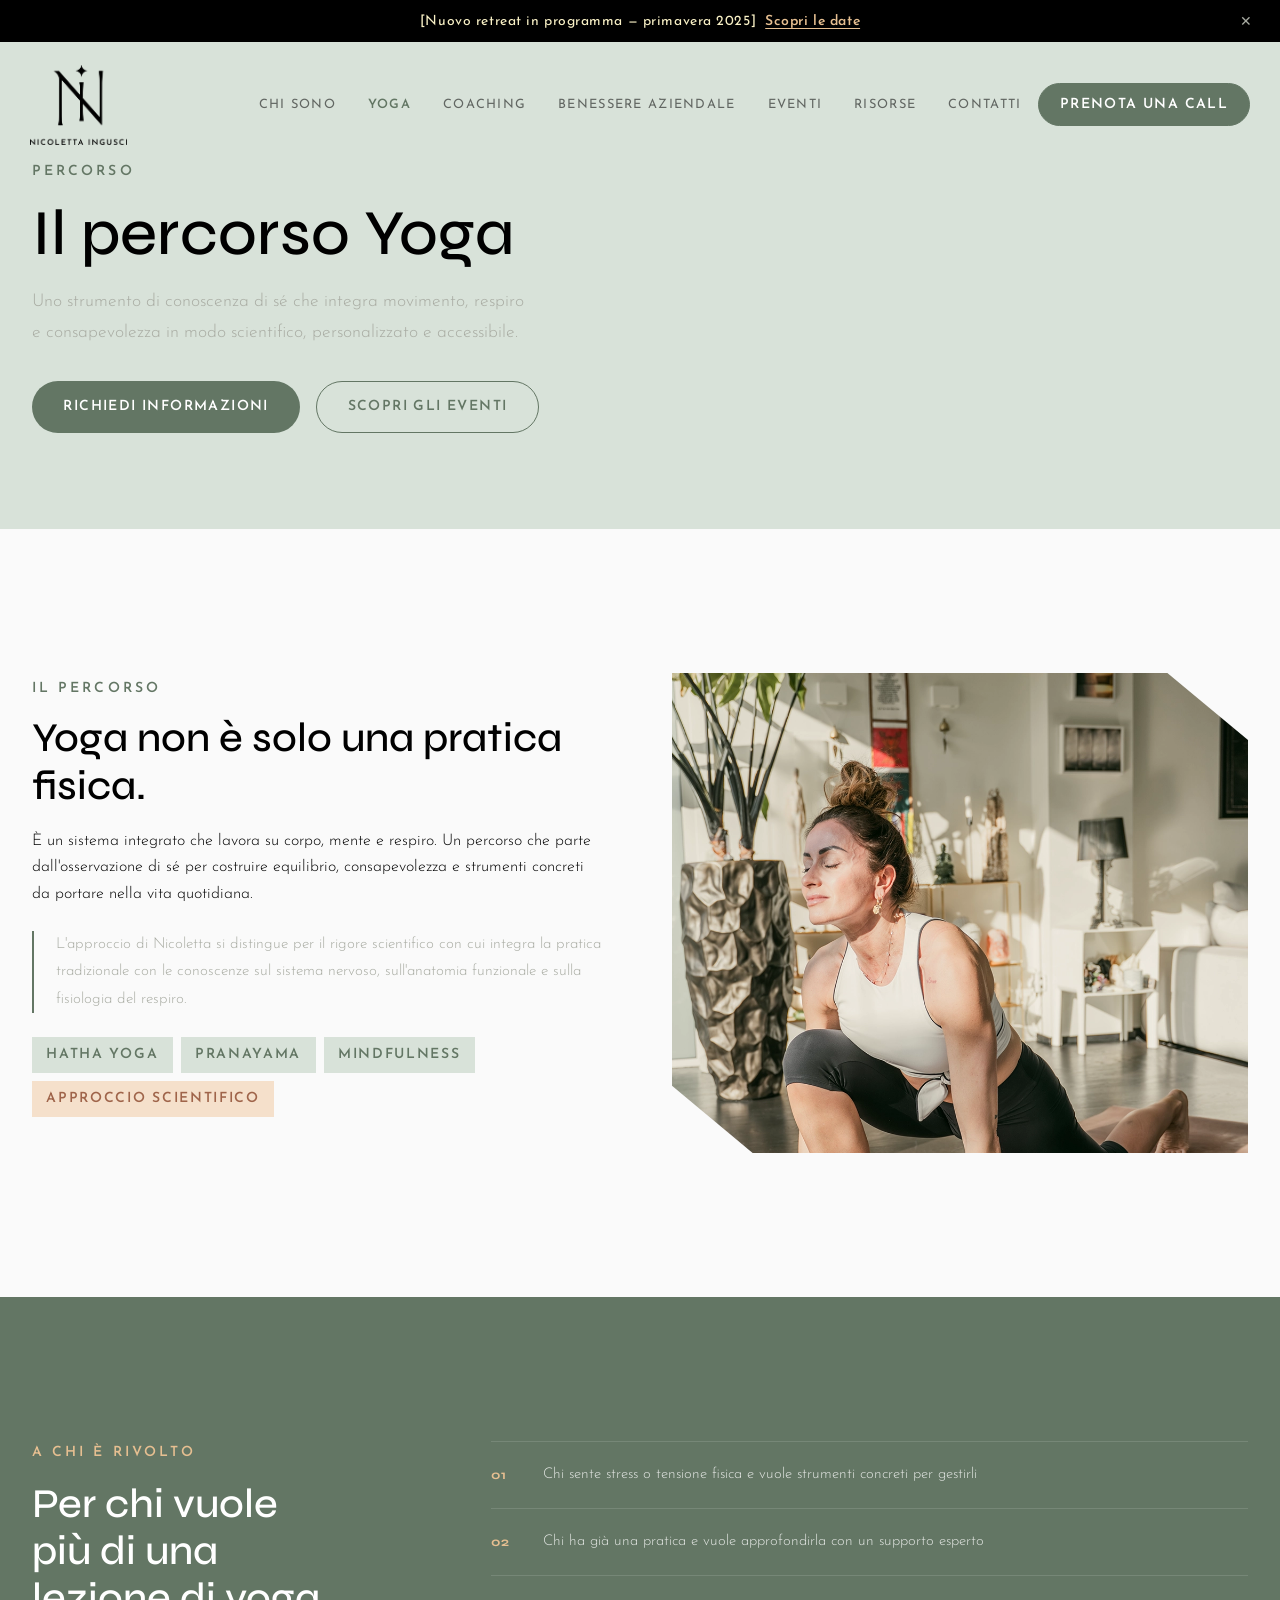
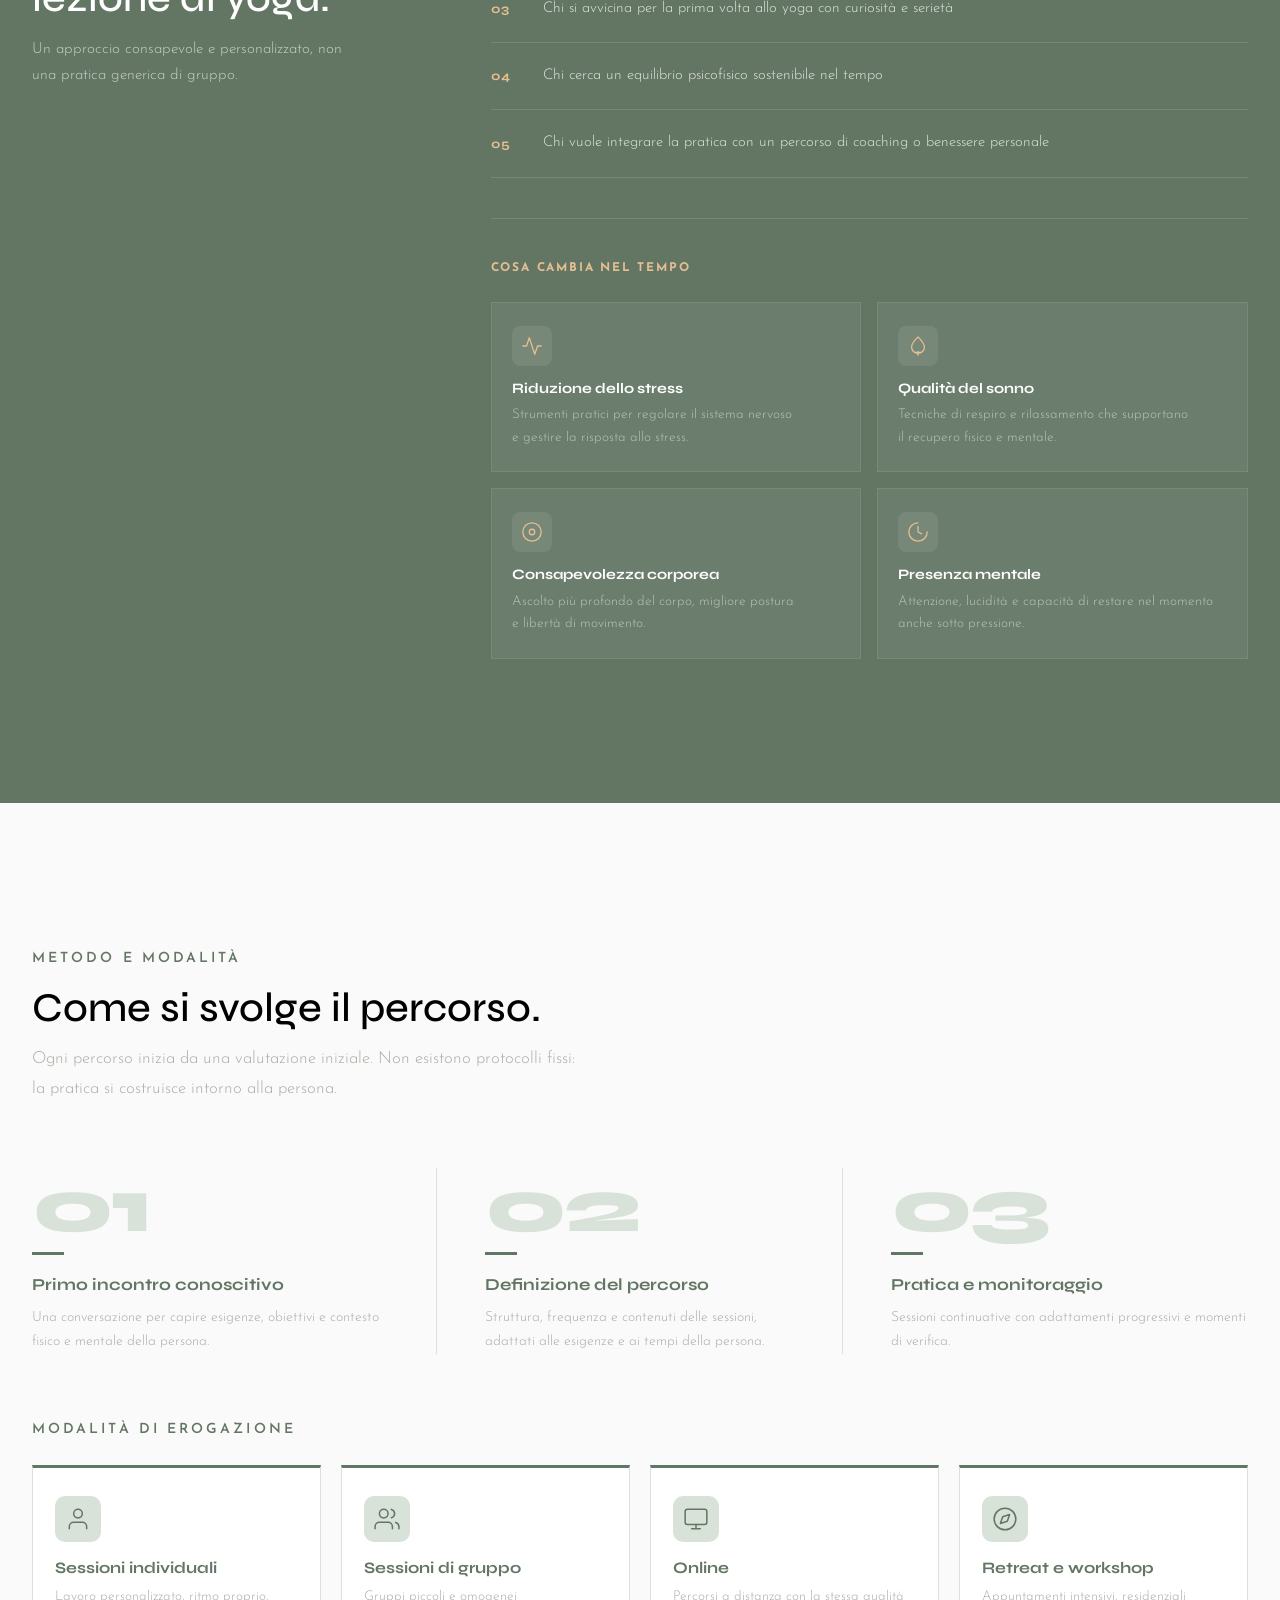
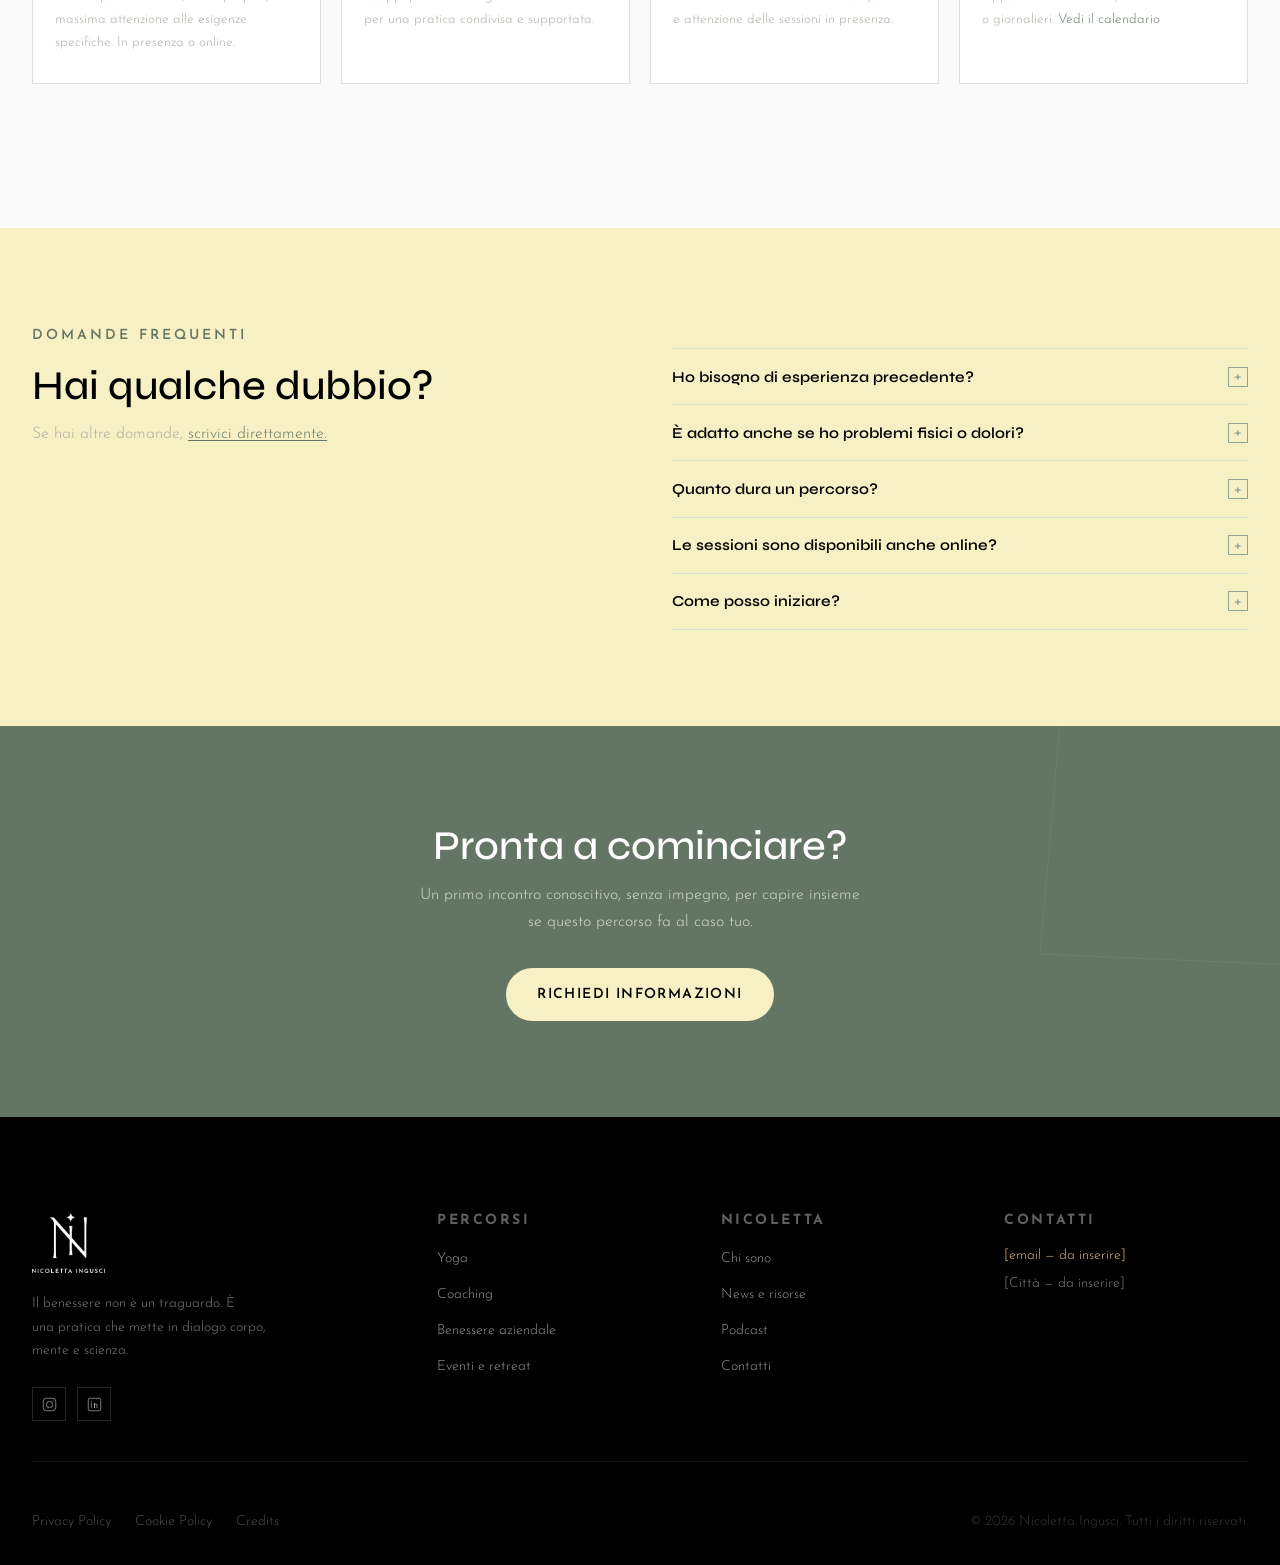
<file: yoga.html>
<!DOCTYPE html>
<html lang="it">
<head>
  <meta charset="UTF-8"/>
  <meta name="viewport" content="width=device-width, initial-scale=1.0"/>
  <meta name="description" content="Il percorso Yoga di Nicoletta Ingusci — un approccio scientifico e personalizzato che integra pratica, respiro e consapevolezza."/>
  <meta name="robots" content="index, follow"/>
  <link rel="canonical" href="https://nicolettaingusci.it/yoga.html"/>
  <meta property="og:type" content="website"/>
  <meta property="og:site_name" content="Nicoletta Ingusci"/>
  <meta property="og:locale" content="it_IT"/>
  <meta property="og:title" content="Percorso Yoga — Nicoletta Ingusci"/>
  <meta property="og:description" content="Il percorso Yoga di Nicoletta Ingusci — un approccio scientifico e personalizzato che integra pratica, respiro e consapevolezza."/>
  <meta property="og:url" content="https://nicolettaingusci.it/yoga.html"/>
  <meta property="og:image" content="https://nicolettaingusci.it/Assets/Foto/yoga.webp"/>
  <meta name="twitter:card" content="summary_large_image"/>
  <meta name="twitter:title" content="Percorso Yoga — Nicoletta Ingusci"/>
  <meta name="twitter:description" content="Il percorso Yoga di Nicoletta Ingusci — un approccio scientifico e personalizzato che integra pratica, respiro e consapevolezza."/>
  <meta name="twitter:image" content="https://nicolettaingusci.it/Assets/Foto/yoga.webp"/>
  <title>Yoga — Nicoletta Ingusci</title>
  <link rel="preconnect" href="https://fonts.googleapis.com"/>
  <link rel="preconnect" href="https://fonts.gstatic.com" crossorigin/>
  <link rel="stylesheet" href="css/tokens.css"/>
  <link rel="stylesheet" href="css/styles.css"/>
  <script type="application/ld+json">
  {
    "@context": "https://schema.org",
    "@type": "Person",
    "name": "Nicoletta Ingusci",
    "jobTitle": "Istruttrice di Yoga E-RYT 800 e Mental Coach ICF",
    "url": "https://nicolettaingusci.it",
    "image": "https://nicolettaingusci.it/Assets/Foto/lafondatrice.webp",
    "knowsAbout": ["Yoga","Coaching","Benessere Aziendale","Mindfulness","Pranayama"]
  }
  </script>
</head>
<body class="light-hero">

<div class="info-bar"><span>[Nuovo retreat in programma — primavera 2025] &nbsp;<a href="eventi.html">Scopri le&nbsp;date</a></span><button class="info-bar__close" aria-label="Chiudi">&#x2715;</button></div>
<header class="site-header with-infobar">
  <div class="header-inner">
    <a href="index.html" class="site-header__logo" aria-label="Nicoletta Ingusci — Homepage">
      <img class="site-header__logo--white" src="Assets/Foto/LOGO/BIANCO/niLogocompletobianco.webp" alt="Nicoletta Ingusci" width="160" height="40"/>
      <img class="site-header__logo--dark"  src="Assets/Foto/LOGO/NERO/niLogocompletonero.webp"  alt="Nicoletta Ingusci" width="160" height="40"/>
    </a>
    <nav class="site-nav" aria-label="Navigazione principale">
      <ul class="site-nav__links" role="list">
        <li><a class="site-nav__link" href="chi-sono.html">Chi sono</a></li>
        <li><a class="site-nav__link" href="yoga.html">Yoga</a></li>
        <li><a class="site-nav__link" href="coaching.html">Coaching</a></li>
        <li><a class="site-nav__link" href="benessere-aziendale.html">Benessere aziendale</a></li>
        <li><a class="site-nav__link" href="eventi.html">Eventi</a></li>
        <li><a class="site-nav__link" href="news.html">Risorse</a></li>
        <li><a class="site-nav__link" href="contatti.html">Contatti</a></li>
      </ul>
    </nav>
    <a href="contatti.html" class="btn btn--secondary header-cta">Prenota una&nbsp;call</a>
    <button class="hamburger" aria-label="Apri menu" aria-expanded="false"><span></span><span></span><span></span></button>
  </div>
</header>
<nav class="mobile-nav" aria-label="Menu mobile" aria-hidden="true">
  <a class="mobile-nav__link" href="chi-sono.html">Chi sono</a>
  <a class="mobile-nav__link" href="yoga.html">Yoga</a>
  <a class="mobile-nav__link" href="coaching.html">Coaching</a>
  <a class="mobile-nav__link" href="benessere-aziendale.html">Benessere aziendale</a>
  <a class="mobile-nav__link" href="eventi.html">Eventi</a>
  <a class="mobile-nav__link" href="news.html">Risorse</a>
  <a class="mobile-nav__link" href="contatti.html">Contatti</a>
  <a href="contatti.html" class="btn btn--primary">Prenota una&nbsp;call</a>
</nav>

<main>

<!-- PAGE HERO -->
<section class="page-hero page-hero--light">
  <div class="container">
    <div class="page-hero__inner">
      <span class="section-label">Percorso</span>
      <h1>Il percorso Yoga</h1>
      <p class="page-hero__desc">Uno strumento di&nbsp;conoscenza di&nbsp;sé che&nbsp;integra movimento, respiro e&nbsp;consapevolezza in modo scientifico, personalizzato e&nbsp;accessibile.</p>
      <div class="page-hero__ctas">
        <a href="contatti.html" class="btn btn--primary">Richiedi informazioni</a>
        <a href="eventi.html" class="btn btn--outline">Scopri gli&nbsp;eventi</a>
      </div>
    </div>
  </div>
</section>

<!-- INTRODUZIONE -->
<section class="section section--neutral section--lg">
  <div class="container">
    <div class="inner-2col inner-2col--center">
      <div class="reveal">
        <span class="section-label">Il percorso</span>
        <h2 style="margin-bottom:1.2rem;">Yoga non è solo una&nbsp;pratica fisica.</h2>
        <p style="margin-bottom:1.2rem;">È un&nbsp;sistema integrato che&nbsp;lavora su&nbsp;corpo, mente e&nbsp;respiro. Un percorso che&nbsp;parte dall'osservazione di&nbsp;sé per&nbsp;costruire equilibrio, consapevolezza e&nbsp;strumenti concreti da&nbsp;portare nella&nbsp;vita quotidiana.</p>
        <div class="method-block">
          <p>L'approccio di&nbsp;Nicoletta si distingue per&nbsp;il&nbsp;rigore scientifico con&nbsp;cui integra la&nbsp;pratica tradizionale con&nbsp;le&nbsp;conoscenze sul sistema nervoso, sull'anatomia funzionale e&nbsp;sulla fisiologia del&nbsp;respiro.</p>
        </div>
        <div class="nicoletta-preview__tags" style="margin-top:1.5rem;">
          <span class="tag tag--green">Hatha Yoga</span>
          <span class="tag tag--green">Pranayama</span>
          <span class="tag tag--green">Mindfulness</span>
          <span class="tag tag--peach">Approccio scientifico</span>
        </div>
      </div>
      <div class="inner-image reveal" style="clip-path:polygon(0 0, 86% 0, 100% 14%, 100% 100%, 14% 100%, 0 86%);overflow:hidden;">
        <img src="Assets/Foto/yoga.webp" alt="Pratica Yoga con Nicoletta Ingusci" loading="lazy"/>
      </div>
    </div>
  </div>
</section>

<!-- A CHI SI RIVOLGE -->
<section class="section section--lg" style="background:var(--c-green-700);">
  <div class="container">
    <div class="target-section">
      <div class="target-section__intro reveal">
        <span class="section-label section-label--light">A chi è rivolto</span>
        <h2>Per chi vuole<br>più di una<br>lezione di yoga.</h2>
        <p style="color:rgba(255,255,255,0.65);font-size:0.95rem;line-height:1.7;margin-top:1rem;">Un approccio consapevole e&nbsp;personalizzato, non una&nbsp;pratica generica di&nbsp;gruppo.</p>
      </div>
      <div class="target-section__body">
        <div class="target-list reveal">
          <div class="target-item">
            <span class="target-item__num">01</span>
            <p class="target-item__text">Chi sente stress o&nbsp;tensione fisica e&nbsp;vuole strumenti concreti per&nbsp;gestirli</p>
          </div>
          <div class="target-item">
            <span class="target-item__num">02</span>
            <p class="target-item__text">Chi ha già una&nbsp;pratica e&nbsp;vuole approfondirla con&nbsp;un&nbsp;supporto esperto</p>
          </div>
          <div class="target-item">
            <span class="target-item__num">03</span>
            <p class="target-item__text">Chi si avvicina per&nbsp;la&nbsp;prima volta allo yoga con&nbsp;curiosità e&nbsp;serietà</p>
          </div>
          <div class="target-item">
            <span class="target-item__num">04</span>
            <p class="target-item__text">Chi cerca un&nbsp;equilibrio psicofisico sostenibile nel&nbsp;tempo</p>
          </div>
          <div class="target-item">
            <span class="target-item__num">05</span>
            <p class="target-item__text">Chi vuole integrare la&nbsp;pratica con&nbsp;un&nbsp;percorso di&nbsp;coaching o&nbsp;benessere personale</p>
          </div>
        </div>
        <div class="target-benefits reveal">
          <p class="target-benefits__label">Cosa cambia nel&nbsp;tempo</p>
          <div class="target-benefits__grid">
            <div class="target-benefit">
              <div class="target-benefit__icon" aria-hidden="true">
                <svg width="22" height="22" viewBox="0 0 24 24" fill="none" stroke="currentColor" stroke-width="1.4" stroke-linecap="round" stroke-linejoin="round"><path d="M22 12h-4l-3 9L9 3l-3 9H2"/></svg>
              </div>
              <strong class="target-benefit__title">Riduzione dello stress</strong>
              <p class="target-benefit__desc">Strumenti pratici per&nbsp;regolare il&nbsp;sistema nervoso e&nbsp;gestire la&nbsp;risposta allo stress.</p>
            </div>
            <div class="target-benefit">
              <div class="target-benefit__icon" aria-hidden="true">
                <svg width="22" height="22" viewBox="0 0 24 24" fill="none" stroke="currentColor" stroke-width="1.4" stroke-linecap="round" stroke-linejoin="round"><path d="M12 2C8 6 5 9 5 13a7 7 0 0 0 14 0c0-4-3-7-7-11z"/><path d="M12 22v-4M9 19h6"/></svg>
              </div>
              <strong class="target-benefit__title">Qualità del&nbsp;sonno</strong>
              <p class="target-benefit__desc">Tecniche di&nbsp;respiro e&nbsp;rilassamento che&nbsp;supportano il&nbsp;recupero fisico e&nbsp;mentale.</p>
            </div>
            <div class="target-benefit">
              <div class="target-benefit__icon" aria-hidden="true">
                <svg width="22" height="22" viewBox="0 0 24 24" fill="none" stroke="currentColor" stroke-width="1.4" stroke-linecap="round" stroke-linejoin="round"><circle cx="12" cy="12" r="10"/><circle cx="12" cy="12" r="3"/></svg>
              </div>
              <strong class="target-benefit__title">Consapevolezza corporea</strong>
              <p class="target-benefit__desc">Ascolto più profondo del&nbsp;corpo, migliore postura e&nbsp;libertà di&nbsp;movimento.</p>
            </div>
            <div class="target-benefit">
              <div class="target-benefit__icon" aria-hidden="true">
                <svg width="22" height="22" viewBox="0 0 24 24" fill="none" stroke="currentColor" stroke-width="1.4" stroke-linecap="round" stroke-linejoin="round"><path d="M12 2a10 10 0 1 0 10 10"/><path d="M12 6v6l4 2"/></svg>
              </div>
              <strong class="target-benefit__title">Presenza mentale</strong>
              <p class="target-benefit__desc">Attenzione, lucidità e&nbsp;capacità di&nbsp;restare nel&nbsp;momento anche sotto pressione.</p>
            </div>
          </div>
        </div>
      </div>
    </div>
  </div>
</section>

<!-- METODO E MODALITÀ -->
<section class="section section--neutral section--lg">
  <div class="container">
    <div class="section__header reveal" style="max-width:680px;margin-bottom:4rem;">
      <span class="section-label">Metodo e&nbsp;modalità</span>
      <h2>Come si svolge il&nbsp;percorso.</h2>
      <p class="section__intro">Ogni percorso inizia da&nbsp;una&nbsp;valutazione iniziale. Non esistono protocolli fissi: la&nbsp;pratica si costruisce intorno alla&nbsp;persona.</p>
    </div>

    <div class="metodo-steps reveal">
      <div class="metodo-step">
        <span class="metodo-step__num">01</span>
        <div class="metodo-step__bar"></div>
        <h3 class="metodo-step__title">Primo incontro conoscitivo</h3>
        <p class="metodo-step__desc">Una conversazione per&nbsp;capire esigenze, obiettivi e&nbsp;contesto fisico e&nbsp;mentale della&nbsp;persona.</p>
      </div>
      <div class="metodo-step">
        <span class="metodo-step__num">02</span>
        <div class="metodo-step__bar"></div>
        <h3 class="metodo-step__title">Definizione del&nbsp;percorso</h3>
        <p class="metodo-step__desc">Struttura, frequenza e&nbsp;contenuti delle&nbsp;sessioni, adattati alle&nbsp;esigenze e&nbsp;ai tempi della&nbsp;persona.</p>
      </div>
      <div class="metodo-step">
        <span class="metodo-step__num">03</span>
        <div class="metodo-step__bar"></div>
        <h3 class="metodo-step__title">Pratica e&nbsp;monitoraggio</h3>
        <p class="metodo-step__desc">Sessioni continuative con&nbsp;adattamenti progressivi e&nbsp;momenti di&nbsp;verifica.</p>
      </div>
    </div>

    <div class="metodo-modalita reveal" style="margin-top:4rem;">
      <span class="section-label" style="margin-bottom:1.5rem;display:block;">Modalità di&nbsp;erogazione</span>
      <div class="modalita-grid">
        <div class="modalita-card">
          <div class="modalita-card__icon" aria-hidden="true">
            <svg width="26" height="26" viewBox="0 0 24 24" fill="none" stroke="currentColor" stroke-width="1.4" stroke-linecap="round" stroke-linejoin="round"><path d="M20 21v-2a4 4 0 0 0-4-4H8a4 4 0 0 0-4 4v2"/><circle cx="12" cy="7" r="4"/></svg>
          </div>
          <h4 class="modalita-card__title">Sessioni individuali</h4>
          <p class="modalita-card__desc">Lavoro personalizzato, ritmo proprio, massima attenzione alle&nbsp;esigenze specifiche. In presenza o&nbsp;online.</p>
        </div>
        <div class="modalita-card">
          <div class="modalita-card__icon" aria-hidden="true">
            <svg width="26" height="26" viewBox="0 0 24 24" fill="none" stroke="currentColor" stroke-width="1.4" stroke-linecap="round" stroke-linejoin="round"><path d="M17 21v-2a4 4 0 0 0-4-4H5a4 4 0 0 0-4 4v2"/><circle cx="9" cy="7" r="4"/><path d="M23 21v-2a4 4 0 0 0-3-3.87M16 3.13a4 4 0 0 1 0 7.75"/></svg>
          </div>
          <h4 class="modalita-card__title">Sessioni di&nbsp;gruppo</h4>
          <p class="modalita-card__desc">Gruppi piccoli e&nbsp;omogenei per&nbsp;una&nbsp;pratica condivisa e&nbsp;supportata.</p>
        </div>
        <div class="modalita-card">
          <div class="modalita-card__icon" aria-hidden="true">
            <svg width="26" height="26" viewBox="0 0 24 24" fill="none" stroke="currentColor" stroke-width="1.4" stroke-linecap="round" stroke-linejoin="round"><rect x="2" y="3" width="20" height="14" rx="2"/><path d="M8 21h8M12 17v4"/></svg>
          </div>
          <h4 class="modalita-card__title">Online</h4>
          <p class="modalita-card__desc">Percorsi a distanza con&nbsp;la&nbsp;stessa qualità e&nbsp;attenzione delle&nbsp;sessioni in presenza.</p>
        </div>
        <div class="modalita-card">
          <div class="modalita-card__icon" aria-hidden="true">
            <svg width="26" height="26" viewBox="0 0 24 24" fill="none" stroke="currentColor" stroke-width="1.4" stroke-linecap="round" stroke-linejoin="round"><circle cx="12" cy="12" r="10"/><polygon points="16.24 7.76 14.12 14.12 7.76 16.24 9.88 9.88 16.24 7.76"/></svg>
          </div>
          <h4 class="modalita-card__title">Retreat e&nbsp;workshop</h4>
          <p class="modalita-card__desc">Appuntamenti intensivi, residenziali o&nbsp;giornalieri. <a href="eventi.html">Vedi il&nbsp;calendario</a></p>
        </div>
      </div>
    </div>
  </div>
</section>

<!-- FAQ -->
<section class="section section--cream">
  <div class="container">
    <div class="inner-2col">
      <div class="reveal">
        <span class="section-label">Domande frequenti</span>
        <h2>Hai qualche dubbio?</h2>
        <p style="color:var(--c-neutral-400);margin-top:0.8rem;">Se hai altre domande, <a href="contatti.html" style="color:var(--c-green-700);text-decoration:underline;text-underline-offset:2px;">scrivici direttamente.</a></p>
      </div>
      <div class="faq-list reveal">
        <div class="faq-item">
          <button class="faq-question">Ho bisogno di&nbsp;esperienza precedente?<span class="faq-question__icon" aria-hidden="true">+</span></button>
          <div class="faq-answer">No. Il percorso è adatto sia a chi si avvicina per&nbsp;la&nbsp;prima volta sia a chi ha già una&nbsp;pratica consolidata. Il punto di&nbsp;partenza è sempre una&nbsp;valutazione iniziale.</div>
        </div>
        <div class="faq-item">
          <button class="faq-question">È adatto anche se&nbsp;ho problemi fisici o&nbsp;dolori?<span class="faq-question__icon" aria-hidden="true">+</span></button>
          <div class="faq-answer">In molti casi sì. La pratica viene adattata alla&nbsp;condizione fisica della&nbsp;persona. È comunque utile comunicare eventuali condizioni mediche al&nbsp;primo incontro, per&nbsp;costruire un&nbsp;percorso sicuro e&nbsp;appropriato.</div>
        </div>
        <div class="faq-item">
          <button class="faq-question">Quanto dura un&nbsp;percorso?<span class="faq-question__icon" aria-hidden="true">+</span></button>
          <div class="faq-answer">[Durata indicativa — da&nbsp;aggiornare con&nbsp;informazioni reali.] La durata dipende dagli obiettivi e&nbsp;dalla frequenza delle&nbsp;sessioni. Si può iniziare con&nbsp;un&nbsp;ciclo di&nbsp;sessioni e&nbsp;valutare insieme come&nbsp;procedere.</div>
        </div>
        <div class="faq-item">
          <button class="faq-question">Le sessioni sono disponibili anche online?<span class="faq-question__icon" aria-hidden="true">+</span></button>
          <div class="faq-answer">Sì. Le sessioni online offrono la&nbsp;stessa attenzione e&nbsp;qualità di&nbsp;quelle&nbsp;in presenza. [Dettagli su&nbsp;piattaforme o&nbsp;modalità — da&nbsp;aggiornare.]</div>
        </div>
        <div class="faq-item">
          <button class="faq-question">Come posso iniziare?<span class="faq-question__icon" aria-hidden="true">+</span></button>
          <div class="faq-answer">Il modo più semplice è <a href="contatti.html" style="color:var(--c-green-700);">contattarci</a> per&nbsp;un&nbsp;primo incontro conoscitivo, senza impegno. Serve a capire insieme se&nbsp;e&nbsp;come il&nbsp;percorso fa al&nbsp;caso tuo.</div>
        </div>
      </div>
    </div>
  </div>
</section>

<!-- CTA -->
<section class="cta-block" aria-label="Inizia il percorso Yoga">
  <svg class="cta-block__frag cta-block__frag--1" viewBox="0 0 300 300" fill="none" aria-hidden="true"><polygon points="25,0 300,12 275,300 0,288" stroke="#fff" stroke-width="0.8" fill="none"/></svg>
  <div class="container" style="position:relative;z-index:1;">
    <h2 class="cta-block__title">Pronta a cominciare?</h2>
    <p class="cta-block__text">Un primo incontro conoscitivo, senza impegno, per&nbsp;capire insieme se&nbsp;questo&nbsp;percorso fa al&nbsp;caso tuo.</p>
    <div class="cta-block__ctas">
      <a href="contatti.html" class="btn btn--cream">Richiedi informazioni</a>
    </div>
  </div>
</section>

</main>

<footer class="site-footer" role="contentinfo">
  <div class="container">
    <div class="footer__main">
      <div class="footer__brand">
        <div class="footer__logo"><img src="Assets/Foto/LOGO/BIANCO/niLogocompletobianco.webp" alt="Nicoletta Ingusci" width="150" height="38" loading="lazy"/></div>
        <p class="footer__payoff">Il benessere non è un&nbsp;traguardo. È una&nbsp;pratica che&nbsp;mette in dialogo corpo, mente e&nbsp;scienza.</p>
        <div class="footer__social" aria-label="Social media">
          <a href="#" class="footer__social-link" aria-label="Instagram"><svg width="15" height="15" viewBox="0 0 24 24" fill="none"><rect x="2" y="2" width="20" height="20" rx="5" stroke="currentColor" stroke-width="1.5"/><circle cx="12" cy="12" r="5" stroke="currentColor" stroke-width="1.5"/><circle cx="17.5" cy="6.5" r="1" fill="currentColor"/></svg></a>
          <a href="#" class="footer__social-link" aria-label="LinkedIn"><svg width="15" height="15" viewBox="0 0 24 24" fill="none"><rect x="2" y="2" width="20" height="20" rx="3" stroke="currentColor" stroke-width="1.5"/><path d="M7 10v7M7 7v.5M12 17v-4a2 2 0 014 0v4M12 10v7" stroke="currentColor" stroke-width="1.5" stroke-linecap="round"/></svg></a>
        </div>
      </div>
      <div class="footer__col"><h5>Percorsi</h5><ul class="footer__links" role="list"><li><a class="footer__link" href="yoga.html">Yoga</a></li><li><a class="footer__link" href="coaching.html">Coaching</a></li><li><a class="footer__link" href="benessere-aziendale.html">Benessere aziendale</a></li><li><a class="footer__link" href="eventi.html">Eventi e&nbsp;retreat</a></li></ul></div>
      <div class="footer__col"><h5>Nicoletta</h5><ul class="footer__links" role="list"><li><a class="footer__link" href="chi-sono.html">Chi sono</a></li><li><a class="footer__link" href="news.html">News e&nbsp;risorse</a></li><li><a class="footer__link" href="podcast.html">Podcast</a></li><li><a class="footer__link" href="contatti.html">Contatti</a></li></ul></div>
      <div class="footer__col"><h5>Contatti</h5><p class="footer__contact-item"><a href="mailto:[email@dominio.it]">[email — da&nbsp;inserire]</a></p><p class="footer__contact-item">[Città — da&nbsp;inserire]</p></div>
    </div>
    <div class="footer__bottom">
      <nav class="footer__legal" aria-label="Link legali"><a href="#">Privacy Policy</a><a href="#">Cookie Policy</a><a href="#">Credits</a></nav>
      <p class="footer__copy">&copy; <span class="footer-year"></span> Nicoletta Ingusci. Tutti i diritti riservati.</p>
    </div>
  </div>
</footer>
<script src="js/main.js"></script>
</body>
</html>
</file>
<file: css/tokens.css>
/* ============================================================
   DESIGN TOKENS — Nicoletta Ingusci
   ============================================================ */

:root {

  /* --- Colori --- */
  --c-green-700:   #637664;
  --c-green-500:   #93A496;
  --c-green-100:   #D8E2D9;
  --c-neutral-050: #FAFAFA;
  --c-neutral-400: #A8ABA2;
  --c-black:       #000000;
  --c-cream:       #F8F0C5;
  --c-peach:       #E6BF91;
  --c-terracotta:  #9F644A;
  --c-white:       #FFFFFF;

  /* --- Gradienti --- */
  --g-green-soft:    linear-gradient(135deg, #637664 0%, #93A496 100%);
  --g-warm-soft:     linear-gradient(135deg, #F8F0C5 0%, #E6BF91 100%);
  --g-hero:          linear-gradient(180deg, rgba(0,0,0,0.35) 0%, rgba(0,0,0,0.55) 100%);
  --g-corporate:     linear-gradient(135deg, #637664 0%, #3d4a3e 60%, #1f261f 100%);
  --g-corporate-warm:linear-gradient(135deg, #4a5a4b 0%, #9F644A 100%);
  --g-cream-green:   linear-gradient(160deg, #F8F0C5 0%, #D8E2D9 60%, #93A496 100%);

  /* --- Tipografia --- */
  --font-display: "Syne", sans-serif;
  --font-body:    "Josefin Sans", sans-serif;

  /* --- Spaziature --- */
  --space-xs:  0.5rem;
  --space-sm:  1rem;
  --space-md:  2rem;
  --space-lg:  4rem;
  --space-xl:  6rem;
  --space-2xl: 9rem;

  /* --- Container --- */
  --container-max: 1280px;
  --container-pad: 2rem;

  /* --- Border radius --- */
  --radius-sm:   4px;
  --radius-md:   8px;
  --radius-full: 999px;

  /* --- Transizioni --- */
  --transition-fast:   150ms ease;
  --transition-base:   300ms ease;
  --transition-slow:   600ms ease;
  --transition-xslow:  900ms ease;

  /* --- Opacità frammenti --- */
  --frag-opacity: 0.15;
  --frag-opacity-md: 0.25;

  /* --- Z-index --- */
  --z-base:    1;
  --z-above:   10;
  --z-header:  100;
  --z-overlay: 200;
  --z-modal:   300;

  /* --- Breakpoint reference (usati in JS) --- */
  --bp-mobile: 480px;
  --bp-tablet: 768px;
  --bp-desktop: 1024px;
}

/* Riduzione movimento */
@media (prefers-reduced-motion: reduce) {
  :root {
    --transition-fast:   0ms;
    --transition-base:   0ms;
    --transition-slow:   0ms;
    --transition-xslow:  0ms;
  }
}
</file>
<file: css/styles.css>
/* ============================================================
   STYLES — Nicoletta Ingusci — Sito Multipagina
   ============================================================ */

@import url('https://fonts.googleapis.com/css2?family=Syne:wght@400;500;600;700;800&family=Josefin+Sans:ital,wght@0,300;0,400;0,600;0,700;1,300&display=swap');
@import './tokens.css';

/* ============================================================
   RESET & BASE
   ============================================================ */

*, *::before, *::after { box-sizing: border-box; margin: 0; padding: 0; }

html { scroll-behavior: smooth; overflow-x: hidden; }
@media (prefers-reduced-motion: reduce) { html { scroll-behavior: auto; } }

body {
  font-family: var(--font-body);
  font-size: 1rem;
  font-weight: 300;
  line-height: 1.65;
  color: var(--c-black);
  background-color: var(--c-neutral-050);
  overflow-x: hidden;
}

img { max-width: 100%; display: block; }
a { color: inherit; text-decoration: none; }
ul, ol { list-style: none; }
button { cursor: pointer; font-family: var(--font-body); border: none; background: none; }
p { max-width: 68ch; }

/* ============================================================
   UTILITY
   ============================================================ */

.container {
  width: 100%;
  max-width: var(--container-max);
  margin-inline: auto;
  padding-inline: var(--container-pad);
}

.visually-hidden {
  position: absolute; width: 1px; height: 1px;
  overflow: hidden; clip: rect(0 0 0 0);
  clip-path: inset(50%); white-space: nowrap;
}

.section-label {
  font-family: var(--font-body);
  font-size: 0.875rem;
  font-weight: 600;
  letter-spacing: 0.22em;
  text-transform: uppercase;
  color: var(--c-green-700);
  display: block;
  margin-bottom: 0.9rem;
}
.section-label--light { color: var(--c-green-100); }
.section-label--peach  { color: var(--c-peach); }

/* ============================================================
   TYPOGRAPHY
   ============================================================ */

h1, h2, h3, h4, h5 { font-family: var(--font-display); line-height: 1.15; font-weight: 500; }
h1 { font-size: clamp(2.2rem, 5vw, 4rem); }
h2 { font-size: clamp(1.8rem, 3.2vw, 2.8rem); }
h3 { font-size: clamp(1.2rem, 2.2vw, 1.75rem); }
h4 { font-size: clamp(1rem, 1.8vw, 1.3rem); }

/* ============================================================
   BUTTONS
   ============================================================ */

.btn {
  display: inline-flex;
  align-items: center;
  gap: 0.5rem;
  font-family: var(--font-body);
  font-size: 0.875rem;
  font-weight: 600;
  letter-spacing: 0.1em;
  text-transform: uppercase;
  padding: 0.85rem 1.9rem;
  border-radius: 999px;
  transition: all var(--transition-base);
  cursor: pointer;
  white-space: nowrap;
  border: 1px solid transparent;
  text-align: center;
}
.btn--primary   { background: var(--c-green-700); color: var(--c-white); }
.btn--primary:hover   { background: var(--c-black); transform: translateY(-2px); }
.btn--secondary { background: transparent; color: var(--c-white); border: 1px solid rgba(255,255,255,0.55); }
.btn--secondary:hover { background: rgba(255,255,255,0.1); border-color: var(--c-white); }
.btn--outline   { background: transparent; color: var(--c-green-700); border: 1.5px solid var(--c-green-700); }
.btn--outline:hover   { background: var(--c-green-700); color: var(--c-white); }
.btn--warm      { background: var(--c-terracotta); color: var(--c-white); }
.btn--warm:hover      { background: var(--c-black); transform: translateY(-2px); }
.btn--cream     { background: var(--c-cream); color: var(--c-black); }
.btn--cream:hover     { background: var(--c-peach); }
.btn--black     { background: var(--c-black); color: var(--c-white); }
.btn--black:hover     { background: var(--c-green-700); }

/* ============================================================
   SCROLL REVEAL
   ============================================================ */

.reveal { opacity: 0; transform: translateY(24px); transition: opacity 0.65s ease, transform 0.65s ease; }
.reveal.visible { opacity: 1; transform: translateY(0); }
@media (prefers-reduced-motion: reduce) { .reveal { opacity: 1; transform: none; } }

/* ============================================================
   BARRA INFORMATIVA
   ============================================================ */

.info-bar {
  background: var(--c-black);
  color: var(--c-cream);
  font-family: var(--font-body);
  font-size: 0.875rem;
  font-weight: 400;
  letter-spacing: 0.04em;
  text-align: center;
  padding: 0.6rem var(--container-pad);
  display: flex;
  align-items: center;
  justify-content: center;
  gap: 1rem;
  position: fixed;
  top: 0; left: 0; right: 0;
  z-index: calc(var(--z-header) + 1);
  width: 100%;
}
.info-bar a { color: var(--c-peach); font-weight: 600; text-decoration: underline; text-underline-offset: 3px; }
.info-bar__close {
  position: absolute; right: 1.5rem; top: 50%; transform: translateY(-50%);
  color: var(--c-neutral-400); font-size: 0.9rem; padding: 0.25rem;
  transition: color var(--transition-fast);
}
.info-bar__close:hover { color: var(--c-white); }
.info-bar.hidden { display: none; }

/* ============================================================
   HEADER
   ============================================================ */

.site-header {
  position: fixed;
  top: 0; left: 0; right: 0;
  z-index: var(--z-header);
  /* Transizione veloce: il background arriva subito appena si scrolla */
  transition: background 200ms ease, padding 200ms ease, border-color 200ms ease, top 200ms ease;
  padding: 1.4rem 30px;
  border-bottom: 1px solid transparent;
}
.site-header.with-infobar { top: 36px; }
.site-header.scrolled {
  background: var(--c-neutral-050);
  padding: 0.8rem 30px;
  border-bottom-color: rgba(0,0,0,0.06);
}
/* Logo switching */
.site-header.scrolled .site-header__logo--white,
.site-header:not(.scrolled) .site-header__logo--dark  { display: none; }
.site-header.scrolled .site-header__logo--dark,
.site-header:not(.scrolled) .site-header__logo--white { display: block; }

/* Pages with light hero — header starts dark from load */
body.light-hero .site-header:not(.scrolled) .site-header__logo--white { display: none; }
body.light-hero .site-header:not(.scrolled) .site-header__logo--dark  { display: block; }
body.light-hero .site-header:not(.scrolled) .site-nav__link         { color: rgba(0,0,0,0.55); }
body.light-hero .site-header:not(.scrolled) .site-nav__link:hover    { color: var(--c-black); }
body.light-hero .site-header:not(.scrolled) .site-nav__link.active   { color: var(--c-green-700); }
body.light-hero .site-header:not(.scrolled) .site-nav__link::before  { background: rgba(0,0,0,0.06); }
body.light-hero .site-header:not(.scrolled) .header-cta              { background: var(--c-green-700); color: var(--c-white); border-color: var(--c-green-700); }
body.light-hero .site-header:not(.scrolled) .hamburger span          { background: var(--c-black); }

.header-inner {
  width: 100%;
  position: relative;
  display: flex;
  align-items: center;
  justify-content: space-between;
  gap: 0;
}
/* Nav centrata assolutamente sull'header — logo e CTA restano agli estremi */
.site-nav {
  position: absolute;
  left: 50%;
  transform: translateX(-50%);
  display: flex;
  align-items: center;
  gap: 0;
  pointer-events: auto;
}
.site-header__logo img { height: 80px; width: auto; }

/* ---- Navbar ---- */
.site-nav__links {
  display: flex; gap: 0.5rem; align-items: center;
}
.site-nav__links li { display: flex; align-items: center; }

.site-nav__link {
  font-family: var(--font-body);
  font-size: 0.8rem; font-weight: 400;
  letter-spacing: 0.1em; text-transform: uppercase;
  color: rgba(255,255,255,0.78);
  transition: color var(--transition-fast);
  padding: 0.5rem 0.75rem;
  position: relative;
  z-index: 0;
  white-space: nowrap;
}
.site-nav__link:hover { color: var(--c-green-100); }
.site-nav__link.active { color: var(--c-white); font-weight: 600; }
.site-header.scrolled .site-nav__link         { color: rgba(0,0,0,0.55); }
.site-header.scrolled .site-nav__link:hover   { color: var(--c-green-700); }
.site-header.scrolled .site-nav__link.active  { color: var(--c-green-700); font-weight: 600; }

.header-cta {
  font-size: 0.875rem;
  padding: 0.55rem 1.3rem;
}
.site-header.scrolled .header-cta {
  background: var(--c-green-700); color: var(--c-white); border-color: var(--c-green-700);
}
.site-header.scrolled .header-cta:hover { background: var(--c-black); border-color: var(--c-black); }

/* Hamburger */
.hamburger { display: none; flex-direction: column; gap: 5px; padding: 4px; }
.hamburger span { display: block; width: 22px; height: 1.5px; background: var(--c-white); transition: all var(--transition-base); transform-origin: center; }
.site-header.scrolled .hamburger span { background: var(--c-black); }
.hamburger.open span:nth-child(1) { transform: translateY(6.5px) rotate(45deg); }
.hamburger.open span:nth-child(2) { opacity: 0; }
.hamburger.open span:nth-child(3) { transform: translateY(-6.5px) rotate(-45deg); }

/* Mobile nav */
.mobile-nav {
  display: none;
  position: fixed; inset: 0;
  background: var(--c-black);
  z-index: calc(var(--z-header) - 1);
  flex-direction: column; align-items: center; justify-content: center; gap: 2rem;
  opacity: 0; pointer-events: none;
  transition: opacity var(--transition-base);
}
.mobile-nav.open { opacity: 1; pointer-events: all; }
.mobile-nav__link {
  font-family: var(--font-display); font-size: 1.8rem; font-weight: 700;
  color: var(--c-white); transition: color var(--transition-fast);
}
.mobile-nav__link:hover { color: var(--c-peach); }
.mobile-nav__link.active { color: var(--c-green-100); }
.mobile-nav .btn { margin-top: 0.5rem; }

@media (max-width: 1023px) {
  .site-nav { display: none; }
  .header-cta { display: none; }
  .hamburger { display: flex; }
  .mobile-nav { display: flex; }
}

/* ============================================================
   FOOTER
   ============================================================ */

.site-footer { background: var(--c-black); color: var(--c-white); padding: var(--space-xl) 0 var(--space-md); }
.footer__main {
  display: grid; grid-template-columns: 1.5fr 1fr 1fr 1fr; gap: 2.5rem;
  margin-bottom: 3rem; padding-bottom: 2.5rem;
  border-bottom: 1px solid rgba(255,255,255,0.08);
}
.footer__logo img { height: 60px; width: auto; margin-bottom: 1.2rem; }
.footer__payoff { font-size: 0.875rem; color: rgba(255,255,255,0.5); line-height: 1.7; max-width: 26ch; margin-bottom: 1.5rem; }
.footer__social { display: flex; gap: 0.7rem; }
.footer__social-link {
  width: 34px; height: 34px;
  display: flex; align-items: center; justify-content: center;
  border: 1px solid rgba(255,255,255,0.14); color: rgba(255,255,255,0.5);
  transition: all var(--transition-fast);
}
.footer__social-link:hover { border-color: var(--c-peach); color: var(--c-peach); }
.footer__col h5 {
  font-family: var(--font-body); font-size: 0.875rem; font-weight: 700;
  letter-spacing: 0.18em; text-transform: uppercase;
  color: rgba(255,255,255,0.38); margin-bottom: 1rem;
}
.footer__links { display: flex; flex-direction: column; gap: 0.6rem; }
.footer__link { font-size: 0.875rem; color: rgba(255,255,255,0.6); transition: color var(--transition-fast); }
.footer__link:hover { color: var(--c-white); }
.footer__contact-item { font-size: 0.875rem; color: rgba(255,255,255,0.5); line-height: 1.6; margin-bottom: 0.4rem; }
.footer__contact-item a { color: var(--c-peach); }
.footer__bottom { display: flex; align-items: center; justify-content: space-between; gap: 1.5rem; flex-wrap: wrap; }
.footer__legal { display: flex; gap: 1.5rem; flex-wrap: wrap; }
.footer__legal a { font-size: 0.875rem; color: rgba(255,255,255,0.32); transition: color var(--transition-fast); }
.footer__legal a:hover { color: rgba(255,255,255,0.7); }
.footer__copy { font-size: 0.875rem; color: rgba(255,255,255,0.22); }

/* ============================================================
   HOMEPAGE — HERO SLIDER
   ============================================================ */

.home-hero {
  position: relative;
  height: 100svh;
  min-height: 580px;
  overflow: hidden;
  background: var(--c-black);
}

/* Slides container */
.hero-slides { position: relative; height: 100%; }

.hero-slide {
  position: absolute; inset: 0;
  background-size: cover; background-position: center;
  display: flex; align-items: flex-end;
  opacity: 0;
  /* Transizione lenta: 1.8s per dare tempo di leggere la CTA prima del cambio */
  transition: opacity 1.8s ease;
  pointer-events: none;
}
.hero-slide.active { opacity: 1; pointer-events: auto; }

/* Overlay scuro sul fondo */
.hero-slide::before {
  content: '';
  position: absolute; inset: 0;
  background: linear-gradient(180deg, rgba(0,0,0,0.15) 0%, rgba(0,0,0,0.65) 100%);
}

/* Contenuto testuale */
.hero-slide__inner {
  position: relative; z-index: 1;
  width: 100%;
  padding-inline: var(--container-pad);
  padding-bottom: 5rem;
  max-width: var(--container-max);
  margin-inline: auto;
  text-align: center;
  display: flex; flex-direction: column; align-items: center;
}
.hero-slide__label {
  font-family: var(--font-body); font-size: 0.875rem; font-weight: 600;
  letter-spacing: 0.22em; text-transform: uppercase;
  color: var(--c-peach); display: block; margin-bottom: 1.1rem;
}
.hero-slide__title { color: var(--c-white); margin-bottom: 1.2rem; font-weight: 500; }
.hero-slide__desc  { color: rgba(255,255,255,0.82); font-size: 1.05rem; line-height: 1.75; max-width: 50ch; margin-bottom: 2rem; }
.hero-slide__ctas  { display: flex; gap: 1rem; flex-wrap: wrap; justify-content: center; }

/* Controlli slider */
.hero-controls {
  position: absolute; bottom: 2rem; left: 0; right: 0;
  z-index: 10;
  display: flex; align-items: center; justify-content: center; gap: 1rem;
}
.hero-btn {
  background: rgba(255,255,255,0.18); border: 1px solid rgba(255,255,255,0.35);
  color: var(--c-white); width: 36px; height: 36px;
  display: flex; align-items: center; justify-content: center;
  font-size: 1rem; cursor: pointer;
  transition: background var(--transition-fast);
}
.hero-btn:hover { background: rgba(255,255,255,0.32); }
.hero-dots { display: flex; gap: 0.5rem; }
.hero-dot {
  width: 8px; height: 8px; border-radius: 50%;
  background: rgba(255,255,255,0.35); border: none; cursor: pointer;
  transition: background var(--transition-base);
  padding: 0;
}
.hero-dot.active { background: var(--c-white); }

/* ---- compatibilità con JS che cerca .hero-prev/.hero-next ---- */
.hero-prev, .hero-next { /* stesso di hero-btn */ }

/* ============================================================
   HOMEPAGE — SEZIONI
   ============================================================ */

/* Sezione generica condivisa */
.section { padding: var(--space-xl) 0; }
.section--lg { padding: var(--space-2xl) 0; }
.section--sm { padding: var(--space-lg) 0; }
.section--cream  { background: var(--c-cream); }
.section--green  { background: var(--c-green-100); }
.section--dark   { background: var(--c-black); }
.section--white  { background: var(--c-white); }
.section--neutral { background: var(--c-neutral-050); }

.section__header { margin-bottom: 3.5rem; }
.section__header--centered { text-align: center; }
.section__header--flex { display: flex; align-items: flex-end; justify-content: space-between; gap: 2rem; flex-wrap: wrap; }
.section__title { margin-bottom: 0; }
.section__intro { font-size: 1.05rem; color: var(--c-neutral-400); line-height: 1.8; max-width: 55ch; margin-top: 0.8rem; }

/* Griglia 2 e 3 colonne */
.grid-2 { display: grid; grid-template-columns: 1fr 1fr; gap: 2rem; }
.grid-3 { display: grid; grid-template-columns: repeat(3, 1fr); gap: 1.8rem; }
.grid-2--wide { display: grid; grid-template-columns: 1.3fr 1fr; gap: 4rem; align-items: center; }
.grid-2--reverse .grid-2--wide > *:first-child { order: 2; }

/* Tag */
.tag {
  display: inline-block;
  font-family: var(--font-body); font-size: 0.875rem; font-weight: 600;
  letter-spacing: 0.12em; text-transform: uppercase;
  padding: 0.4rem 0.9rem;
}
.tag--green { background: var(--c-green-100); color: var(--c-green-700); }
.tag--peach { background: #f5e0cb; color: var(--c-terracotta); }
.tag--cream { background: var(--c-cream); color: var(--c-black); }

/* ============================================================
   CARD PERCORSO (homepage preview + inner pages)
   ============================================================ */

.percorso-card {
  position: relative; overflow: hidden; background: var(--c-white);
  border: 1px solid var(--c-green-100);
  transition: transform var(--transition-base), border-color var(--transition-base);
  display: flex; flex-direction: column;
}
.percorso-card:hover { border-color: var(--c-green-500); }
.percorso-card:hover { transform: translateY(-5px); }
.percorso-card__image { position: relative; height: 280px; overflow: hidden; }
.percorso-card__image img { width: 100%; height: 100%; object-fit: cover; transition: transform 0.8s ease; }
.percorso-card:hover .percorso-card__image img { transform: scale(1.04); }
.percorso-card__badge {
  position: absolute; top: 1.2rem; left: 1.2rem;
  font-family: var(--font-body); font-size: 0.875rem; font-weight: 700;
  letter-spacing: 0.16em; text-transform: uppercase;
  padding: 0.45rem 1rem; z-index: 2;
}
.percorso-card--yoga .percorso-card__badge   { background: var(--c-green-700); color: var(--c-white); }
.percorso-card--coaching .percorso-card__badge { background: var(--c-terracotta); color: var(--c-white); }
.percorso-card--benessere .percorso-card__badge { background: var(--c-black); color: var(--c-white); }
.percorso-card__body { padding: 1.8rem; flex: 1; display: flex; flex-direction: column; }
.percorso-card__title { margin-bottom: 0.6rem; font-size: 1.4rem; }
.percorso-card__desc  { font-size: 0.92rem; color: var(--c-neutral-400); line-height: 1.75; margin-bottom: 1.5rem; flex: 1; }
.percorso-card__points { display: flex; flex-direction: column; gap: 0.4rem; margin-bottom: 1.6rem; }
.percorso-card__point { display: flex; align-items: center; gap: 0.65rem; font-size: 0.875rem; font-weight: 600; }
.percorso-card__point-dot { width: 6px; height: 6px; flex-shrink: 0; border-radius: 50%; }
.percorso-card--yoga .percorso-card__point-dot     { background: var(--c-green-700); }
.percorso-card--coaching .percorso-card__point-dot { background: var(--c-terracotta); }

/* ============================================================
   CARD NEWS
   ============================================================ */

.news-card {
  background: var(--c-white);
  border: 1px solid var(--c-green-100);
  display: flex; flex-direction: column;
  transition: border-color var(--transition-base), transform var(--transition-base);
}
.news-card:hover { border-color: var(--c-green-500); transform: translateY(-3px); }
.news-card__image { height: 200px; overflow: hidden; }
.news-card__image img { width: 100%; height: 100%; object-fit: cover; transition: transform 0.7s ease; }
.news-card:hover .news-card__image img { transform: scale(1.04); }
.news-card__body { padding: 1.4rem; flex: 1; display: flex; flex-direction: column; }
.news-card__meta { display: flex; align-items: center; gap: 0.8rem; margin-bottom: 0.7rem; }
.news-card__cat {
  font-size: 0.875rem; font-weight: 700; letter-spacing: 0.16em; text-transform: uppercase;
  color: var(--c-green-700); background: var(--c-green-100); padding: 0.25rem 0.7rem;
}
.news-card__date { font-size: 0.875rem; color: var(--c-neutral-400); }
.news-card__title { font-family: var(--font-display); font-size: 1rem; font-weight: 700; line-height: 1.3; margin-bottom: 0.6rem; }
.news-card__excerpt { font-size: 0.875rem; color: var(--c-neutral-400); line-height: 1.7; margin-bottom: 1.2rem; flex: 1; }

/* ============================================================
   CARD EVENTO
   ============================================================ */

/* Card evento — layout orizzontale: evita spazio vuoto a destra nella homepage */
.evento-card {
  background: var(--c-white);
  border: 1px solid var(--c-green-100);
  overflow: hidden;
  transition: border-color var(--transition-base);
  display: grid;
  grid-template-columns: 320px 1fr;
}
.evento-card:hover { border-color: var(--c-green-500); }
.evento-card__image { position: relative; min-height: 260px; overflow: hidden; }
.evento-card__image img { width: 100%; height: 100%; object-fit: cover; }
.evento-card__image-overlay { position: absolute; inset: 0; background: linear-gradient(180deg, transparent 40%, rgba(0,0,0,0.55) 100%); }
.evento-card__date-badge {
  position: absolute; top: 1rem; left: 1rem;
  background: var(--c-terracotta); color: var(--c-white);
  padding: 0.6rem 0.9rem; text-align: center; min-width: 58px;
}
.evento-card__date-day   { display: block; font-family: var(--font-display); font-size: 1.6rem; font-weight: 800; line-height: 1; }
.evento-card__date-month { display: block; font-size: 0.875rem; font-weight: 600; letter-spacing: 0.14em; text-transform: uppercase; opacity: 0.85; }
.evento-card__type-badge {
  position: absolute; bottom: 1rem; left: 1rem;
  font-size: 0.875rem; font-weight: 700; letter-spacing: 0.14em; text-transform: uppercase;
  color: var(--c-white); background: rgba(99,118,100,0.85); padding: 0.3rem 0.8rem; backdrop-filter: blur(4px);
}
.evento-card__body { padding: 1.5rem; }
.evento-card__title { font-size: 1.1rem; margin-bottom: 0.5rem; }
.evento-card__place { display: flex; align-items: center; gap: 0.4rem; font-size: 0.875rem; color: var(--c-green-700); font-weight: 600; margin-bottom: 0.6rem; }
.evento-card__desc  { font-size: 0.875rem; color: var(--c-neutral-400); line-height: 1.65; margin-bottom: 1.2rem; }

/* ============================================================
   CARD TESTIMONIANZA
   ============================================================ */

.testi-card {
  background: var(--c-white);
  padding: 2rem;
  border: 1px solid var(--c-green-100);
  display: flex; flex-direction: column;
  transition: border-color var(--transition-base);
}
.testi-card:hover { border-color: var(--c-green-500); }
.testi-card__mark { font-size: 2.4rem; color: var(--c-green-100); font-family: Georgia, serif; line-height: 1; margin-bottom: 0.8rem; }
.testi-card__text { font-size: 0.9rem; line-height: 1.75; color: var(--c-black); margin-bottom: 1.5rem; flex: 1; }
.testi-card__footer { border-top: 1px solid var(--c-green-100); padding-top: 1rem; }
.testi-card__name  { font-family: var(--font-display); font-weight: 700; font-size: 0.88rem; }
.testi-card__role  { font-size: 0.875rem; color: var(--c-neutral-400); margin-top: 0.2rem; }
.testi-card__path  { display: inline-block; font-size: 0.875rem; font-weight: 700; letter-spacing: 0.12em; text-transform: uppercase; color: var(--c-terracotta); margin-top: 0.4rem; }

/* ============================================================
   SEZIONE NICOLETTA (homepage)
   ============================================================ */

.nicoletta-preview__inner {
  display: grid; grid-template-columns: 1fr 1fr; gap: 5rem; align-items: center;
}
.nicoletta-preview__image {
  position: relative;
  overflow: hidden;
  height: 520px;
  clip-path: polygon(0 0, 86% 0, 100% 14%, 100% 100%, 14% 100%, 0 86%);
}
.nicoletta-preview__img-container {
  will-change: transform;
  height: 100%;
}
.nicoletta-preview__img-container img {
  width: 100%; height: 600px; /* più alta del container per dare margine al parallax */
  object-fit: cover; object-position: top center;
  margin-top: -40px; /* centra visivamente l'immagine extra */
}
/* .nicoletta-preview__geo rimosso — non usato in approccio wireframe */
.nicoletta-preview__text { padding-left: 1rem; }
.nicoletta-preview__intro { font-size: 1.08rem; line-height: 1.8; margin-bottom: 1.5rem; }
.nicoletta-preview__method {
  border-left: 2.5px solid var(--c-green-700);
  padding-left: 1.4rem; margin-bottom: 2rem;
  font-size: 0.95rem; color: var(--c-neutral-400); line-height: 1.75;
}
/* Riga stat multipla (homepage Chi sono) */
.nicoletta-stats-row {
  display: flex;
  flex-direction: row;
  align-items: flex-start;
  gap: 0;
  margin-bottom: 2rem;
  flex-wrap: nowrap;
}
.nicoletta-stats-row .nicoletta-stat {
  margin-bottom: 0;
  flex: 1 1 0;
  min-width: 0;
  padding-right: 1rem;
  border-right: 1px solid var(--c-neutral-400, #A8ABA2);
  margin-right: 1rem;
}
.nicoletta-stats-row .nicoletta-stat:last-child {
  border-right: none;
  padding-right: 0;
  margin-right: 0;
}

.nicoletta-stat {
  display: flex;
  flex-direction: column;
  gap: 0.25rem;
  margin-bottom: 2rem;
}
.nicoletta-stat__num {
  font-family: var(--font-display);
  font-size: 1.5rem;
  font-weight: 500;
  color: var(--c-neutral-900, #1a1a1a);
  line-height: 1;
  letter-spacing: -0.01em;
  white-space: nowrap;
  opacity: 0;
  transform: translateY(14px);
  transition: opacity 0.55s cubic-bezier(0.22, 0.61, 0.36, 1),
              transform 0.55s cubic-bezier(0.22, 0.61, 0.36, 1);
}
.nicoletta-stat__num--sm {
  font-size: 1.3rem;
}
.nicoletta-stat__num.is-visible {
  opacity: 1;
  transform: translateY(0);
}
.nicoletta-stat__label {
  font-size: 0.62rem;
  font-weight: 700;
  letter-spacing: 0.07em;
  text-transform: uppercase;
  color: var(--c-neutral-400);
  line-height: 1.4;
  white-space: nowrap;
}

.nicoletta-preview__tags { display: flex; flex-wrap: wrap; gap: 0.5rem; margin-bottom: 2rem; }

/* ============================================================
   SEZIONE BENESSERE AZIENDALE (homepage teaser + pagina)
   ============================================================ */

.aziendale-section {
  background: var(--g-corporate);
  position: relative; overflow: hidden;
}
.aziendale-section .section-label { color: var(--c-peach); }
.aziendale-section__title { color: var(--c-white); }
.aziendale-section__text  { color: rgba(255,255,255,0.75); font-size: 1.05rem; line-height: 1.8; }
.aziendale-frag { position: absolute; pointer-events: none; }
.aziendale-frag--1 { top: -80px; right: -80px; width: 460px; height: 460px; opacity: 0.07; }
.aziendale-frag--2 { bottom: -60px; left: -60px; width: 320px; height: 320px; opacity: 0.06; }

/* Layout 2 colonne per sezione aziendale in homepage */
.az-home-grid {
  display: grid;
  grid-template-columns: 1fr 1fr;
  gap: 5rem;
  align-items: center;
}
.az-home-text { display: flex; flex-direction: column; gap: 1.5rem; }
.az-home-ctas { display: flex; gap: 1rem; flex-wrap: wrap; margin-top: 0.5rem; }
.az-home-list {
  list-style: none;
  border-top: 1px solid rgba(255,255,255,0.12);
}
.az-home-list__item {
  display: flex;
  align-items: center;
  gap: 1.2rem;
  padding: 1.1rem 0;
  border-bottom: 1px solid rgba(255,255,255,0.12);
}
.az-home-list__icon {
  flex-shrink: 0;
  width: 40px;
  height: 40px;
  border-radius: 8px;
  background: rgba(255,255,255,0.08);
  border: 1px solid rgba(255,255,255,0.1);
  display: flex;
  align-items: center;
  justify-content: center;
  color: var(--c-peach);
}
.az-home-list__label {
  font-size: 0.92rem;
  color: rgba(255,255,255,0.85);
  line-height: 1.4;
  font-weight: 500;
}

/* Benefici 3 per riga (pagina benessere aziendale) */
.benefit-grid { display: grid; grid-template-columns: repeat(3, 1fr); gap: 1.4rem; margin: 2.5rem 0; }
.benefit-item {
  padding: 1.3rem;
  border: 1px solid rgba(255,255,255,0.12);
  transition: border-color var(--transition-base), background var(--transition-base);
}
.benefit-item:hover { border-color: rgba(230,191,145,0.4); background: rgba(255,255,255,0.04); }
.benefit-item__icon { width: 26px; height: 26px; margin-bottom: 0.7rem; }
.benefit-item__title { font-family: var(--font-display); font-size: 0.875rem; font-weight: 600; color: var(--c-white); line-height: 1.35; }
.benefit-item__desc  { font-size: 0.875rem; color: rgba(255,255,255,0.55); margin-top: 0.35rem; line-height: 1.5; }

/* ============================================================
   FORM CONTATTO
   ============================================================ */

.contact-form {
  background: var(--c-white);
  padding: 2.5rem 2.8rem;
  border: 1px solid var(--c-green-100);
}
.form-group { margin-bottom: 1.3rem; }
.form-group label {
  display: block; font-size: 0.875rem; font-weight: 700;
  letter-spacing: 0.1em; text-transform: uppercase;
  color: var(--c-black); margin-bottom: 0.45rem;
}
.form-group input,
.form-group select,
.form-group textarea {
  width: 100%; padding: 0.8rem 1rem;
  font-family: var(--font-body); font-size: 0.88rem;
  border: 1.5px solid var(--c-green-100); background: var(--c-neutral-050);
  color: var(--c-black); outline: none;
  transition: border-color var(--transition-fast); appearance: none;
}
.form-group input:focus,
.form-group select:focus,
.form-group textarea:focus { border-color: var(--c-green-700); }
.form-group textarea { resize: vertical; min-height: 110px; }
.form-group select {
  background-image: url("data:image/svg+xml,%3Csvg xmlns='http://www.w3.org/2000/svg' width='12' height='8' fill='none'%3E%3Cpath d='M1 1l5 5 5-5' stroke='%23637664' stroke-width='1.5'/%3E%3C/svg%3E");
  background-repeat: no-repeat; background-position: right 1rem center;
  padding-right: 2.5rem;
}
.form-group--checkbox { display: flex; align-items: flex-start; gap: 0.7rem; }
.form-group--checkbox input { width: auto; margin-top: 2px; flex-shrink: 0; }
.form-group--checkbox label {
  font-size: 0.875rem; letter-spacing: 0; text-transform: none;
  color: var(--c-neutral-400); line-height: 1.55; font-weight: 400;
}
.form-group--checkbox label a { color: var(--c-green-700); text-decoration: underline; text-underline-offset: 2px; }
.form-microcopy { font-size: 0.875rem; color: var(--c-neutral-400); margin-top: 1rem; line-height: 1.55; }
.form-row { display: grid; grid-template-columns: 1fr 1fr; gap: 1rem; }
.form-success {
  display: none; text-align: center; padding: 1.5rem;
  background: var(--c-green-100); color: var(--c-green-700);
  font-weight: 600; font-size: 0.9rem; margin-top: 1rem;
}
.form-success.visible { display: block; }

/* ============================================================
   INNER PAGE HERO
   ============================================================ */

.page-hero {
  padding: calc(var(--space-2xl) + 1rem) 0 var(--space-xl);
  position: relative; overflow: hidden;
}
.page-hero--green  { background: var(--c-green-700); }
.page-hero--dark   { background: var(--g-corporate); }
.page-hero--cream  { background: var(--c-cream); }
.page-hero--light  { background: var(--c-green-100); }
.page-hero--peach  { background: var(--c-peach); }

.page-hero--green .section-label,
.page-hero--dark  .section-label { color: var(--c-green-100); }
.page-hero--green h1,
.page-hero--dark  h1             { color: var(--c-white); }
.page-hero--green .page-hero__desc,
.page-hero--dark  .page-hero__desc { color: rgba(255,255,255,0.75); }
.page-hero--cream .section-label,
.page-hero--light .section-label { color: var(--c-green-700); }

.page-hero__inner { max-width: 700px; position: relative; z-index: 1; }
.page-hero__desc  { font-size: 1.1rem; line-height: 1.75; color: var(--c-neutral-400); margin-top: 1rem; max-width: 55ch; }
.page-hero__ctas  { display: flex; gap: 1rem; margin-top: 2rem; flex-wrap: wrap; }

/* Frammenti decorativi nelle hero interne */
.page-hero__frag {
  position: absolute; right: -60px; top: 50%; transform: translateY(-50%);
  opacity: 0.1; pointer-events: none; z-index: 0;
}
.page-hero__frag--light { opacity: 0.12; }

/* ============================================================
   INNER PAGE — SEZIONI CONTENT
   ============================================================ */

/* Layout due colonne inner */
.inner-2col {
  display: grid; grid-template-columns: 1fr 1fr; gap: 4rem; align-items: start;
}
.inner-2col--center { align-items: center; }

.inner-image { position: relative; }
.inner-image img {
  width: 100%; height: 480px; object-fit: cover; object-position: top center;
}
.inner-image--short img { height: 360px; }
/* .inner-image__geo rimosso — non usato in approccio wireframe */

/* Blocco metodo / descrizione */
.method-block {
  border-left: 2.5px solid var(--c-green-700);
  padding-left: 1.4rem; margin: 1.5rem 0;
}
.method-block p { font-size: 0.95rem; color: var(--c-neutral-400); line-height: 1.8; }
.method-block--light { border-color: rgba(255,255,255,0.3); }
.method-block--light p { color: rgba(255,255,255,0.65); }

/* Lista bullet geometrica */
.geo-list { display: flex; flex-direction: column; gap: 0.7rem; margin: 1.2rem 0; }
.geo-list__item { display: flex; align-items: flex-start; gap: 0.8rem; font-size: 0.92rem; line-height: 1.6; }
.geo-list__dot {
  width: 8px; height: 8px; flex-shrink: 0; margin-top: 0.45rem;
  clip-path: polygon(50% 0%, 100% 38%, 82% 100%, 18% 100%, 0% 38%);
  background: var(--c-green-700);
}
.geo-list__dot--peach { background: var(--c-terracotta); }
.geo-list__dot--white { background: rgba(255,255,255,0.6); }

/* FAQ */
.faq-list { display: flex; flex-direction: column; gap: 0; margin-top: 1.5rem; }
.faq-item { border-bottom: 1px solid var(--c-green-100); }
.faq-item:first-child { border-top: 1px solid var(--c-green-100); }
.faq-question {
  width: 100%; text-align: left; padding: 1.1rem 0;
  display: flex; justify-content: space-between; align-items: center; gap: 1rem;
  font-family: var(--font-display); font-size: 0.95rem; font-weight: 600;
  cursor: pointer; transition: color var(--transition-fast);
  background: none; border: none;
}
.faq-question:hover { color: var(--c-green-700); }
.faq-question__icon {
  width: 20px; height: 20px; flex-shrink: 0;
  display: flex; align-items: center; justify-content: center;
  border: 1.5px solid var(--c-green-500); color: var(--c-green-500);
  transition: all var(--transition-base); font-size: 0.9rem;
}
.faq-item.open .faq-question__icon { background: var(--c-green-700); border-color: var(--c-green-700); color: var(--c-white); }
.faq-answer {
  max-height: 0; overflow: hidden;
  transition: max-height var(--transition-slow), padding var(--transition-base);
  font-size: 0.9rem; color: var(--c-neutral-400); line-height: 1.75;
}
.faq-item.open .faq-answer { max-height: 300px; padding-bottom: 1.2rem; }

/* Processo step */
.process-steps { display: grid; grid-template-columns: repeat(3, 1fr); gap: 2rem; margin-top: 2rem; }
.process-step { text-align: center; padding: 2rem 1.5rem; position: relative; }
.process-step__num {
  font-family: var(--font-display); font-size: 2.8rem; font-weight: 800;
  color: var(--c-green-100); line-height: 1; margin-bottom: 0.5rem;
  display: block;
}
.process-step__title { font-size: 0.95rem; font-weight: 700; margin-bottom: 0.5rem; }
.process-step__desc { font-size: 0.875rem; color: var(--c-neutral-400); line-height: 1.65; }

/* Griglia servizi/modalità */
.service-grid { display: grid; grid-template-columns: repeat(2, 1fr); gap: 1.5rem; margin-top: 2rem; }
.service-item {
  padding: 1.5rem;
  border: 1px solid var(--c-green-100);
  transition: border-color var(--transition-base);
}
.service-item:hover { border-color: var(--c-green-500); }
.service-item__icon { margin-bottom: 0.7rem; }
.service-item__title { font-family: var(--font-display); font-size: 0.95rem; font-weight: 600; margin-bottom: 0.4rem; }
.service-item__desc  { font-size: 0.875rem; color: var(--c-neutral-400); line-height: 1.65; }

/* CTA block */
.cta-block {
  background: var(--c-green-700); padding: var(--space-xl) 0; text-align: center; position: relative; overflow: hidden;
}
.cta-block--cream  { background: var(--c-cream); }
.cta-block--light  { background: var(--c-green-100); }
.cta-block__title  { color: var(--c-white); margin-bottom: 0.8rem; }
.cta-block--cream  .cta-block__title,
.cta-block--light  .cta-block__title { color: var(--c-black); }
.cta-block__text   { color: rgba(255,255,255,0.75); font-size: 1rem; line-height: 1.7; margin-bottom: 2rem; max-width: 50ch; margin-inline: auto; }
.cta-block--cream  .cta-block__text,
.cta-block--light  .cta-block__text { color: var(--c-neutral-400); }
.cta-block__ctas   { display: flex; gap: 1rem; justify-content: center; flex-wrap: wrap; }
.cta-block__frag   { position: absolute; opacity: 0.07; pointer-events: none; }
.cta-block__frag--1 { top: -60px; right: -60px; width: 300px; height: 300px; }
.cta-block__frag--2 { bottom: -60px; left: -60px; width: 260px; height: 260px; }

/* Citazione / pullquote */
.pullquote {
  border-left: 3px solid var(--c-green-700); padding-left: 1.5rem;
  margin: 2rem 0;
}
.pullquote__text { font-family: var(--font-display); font-size: 1.3rem; font-weight: 600; line-height: 1.4; color: var(--c-green-700); }
.pullquote__attr { font-size: 0.875rem; color: var(--c-neutral-400); margin-top: 0.5rem; }
.pullquote--light { border-color: rgba(255,255,255,0.4); }
.pullquote--light .pullquote__text { color: var(--c-white); }

/* Separatore visivo */
.visual-break {
  background: var(--c-green-700); padding: 6rem 0; position: relative; overflow: hidden;
}
.visual-break__inner { display: grid; grid-template-columns: 5fr 7fr; gap: 5rem; align-items: center; }
.visual-break__image img {
  width: 100%; height: 440px; object-fit: cover; object-position: top;
  filter: brightness(0.7) saturate(0.6); opacity: 0.65;
}
.visual-break__quote {
  font-family: var(--font-display); font-size: clamp(1.8rem, 3vw, 2.8rem);
  color: var(--c-white); font-weight: 700; line-height: 1.25;
}
.visual-break__quote em { font-style: normal; color: var(--c-peach); }
.visual-break__attr { margin-top: 1.5rem; font-size: 0.875rem; color: rgba(255,255,255,0.45); letter-spacing: 0.06em; }

/* Podcast teaser (news page) */
.podcast-teaser {
  display: grid;
  grid-template-columns: 1fr 1fr;
  gap: 5rem;
  align-items: center;
}
.podcast-teaser__platforms {
  display: flex;
  align-items: center;
  gap: 0.75rem;
  flex-wrap: wrap;
  margin-top: 2rem;
}
.podcast-teaser__platforms-label {
  font-size: 0.72rem;
  text-transform: uppercase;
  letter-spacing: 0.14em;
  color: rgba(255,255,255,0.35);
  font-weight: 600;
  margin-right: 0.25rem;
}
.podcast-teaser__platform {
  font-size: 0.78rem;
  font-weight: 600;
  letter-spacing: 0.08em;
  text-transform: uppercase;
  color: rgba(255,255,255,0.65);
  border: 1px solid rgba(255,255,255,0.2);
  padding: 0.3rem 0.85rem;
  transition: color var(--transition-fast), border-color var(--transition-fast);
}
.podcast-teaser__platform:hover {
  color: var(--c-white);
  border-color: rgba(255,255,255,0.5);
}
.podcast-teaser__card {
  background: rgba(255,255,255,0.05);
  border: 1px solid rgba(255,255,255,0.1);
  border-top: 2px solid var(--c-peach);
  padding: 2.5rem;
}
.podcast-teaser__ep-label {
  font-size: 0.72rem;
  text-transform: uppercase;
  letter-spacing: 0.18em;
  font-weight: 700;
  color: var(--c-peach);
  margin-bottom: 1.5rem;
}
.podcast-teaser__play {
  width: 50px;
  height: 50px;
  background: var(--c-peach);
  border-radius: 50%;
  display: flex;
  align-items: center;
  justify-content: center;
  color: var(--c-white);
  margin-bottom: 1.5rem;
  padding-left: 3px;
}
.podcast-teaser__ep-title {
  font-family: var(--font-display);
  font-size: 1.1rem;
  font-weight: 700;
  color: var(--c-white);
  line-height: 1.35;
  margin-bottom: 0.75rem;
}
.podcast-teaser__ep-desc {
  font-size: 0.875rem;
  color: rgba(255,255,255,0.55);
  line-height: 1.72;
  margin-bottom: 1.75rem;
}
.podcast-teaser__ep-link {
  font-size: 0.78rem;
  text-transform: uppercase;
  letter-spacing: 0.14em;
  font-weight: 700;
  color: var(--c-peach);
  transition: opacity var(--transition-fast);
}
.podcast-teaser__ep-link:hover { opacity: 0.75; }
@media (max-width: 900px) {
  .podcast-teaser { grid-template-columns: 1fr; gap: 3rem; }
}

/* Podcast section */
.podcast-section { background: var(--c-black); position: relative; overflow: hidden; }
.podcast-section__inner { display: grid; grid-template-columns: 220px 1fr; gap: 3.5rem; align-items: center; }
.podcast-section__cover img {
  width: 100%; aspect-ratio: 1; object-fit: cover;
  clip-path: polygon(8% 0, 100% 0, 92% 100%, 0 100%);
}
.podcast-section__title { color: var(--c-white); margin-bottom: 0.5rem; }
.podcast-section__ep    { font-size: 0.95rem; color: var(--c-peach); margin-bottom: 0.8rem; font-family: var(--font-body); }
.podcast-section__desc  { color: rgba(255,255,255,0.6); font-size: 0.9rem; margin-bottom: 0.5rem; max-width: 50ch; }
.podcast-section__dur   { font-size: 0.875rem; color: var(--c-neutral-400); margin-bottom: 1.5rem; }
.podcast-platforms { display: flex; gap: 0.7rem; flex-wrap: wrap; margin-top: 1.2rem; }
.podcast-platform {
  font-size: 0.875rem; font-weight: 600; letter-spacing: 0.12em; text-transform: uppercase;
  color: var(--c-neutral-400); border: 1px solid rgba(255,255,255,0.14); padding: 0.35rem 0.85rem;
  transition: all var(--transition-fast);
}
.podcast-platform:hover { color: var(--c-white); border-color: rgba(255,255,255,0.4); }

/* News featured (pagina news) */
.news-featured {
  background: var(--c-white); overflow: hidden;
}
.news-featured__image { height: 380px; overflow: hidden; }
.news-featured__image img { width: 100%; height: 100%; object-fit: cover; clip-path: polygon(0 0, 100% 0, 100% 93%, 96% 100%, 0 100%); }
.news-featured__meta { display: flex; align-items: center; gap: 0.8rem; padding: 1.5rem 2rem 0; }
.news-featured__body { padding: 1rem 2rem 2rem; }
.news-featured__title { font-size: 1.8rem; margin-bottom: 0.8rem; line-height: 1.25; }
.news-featured__excerpt { font-size: 0.95rem; color: var(--c-neutral-400); line-height: 1.75; margin-bottom: 1.5rem; }

/* Newsletter box */
.newsletter-box {
  background: var(--c-black); padding: 2rem;
  clip-path: polygon(0 0, 94% 0, 100% 8%, 100% 100%, 6% 100%, 0 92%);
}
.newsletter-box h4 { color: var(--c-white); margin-bottom: 0.4rem; font-size: 1rem; }
.newsletter-box p  { color: rgba(255,255,255,0.55); font-size: 0.875rem; margin-bottom: 1.2rem; }
.newsletter-box .form-group { margin-bottom: 0.6rem; }
.newsletter-box .form-group input { background: rgba(255,255,255,0.06); border-color: rgba(255,255,255,0.18); color: var(--c-white); }
.newsletter-box .form-group input::placeholder { color: rgba(255,255,255,0.3); }
.newsletter-box .form-group input:focus { border-color: var(--c-peach); }

/* Contatti page */
.contatti-page__inner { display: grid; grid-template-columns: 1fr 1fr; gap: 5rem; align-items: start; }
.contatti-page__image img {
  width: 100%; height: 420px; object-fit: cover;
  clip-path: polygon(0 0, 93% 0, 100% 7%, 100% 100%, 7% 100%, 0 93%);
  margin-bottom: 2rem;
}
.contatti-page__text h2 { margin-bottom: 1rem; }
.contatti-page__text p  { font-size: 0.95rem; color: var(--c-neutral-400); line-height: 1.75; max-width: 46ch; }
.contatti-recapiti { margin-top: 2rem; display: flex; flex-direction: column; gap: 0.8rem; }
.contatti-recapiti__item { font-size: 0.875rem; color: var(--c-neutral-400); display: flex; align-items: center; gap: 0.6rem; }
.contatti-recapiti__item a { color: var(--c-green-700); }

/* ============================================================
   YOGA PAGE — A CHI È RIVOLTO (dark section redesign)
   ============================================================ */
.section-label--light {
  color: var(--c-peach);
}
.target-section {
  display: grid;
  grid-template-columns: 1fr 2fr;
  gap: 5rem;
  align-items: start;
}
.target-section__intro h2 {
  color: var(--c-white);
  margin-top: 1rem;
}
.target-list {
  display: flex;
  flex-direction: column;
}
.target-item {
  display: flex;
  align-items: flex-start;
  gap: 1.5rem;
  padding: 1.3rem 0;
  border-top: 1px solid rgba(255,255,255,0.12);
}
.target-list > .target-item:last-child {
  border-bottom: 1px solid rgba(255,255,255,0.12);
}
.target-item__num {
  font-family: var(--font-display);
  font-size: 0.8rem;
  font-weight: 700;
  color: var(--c-peach);
  letter-spacing: 0.12em;
  flex-shrink: 0;
  min-width: 1.8rem;
  padding-top: 0.15rem;
}
.target-item__text {
  font-size: 0.93rem;
  color: rgba(255,255,255,0.82);
  line-height: 1.65;
}
.target-benefits {
  margin-top: 2.5rem;
  padding-top: 2.5rem;
  border-top: 1px solid rgba(255,255,255,0.12);
}
.target-benefits__label {
  font-size: 0.75rem;
  text-transform: uppercase;
  letter-spacing: 0.15em;
  font-weight: 700;
  color: var(--c-peach);
  margin-bottom: 1.5rem;
}
.target-benefits__grid {
  display: grid;
  grid-template-columns: 1fr 1fr;
  gap: 1rem;
}
.target-benefit {
  background: rgba(255,255,255,0.05);
  border: 1px solid rgba(255,255,255,0.09);
  padding: 1.4rem 1.25rem;
}
.target-benefit__icon {
  width: 40px; height: 40px;
  background: rgba(255,255,255,0.08);
  border-radius: 8px;
  display: flex; align-items: center; justify-content: center;
  color: var(--c-peach);
  margin-bottom: 0.9rem;
}
.target-benefit__title {
  display: block;
  font-family: var(--font-display);
  font-size: 0.9rem;
  font-weight: 700;
  color: var(--c-white);
  margin-bottom: 0.35rem;
  line-height: 1.3;
}
.target-benefit__desc {
  font-size: 0.845rem;
  color: rgba(255,255,255,0.55);
  line-height: 1.65;
}
@media (max-width: 900px) {
  .target-section { grid-template-columns: 1fr; gap: 3rem; }
  .target-benefits__grid { grid-template-columns: 1fr 1fr; }
}
@media (max-width: 540px) {
  .target-benefits__grid { grid-template-columns: 1fr; }
}

/* ============================================================
   YOGA PAGE — METODO E MODALITÀ (process steps + modality cards)
   ============================================================ */
.metodo-steps {
  display: grid;
  grid-template-columns: repeat(3, 1fr);
  gap: 0;
}
.metodo-step {
  padding: 0 3rem 0 0;
  border-right: 1px solid var(--c-green-100);
}
.metodo-step:last-child {
  border-right: none;
  padding-right: 0;
  padding-left: 3rem;
}
.metodo-step:nth-child(2) {
  padding: 0 3rem;
}
.metodo-step__num {
  display: block;
  font-family: var(--font-display);
  font-size: clamp(3.5rem, 6vw, 5.5rem);
  font-weight: 800;
  color: var(--c-green-100);
  line-height: 1;
  letter-spacing: -0.04em;
  margin-bottom: 0.4rem;
}
.metodo-step__bar {
  width: 32px;
  height: 3px;
  background: var(--c-green-700);
  margin-bottom: 1.2rem;
}
.metodo-step__title {
  font-family: var(--font-display);
  font-size: 1.05rem;
  font-weight: 700;
  color: var(--c-green-700);
  margin-bottom: 0.65rem;
  line-height: 1.3;
}
.metodo-step__desc {
  font-size: 0.875rem;
  color: var(--c-neutral-400);
  line-height: 1.72;
}
.modalita-grid {
  display: grid;
  grid-template-columns: repeat(4, 1fr);
  gap: 1.25rem;
}
.modalita-card {
  background: var(--c-white);
  border: 1px solid var(--c-green-100);
  border-top: 3px solid var(--c-green-700);
  padding: 1.75rem 1.4rem;
}
.modalita-card__icon {
  width: 46px; height: 46px;
  background: var(--c-green-100);
  border-radius: 10px;
  display: flex; align-items: center; justify-content: center;
  color: var(--c-green-700);
  margin-bottom: 1rem;
}
.modalita-card__title {
  font-family: var(--font-display);
  font-size: 1rem;
  font-weight: 700;
  color: var(--c-green-700);
  margin-bottom: 0.5rem;
  line-height: 1.25;
}
.modalita-card__desc {
  font-size: 0.845rem;
  color: var(--c-neutral-400);
  line-height: 1.7;
}
.modalita-card__desc a {
  color: var(--c-green-700);
}
@media (max-width: 1100px) {
  .modalita-grid { grid-template-columns: repeat(2, 1fr); }
}
@media (max-width: 900px) {
  .metodo-steps { grid-template-columns: 1fr; gap: 2rem; }
  .metodo-step,
  .metodo-step:nth-child(2),
  .metodo-step:last-child { border-right: none; padding: 0; border-bottom: 1px solid var(--c-green-100); padding-bottom: 2rem; }
  .metodo-step:last-child { border-bottom: none; padding-bottom: 0; }
}
@media (max-width: 540px) {
  .modalita-grid { grid-template-columns: 1fr; }
}

/* ============================================================
   BENESSERE AZIENDALE — IL PROBLEMA, LA METODOLOGIA, I RISULTATI
   ============================================================ */
.az-problem-layout {
  display: grid;
  grid-template-columns: 1fr 1fr;
  gap: 5rem;
  align-items: start;
}
.az-segnali-label {
  font-size: 0.75rem;
  text-transform: uppercase;
  letter-spacing: 0.15em;
  font-weight: 700;
  color: var(--c-peach);
  margin-bottom: 1.5rem;
}
.az-segnali-list {
  display: flex;
  flex-direction: column;
}
.az-segnale {
  display: flex;
  align-items: flex-start;
  gap: 1.5rem;
  padding: 1.1rem 0;
  border-top: 1px solid rgba(255,255,255,0.1);
}
.az-segnale:last-child {
  border-bottom: 1px solid rgba(255,255,255,0.1);
}
.az-segnale__num {
  font-family: var(--font-display);
  font-size: 0.8rem;
  font-weight: 700;
  color: var(--c-peach);
  letter-spacing: 0.12em;
  flex-shrink: 0;
  min-width: 1.8rem;
  padding-top: 0.1rem;
}
.az-segnale__text {
  font-size: 0.92rem;
  color: rgba(255,255,255,0.8);
  line-height: 1.6;
}
/* Metodo steps — dark variant */
.metodo-steps--dark .metodo-step {
  border-right-color: rgba(255,255,255,0.1);
}
.metodo-step--dark .metodo-step__num {
  color: rgba(230,191,145,0.2);
}
.metodo-step--dark .metodo-step__bar {
  background: var(--c-peach);
}
.metodo-step--dark .metodo-step__title {
  color: var(--c-white);
}
.metodo-step--dark .metodo-step__desc {
  color: rgba(255,255,255,0.58);
}
/* I risultati grid */
.az-risultati-grid {
  display: grid;
  grid-template-columns: repeat(3, 1fr);
  gap: 1.5rem;
}
.az-risultato {
  background: rgba(255,255,255,0.04);
  border: 1px solid rgba(255,255,255,0.1);
  border-top: 2px solid var(--c-peach);
  padding: 2rem 1.75rem;
}
.az-risultato__icon {
  width: 46px; height: 46px;
  background: rgba(230,191,145,0.1);
  border-radius: 10px;
  display: flex; align-items: center; justify-content: center;
  margin-bottom: 1.1rem;
}
.az-risultato__title {
  font-family: var(--font-display);
  font-size: 1rem;
  font-weight: 700;
  color: var(--c-white);
  margin-bottom: 0.5rem;
  line-height: 1.3;
}
.az-risultato__desc {
  font-size: 0.855rem;
  color: rgba(255,255,255,0.55);
  line-height: 1.72;
}
@media (max-width: 900px) {
  .az-problem-layout { grid-template-columns: 1fr; gap: 3rem; }
  .az-risultati-grid { grid-template-columns: repeat(2, 1fr); }
}
@media (max-width: 540px) {
  .az-risultati-grid { grid-template-columns: 1fr; }
}

/* ============================================================
   BENESSERE AZIENDALE — COME INIZIARE (vertical process list)
   ============================================================ */
.az-process-list {
  display: flex;
  flex-direction: column;
  max-width: 720px;
  margin-inline: auto;
  position: relative;
}
.az-process-item {
  display: grid;
  grid-template-columns: auto 1fr;
  gap: 2rem;
  padding: 2.5rem 0;
  align-items: start;
}
.az-process-item + .az-process-item {
  border-top: 1px solid rgba(255,255,255,0.08);
}
.az-process-item__num {
  font-family: var(--font-display);
  font-size: 1.6rem;
  font-weight: 700;
  line-height: 1;
  background: rgba(255,255,255,0.12);
  color: var(--c-white);
  padding: 0.8rem 1.1rem;
  text-align: center;
  min-width: 64px;
  clip-path: polygon(0 0, 85% 0, 100% 15%, 100% 100%, 15% 100%, 0 85%);
}
.az-process-item__body {
  padding: 0.4rem 0;
}
.az-process-item__step {
  font-size: 0.72rem;
  text-transform: uppercase;
  letter-spacing: 0.18em;
  font-weight: 700;
  color: var(--c-peach);
  margin-bottom: 0.5rem;
}
.az-process-item__title {
  font-family: var(--font-display);
  font-size: clamp(1.15rem, 2vw, 1.4rem);
  font-weight: 700;
  color: var(--c-white);
  margin-bottom: 0.55rem;
  line-height: 1.25;
}
.az-process-item__desc {
  font-size: 0.9rem;
  color: rgba(255,255,255,0.6);
  line-height: 1.75;
}
@media (max-width: 540px) {
  .az-process-list::before { display: none; }
  .az-process-item { grid-template-columns: 1fr; gap: 0.5rem; }
  .az-process-item__num { font-size: 2.5rem; text-align: left; }
}

/* ============================================================
   COACHING PAGE — COSA CAMBIA (benefici 3-col grid)
   ============================================================ */
.benefici-grid {
  display: grid;
  grid-template-columns: repeat(3, 1fr);
  gap: 1.5rem;
}
.benefici-card {
  background: var(--c-white);
  border: 1px solid var(--c-green-100);
  border-top: 3px solid var(--c-green-700);
  padding: 2rem 1.75rem;
}
.benefici-card__icon {
  width: 48px; height: 48px;
  background: var(--c-green-100);
  border-radius: 10px;
  display: flex; align-items: center; justify-content: center;
  color: var(--c-green-700);
  margin-bottom: 1.1rem;
}
.benefici-card__title {
  font-family: var(--font-display);
  font-size: 1.05rem;
  font-weight: 700;
  color: var(--c-green-700);
  margin-bottom: 0.5rem;
  line-height: 1.25;
}
.benefici-card__desc {
  font-size: 0.875rem;
  color: var(--c-neutral-400);
  line-height: 1.72;
}
@media (max-width: 900px) {
  .benefici-grid { grid-template-columns: repeat(2, 1fr); }
}
@media (max-width: 540px) {
  .benefici-grid { grid-template-columns: 1fr; }
}

/* ============================================================
   RESPONSIVE GLOBALE
   ============================================================ */

@media (max-width: 1023px) {
  :root { --container-pad: 1.5rem; }
  .footer__main { grid-template-columns: 1fr 1fr; gap: 2rem; }
  .grid-2--wide { grid-template-columns: 1fr; gap: 3rem; }
  .nicoletta-preview__inner { grid-template-columns: 1fr; gap: 3rem; }
  .nicoletta-preview__image { order: -1; }
  .nicoletta-preview__img-container img { height: 380px; }
  .inner-2col { grid-template-columns: 1fr; gap: 3rem; }
  .inner-image img { height: 340px; }
  .benefit-grid { grid-template-columns: repeat(2, 1fr); }
  .process-steps { grid-template-columns: 1fr 1fr; }
  .service-grid  { grid-template-columns: 1fr; }
  .visual-break__inner { grid-template-columns: 1fr; gap: 2rem; }
  .visual-break__image { display: none; }
  .podcast-section__inner { grid-template-columns: 160px 1fr; gap: 2.5rem; }
  .contatti-page__inner { grid-template-columns: 1fr; gap: 3rem; }
  .contatti-page__image { display: none; }
  .aziendale-section__inner { grid-template-columns: 1fr !important; }
  .home-hero__subject { display: none; }
}

@media (max-width: 1023px) {
  .az-home-grid { grid-template-columns: 1fr; gap: 3rem; }
  .evento-card { grid-template-columns: 1fr; }
  .evento-card__image { min-height: 220px; }
}

@media (max-width: 767px) {
  :root { --container-pad: 1.25rem; }
  .grid-2, .grid-3 { grid-template-columns: 1fr; }
  .benefit-grid { grid-template-columns: 1fr; }
  .process-steps { grid-template-columns: 1fr; }
  .service-grid  { grid-template-columns: 1fr; }
  .footer__main  { grid-template-columns: 1fr; }
  .footer__bottom { flex-direction: column; align-items: flex-start; }
  .form-row { grid-template-columns: 1fr; }
  .contact-form { padding: 1.8rem 1.5rem; }
  .section__header--flex { flex-direction: column; align-items: flex-start; }
  .hero-slide__ctas { flex-direction: column; }
  .hero-slide__ctas .btn { justify-content: center; }
  .page-hero { padding: calc(var(--space-xl) + 2rem) 0 var(--space-md); }
  .podcast-section__inner { grid-template-columns: 1fr; }
  .podcast-section__cover { max-width: 160px; }
  .info-bar { font-size: 0.875rem; padding: 0.55rem 3rem 0.55rem 1.25rem; text-align: left; }
  .site-nav__link { padding: 0.4rem 0.6rem; }
}

@media (max-width: 479px) {
  h1 { font-size: 1.9rem; }
  h2 { font-size: 1.55rem; }
  .percorso-card__image { height: 220px; }
  .evento-card__image   { height: 200px; }
}

/* ============================================================
   EVENT FEATURED (eventi.html)
   ============================================================ */

.event-featured {
  display: grid;
  grid-template-columns: 1fr 1fr;
  gap: 3rem;
  align-items: start;
  margin-top: 1.5rem;
}

.event-featured__image {
  position: relative;
}

.event-featured__image img {
  width: 100%;
  aspect-ratio: 4/3;
  object-fit: cover;
}

.event-badge {
  position: absolute;
  top: 1rem;
  left: 1rem;
  background: var(--c-terracotta);
  color: #fff;
  font-size: 0.875rem;
  font-weight: 700;
  letter-spacing: 0.08em;
  text-transform: uppercase;
  padding: 0.35rem 0.8rem;
  border-radius: 0;
}

.event-featured__content h2 {
  font-size: 1.8rem;
}

.event-meta {
  display: flex;
  gap: 1.2rem;
  flex-wrap: wrap;
}

.event-meta__item {
  display: flex;
  align-items: center;
  gap: 0.4rem;
  font-size: 0.875rem;
  color: var(--c-neutral-400);
  font-weight: 600;
  letter-spacing: 0.04em;
}

/* EVENT CARD LIST */
.events-list {
  display: flex;
  flex-direction: column;
  gap: 0;
  border-top: 1px solid var(--c-green-100);
}

.event-card {
  display: grid;
  grid-template-columns: 80px 1fr auto;
  gap: 1.5rem;
  align-items: center;
  padding: 1.5rem 0;
  border-bottom: 1px solid var(--c-green-100);
}

.event-card__date {
  display: flex;
  flex-direction: column;
  align-items: center;
  text-align: center;
  background: var(--c-green-700);
  color: #fff;
  padding: 0.8rem 30px;
  clip-path: polygon(0 0, 85% 0, 100% 15%, 100% 100%, 15% 100%, 0 85%);
  min-width: 70px;
}

.event-card__day {
  font-family: var(--font-display);
  font-size: 1.6rem;
  font-weight: 700;
  line-height: 1;
}

.event-card__month {
  font-size: 0.875rem;
  font-weight: 700;
  letter-spacing: 0.1em;
  text-transform: uppercase;
  margin-top: 0.2rem;
}

.event-card__type {
  font-size: 0.875rem;
  font-weight: 700;
  letter-spacing: 0.1em;
  text-transform: uppercase;
  color: var(--c-green-700);
}

.event-card__title {
  font-size: 1rem;
  font-weight: 600;
  margin: 0.3rem 0 0.4rem;
  font-family: var(--font-display);
}

.event-card__desc {
  font-size: 0.88rem;
  color: var(--c-neutral-400);
  margin-bottom: 0.3rem;
  max-width: none;
}

.event-card__meta {
  display: flex;
  gap: 1rem;
  font-size: 0.875rem;
  color: var(--c-neutral-400);
}

/* ============================================================
   NEWS CARD (news.html)
   ============================================================ */

.news-card {
  background: var(--c-neutral-050);
  border: 1px solid var(--c-green-100);
  overflow: hidden;
}

.news-card__image img {
  width: 100%;
  height: 200px;
  object-fit: cover;
}

.news-card__body {
  padding: 1.2rem 1.4rem 1.5rem;
  display: flex;
  flex-direction: column;
  gap: 0.5rem;
}

.news-card__title {
  font-family: var(--font-display);
  font-size: 1.05rem;
  font-weight: 600;
  line-height: 1.35;
}

.news-card__desc {
  font-size: 0.88rem;
  color: var(--c-neutral-400);
  line-height: 1.6;
  flex: 1;
}

.news-card__link {
  font-size: 0.875rem;
  font-weight: 700;
  letter-spacing: 0.1em;
  text-transform: uppercase;
  color: var(--c-green-700);
  margin-top: 0.3rem;
}

/* ============================================================
   CONTACT INFO (contatti.html)
   ============================================================ */

.contact-info {
  padding: 2rem;
  background: var(--c-neutral-050);
  border: 1px solid var(--c-green-100);
}

.contact-info__item {
  display: flex;
  gap: 1rem;
  align-items: flex-start;
  padding: 1rem 0;
  border-bottom: 1px solid var(--c-green-100);
}

.contact-info__item:last-child {
  border-bottom: none;
}

.contact-info__item svg {
  flex-shrink: 0;
  color: var(--c-green-700);
  margin-top: 0.15rem;
}

/* ============================================================
   CERTIFICAZIONI
   ============================================================ */

/* Certificazioni v2 */
.cert-v2 { }

.cert-v2__header { margin-bottom: 3.5rem; }
.cert-v2__header h2 { color: var(--c-white); }

.cert-v2__body {
  display: grid;
  grid-template-columns: 1fr 1.6fr;
  gap: 5rem;
  align-items: start;
}

.cert-v2__badges {
  display: flex;
  gap: 1.5rem;
}

.cert-v2__badge-wrap {
  background: rgba(255,255,255,0.06);
  border: 1px solid rgba(255,255,255,0.12);
  padding: 2rem 1.5rem 1.5rem;
  display: flex;
  flex-direction: column;
  align-items: center;
  gap: 1rem;
  flex: 1;
}

.cert-v2__badge-wrap img {
  height: 110px;
  width: auto;
  object-fit: contain;
}

.cert-v2__badge-wrap figcaption {
  font-size: 0.875rem;
  letter-spacing: 0.1em;
  text-transform: uppercase;
  color: rgba(255,255,255,0.45);
  text-align: center;
  line-height: 1.5;
}

.cert-v2__detail { }

.cert-v2__stat {
  margin-bottom: 2.5rem;
  padding-bottom: 2.5rem;
  border-bottom: 1px solid rgba(255,255,255,0.15);
}

.cert-v2__num {
  display: block;
  font-family: var(--font-display);
  font-size: clamp(3.2rem, 5vw, 5rem);
  font-weight: 800;
  color: var(--c-peach);
  line-height: 1;
  letter-spacing: -0.04em;
}

.cert-v2__unit {
  display: block;
  font-size: 0.875rem;
  text-transform: uppercase;
  letter-spacing: 0.14em;
  color: rgba(255,255,255,0.5);
  margin-top: 0.6rem;
}

.cert-v2__tags { display: flex; flex-direction: column; }

.cert-v2__tag {
  font-size: 0.9rem;
  color: rgba(255,255,255,0.78);
  padding: 0.75rem 0;
  border-bottom: 1px solid rgba(255,255,255,0.1);
  line-height: 1.45;
  display: flex;
  align-items: center;
  gap: 0.75rem;
}
.cert-v2__tag:first-child { border-top: 1px solid rgba(255,255,255,0.1); }
.cert-v2__tag::before {
  content: '';
  display: block;
  width: 6px;
  height: 6px;
  background: var(--c-peach);
  transform: rotate(45deg);
  flex-shrink: 0;
}

@media (max-width: 900px) {
  .cert-v2__body { grid-template-columns: 1fr; gap: 3rem; }
}
@media (max-width: 600px) {
  .cert-v2__badges { flex-direction: column; }
  .cert-v2__badge-wrap { flex-direction: row; padding: 1.2rem; gap: 1rem; }
  .cert-v2__badge-wrap img { height: 70px; }
}

/* ============================================================
   APPROCCIO — card orizzontali su sfondo chiaro
   ============================================================ */

.approccio-cards-h {
  display: grid;
  grid-template-columns: repeat(3, 1fr);
  gap: 1.5rem;
}

.approccio-card-h {
  background: var(--c-white);
  border: 1px solid var(--c-green-100);
  border-top: 3px solid var(--c-green-700);
  padding: 2.5rem 2rem;
  display: flex;
  flex-direction: column;
  gap: 1.1rem;
}

.approccio-card-h__num {
  font-family: var(--font-display);
  font-size: clamp(3rem, 5vw, 4.5rem);
  font-weight: 800;
  color: var(--c-green-100);
  line-height: 1;
  letter-spacing: -0.04em;
}

.approccio-card-h__icon {
  width: 52px;
  height: 52px;
  background: var(--c-green-100);
  border-radius: 12px;
  display: flex;
  align-items: center;
  justify-content: center;
  color: var(--c-green-700);
}

.approccio-card-h__title {
  font-family: var(--font-display);
  font-size: clamp(1.2rem, 2vw, 1.5rem);
  font-weight: 700;
  color: var(--c-green-700);
  line-height: 1.2;
}

.approccio-card-h__desc {
  font-size: 0.925rem;
  color: var(--c-neutral-500);
  line-height: 1.72;
  flex: 1;
}

.approccio-card-h__tags {
  display: flex;
  flex-wrap: wrap;
  gap: 0.4rem 0.6rem;
  padding-top: 1rem;
  border-top: 1px solid var(--c-green-100);
}

.approccio-card-h__tags span {
  font-size: 0.875rem;
  font-weight: 600;
  letter-spacing: 0.08em;
  text-transform: uppercase;
  color: var(--c-green-700);
}
.approccio-card-h__tags span + span::before {
  content: '·';
  margin-right: 0.5rem;
  color: var(--c-green-200, #aac4aa);
}

@media (max-width: 900px) {
  .approccio-cards-h { grid-template-columns: 1fr; }
}

/* ============================================================
   CERTIFICAZIONI v3 — sfondo chiaro, layout a 3 fasce
   ============================================================ */

/* --- cert-compact --- */
.cert-compact__header {
  margin-bottom: 3rem;
}
.cert-compact__header h2 {
  margin-top: 0.4rem;
}
.cert-compact__body {
  display: grid;
  grid-template-columns: auto 1px auto 1px 1fr;
  gap: 0 3.5rem;
  align-items: center;
}
.cert-compact__badges {
  display: flex;
  gap: 2rem;
  align-items: center;
}
.cert-compact__badges img {
  height: 80px;
  width: auto;
  object-fit: contain;
}
.cert-compact__sep {
  width: 1px;
  height: 90px;
  background: var(--c-green-100);
  justify-self: center;
}
.cert-compact__stat {
  text-align: center;
  white-space: nowrap;
}
.cert-compact__num {
  display: block;
  font-family: var(--font-display);
  font-size: clamp(2.8rem, 4vw, 3.8rem);
  font-weight: 800;
  color: var(--c-green-700);
  line-height: 1;
  letter-spacing: -0.04em;
}
.cert-compact__unit {
  display: block;
  font-size: 0.72rem;
  text-transform: uppercase;
  letter-spacing: 0.15em;
  color: var(--c-neutral-400);
  font-weight: 600;
  margin-top: 0.5rem;
  white-space: nowrap;
  line-height: 1.5;
}
.cert-compact__list {
  list-style: none;
  padding: 0;
  margin: 0;
  display: flex;
  flex-direction: column;
  gap: 0.55rem;
}
.cert-compact__list li {
  font-size: 0.9rem;
  color: var(--c-neutral-500);
  padding-left: 1rem;
  position: relative;
  line-height: 1.45;
}
.cert-compact__list li::before {
  content: '';
  position: absolute;
  left: 0;
  top: 0.55em;
  width: 4px;
  height: 4px;
  background: var(--c-peach);
  transform: rotate(45deg);
  flex-shrink: 0;
}

.cert-v3 { }

.cert-v3__badges {
  display: flex;
  gap: 1.5rem;
  flex-wrap: wrap;
  justify-content: center;
  margin-bottom: 4.5rem;
}

.cert-v3__badge-wrap {
  background: transparent;
  border: none;
  padding: 0.5rem 1rem;
  display: flex;
  flex-direction: column;
  align-items: center;
  gap: 0.8rem;
}

.cert-v3__badge-wrap img {
  height: 120px;
  width: auto;
  object-fit: contain;
}

.cert-v3__badge-wrap figcaption {
  font-size: 0.875rem;
  letter-spacing: 0.1em;
  text-transform: uppercase;
  color: var(--c-neutral-400);
  text-align: center;
  line-height: 1.5;
}

.cert-v3__stat {
  text-align: center;
  margin-bottom: 4rem;
  padding-bottom: 4rem;
  border-bottom: 1px solid var(--c-green-100);
}

.cert-v3__num {
  display: block;
  font-family: var(--font-display);
  font-size: clamp(4.5rem, 9vw, 8rem);
  font-weight: 800;
  color: var(--c-green-700);
  line-height: 1;
  letter-spacing: -0.04em;
}

.cert-v3__unit {
  display: block;
  font-size: 0.875rem;
  text-transform: uppercase;
  letter-spacing: 0.2em;
  color: var(--c-neutral-400);
  font-weight: 600;
  margin-top: 0.8rem;
}

.cert-v3__list {
  display: flex;
  flex-wrap: wrap;
  gap: 0.6rem 0;
  justify-content: center;
}

.cert-v3__item {
  display: flex;
  align-items: center;
  gap: 0.65rem;
  padding: 0.5rem 2rem 0.5rem 0;
  font-size: 0.9rem;
  color: var(--c-neutral-500);
  line-height: 1.4;
}

.cert-v3__item::before {
  content: '';
  display: block;
  width: 8px;
  height: 8px;
  background: var(--c-peach);
  transform: rotate(45deg);
  flex-shrink: 0;
}

/* Strip credenziali homepage */
@keyframes cert-slide-up {
  from { opacity: 0; transform: translateY(18px); }
  to   { opacity: 1; transform: translateY(0); }
}

.cert-strip {
  background: var(--c-neutral-050);
  border-top: 1px solid var(--c-green-100);
  border-bottom: 1px solid var(--c-green-100);
  padding: 3rem 0 2.5rem;
  overflow: hidden;
}

.cert-strip .container {
  display: flex;
  flex-direction: column;
  align-items: center;
  gap: 2.5rem;
}

/* riga 1: stat testuali */
.cert-strip__stats {
  display: flex;
  align-items: center;
  justify-content: center;
  gap: 0;
  width: 100%;
}

.cert-strip__stat {
  display: flex;
  flex-direction: column;
  align-items: center;
  gap: 0.45rem;
  padding: 0 5rem;
  text-align: center;
  opacity: 0;
}

.cert-strip__stat.cert-strip__stat--animated {
  animation: cert-slide-up 0.55s cubic-bezier(0.22, 0.61, 0.36, 1) forwards;
}

.cert-strip__stat:nth-child(3) { animation-delay: 0.12s; }

.cert-strip__stat-value {
  font-family: var(--font-display);
  font-size: clamp(2.2rem, 4vw, 3.4rem);
  font-weight: 800;
  color: var(--c-green-700);
  line-height: 0.9;
  letter-spacing: -0.03em;
}

.cert-strip__stat-sub {
  font-size: 0.875rem;
  font-weight: 600;
  letter-spacing: 0.18em;
  text-transform: uppercase;
  color: var(--c-neutral-400);
  line-height: 1.5;
}

.cert-strip__stat-divider {
  width: 1px;
  height: 52px;
  background: var(--c-green-200);
  flex-shrink: 0;
}

/* riga 2: loghi ufficiali */
.cert-strip__logos {
  display: flex;
  align-items: center;
  justify-content: center;
  gap: 3.5rem;
  padding-top: 2rem;
  border-top: 1px solid var(--c-green-100);
  width: 100%;
}

.cert-strip__logo {
  height: 80px;
  width: auto;
  object-fit: contain;
  opacity: 0;
  transition: opacity 0.5s ease 0.35s;
}

.cert-strip__logo.cert-strip__logo--visible {
  opacity: 1;
}

@media (max-width: 767px) {
  .cert-grid { grid-template-columns: 1fr; }
  .cert-stat-box { border-right: none; padding-right: 0; border-bottom: 1px solid var(--c-green-200); padding-bottom: 1.5rem; }
  .cert-strip__stat { padding: 0 2rem; }
  .cert-strip__stat-divider { height: 36px; }
  .cert-strip__logos { gap: 2rem; }
}

.contact-info__label {
  font-size: 0.875rem;
  font-weight: 700;
  letter-spacing: 0.08em;
  text-transform: uppercase;
  color: var(--c-neutral-400);
  margin-bottom: 0.2rem;
  max-width: none;
}

.contact-info__value {
  font-size: 0.95rem;
  color: var(--c-green-700);
  max-width: none;
}

/* Responsive aggiuntivo per pagine media/bassa priorità */
@media (max-width: 1023px) {
  .event-featured { grid-template-columns: 1fr; }
}

@media (max-width: 767px) {
  .event-card { grid-template-columns: 60px 1fr; }
  .event-card__cta { grid-column: 2; }
}

/* ============================================================
   CHI SONO — APPROCCIO CARDS
   ============================================================ */

/* Approccio — lista orizzontale */
.approccio-list { display: flex; flex-direction: column; }

.approccio-item {
  display: grid;
  grid-template-columns: 2.5rem 2rem 1fr auto;
  gap: 2rem;
  align-items: center;
  padding: 2.2rem 0;
  border-top: 1px solid rgba(255,255,255,0.15);
}
.approccio-list > .approccio-item:last-child { border-bottom: 1px solid rgba(255,255,255,0.15); }

.approccio-item__num {
  font-family: var(--font-display);
  font-size: 0.875rem;
  font-weight: 700;
  color: var(--c-peach);
  letter-spacing: 0.12em;
  flex-shrink: 0;
}

.approccio-item__icon {
  color: rgba(255,255,255,0.45);
  flex-shrink: 0;
}

.approccio-item__title {
  font-family: var(--font-display);
  font-size: clamp(1.1rem, 2vw, 1.4rem);
  font-weight: 700;
  color: var(--c-white);
  margin-bottom: 0.45rem;
  line-height: 1.2;
}

.approccio-item__desc {
  font-size: 0.925rem;
  color: rgba(255,255,255,0.78);
  line-height: 1.65;
  max-width: 500px;
}

.approccio-item__tags {
  display: flex;
  flex-direction: column;
  gap: 0.4rem;
  align-items: flex-end;
  flex-shrink: 0;
}

.approccio-item__tags span {
  font-size: 0.875rem;
  padding: 0.3rem 0.85rem;
  border: 1px solid rgba(255,255,255,0.22);
  color: rgba(255,255,255,0.65);
  letter-spacing: 0.06em;
  white-space: nowrap;
}

@media (max-width: 900px) {
  .approccio-item {
    grid-template-columns: 2.5rem 2rem 1fr;
    gap: 1rem;
  }
  .approccio-item__tags {
    flex-direction: row;
    flex-wrap: wrap;
    align-items: flex-start;
    justify-content: flex-start;
    grid-column: 1 / -1;
    padding-top: 0.2rem;
  }
}

@media (max-width: 600px) {
  .approccio-item { grid-template-columns: 2rem 1fr; }
  .approccio-item__icon { display: none; }
}

/* ============================================================
   CHI SONO — VALORI LAYOUT
   ============================================================ */

.valori-layout {
  display: grid;
  grid-template-columns: 1fr 1fr;
  gap: 5rem;
  align-items: start;
}

.valori-list {
  display: flex;
  flex-direction: column;
  gap: 0;
}

.valori-item {
  display: flex;
  align-items: flex-start;
  gap: 1.2rem;
  padding: 1.3rem 0;
  border-bottom: 1px solid var(--c-green-100);
}

.valori-item:first-child { border-top: 1px solid var(--c-green-100); }

.valori-item__icon {
  flex-shrink: 0;
  width: 38px;
  height: 38px;
  background: var(--c-green-100);
  border-radius: 8px;
  display: flex;
  align-items: center;
  justify-content: center;
  color: var(--c-green-700);
  margin-top: 0.1rem;
}

.valori-item__title {
  display: block;
  font-family: var(--font-display);
  font-size: 1rem;
  font-weight: 700;
  color: var(--c-black);
  margin-bottom: 0.25rem;
}

.valori-item__desc {
  font-size: 0.95rem;
  color: var(--c-neutral-500);
  line-height: 1.65;
}

/* Colonna destra */
.valori-quote {
  background: var(--c-green-700);
  padding: 2.5rem;
  position: relative;
}

.valori-quote__mark {
  font-family: var(--font-display);
  font-size: 5rem;
  line-height: 0.8;
  color: rgba(255,255,255,0.15);
  margin-bottom: 0.5rem;
  display: block;
}

.valori-quote__text {
  font-family: var(--font-display);
  font-size: clamp(1.1rem, 2vw, 1.45rem);
  font-weight: 600;
  color: var(--c-white);
  line-height: 1.5;
  max-width: none;
}

.valori-quote__attr {
  display: block;
  margin-top: 1.5rem;
  font-size: 0.875rem;
  color: rgba(255,255,255,0.45);
  letter-spacing: 0.06em;
}

.valori-formazione {
  margin-top: 1.5rem;
  padding: 1.8rem 2rem;
  background: var(--c-neutral-050);
  border: 1px solid var(--c-green-100);
  border-top: 3px solid var(--c-green-700);
}

.valori-formazione__icon {
  display: inline-flex;
  align-items: center;
  justify-content: center;
  width: 40px;
  height: 40px;
  background: var(--c-green-700);
  color: var(--c-white);
  border-radius: 6px;
  margin-bottom: 1rem;
}

.valori-formazione__title {
  font-family: var(--font-body);
  font-size: 0.875rem;
  font-weight: 700;
  letter-spacing: 0.14em;
  text-transform: uppercase;
  color: var(--c-green-700);
  margin-bottom: 1rem;
}

.valori-formazione__list {
  display: flex;
  flex-direction: column;
  gap: 0.6rem;
}

.valori-formazione__list li {
  font-size: 0.95rem;
  color: var(--c-neutral-600, var(--c-neutral-500));
  padding-left: 1rem;
  position: relative;
}

.valori-formazione__list li::before {
  content: '';
  position: absolute;
  left: 0;
  top: 0.6em;
  width: 4px;
  height: 4px;
  border-radius: 50%;
  background: var(--c-peach);
}

@media (max-width: 900px) {
  .valori-layout { grid-template-columns: 1fr; gap: 3rem; }
}

/* ============================================================
   CHI SONO — PERCORSI LINK CARDS
   ============================================================ */

.percorsi-cards {
  display: grid;
  grid-template-columns: repeat(3, 1fr);
  gap: 1.5rem;
}

.percorso-link-card {
  display: flex;
  flex-direction: column;
  background: var(--c-white);
  border: 1px solid var(--c-green-100);
  overflow: hidden;
  transition: transform 0.25s ease, box-shadow 0.25s ease;
  text-decoration: none;
  color: inherit;
}

.percorso-link-card:hover {
  transform: translateY(-4px);
  box-shadow: 0 12px 32px rgba(0,0,0,0.1);
}

.percorso-link-card__img {
  height: 200px;
  overflow: hidden;
}

.percorso-link-card__img img {
  width: 100%;
  height: 100%;
  object-fit: cover;
  transition: transform 0.4s ease;
}

.percorso-link-card:hover .percorso-link-card__img img {
  transform: scale(1.04);
}

.percorso-link-card__body {
  padding: 1.8rem 1.6rem;
  display: flex;
  flex-direction: column;
  gap: 0.75rem;
  flex: 1;
}

.percorso-link-card__cat {
  font-size: 0.875rem;
  font-weight: 700;
  letter-spacing: 0.12em;
  text-transform: uppercase;
  display: inline-block;
}

.percorso-link-card__cat--green { color: var(--c-green-700); }
.percorso-link-card__cat--peach { color: var(--c-terracotta); }

.percorso-link-card__title {
  font-family: var(--font-display);
  font-size: clamp(1.1rem, 1.8vw, 1.3rem);
  font-weight: 700;
  color: var(--c-black);
  line-height: 1.25;
}

.percorso-link-card__desc {
  font-size: 0.95rem;
  color: var(--c-neutral-500);
  line-height: 1.7;
  flex: 1;
}

.percorso-link-card__arrow {
  font-size: 0.875rem;
  font-weight: 700;
  letter-spacing: 0.08em;
  text-transform: uppercase;
  color: var(--c-green-700);
  margin-top: 0.5rem;
}

.percorso-link-card__cat--peach ~ .percorso-link-card__arrow {
  color: var(--c-terracotta);
}

@media (max-width: 900px) {
  .percorsi-cards { grid-template-columns: 1fr; }
  .percorso-link-card__img { height: 220px; }
}

/* ============================================================
   FOCUS (ACCESSIBILITÀ)
   ============================================================ */

:focus-visible { outline: 2px solid var(--c-green-700); outline-offset: 3px; }
.site-header:not(.scrolled) :focus-visible { outline-color: var(--c-peach); }

/* ============================================================
   HOMEPAGE — PODCAST BANNER
   ============================================================ */
.hp-podcast {
  background: #6b7563;
  overflow: hidden;
}
.hp-podcast__inner {
  display: grid;
  grid-template-columns: 1fr auto 1fr;
  align-items: center;
  min-height: 280px;
  max-width: var(--container-max);
  margin-inline: auto;
  padding-inline: var(--container-pad);
  gap: 2rem;
}
.hp-podcast__text {
  padding-block: 3rem;
}
.hp-podcast__label {
  display: flex;
  align-items: center;
  gap: 0.75rem;
  font-size: 0.75rem;
  font-weight: 700;
  letter-spacing: 0.2em;
  text-transform: uppercase;
  color: var(--c-peach);
  margin-bottom: 1.2rem;
}
.hp-podcast__label-line {
  display: inline-block;
  width: 2rem;
  height: 1.5px;
  background: var(--c-peach);
  flex-shrink: 0;
}
.hp-podcast__title {
  font-size: clamp(2rem, 4vw, 3rem);
  font-weight: 400;
  color: #fff;
  line-height: 1.15;
  margin-bottom: 0.8rem;
}
.hp-podcast__title em {
  font-style: normal;
  color: var(--c-peach);
}
.hp-podcast__sub {
  font-size: 0.9rem;
  color: rgba(255,255,255,0.55);
}
.hp-podcast__image {
  width: 220px;
  height: 220px;
  border-radius: 50%;
  overflow: hidden;
  flex-shrink: 0;
  border: 3px solid rgba(255,255,255,0.12);
}
.hp-podcast__image img {
  width: 100%;
  height: 100%;
  object-fit: cover;
}
.hp-podcast__cta-wrap {
  display: flex;
  justify-content: flex-end;
  align-items: center;
}
.hp-podcast__cta {
  font-size: 0.78rem;
  font-weight: 700;
  letter-spacing: 0.18em;
  text-transform: uppercase;
  color: rgba(255,255,255,0.75);
  text-decoration: none;
  border: 1px solid rgba(255,255,255,0.35);
  border-radius: 999px;
  padding: 0.65rem 1.4rem;
  transition: color 0.2s, border-color 0.2s;
}
.hp-podcast__cta:hover {
  color: #fff;
  border-color: rgba(255,255,255,0.8);
}
@media (max-width: 767px) {
  .hp-podcast__inner {
    grid-template-columns: 1fr;
    text-align: center;
    padding-block: 2.5rem;
  }
  .hp-podcast__image {
    width: 150px;
    height: 150px;
    margin-inline: auto;
  }
  .hp-podcast__label { justify-content: center; }
  .hp-podcast__cta-wrap { justify-content: center; }
}

/* ============================================================
   HOMEPAGE — EVENTI (banner + lista)
   ============================================================ */
.hp-eventi__vedi-tutto {
  font-size: 0.75rem;
  font-weight: 700;
  letter-spacing: 0.18em;
  text-transform: uppercase;
  color: var(--c-green-700);
  text-decoration: none;
  white-space: nowrap;
  align-self: flex-end;
}
.hp-eventi__vedi-tutto:hover { text-decoration: underline; }

/* Banner evento in evidenza */
.hp-eventi__featured {
  border-radius: 8px;
  overflow: hidden;
  background: var(--c-neutral-100);
}
.hp-eventi__featured-img {
  width: 100%;
  height: 320px;
  overflow: hidden;
}
.hp-eventi__featured-img img {
  width: 100%;
  height: 100%;
  object-fit: cover;
  display: block;
}
.hp-eventi__featured-body {
  padding: 1.2rem 1.4rem 1.4rem;
}
.hp-eventi__featured-cat {
  display: block;
  font-size: 0.7rem;
  font-weight: 700;
  letter-spacing: 0.18em;
  text-transform: uppercase;
  color: var(--c-green-700);
  margin-bottom: 0.5rem;
}
.hp-eventi__featured-title {
  font-size: 1.3rem;
  font-weight: 600;
  color: var(--c-neutral-900);
  margin-bottom: 0.4rem;
  line-height: 1.3;
}
.hp-eventi__featured-meta {
  font-size: 0.85rem;
  color: var(--c-neutral-400);
}

/* Lista In programma */
.hp-eventi__lista-title {
  font-size: 1.6rem;
  font-weight: 400;
  color: var(--c-neutral-900);
  margin-bottom: 1rem;
}
.hp-eventi__items {
  list-style: none;
  padding: 0;
  margin: 0;
}
.hp-eventi__item {
  display: flex;
  align-items: center;
  gap: 1.5rem;
  padding: 1rem 0;
  border-top: 1px solid var(--c-neutral-200);
}
.hp-eventi__item:last-child { border-bottom: 1px solid var(--c-neutral-200); }
.hp-eventi__item-date {
  font-size: 0.82rem;
  color: var(--c-neutral-400);
  white-space: nowrap;
  min-width: 7rem;
}
.hp-eventi__item-info {
  flex: 1;
  font-size: 0.95rem;
  color: var(--c-neutral-800);
}
.hp-eventi__item-sep {
  color: var(--c-neutral-400);
  margin-inline: 0.25rem;
}
.hp-eventi__item-place {
  color: var(--c-neutral-400);
}
.hp-eventi__item-cta {
  font-size: 0.72rem !important;
  padding: 0.5rem 1.1rem !important;
  flex-shrink: 0;
}
@media (max-width: 600px) {
  .hp-eventi__item {
    flex-wrap: wrap;
    gap: 0.6rem;
  }
  .hp-eventi__item-date { min-width: auto; }
  .hp-eventi__item-cta { margin-left: auto; }
  .hp-eventi__featured-img { height: 200px; }
}

/* ============================================================
   RESPONSIVE — classi e correzioni mobile
   ============================================================ */

/* Classi per inline-grid rimossi dal HTML */
.gr-widget-grid { display: grid; grid-template-columns: repeat(3, 1fr); gap: 1rem; }
.ev-form-row    { display: grid; grid-template-columns: 1fr 1fr; gap: 1.2rem; }

/* ── Tablet (≤ 1023px) ── */
@media (max-width: 1023px) {
  .site-header__logo img { height: 56px; }
  .az-section__inner { grid-template-columns: 1fr !important; gap: 3rem !important; }
  .gr-widget-grid { grid-template-columns: repeat(2, 1fr); }
}

/* ── Mobile largo (≤ 767px) ── */
@media (max-width: 767px) {
  /* Spaziatura sezioni — scala uniforme su mobile */
  .section     { padding: var(--space-lg) 0; }   /* 4rem */
  .section--lg { padding: var(--space-xl) 0; }   /* 6rem */
  .section--sm { padding: var(--space-md) 0; }   /* 2rem — era uguale a .section */
  .section__header { margin-bottom: 2rem; }

  /* Info bar: più piccola, testo centrato */
  .info-bar { font-size: 0.72rem; padding: 0.32rem 2.5rem; text-align: center; }
  /* Header: offset dalla info bar più piccola */
  .site-header { padding: 0.9rem 20px; }
  .site-header.scrolled { padding: 0.6rem 20px; }
  .site-header.with-infobar { top: 40px; }
  .site-header__logo img { height: 44px; }

  /* Sezioni adiacenti con stesso sfondo: dimezza il gap tra loro */
  .section--neutral + .section--neutral,
  .section--cream   + .section--cream,
  .section--white   + .section--white { padding-top: var(--space-md); }

  /* inner-image 2-col: riduci altezza su mobile */
  .inner-image { height: 280px !important; }
  .inner-image img { height: 100% !important; margin-top: 0; }

  /* Chi sono homepage: evita overflow */
  .nicoletta-preview__inner { max-width: 100%; overflow: hidden; }
  .nicoletta-preview__image { height: 240px; max-width: 100%; clip-path: none; }
  .nicoletta-preview__img-container { height: 240px; }
  .nicoletta-preview__img-container img { height: 100%; margin-top: 0; }
  .nicoletta-preview__text { padding-left: 0; max-width: 100%; }
  /* Stats row: wrap su mobile */
  .nicoletta-stats-row { flex-wrap: wrap; gap: 0.75rem 1.5rem; }
  .nicoletta-stats-row .nicoletta-stat { flex: 0 0 auto; border-right: none; padding-right: 0; margin-right: 0; }

  /* Tag/badge più piccoli su mobile */
  .tag { font-size: 0.7rem; padding: 0.28rem 0.65rem; }

  /* Certificazioni: layout verticale su mobile */
  .cert-compact__body {
    grid-template-columns: 1fr;
    gap: 1.5rem;
  }
  .cert-compact__sep { display: none; }
  .cert-compact__stat { text-align: left; white-space: normal; }
  .cert-compact__badges { gap: 1.5rem; }

  /* Grids inline */
  .gr-widget-grid {
    display: flex;
    flex-direction: row;
    flex-wrap: nowrap;
    overflow-x: scroll;
    scrollbar-width: none;
    -ms-overflow-style: none;
    gap: 0.75rem;
    scroll-snap-type: x mandatory;
    -webkit-overflow-scrolling: touch;
  }
  .gr-widget-grid::-webkit-scrollbar { display: none; }
  .gr-widget-grid > div {
    flex: 0 0 85%;
    min-width: 0;
    scroll-snap-align: start;
  }
  .ev-form-row    { grid-template-columns: 1fr; }
  .az-section__inner { grid-template-columns: 1fr !important; gap: 2.5rem !important; }

  /* Bottoni — touch target minimo 44px, testo centrato */
  .btn { min-height: 44px; text-align: center; justify-content: center; }

  /* CTA block — allineato a .section su mobile */
  .cta-block { padding: var(--space-lg) 0; }
  .cta-block__title { font-size: clamp(1.6rem, 5vw, 2.2rem); }

  /* Switcher pill homepage */
  #wf-home-switcher { bottom: 16px; }
}

/* ── Mobile stretto (≤ 479px) ── */
@media (max-width: 479px) {
  :root { --container-pad: 1rem; }

  /* Switcher pill */
  #wf-home-switcher button { padding: 6px 14px; font-size: 0.72rem; }

  /* Form evento */
  .ev-form-row { gap: 0.8rem; }

  /* Target benefits già collassati a 540px */

  /* Aziendale info grid */
  .az-section__inner { gap: 2rem !important; }

  /* News/video card grids */
  .grid-3 article { min-width: 0; }

  /* Footer legal */
  .footer__legal { gap: 1rem; }
  .footer__legal a { font-size: 0.8rem; }

  /* Footer mobile: brand full-width, colonne impilate, social più grandi */
  .site-footer { padding: var(--space-lg) 0 var(--space-md); }
  .footer__brand { max-width: 100%; }
  .footer__payoff { max-width: 100%; }
  .footer__social { gap: 0.9rem; }
  .footer__social-link { width: 40px; height: 40px; }
  .footer__col h5 { margin-top: 1.5rem; }
  .footer__bottom { gap: 0.75rem; }
  .footer__copy { font-size: 0.75rem; }


  /* Pagina hero — meno padding top su mobile stretto */
  .page-hero { padding-top: calc(var(--space-xl) + 1.5rem); }
}
</file>
